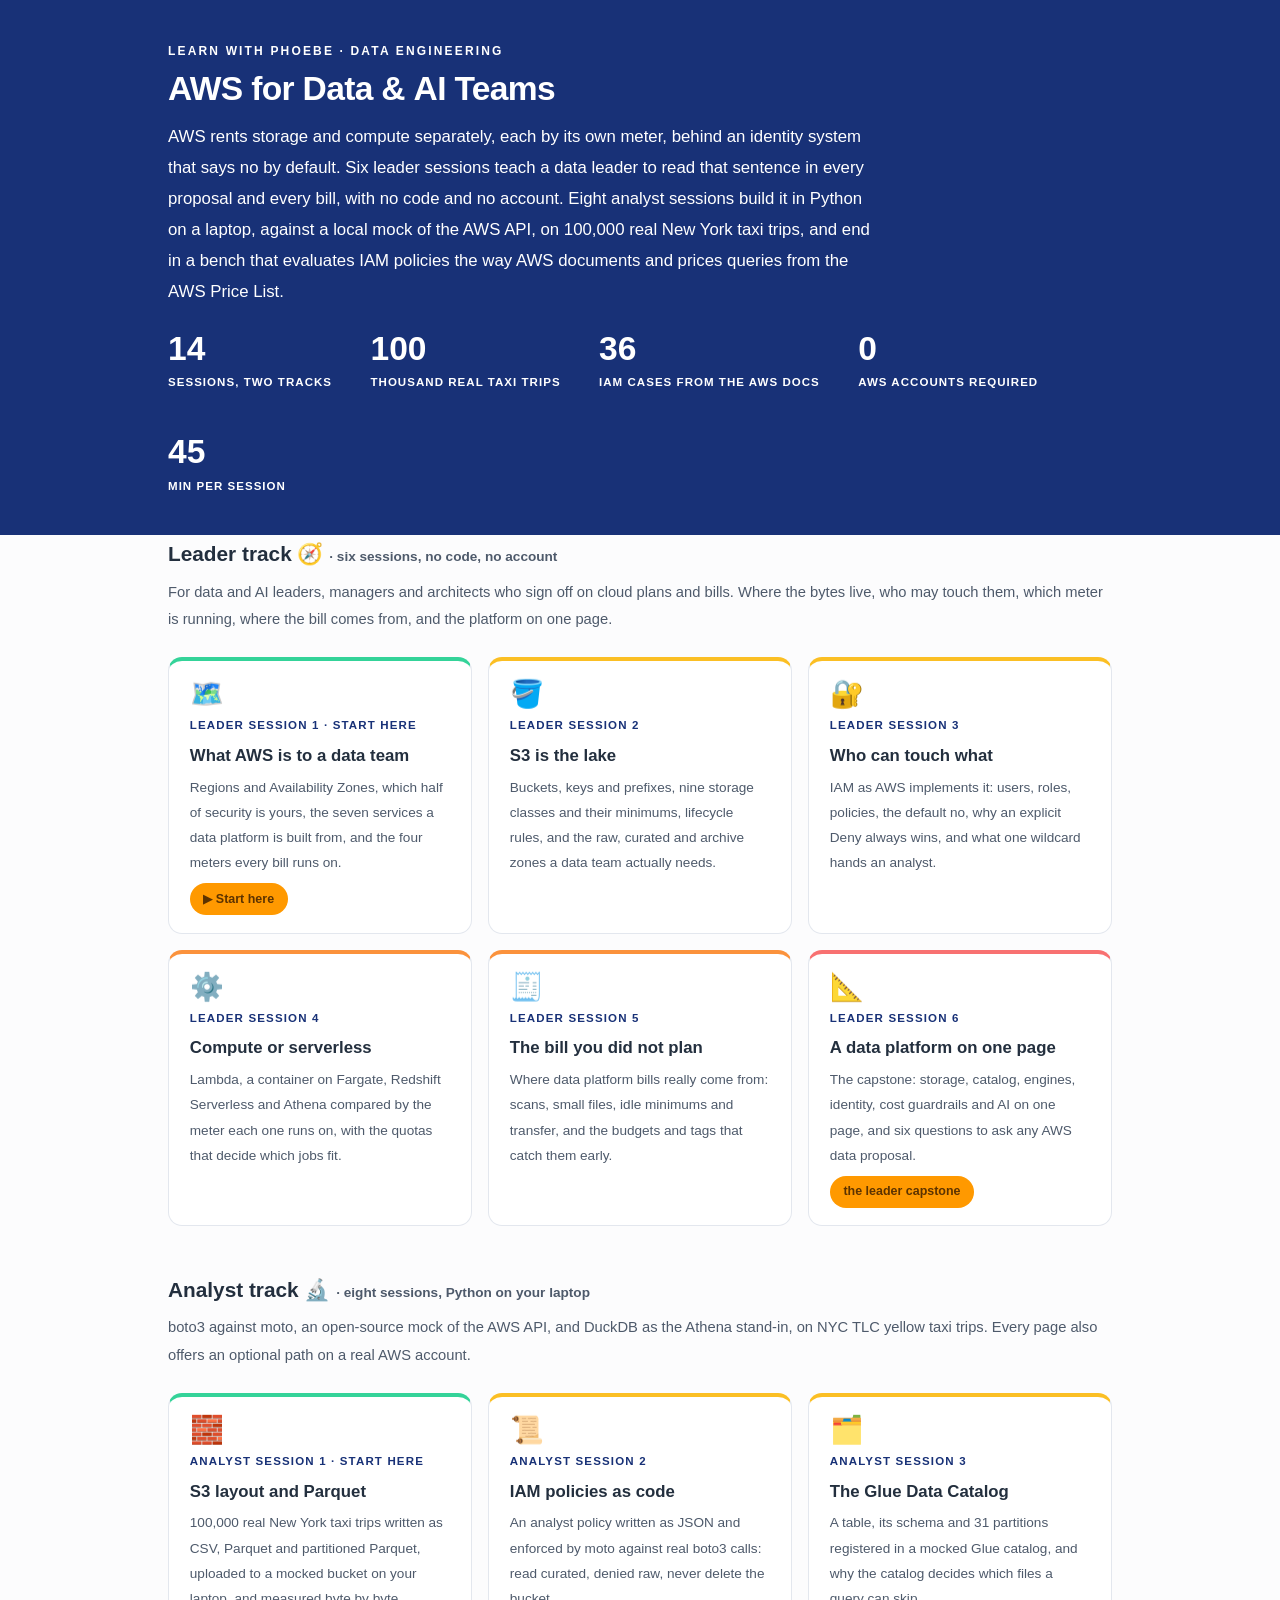
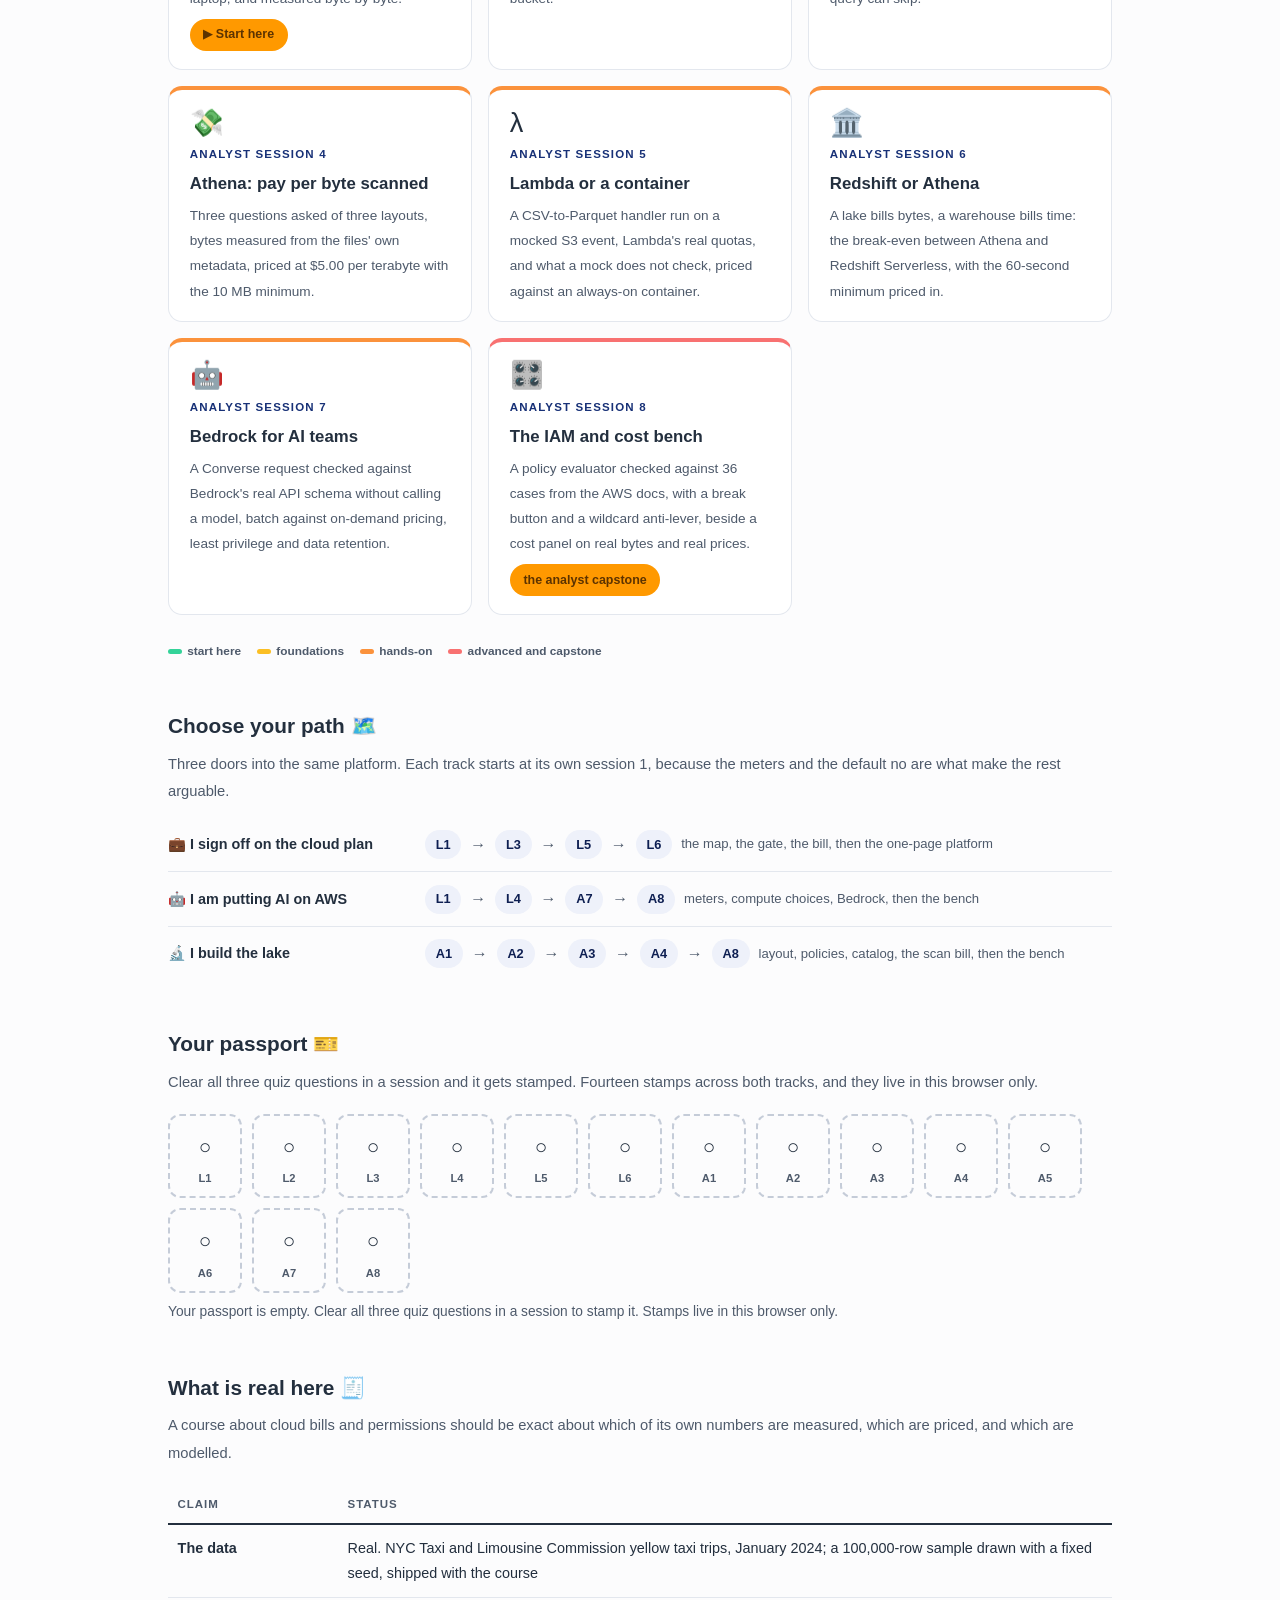
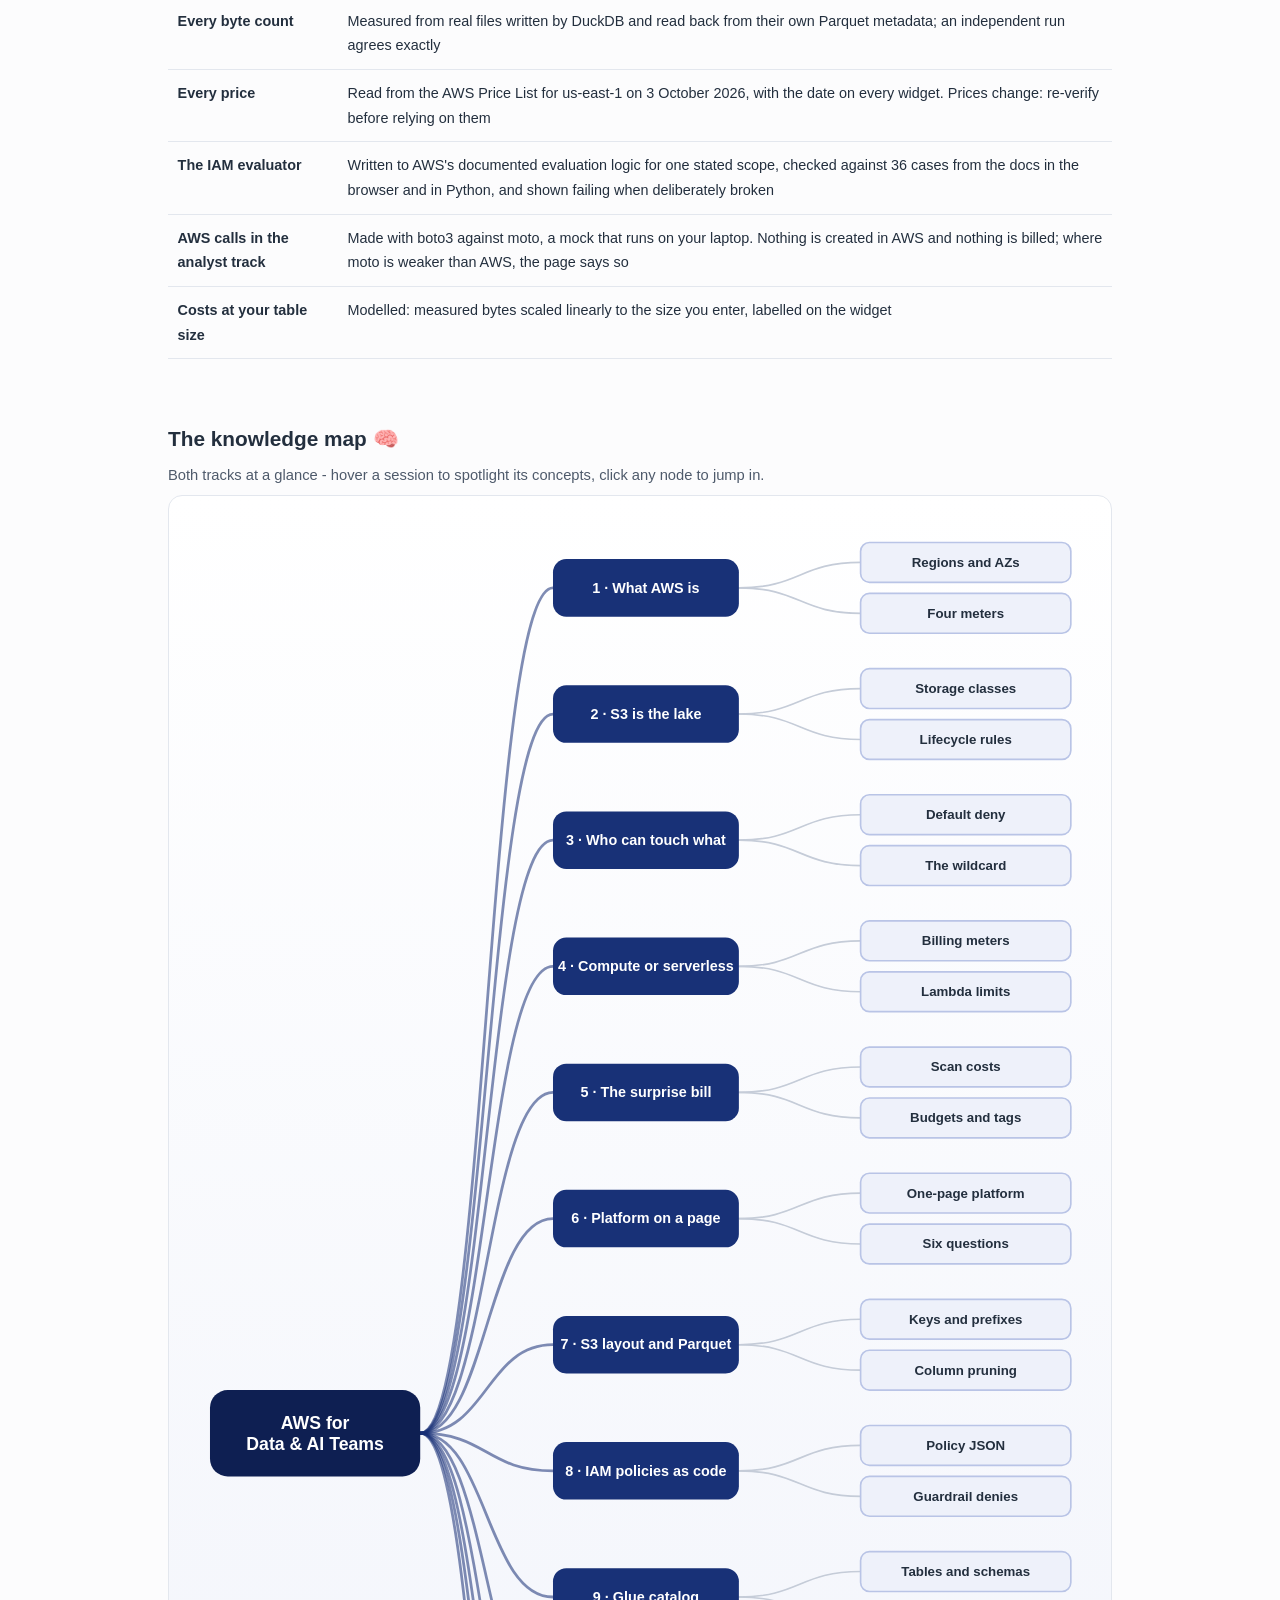
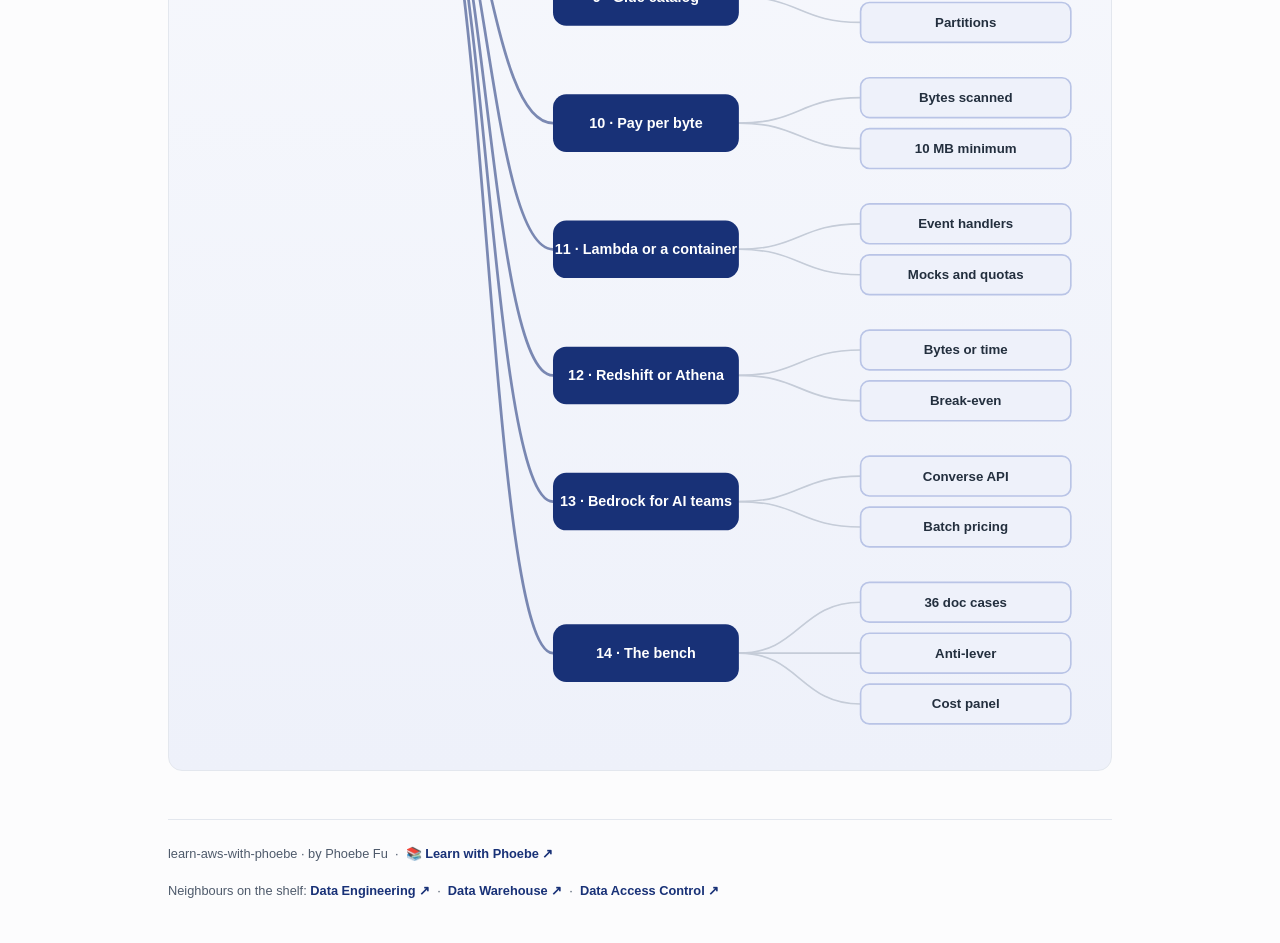
<file: index.html>
<!DOCTYPE html>
<html lang="en">
<head>
<meta charset="UTF-8">
<meta name="viewport" content="width=device-width, initial-scale=1.0">
<!-- social:start -->
<meta name="description" content="Fourteen sessions on AWS for data and AI teams: S3 as the lake, IAM as AWS implements it, compute versus serverless, Glue, Athena, Lambda, Redshift Serverless and Bedrock, ending in a bench that evaluates IAM policies against the AWS docs and prices queries on real taxi data.">
<meta property="og:type" content="website">
<meta property="og:site_name" content="Learn with Phoebe">
<meta property="og:title" content="AWS for Data &amp; AI Teams - Learn with Phoebe">
<meta property="og:description" content="Storing a terabyte in S3 costs $23.55 a month. Scanning it as CSV 100 times a day costs $15,000. One wildcard takes an analyst from 7 to 22 of 24 actions.">
<meta property="og:url" content="https://phoebefu6.github.io/learn-aws-with-phoebe/">
<meta property="og:image" content="https://phoebefu6.github.io/learn-aws-with-phoebe/assets/og-cover.png">
<meta name="twitter:card" content="summary_large_image">
<meta name="twitter:title" content="AWS for Data &amp; AI Teams - Learn with Phoebe">
<meta name="twitter:description" content="S3, IAM, Athena, Lambda, Redshift and Bedrock for data teams, with a bench on real bytes and real prices.">
<meta name="twitter:image" content="https://phoebefu6.github.io/learn-aws-with-phoebe/assets/og-cover.png">
<!-- social:end -->
<title>AWS for Data &amp; AI Teams - Learn with Phoebe</title>
<link rel="stylesheet" href="assets/style.css?v=22">
<style>

  .stats-row { display: flex; gap: 2.4rem; margin-top: 1.5rem; flex-wrap: wrap; }
  .stat b { display: block; font-size: 2.1rem; font-weight: 800; line-height: 1.05; font-variant-numeric: tabular-nums; }
  .stat span { font-size: .72rem; opacity: 1; text-transform: uppercase; letter-spacing: .09em; font-weight: 600; }

  .course-grid { display: grid; grid-template-columns: repeat(auto-fit, minmax(17rem, 1fr)); gap: 1rem; margin-top: 1.5rem; }
  .course-card {
    border: 1px solid var(--hairline);
    border-top: 4px solid var(--diff, var(--indigo));
    border-radius: var(--radius);
    padding: 1.2rem 1.3rem 1.1rem;
    display: flex;
    flex-direction: column;
    gap: .5rem;
    text-decoration: none;
    color: var(--ink);
    background: #fff;
    transition: box-shadow .15s ease, border-color .15s ease, transform .15s ease;
    position: relative;
  }
  .course-card:hover { border-color: var(--indigo-soft); border-top-color: var(--diff, var(--indigo)); box-shadow: 0 8px 28px rgba(var(--shadow-rgb),.16); transform: translateY(-3px); }
  .course-card .cicon { font-size: 1.7rem; line-height: 1; }
  .course-card .cnum { font-size: .72rem; font-weight: 700; color: var(--indigo); text-transform: uppercase; letter-spacing: .1em; }
  .course-card h3 { font-size: 1.05rem; font-weight: 800; line-height: 1.3; }
  .course-card p { font-size: .85rem; color: var(--muted); flex: 1; }
  .course-card .meta { display: flex; gap: .4rem; flex-wrap: wrap; }

  .diff-legend { display: flex; gap: 1rem; margin-top: 1.6rem; font-size: .74rem; color: var(--muted); font-weight: 600; flex-wrap: wrap; }
  .diff-legend i { display: inline-block; width: .85rem; height: .35rem; border-radius: 999px; margin-right: .35rem; vertical-align: middle; }

  .paths { margin-top: 2.6rem; }
  .paths h2 { font-size: 1.3rem; font-weight: 800; margin-bottom: .3rem; }
  .paths .plede { color: var(--muted); font-size: .92rem; margin-bottom: .8rem; }
  .path { display: flex; gap: .55rem; align-items: center; padding: .75rem 0; border-bottom: .5px solid var(--hairline); flex-wrap: wrap; }
  .path:last-child { border-bottom: none; }
  .path b { min-width: 15.5rem; font-size: .9rem; }
  .path .pstep { background: var(--indigo-50); color: var(--indigo-deep); border-radius: 999px; padding: .16rem .68rem; font-weight: 700; font-size: .8rem; text-decoration: none; transition: all .12s ease; }
  .path .pstep:hover { background: var(--indigo); color: #fff; }
  .path .parr { color: var(--muted); font-weight: 700; }

  .mm-section { margin-top: 1.6rem; }
  .mm-section h2 { font-size: 1.3rem; font-weight: 800; margin-bottom: .2rem; }
  .mm-section .mm-lede { color: var(--muted); font-size: .92rem; margin-bottom: .4rem; }
  .mm-wrap { border: 1px solid var(--hairline); border-radius: var(--radius); background: linear-gradient(180deg, #fff, var(--indigo-50)); padding: .6rem; overflow-x: auto; }
  .mm-svg { width: 100%; height: auto; display: block; max-width: 60rem; margin: 0 auto; min-width: 34rem; }
  .mm-link { cursor: pointer; text-decoration: none; }
  .mm-node rect { transition: opacity .15s ease, filter .15s ease; }
  .mm-node text { pointer-events: none; }
  .mm-link:hover .mm-node rect { filter: brightness(1.06); }
  .mm-edge { transition: opacity .15s ease; }
</style>

</head>
<body>

<header class="masthead">
  <div class="wrap">
    <div class="eyebrow">Learn with Phoebe · Data Engineering</div>
    <h1>AWS for <span class="accent">Data &amp; AI Teams</span></h1>
    <p class="sub">AWS rents storage and compute separately, each by its own meter, behind an identity system that says no by default. Six leader sessions teach a data leader to read that sentence in every proposal and every bill, with no code and no account. Eight analyst sessions build it in Python on a laptop, against a local mock of the AWS API, on 100,000 real New York taxi trips, and end in a bench that evaluates IAM policies the way AWS documents and prices queries from the AWS Price List.</p>
    <div class="stats-row">
      <div class="stat"><b data-count="14">14</b><span>sessions, two tracks</span></div>
      <div class="stat"><b data-count="100">100</b><span>thousand real taxi trips</span></div>
      <div class="stat"><b data-count="36">36</b><span>IAM cases from the AWS docs</span></div>
      <div class="stat"><b data-count="0">0</b><span>AWS accounts required</span></div>
      <div class="stat"><b data-count="45">45</b><span>min per session</span></div>
    </div>
  </div>
</header>

<main class="wrap">

  <section class="section">
    <div class="paths" style="margin-top:0">
      <h2>Leader track 🧭 <span style="font-size:.85rem;font-weight:600;color:var(--muted)">· six sessions, no code, no account</span></h2>
      <p class="plede">For data and AI leaders, managers and architects who sign off on cloud plans and bills. Where the bytes live, who may touch them, which meter is running, where the bill comes from, and the platform on one page.</p>
    </div>

    <div class="course-grid">
      <a class="course-card" href="courses/a1-what-aws-is-to-a-data-team.html" style="--diff:#34D399">
        <span class="cicon">🗺️</span>
        <span class="cnum">Leader session 1 · start here</span>
        <h3>What AWS is to a data team</h3>
        <p>Regions and Availability Zones, which half of security is yours, the seven services a data platform is built from, and the four meters every bill runs on.</p>
        <span class="meta"><span class="pill amber">▶ Start here</span></span>
      </a>
      <a class="course-card" href="courses/a2-s3-is-the-lake.html" style="--diff:#FBBF24">
        <span class="cicon">🪣</span>
        <span class="cnum">Leader session 2</span>
        <h3>S3 is the lake</h3>
        <p>Buckets, keys and prefixes, nine storage classes and their minimums, lifecycle rules, and the raw, curated and archive zones a data team actually needs.</p>
      </a>
      <a class="course-card" href="courses/a3-who-can-touch-what.html" style="--diff:#FBBF24">
        <span class="cicon">🔐</span>
        <span class="cnum">Leader session 3</span>
        <h3>Who can touch what</h3>
        <p>IAM as AWS implements it: users, roles, policies, the default no, why an explicit Deny always wins, and what one wildcard hands an analyst.</p>
      </a>
      <a class="course-card" href="courses/a4-compute-or-serverless.html" style="--diff:#FB923C">
        <span class="cicon">⚙️</span>
        <span class="cnum">Leader session 4</span>
        <h3>Compute or serverless</h3>
        <p>Lambda, a container on Fargate, Redshift Serverless and Athena compared by the meter each one runs on, with the quotas that decide which jobs fit.</p>
      </a>
      <a class="course-card" href="courses/a5-the-bill-you-did-not-plan.html" style="--diff:#FB923C">
        <span class="cicon">🧾</span>
        <span class="cnum">Leader session 5</span>
        <h3>The bill you did not plan</h3>
        <p>Where data platform bills really come from: scans, small files, idle minimums and transfer, and the budgets and tags that catch them early.</p>
      </a>
      <a class="course-card" href="courses/a6-a-data-platform-on-one-page.html" style="--diff:#F87171">
        <span class="cicon">📐</span>
        <span class="cnum">Leader session 6</span>
        <h3>A data platform on one page</h3>
        <p>The capstone: storage, catalog, engines, identity, cost guardrails and AI on one page, and six questions to ask any AWS data proposal.</p>
        <span class="meta"><span class="pill amber">the leader capstone</span></span>
      </a>
    </div>
  </section>

  <section class="section">
    <div class="paths" style="margin-top:0">
      <h2>Analyst track 🔬 <span style="font-size:.85rem;font-weight:600;color:var(--muted)">· eight sessions, Python on your laptop</span></h2>
      <p class="plede">boto3 against moto, an open-source mock of the AWS API, and DuckDB as the Athena stand-in, on NYC TLC yellow taxi trips. Every page also offers an optional path on a real AWS account.</p>
    </div>

    <div class="course-grid">
      <a class="course-card" href="courses/b1-s3-layout-and-parquet.html" style="--diff:#34D399">
        <span class="cicon">🧱</span>
        <span class="cnum">Analyst session 1 · start here</span>
        <h3>S3 layout and Parquet</h3>
        <p>100,000 real New York taxi trips written as CSV, Parquet and partitioned Parquet, uploaded to a mocked bucket on your laptop, and measured byte by byte.</p>
        <span class="meta"><span class="pill amber">▶ Start here</span></span>
      </a>
      <a class="course-card" href="courses/b2-iam-policies-as-code.html" style="--diff:#FBBF24">
        <span class="cicon">📜</span>
        <span class="cnum">Analyst session 2</span>
        <h3>IAM policies as code</h3>
        <p>An analyst policy written as JSON and enforced by moto against real boto3 calls: read curated, denied raw, never delete the bucket.</p>
      </a>
      <a class="course-card" href="courses/b3-the-glue-catalog.html" style="--diff:#FBBF24">
        <span class="cicon">🗂️</span>
        <span class="cnum">Analyst session 3</span>
        <h3>The Glue Data Catalog</h3>
        <p>A table, its schema and 31 partitions registered in a mocked Glue catalog, and why the catalog decides which files a query can skip.</p>
      </a>
      <a class="course-card" href="courses/b4-athena-pay-per-byte.html" style="--diff:#FB923C">
        <span class="cicon">💸</span>
        <span class="cnum">Analyst session 4</span>
        <h3>Athena: pay per byte scanned</h3>
        <p>Three questions asked of three layouts, bytes measured from the files&#x27; own metadata, priced at $5.00 per terabyte with the 10 MB minimum.</p>
      </a>
      <a class="course-card" href="courses/b5-lambda-or-a-container.html" style="--diff:#FB923C">
        <span class="cicon">λ</span>
        <span class="cnum">Analyst session 5</span>
        <h3>Lambda or a container</h3>
        <p>A CSV-to-Parquet handler run on a mocked S3 event, Lambda&#x27;s real quotas, and what a mock does not check, priced against an always-on container.</p>
      </a>
      <a class="course-card" href="courses/b6-redshift-or-athena.html" style="--diff:#FB923C">
        <span class="cicon">🏛️</span>
        <span class="cnum">Analyst session 6</span>
        <h3>Redshift or Athena</h3>
        <p>A lake bills bytes, a warehouse bills time: the break-even between Athena and Redshift Serverless, with the 60-second minimum priced in.</p>
      </a>
      <a class="course-card" href="courses/b7-bedrock-for-ai-teams.html" style="--diff:#FB923C">
        <span class="cicon">🤖</span>
        <span class="cnum">Analyst session 7</span>
        <h3>Bedrock for AI teams</h3>
        <p>A Converse request checked against Bedrock&#x27;s real API schema without calling a model, batch against on-demand pricing, least privilege and data retention.</p>
      </a>
      <a class="course-card" href="courses/b8-the-iam-and-cost-bench.html" style="--diff:#F87171">
        <span class="cicon">🎛️</span>
        <span class="cnum">Analyst session 8</span>
        <h3>The IAM and cost bench</h3>
        <p>A policy evaluator checked against 36 cases from the AWS docs, with a break button and a wildcard anti-lever, beside a cost panel on real bytes and real prices.</p>
        <span class="meta"><span class="pill amber">the analyst capstone</span></span>
      </a>
    </div>

    <div class="diff-legend">
      <span><i style="background:#34D399"></i>start here</span>
      <span><i style="background:#FBBF24"></i>foundations</span>
      <span><i style="background:#FB923C"></i>hands-on</span>
      <span><i style="background:#F87171"></i>advanced and capstone</span>
    </div>
  </section>

  <section class="section">
    <div class="paths">
      <h2>Choose your path 🗺️</h2>
      <p class="plede">Three doors into the same platform. Each track starts at its own session 1, because the meters and the default no are what make the rest arguable.</p>
      <div class="path"><b>💼 I sign off on the cloud plan</b>
        <a class="pstep" href="courses/a1-what-aws-is-to-a-data-team.html">L1</a>
        <span class="parr">→</span>
        <a class="pstep" href="courses/a3-who-can-touch-what.html">L3</a>
        <span class="parr">→</span>
        <a class="pstep" href="courses/a5-the-bill-you-did-not-plan.html">L5</a>
        <span class="parr">→</span>
        <a class="pstep" href="courses/a6-a-data-platform-on-one-page.html">L6</a>
        <span style="font-size:.82rem;color:var(--muted)">the map, the gate, the bill, then the one-page platform</span>
      </div>
      <div class="path"><b>🤖 I am putting AI on AWS</b>
        <a class="pstep" href="courses/a1-what-aws-is-to-a-data-team.html">L1</a>
        <span class="parr">→</span>
        <a class="pstep" href="courses/a4-compute-or-serverless.html">L4</a>
        <span class="parr">→</span>
        <a class="pstep" href="courses/b7-bedrock-for-ai-teams.html">A7</a>
        <span class="parr">→</span>
        <a class="pstep" href="courses/b8-the-iam-and-cost-bench.html">A8</a>
        <span style="font-size:.82rem;color:var(--muted)">meters, compute choices, Bedrock, then the bench</span>
      </div>
      <div class="path"><b>🔬 I build the lake</b>
        <a class="pstep" href="courses/b1-s3-layout-and-parquet.html">A1</a>
        <span class="parr">→</span>
        <a class="pstep" href="courses/b2-iam-policies-as-code.html">A2</a>
        <span class="parr">→</span>
        <a class="pstep" href="courses/b3-the-glue-catalog.html">A3</a>
        <span class="parr">→</span>
        <a class="pstep" href="courses/b4-athena-pay-per-byte.html">A4</a>
        <span class="parr">→</span>
        <a class="pstep" href="courses/b8-the-iam-and-cost-bench.html">A8</a>
        <span style="font-size:.82rem;color:var(--muted)">layout, policies, catalog, the scan bill, then the bench</span>
      </div>
    </div>
  </section>

  <section class="section">
    <div class="paths" style="margin-top:0">
      <h2>Your passport 🎫</h2>
      <p class="plede">Clear all three quiz questions in a session and it gets stamped. Fourteen stamps across both tracks, and they live in this browser only.</p>
    </div>
    <div class="pp-strip"></div>
  </section>

  <section class="section">
    <div class="paths" style="margin-top:0">
      <h2>What is real here 🧾</h2>
      <p class="plede">A course about cloud bills and permissions should be exact about which of its own numbers are measured, which are priced, and which are modelled.</p>
    </div>
    <table class="clean">
      <tr><th>Claim</th><th>Status</th></tr>
      <tr><td>The data</td><td>Real. NYC Taxi and Limousine Commission yellow taxi trips, January 2024; a 100,000-row sample drawn with a fixed seed, shipped with the course</td></tr>
      <tr><td>Every byte count</td><td>Measured from real files written by DuckDB and read back from their own Parquet metadata; an independent run agrees exactly</td></tr>
      <tr><td>Every price</td><td>Read from the AWS Price List for us-east-1 on 3 October 2026, with the date on every widget. Prices change: re-verify before relying on them</td></tr>
      <tr><td>The IAM evaluator</td><td>Written to AWS's documented evaluation logic for one stated scope, checked against 36 cases from the docs in the browser and in Python, and shown failing when deliberately broken</td></tr>
      <tr><td>AWS calls in the analyst track</td><td>Made with boto3 against moto, a mock that runs on your laptop. Nothing is created in AWS and nothing is billed; where moto is weaker than AWS, the page says so</td></tr>
      <tr><td>Costs at your table size</td><td>Modelled: measured bytes scaled linearly to the size you enter, labelled on the widget</td></tr>
    </table>
  </section>

  <section class="section mm-section">
    <h2>The knowledge map 🧠</h2>
    <p class="mm-lede">Both tracks at a glance - hover a session to spotlight its concepts, click any node to jump in.</p>
    <div class="mm-wrap"><div id="mindmap"></div></div>
  </section>

  <footer class="pagefoot">
    <span>learn-aws-with-phoebe · by Phoebe Fu &nbsp;·&nbsp; 📚 <a href="https://phoebefu6.github.io/learn-with-phoebe/">Learn with Phoebe ↗</a></span>
    <span>Neighbours on the shelf: <a href="https://phoebefu6.github.io/learn-data-engineering-with-phoebe/">Data Engineering ↗</a> &nbsp;·&nbsp; <a href="https://phoebefu6.github.io/learn-data-warehouse-with-phoebe/">Data Warehouse ↗</a> &nbsp;·&nbsp; <a href="https://phoebefu6.github.io/learn-data-access-control-with-phoebe/">Data Access Control ↗</a></span>
  </footer>

</main>

<script>
window.MINDMAP_DATA = {
  "title": "AWS for\nData & AI Teams",
  "centerColor": "#0E1F52",
  "sessions": [
    {
      "label": "What AWS is",
      "href": "courses/a1-what-aws-is-to-a-data-team.html",
      "color": "#34D399",
      "concepts": [
        {
          "label": "Regions and AZs",
          "href": "courses/a1-what-aws-is-to-a-data-team.html"
        },
        {
          "label": "Four meters",
          "href": "courses/a1-what-aws-is-to-a-data-team.html"
        }
      ]
    },
    {
      "label": "S3 is the lake",
      "href": "courses/a2-s3-is-the-lake.html",
      "color": "#FBBF24",
      "concepts": [
        {
          "label": "Storage classes",
          "href": "courses/a2-s3-is-the-lake.html"
        },
        {
          "label": "Lifecycle rules",
          "href": "courses/a2-s3-is-the-lake.html"
        }
      ]
    },
    {
      "label": "Who can touch what",
      "href": "courses/a3-who-can-touch-what.html",
      "color": "#FBBF24",
      "concepts": [
        {
          "label": "Default deny",
          "href": "courses/a3-who-can-touch-what.html"
        },
        {
          "label": "The wildcard",
          "href": "courses/a3-who-can-touch-what.html"
        }
      ]
    },
    {
      "label": "Compute or serverless",
      "href": "courses/a4-compute-or-serverless.html",
      "color": "#FB923C",
      "concepts": [
        {
          "label": "Billing meters",
          "href": "courses/a4-compute-or-serverless.html"
        },
        {
          "label": "Lambda limits",
          "href": "courses/a4-compute-or-serverless.html"
        }
      ]
    },
    {
      "label": "The surprise bill",
      "href": "courses/a5-the-bill-you-did-not-plan.html",
      "color": "#FB923C",
      "concepts": [
        {
          "label": "Scan costs",
          "href": "courses/a5-the-bill-you-did-not-plan.html"
        },
        {
          "label": "Budgets and tags",
          "href": "courses/a5-the-bill-you-did-not-plan.html"
        }
      ]
    },
    {
      "label": "Platform on a page",
      "href": "courses/a6-a-data-platform-on-one-page.html",
      "color": "#F87171",
      "concepts": [
        {
          "label": "One-page platform",
          "href": "courses/a6-a-data-platform-on-one-page.html"
        },
        {
          "label": "Six questions",
          "href": "courses/a6-a-data-platform-on-one-page.html"
        }
      ]
    },
    {
      "label": "S3 layout and Parquet",
      "href": "courses/b1-s3-layout-and-parquet.html",
      "color": "#34D399",
      "concepts": [
        {
          "label": "Keys and prefixes",
          "href": "courses/b1-s3-layout-and-parquet.html"
        },
        {
          "label": "Column pruning",
          "href": "courses/b1-s3-layout-and-parquet.html"
        }
      ]
    },
    {
      "label": "IAM policies as code",
      "href": "courses/b2-iam-policies-as-code.html",
      "color": "#FBBF24",
      "concepts": [
        {
          "label": "Policy JSON",
          "href": "courses/b2-iam-policies-as-code.html"
        },
        {
          "label": "Guardrail denies",
          "href": "courses/b2-iam-policies-as-code.html"
        }
      ]
    },
    {
      "label": "Glue catalog",
      "href": "courses/b3-the-glue-catalog.html",
      "color": "#FBBF24",
      "concepts": [
        {
          "label": "Tables and schemas",
          "href": "courses/b3-the-glue-catalog.html"
        },
        {
          "label": "Partitions",
          "href": "courses/b3-the-glue-catalog.html"
        }
      ]
    },
    {
      "label": "Pay per byte",
      "href": "courses/b4-athena-pay-per-byte.html",
      "color": "#FB923C",
      "concepts": [
        {
          "label": "Bytes scanned",
          "href": "courses/b4-athena-pay-per-byte.html"
        },
        {
          "label": "10 MB minimum",
          "href": "courses/b4-athena-pay-per-byte.html"
        }
      ]
    },
    {
      "label": "Lambda or a container",
      "href": "courses/b5-lambda-or-a-container.html",
      "color": "#FB923C",
      "concepts": [
        {
          "label": "Event handlers",
          "href": "courses/b5-lambda-or-a-container.html"
        },
        {
          "label": "Mocks and quotas",
          "href": "courses/b5-lambda-or-a-container.html"
        }
      ]
    },
    {
      "label": "Redshift or Athena",
      "href": "courses/b6-redshift-or-athena.html",
      "color": "#FB923C",
      "concepts": [
        {
          "label": "Bytes or time",
          "href": "courses/b6-redshift-or-athena.html"
        },
        {
          "label": "Break-even",
          "href": "courses/b6-redshift-or-athena.html"
        }
      ]
    },
    {
      "label": "Bedrock for AI teams",
      "href": "courses/b7-bedrock-for-ai-teams.html",
      "color": "#FB923C",
      "concepts": [
        {
          "label": "Converse API",
          "href": "courses/b7-bedrock-for-ai-teams.html"
        },
        {
          "label": "Batch pricing",
          "href": "courses/b7-bedrock-for-ai-teams.html"
        }
      ]
    },
    {
      "label": "The bench",
      "href": "courses/b8-the-iam-and-cost-bench.html",
      "color": "#F87171",
      "concepts": [
        {
          "label": "36 doc cases",
          "href": "courses/b8-the-iam-and-cost-bench.html"
        },
        {
          "label": "Anti-lever",
          "href": "courses/b8-the-iam-and-cost-bench.html"
        },
        {
          "label": "Cost panel",
          "href": "courses/b8-the-iam-and-cost-bench.html"
        }
      ]
    }
  ]
};
</script>
<script src="assets/app.js?v=19"></script>
<script src="assets/mindmap.js?v=1"></script>
</body>
</html>
</file>
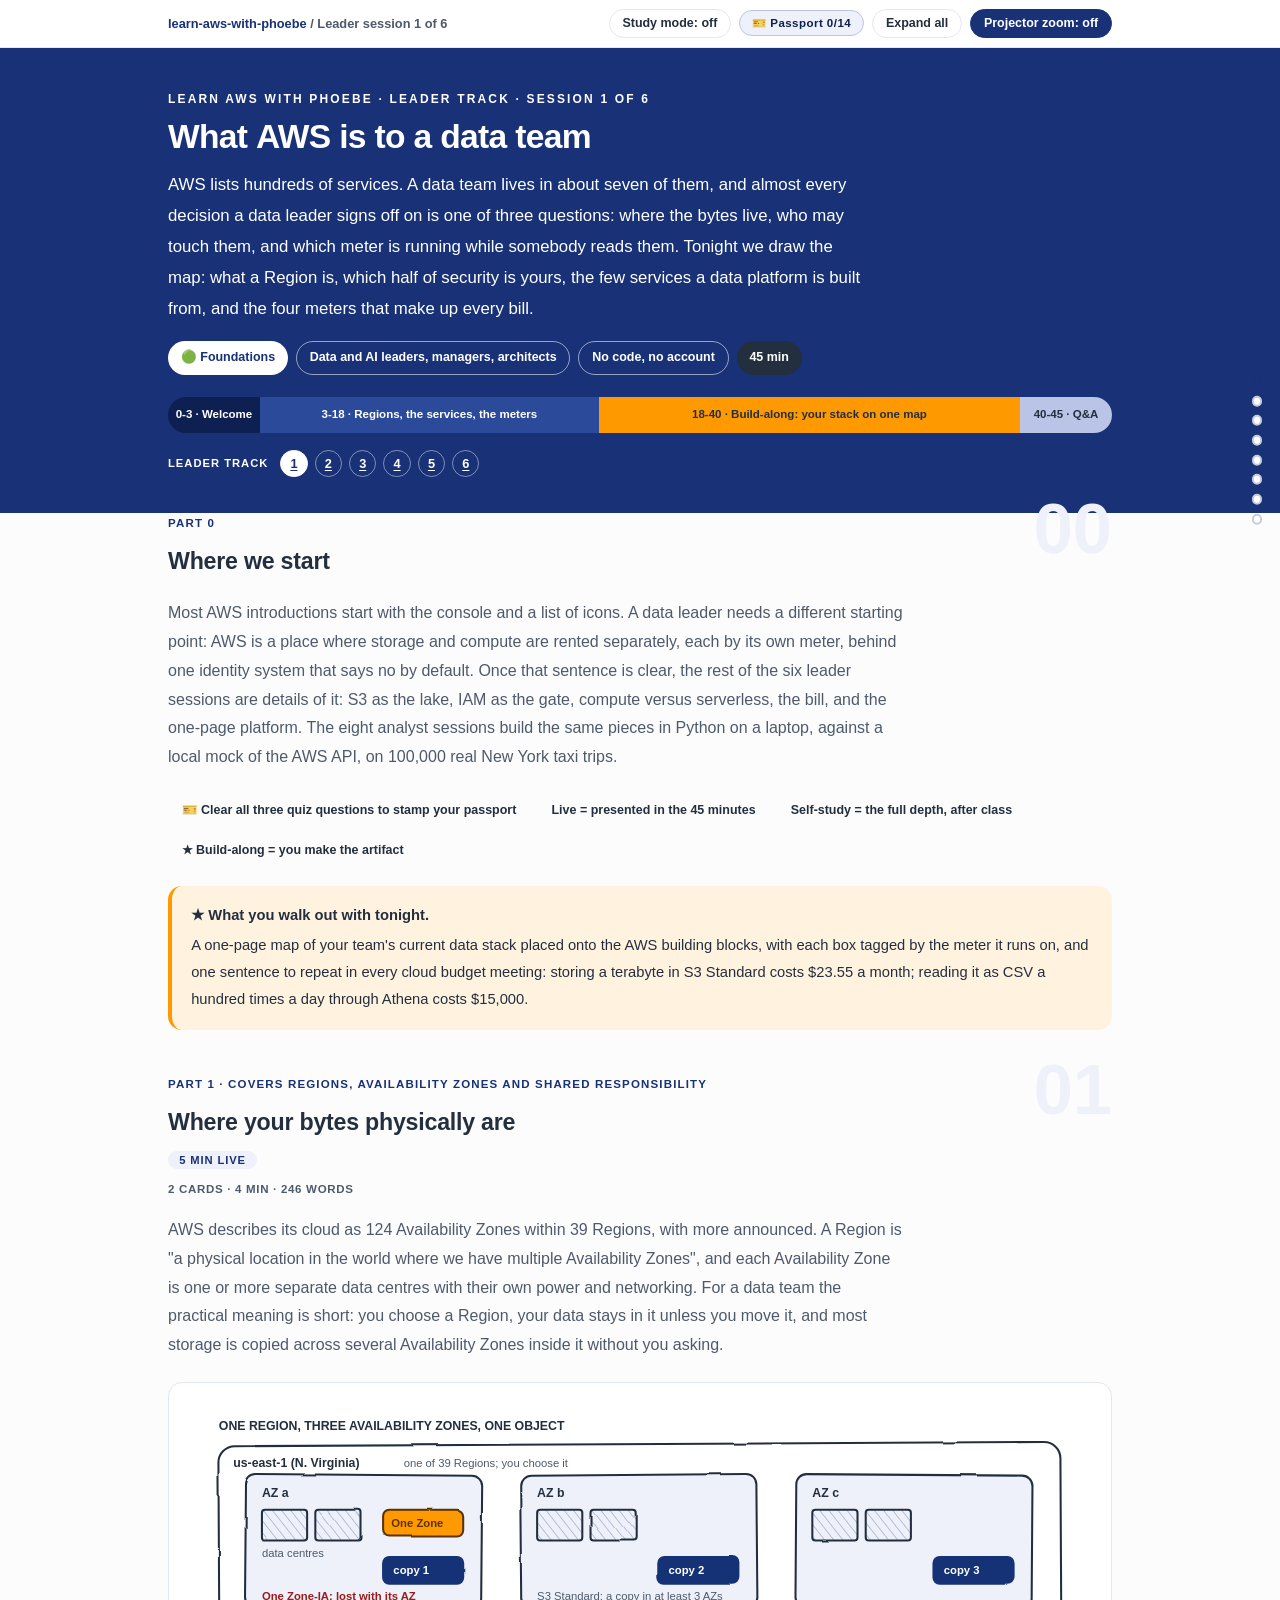
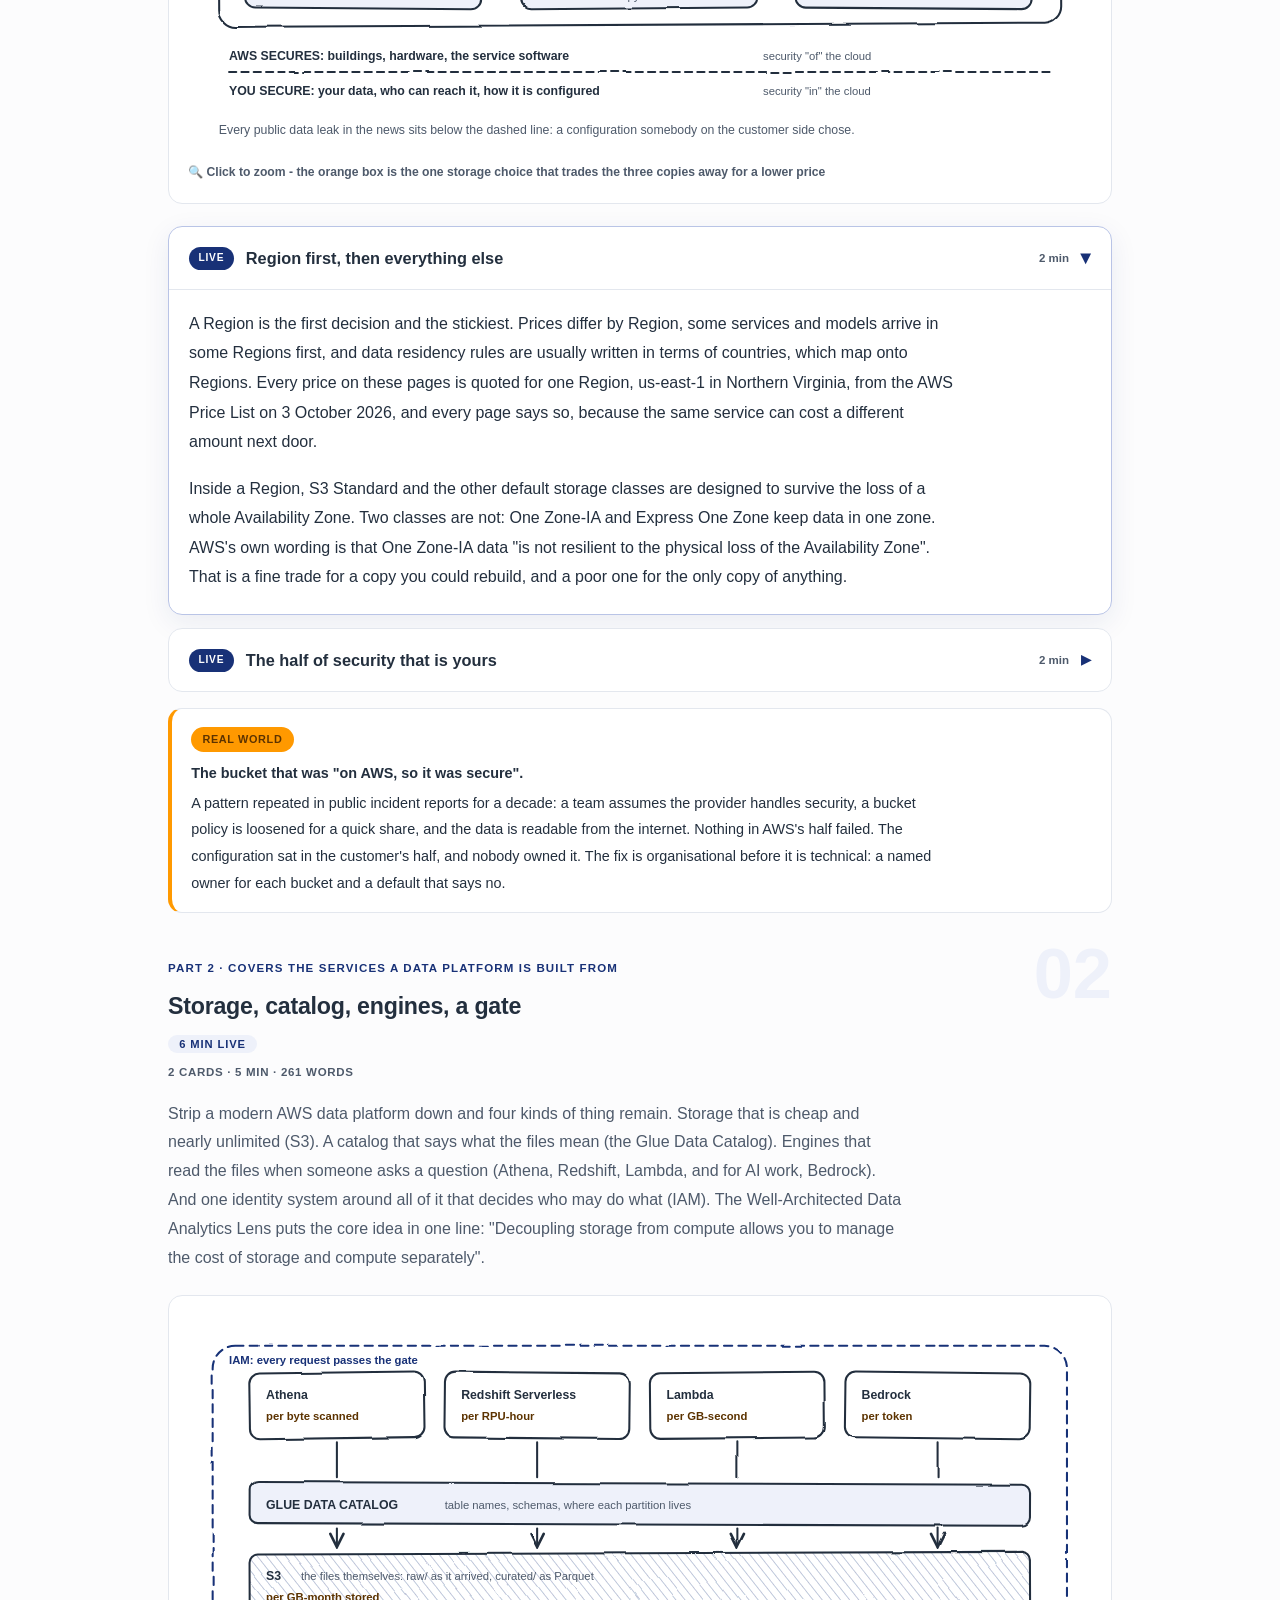
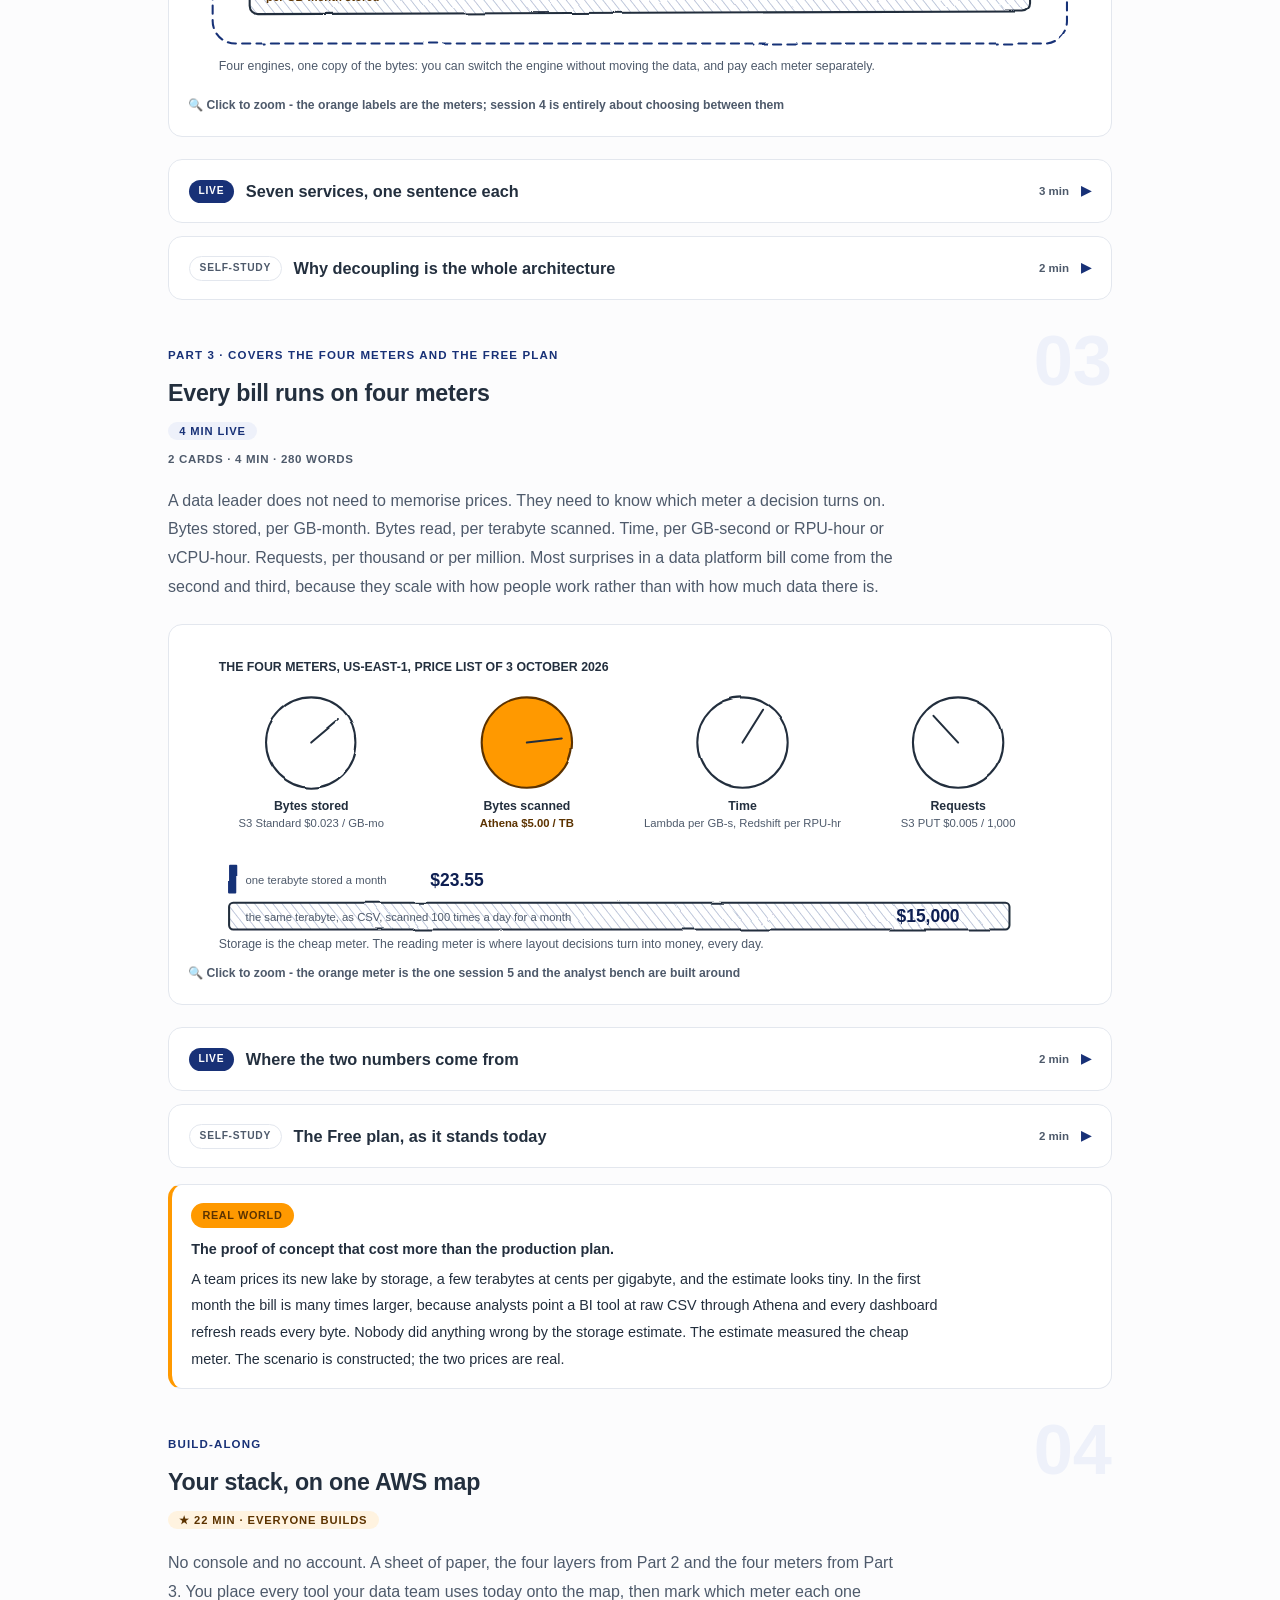
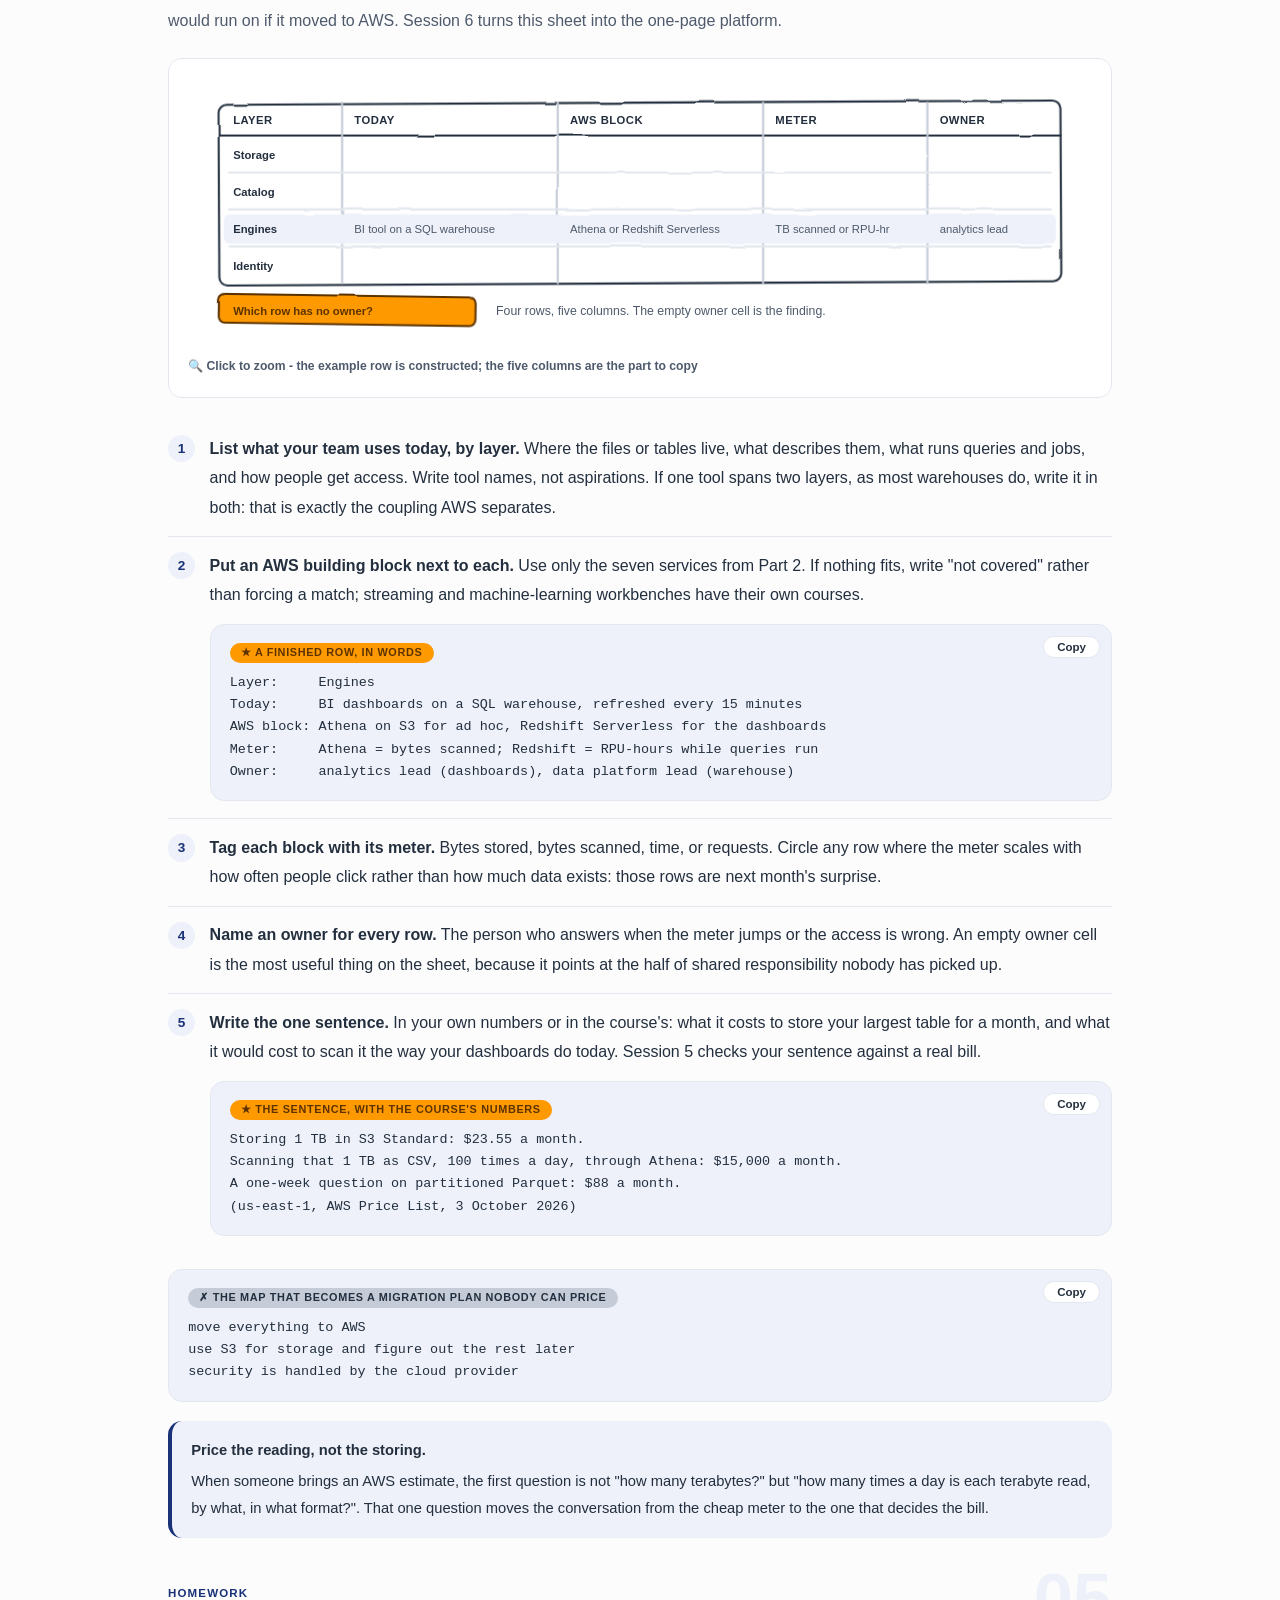
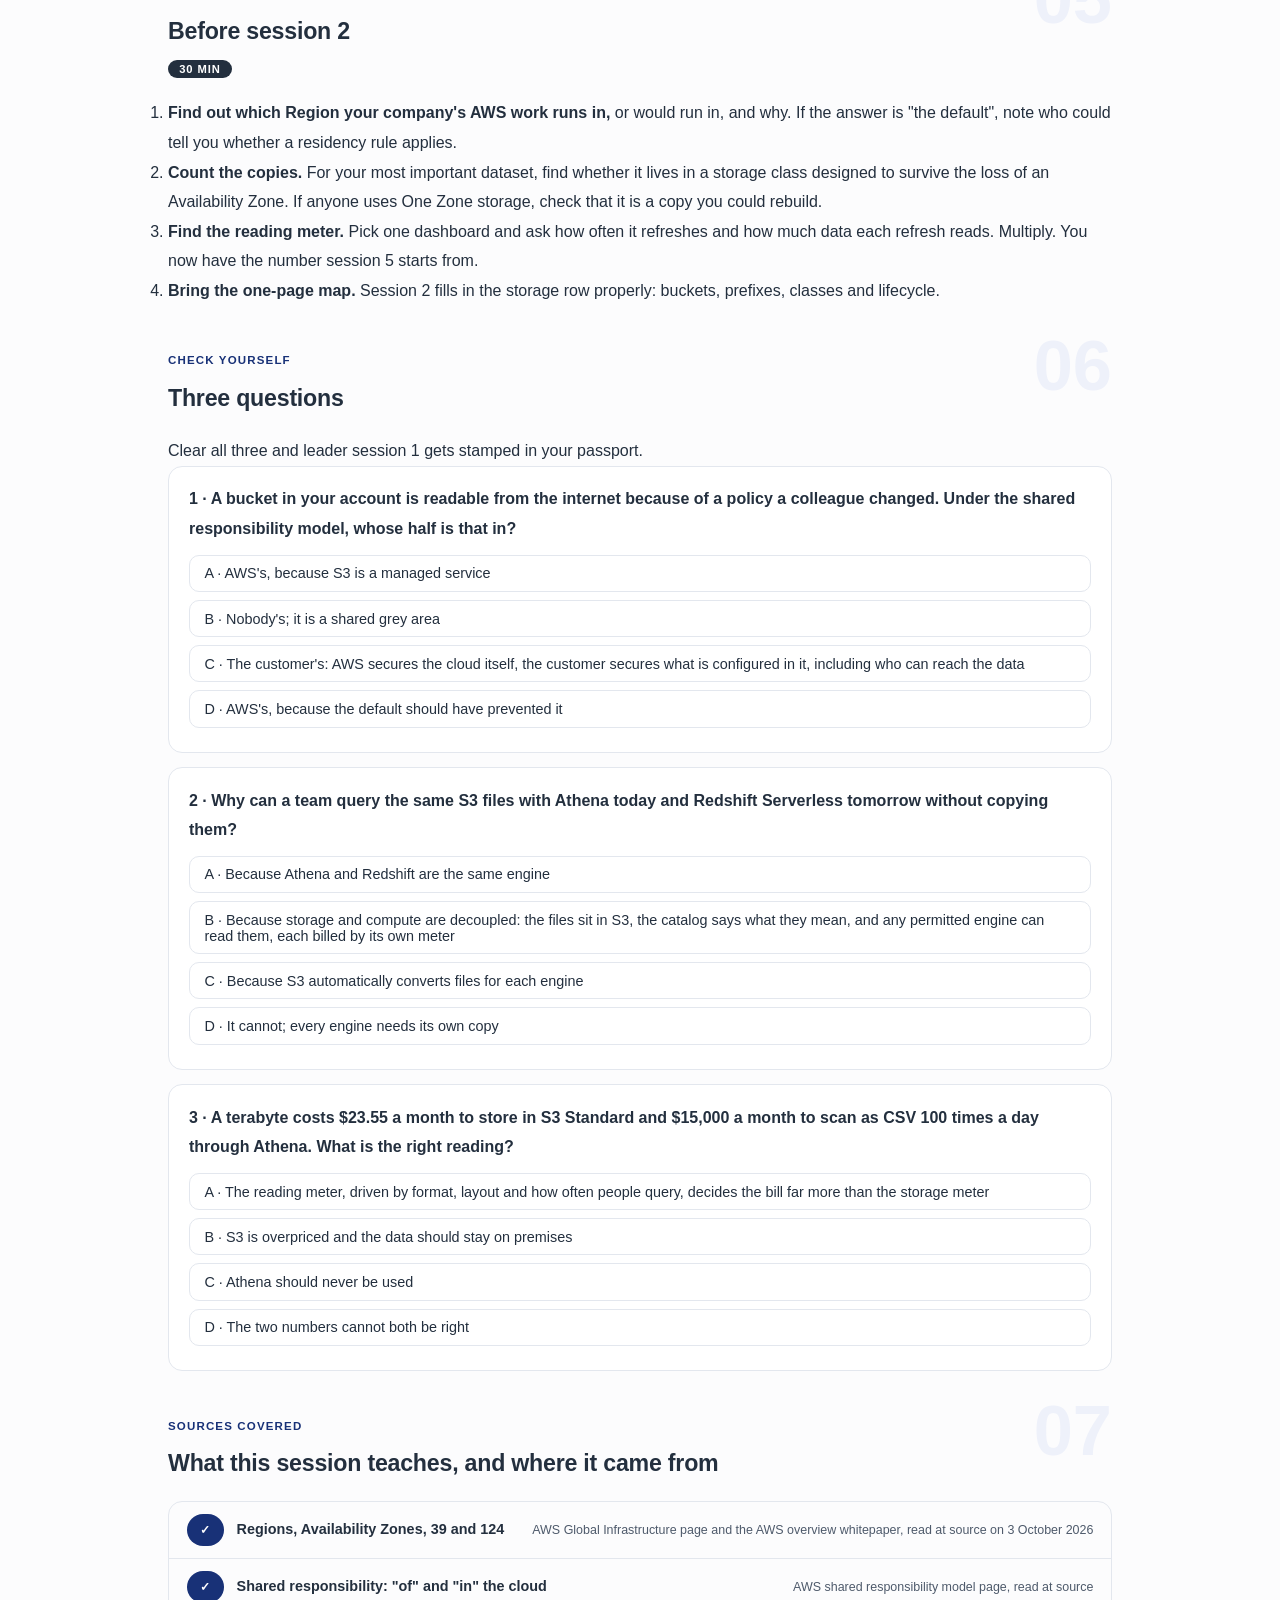
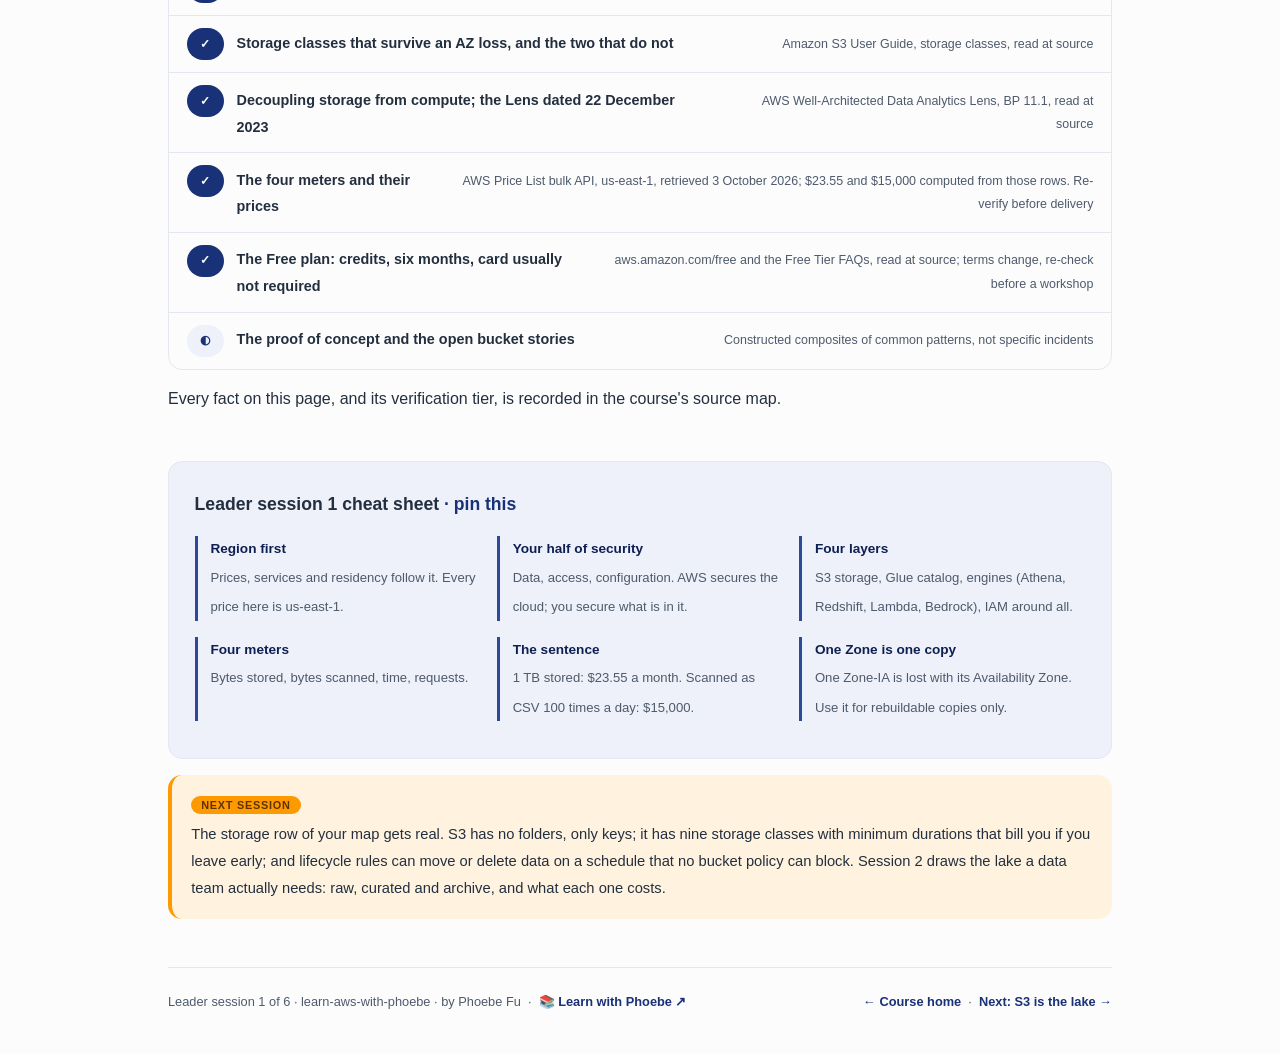
<file: courses/a1-what-aws-is-to-a-data-team.html>
<!DOCTYPE html>
<html lang="en">
<head>
<meta charset="UTF-8">
<meta name="viewport" content="width=device-width, initial-scale=1.0">
<!-- social:start -->
<meta name="description" content="Leader session 1 of 6. What AWS actually is to a data team: Regions and Availability Zones, who secures what, the handful of services a data platform is built from, and the four meters every bill runs on.">
<meta property="og:type" content="article">
<meta property="og:site_name" content="Learn with Phoebe">
<meta property="og:title" content="What AWS is to a data team - learn aws with phoebe">
<meta property="og:description" content="Leader session 1 of 6. Storing a terabyte in S3 costs $23.55 a month. Scanning it as CSV 100 times a day costs $15,000. The difference is the whole job.">
<meta property="og:url" content="https://phoebefu6.github.io/learn-aws-with-phoebe/courses/a1-what-aws-is-to-a-data-team.html">
<meta property="og:image" content="https://phoebefu6.github.io/learn-aws-with-phoebe/assets/og-cover.png">
<meta property="og:image:width" content="1200">
<meta property="og:image:height" content="630">
<meta name="twitter:card" content="summary_large_image">
<meta name="twitter:title" content="What AWS is to a data team - learn aws with phoebe">
<meta name="twitter:description" content="Leader session 1 of 6. Regions, shared responsibility, the data services, and the four meters.">
<meta name="twitter:image" content="https://phoebefu6.github.io/learn-aws-with-phoebe/assets/og-cover.png">
<!-- social:end -->
<title>Leader session 1 · What AWS is to a data team - learn aws with phoebe</title>
<link rel="stylesheet" href="../assets/style.css?v=21">
</head>
<body>

<div class="toolbar">
  <div class="wrap">
    <span class="crumb"><a href="../index.html">learn-aws-with-phoebe</a> / Leader session 1 of 6</span>
    <button class="btn" id="toggle-all" type="button">Expand all</button>
    <button class="btn primary" id="zoom-toggle" type="button">Projector zoom: off</button>
  </div>
</div>

<header class="masthead">
  <div class="wrap">
    <div class="eyebrow">Learn AWS with Phoebe · Leader track · Session 1 of 6</div>
    <h1>What AWS is to a <span class="accent">data team</span></h1>
    <p class="sub">AWS lists hundreds of services. A data team lives in about seven of them, and almost every decision a data leader signs off on is one of three questions: where the bytes live, who may touch them, and which meter is running while somebody reads them. Tonight we draw the map: what a Region is, which half of security is yours, the few services a data platform is built from, and the four meters that make up every bill.</p>
    <div class="chip-row">
      <span class="chip level">🟢 Foundations</span>
      <span class="chip audience">Data and AI leaders, managers, architects</span>
      <span class="chip audience">No code, no account</span>
      <span class="chip time">45 min</span>
    </div>
    <div class="agenda">
      <span class="a1" style="flex:1">0-3 · Welcome</span>
      <span class="a2" style="flex:4">3-18 · Regions, the services, the meters</span>
      <span class="a3" style="flex:5">18-40 · Build-along: your stack on one map</span>
      <span class="a4" style="flex:1">40-45 · Q&amp;A</span>
    </div>
  </div>
</header>

<main class="wrap">

  <section class="section" id="intro">
    <div class="section-kicker">
      <span class="klabel">Part 0</span>
      <h2>Where we start</h2>
    </div>
    <p class="lede">Most AWS introductions start with the console and a list of icons. A data leader needs a different starting point: AWS is a place where storage and compute are rented separately, each by its own meter, behind one identity system that says no by default. Once that sentence is clear, the rest of the six leader sessions are details of it: S3 as the lake, IAM as the gate, compute versus serverless, the bill, and the one-page platform. The eight analyst sessions build the same pieces in Python on a laptop, against a local mock of the AWS API, on 100,000 real New York taxi trips.</p>

    <div class="legend">
      <span class="pill">🎫 Clear all three quiz questions to stamp your passport</span>
      <span class="pill">Live = presented in the 45 minutes</span>
      <span class="pill">Self-study = the full depth, after class</span>
      <span class="pill">★ Build-along = you make the artifact</span>
    </div>

    <div class="callout win">
      <p><strong>★ What you walk out with tonight.</strong> A one-page map of your team's current data stack placed onto the AWS building blocks, with each box tagged by the meter it runs on, and one sentence to repeat in every cloud budget meeting: storing a terabyte in S3 Standard costs $23.55 a month; reading it as CSV a hundred times a day through Athena costs $15,000.</p>
    </div>
  </section>

  <section class="section" id="part-1">
    <div class="section-kicker">
      <span class="klabel">Part 1 · covers Regions, Availability Zones and shared responsibility</span>
      <h2>Where your bytes physically are</h2>
      <span class="tag concept">5 min live</span>
    </div>
    <p class="lede">AWS describes its cloud as 124 Availability Zones within 39 Regions, with more announced. A Region is "a physical location in the world where we have multiple Availability Zones", and each Availability Zone is one or more separate data centres with their own power and networking. For a data team the practical meaning is short: you choose a Region, your data stays in it unless you move it, and most storage is copied across several Availability Zones inside it without you asking.</p>

    <figure class="zoomable">
      <svg viewBox="0 0 880 340" xmlns="http://www.w3.org/2000/svg" role="img" aria-label="One AWS Region, us-east-1, drawn as a large outline holding three Availability Zones, each a box with two small data centre blocks. An object written to S3 Standard is drawn as three copies, one in each zone. An object in S3 One Zone-IA sits in only one zone and is marked as lost if that zone is lost. Below, a horizontal line splits responsibility: AWS secures the buildings, hardware and service software; the customer secures the data, who can access it, and how it is configured.">
        <defs>
          <filter id="a1aSk" x="-3%" y="-3%" width="106%" height="106%"><feTurbulence type="fractalNoise" baseFrequency="0.02" numOctaves="2" seed="11" result="n"/><feDisplacementMap in="SourceGraphic" in2="n" scale="2.4" xChannelSelector="R" yChannelSelector="G"/></filter>
          <pattern id="a1aHc" patternUnits="userSpaceOnUse" width="7" height="7" patternTransform="rotate(-38)"><line x1="0" y1="0" x2="0" y2="7" stroke="#183177" stroke-width="1" opacity=".5"/></pattern>
          <marker id="a1aAr" viewBox="0 0 10 10" refX="9" refY="5" markerWidth="8" markerHeight="8" orient="auto"><path d="M1 1 L9 5 L1 9" fill="none" stroke="#232F3E" stroke-width="1.6" stroke-linecap="round"/></marker>
        </defs>
        <style>
          .a1aH { font: 800 12px Inter, sans-serif; fill: #232F3E; }
          .a1aL { font: 600 12px Inter, sans-serif; fill: #232F3E; }
          .a1aS { font: 400 11px Inter, sans-serif; fill: #4E5A6B; }
          .a1aB { font: 800 11px Inter, sans-serif; fill: #5C3300; }
          .a1aW { font: 800 11px Inter, sans-serif; fill: #FFFFFF; }
          .a1aN { font: 400 12px Inter, sans-serif; fill: #4E5A6B; }
          .a1aR { font: 800 11px Inter, sans-serif; fill: #991B1B; }
        </style>

        <text class="a1aH" x="30" y="26">ONE REGION, THREE AVAILABILITY ZONES, ONE OBJECT</text>

        <g filter="url(#a1aSk)" fill="none" stroke="#232F3E" stroke-width="2" stroke-linecap="round" stroke-linejoin="round">
          <rect x="30" y="40" width="820" height="176" rx="16" transform="rotate(-0.3 440 128)" fill="#FFFFFF"/>
          <rect x="56" y="70" width="230" height="130" rx="10" transform="rotate(0.5 171 135)" fill="#EEF1FA"/>
          <rect x="324" y="70" width="230" height="130" rx="10" transform="rotate(-0.5 439 135)" fill="#EEF1FA"/>
          <rect x="592" y="70" width="230" height="130" rx="10" transform="rotate(0.4 707 135)" fill="#EEF1FA"/>
          <rect x="72" y="104" width="44" height="30" rx="3" fill="url(#a1aHc)"/>
          <rect x="124" y="104" width="44" height="30" rx="3" fill="url(#a1aHc)"/>
          <rect x="340" y="104" width="44" height="30" rx="3" fill="url(#a1aHc)"/>
          <rect x="392" y="104" width="44" height="30" rx="3" fill="url(#a1aHc)"/>
          <rect x="608" y="104" width="44" height="30" rx="3" fill="url(#a1aHc)"/>
          <rect x="660" y="104" width="44" height="30" rx="3" fill="url(#a1aHc)"/>
          <rect x="190" y="150" width="78" height="26" rx="6" fill="#183177" stroke="#183177"/>
          <rect x="458" y="150" width="78" height="26" rx="6" fill="#183177" stroke="#183177"/>
          <rect x="726" y="150" width="78" height="26" rx="6" fill="#183177" stroke="#183177"/>
          <rect x="190" y="104" width="78" height="26" rx="6" fill="#FF9900" stroke="#5C3300"/>
          <path d="M40 262 L840 262" stroke-dasharray="7 5"/>
        </g>

        <text class="a1aL" x="44" y="62">us-east-1 (N. Virginia)</text>
        <text class="a1aS" x="210" y="62">one of 39 Regions; you choose it</text>
        <text class="a1aL" x="72" y="92">AZ a</text>
        <text class="a1aL" x="340" y="92">AZ b</text>
        <text class="a1aL" x="608" y="92">AZ c</text>
        <text class="a1aS" x="72" y="150">data centres</text>
        <text class="a1aW" x="200" y="167">copy 1</text>
        <text class="a1aW" x="468" y="167">copy 2</text>
        <text class="a1aW" x="736" y="167">copy 3</text>
        <text class="a1aB" x="198" y="121">One Zone</text>
        <text class="a1aR" x="72" y="192">One Zone-IA: lost with its AZ</text>
        <text class="a1aS" x="340" y="192">S3 Standard: a copy in at least 3 AZs</text>

        <text class="a1aH" x="40" y="250">AWS SECURES: buildings, hardware, the service software</text>
        <text class="a1aH" x="40" y="284">YOU SECURE: your data, who can reach it, how it is configured</text>
        <text class="a1aS" x="560" y="250">security "of" the cloud</text>
        <text class="a1aS" x="560" y="284">security "in" the cloud</text>

        <text class="a1aN" x="30" y="322">Every public data leak in the news sits below the dashed line: a configuration somebody on the customer side chose.</text>
      </svg>
      <figcaption>🔍 Click to zoom - the orange box is the one storage choice that trades the three copies away for a lower price</figcaption>
    </figure>

    <details class="card" open>
      <summary><span class="mode live">Live</span>Region first, then everything else<span class="mini">2 min</span><span class="caret">▶</span></summary>
      <div class="body">
        <p>A Region is the first decision and the stickiest. Prices differ by Region, some services and models arrive in some Regions first, and data residency rules are usually written in terms of countries, which map onto Regions. Every price on these pages is quoted for one Region, us-east-1 in Northern Virginia, from the AWS Price List on 3 October 2026, and every page says so, because the same service can cost a different amount next door.</p>
        <p>Inside a Region, S3 Standard and the other default storage classes are designed to survive the loss of a whole Availability Zone. Two classes are not: One Zone-IA and Express One Zone keep data in one zone. AWS's own wording is that One Zone-IA data "is not resilient to the physical loss of the Availability Zone". That is a fine trade for a copy you could rebuild, and a poor one for the only copy of anything.</p>
      </div>
    </details>

    <details class="card">
      <summary><span class="mode live">Live</span>The half of security that is yours<span class="mini">2 min</span><span class="caret">▶</span></summary>
      <div class="body">
        <p>AWS calls it the shared responsibility model: AWS is responsible for security "of" the cloud, and the customer for security "in" the cloud. AWS adds that the customer's share "will be determined by the AWS Cloud services that a customer selects". A managed service such as Athena takes more off your plate than a virtual machine you patch yourself, but no service takes away the two things that cause most incidents: who has access, and how the data is configured. That is why session 3 is about IAM and not about encryption algorithms.</p>
      </div>
    </details>

    <div class="callout example">
      <span class="ex-pill">Real world</span>
      <p><strong>The bucket that was "on AWS, so it was secure".</strong> A pattern repeated in public incident reports for a decade: a team assumes the provider handles security, a bucket policy is loosened for a quick share, and the data is readable from the internet. Nothing in AWS's half failed. The configuration sat in the customer's half, and nobody owned it. The fix is organisational before it is technical: a named owner for each bucket and a default that says no.</p>
    </div>
  </section>

  <section class="section" id="part-2">
    <div class="section-kicker">
      <span class="klabel">Part 2 · covers the services a data platform is built from</span>
      <h2>Storage, catalog, engines, a gate</h2>
      <span class="tag concept">6 min live</span>
    </div>
    <p class="lede">Strip a modern AWS data platform down and four kinds of thing remain. Storage that is cheap and nearly unlimited (S3). A catalog that says what the files mean (the Glue Data Catalog). Engines that read the files when someone asks a question (Athena, Redshift, Lambda, and for AI work, Bedrock). And one identity system around all of it that decides who may do what (IAM). The Well-Architected Data Analytics Lens puts the core idea in one line: "Decoupling storage from compute allows you to manage the cost of storage and compute separately".</p>

    <figure class="zoomable">
      <svg viewBox="0 0 880 360" xmlns="http://www.w3.org/2000/svg" role="img" aria-label="A layered drawing of an AWS data platform. At the bottom, a long hachured bar labelled S3 holds the files, raw and curated. Above it a thinner bar is the Glue Data Catalog, holding table names, schemas and partition locations. Above that, four engine boxes read the same files through the catalog: Athena billed per byte scanned, Redshift Serverless billed per RPU-hour, Lambda billed per GB-second, and Bedrock billed per token. A dashed ring around everything is IAM, which every request passes through. Arrows show each engine reaching down to the same storage.">
        <defs>
          <filter id="a1bSk" x="-3%" y="-3%" width="106%" height="106%"><feTurbulence type="fractalNoise" baseFrequency="0.02" numOctaves="2" seed="23" result="n"/><feDisplacementMap in="SourceGraphic" in2="n" scale="2.4" xChannelSelector="R" yChannelSelector="G"/></filter>
          <pattern id="a1bHc" patternUnits="userSpaceOnUse" width="7" height="7" patternTransform="rotate(-38)"><line x1="0" y1="0" x2="0" y2="7" stroke="#183177" stroke-width="1" opacity=".5"/></pattern>
          <marker id="a1bAr" viewBox="0 0 10 10" refX="9" refY="5" markerWidth="8" markerHeight="8" orient="auto"><path d="M1 1 L9 5 L1 9" fill="none" stroke="#232F3E" stroke-width="1.6" stroke-linecap="round"/></marker>
        </defs>
        <style>
          .a1bH { font: 800 12px Inter, sans-serif; fill: #232F3E; }
          .a1bL { font: 600 12px Inter, sans-serif; fill: #232F3E; }
          .a1bS { font: 400 11px Inter, sans-serif; fill: #4E5A6B; }
          .a1bB { font: 800 11px Inter, sans-serif; fill: #5C3300; }
          .a1bA { font: 700 11px Inter, sans-serif; fill: #183177; }
          .a1bN { font: 400 12px Inter, sans-serif; fill: #4E5A6B; }
        </style>

        <g filter="url(#a1bSk)" fill="none" stroke="#232F3E" stroke-width="2" stroke-linecap="round" stroke-linejoin="round">
          <rect x="24" y="30" width="832" height="290" rx="22" stroke="#183177" stroke-dasharray="8 6"/>
          <rect x="60" y="56" width="170" height="64" rx="10" transform="rotate(-0.8 145 88)" fill="#FFFFFF"/>
          <rect x="250" y="56" width="180" height="64" rx="10" transform="rotate(0.6 340 88)" fill="#FFFFFF"/>
          <rect x="450" y="56" width="170" height="64" rx="10" transform="rotate(-0.5 535 88)" fill="#FFFFFF"/>
          <rect x="640" y="56" width="180" height="64" rx="10" transform="rotate(0.7 730 88)" fill="#FFFFFF"/>
          <rect x="60" y="164" width="760" height="40" rx="8" transform="rotate(0.2 440 184)" fill="#EEF1FA"/>
          <rect x="60" y="232" width="760" height="58" rx="8" transform="rotate(-0.2 440 261)" fill="url(#a1bHc)"/>
          <path d="M145 124 L145 158 M340 124 L340 158 M535 124 L535 158 M730 124 L730 158"/>
          <path d="M145 208 L145 226" marker-end="url(#a1bAr)"/>
          <path d="M340 208 L340 226" marker-end="url(#a1bAr)"/>
          <path d="M535 208 L535 226" marker-end="url(#a1bAr)"/>
          <path d="M730 208 L730 226" marker-end="url(#a1bAr)"/>
        </g>

        <text class="a1bA" x="40" y="48">IAM: every request passes the gate</text>
        <text class="a1bL" x="76" y="82">Athena</text>
        <text class="a1bB" x="76" y="102">per byte scanned</text>
        <text class="a1bL" x="266" y="82">Redshift Serverless</text>
        <text class="a1bB" x="266" y="102">per RPU-hour</text>
        <text class="a1bL" x="466" y="82">Lambda</text>
        <text class="a1bB" x="466" y="102">per GB-second</text>
        <text class="a1bL" x="656" y="82">Bedrock</text>
        <text class="a1bB" x="656" y="102">per token</text>
        <text class="a1bH" x="76" y="189">GLUE DATA CATALOG</text>
        <text class="a1bS" x="250" y="189">table names, schemas, where each partition lives</text>
        <text class="a1bH" x="76" y="258">S3</text>
        <text class="a1bS" x="110" y="258">the files themselves: raw/ as it arrived, curated/ as Parquet</text>
        <text class="a1bB" x="76" y="279">per GB-month stored</text>

        <text class="a1bN" x="30" y="346">Four engines, one copy of the bytes: you can switch the engine without moving the data, and pay each meter separately.</text>
      </svg>
      <figcaption>🔍 Click to zoom - the orange labels are the meters; session 4 is entirely about choosing between them</figcaption>
    </figure>

    <details class="card">
      <summary><span class="mode live">Live</span>Seven services, one sentence each<span class="mini">3 min</span><span class="caret">▶</span></summary>
      <div class="body">
        <p><strong>S3</strong> stores objects, files with a key, in buckets. It is the lake. <strong>IAM</strong> holds users, roles and the JSON policies that say what they may do; anything not allowed is denied. <strong>Glue Data Catalog</strong> is "a centralized repository that stores metadata about your organization's data sets": table names, columns, and where the files are. <strong>Athena</strong> runs SQL straight on the files in S3 and bills by the bytes it reads. <strong>Redshift Serverless</strong> is the warehouse, billed by capacity per second while queries run. <strong>Lambda</strong> runs a function for up to 15 minutes when something happens, such as a file landing. <strong>Bedrock</strong> is managed access to foundation models, billed per token.</p>
        <p>Everything else a data team meets, from EMR to Kinesis to SageMaker, is either a bigger engine, a stream, or a machine-learning workbench on the same storage. Streams have their own course, <a href="https://phoebefu6.github.io/learn-streaming-data-with-phoebe/">streaming data</a>, and model tooling lives in <a href="https://phoebefu6.github.io/learn-dataops-with-phoebe/">DataOps</a>.</p>
      </div>
    </details>

    <details class="card">
      <summary><span class="mode self">Self-study</span>Why decoupling is the whole architecture<span class="mini">2 min</span><span class="caret">▶</span></summary>
      <div class="body">
        <p>In an on-premises warehouse, storage and compute were bought together: more data meant a bigger machine. On AWS the files sit in S3 and any engine that is allowed can read them, so a team can query with Athena on Monday, load the same files into Redshift on Tuesday, and point a Lambda function at them on Wednesday, without copying anything. The price of that freedom is that each engine bills by its own meter, and a careless layout makes the reading meter run fast. The Analytics Lens was last updated on 22 December 2023, so treat it as a sound statement of principles rather than a current product list.</p>
      </div>
    </details>
  </section>

  <section class="section" id="part-3">
    <div class="section-kicker">
      <span class="klabel">Part 3 · covers the four meters and the Free plan</span>
      <h2>Every bill runs on four meters</h2>
      <span class="tag concept">4 min live</span>
    </div>
    <p class="lede">A data leader does not need to memorise prices. They need to know which meter a decision turns on. Bytes stored, per GB-month. Bytes read, per terabyte scanned. Time, per GB-second or RPU-hour or vCPU-hour. Requests, per thousand or per million. Most surprises in a data platform bill come from the second and third, because they scale with how people work rather than with how much data there is.</p>

    <figure class="zoomable">
      <svg viewBox="0 0 880 300" xmlns="http://www.w3.org/2000/svg" role="img" aria-label="Four hand-drawn meters side by side with the unit each one counts. Bytes stored, S3 Standard at 0.023 dollars per GB-month. Bytes scanned, Athena at 5 dollars per TB. Time, Lambda at 0.0000166667 dollars per GB-second and Redshift Serverless at 0.375 dollars per RPU-hour. Requests, S3 PUT at 0.005 dollars per thousand. Below, two bars compare one terabyte stored in S3 Standard for a month, 23.55 dollars, with the same terabyte scanned as CSV 100 times a day for a month, 15,000 dollars.">
        <defs>
          <filter id="a1cSk" x="-3%" y="-3%" width="106%" height="106%"><feTurbulence type="fractalNoise" baseFrequency="0.02" numOctaves="2" seed="37" result="n"/><feDisplacementMap in="SourceGraphic" in2="n" scale="2.4" xChannelSelector="R" yChannelSelector="G"/></filter>
          <pattern id="a1cHc" patternUnits="userSpaceOnUse" width="7" height="7" patternTransform="rotate(-38)"><line x1="0" y1="0" x2="0" y2="7" stroke="#183177" stroke-width="1" opacity=".5"/></pattern>
        </defs>
        <style>
          .a1cH { font: 800 12px Inter, sans-serif; fill: #232F3E; }
          .a1cL { font: 600 12px Inter, sans-serif; fill: #232F3E; }
          .a1cS { font: 400 11px Inter, sans-serif; fill: #4E5A6B; }
          .a1cB { font: 800 11px Inter, sans-serif; fill: #5C3300; }
          .a1cV { font: 800 17px Inter, sans-serif; fill: #0E1F52; }
          .a1cN { font: 400 12px Inter, sans-serif; fill: #4E5A6B; }
        </style>

        <text class="a1cH" x="30" y="26">THE FOUR METERS, US-EAST-1, PRICE LIST OF 3 OCTOBER 2026</text>

        <g filter="url(#a1cSk)" fill="none" stroke="#232F3E" stroke-width="2" stroke-linecap="round" stroke-linejoin="round">
          <circle cx="120" cy="96" r="44" fill="#FFFFFF"/>
          <circle cx="330" cy="96" r="44" fill="#FF9900" stroke="#5C3300"/>
          <circle cx="540" cy="96" r="44" fill="#FFFFFF"/>
          <circle cx="750" cy="96" r="44" fill="#FFFFFF"/>
          <path d="M120 96 L146 74"/>
          <path d="M330 96 L364 92"/>
          <path d="M540 96 L560 64"/>
          <path d="M750 96 L726 70"/>
          <rect x="40" y="216" width="6" height="26" fill="#183177" stroke="#183177"/>
          <rect x="40" y="252" width="760" height="26" rx="4" fill="url(#a1cHc)"/>
        </g>

        <text class="a1cL" x="120" y="162" text-anchor="middle">Bytes stored</text>
        <text class="a1cS" x="120" y="178" text-anchor="middle">S3 Standard $0.023 / GB-mo</text>
        <text class="a1cL" x="330" y="162" text-anchor="middle">Bytes scanned</text>
        <text class="a1cB" x="330" y="178" text-anchor="middle">Athena $5.00 / TB</text>
        <text class="a1cL" x="540" y="162" text-anchor="middle">Time</text>
        <text class="a1cS" x="540" y="178" text-anchor="middle">Lambda per GB-s, Redshift per RPU-hr</text>
        <text class="a1cL" x="750" y="162" text-anchor="middle">Requests</text>
        <text class="a1cS" x="750" y="178" text-anchor="middle">S3 PUT $0.005 / 1,000</text>

        <text class="a1cS" x="56" y="234">one terabyte stored a month</text>
        <text class="a1cV" x="236" y="236">$23.55</text>
        <text class="a1cS" x="56" y="270">the same terabyte, as CSV, scanned 100 times a day for a month</text>
        <text class="a1cV" x="690" y="271">$15,000</text>

        <text class="a1cN" x="30" y="296">Storage is the cheap meter. The reading meter is where layout decisions turn into money, every day.</text>
      </svg>
      <figcaption>🔍 Click to zoom - the orange meter is the one session 5 and the analyst bench are built around</figcaption>
    </figure>

    <details class="card">
      <summary><span class="mode live">Live</span>Where the two numbers come from<span class="mini">2 min</span><span class="caret">▶</span></summary>
      <div class="body">
        <p>$23.55 is 1,024 GB at S3 Standard's first-tier price of $0.023 per GB-month. $15,000 is the same 1,024 GB read in full by Athena, at $5.00 per terabyte scanned, 100 times a day for 30 days. Both prices come from the AWS Price List for us-east-1, read on 3 October 2026. The second number is not a forecast for your team; it is what a common habit costs: raw CSV, no partitions, and a dashboard that reruns the whole table every few minutes. A CSV file is read whole, so even a question about a single week costs the full scan. Ask that one-week question, trips per pickup zone, of the same data stored as Parquet partitioned by day and it costs $88 a month. Analyst session 8 lets you change every part of the sentence and watch the number move.</p>
      </div>
    </details>

    <details class="card">
      <summary><span class="mode self">Self-study</span>The Free plan, as it stands today<span class="mini">2 min</span><span class="caret">▶</span></summary>
      <div class="body">
        <p>AWS changed its Free Tier for new accounts. Today a new account gets $100 in credits at once and can earn up to $100 more, "up to $200 over 6 months", and AWS says "You won't be charged unless you convert to a Paid plan". The account "closes on its own 6 months after you open it or when your credits run out". On the card question AWS's FAQ says "A payment method isn't required to sign up for most new customers", and also that in some cases it may ask for one to verify identity. Nothing in the leader track needs an account. The analyst track runs on a laptop and offers a real-account path on each page as an option, never a requirement. Terms like these change: re-check the page before you plan a workshop around them.</p>
      </div>
    </details>

    <div class="callout example">
      <span class="ex-pill">Real world</span>
      <p><strong>The proof of concept that cost more than the production plan.</strong> A team prices its new lake by storage, a few terabytes at cents per gigabyte, and the estimate looks tiny. In the first month the bill is many times larger, because analysts point a BI tool at raw CSV through Athena and every dashboard refresh reads every byte. Nobody did anything wrong by the storage estimate. The estimate measured the cheap meter. The scenario is constructed; the two prices are real.</p>
    </div>
  </section>

  <section class="section" id="demo-1">
    <div class="section-kicker">
      <span class="klabel">Build-along</span>
      <h2>Your stack, on one AWS map</h2>
      <span class="tag demo">★ 22 min · everyone builds</span>
    </div>
    <p class="lede">No console and no account. A sheet of paper, the four layers from Part 2 and the four meters from Part 3. You place every tool your data team uses today onto the map, then mark which meter each one would run on if it moved to AWS. Session 6 turns this sheet into the one-page platform.</p>

    <figure class="zoomable">
      <svg viewBox="0 0 880 260" xmlns="http://www.w3.org/2000/svg" role="img" aria-label="A hand-drawn worksheet with four rows, one per layer: storage, catalog, engines, identity. Columns are: what you use today, the AWS building block, the meter it runs on, and who owns it. One row is filled as an example: engines, today a BI tool on a SQL warehouse, on AWS Athena or Redshift Serverless, meter bytes scanned or RPU-hours, owner the analytics lead. An orange tab at the bottom asks which row has no owner.">
        <defs>
          <filter id="a1dSk" x="-3%" y="-3%" width="106%" height="106%"><feTurbulence type="fractalNoise" baseFrequency="0.02" numOctaves="2" seed="41" result="n"/><feDisplacementMap in="SourceGraphic" in2="n" scale="2.4" xChannelSelector="R" yChannelSelector="G"/></filter>
        </defs>
        <style>
          .a1dH { font: 800 11px Inter, sans-serif; fill: #232F3E; letter-spacing: .04em; }
          .a1dL { font: 600 11px Inter, sans-serif; fill: #232F3E; }
          .a1dS { font: 400 11px Inter, sans-serif; fill: #4E5A6B; }
          .a1dB { font: 800 11px Inter, sans-serif; fill: #5C3300; }
          .a1dN { font: 400 12px Inter, sans-serif; fill: #4E5A6B; }
        </style>

        <g filter="url(#a1dSk)" fill="none" stroke="#232F3E" stroke-width="2" stroke-linecap="round" stroke-linejoin="round">
          <rect x="30" y="24" width="820" height="176" rx="8" transform="rotate(-0.3 440 112)" fill="#FFFFFF"/>
          <path d="M30 56 L850 56"/>
          <path d="M150 24 L150 200 M360 24 L360 200 M560 24 L560 200 M720 24 L720 200" stroke="#C5CCD8"/>
          <path d="M40 92 L840 92 M40 128 L840 128 M40 164 L840 164" stroke="#E3E7EE"/>
          <rect x="36" y="134" width="808" height="26" rx="4" fill="#EEF1FA" stroke="#EEF1FA"/>
          <rect x="30" y="212" width="250" height="28" rx="6" transform="rotate(0.8 155 226)" fill="#FF9900" stroke="#5C3300"/>
        </g>

        <text class="a1dH" x="44" y="45">LAYER</text>
        <text class="a1dH" x="162" y="45">TODAY</text>
        <text class="a1dH" x="372" y="45">AWS BLOCK</text>
        <text class="a1dH" x="572" y="45">METER</text>
        <text class="a1dH" x="732" y="45">OWNER</text>
        <text class="a1dL" x="44" y="79">Storage</text>
        <text class="a1dL" x="44" y="115">Catalog</text>
        <text class="a1dL" x="44" y="151">Engines</text>
        <text class="a1dS" x="162" y="151">BI tool on a SQL warehouse</text>
        <text class="a1dS" x="372" y="151">Athena or Redshift Serverless</text>
        <text class="a1dS" x="572" y="151">TB scanned or RPU-hr</text>
        <text class="a1dS" x="732" y="151">analytics lead</text>
        <text class="a1dL" x="44" y="187">Identity</text>
        <text class="a1dB" x="44" y="231">Which row has no owner?</text>

        <text class="a1dN" x="300" y="231">Four rows, five columns. The empty owner cell is the finding.</text>
      </svg>
      <figcaption>🔍 Click to zoom - the example row is constructed; the five columns are the part to copy</figcaption>
    </figure>

    <div class="steps">
      <div class="step">
        <p><strong>List what your team uses today, by layer.</strong> Where the files or tables live, what describes them, what runs queries and jobs, and how people get access. Write tool names, not aspirations. If one tool spans two layers, as most warehouses do, write it in both: that is exactly the coupling AWS separates.</p>
      </div>
      <div class="step">
        <p><strong>Put an AWS building block next to each.</strong> Use only the seven services from Part 2. If nothing fits, write "not covered" rather than forcing a match; streaming and machine-learning workbenches have their own courses.</p>
        <div class="prompt-box good"><span class="label">★ A finished row, in words</span>Layer:     Engines
Today:     BI dashboards on a SQL warehouse, refreshed every 15 minutes
AWS block: Athena on S3 for ad hoc, Redshift Serverless for the dashboards
Meter:     Athena = bytes scanned; Redshift = RPU-hours while queries run
Owner:     analytics lead (dashboards), data platform lead (warehouse)</div>
      </div>
      <div class="step">
        <p><strong>Tag each block with its meter.</strong> Bytes stored, bytes scanned, time, or requests. Circle any row where the meter scales with how often people click rather than how much data exists: those rows are next month's surprise.</p>
      </div>
      <div class="step">
        <p><strong>Name an owner for every row.</strong> The person who answers when the meter jumps or the access is wrong. An empty owner cell is the most useful thing on the sheet, because it points at the half of shared responsibility nobody has picked up.</p>
      </div>
      <div class="step">
        <p><strong>Write the one sentence.</strong> In your own numbers or in the course's: what it costs to store your largest table for a month, and what it would cost to scan it the way your dashboards do today. Session 5 checks your sentence against a real bill.</p>
        <div class="prompt-box good"><span class="label">★ The sentence, with the course's numbers</span>Storing 1 TB in S3 Standard: $23.55 a month.
Scanning that 1 TB as CSV, 100 times a day, through Athena: $15,000 a month.
A one-week question on partitioned Parquet: $88 a month.
(us-east-1, AWS Price List, 3 October 2026)</div>
      </div>
    </div>

    <div class="prompt-box bad"><span class="label">✗ The map that becomes a migration plan nobody can price</span>move everything to AWS
use S3 for storage and figure out the rest later
security is handled by the cloud provider</div>

    <div class="callout tip">
      <p><strong>Price the reading, not the storing.</strong> When someone brings an AWS estimate, the first question is not "how many terabytes?" but "how many times a day is each terabyte read, by what, in what format?". That one question moves the conversation from the cheap meter to the one that decides the bill.</p>
    </div>
  </section>

  <section class="section" id="exercise">
    <div class="section-kicker">
      <span class="klabel">Homework</span>
      <h2>Before session 2</h2>
      <span class="tag exercise">30 min</span>
    </div>
    <ol>
      <li><strong>Find out which Region your company's AWS work runs in,</strong> or would run in, and why. If the answer is "the default", note who could tell you whether a residency rule applies.</li>
      <li><strong>Count the copies.</strong> For your most important dataset, find whether it lives in a storage class designed to survive the loss of an Availability Zone. If anyone uses One Zone storage, check that it is a copy you could rebuild.</li>
      <li><strong>Find the reading meter.</strong> Pick one dashboard and ask how often it refreshes and how much data each refresh reads. Multiply. You now have the number session 5 starts from.</li>
      <li><strong>Bring the one-page map.</strong> Session 2 fills in the storage row properly: buckets, prefixes, classes and lifecycle.</li>
    </ol>
  </section>

  <section class="section" id="quiz">
    <div class="section-kicker">
      <span class="klabel">Check yourself</span>
      <h2>Three questions</h2>
    </div>
    <p>Clear all three and leader session 1 gets stamped in your passport.</p>

    <div class="quiz-q" data-answer="2">
      <p class="qtext">1 · A bucket in your account is readable from the internet because of a policy a colleague changed. Under the shared responsibility model, whose half is that in?</p>
      <button class="qopt" type="button">A · AWS's, because S3 is a managed service</button>
      <button class="qopt" type="button">B · Nobody's; it is a shared grey area</button>
      <button class="qopt" type="button">C · The customer's: AWS secures the cloud itself, the customer secures what is configured in it, including who can reach the data</button>
      <button class="qopt" type="button">D · AWS's, because the default should have prevented it</button>
      <p class="qwhy">AWS secures the buildings, hardware and service software, security "of" the cloud. Access policies are configuration, security "in" the cloud, and they are the customer's to own.</p>
    </div>

    <div class="quiz-q" data-answer="1">
      <p class="qtext">2 · Why can a team query the same S3 files with Athena today and Redshift Serverless tomorrow without copying them?</p>
      <button class="qopt" type="button">A · Because Athena and Redshift are the same engine</button>
      <button class="qopt" type="button">B · Because storage and compute are decoupled: the files sit in S3, the catalog says what they mean, and any permitted engine can read them, each billed by its own meter</button>
      <button class="qopt" type="button">C · Because S3 automatically converts files for each engine</button>
      <button class="qopt" type="button">D · It cannot; every engine needs its own copy</button>
      <p class="qwhy">Decoupling is the architectural idea the Analytics Lens names first. The cost of the freedom is that each engine bills separately, so the reading meter must be managed on purpose.</p>
    </div>

    <div class="quiz-q" data-answer="0">
      <p class="qtext">3 · A terabyte costs $23.55 a month to store in S3 Standard and $15,000 a month to scan as CSV 100 times a day through Athena. What is the right reading?</p>
      <button class="qopt" type="button">A · The reading meter, driven by format, layout and how often people query, decides the bill far more than the storage meter</button>
      <button class="qopt" type="button">B · S3 is overpriced and the data should stay on premises</button>
      <button class="qopt" type="button">C · Athena should never be used</button>
      <button class="qopt" type="button">D · The two numbers cannot both be right</button>
      <p class="qwhy">Both are real us-east-1 prices applied to one terabyte. The gap is the habit, not the service: a one-week question asked of partitioned Parquet costs $88 a month, because only seven daily folders and one column are read.</p>
    </div>

    <p class="quiz-score"></p>
  </section>

  <section class="section" id="official">
    <div class="section-kicker">
      <span class="klabel">Sources covered</span>
      <h2>What this session teaches, and where it came from</h2>
    </div>
    <div class="covered">
      <div class="covered-row"><span class="status pill solid">✓</span><span class="name">Regions, Availability Zones, 39 and 124</span><span class="note">AWS Global Infrastructure page and the AWS overview whitepaper, read at source on 3 October 2026</span></div>
      <div class="covered-row"><span class="status pill solid">✓</span><span class="name">Shared responsibility: "of" and "in" the cloud</span><span class="note">AWS shared responsibility model page, read at source</span></div>
      <div class="covered-row"><span class="status pill solid">✓</span><span class="name">Storage classes that survive an AZ loss, and the two that do not</span><span class="note">Amazon S3 User Guide, storage classes, read at source</span></div>
      <div class="covered-row"><span class="status pill solid">✓</span><span class="name">Decoupling storage from compute; the Lens dated 22 December 2023</span><span class="note">AWS Well-Architected Data Analytics Lens, BP 11.1, read at source</span></div>
      <div class="covered-row"><span class="status pill solid">✓</span><span class="name">The four meters and their prices</span><span class="note">AWS Price List bulk API, us-east-1, retrieved 3 October 2026; $23.55 and $15,000 computed from those rows. Re-verify before delivery</span></div>
      <div class="covered-row"><span class="status pill solid">✓</span><span class="name">The Free plan: credits, six months, card usually not required</span><span class="note">aws.amazon.com/free and the Free Tier FAQs, read at source; terms change, re-check before a workshop</span></div>
      <div class="covered-row"><span class="status pill light">◐</span><span class="name">The proof of concept and the open bucket stories</span><span class="note">Constructed composites of common patterns, not specific incidents</span></div>
    </div>
    <p class="mono" style="margin-top:14px">Every fact on this page, and its verification tier, is recorded in the course's source map.</p>
  </section>

  <section class="cheat" id="cheatsheet">
    <h3>Leader session 1 cheat sheet <span>· pin this</span></h3>
    <div class="grid-2">
      <div class="cheat-item"><b>Region first</b><span>Prices, services and residency follow it. Every price here is us-east-1.</span></div>
      <div class="cheat-item"><b>Your half of security</b><span>Data, access, configuration. AWS secures the cloud; you secure what is in it.</span></div>
      <div class="cheat-item"><b>Four layers</b><span>S3 storage, Glue catalog, engines (Athena, Redshift, Lambda, Bedrock), IAM around all.</span></div>
      <div class="cheat-item"><b>Four meters</b><span>Bytes stored, bytes scanned, time, requests.</span></div>
      <div class="cheat-item"><b>The sentence</b><span>1 TB stored: $23.55 a month. Scanned as CSV 100 times a day: $15,000.</span></div>
      <div class="cheat-item"><b>One Zone is one copy</b><span>One Zone-IA is lost with its Availability Zone. Use it for rebuildable copies only.</span></div>
    </div>
  </section>

  <div class="callout next">
    <span class="nx-pill">Next session</span>
    <p>The storage row of your map gets real. S3 has no folders, only keys; it has nine storage classes with minimum durations that bill you if you leave early; and lifecycle rules can move or delete data on a schedule that no bucket policy can block. Session 2 draws the lake a data team actually needs: raw, curated and archive, and what each one costs.</p>
  </div>

  <footer class="pagefoot">
    <span>Leader session 1 of 6 · learn-aws-with-phoebe · by Phoebe Fu &nbsp;·&nbsp; 📚 <a href="https://phoebefu6.github.io/learn-with-phoebe/">Learn with Phoebe ↗</a></span>
    <span><a href="../index.html">← Course home</a> &nbsp;·&nbsp; <a href="a2-s3-is-the-lake.html">Next: S3 is the lake →</a></span>
  </footer>

</main>

<script src="../assets/app.js?v=19"></script>
</body>
</html>
</file>
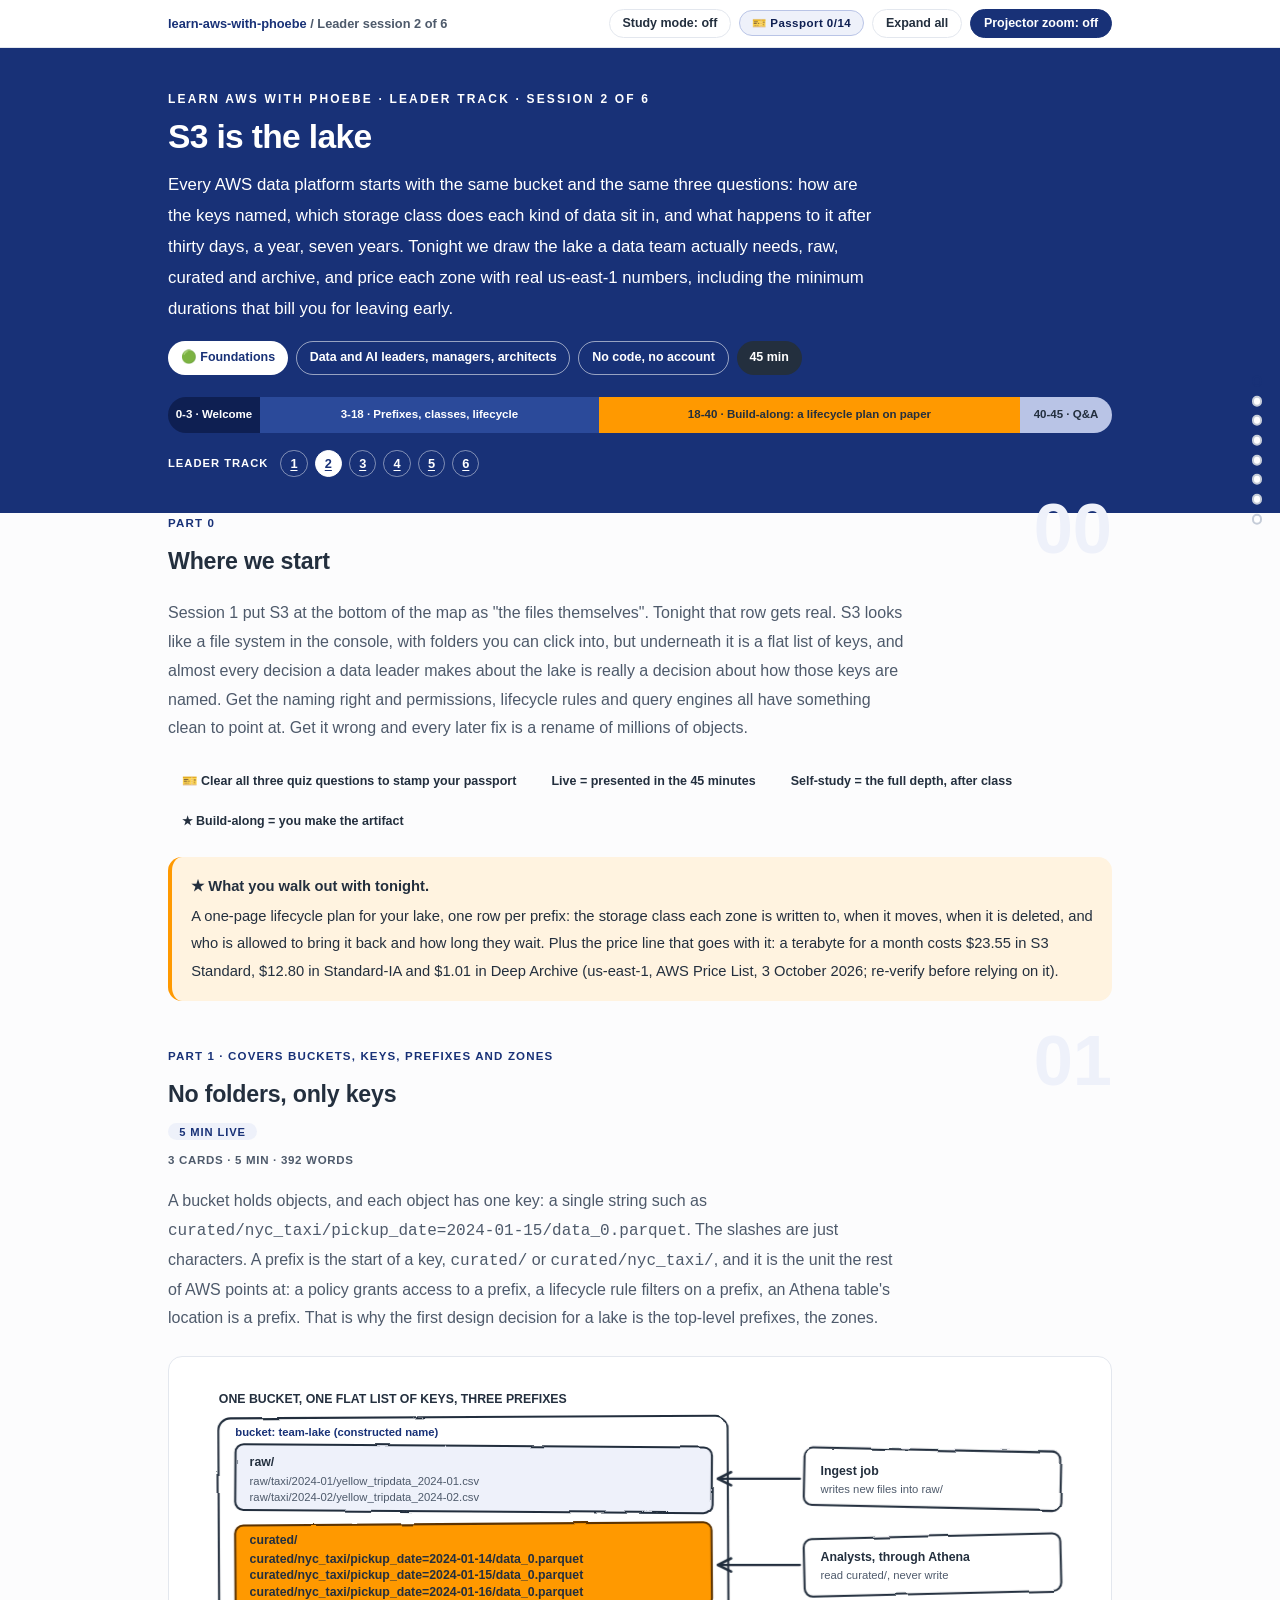
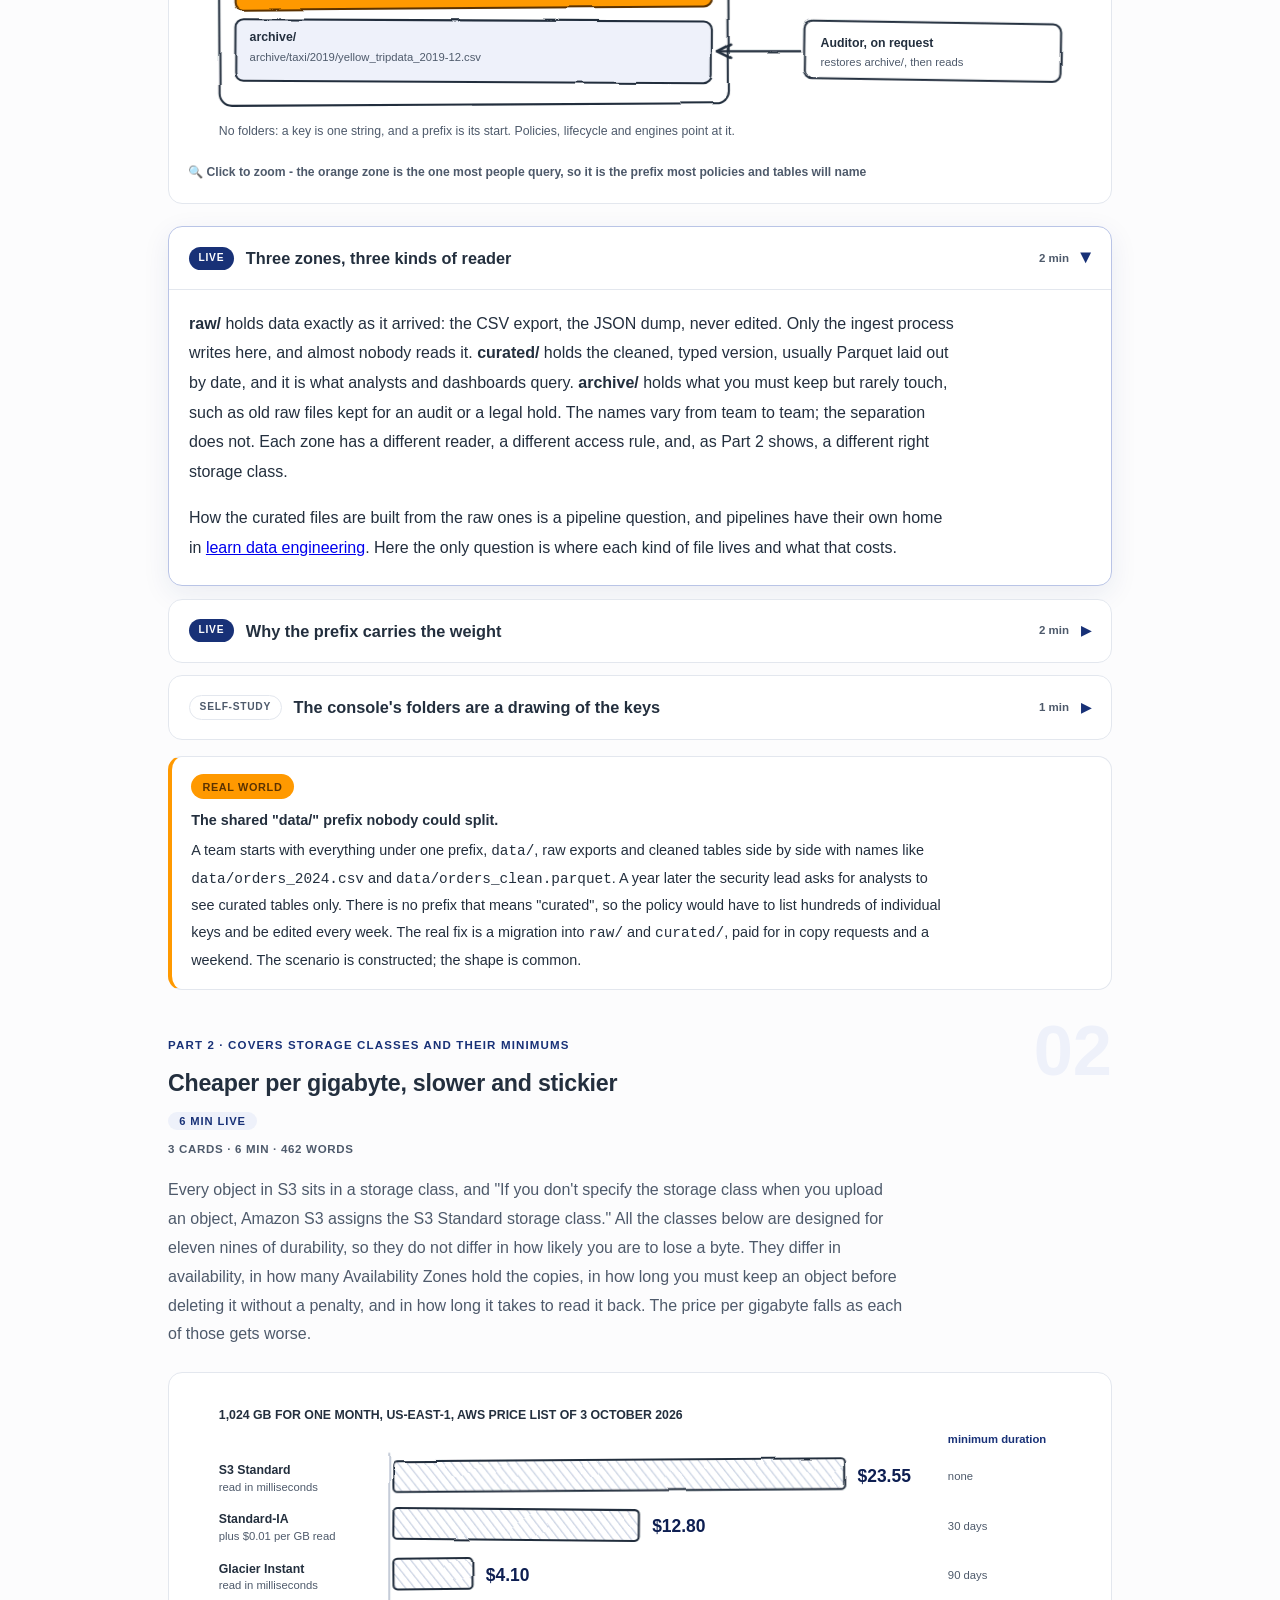
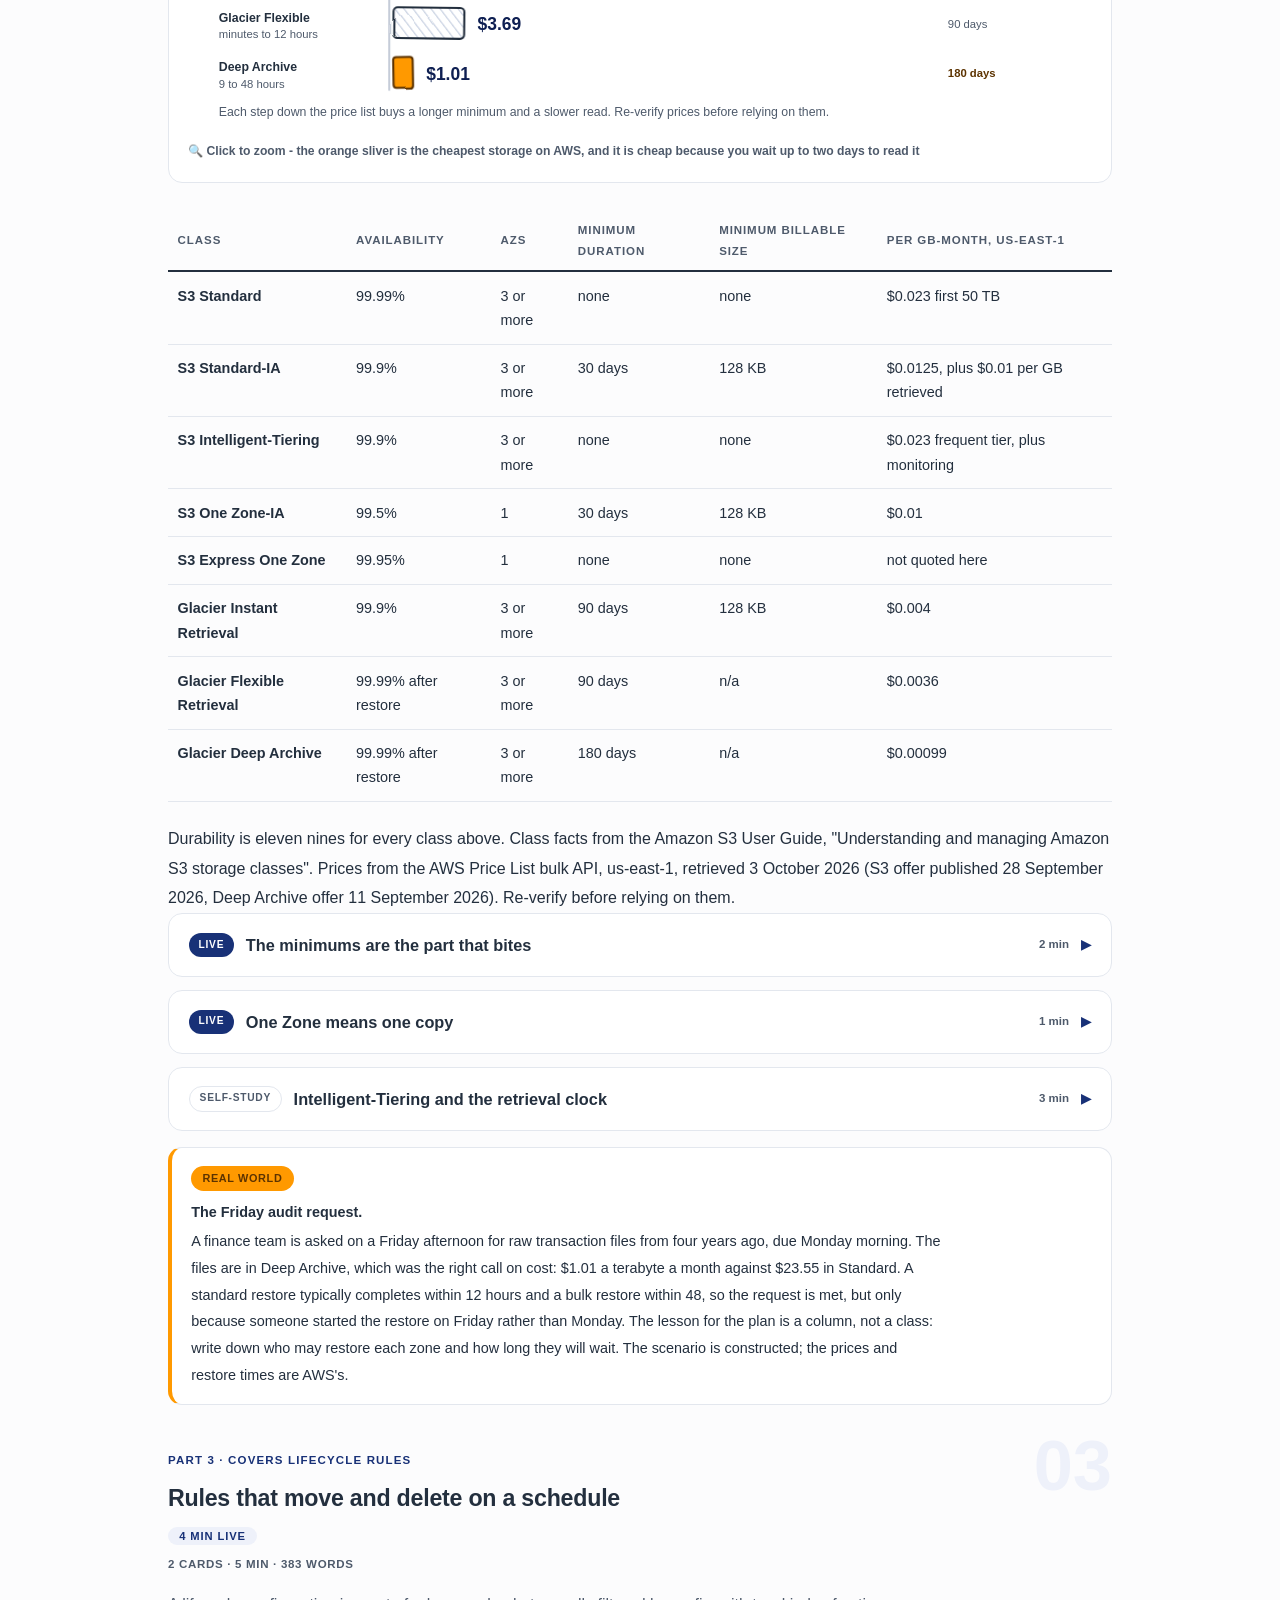
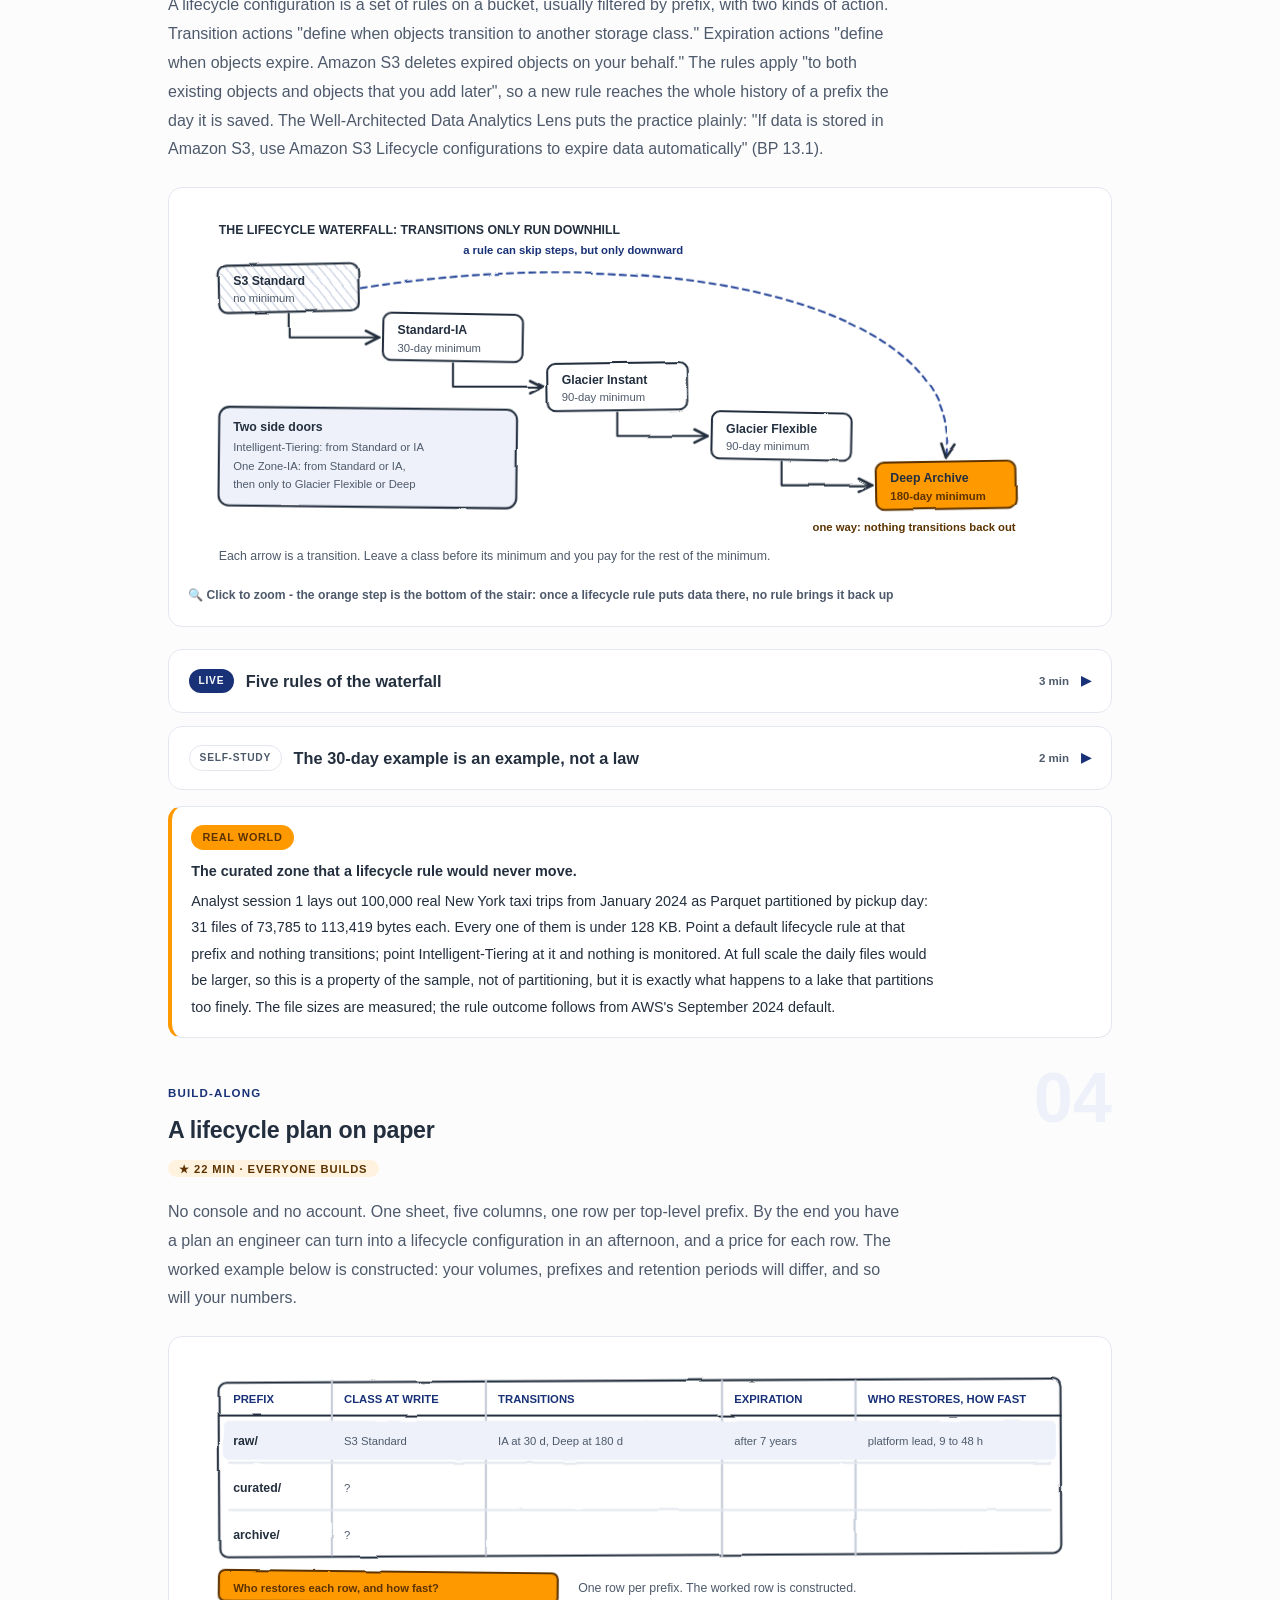
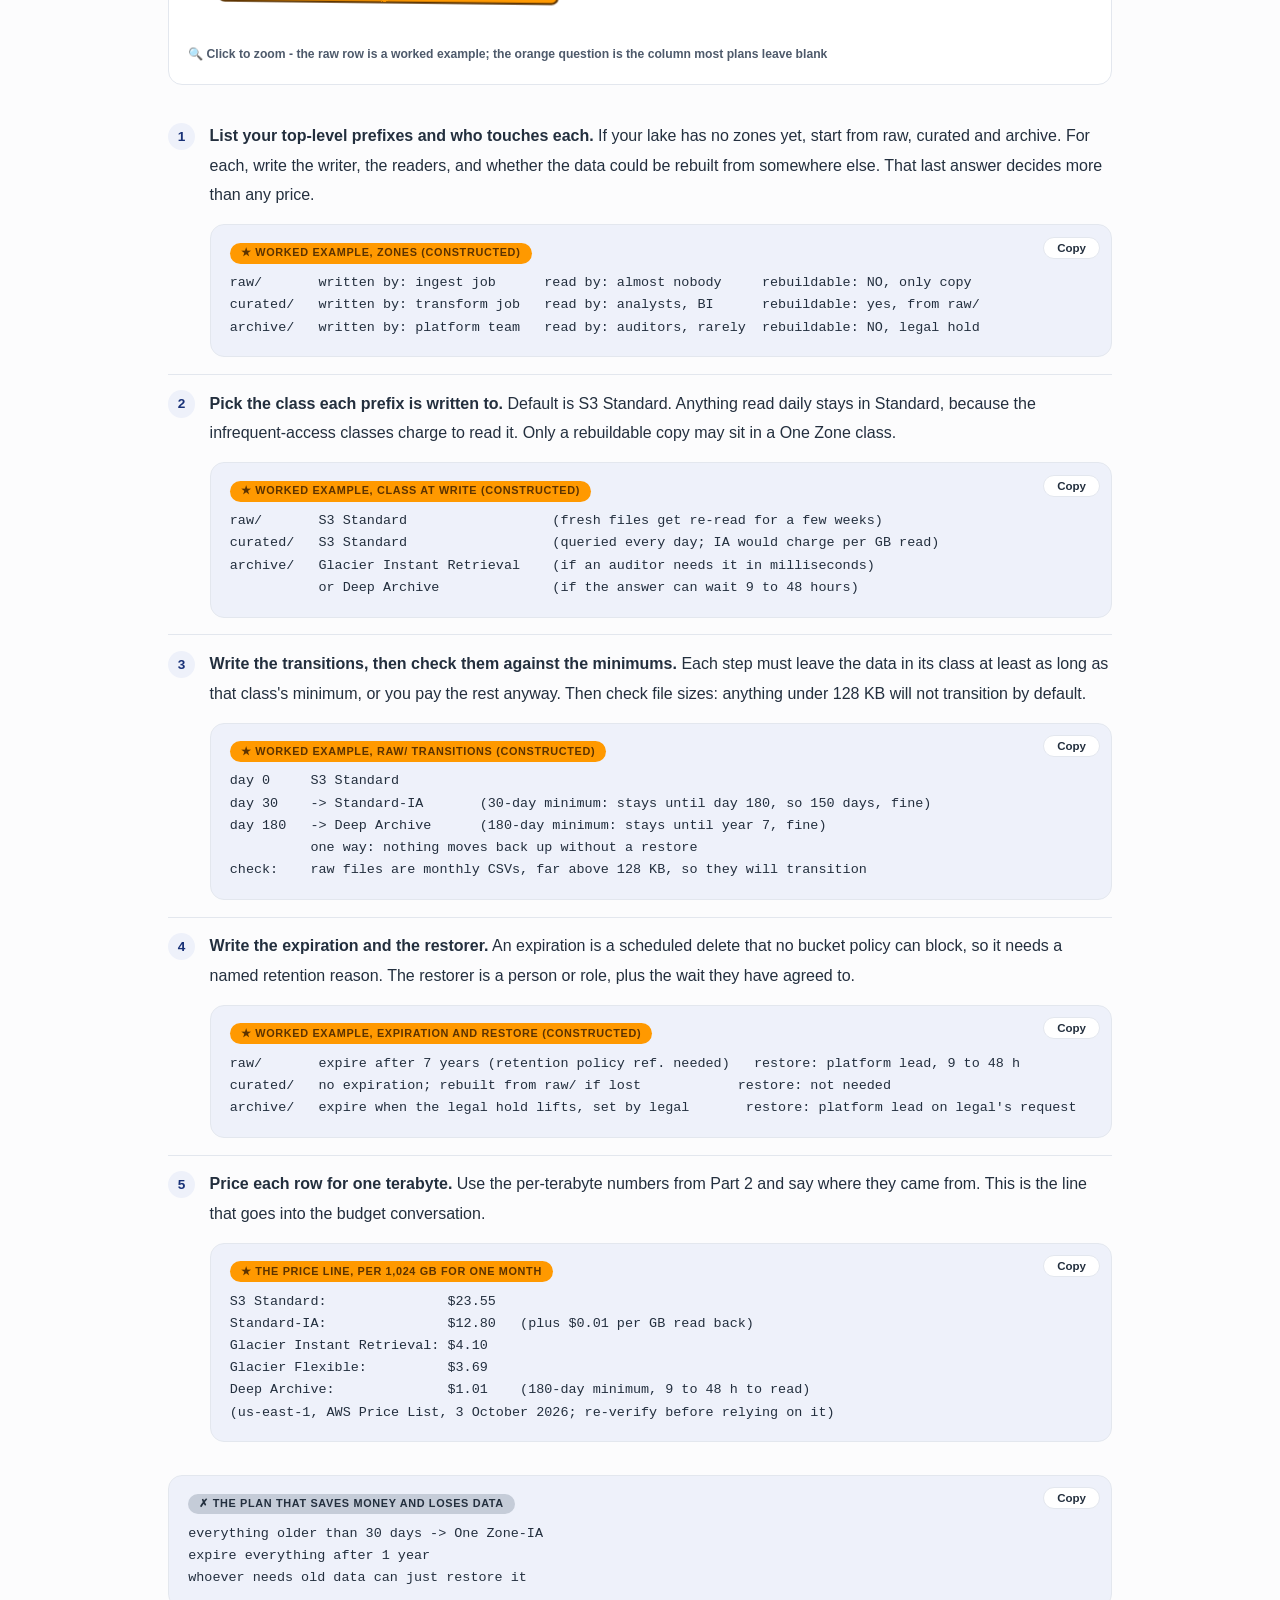
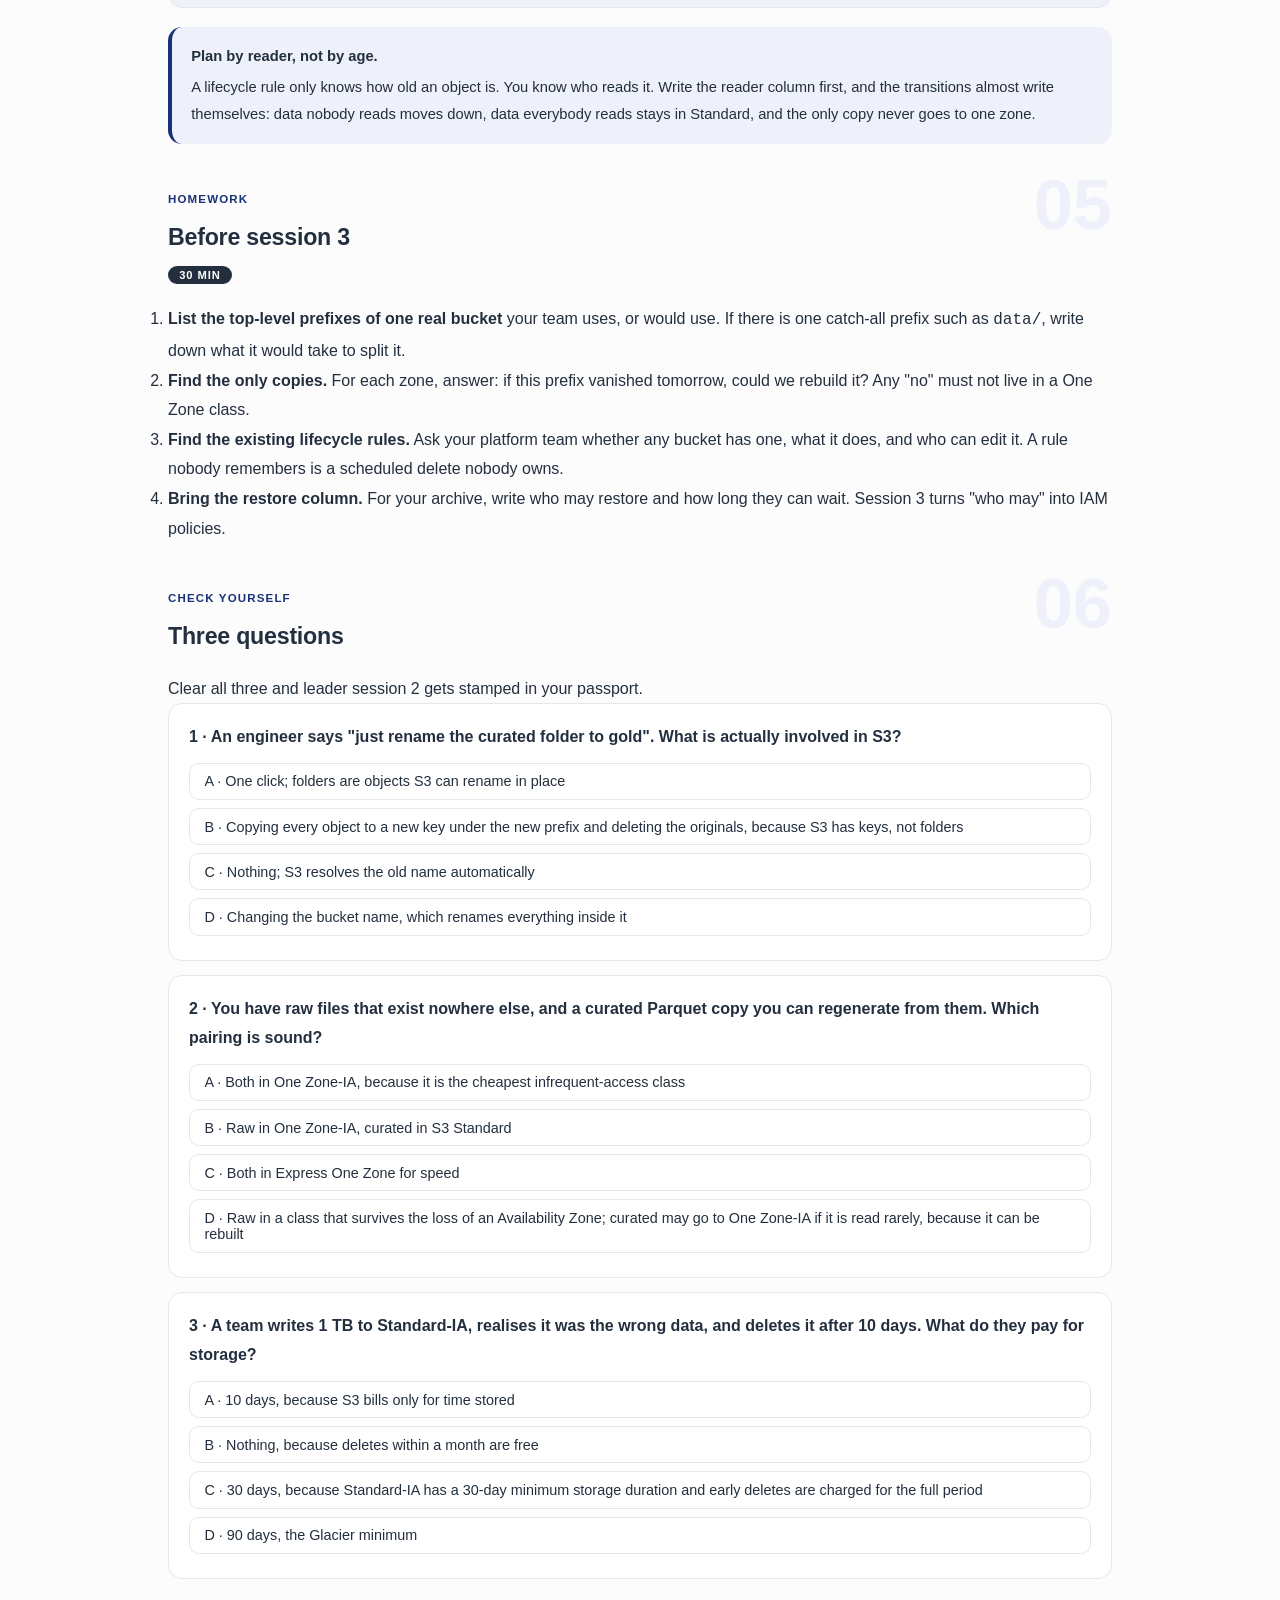
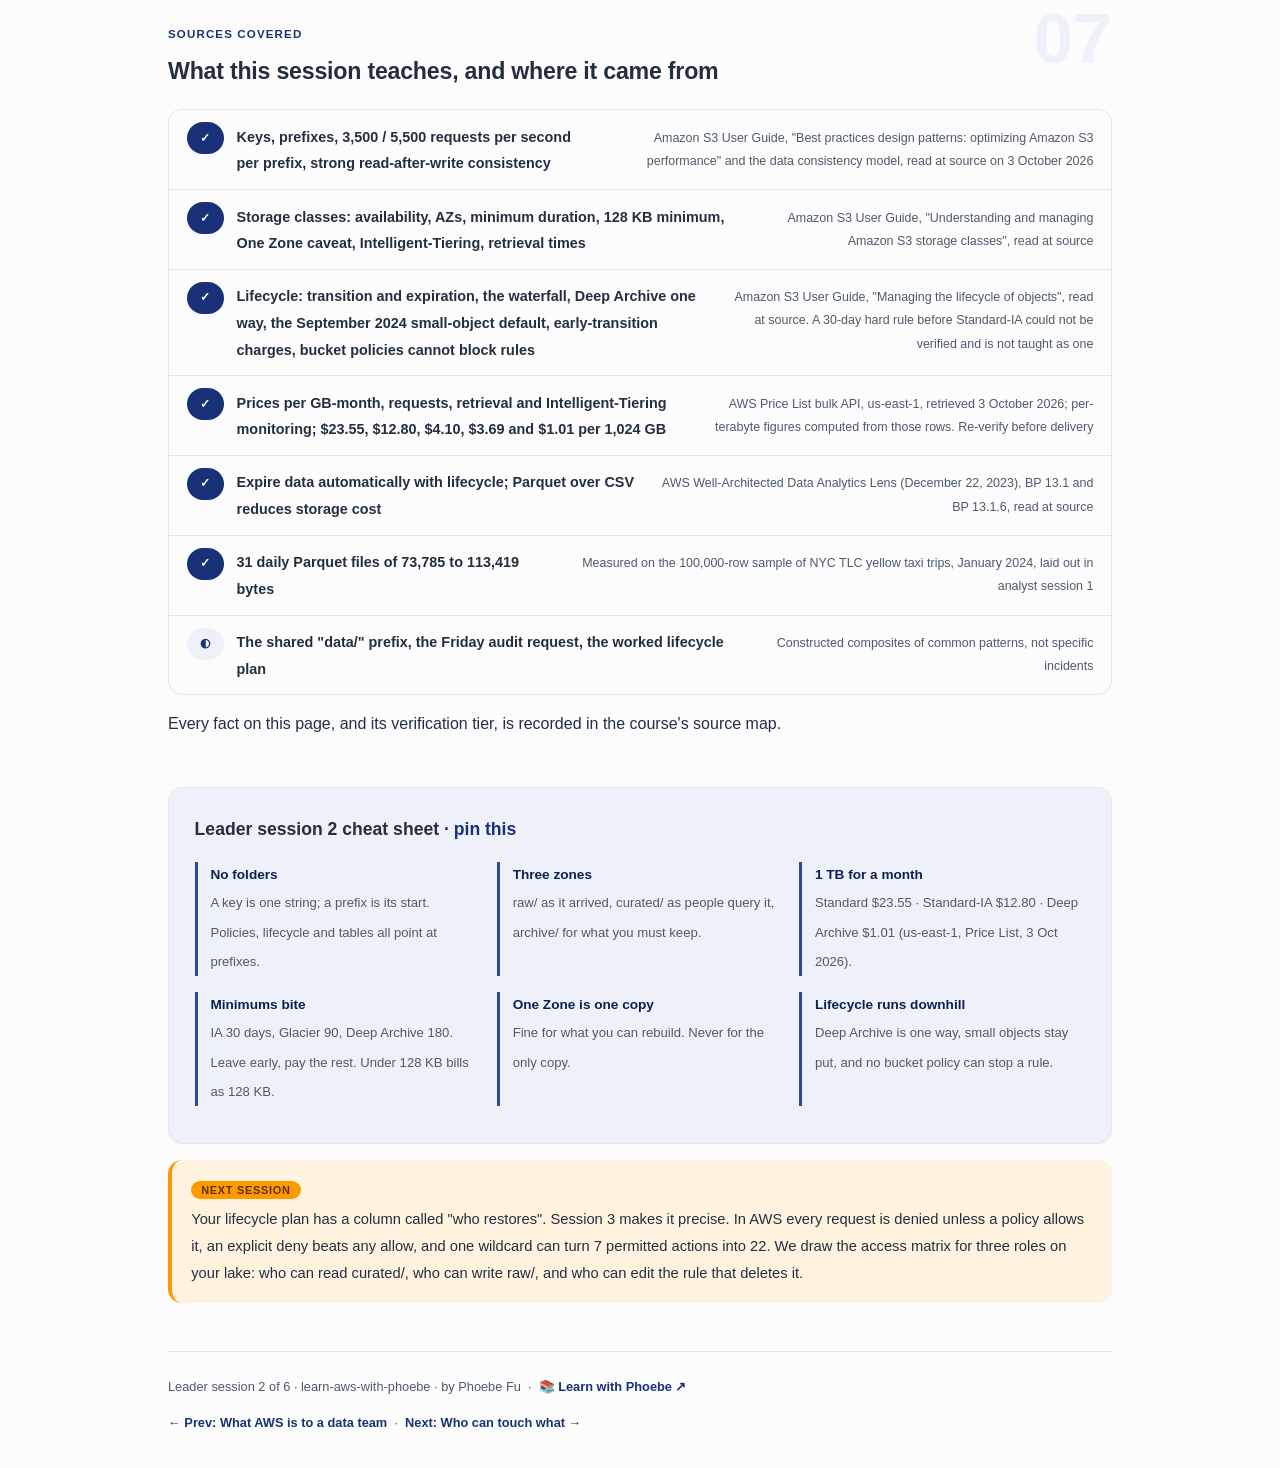
<file: courses/a2-s3-is-the-lake.html>
<!DOCTYPE html>
<html lang="en">
<head>
<meta charset="UTF-8">
<meta name="viewport" content="width=device-width, initial-scale=1.0">
<!-- social:start -->
<meta name="description" content="Leader session 2 of 6. S3 as the lake a data team actually needs: keys and prefixes instead of folders, raw, curated and archive zones, storage classes and their minimum durations, and lifecycle rules that move or delete data on a schedule.">
<meta property="og:type" content="article">
<meta property="og:site_name" content="Learn with Phoebe">
<meta property="og:title" content="S3 is the lake - learn aws with phoebe">
<meta property="og:description" content="Leader session 2 of 6. A terabyte a month costs $23.55 in S3 Standard and $1.01 in Deep Archive. The catch is the minimum duration and a 9 to 48 hour wait to read it back.">
<meta property="og:url" content="https://phoebefu6.github.io/learn-aws-with-phoebe/courses/a2-s3-is-the-lake.html">
<meta property="og:image" content="https://phoebefu6.github.io/learn-aws-with-phoebe/assets/og-cover.png">
<meta property="og:image:width" content="1200">
<meta property="og:image:height" content="630">
<meta name="twitter:card" content="summary_large_image">
<meta name="twitter:title" content="S3 is the lake - learn aws with phoebe">
<meta name="twitter:description" content="Leader session 2 of 6. Prefixes, zones, storage classes, minimums and lifecycle rules.">
<meta name="twitter:image" content="https://phoebefu6.github.io/learn-aws-with-phoebe/assets/og-cover.png">
<!-- social:end -->
<title>Leader session 2 · S3 is the lake - learn aws with phoebe</title>
<link rel="stylesheet" href="../assets/style.css?v=21">
</head>
<body>

<div class="toolbar">
  <div class="wrap">
    <span class="crumb"><a href="../index.html">learn-aws-with-phoebe</a> / Leader session 2 of 6</span>
    <button class="btn" id="toggle-all" type="button">Expand all</button>
    <button class="btn primary" id="zoom-toggle" type="button">Projector zoom: off</button>
  </div>
</div>

<header class="masthead">
  <div class="wrap">
    <div class="eyebrow">Learn AWS with Phoebe · Leader track · Session 2 of 6</div>
    <h1>S3 is the <span class="accent">lake</span></h1>
    <p class="sub">Every AWS data platform starts with the same bucket and the same three questions: how are the keys named, which storage class does each kind of data sit in, and what happens to it after thirty days, a year, seven years. Tonight we draw the lake a data team actually needs, raw, curated and archive, and price each zone with real us-east-1 numbers, including the minimum durations that bill you for leaving early.</p>
    <div class="chip-row">
      <span class="chip level">🟢 Foundations</span>
      <span class="chip audience">Data and AI leaders, managers, architects</span>
      <span class="chip audience">No code, no account</span>
      <span class="chip time">45 min</span>
    </div>
    <div class="agenda">
      <span class="a1" style="flex:1">0-3 · Welcome</span>
      <span class="a2" style="flex:4">3-18 · Prefixes, classes, lifecycle</span>
      <span class="a3" style="flex:5">18-40 · Build-along: a lifecycle plan on paper</span>
      <span class="a4" style="flex:1">40-45 · Q&amp;A</span>
    </div>
  </div>
</header>

<main class="wrap">

  <section class="section" id="intro">
    <div class="section-kicker">
      <span class="klabel">Part 0</span>
      <h2>Where we start</h2>
    </div>
    <p class="lede">Session 1 put S3 at the bottom of the map as "the files themselves". Tonight that row gets real. S3 looks like a file system in the console, with folders you can click into, but underneath it is a flat list of keys, and almost every decision a data leader makes about the lake is really a decision about how those keys are named. Get the naming right and permissions, lifecycle rules and query engines all have something clean to point at. Get it wrong and every later fix is a rename of millions of objects.</p>

    <div class="legend">
      <span class="pill">🎫 Clear all three quiz questions to stamp your passport</span>
      <span class="pill">Live = presented in the 45 minutes</span>
      <span class="pill">Self-study = the full depth, after class</span>
      <span class="pill">★ Build-along = you make the artifact</span>
    </div>

    <div class="callout win">
      <p><strong>★ What you walk out with tonight.</strong> A one-page lifecycle plan for your lake, one row per prefix: the storage class each zone is written to, when it moves, when it is deleted, and who is allowed to bring it back and how long they wait. Plus the price line that goes with it: a terabyte for a month costs $23.55 in S3 Standard, $12.80 in Standard-IA and $1.01 in Deep Archive (us-east-1, AWS Price List, 3 October 2026; re-verify before relying on it).</p>
    </div>
  </section>

  <section class="section" id="part-1">
    <div class="section-kicker">
      <span class="klabel">Part 1 · covers buckets, keys, prefixes and zones</span>
      <h2>No folders, only keys</h2>
      <span class="tag concept">5 min live</span>
    </div>
    <p class="lede">A bucket holds objects, and each object has one key: a single string such as <code>curated/nyc_taxi/pickup_date=2024-01-15/data_0.parquet</code>. The slashes are just characters. A prefix is the start of a key, <code>curated/</code> or <code>curated/nyc_taxi/</code>, and it is the unit the rest of AWS points at: a policy grants access to a prefix, a lifecycle rule filters on a prefix, an Athena table's location is a prefix. That is why the first design decision for a lake is the top-level prefixes, the zones.</p>

    <figure class="zoomable">
      <svg viewBox="0 0 880 366" xmlns="http://www.w3.org/2000/svg" role="img" aria-label="One S3 bucket drawn as a flat list of keys grouped by three top-level prefixes. raw/ holds two monthly CSV files, written by an ingest job. curated/ holds three daily Parquet files under keys like curated/nyc_taxi/pickup_date=2024-01-15/data_0.parquet, read by analysts through Athena; it is highlighted. archive/ holds one older file, restored on request by an auditor. Each reader points at a prefix, not at a folder.">
        <defs>
          <filter id="a2aSk" x="-3%" y="-3%" width="106%" height="106%"><feTurbulence type="fractalNoise" baseFrequency="0.02" numOctaves="2" seed="52" result="n"/><feDisplacementMap in="SourceGraphic" in2="n" scale="2.4" xChannelSelector="R" yChannelSelector="G"/></filter>
          <pattern id="a2aHc" patternUnits="userSpaceOnUse" width="7" height="7" patternTransform="rotate(-38)"><line x1="0" y1="0" x2="0" y2="7" stroke="#183177" stroke-width="1" opacity=".5"/></pattern>
          <marker id="a2aAr" viewBox="0 0 10 10" refX="9" refY="5" markerWidth="8" markerHeight="8" orient="auto"><path d="M1 1 L9 5 L1 9" fill="none" stroke="#232F3E" stroke-width="1.6" stroke-linecap="round"/></marker>
        </defs>
        <style>
          .a2aH { font: 800 12px Inter, sans-serif; fill: #232F3E; }
          .a2aL { font: 600 12px Inter, sans-serif; fill: #232F3E; }
          .a2aS { font: 400 11px Inter, sans-serif; fill: #4E5A6B; }
          .a2aA { font: 700 11px Inter, sans-serif; fill: #183177; }
          .a2aN { font: 400 12px Inter, sans-serif; fill: #4E5A6B; }
        </style>

        <text class="a2aH" x="30" y="26">ONE BUCKET, ONE FLAT LIST OF KEYS, THREE PREFIXES</text>

        <g filter="url(#a2aSk)" fill="none" stroke="#232F3E" stroke-width="2" stroke-linecap="round" stroke-linejoin="round">
          <rect x="30" y="40" width="496" height="280" rx="12" transform="rotate(-0.3 278 180)" fill="#FFFFFF"/>
          <rect x="46" y="68" width="464" height="64" rx="8" transform="rotate(0.4 278 100)" fill="#EEF1FA"/>
          <rect x="46" y="144" width="464" height="82" rx="8" transform="rotate(-0.4 278 185)" fill="#FF9900" stroke="#5C3300"/>
          <rect x="46" y="238" width="464" height="60" rx="8" transform="rotate(0.3 278 268)" fill="#EEF1FA"/>
          <rect x="600" y="72" width="250" height="56" rx="8" transform="rotate(1.2 725 100)" fill="#FFFFFF"/>
          <rect x="600" y="156" width="250" height="56" rx="8" transform="rotate(-1.4 725 184)" fill="#FFFFFF"/>
          <rect x="600" y="240" width="250" height="56" rx="8" transform="rotate(0.9 725 268)" fill="#FFFFFF"/>
          <path d="M596 100 L516 100" marker-end="url(#a2aAr)"/>
          <path d="M596 184 L516 184" marker-end="url(#a2aAr)"/>
          <path d="M596 268 L516 268" marker-end="url(#a2aAr)"/>
        </g>

        <text class="a2aA" x="46" y="58">bucket: team-lake (constructed name)</text>
        <text class="a2aH" x="60" y="88">raw/</text>
        <text class="a2aS" x="60" y="106">raw/taxi/2024-01/yellow_tripdata_2024-01.csv</text>
        <text class="a2aS" x="60" y="122">raw/taxi/2024-02/yellow_tripdata_2024-02.csv</text>
        <text class="a2aH" x="60" y="164">curated/</text>
        <text class="a2aL" x="60" y="182">curated/nyc_taxi/pickup_date=2024-01-14/data_0.parquet</text>
        <text class="a2aL" x="60" y="198">curated/nyc_taxi/pickup_date=2024-01-15/data_0.parquet</text>
        <text class="a2aL" x="60" y="214">curated/nyc_taxi/pickup_date=2024-01-16/data_0.parquet</text>
        <text class="a2aH" x="60" y="258">archive/</text>
        <text class="a2aS" x="60" y="278">archive/taxi/2019/yellow_tripdata_2019-12.csv</text>

        <text class="a2aL" x="616" y="96">Ingest job</text>
        <text class="a2aS" x="616" y="114">writes new files into raw/</text>
        <text class="a2aL" x="616" y="180">Analysts, through Athena</text>
        <text class="a2aS" x="616" y="198">read curated/, never write</text>
        <text class="a2aL" x="616" y="264">Auditor, on request</text>
        <text class="a2aS" x="616" y="282">restores archive/, then reads</text>

        <text class="a2aN" x="30" y="350">No folders: a key is one string, and a prefix is its start. Policies, lifecycle and engines point at it.</text>
      </svg>
      <figcaption>🔍 Click to zoom - the orange zone is the one most people query, so it is the prefix most policies and tables will name</figcaption>
    </figure>

    <details class="card" open>
      <summary><span class="mode live">Live</span>Three zones, three kinds of reader<span class="mini">2 min</span><span class="caret">▶</span></summary>
      <div class="body">
        <p><strong>raw/</strong> holds data exactly as it arrived: the CSV export, the JSON dump, never edited. Only the ingest process writes here, and almost nobody reads it. <strong>curated/</strong> holds the cleaned, typed version, usually Parquet laid out by date, and it is what analysts and dashboards query. <strong>archive/</strong> holds what you must keep but rarely touch, such as old raw files kept for an audit or a legal hold. The names vary from team to team; the separation does not. Each zone has a different reader, a different access rule, and, as Part 2 shows, a different right storage class.</p>
        <p>How the curated files are built from the raw ones is a pipeline question, and pipelines have their own home in <a href="https://phoebefu6.github.io/learn-data-engineering-with-phoebe/">learn data engineering</a>. Here the only question is where each kind of file lives and what that costs.</p>
      </div>
    </details>

    <details class="card">
      <summary><span class="mode live">Live</span>Why the prefix carries the weight<span class="mini">2 min</span><span class="caret">▶</span></summary>
      <div class="body">
        <p>S3 performance is also counted per prefix. The Amazon S3 User Guide says an application "can achieve at least 3,500 PUT/COPY/POST/DELETE or 5,500 GET/HEAD requests per second per partitioned Amazon S3 prefix", and "There are no limits to the number of prefixes in a bucket." Spreading heavy reads across more prefixes, such as one per day, spreads the load. While S3 is scaling up to a new request rate, it may answer some requests with 503 Slow Down errors, so a sudden burst should retry rather than fail.</p>
        <p>One more property removes a whole class of old worries: S3 "provides strong read-after-write consistency for PUT and DELETE requests of objects in your Amazon S3 bucket in all AWS Regions." A job that writes a file and immediately lists the prefix will see it. Bucket configurations, such as policies and lifecycle rules, are the exception: they are eventually consistent, so a just-changed rule may take a moment to apply.</p>
      </div>
    </details>

    <details class="card">
      <summary><span class="mode self">Self-study</span>The console's folders are a drawing of the keys<span class="mini">1 min</span><span class="caret">▶</span></summary>
      <div class="body">
        <p>The S3 console groups keys at each slash and shows the groups as folders, which is helpful for browsing and misleading for design. There is no folder object to rename, move or lock. "Renaming a folder" means copying every object under the old prefix to a new key and deleting the original, which is billed per request (S3 PUT, COPY, POST and LIST requests are $0.005 per 1,000 in us-east-1, AWS Price List, 3 October 2026; re-verify before relying on it). That is the practical reason to fix the zone names before the first terabyte lands.</p>
      </div>
    </details>

    <div class="callout example">
      <span class="ex-pill">Real world</span>
      <p><strong>The shared "data/" prefix nobody could split.</strong> A team starts with everything under one prefix, <code>data/</code>, raw exports and cleaned tables side by side with names like <code>data/orders_2024.csv</code> and <code>data/orders_clean.parquet</code>. A year later the security lead asks for analysts to see curated tables only. There is no prefix that means "curated", so the policy would have to list hundreds of individual keys and be edited every week. The real fix is a migration into <code>raw/</code> and <code>curated/</code>, paid for in copy requests and a weekend. The scenario is constructed; the shape is common.</p>
    </div>
  </section>

  <section class="section" id="part-2">
    <div class="section-kicker">
      <span class="klabel">Part 2 · covers storage classes and their minimums</span>
      <h2>Cheaper per gigabyte, slower and stickier</h2>
      <span class="tag concept">6 min live</span>
    </div>
    <p class="lede">Every object in S3 sits in a storage class, and "If you don't specify the storage class when you upload an object, Amazon S3 assigns the S3 Standard storage class." All the classes below are designed for eleven nines of durability, so they do not differ in how likely you are to lose a byte. They differ in availability, in how many Availability Zones hold the copies, in how long you must keep an object before deleting it without a penalty, and in how long it takes to read it back. The price per gigabyte falls as each of those gets worse.</p>

    <figure class="zoomable">
      <svg viewBox="0 0 880 330" xmlns="http://www.w3.org/2000/svg" role="img" aria-label="Five horizontal bars showing what 1,024 GB costs for a month in each S3 storage class, us-east-1, AWS Price List of 3 October 2026. S3 Standard 23.55 dollars, no minimum, read in milliseconds. Standard-IA 12.80 dollars, 30-day minimum. Glacier Instant Retrieval 4.10 dollars, 90-day minimum, milliseconds. Glacier Flexible Retrieval 3.69 dollars, 90-day minimum, minutes to 12 hours. Deep Archive 1.01 dollars, 180-day minimum, 9 to 48 hours, highlighted. The cheaper the class, the longer the minimum and the slower the read.">
        <defs>
          <filter id="a2bSk" x="-3%" y="-3%" width="106%" height="106%"><feTurbulence type="fractalNoise" baseFrequency="0.02" numOctaves="2" seed="63" result="n"/><feDisplacementMap in="SourceGraphic" in2="n" scale="2.4" xChannelSelector="R" yChannelSelector="G"/></filter>
          <pattern id="a2bHc" patternUnits="userSpaceOnUse" width="7" height="7" patternTransform="rotate(-38)"><line x1="0" y1="0" x2="0" y2="7" stroke="#183177" stroke-width="1" opacity=".5"/></pattern>
          <marker id="a2bAr" viewBox="0 0 10 10" refX="9" refY="5" markerWidth="8" markerHeight="8" orient="auto"><path d="M1 1 L9 5 L1 9" fill="none" stroke="#232F3E" stroke-width="1.6" stroke-linecap="round"/></marker>
        </defs>
        <style>
          .a2bH { font: 800 12px Inter, sans-serif; fill: #232F3E; }
          .a2bL { font: 600 12px Inter, sans-serif; fill: #232F3E; }
          .a2bS { font: 400 11px Inter, sans-serif; fill: #4E5A6B; }
          .a2bB { font: 800 11px Inter, sans-serif; fill: #5C3300; }
          .a2bV { font: 800 17px Inter, sans-serif; fill: #0E1F52; }
          .a2bA { font: 700 11px Inter, sans-serif; fill: #183177; }
          .a2bN { font: 400 12px Inter, sans-serif; fill: #4E5A6B; }
        </style>

        <text class="a2bH" x="30" y="26">1,024 GB FOR ONE MONTH, US-EAST-1, AWS PRICE LIST OF 3 OCTOBER 2026</text>
        <text class="a2bA" x="740" y="50">minimum duration</text>

        <g filter="url(#a2bSk)" fill="none" stroke="#232F3E" stroke-width="2" stroke-linecap="round" stroke-linejoin="round">
          <path d="M196 60 L196 290" stroke="#C5CCD8"/>
          <rect x="200" y="66" width="440" height="30" rx="4" transform="rotate(-0.4 420 81)" fill="url(#a2bHc)"/>
          <rect x="200" y="114" width="239" height="30" rx="4" transform="rotate(0.5 320 129)" fill="url(#a2bHc)"/>
          <rect x="200" y="162" width="77" height="30" rx="4" transform="rotate(-0.6 238 177)" fill="url(#a2bHc)"/>
          <rect x="200" y="210" width="69" height="30" rx="4" transform="rotate(0.7 234 225)" fill="url(#a2bHc)"/>
          <rect x="200" y="258" width="19" height="30" rx="3" transform="rotate(-1 210 273)" fill="#FF9900" stroke="#5C3300"/>
        </g>

        <text class="a2bL" x="30" y="80">S3 Standard</text>
        <text class="a2bS" x="30" y="96">read in milliseconds</text>
        <text class="a2bV" x="652" y="88">$23.55</text>
        <text class="a2bS" x="740" y="86">none</text>

        <text class="a2bL" x="30" y="128">Standard-IA</text>
        <text class="a2bS" x="30" y="144">plus $0.01 per GB read</text>
        <text class="a2bV" x="452" y="136">$12.80</text>
        <text class="a2bS" x="740" y="134">30 days</text>

        <text class="a2bL" x="30" y="176">Glacier Instant</text>
        <text class="a2bS" x="30" y="192">read in milliseconds</text>
        <text class="a2bV" x="290" y="184">$4.10</text>
        <text class="a2bS" x="740" y="182">90 days</text>

        <text class="a2bL" x="30" y="224">Glacier Flexible</text>
        <text class="a2bS" x="30" y="240">minutes to 12 hours</text>
        <text class="a2bV" x="282" y="232">$3.69</text>
        <text class="a2bS" x="740" y="230">90 days</text>

        <text class="a2bL" x="30" y="272">Deep Archive</text>
        <text class="a2bS" x="30" y="288">9 to 48 hours</text>
        <text class="a2bV" x="232" y="280">$1.01</text>
        <text class="a2bB" x="740" y="278">180 days</text>

        <text class="a2bN" x="30" y="316">Each step down the price list buys a longer minimum and a slower read. Re-verify prices before relying on them.</text>
      </svg>
      <figcaption>🔍 Click to zoom - the orange sliver is the cheapest storage on AWS, and it is cheap because you wait up to two days to read it</figcaption>
    </figure>

    <table class="clean">
      <tr><th>Class</th><th>Availability</th><th>AZs</th><th>Minimum duration</th><th>Minimum billable size</th><th>Per GB-month, us-east-1</th></tr>
      <tr><td>S3 Standard</td><td>99.99%</td><td>3 or more</td><td>none</td><td>none</td><td>$0.023 first 50 TB</td></tr>
      <tr><td>S3 Standard-IA</td><td>99.9%</td><td>3 or more</td><td>30 days</td><td>128 KB</td><td>$0.0125, plus $0.01 per GB retrieved</td></tr>
      <tr><td>S3 Intelligent-Tiering</td><td>99.9%</td><td>3 or more</td><td>none</td><td>none</td><td>$0.023 frequent tier, plus monitoring</td></tr>
      <tr><td>S3 One Zone-IA</td><td>99.5%</td><td>1</td><td>30 days</td><td>128 KB</td><td>$0.01</td></tr>
      <tr><td>S3 Express One Zone</td><td>99.95%</td><td>1</td><td>none</td><td>none</td><td>not quoted here</td></tr>
      <tr><td>Glacier Instant Retrieval</td><td>99.9%</td><td>3 or more</td><td>90 days</td><td>128 KB</td><td>$0.004</td></tr>
      <tr><td>Glacier Flexible Retrieval</td><td>99.99% after restore</td><td>3 or more</td><td>90 days</td><td>n/a</td><td>$0.0036</td></tr>
      <tr><td>Glacier Deep Archive</td><td>99.99% after restore</td><td>3 or more</td><td>180 days</td><td>n/a</td><td>$0.00099</td></tr>
    </table>
    <p class="mono" style="margin-top:6px">Durability is eleven nines for every class above. Class facts from the Amazon S3 User Guide, "Understanding and managing Amazon S3 storage classes". Prices from the AWS Price List bulk API, us-east-1, retrieved 3 October 2026 (S3 offer published 28 September 2026, Deep Archive offer 11 September 2026). Re-verify before relying on them.</p>

    <details class="card">
      <summary><span class="mode live">Live</span>The minimums are the part that bites<span class="mini">2 min</span><span class="caret">▶</span></summary>
      <div class="body">
        <p>Two rules sit underneath the cheap classes. The first is the minimum billable size: "If an object is less than 128 KB, Amazon S3 charges you for 128 KB." A lake full of tiny files can pay for far more storage than it holds. The second is the minimum duration: "If you delete an object before the end of the 30-day minimum storage duration period, you are charged for 30 days." Standard-IA and One Zone-IA have a 30-day minimum, Glacier Instant Retrieval and Glacier Flexible Retrieval 90 days, Deep Archive 180 days. Delete a Deep Archive object after a week and you pay for six months.</p>
        <p>So the infrequent-access classes are a bet on behaviour, not a discount. They pay off for data that is written once, kept for months and read rarely. They lose for data that churns, gets rewritten nightly, or is read in full every day, because Standard-IA also charges $0.01 per GB retrieved (us-east-1, AWS Price List, 3 October 2026).</p>
      </div>
    </details>

    <details class="card">
      <summary><span class="mode live">Live</span>One Zone means one copy<span class="mini">1 min</span><span class="caret">▶</span></summary>
      <div class="body">
        <p>Every class in the table is designed to survive the loss of an Availability Zone except two: One Zone-IA and Express One Zone. AWS's wording for One Zone-IA is that it "is not resilient to the physical loss of the Availability Zone". At $0.01 per GB-month against $0.0125 for Standard-IA, it is the right home for a copy you can rebuild, such as curated Parquet you could regenerate from raw. It is the wrong home for the only copy of anything, and raw data usually is the only copy.</p>
      </div>
    </details>

    <details class="card">
      <summary><span class="mode self">Self-study</span>Intelligent-Tiering and the retrieval clock<span class="mini">3 min</span><span class="caret">▶</span></summary>
      <div class="body">
        <p>Intelligent-Tiering is S3 making the bet for you. "S3 Intelligent-Tiering moves objects that have not been accessed in 30 consecutive days to the Infrequent Access tier", and after 90 days to the Archive Instant Access tier, with "no retrieval fees". The price is a monitoring and automation charge of $0.0025 per 1,000 objects a month (us-east-1, AWS Price List, 3 October 2026; re-verify before relying on it), and one exception that matters to data teams: "If the size of an object is less than 128 KB, it is not monitored and not eligible for auto-tiering." It suits data whose access pattern you genuinely cannot predict. It does nothing for a lake made of small files.</p>
        <p>The Glacier classes trade speed for price. Glacier Instant Retrieval returns objects in milliseconds. Glacier Flexible Retrieval takes minutes to 12 hours, depending on the retrieval option. Deep Archive takes 9 to 48 hours: its standard restore typically completes "within 12 hours" and its bulk restore "within 48 hours". Glacier Flexible and Deep Archive objects must be restored before they can be read at all. Before anything goes into those two classes, someone should be able to say out loud: "if the regulator asks, we can answer in two days, and that is fine."</p>
      </div>
    </details>

    <div class="callout example">
      <span class="ex-pill">Real world</span>
      <p><strong>The Friday audit request.</strong> A finance team is asked on a Friday afternoon for raw transaction files from four years ago, due Monday morning. The files are in Deep Archive, which was the right call on cost: $1.01 a terabyte a month against $23.55 in Standard. A standard restore typically completes within 12 hours and a bulk restore within 48, so the request is met, but only because someone started the restore on Friday rather than Monday. The lesson for the plan is a column, not a class: write down who may restore each zone and how long they will wait. The scenario is constructed; the prices and restore times are AWS's.</p>
    </div>
  </section>

  <section class="section" id="part-3">
    <div class="section-kicker">
      <span class="klabel">Part 3 · covers lifecycle rules</span>
      <h2>Rules that move and delete on a schedule</h2>
      <span class="tag concept">4 min live</span>
    </div>
    <p class="lede">A lifecycle configuration is a set of rules on a bucket, usually filtered by prefix, with two kinds of action. Transition actions "define when objects transition to another storage class." Expiration actions "define when objects expire. Amazon S3 deletes expired objects on your behalf." The rules apply "to both existing objects and objects that you add later", so a new rule reaches the whole history of a prefix the day it is saved. The Well-Architected Data Analytics Lens puts the practice plainly: "If data is stored in Amazon S3, use Amazon S3 Lifecycle configurations to expire data automatically" (BP 13.1).</p>

    <figure class="zoomable">
      <svg viewBox="0 0 880 358" xmlns="http://www.w3.org/2000/svg" role="img" aria-label="The S3 lifecycle waterfall drawn as a staircase going down and to the right: S3 Standard, then Standard-IA with a 30-day minimum, then Glacier Instant Retrieval with 90 days, then Glacier Flexible Retrieval with 90 days, then Deep Archive with 180 days, highlighted. Arrows only point downward. A long curved arrow shows a rule can skip from Standard straight to Deep Archive. A side panel notes Intelligent-Tiering and One Zone-IA are reached from Standard or Standard-IA, and One Zone-IA can then go only to Glacier Flexible or Deep Archive. Deep Archive is marked one way.">
        <defs>
          <filter id="a2cSk" x="-3%" y="-3%" width="106%" height="106%"><feTurbulence type="fractalNoise" baseFrequency="0.02" numOctaves="2" seed="71" result="n"/><feDisplacementMap in="SourceGraphic" in2="n" scale="2.4" xChannelSelector="R" yChannelSelector="G"/></filter>
          <pattern id="a2cHc" patternUnits="userSpaceOnUse" width="7" height="7" patternTransform="rotate(-38)"><line x1="0" y1="0" x2="0" y2="7" stroke="#183177" stroke-width="1" opacity=".5"/></pattern>
          <marker id="a2cAr" viewBox="0 0 10 10" refX="9" refY="5" markerWidth="8" markerHeight="8" orient="auto"><path d="M1 1 L9 5 L1 9" fill="none" stroke="#232F3E" stroke-width="1.6" stroke-linecap="round"/></marker>
        </defs>
        <style>
          .a2cH { font: 800 12px Inter, sans-serif; fill: #232F3E; }
          .a2cL { font: 600 12px Inter, sans-serif; fill: #232F3E; }
          .a2cS { font: 400 11px Inter, sans-serif; fill: #4E5A6B; }
          .a2cB { font: 800 11px Inter, sans-serif; fill: #5C3300; }
          .a2cA { font: 700 11px Inter, sans-serif; fill: #183177; }
          .a2cN { font: 400 12px Inter, sans-serif; fill: #4E5A6B; }
        </style>

        <text class="a2cH" x="30" y="26">THE LIFECYCLE WATERFALL: TRANSITIONS ONLY RUN DOWNHILL</text>
        <text class="a2cA" x="268" y="46">a rule can skip steps, but only downward</text>

        <g filter="url(#a2cSk)" fill="none" stroke="#232F3E" stroke-width="2" stroke-linecap="round" stroke-linejoin="round">
          <rect x="30" y="56" width="136" height="46" rx="8" transform="rotate(-1.2 98 79)" fill="url(#a2cHc)"/>
          <rect x="190" y="104" width="136" height="46" rx="8" transform="rotate(1 258 127)" fill="#FFFFFF"/>
          <rect x="350" y="152" width="136" height="46" rx="8" transform="rotate(-0.8 418 175)" fill="#FFFFFF"/>
          <rect x="510" y="200" width="136" height="46" rx="8" transform="rotate(1.1 578 223)" fill="#FFFFFF"/>
          <rect x="670" y="248" width="136" height="46" rx="8" transform="rotate(-1 738 271)" fill="#FF9900" stroke="#5C3300"/>
          <path d="M98 104 L98 127 L186 127" marker-end="url(#a2cAr)"/>
          <path d="M258 152 L258 175 L346 175" marker-end="url(#a2cAr)"/>
          <path d="M418 200 L418 223 L506 223" marker-end="url(#a2cAr)"/>
          <path d="M578 248 L578 271 L666 271" marker-end="url(#a2cAr)"/>
          <path d="M168 79 C 480 30, 760 100, 738 244" stroke="#2B4A9A" stroke-dasharray="6 5" marker-end="url(#a2cAr)"/>
          <rect x="30" y="196" width="290" height="96" rx="10" transform="rotate(0.6 175 244)" fill="#EEF1FA"/>
        </g>

        <text class="a2cL" x="44" y="76">S3 Standard</text>
        <text class="a2cS" x="44" y="93">no minimum</text>
        <text class="a2cL" x="204" y="124">Standard-IA</text>
        <text class="a2cS" x="204" y="141">30-day minimum</text>
        <text class="a2cL" x="364" y="172">Glacier Instant</text>
        <text class="a2cS" x="364" y="189">90-day minimum</text>
        <text class="a2cL" x="524" y="220">Glacier Flexible</text>
        <text class="a2cS" x="524" y="237">90-day minimum</text>
        <text class="a2cL" x="684" y="268">Deep Archive</text>
        <text class="a2cB" x="684" y="285">180-day minimum</text>
        <text class="a2cB" x="806" y="316" text-anchor="end">one way: nothing transitions back out</text>

        <text class="a2cL" x="44" y="218">Two side doors</text>
        <text class="a2cS" x="44" y="238">Intelligent-Tiering: from Standard or IA</text>
        <text class="a2cS" x="44" y="256">One Zone-IA: from Standard or IA,</text>
        <text class="a2cS" x="44" y="274">then only to Glacier Flexible or Deep</text>

        <text class="a2cN" x="30" y="344">Each arrow is a transition. Leave a class before its minimum and you pay for the rest of the minimum.</text>
      </svg>
      <figcaption>🔍 Click to zoom - the orange step is the bottom of the stair: once a lifecycle rule puts data there, no rule brings it back up</figcaption>
    </figure>

    <details class="card">
      <summary><span class="mode live">Live</span>Five rules of the waterfall<span class="mini">3 min</span><span class="caret">▶</span></summary>
      <div class="body">
        <p><strong>Downhill only.</strong> "Amazon S3 supports a waterfall model for transitioning between storage classes": Standard can move to any lower class, Standard-IA to Intelligent-Tiering, One Zone-IA, either Glacier class or Deep Archive, Glacier Instant Retrieval to Glacier Flexible or Deep Archive, Glacier Flexible to Deep Archive. <strong>Deep Archive is the floor.</strong> "The transition of objects to the S3 Glacier Deep Archive storage class can go only one way." No lifecycle rule brings it back up.</p>
        <p><strong>Small objects stay put.</strong> "Starting September 2024, the default behavior prevents objects smaller than 128 KB from being transitioned to any storage class." A rule on a prefix of small files can run for a year and move nothing. <strong>Early exits are billed.</strong> "If you transition objects out of these storage classes before the minimum duration, you are charged for the remainder of that duration." AWS's own worked example uses Glacier Instant Retrieval's 90-day minimum to show that a later move to Deep Archive "must occur after at least 94 days." <strong>Policies cannot stop it.</strong> "You can't use a bucket policy to prevent deletions or transitions by an S3 Lifecycle rule." Whoever can edit the lifecycle configuration can delete a zone on a schedule, which is why session 3 treats that permission as a sensitive one.</p>
      </div>
    </details>

    <details class="card">
      <summary><span class="mode self">Self-study</span>The 30-day example is an example, not a law<span class="mini">2 min</span><span class="caret">▶</span></summary>
      <div class="body">
        <p>Many guides say objects "must" sit in Standard for 30 days before a lifecycle rule can move them to Standard-IA. The pages read for these sessions, the S3 User Guide's lifecycle overview, its transition considerations and its configuration examples, do not state that as a rule. What they do state is the 30-day minimum storage charge for Standard-IA, and an example rule: "Transition objects to the S3 Standard-IA storage class 30 days after creation." Treat 30 days as a sensible starting point that matches the minimum charge, not as a constraint AWS imposes, and check the current documentation if a design depends on moving data sooner.</p>
        <p>The same Lens that recommends lifecycle rules also notes that "Using Parquet over CSV format can reduce storage costs significantly" (BP 13.1.6). The Lens was last updated on 22 December 2023, so read it as principles rather than a current feature list. File formats in depth belong to <a href="https://phoebefu6.github.io/learn-ai-infra-with-phoebe/">learn AI infra</a>; here the point is only that a smaller file is a smaller bill in every class.</p>
      </div>
    </details>

    <div class="callout example">
      <span class="ex-pill">Real world</span>
      <p><strong>The curated zone that a lifecycle rule would never move.</strong> Analyst session 1 lays out 100,000 real New York taxi trips from January 2024 as Parquet partitioned by pickup day: 31 files of 73,785 to 113,419 bytes each. Every one of them is under 128 KB. Point a default lifecycle rule at that prefix and nothing transitions; point Intelligent-Tiering at it and nothing is monitored. At full scale the daily files would be larger, so this is a property of the sample, not of partitioning, but it is exactly what happens to a lake that partitions too finely. The file sizes are measured; the rule outcome follows from AWS's September 2024 default.</p>
    </div>
  </section>

  <section class="section" id="demo-1">
    <div class="section-kicker">
      <span class="klabel">Build-along</span>
      <h2>A lifecycle plan on paper</h2>
      <span class="tag demo">★ 22 min · everyone builds</span>
    </div>
    <p class="lede">No console and no account. One sheet, five columns, one row per top-level prefix. By the end you have a plan an engineer can turn into a lifecycle configuration in an afternoon, and a price for each row. The worked example below is constructed: your volumes, prefixes and retention periods will differ, and so will your numbers.</p>

    <figure class="zoomable">
      <svg viewBox="0 0 880 270" xmlns="http://www.w3.org/2000/svg" role="img" aria-label="A hand-drawn worksheet with five columns: prefix, class at write, transitions, expiration, and who restores and how fast. Three rows: raw, curated and archive. The raw row is filled as a worked example: written to Standard, Standard-IA at 30 days and Deep Archive at 180 days, expire after 7 years, platform lead restores in 9 to 48 hours. The curated and archive rows are blank. An orange tab asks who can restore each row and how long they wait.">
        <defs>
          <filter id="a2dSk" x="-3%" y="-3%" width="106%" height="106%"><feTurbulence type="fractalNoise" baseFrequency="0.02" numOctaves="2" seed="84" result="n"/><feDisplacementMap in="SourceGraphic" in2="n" scale="2.4" xChannelSelector="R" yChannelSelector="G"/></filter>
          <pattern id="a2dHc" patternUnits="userSpaceOnUse" width="7" height="7" patternTransform="rotate(-38)"><line x1="0" y1="0" x2="0" y2="7" stroke="#183177" stroke-width="1" opacity=".5"/></pattern>
          <marker id="a2dAr" viewBox="0 0 10 10" refX="9" refY="5" markerWidth="8" markerHeight="8" orient="auto"><path d="M1 1 L9 5 L1 9" fill="none" stroke="#232F3E" stroke-width="1.6" stroke-linecap="round"/></marker>
        </defs>
        <style>
          .a2dL { font: 600 12px Inter, sans-serif; fill: #232F3E; }
          .a2dS { font: 400 11px Inter, sans-serif; fill: #4E5A6B; }
          .a2dB { font: 800 11px Inter, sans-serif; fill: #5C3300; }
          .a2dA { font: 700 11px Inter, sans-serif; fill: #183177; }
          .a2dN { font: 400 12px Inter, sans-serif; fill: #4E5A6B; }
        </style>

        <g filter="url(#a2dSk)" fill="none" stroke="#232F3E" stroke-width="2" stroke-linecap="round" stroke-linejoin="round">
          <rect x="30" y="24" width="820" height="170" rx="8" transform="rotate(-0.3 440 109)" fill="#FFFFFF"/>
          <path d="M30 58 L850 58"/>
          <path d="M140 24 L140 194 M290 24 L290 194 M520 24 L520 194 M650 24 L650 194" stroke="#C5CCD8"/>
          <path d="M40 104 L840 104 M40 150 L840 150" stroke="#E3E7EE"/>
          <rect x="36" y="64" width="808" height="36" rx="4" fill="#EEF1FA" stroke="#EEF1FA"/>
          <rect x="30" y="210" width="330" height="30" rx="6" transform="rotate(0.6 195 225)" fill="#FF9900" stroke="#5C3300"/>
        </g>

        <text class="a2dA" x="44" y="46">PREFIX</text>
        <text class="a2dA" x="152" y="46">CLASS AT WRITE</text>
        <text class="a2dA" x="302" y="46">TRANSITIONS</text>
        <text class="a2dA" x="532" y="46">EXPIRATION</text>
        <text class="a2dA" x="662" y="46">WHO RESTORES, HOW FAST</text>

        <text class="a2dL" x="44" y="87">raw/</text>
        <text class="a2dS" x="152" y="87">S3 Standard</text>
        <text class="a2dS" x="302" y="87">IA at 30 d, Deep at 180 d</text>
        <text class="a2dS" x="532" y="87">after 7 years</text>
        <text class="a2dS" x="662" y="87">platform lead, 9 to 48 h</text>
        <text class="a2dL" x="44" y="132">curated/</text>
        <text class="a2dS" x="152" y="132">?</text>
        <text class="a2dL" x="44" y="178">archive/</text>
        <text class="a2dS" x="152" y="178">?</text>

        <text class="a2dB" x="44" y="230">Who restores each row, and how fast?</text>
        <text class="a2dN" x="380" y="230">One row per prefix. The worked row is constructed.</text>
      </svg>
      <figcaption>🔍 Click to zoom - the raw row is a worked example; the orange question is the column most plans leave blank</figcaption>
    </figure>

    <div class="steps">
      <div class="step">
        <p><strong>List your top-level prefixes and who touches each.</strong> If your lake has no zones yet, start from raw, curated and archive. For each, write the writer, the readers, and whether the data could be rebuilt from somewhere else. That last answer decides more than any price.</p>
        <div class="prompt-box good"><span class="label">★ Worked example, zones (constructed)</span>raw/       written by: ingest job      read by: almost nobody     rebuildable: NO, only copy
curated/   written by: transform job   read by: analysts, BI      rebuildable: yes, from raw/
archive/   written by: platform team   read by: auditors, rarely  rebuildable: NO, legal hold</div>
      </div>
      <div class="step">
        <p><strong>Pick the class each prefix is written to.</strong> Default is S3 Standard. Anything read daily stays in Standard, because the infrequent-access classes charge to read it. Only a rebuildable copy may sit in a One Zone class.</p>
        <div class="prompt-box good"><span class="label">★ Worked example, class at write (constructed)</span>raw/       S3 Standard                  (fresh files get re-read for a few weeks)
curated/   S3 Standard                  (queried every day; IA would charge per GB read)
archive/   Glacier Instant Retrieval    (if an auditor needs it in milliseconds)
           or Deep Archive              (if the answer can wait 9 to 48 hours)</div>
      </div>
      <div class="step">
        <p><strong>Write the transitions, then check them against the minimums.</strong> Each step must leave the data in its class at least as long as that class's minimum, or you pay the rest anyway. Then check file sizes: anything under 128 KB will not transition by default.</p>
        <div class="prompt-box good"><span class="label">★ Worked example, raw/ transitions (constructed)</span>day 0     S3 Standard
day 30    -&gt; Standard-IA       (30-day minimum: stays until day 180, so 150 days, fine)
day 180   -&gt; Deep Archive      (180-day minimum: stays until year 7, fine)
          one way: nothing moves back up without a restore
check:    raw files are monthly CSVs, far above 128 KB, so they will transition</div>
      </div>
      <div class="step">
        <p><strong>Write the expiration and the restorer.</strong> An expiration is a scheduled delete that no bucket policy can block, so it needs a named retention reason. The restorer is a person or role, plus the wait they have agreed to.</p>
        <div class="prompt-box good"><span class="label">★ Worked example, expiration and restore (constructed)</span>raw/       expire after 7 years (retention policy ref. needed)   restore: platform lead, 9 to 48 h
curated/   no expiration; rebuilt from raw/ if lost            restore: not needed
archive/   expire when the legal hold lifts, set by legal       restore: platform lead on legal's request</div>
      </div>
      <div class="step">
        <p><strong>Price each row for one terabyte.</strong> Use the per-terabyte numbers from Part 2 and say where they came from. This is the line that goes into the budget conversation.</p>
        <div class="prompt-box good"><span class="label">★ The price line, per 1,024 GB for one month</span>S3 Standard:               $23.55
Standard-IA:               $12.80   (plus $0.01 per GB read back)
Glacier Instant Retrieval: $4.10
Glacier Flexible:          $3.69
Deep Archive:              $1.01    (180-day minimum, 9 to 48 h to read)
(us-east-1, AWS Price List, 3 October 2026; re-verify before relying on it)</div>
      </div>
    </div>

    <div class="prompt-box bad"><span class="label">✗ The plan that saves money and loses data</span>everything older than 30 days -&gt; One Zone-IA
expire everything after 1 year
whoever needs old data can just restore it</div>

    <div class="callout tip">
      <p><strong>Plan by reader, not by age.</strong> A lifecycle rule only knows how old an object is. You know who reads it. Write the reader column first, and the transitions almost write themselves: data nobody reads moves down, data everybody reads stays in Standard, and the only copy never goes to one zone.</p>
    </div>
  </section>

  <section class="section" id="exercise">
    <div class="section-kicker">
      <span class="klabel">Homework</span>
      <h2>Before session 3</h2>
      <span class="tag exercise">30 min</span>
    </div>
    <ol>
      <li><strong>List the top-level prefixes of one real bucket</strong> your team uses, or would use. If there is one catch-all prefix such as <code>data/</code>, write down what it would take to split it.</li>
      <li><strong>Find the only copies.</strong> For each zone, answer: if this prefix vanished tomorrow, could we rebuild it? Any "no" must not live in a One Zone class.</li>
      <li><strong>Find the existing lifecycle rules.</strong> Ask your platform team whether any bucket has one, what it does, and who can edit it. A rule nobody remembers is a scheduled delete nobody owns.</li>
      <li><strong>Bring the restore column.</strong> For your archive, write who may restore and how long they can wait. Session 3 turns "who may" into IAM policies.</li>
    </ol>
  </section>

  <section class="section" id="quiz">
    <div class="section-kicker">
      <span class="klabel">Check yourself</span>
      <h2>Three questions</h2>
    </div>
    <p>Clear all three and leader session 2 gets stamped in your passport.</p>

    <div class="quiz-q" data-answer="1">
      <p class="qtext">1 · An engineer says "just rename the curated folder to gold". What is actually involved in S3?</p>
      <button class="qopt" type="button">A · One click; folders are objects S3 can rename in place</button>
      <button class="qopt" type="button">B · Copying every object to a new key under the new prefix and deleting the originals, because S3 has keys, not folders</button>
      <button class="qopt" type="button">C · Nothing; S3 resolves the old name automatically</button>
      <button class="qopt" type="button">D · Changing the bucket name, which renames everything inside it</button>
      <p class="qwhy">A key is one string and a prefix is just its start. The console draws folders, but a rename is a copy plus a delete for every object, billed per request, and every policy, rule and table that named the old prefix must change too.</p>
    </div>

    <div class="quiz-q" data-answer="3">
      <p class="qtext">2 · You have raw files that exist nowhere else, and a curated Parquet copy you can regenerate from them. Which pairing is sound?</p>
      <button class="qopt" type="button">A · Both in One Zone-IA, because it is the cheapest infrequent-access class</button>
      <button class="qopt" type="button">B · Raw in One Zone-IA, curated in S3 Standard</button>
      <button class="qopt" type="button">C · Both in Express One Zone for speed</button>
      <button class="qopt" type="button">D · Raw in a class that survives the loss of an Availability Zone; curated may go to One Zone-IA if it is read rarely, because it can be rebuilt</button>
      <p class="qwhy">One Zone-IA "is not resilient to the physical loss of the Availability Zone". That trade suits a copy you can regenerate and never suits the only copy. Curated data read every day belongs in Standard anyway, because the IA classes charge per GB read.</p>
    </div>

    <div class="quiz-q" data-answer="2">
      <p class="qtext">3 · A team writes 1 TB to Standard-IA, realises it was the wrong data, and deletes it after 10 days. What do they pay for storage?</p>
      <button class="qopt" type="button">A · 10 days, because S3 bills only for time stored</button>
      <button class="qopt" type="button">B · Nothing, because deletes within a month are free</button>
      <button class="qopt" type="button">C · 30 days, because Standard-IA has a 30-day minimum storage duration and early deletes are charged for the full period</button>
      <button class="qopt" type="button">D · 90 days, the Glacier minimum</button>
      <p class="qwhy">AWS: "If you delete an object before the end of the 30-day minimum storage duration period, you are charged for 30 days." The minimums are why the cheap classes suit data that settles, not data that churns.</p>
    </div>

    <p class="quiz-score"></p>
  </section>

  <section class="section" id="official">
    <div class="section-kicker">
      <span class="klabel">Sources covered</span>
      <h2>What this session teaches, and where it came from</h2>
    </div>
    <div class="covered">
      <div class="covered-row"><span class="status pill solid">✓</span><span class="name">Keys, prefixes, 3,500 / 5,500 requests per second per prefix, strong read-after-write consistency</span><span class="note">Amazon S3 User Guide, "Best practices design patterns: optimizing Amazon S3 performance" and the data consistency model, read at source on 3 October 2026</span></div>
      <div class="covered-row"><span class="status pill solid">✓</span><span class="name">Storage classes: availability, AZs, minimum duration, 128 KB minimum, One Zone caveat, Intelligent-Tiering, retrieval times</span><span class="note">Amazon S3 User Guide, "Understanding and managing Amazon S3 storage classes", read at source</span></div>
      <div class="covered-row"><span class="status pill solid">✓</span><span class="name">Lifecycle: transition and expiration, the waterfall, Deep Archive one way, the September 2024 small-object default, early-transition charges, bucket policies cannot block rules</span><span class="note">Amazon S3 User Guide, "Managing the lifecycle of objects", read at source. A 30-day hard rule before Standard-IA could not be verified and is not taught as one</span></div>
      <div class="covered-row"><span class="status pill solid">✓</span><span class="name">Prices per GB-month, requests, retrieval and Intelligent-Tiering monitoring; $23.55, $12.80, $4.10, $3.69 and $1.01 per 1,024 GB</span><span class="note">AWS Price List bulk API, us-east-1, retrieved 3 October 2026; per-terabyte figures computed from those rows. Re-verify before delivery</span></div>
      <div class="covered-row"><span class="status pill solid">✓</span><span class="name">Expire data automatically with lifecycle; Parquet over CSV reduces storage cost</span><span class="note">AWS Well-Architected Data Analytics Lens (December 22, 2023), BP 13.1 and BP 13.1.6, read at source</span></div>
      <div class="covered-row"><span class="status pill solid">✓</span><span class="name">31 daily Parquet files of 73,785 to 113,419 bytes</span><span class="note">Measured on the 100,000-row sample of NYC TLC yellow taxi trips, January 2024, laid out in analyst session 1</span></div>
      <div class="covered-row"><span class="status pill light">◐</span><span class="name">The shared "data/" prefix, the Friday audit request, the worked lifecycle plan</span><span class="note">Constructed composites of common patterns, not specific incidents</span></div>
    </div>
    <p class="mono" style="margin-top:14px">Every fact on this page, and its verification tier, is recorded in the course's source map.</p>
  </section>

  <section class="cheat" id="cheatsheet">
    <h3>Leader session 2 cheat sheet <span>· pin this</span></h3>
    <div class="grid-2">
      <div class="cheat-item"><b>No folders</b><span>A key is one string; a prefix is its start. Policies, lifecycle and tables all point at prefixes.</span></div>
      <div class="cheat-item"><b>Three zones</b><span>raw/ as it arrived, curated/ as people query it, archive/ for what you must keep.</span></div>
      <div class="cheat-item"><b>1 TB for a month</b><span>Standard $23.55 · Standard-IA $12.80 · Deep Archive $1.01 (us-east-1, Price List, 3 Oct 2026).</span></div>
      <div class="cheat-item"><b>Minimums bite</b><span>IA 30 days, Glacier 90, Deep Archive 180. Leave early, pay the rest. Under 128 KB bills as 128 KB.</span></div>
      <div class="cheat-item"><b>One Zone is one copy</b><span>Fine for what you can rebuild. Never for the only copy.</span></div>
      <div class="cheat-item"><b>Lifecycle runs downhill</b><span>Deep Archive is one way, small objects stay put, and no bucket policy can stop a rule.</span></div>
    </div>
  </section>

  <div class="callout next">
    <span class="nx-pill">Next session</span>
    <p>Your lifecycle plan has a column called "who restores". Session 3 makes it precise. In AWS every request is denied unless a policy allows it, an explicit deny beats any allow, and one wildcard can turn 7 permitted actions into 22. We draw the access matrix for three roles on your lake: who can read curated/, who can write raw/, and who can edit the rule that deletes it.</p>
  </div>

  <footer class="pagefoot">
    <span>Leader session 2 of 6 · learn-aws-with-phoebe · by Phoebe Fu &nbsp;·&nbsp; 📚 <a href="https://phoebefu6.github.io/learn-with-phoebe/">Learn with Phoebe ↗</a></span>
    <span><a href="a1-what-aws-is-to-a-data-team.html">← Prev: What AWS is to a data team</a> &nbsp;·&nbsp; <a href="a3-who-can-touch-what.html">Next: Who can touch what →</a></span>
  </footer>

</main>

<script src="../assets/app.js?v=19"></script>
</body>
</html>
</file>
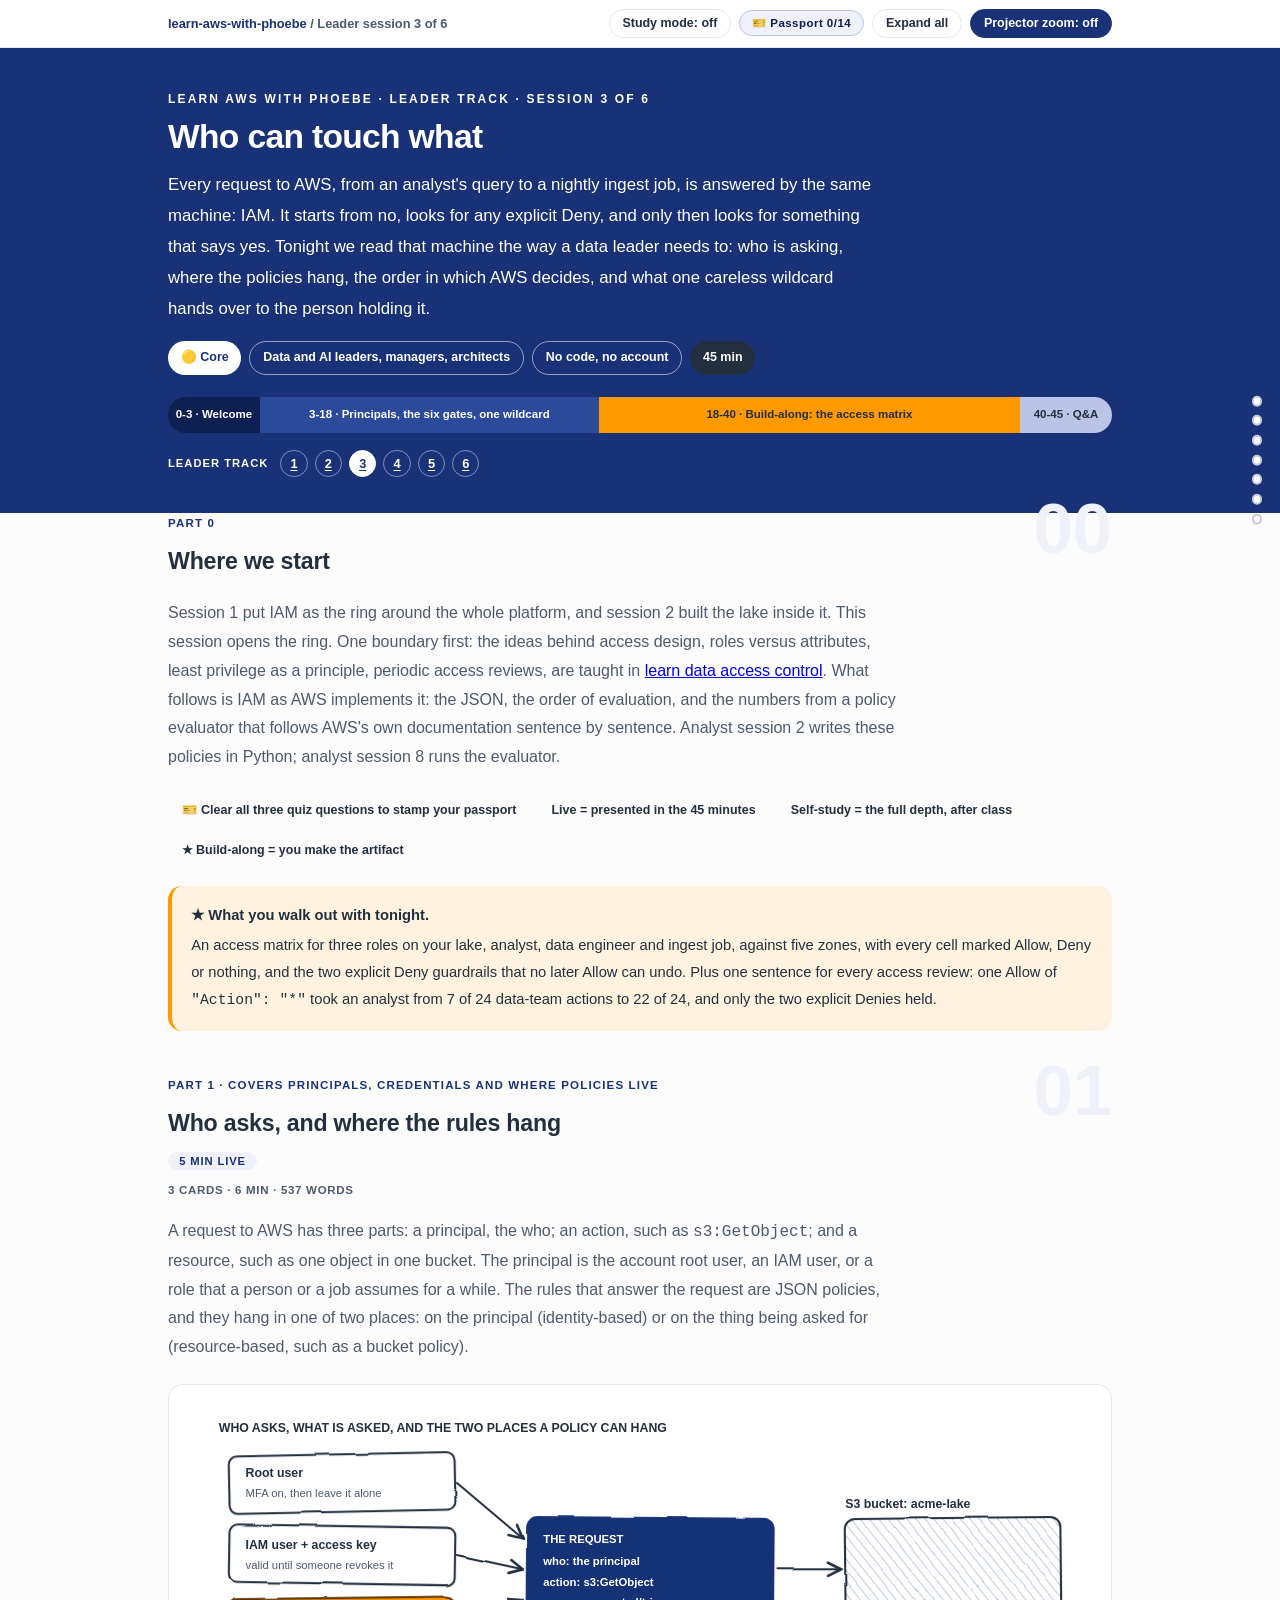
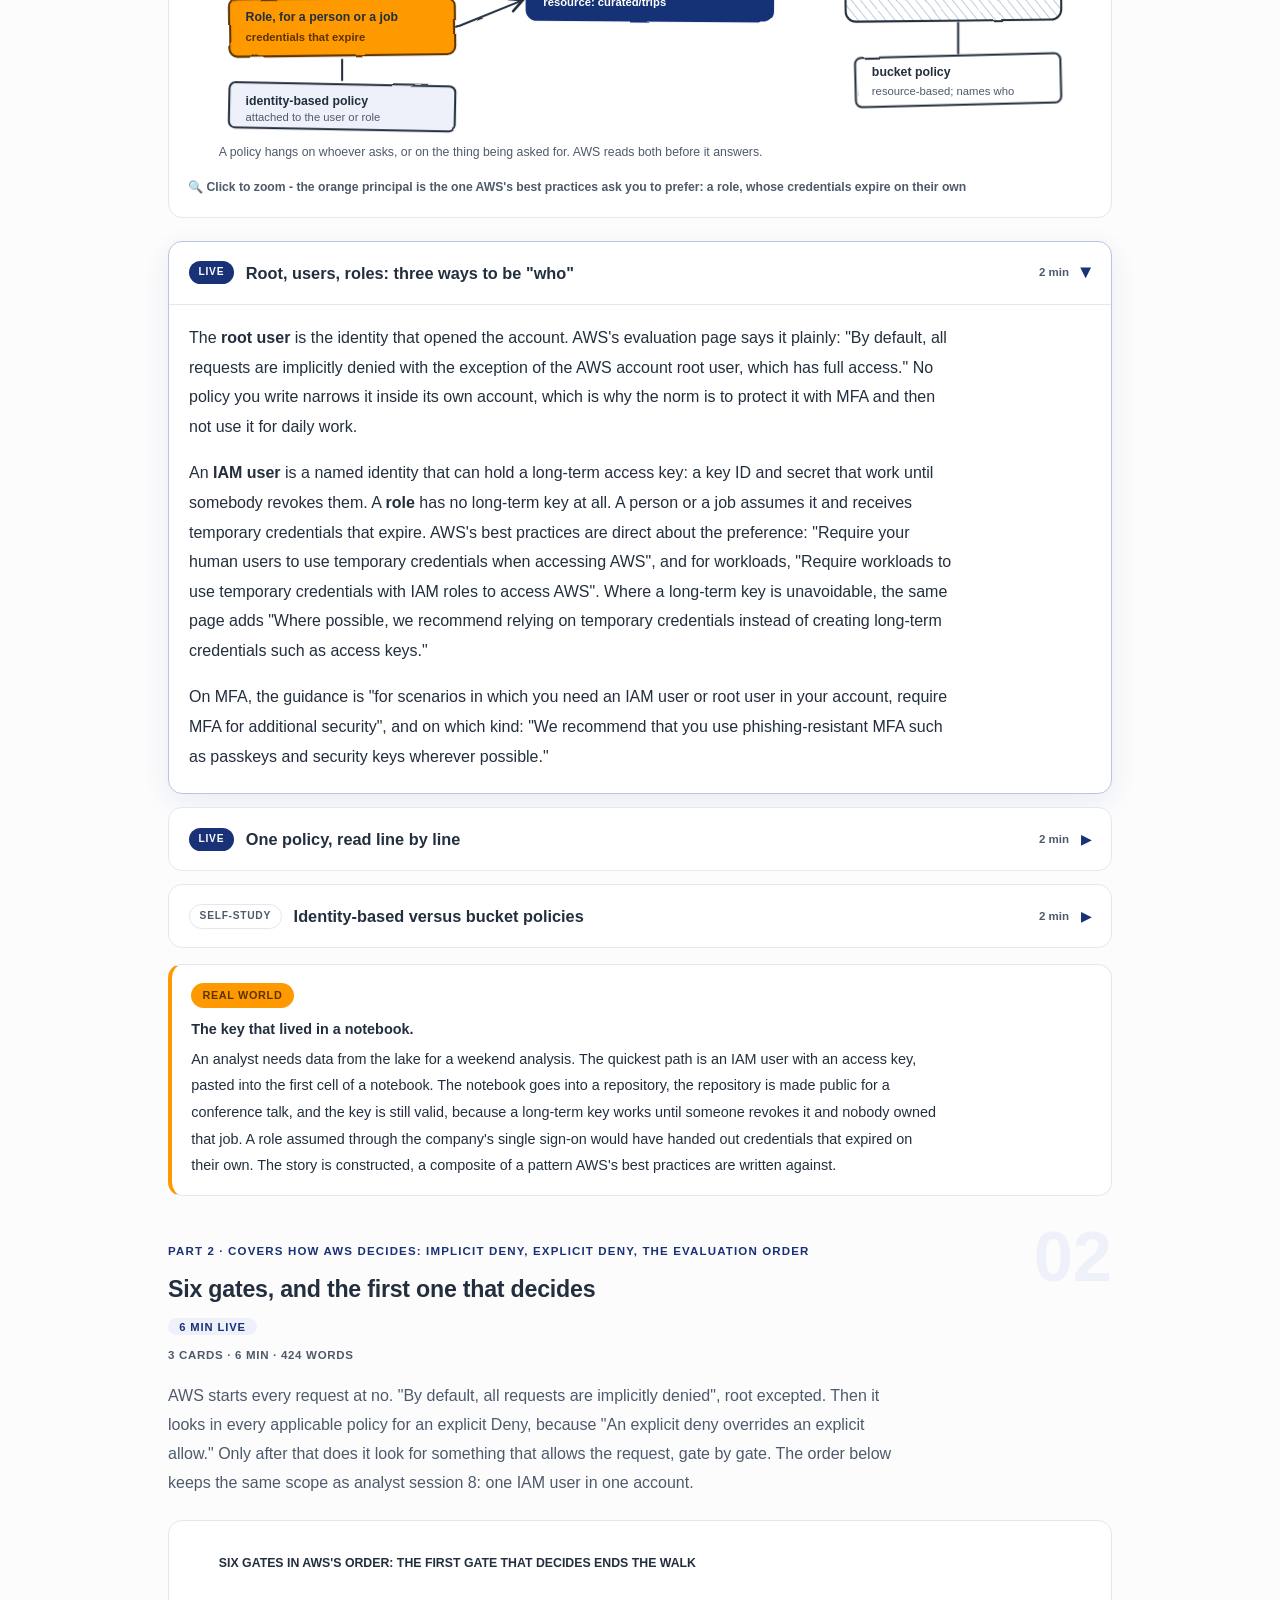
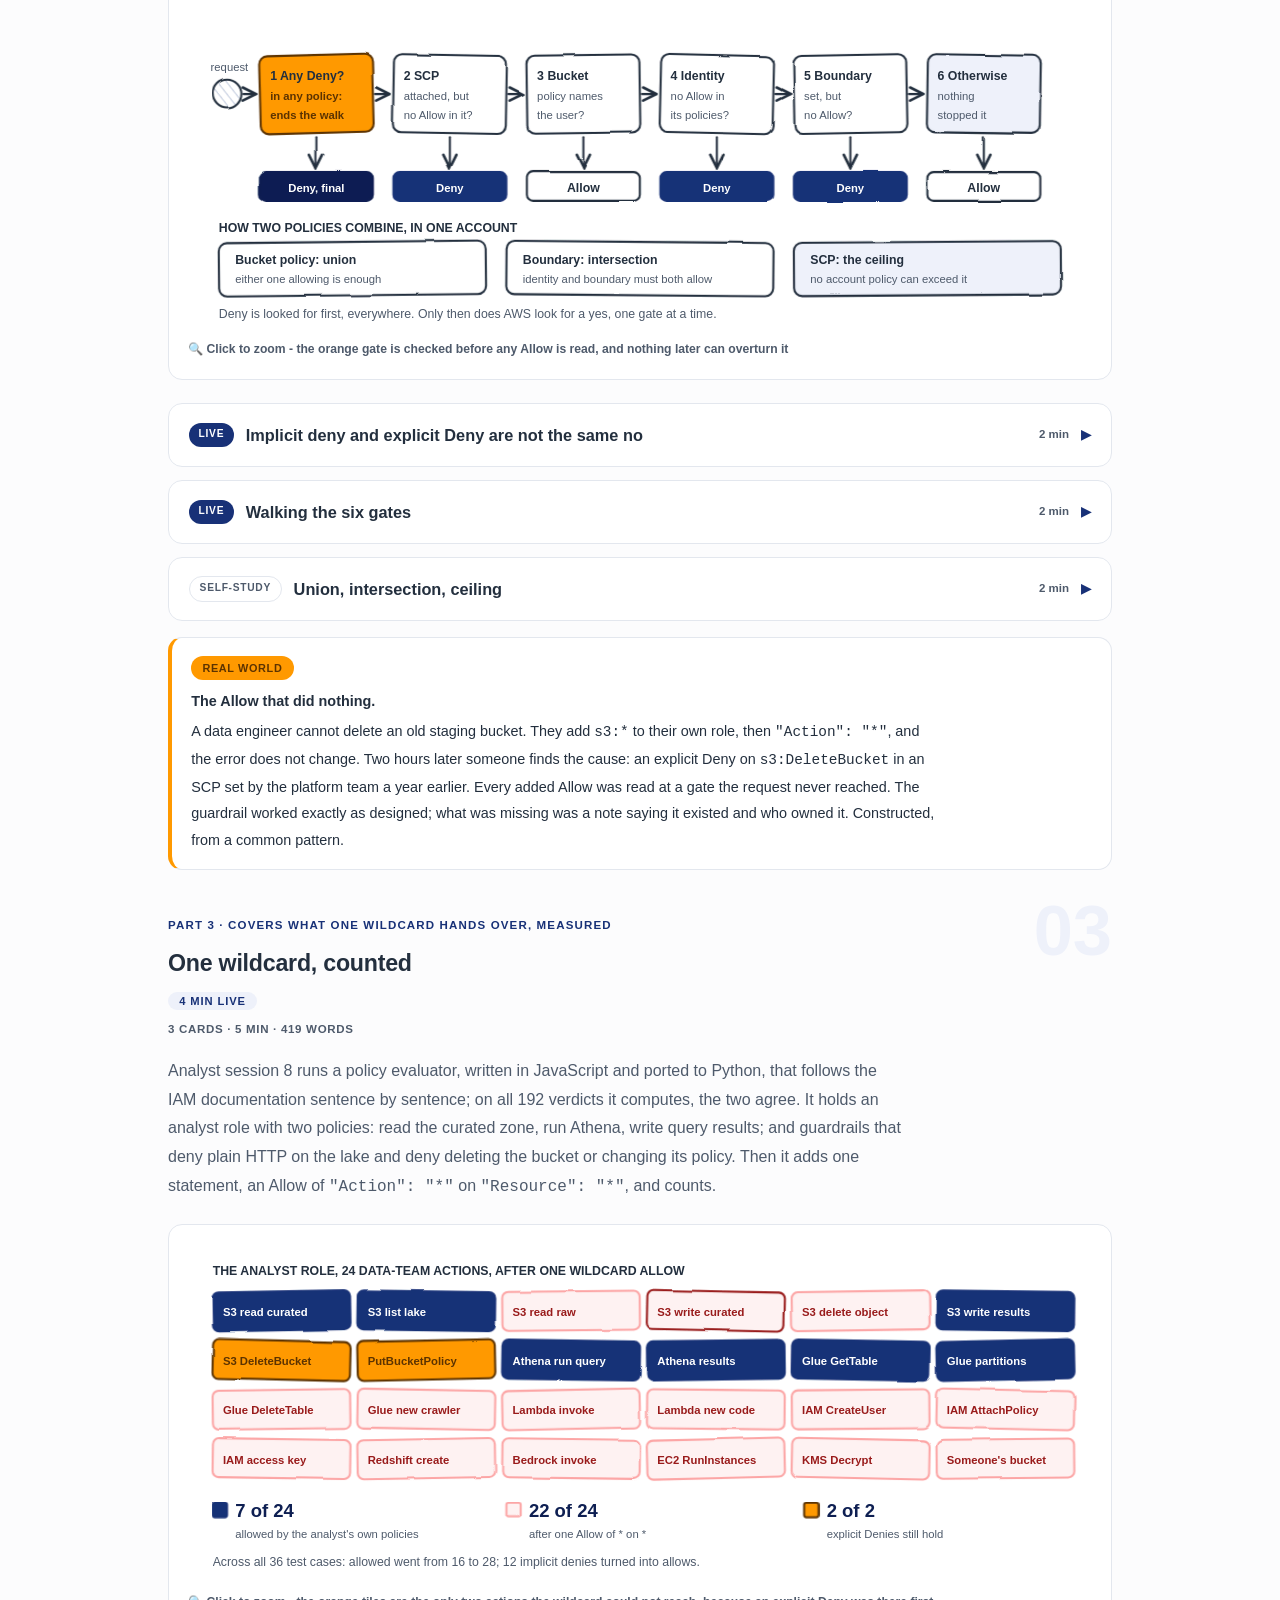
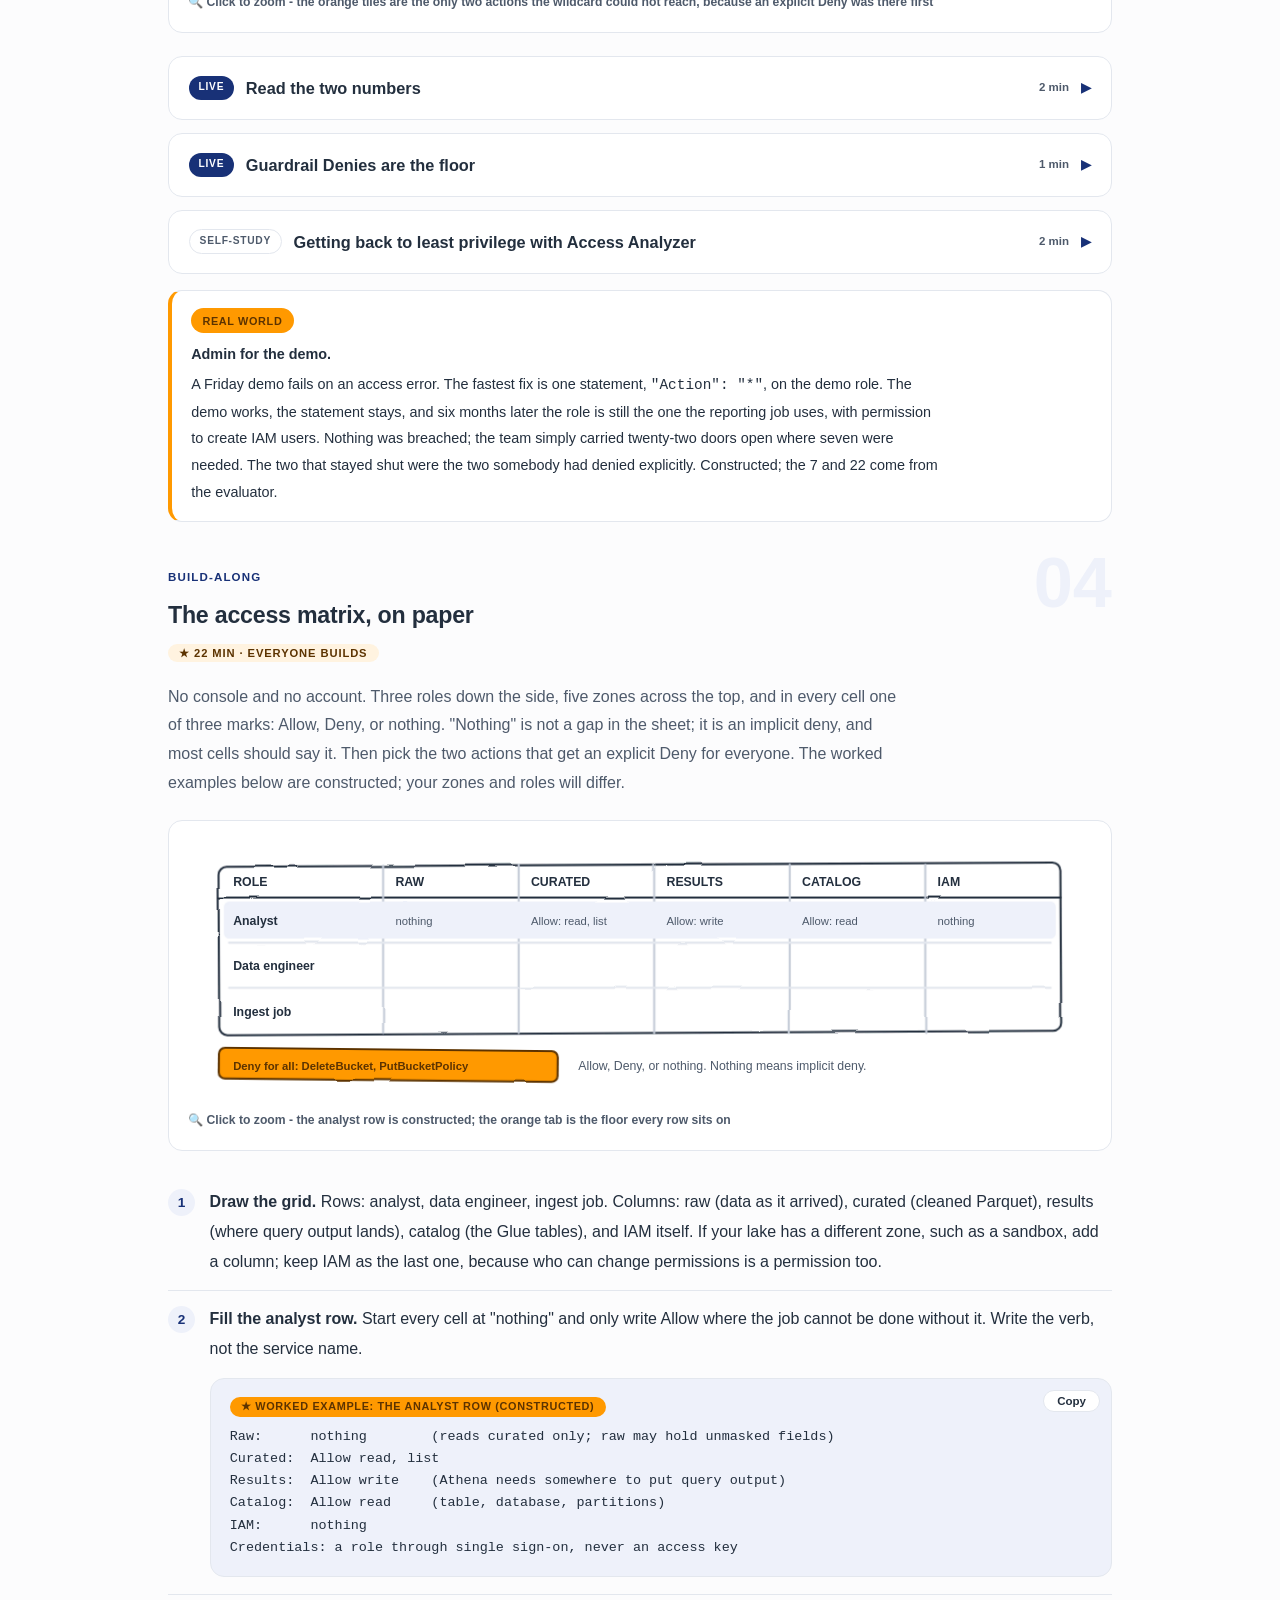
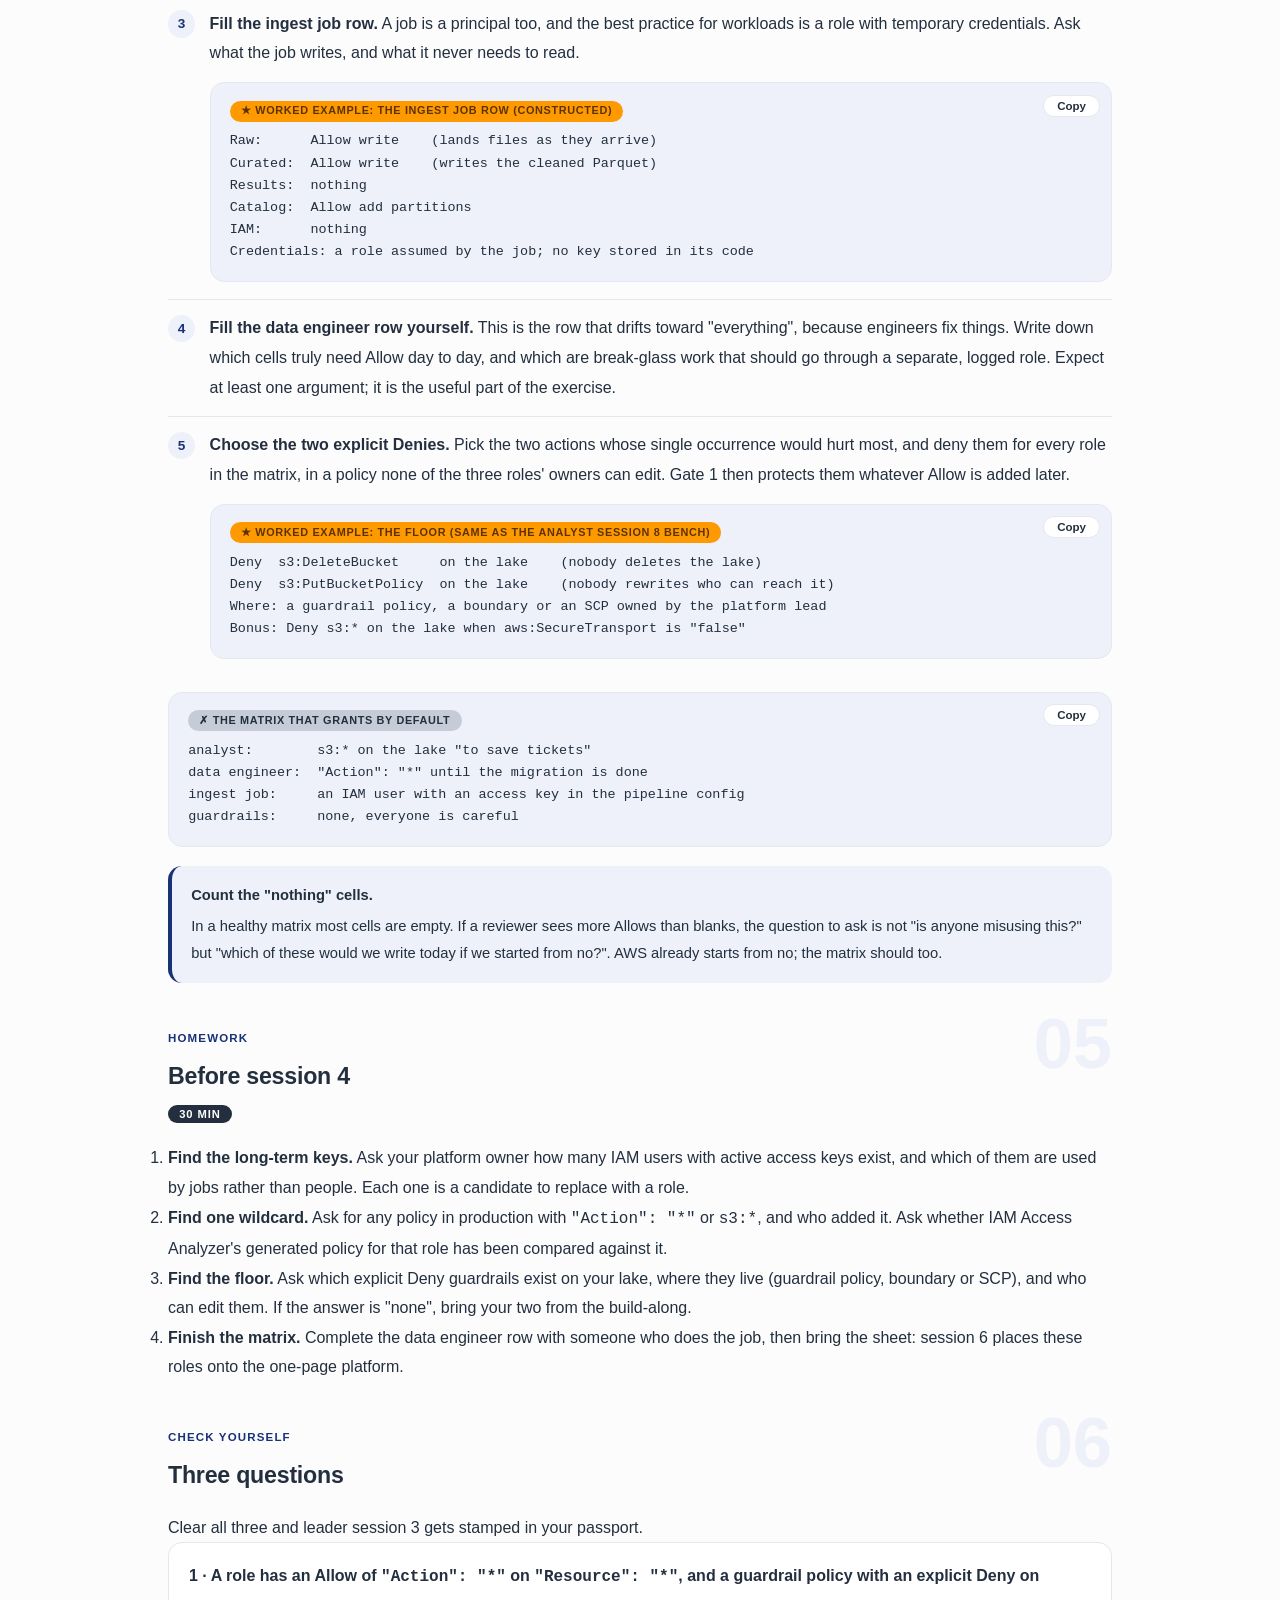
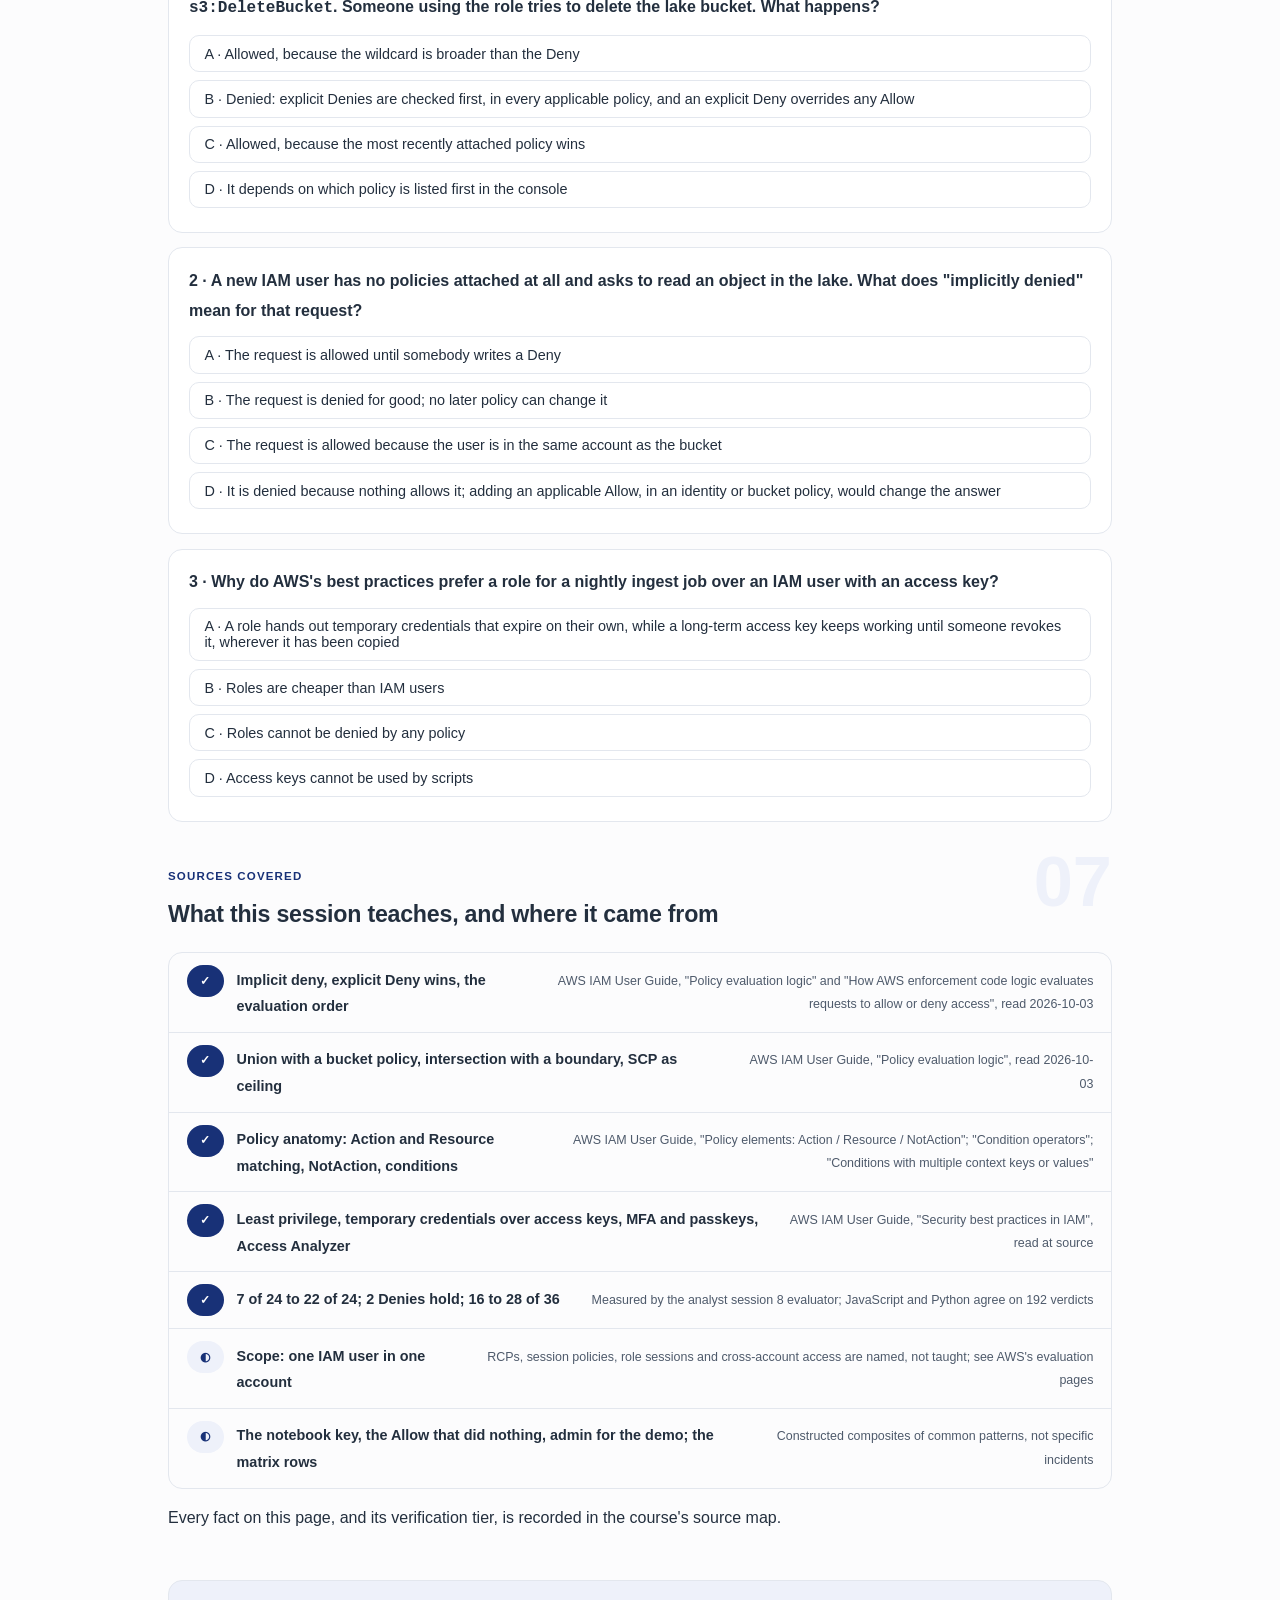
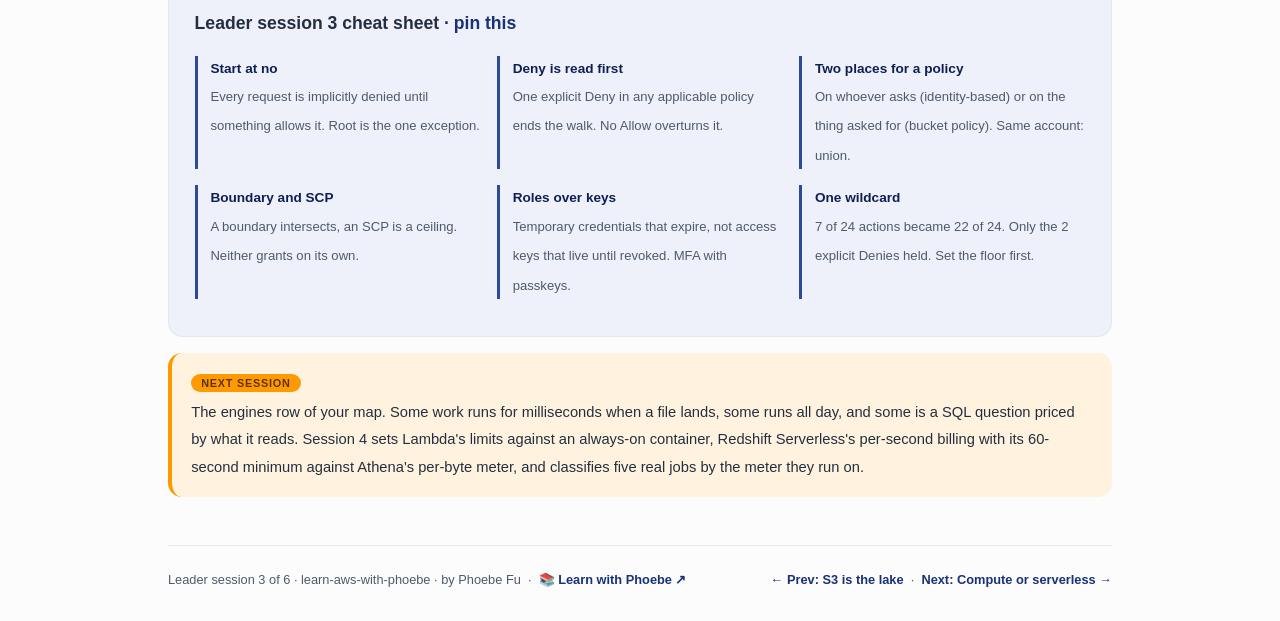
<file: courses/a3-who-can-touch-what.html>
<!DOCTYPE html>
<html lang="en">
<head>
<meta charset="UTF-8">
<meta name="viewport" content="width=device-width, initial-scale=1.0">
<!-- social:start -->
<meta name="description" content="Leader session 3 of 6. Who can touch what on AWS: root, users and roles, identity and bucket policies, the order in which AWS says yes or no, and what one wildcard Allow hands over.">
<meta property="og:type" content="article">
<meta property="og:site_name" content="Learn with Phoebe">
<meta property="og:title" content="Who can touch what - learn aws with phoebe">
<meta property="og:description" content="Leader session 3 of 6. One Allow of Action * took an analyst from 7 of 24 data-team actions to 22 of 24. Two explicit Denies still held. That is the whole of IAM in two numbers.">
<meta property="og:url" content="https://phoebefu6.github.io/learn-aws-with-phoebe/courses/a3-who-can-touch-what.html">
<meta property="og:image" content="https://phoebefu6.github.io/learn-aws-with-phoebe/assets/og-cover.png">
<meta property="og:image:width" content="1200">
<meta property="og:image:height" content="630">
<meta name="twitter:card" content="summary_large_image">
<meta name="twitter:title" content="Who can touch what - learn aws with phoebe">
<meta name="twitter:description" content="Leader session 3 of 6. Principals, policies, the six gates of evaluation, and what one wildcard hands over.">
<meta name="twitter:image" content="https://phoebefu6.github.io/learn-aws-with-phoebe/assets/og-cover.png">
<!-- social:end -->
<title>Leader session 3 · Who can touch what - learn aws with phoebe</title>
<link rel="stylesheet" href="../assets/style.css?v=21">
</head>
<body>

<div class="toolbar">
  <div class="wrap">
    <span class="crumb"><a href="../index.html">learn-aws-with-phoebe</a> / Leader session 3 of 6</span>
    <button class="btn" id="toggle-all" type="button">Expand all</button>
    <button class="btn primary" id="zoom-toggle" type="button">Projector zoom: off</button>
  </div>
</div>

<header class="masthead">
  <div class="wrap">
    <div class="eyebrow">Learn AWS with Phoebe · Leader track · Session 3 of 6</div>
    <h1>Who can <span class="accent">touch what</span></h1>
    <p class="sub">Every request to AWS, from an analyst's query to a nightly ingest job, is answered by the same machine: IAM. It starts from no, looks for any explicit Deny, and only then looks for something that says yes. Tonight we read that machine the way a data leader needs to: who is asking, where the policies hang, the order in which AWS decides, and what one careless wildcard hands over to the person holding it.</p>
    <div class="chip-row">
      <span class="chip level">🟡 Core</span>
      <span class="chip audience">Data and AI leaders, managers, architects</span>
      <span class="chip audience">No code, no account</span>
      <span class="chip time">45 min</span>
    </div>
    <div class="agenda">
      <span class="a1" style="flex:1">0-3 · Welcome</span>
      <span class="a2" style="flex:4">3-18 · Principals, the six gates, one wildcard</span>
      <span class="a3" style="flex:5">18-40 · Build-along: the access matrix</span>
      <span class="a4" style="flex:1">40-45 · Q&amp;A</span>
    </div>
  </div>
</header>

<main class="wrap">

  <section class="section" id="intro">
    <div class="section-kicker">
      <span class="klabel">Part 0</span>
      <h2>Where we start</h2>
    </div>
    <p class="lede">Session 1 put IAM as the ring around the whole platform, and session 2 built the lake inside it. This session opens the ring. One boundary first: the ideas behind access design, roles versus attributes, least privilege as a principle, periodic access reviews, are taught in <a href="https://phoebefu6.github.io/learn-data-access-control-with-phoebe/">learn data access control</a>. What follows is IAM as AWS implements it: the JSON, the order of evaluation, and the numbers from a policy evaluator that follows AWS's own documentation sentence by sentence. Analyst session 2 writes these policies in Python; analyst session 8 runs the evaluator.</p>

    <div class="legend">
      <span class="pill">🎫 Clear all three quiz questions to stamp your passport</span>
      <span class="pill">Live = presented in the 45 minutes</span>
      <span class="pill">Self-study = the full depth, after class</span>
      <span class="pill">★ Build-along = you make the artifact</span>
    </div>

    <div class="callout win">
      <p><strong>★ What you walk out with tonight.</strong> An access matrix for three roles on your lake, analyst, data engineer and ingest job, against five zones, with every cell marked Allow, Deny or nothing, and the two explicit Deny guardrails that no later Allow can undo. Plus one sentence for every access review: one Allow of <code>"Action": "*"</code> took an analyst from 7 of 24 data-team actions to 22 of 24, and only the two explicit Denies held.</p>
    </div>
  </section>

  <section class="section" id="part-1">
    <div class="section-kicker">
      <span class="klabel">Part 1 · covers principals, credentials and where policies live</span>
      <h2>Who asks, and where the rules hang</h2>
      <span class="tag concept">5 min live</span>
    </div>
    <p class="lede">A request to AWS has three parts: a principal, the who; an action, such as <code>s3:GetObject</code>; and a resource, such as one object in one bucket. The principal is the account root user, an IAM user, or a role that a person or a job assumes for a while. The rules that answer the request are JSON policies, and they hang in one of two places: on the principal (identity-based) or on the thing being asked for (resource-based, such as a bucket policy).</p>

    <figure class="zoomable">
      <svg viewBox="0 0 880 352" xmlns="http://www.w3.org/2000/svg" role="img" aria-label="Three kinds of principal on the left: the root user with full access, an IAM user holding a long-term access key valid until revoked, and a role whose credentials expire, highlighted. An identity-based policy hangs under the role. All three send a request, drawn as a navy box naming who is asking, the action s3:GetObject and the resource in curated. The request goes to the S3 bucket acme-lake on the right, which carries its own bucket policy, a resource-based policy that names who may do what.">
        <defs>
          <filter id="a3aSk" x="-3%" y="-3%" width="106%" height="106%"><feTurbulence type="fractalNoise" baseFrequency="0.02" numOctaves="2" seed="53" result="n"/><feDisplacementMap in="SourceGraphic" in2="n" scale="2.4" xChannelSelector="R" yChannelSelector="G"/></filter>
          <pattern id="a3aHc" patternUnits="userSpaceOnUse" width="7" height="7" patternTransform="rotate(-38)"><line x1="0" y1="0" x2="0" y2="7" stroke="#183177" stroke-width="1" opacity=".5"/></pattern>
          <marker id="a3aAr" viewBox="0 0 10 10" refX="9" refY="5" markerWidth="8" markerHeight="8" orient="auto"><path d="M1 1 L9 5 L1 9" fill="none" stroke="#232F3E" stroke-width="1.6" stroke-linecap="round"/></marker>
        </defs>
        <style>
          .a3aH { font: 800 12px Inter, sans-serif; fill: #232F3E; }
          .a3aL { font: 600 12px Inter, sans-serif; fill: #232F3E; }
          .a3aS { font: 400 11px Inter, sans-serif; fill: #4E5A6B; }
          .a3aB { font: 800 11px Inter, sans-serif; fill: #5C3300; }
          .a3aW { font: 800 11px Inter, sans-serif; fill: #FFFFFF; }
          .a3aN { font: 400 12px Inter, sans-serif; fill: #4E5A6B; }
        </style>

        <text class="a3aH" x="30" y="26">WHO ASKS, WHAT IS ASKED, AND THE TWO PLACES A POLICY CAN HANG</text>

        <g filter="url(#a3aSk)" fill="none" stroke="#232F3E" stroke-width="2" stroke-linecap="round" stroke-linejoin="round">
          <rect x="40" y="48" width="220" height="56" rx="8" transform="rotate(-1.2 150 76)" fill="#FFFFFF"/>
          <rect x="40" y="118" width="220" height="56" rx="8" transform="rotate(0.9 150 146)" fill="#FFFFFF"/>
          <rect x="40" y="188" width="220" height="56" rx="8" transform="rotate(-0.7 150 216)" fill="#FF9900" stroke="#5C3300"/>
          <path d="M150 248 L150 268"/>
          <rect x="40" y="272" width="220" height="44" rx="6" transform="rotate(1.1 150 294)" fill="#EEF1FA"/>
          <path d="M262 76 L326 130" marker-end="url(#a3aAr)"/>
          <path d="M262 146 L326 160" marker-end="url(#a3aAr)"/>
          <path d="M262 216 L326 190" marker-end="url(#a3aAr)"/>
          <rect x="330" y="110" width="240" height="100" rx="10" transform="rotate(0.4 450 160)" fill="#183177" stroke="#183177"/>
          <path d="M574 160 L636 160" marker-end="url(#a3aAr)"/>
          <rect x="640" y="110" width="210" height="100" rx="10" transform="rotate(-0.6 745 160)" fill="url(#a3aHc)"/>
          <path d="M750 212 L750 242"/>
          <rect x="650" y="244" width="200" height="48" rx="6" transform="rotate(-1.4 750 268)" fill="#FFFFFF"/>
        </g>

        <text class="a3aL" x="56" y="70">Root user</text>
        <text class="a3aS" x="56" y="90">MFA on, then leave it alone</text>
        <text class="a3aL" x="56" y="140">IAM user + access key</text>
        <text class="a3aS" x="56" y="160">valid until someone revokes it</text>
        <text class="a3aL" x="56" y="210">Role, for a person or a job</text>
        <text class="a3aB" x="56" y="230">credentials that expire</text>
        <text class="a3aL" x="56" y="292">identity-based policy</text>
        <text class="a3aS" x="56" y="308">attached to the user or role</text>

        <text class="a3aW" x="346" y="134">THE REQUEST</text>
        <text class="a3aW" x="346" y="156">who: the principal</text>
        <text class="a3aW" x="346" y="176">action: s3:GetObject</text>
        <text class="a3aW" x="346" y="196">resource: curated/trips</text>

        <text class="a3aL" x="640" y="100">S3 bucket: acme-lake</text>
        <text class="a3aL" x="666" y="264">bucket policy</text>
        <text class="a3aS" x="666" y="282">resource-based; names who</text>

        <text class="a3aN" x="30" y="342">A policy hangs on whoever asks, or on the thing being asked for. AWS reads both before it answers.</text>
      </svg>
      <figcaption>🔍 Click to zoom - the orange principal is the one AWS's best practices ask you to prefer: a role, whose credentials expire on their own</figcaption>
    </figure>

    <details class="card" open>
      <summary><span class="mode live">Live</span>Root, users, roles: three ways to be "who"<span class="mini">2 min</span><span class="caret">▶</span></summary>
      <div class="body">
        <p>The <strong>root user</strong> is the identity that opened the account. AWS's evaluation page says it plainly: "By default, all requests are implicitly denied with the exception of the AWS account root user, which has full access." No policy you write narrows it inside its own account, which is why the norm is to protect it with MFA and then not use it for daily work.</p>
        <p>An <strong>IAM user</strong> is a named identity that can hold a long-term access key: a key ID and secret that work until somebody revokes them. A <strong>role</strong> has no long-term key at all. A person or a job assumes it and receives temporary credentials that expire. AWS's best practices are direct about the preference: "Require your human users to use temporary credentials when accessing AWS", and for workloads, "Require workloads to use temporary credentials with IAM roles to access AWS". Where a long-term key is unavoidable, the same page adds "Where possible, we recommend relying on temporary credentials instead of creating long-term credentials such as access keys."</p>
        <p>On MFA, the guidance is "for scenarios in which you need an IAM user or root user in your account, require MFA for additional security", and on which kind: "We recommend that you use phishing-resistant MFA such as passkeys and security keys wherever possible."</p>
      </div>
    </details>

    <details class="card">
      <summary><span class="mode live">Live</span>One policy, read line by line<span class="mini">2 min</span><span class="caret">▶</span></summary>
      <div class="body">
        <p>A policy is a list of statements. Each statement has an <code>Effect</code> (Allow or Deny), an <code>Action</code> (what may be done, as <code>service:Name</code>), a <code>Resource</code> (to which ARN), and optionally a <code>Condition</code> (only when the request looks like this). Here is part of the analyst policy that analyst session 8's evaluator uses, trimmed to two statements:</p>
        <div class="prompt-box good"><span class="label">★ An identity-based policy, readable</span>{
  "Version": "2012-10-17",
  "Statement": [
    {
      "Sid": "ReadCurated",
      "Effect": "Allow",
      "Action": ["s3:GetObject", "s3:ListBucket"],
      "Resource": ["arn:aws:s3:::acme-lake",
                   "arn:aws:s3:::acme-lake/curated/*"]
    },
    {
      "Sid": "DenyHttp",
      "Effect": "Deny",
      "Action": "s3:*",
      "Resource": ["arn:aws:s3:::acme-lake",
                   "arn:aws:s3:::acme-lake/*"],
      "Condition": {"Bool": {"aws:SecureTransport": "false"}}
    }
  ]
}</div>
        <p>Read it aloud as a leader would: the analyst may list the lake and read anything under <code>curated/</code>; nobody holding this policy may touch the lake over plain HTTP. Two details matter in reviews. Action names are forgiving: "The prefix and the action name are case insensitive". Resource names are not: "In the Resource element, the IAM user name is case sensitive." And the bucket ARN is not its objects: <code>acme-lake</code> names the bucket, <code>acme-lake/*</code> names what is inside.</p>
      </div>
    </details>

    <details class="card">
      <summary><span class="mode self">Self-study</span>Identity-based versus bucket policies<span class="mini">2 min</span><span class="caret">▶</span></summary>
      <div class="body">
        <p>An identity-based policy travels with the principal: whatever bucket the analyst asks, the same policy is read. A bucket policy stays with the bucket and must say who it applies to, with a <code>Principal</code> element. Within one account the two add up: AWS describes the result as a union, so either one allowing is enough. One sentence from the enforcement page surprises most reviewers: resource-based policies that grant permissions to an IAM user ARN "are not limited by an implicit deny in an identity-based policy or permissions boundary." A generous bucket policy can therefore open a door that the user's own policy never mentions. When you review a lake's access, read the bucket policy as carefully as the role policies.</p>
        <p>Cross-account access, role sessions and session policies change these rules and are not taught on these pages; AWS's "Policy evaluation logic" page is the place to go next.</p>
      </div>
    </details>

    <div class="callout example">
      <span class="ex-pill">Real world</span>
      <p><strong>The key that lived in a notebook.</strong> An analyst needs data from the lake for a weekend analysis. The quickest path is an IAM user with an access key, pasted into the first cell of a notebook. The notebook goes into a repository, the repository is made public for a conference talk, and the key is still valid, because a long-term key works until someone revokes it and nobody owned that job. A role assumed through the company's single sign-on would have handed out credentials that expired on their own. The story is constructed, a composite of a pattern AWS's best practices are written against.</p>
    </div>
  </section>

  <section class="section" id="part-2">
    <div class="section-kicker">
      <span class="klabel">Part 2 · covers how AWS decides: implicit deny, explicit Deny, the evaluation order</span>
      <h2>Six gates, and the first one that decides</h2>
      <span class="tag concept">6 min live</span>
    </div>
    <p class="lede">AWS starts every request at no. "By default, all requests are implicitly denied", root excepted. Then it looks in every applicable policy for an explicit Deny, because "An explicit deny overrides an explicit allow." Only after that does it look for something that allows the request, gate by gate. The order below keeps the same scope as analyst session 8: one IAM user in one account.</p>

    <figure class="zoomable">
      <svg viewBox="0 0 880 378" xmlns="http://www.w3.org/2000/svg" role="img" aria-label="A request, drawn as a small circle, walks left to right along a path through six gates. Gate 1, highlighted: is there an explicit Deny in any policy? If yes, Deny, final. Gate 2: an SCP is attached but nothing in it allows the request: Deny. Gate 3: the bucket policy names this user and allows: Allow. Gate 4: no identity-based policy allows: Deny. Gate 5: a permissions boundary is set and does not allow: Deny. Gate 6: nothing stopped the request: Allow. Below, three boxes say how policies combine in one account: identity plus bucket policy is a union, identity plus boundary is an intersection, and an SCP is a ceiling that no account policy can exceed.">
        <defs>
          <filter id="a3bSk" x="-3%" y="-3%" width="106%" height="106%"><feTurbulence type="fractalNoise" baseFrequency="0.02" numOctaves="2" seed="61" result="n"/><feDisplacementMap in="SourceGraphic" in2="n" scale="2.4" xChannelSelector="R" yChannelSelector="G"/></filter>
          <pattern id="a3bHc" patternUnits="userSpaceOnUse" width="7" height="7" patternTransform="rotate(-38)"><line x1="0" y1="0" x2="0" y2="7" stroke="#183177" stroke-width="1" opacity=".5"/></pattern>
          <marker id="a3bAr" viewBox="0 0 10 10" refX="9" refY="5" markerWidth="8" markerHeight="8" orient="auto"><path d="M1 1 L9 5 L1 9" fill="none" stroke="#232F3E" stroke-width="1.6" stroke-linecap="round"/></marker>
        </defs>
        <style>
          .a3bH { font: 800 12px Inter, sans-serif; fill: #232F3E; }
          .a3bL { font: 600 12px Inter, sans-serif; fill: #232F3E; }
          .a3bS { font: 400 11px Inter, sans-serif; fill: #4E5A6B; }
          .a3bB { font: 800 11px Inter, sans-serif; fill: #5C3300; }
          .a3bW { font: 800 11px Inter, sans-serif; fill: #FFFFFF; }
          .a3bN { font: 400 12px Inter, sans-serif; fill: #4E5A6B; }
        </style>

        <text class="a3bH" x="30" y="26">SIX GATES IN AWS'S ORDER: THE FIRST GATE THAT DECIDES ENDS THE WALK</text>

        <g filter="url(#a3bSk)" fill="none" stroke="#232F3E" stroke-width="2" stroke-linecap="round" stroke-linejoin="round">
          <circle cx="38" cy="150" r="14" fill="url(#a3bHc)"/>
          <path d="M54 150 L66 150" marker-end="url(#a3bAr)"/>
          <rect x="70" y="112" width="110" height="76" rx="8" transform="rotate(-1.5 125 150)" fill="#FF9900" stroke="#5C3300"/>
          <rect x="200" y="112" width="110" height="76" rx="8" transform="rotate(1 255 150)" fill="#FFFFFF"/>
          <rect x="330" y="112" width="110" height="76" rx="8" transform="rotate(-0.8 385 150)" fill="#FFFFFF"/>
          <rect x="460" y="112" width="110" height="76" rx="8" transform="rotate(1.3 515 150)" fill="#FFFFFF"/>
          <rect x="590" y="112" width="110" height="76" rx="8" transform="rotate(-1.1 645 150)" fill="#FFFFFF"/>
          <rect x="720" y="112" width="110" height="76" rx="8" transform="rotate(0.9 775 150)" fill="#EEF1FA"/>
          <path d="M182 150 L196 150" marker-end="url(#a3bAr)"/>
          <path d="M312 150 L326 150" marker-end="url(#a3bAr)"/>
          <path d="M442 150 L456 150" marker-end="url(#a3bAr)"/>
          <path d="M572 150 L586 150" marker-end="url(#a3bAr)"/>
          <path d="M702 150 L716 150" marker-end="url(#a3bAr)"/>
          <path d="M125 192 L125 222" marker-end="url(#a3bAr)"/>
          <path d="M255 192 L255 222" marker-end="url(#a3bAr)"/>
          <path d="M385 192 L385 222" marker-end="url(#a3bAr)"/>
          <path d="M515 192 L515 222" marker-end="url(#a3bAr)"/>
          <path d="M645 192 L645 222" marker-end="url(#a3bAr)"/>
          <path d="M775 192 L775 222" marker-end="url(#a3bAr)"/>
          <rect x="70" y="226" width="110" height="28" rx="6" fill="#0E1F52" stroke="#0E1F52"/>
          <rect x="200" y="226" width="110" height="28" rx="6" fill="#183177" stroke="#183177"/>
          <rect x="330" y="226" width="110" height="28" rx="6" fill="#FFFFFF"/>
          <rect x="460" y="226" width="110" height="28" rx="6" fill="#183177" stroke="#183177"/>
          <rect x="590" y="226" width="110" height="28" rx="6" fill="#183177" stroke="#183177"/>
          <rect x="720" y="226" width="110" height="28" rx="6" fill="#FFFFFF"/>
          <rect x="30" y="294" width="260" height="52" rx="8" transform="rotate(-0.6 160 320)" fill="#FFFFFF"/>
          <rect x="310" y="294" width="260" height="52" rx="8" transform="rotate(0.5 440 320)" fill="#FFFFFF"/>
          <rect x="590" y="294" width="260" height="52" rx="8" transform="rotate(-0.4 720 320)" fill="#EEF1FA"/>
        </g>

        <text class="a3bS" x="22" y="128">request</text>

        <text class="a3bL" x="80" y="136">1 Any Deny?</text>
        <text class="a3bB" x="80" y="156">in any policy:</text>
        <text class="a3bB" x="80" y="174">ends the walk</text>
        <text class="a3bL" x="210" y="136">2 SCP</text>
        <text class="a3bS" x="210" y="156">attached, but</text>
        <text class="a3bS" x="210" y="174">no Allow in it?</text>
        <text class="a3bL" x="340" y="136">3 Bucket</text>
        <text class="a3bS" x="340" y="156">policy names</text>
        <text class="a3bS" x="340" y="174">the user?</text>
        <text class="a3bL" x="470" y="136">4 Identity</text>
        <text class="a3bS" x="470" y="156">no Allow in</text>
        <text class="a3bS" x="470" y="174">its policies?</text>
        <text class="a3bL" x="600" y="136">5 Boundary</text>
        <text class="a3bS" x="600" y="156">set, but</text>
        <text class="a3bS" x="600" y="174">no Allow?</text>
        <text class="a3bL" x="730" y="136">6 Otherwise</text>
        <text class="a3bS" x="730" y="156">nothing</text>
        <text class="a3bS" x="730" y="174">stopped it</text>

        <text class="a3bW" x="125" y="245" text-anchor="middle">Deny, final</text>
        <text class="a3bW" x="255" y="245" text-anchor="middle">Deny</text>
        <text class="a3bL" x="385" y="245" text-anchor="middle">Allow</text>
        <text class="a3bW" x="515" y="245" text-anchor="middle">Deny</text>
        <text class="a3bW" x="645" y="245" text-anchor="middle">Deny</text>
        <text class="a3bL" x="775" y="245" text-anchor="middle">Allow</text>

        <text class="a3bH" x="30" y="284">HOW TWO POLICIES COMBINE, IN ONE ACCOUNT</text>
        <text class="a3bL" x="46" y="316">Bucket policy: union</text>
        <text class="a3bS" x="46" y="334">either one allowing is enough</text>
        <text class="a3bL" x="326" y="316">Boundary: intersection</text>
        <text class="a3bS" x="326" y="334">identity and boundary must both allow</text>
        <text class="a3bL" x="606" y="316">SCP: the ceiling</text>
        <text class="a3bS" x="606" y="334">no account policy can exceed it</text>

        <text class="a3bN" x="30" y="368">Deny is looked for first, everywhere. Only then does AWS look for a yes, one gate at a time.</text>
      </svg>
      <figcaption>🔍 Click to zoom - the orange gate is checked before any Allow is read, and nothing later can overturn it</figcaption>
    </figure>

    <details class="card">
      <summary><span class="mode live">Live</span>Implicit deny and explicit Deny are not the same no<span class="mini">2 min</span><span class="caret">▶</span></summary>
      <div class="body">
        <p>An <strong>implicit deny</strong> is silence: no policy said yes. It is the starting state of every request, and any Allow that applies can lift it. An <strong>explicit Deny</strong> is a statement with <code>"Effect": "Deny"</code> that matches the request. It is checked first, in every applicable policy at once, and the enforcement page is unambiguous: "If the enforcement code finds even one explicit deny that applies", the final decision is Deny. No Allow anywhere overturns it.</p>
        <p>That difference is the leader's lever. Allows are how you grant work; explicit Denies are how you set a floor that survives the next person's generous Allow. A Deny on deleting the lake bucket stays true when someone later attaches a wide policy to the same role, which is exactly what Part 3 measures.</p>
      </div>
    </details>

    <details class="card">
      <summary><span class="mode live">Live</span>Walking the six gates<span class="mini">2 min</span><span class="caret">▶</span></summary>
      <div class="body">
        <p>Gate 1: any explicit Deny in an SCP, the bucket policy, an identity policy or a boundary ends the walk. Gate 2: if a service control policy applies and nothing in it allows the request, Deny. Gate 3: if the bucket policy names this user's ARN and allows, Allow, for the reason in Part 1. Gate 4: if no identity-based policy allows, implicit Deny. Gate 5: if a permissions boundary is set and does not allow, Deny. Gate 6: anything still walking is allowed.</p>
        <p>AWS's full order has two more stops this scope leaves out: resource control policies, and session policies for role sessions. They change verdicts, so the evaluator in analyst session 8 refuses to guess about them rather than quietly skipping them. The full page is "How AWS enforcement code logic evaluates requests to allow or deny access".</p>
      </div>
    </details>

    <details class="card">
      <summary><span class="mode self">Self-study</span>Union, intersection, ceiling<span class="mini">2 min</span><span class="caret">▶</span></summary>
      <div class="body">
        <p>Three words cover how policies combine in one account. Identity-based plus resource-based is a <strong>union</strong>: either may grant. Identity-based plus a permissions boundary is an <strong>intersection</strong>: the boundary never grants anything on its own, it only limits what the identity policy can reach, which is why it suits delegating role creation to a team without handing them the keys to everything. Identity-based plus an SCP must both allow: the SCP is the <strong>ceiling</strong> set by the organisation, and no policy inside the account can reach above it.</p>
        <p>Conditions follow their own small rules worth knowing before a review. If a key named in a condition is missing from the request, "the values do not match and the condition is false", and a negated operator turns true. Several operators in one block are ANDed; several values for one key are ORed. The Organizations side of SCPs, and account design generally, is not taught on these pages.</p>
      </div>
    </details>

    <div class="callout example">
      <span class="ex-pill">Real world</span>
      <p><strong>The Allow that did nothing.</strong> A data engineer cannot delete an old staging bucket. They add <code>s3:*</code> to their own role, then <code>"Action": "*"</code>, and the error does not change. Two hours later someone finds the cause: an explicit Deny on <code>s3:DeleteBucket</code> in an SCP set by the platform team a year earlier. Every added Allow was read at a gate the request never reached. The guardrail worked exactly as designed; what was missing was a note saying it existed and who owned it. Constructed, from a common pattern.</p>
    </div>
  </section>

  <section class="section" id="part-3">
    <div class="section-kicker">
      <span class="klabel">Part 3 · covers what one wildcard hands over, measured</span>
      <h2>One wildcard, counted</h2>
      <span class="tag concept">4 min live</span>
    </div>
    <p class="lede">Analyst session 8 runs a policy evaluator, written in JavaScript and ported to Python, that follows the IAM documentation sentence by sentence; on all 192 verdicts it computes, the two agree. It holds an analyst role with two policies: read the curated zone, run Athena, write query results; and guardrails that deny plain HTTP on the lake and deny deleting the bucket or changing its policy. Then it adds one statement, an Allow of <code>"Action": "*"</code> on <code>"Resource": "*"</code>, and counts.</p>

    <figure class="zoomable">
      <svg viewBox="0 0 880 328" xmlns="http://www.w3.org/2000/svg" role="img" aria-label="Twenty-four tiles, one per data-team action the analyst might request. Seven navy tiles were allowed by the analyst's own policies: read curated, list the lake, write query results, run an Athena query, read Athena results, Glue GetTable and Glue partitions. Fifteen red tiles become allowed only after a single Allow of Action star on Resource star is added, including reading raw, writing to curated, deleting objects, IAM user and access key creation, Lambda code changes, EC2 instances, KMS decrypt and reading another bucket. Two orange tiles, DeleteBucket and PutBucketPolicy, stay denied because explicit Deny guardrails hold. Totals: 7 of 24 before, 22 of 24 after, 2 of 2 Denies hold.">
        <defs>
          <filter id="a3cSk" x="-3%" y="-3%" width="106%" height="106%"><feTurbulence type="fractalNoise" baseFrequency="0.02" numOctaves="2" seed="67" result="n"/><feDisplacementMap in="SourceGraphic" in2="n" scale="2.4" xChannelSelector="R" yChannelSelector="G"/></filter>
          <pattern id="a3cHc" patternUnits="userSpaceOnUse" width="7" height="7" patternTransform="rotate(-38)"><line x1="0" y1="0" x2="0" y2="7" stroke="#183177" stroke-width="1" opacity=".5"/></pattern>
          <marker id="a3cAr" viewBox="0 0 10 10" refX="9" refY="5" markerWidth="8" markerHeight="8" orient="auto"><path d="M1 1 L9 5 L1 9" fill="none" stroke="#232F3E" stroke-width="1.6" stroke-linecap="round"/></marker>
        </defs>
        <style>
          .a3cH { font: 800 12px Inter, sans-serif; fill: #232F3E; }
          .a3cS { font: 400 11px Inter, sans-serif; fill: #4E5A6B; }
          .a3cB { font: 800 11px Inter, sans-serif; fill: #5C3300; }
          .a3cW { font: 800 11px Inter, sans-serif; fill: #FFFFFF; }
          .a3cR { font: 800 11px Inter, sans-serif; fill: #991B1B; }
          .a3cV { font: 800 18px Inter, sans-serif; fill: #0E1F52; }
          .a3cN { font: 400 12px Inter, sans-serif; fill: #4E5A6B; }
        </style>

        <text class="a3cH" x="24" y="30">THE ANALYST ROLE, 24 DATA-TEAM ACTIONS, AFTER ONE WILDCARD ALLOW</text>

        <g filter="url(#a3cSk)" fill="none" stroke="#232F3E" stroke-width="2" stroke-linecap="round" stroke-linejoin="round">
          <rect x="24" y="46" width="134" height="38" rx="6" transform="rotate(-1 91 65)" fill="#183177" stroke="#183177"/>
          <rect x="165" y="46" width="134" height="38" rx="6" transform="rotate(0.8 232 65)" fill="#183177" stroke="#183177"/>
          <rect x="306" y="46" width="134" height="38" rx="6" transform="rotate(-0.6 373 65)" fill="#FEF2F2" stroke="#FCA5A5"/>
          <rect x="447" y="46" width="134" height="38" rx="6" transform="rotate(1.2 514 65)" fill="#FEF2F2" stroke="#991B1B"/>
          <rect x="588" y="46" width="134" height="38" rx="6" transform="rotate(-0.9 655 65)" fill="#FEF2F2" stroke="#FCA5A5"/>
          <rect x="729" y="46" width="134" height="38" rx="6" transform="rotate(0.7 796 65)" fill="#183177" stroke="#183177"/>

          <rect x="24" y="94" width="134" height="38" rx="6" transform="rotate(1.4 91 113)" fill="#FF9900" stroke="#5C3300"/>
          <rect x="165" y="94" width="134" height="38" rx="6" transform="rotate(-1.2 232 113)" fill="#FF9900" stroke="#5C3300"/>
          <rect x="306" y="94" width="134" height="38" rx="6" transform="rotate(0.9 373 113)" fill="#183177" stroke="#183177"/>
          <rect x="447" y="94" width="134" height="38" rx="6" transform="rotate(-0.7 514 113)" fill="#183177" stroke="#183177"/>
          <rect x="588" y="94" width="134" height="38" rx="6" transform="rotate(1 655 113)" fill="#183177" stroke="#183177"/>
          <rect x="729" y="94" width="134" height="38" rx="6" transform="rotate(-1.3 796 113)" fill="#183177" stroke="#183177"/>

          <rect x="24" y="142" width="134" height="38" rx="6" transform="rotate(-0.8 91 161)" fill="#FEF2F2" stroke="#FCA5A5"/>
          <rect x="165" y="142" width="134" height="38" rx="6" transform="rotate(1.1 232 161)" fill="#FEF2F2" stroke="#FCA5A5"/>
          <rect x="306" y="142" width="134" height="38" rx="6" transform="rotate(-1.2 373 161)" fill="#FEF2F2" stroke="#FCA5A5"/>
          <rect x="447" y="142" width="134" height="38" rx="6" transform="rotate(0.6 514 161)" fill="#FEF2F2" stroke="#FCA5A5"/>
          <rect x="588" y="142" width="134" height="38" rx="6" transform="rotate(-0.5 655 161)" fill="#FEF2F2" stroke="#FCA5A5"/>
          <rect x="729" y="142" width="134" height="38" rx="6" transform="rotate(1.3 796 161)" fill="#FEF2F2" stroke="#FCA5A5"/>

          <rect x="24" y="190" width="134" height="38" rx="6" transform="rotate(0.9 91 209)" fill="#FEF2F2" stroke="#FCA5A5"/>
          <rect x="165" y="190" width="134" height="38" rx="6" transform="rotate(-1 232 209)" fill="#FEF2F2" stroke="#FCA5A5"/>
          <rect x="306" y="190" width="134" height="38" rx="6" transform="rotate(0.7 373 209)" fill="#FEF2F2" stroke="#FCA5A5"/>
          <rect x="447" y="190" width="134" height="38" rx="6" transform="rotate(-1.4 514 209)" fill="#FEF2F2" stroke="#FCA5A5"/>
          <rect x="588" y="190" width="134" height="38" rx="6" transform="rotate(1.2 655 209)" fill="#FEF2F2" stroke="#FCA5A5"/>
          <rect x="729" y="190" width="134" height="38" rx="6" transform="rotate(-0.6 796 209)" fill="#FEF2F2" stroke="#FCA5A5"/>

          <rect x="24" y="252" width="14" height="14" rx="2" fill="#183177" stroke="#183177"/>
          <rect x="310" y="252" width="14" height="14" rx="2" fill="#FEF2F2" stroke="#FCA5A5"/>
          <rect x="600" y="252" width="14" height="14" rx="2" fill="#FF9900" stroke="#5C3300"/>
        </g>

        <text class="a3cW" x="34" y="70">S3 read curated</text>
        <text class="a3cW" x="175" y="70">S3 list lake</text>
        <text class="a3cR" x="316" y="70">S3 read raw</text>
        <text class="a3cR" x="457" y="70">S3 write curated</text>
        <text class="a3cR" x="598" y="70">S3 delete object</text>
        <text class="a3cW" x="739" y="70">S3 write results</text>

        <text class="a3cB" x="34" y="118">S3 DeleteBucket</text>
        <text class="a3cB" x="175" y="118">PutBucketPolicy</text>
        <text class="a3cW" x="316" y="118">Athena run query</text>
        <text class="a3cW" x="457" y="118">Athena results</text>
        <text class="a3cW" x="598" y="118">Glue GetTable</text>
        <text class="a3cW" x="739" y="118">Glue partitions</text>

        <text class="a3cR" x="34" y="166">Glue DeleteTable</text>
        <text class="a3cR" x="175" y="166">Glue new crawler</text>
        <text class="a3cR" x="316" y="166">Lambda invoke</text>
        <text class="a3cR" x="457" y="166">Lambda new code</text>
        <text class="a3cR" x="598" y="166">IAM CreateUser</text>
        <text class="a3cR" x="739" y="166">IAM AttachPolicy</text>

        <text class="a3cR" x="34" y="214">IAM access key</text>
        <text class="a3cR" x="175" y="214">Redshift create</text>
        <text class="a3cR" x="316" y="214">Bedrock invoke</text>
        <text class="a3cR" x="457" y="214">EC2 RunInstances</text>
        <text class="a3cR" x="598" y="214">KMS Decrypt</text>
        <text class="a3cR" x="739" y="214">Someone's bucket</text>

        <text class="a3cV" x="46" y="266">7 of 24</text>
        <text class="a3cS" x="46" y="286">allowed by the analyst's own policies</text>
        <text class="a3cV" x="332" y="266">22 of 24</text>
        <text class="a3cS" x="332" y="286">after one Allow of * on *</text>
        <text class="a3cV" x="622" y="266">2 of 2</text>
        <text class="a3cS" x="622" y="286">explicit Denies still hold</text>

        <text class="a3cN" x="24" y="314">Across all 36 test cases: allowed went from 16 to 28; 12 implicit denies turned into allows.</text>
      </svg>
      <figcaption>🔍 Click to zoom - the orange tiles are the only two actions the wildcard could not reach, because an explicit Deny was there first</figcaption>
    </figure>

    <details class="card">
      <summary><span class="mode live">Live</span>Read the two numbers<span class="mini">2 min</span><span class="caret">▶</span></summary>
      <div class="body">
        <p>Before the wildcard, the analyst can do <strong>7 of 24</strong> data-team actions: read and list curated data, write query results, run Athena and read its results, read the table and its partitions in the Glue catalog. After one added statement, <strong>22 of 24</strong>. The fifteen new ones include reading the raw zone, overwriting curated files, deleting objects, creating IAM users and access keys, changing Lambda code, starting EC2 instances and decrypting with a KMS key. The demo request in analyst session 8, <code>s3:PutObject</code> into <code>curated/</code>, goes from implicit Deny to Allow.</p>
        <p>Only <code>s3:DeleteBucket</code> and <code>s3:PutBucketPolicy</code> stay denied, because the guardrail policy denies them explicitly and gate 1 runs before any Allow is read. Across the full table of 36 test cases, each tied to a documentation sentence, allowed requests go from 16 to <strong>28 of 36</strong>, and only 24 of 36 still match the verdicts the documentation predicts: 12 implicit denies became allows. These are measured counts from the evaluator, and the full bench, with its two "break the logic" buttons, is in <a href="b8-the-iam-and-cost-bench.html">analyst session 8</a>.</p>
      </div>
    </details>

    <details class="card">
      <summary><span class="mode live">Live</span>Guardrail Denies are the floor<span class="mini">1 min</span><span class="caret">▶</span></summary>
      <div class="body">
        <p>The lesson is not "never write a wildcard". People will, under deadline, and some service integrations ask for wide grants. The lesson is to decide in advance which few actions must never happen to the lake, and to deny them explicitly, in a place the people writing Allows do not own: a separate guardrail policy, a boundary, or an SCP. Then the worst mistake a generous Allow can make is bounded by a floor you chose calmly.</p>
        <p>One variant deserves a separate warning. <code>NotAction</code> with Allow reads like a restriction and behaves like a grant. AWS's example "allows users to access every action in every AWS service except for IAM", and the same page cautions that it "could result in granting users more permissions than you intended."</p>
      </div>
    </details>

    <details class="card">
      <summary><span class="mode self">Self-study</span>Getting back to least privilege with Access Analyzer<span class="mini">2 min</span><span class="caret">▶</span></summary>
      <div class="body">
        <p>AWS's first best practice is "grant only the permissions required to perform a task". The hard part is knowing which permissions a role actually needs. The best-practices page points at a tool for that: "Use IAM Access Analyzer to generate least-privilege policies based on access activity". In AWS's words, "IAM Access Analyzer analyzes the services and actions that your IAM roles use, and then generates a fine-grained policy that you can use." For a leader the practical move is a habit: when a role carries a wildcard, ask for the generated policy from real activity and compare the two. The process questions, who reviews, how often, and against which design, belong to <a href="https://phoebefu6.github.io/learn-data-access-control-with-phoebe/">learn data access control</a>.</p>
      </div>
    </details>

    <div class="callout example">
      <span class="ex-pill">Real world</span>
      <p><strong>Admin for the demo.</strong> A Friday demo fails on an access error. The fastest fix is one statement, <code>"Action": "*"</code>, on the demo role. The demo works, the statement stays, and six months later the role is still the one the reporting job uses, with permission to create IAM users. Nothing was breached; the team simply carried twenty-two doors open where seven were needed. The two that stayed shut were the two somebody had denied explicitly. Constructed; the 7 and 22 come from the evaluator.</p>
    </div>
  </section>

  <section class="section" id="demo-1">
    <div class="section-kicker">
      <span class="klabel">Build-along</span>
      <h2>The access matrix, on paper</h2>
      <span class="tag demo">★ 22 min · everyone builds</span>
    </div>
    <p class="lede">No console and no account. Three roles down the side, five zones across the top, and in every cell one of three marks: Allow, Deny, or nothing. "Nothing" is not a gap in the sheet; it is an implicit deny, and most cells should say it. Then pick the two actions that get an explicit Deny for everyone. The worked examples below are constructed; your zones and roles will differ.</p>

    <figure class="zoomable">
      <svg viewBox="0 0 880 252" xmlns="http://www.w3.org/2000/svg" role="img" aria-label="A hand-drawn worksheet grid. Columns: role, raw, curated, results, catalog, IAM. Rows: analyst, data engineer, ingest job. The analyst row is filled as a worked example: raw nothing, curated read, results write, catalog read, IAM nothing. The other two rows are empty for the learner. An orange tab below names the two explicit Deny guardrails: DeleteBucket and PutBucketPolicy.">
        <defs>
          <filter id="a3dSk" x="-3%" y="-3%" width="106%" height="106%"><feTurbulence type="fractalNoise" baseFrequency="0.02" numOctaves="2" seed="71" result="n"/><feDisplacementMap in="SourceGraphic" in2="n" scale="2.4" xChannelSelector="R" yChannelSelector="G"/></filter>
          <pattern id="a3dHc" patternUnits="userSpaceOnUse" width="7" height="7" patternTransform="rotate(-38)"><line x1="0" y1="0" x2="0" y2="7" stroke="#183177" stroke-width="1" opacity=".5"/></pattern>
          <marker id="a3dAr" viewBox="0 0 10 10" refX="9" refY="5" markerWidth="8" markerHeight="8" orient="auto"><path d="M1 1 L9 5 L1 9" fill="none" stroke="#232F3E" stroke-width="1.6" stroke-linecap="round"/></marker>
        </defs>
        <style>
          .a3dH { font: 800 12px Inter, sans-serif; fill: #232F3E; }
          .a3dL { font: 600 12px Inter, sans-serif; fill: #232F3E; }
          .a3dS { font: 400 11px Inter, sans-serif; fill: #4E5A6B; }
          .a3dB { font: 800 11px Inter, sans-serif; fill: #5C3300; }
          .a3dN { font: 400 12px Inter, sans-serif; fill: #4E5A6B; }
        </style>

        <g filter="url(#a3dSk)" fill="none" stroke="#232F3E" stroke-width="2" stroke-linecap="round" stroke-linejoin="round">
          <rect x="30" y="24" width="820" height="164" rx="8" transform="rotate(-0.3 440 106)" fill="#FFFFFF"/>
          <path d="M30 56 L850 56"/>
          <path d="M190 24 L190 188 M322 24 L322 188 M454 24 L454 188 M586 24 L586 188 M718 24 L718 188" stroke="#C5CCD8"/>
          <path d="M40 100 L840 100 M40 144 L840 144" stroke="#E3E7EE"/>
          <rect x="36" y="61" width="808" height="34" rx="4" fill="#EEF1FA" stroke="#EEF1FA"/>
          <rect x="30" y="204" width="330" height="30" rx="6" transform="rotate(0.6 195 219)" fill="#FF9900" stroke="#5C3300"/>
        </g>

        <text class="a3dH" x="44" y="45">ROLE</text>
        <text class="a3dH" x="202" y="45">RAW</text>
        <text class="a3dH" x="334" y="45">CURATED</text>
        <text class="a3dH" x="466" y="45">RESULTS</text>
        <text class="a3dH" x="598" y="45">CATALOG</text>
        <text class="a3dH" x="730" y="45">IAM</text>

        <text class="a3dL" x="44" y="83">Analyst</text>
        <text class="a3dS" x="202" y="83">nothing</text>
        <text class="a3dS" x="334" y="83">Allow: read, list</text>
        <text class="a3dS" x="466" y="83">Allow: write</text>
        <text class="a3dS" x="598" y="83">Allow: read</text>
        <text class="a3dS" x="730" y="83">nothing</text>
        <text class="a3dL" x="44" y="127">Data engineer</text>
        <text class="a3dL" x="44" y="171">Ingest job</text>

        <text class="a3dB" x="44" y="224">Deny for all: DeleteBucket, PutBucketPolicy</text>
        <text class="a3dN" x="380" y="224">Allow, Deny, or nothing. Nothing means implicit deny.</text>
      </svg>
      <figcaption>🔍 Click to zoom - the analyst row is constructed; the orange tab is the floor every row sits on</figcaption>
    </figure>

    <div class="steps">
      <div class="step">
        <p><strong>Draw the grid.</strong> Rows: analyst, data engineer, ingest job. Columns: raw (data as it arrived), curated (cleaned Parquet), results (where query output lands), catalog (the Glue tables), and IAM itself. If your lake has a different zone, such as a sandbox, add a column; keep IAM as the last one, because who can change permissions is a permission too.</p>
      </div>
      <div class="step">
        <p><strong>Fill the analyst row.</strong> Start every cell at "nothing" and only write Allow where the job cannot be done without it. Write the verb, not the service name.</p>
        <div class="prompt-box good"><span class="label">★ Worked example: the analyst row (constructed)</span>Raw:      nothing        (reads curated only; raw may hold unmasked fields)
Curated:  Allow read, list
Results:  Allow write    (Athena needs somewhere to put query output)
Catalog:  Allow read     (table, database, partitions)
IAM:      nothing
Credentials: a role through single sign-on, never an access key</div>
      </div>
      <div class="step">
        <p><strong>Fill the ingest job row.</strong> A job is a principal too, and the best practice for workloads is a role with temporary credentials. Ask what the job writes, and what it never needs to read.</p>
        <div class="prompt-box good"><span class="label">★ Worked example: the ingest job row (constructed)</span>Raw:      Allow write    (lands files as they arrive)
Curated:  Allow write    (writes the cleaned Parquet)
Results:  nothing
Catalog:  Allow add partitions
IAM:      nothing
Credentials: a role assumed by the job; no key stored in its code</div>
      </div>
      <div class="step">
        <p><strong>Fill the data engineer row yourself.</strong> This is the row that drifts toward "everything", because engineers fix things. Write down which cells truly need Allow day to day, and which are break-glass work that should go through a separate, logged role. Expect at least one argument; it is the useful part of the exercise.</p>
      </div>
      <div class="step">
        <p><strong>Choose the two explicit Denies.</strong> Pick the two actions whose single occurrence would hurt most, and deny them for every role in the matrix, in a policy none of the three roles' owners can edit. Gate 1 then protects them whatever Allow is added later.</p>
        <div class="prompt-box good"><span class="label">★ Worked example: the floor (same as the analyst session 8 bench)</span>Deny  s3:DeleteBucket     on the lake    (nobody deletes the lake)
Deny  s3:PutBucketPolicy  on the lake    (nobody rewrites who can reach it)
Where: a guardrail policy, a boundary or an SCP owned by the platform lead
Bonus: Deny s3:* on the lake when aws:SecureTransport is "false"</div>
      </div>
    </div>

    <div class="prompt-box bad"><span class="label">✗ The matrix that grants by default</span>analyst:        s3:* on the lake "to save tickets"
data engineer:  "Action": "*" until the migration is done
ingest job:     an IAM user with an access key in the pipeline config
guardrails:     none, everyone is careful</div>

    <div class="callout tip">
      <p><strong>Count the "nothing" cells.</strong> In a healthy matrix most cells are empty. If a reviewer sees more Allows than blanks, the question to ask is not "is anyone misusing this?" but "which of these would we write today if we started from no?". AWS already starts from no; the matrix should too.</p>
    </div>
  </section>

  <section class="section" id="exercise">
    <div class="section-kicker">
      <span class="klabel">Homework</span>
      <h2>Before session 4</h2>
      <span class="tag exercise">30 min</span>
    </div>
    <ol>
      <li><strong>Find the long-term keys.</strong> Ask your platform owner how many IAM users with active access keys exist, and which of them are used by jobs rather than people. Each one is a candidate to replace with a role.</li>
      <li><strong>Find one wildcard.</strong> Ask for any policy in production with <code>"Action": "*"</code> or <code>s3:*</code>, and who added it. Ask whether IAM Access Analyzer's generated policy for that role has been compared against it.</li>
      <li><strong>Find the floor.</strong> Ask which explicit Deny guardrails exist on your lake, where they live (guardrail policy, boundary or SCP), and who can edit them. If the answer is "none", bring your two from the build-along.</li>
      <li><strong>Finish the matrix.</strong> Complete the data engineer row with someone who does the job, then bring the sheet: session 6 places these roles onto the one-page platform.</li>
    </ol>
  </section>

  <section class="section" id="quiz">
    <div class="section-kicker">
      <span class="klabel">Check yourself</span>
      <h2>Three questions</h2>
    </div>
    <p>Clear all three and leader session 3 gets stamped in your passport.</p>

    <div class="quiz-q" data-answer="1">
      <p class="qtext">1 · A role has an Allow of <code>"Action": "*"</code> on <code>"Resource": "*"</code>, and a guardrail policy with an explicit Deny on <code>s3:DeleteBucket</code>. Someone using the role tries to delete the lake bucket. What happens?</p>
      <button class="qopt" type="button">A · Allowed, because the wildcard is broader than the Deny</button>
      <button class="qopt" type="button">B · Denied: explicit Denies are checked first, in every applicable policy, and an explicit Deny overrides any Allow</button>
      <button class="qopt" type="button">C · Allowed, because the most recently attached policy wins</button>
      <button class="qopt" type="button">D · It depends on which policy is listed first in the console</button>
      <p class="qwhy">"An explicit deny overrides an explicit allow." In the analyst session 8 evaluator, the wildcard lifted the analyst from 7 to 22 of 24 actions, and DeleteBucket and PutBucketPolicy still held for exactly this reason.</p>
    </div>

    <div class="quiz-q" data-answer="3">
      <p class="qtext">2 · A new IAM user has no policies attached at all and asks to read an object in the lake. What does "implicitly denied" mean for that request?</p>
      <button class="qopt" type="button">A · The request is allowed until somebody writes a Deny</button>
      <button class="qopt" type="button">B · The request is denied for good; no later policy can change it</button>
      <button class="qopt" type="button">C · The request is allowed because the user is in the same account as the bucket</button>
      <button class="qopt" type="button">D · It is denied because nothing allows it; adding an applicable Allow, in an identity or bucket policy, would change the answer</button>
      <p class="qwhy">"By default, all requests are implicitly denied", root excepted. Implicit deny is silence, and an Allow can lift it. An explicit Deny is a statement, and nothing lifts that.</p>
    </div>

    <div class="quiz-q" data-answer="0">
      <p class="qtext">3 · Why do AWS's best practices prefer a role for a nightly ingest job over an IAM user with an access key?</p>
      <button class="qopt" type="button">A · A role hands out temporary credentials that expire on their own, while a long-term access key keeps working until someone revokes it, wherever it has been copied</button>
      <button class="qopt" type="button">B · Roles are cheaper than IAM users</button>
      <button class="qopt" type="button">C · Roles cannot be denied by any policy</button>
      <button class="qopt" type="button">D · Access keys cannot be used by scripts</button>
      <p class="qwhy">"Require workloads to use temporary credentials with IAM roles to access AWS", and "Where possible, we recommend relying on temporary credentials instead of creating long-term credentials such as access keys." A leaked key is only as dangerous as it is long-lived.</p>
    </div>

    <p class="quiz-score"></p>
  </section>

  <section class="section" id="official">
    <div class="section-kicker">
      <span class="klabel">Sources covered</span>
      <h2>What this session teaches, and where it came from</h2>
    </div>
    <div class="covered">
      <div class="covered-row"><span class="status pill solid">✓</span><span class="name">Implicit deny, explicit Deny wins, the evaluation order</span><span class="note">AWS IAM User Guide, "Policy evaluation logic" and "How AWS enforcement code logic evaluates requests to allow or deny access", read 2026-10-03</span></div>
      <div class="covered-row"><span class="status pill solid">✓</span><span class="name">Union with a bucket policy, intersection with a boundary, SCP as ceiling</span><span class="note">AWS IAM User Guide, "Policy evaluation logic", read 2026-10-03</span></div>
      <div class="covered-row"><span class="status pill solid">✓</span><span class="name">Policy anatomy: Action and Resource matching, NotAction, conditions</span><span class="note">AWS IAM User Guide, "Policy elements: Action / Resource / NotAction"; "Condition operators"; "Conditions with multiple context keys or values"</span></div>
      <div class="covered-row"><span class="status pill solid">✓</span><span class="name">Least privilege, temporary credentials over access keys, MFA and passkeys, Access Analyzer</span><span class="note">AWS IAM User Guide, "Security best practices in IAM", read at source</span></div>
      <div class="covered-row"><span class="status pill solid">✓</span><span class="name">7 of 24 to 22 of 24; 2 Denies hold; 16 to 28 of 36</span><span class="note">Measured by the analyst session 8 evaluator; JavaScript and Python agree on 192 verdicts</span></div>
      <div class="covered-row"><span class="status pill light">◐</span><span class="name">Scope: one IAM user in one account</span><span class="note">RCPs, session policies, role sessions and cross-account access are named, not taught; see AWS's evaluation pages</span></div>
      <div class="covered-row"><span class="status pill light">◐</span><span class="name">The notebook key, the Allow that did nothing, admin for the demo; the matrix rows</span><span class="note">Constructed composites of common patterns, not specific incidents</span></div>
    </div>
    <p class="mono" style="margin-top:14px">Every fact on this page, and its verification tier, is recorded in the course's source map.</p>
  </section>

  <section class="cheat" id="cheatsheet">
    <h3>Leader session 3 cheat sheet <span>· pin this</span></h3>
    <div class="grid-2">
      <div class="cheat-item"><b>Start at no</b><span>Every request is implicitly denied until something allows it. Root is the one exception.</span></div>
      <div class="cheat-item"><b>Deny is read first</b><span>One explicit Deny in any applicable policy ends the walk. No Allow overturns it.</span></div>
      <div class="cheat-item"><b>Two places for a policy</b><span>On whoever asks (identity-based) or on the thing asked for (bucket policy). Same account: union.</span></div>
      <div class="cheat-item"><b>Boundary and SCP</b><span>A boundary intersects, an SCP is a ceiling. Neither grants on its own.</span></div>
      <div class="cheat-item"><b>Roles over keys</b><span>Temporary credentials that expire, not access keys that live until revoked. MFA with passkeys.</span></div>
      <div class="cheat-item"><b>One wildcard</b><span>7 of 24 actions became 22 of 24. Only the 2 explicit Denies held. Set the floor first.</span></div>
    </div>
  </section>

  <div class="callout next">
    <span class="nx-pill">Next session</span>
    <p>The engines row of your map. Some work runs for milliseconds when a file lands, some runs all day, and some is a SQL question priced by what it reads. Session 4 sets Lambda's limits against an always-on container, Redshift Serverless's per-second billing with its 60-second minimum against Athena's per-byte meter, and classifies five real jobs by the meter they run on.</p>
  </div>

  <footer class="pagefoot">
    <span>Leader session 3 of 6 · learn-aws-with-phoebe · by Phoebe Fu &nbsp;·&nbsp; 📚 <a href="https://phoebefu6.github.io/learn-with-phoebe/">Learn with Phoebe ↗</a></span>
    <span><a href="a2-s3-is-the-lake.html">← Prev: S3 is the lake</a> &nbsp;·&nbsp; <a href="a4-compute-or-serverless.html">Next: Compute or serverless →</a></span>
  </footer>

</main>

<script src="../assets/app.js?v=19"></script>
</body>
</html>
</file>
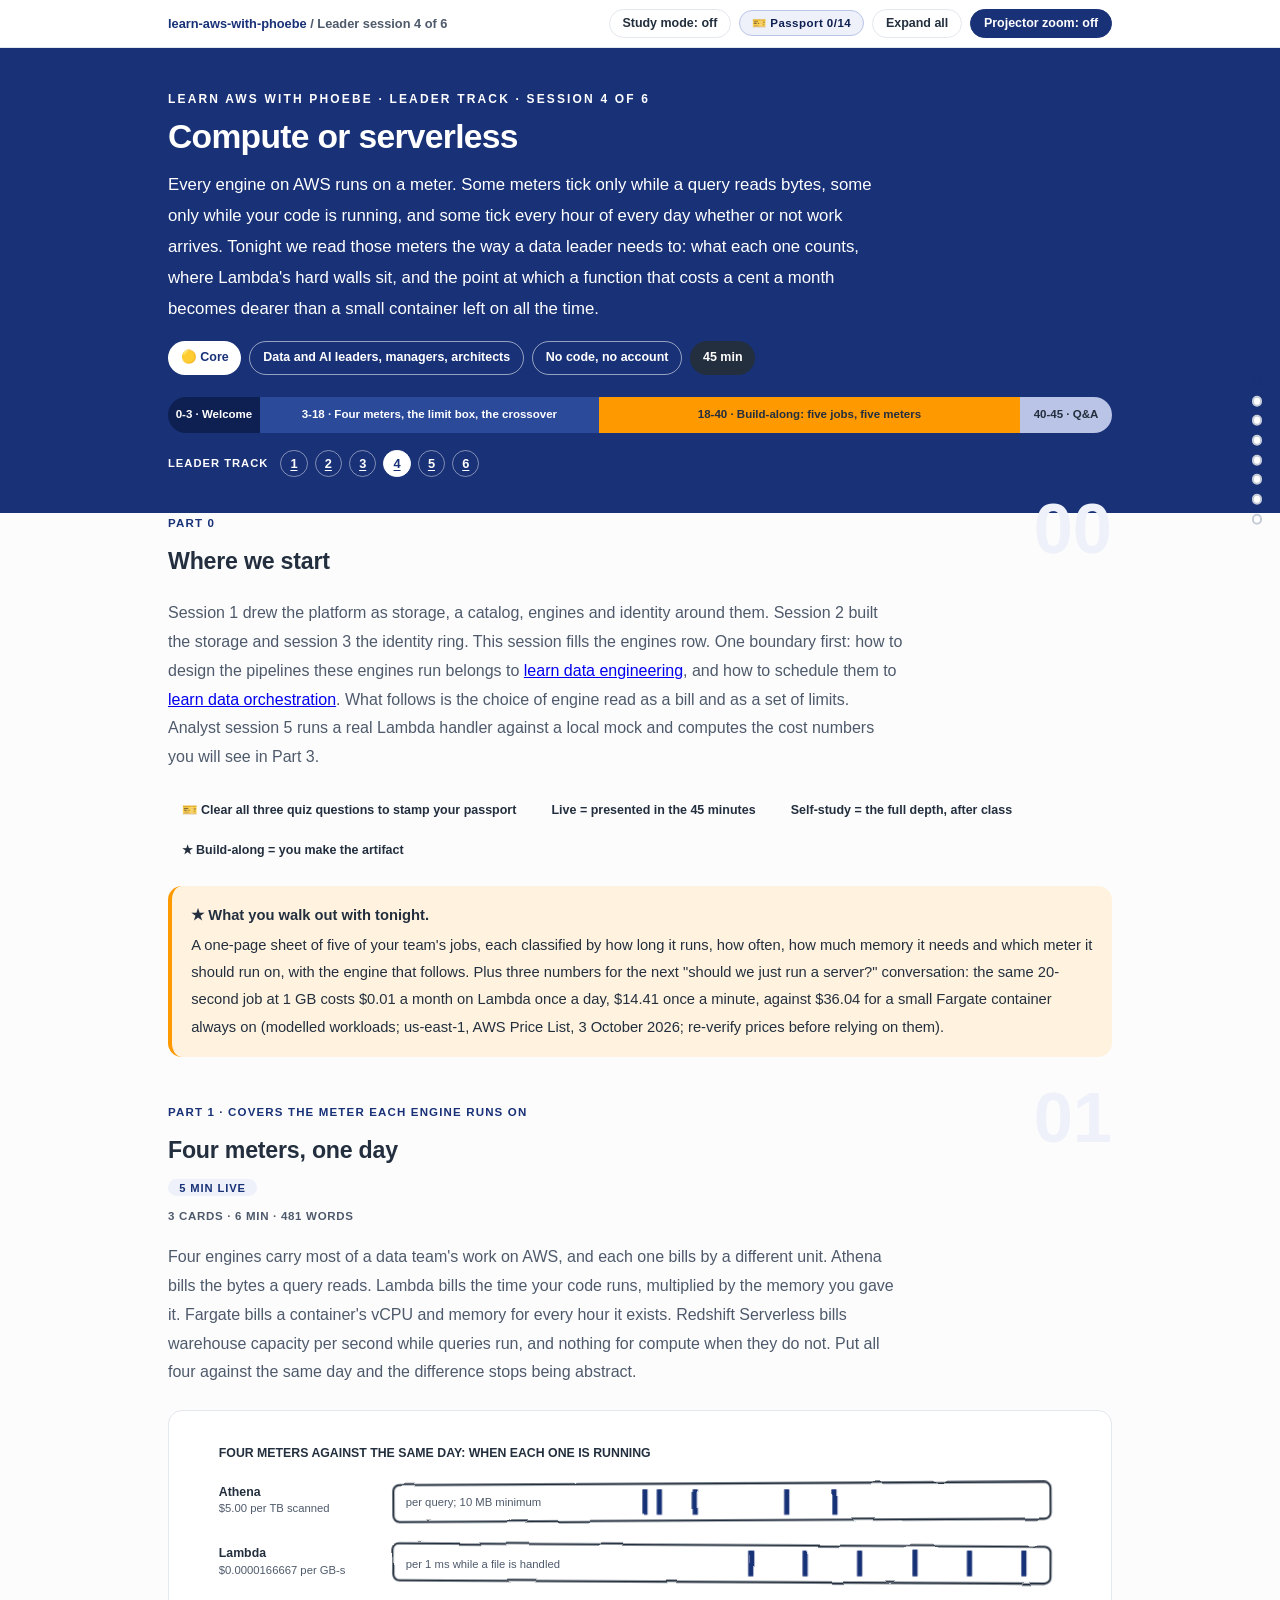
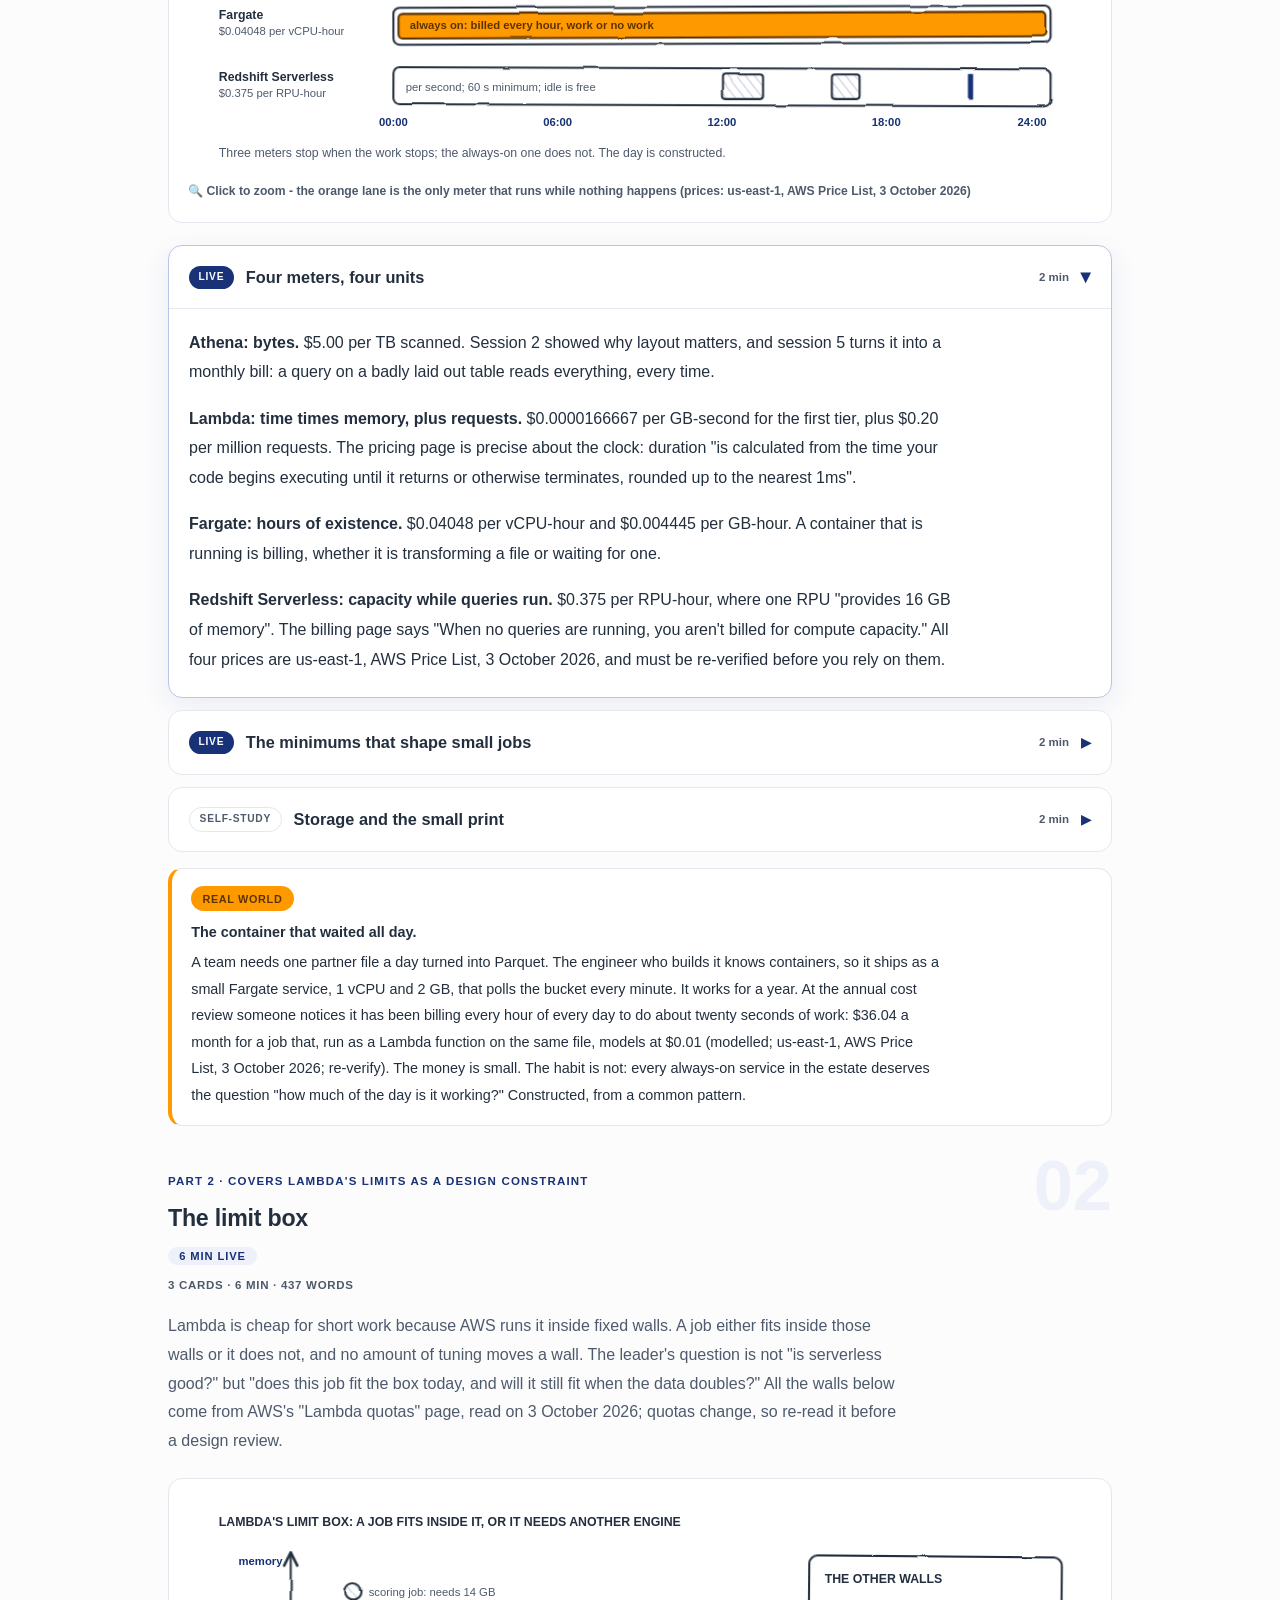
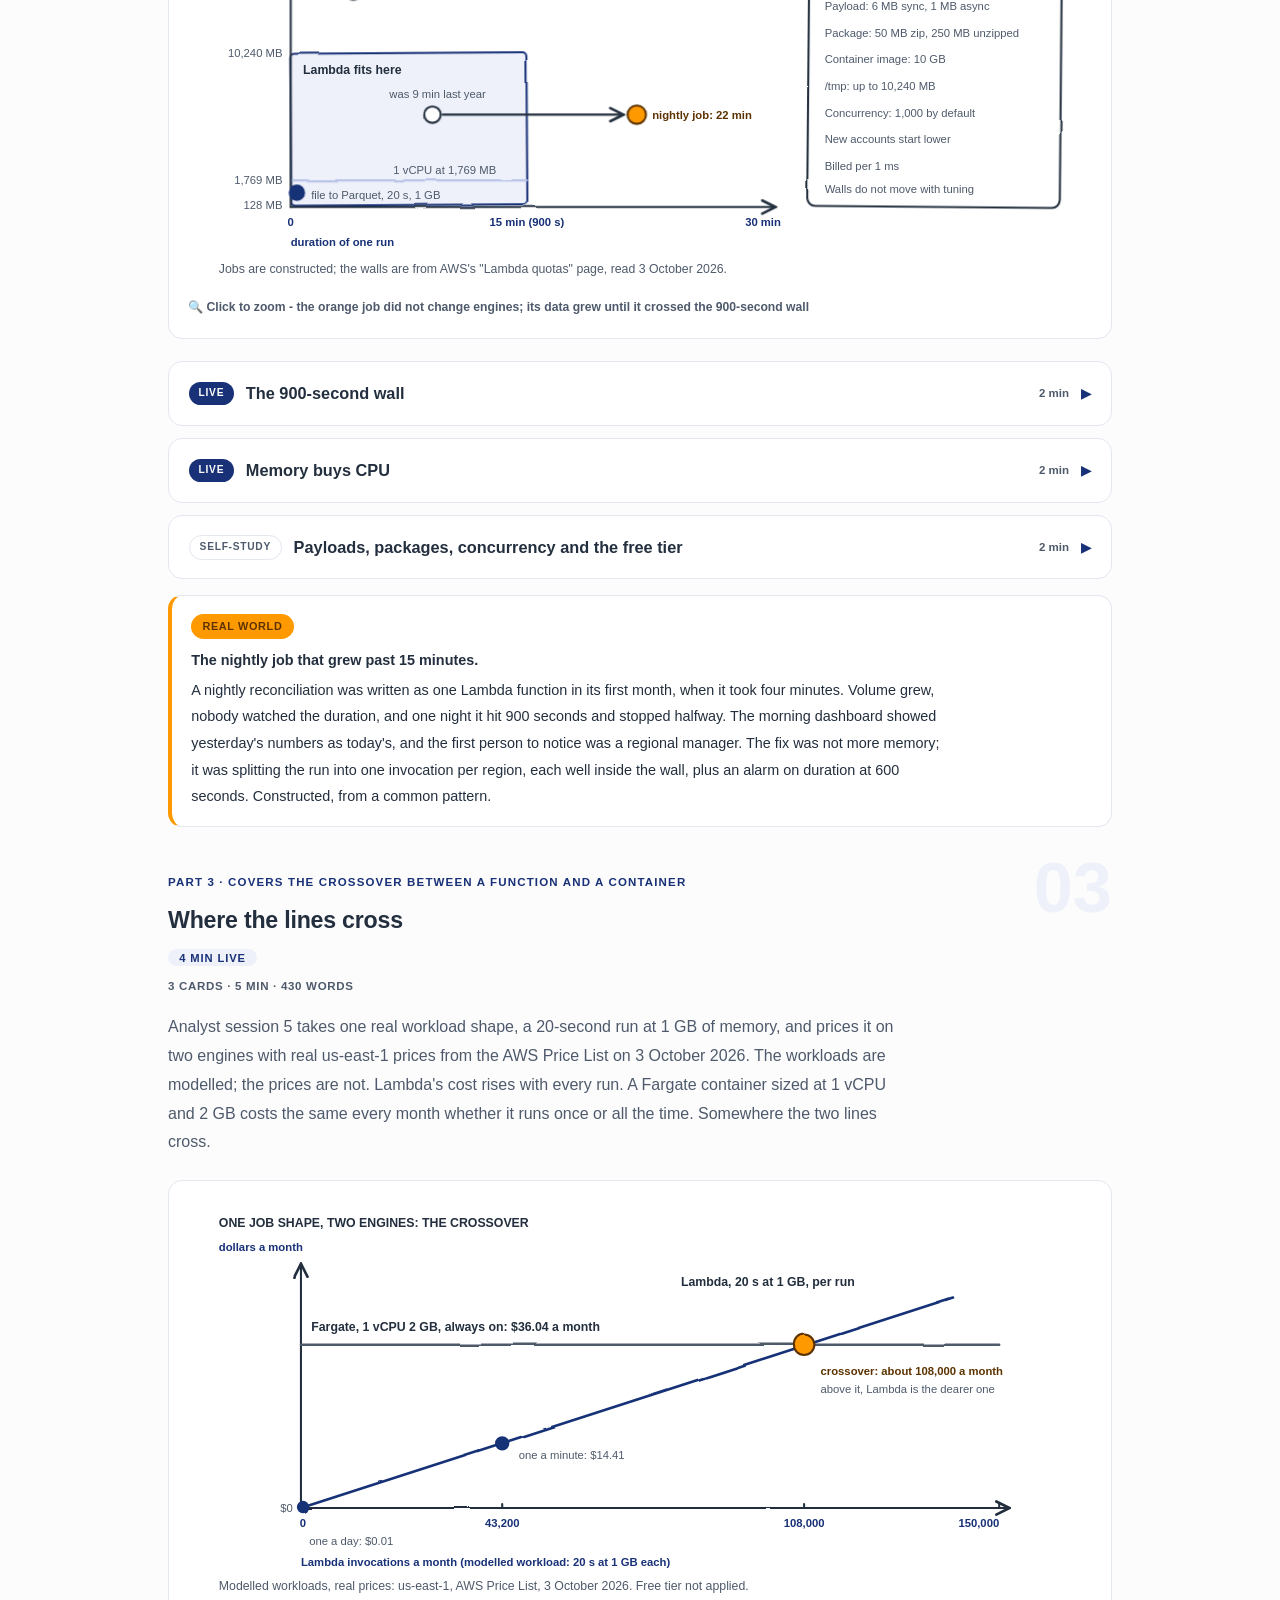
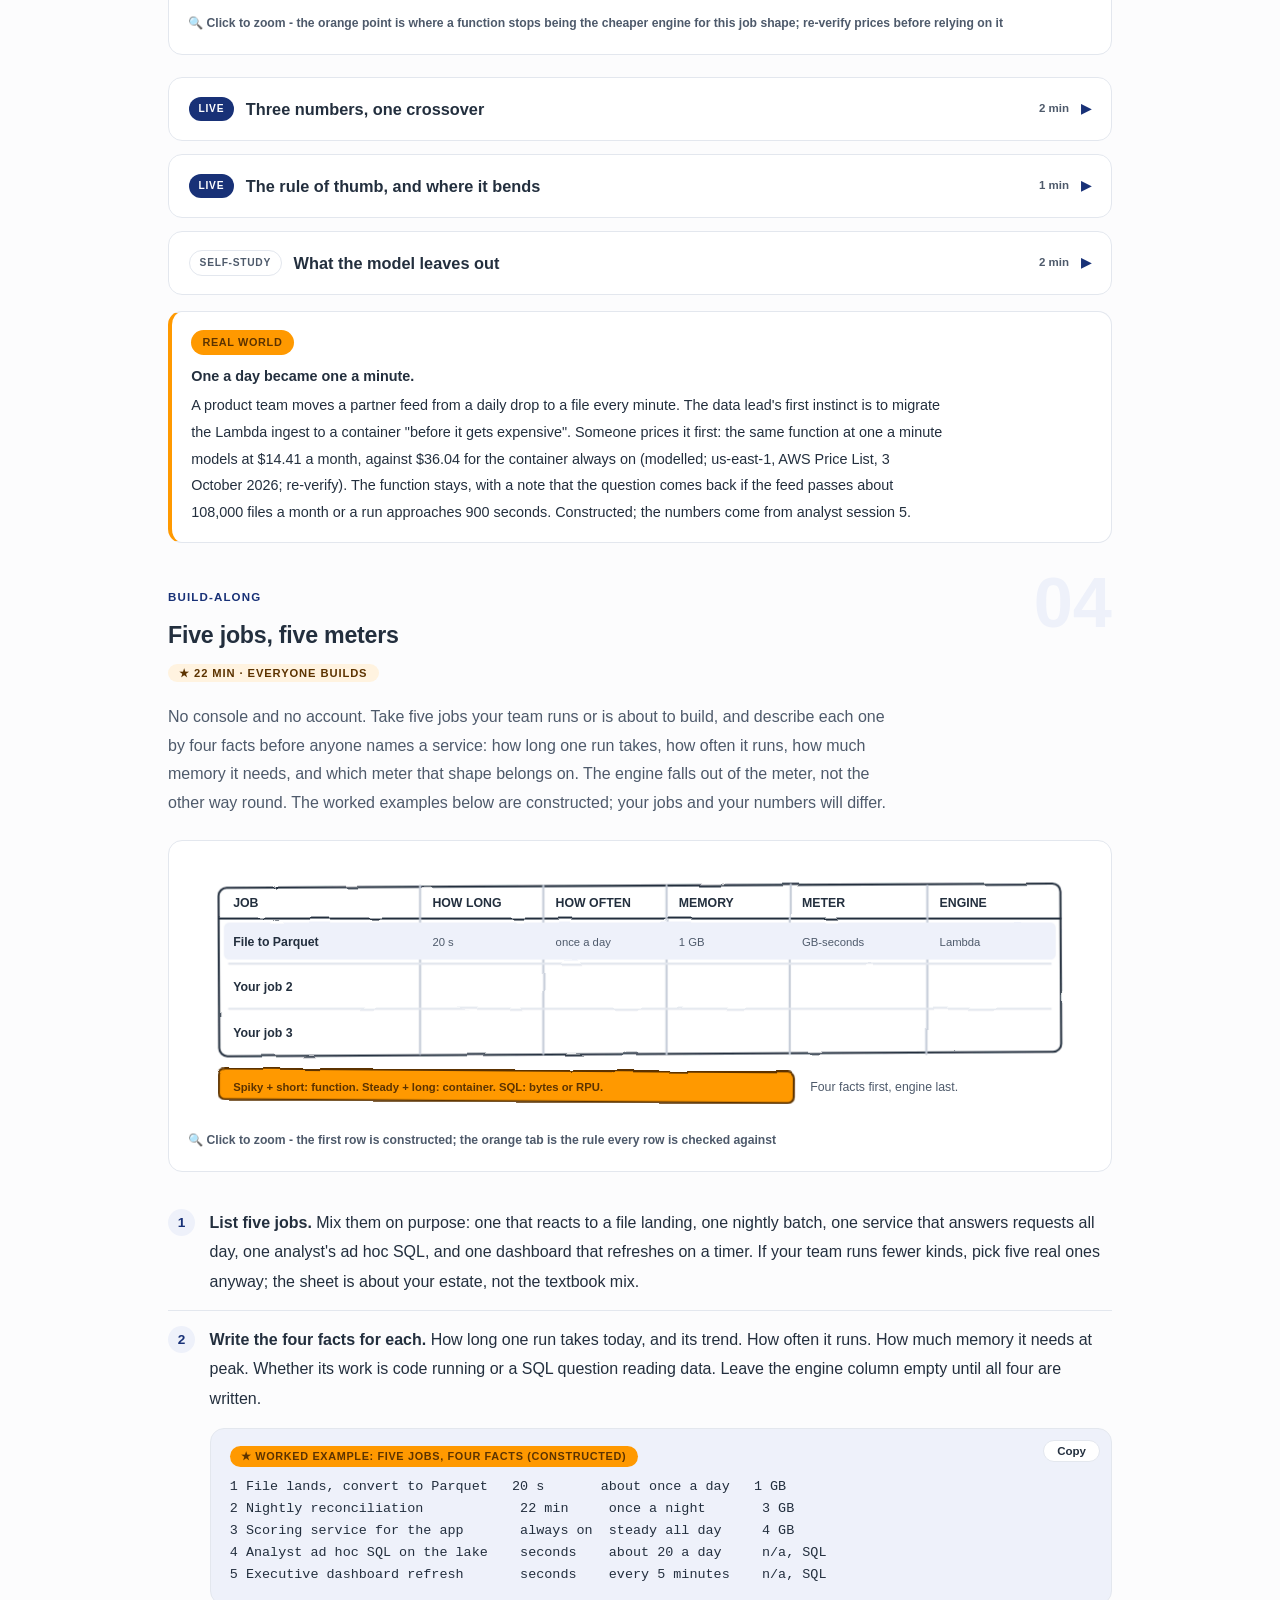
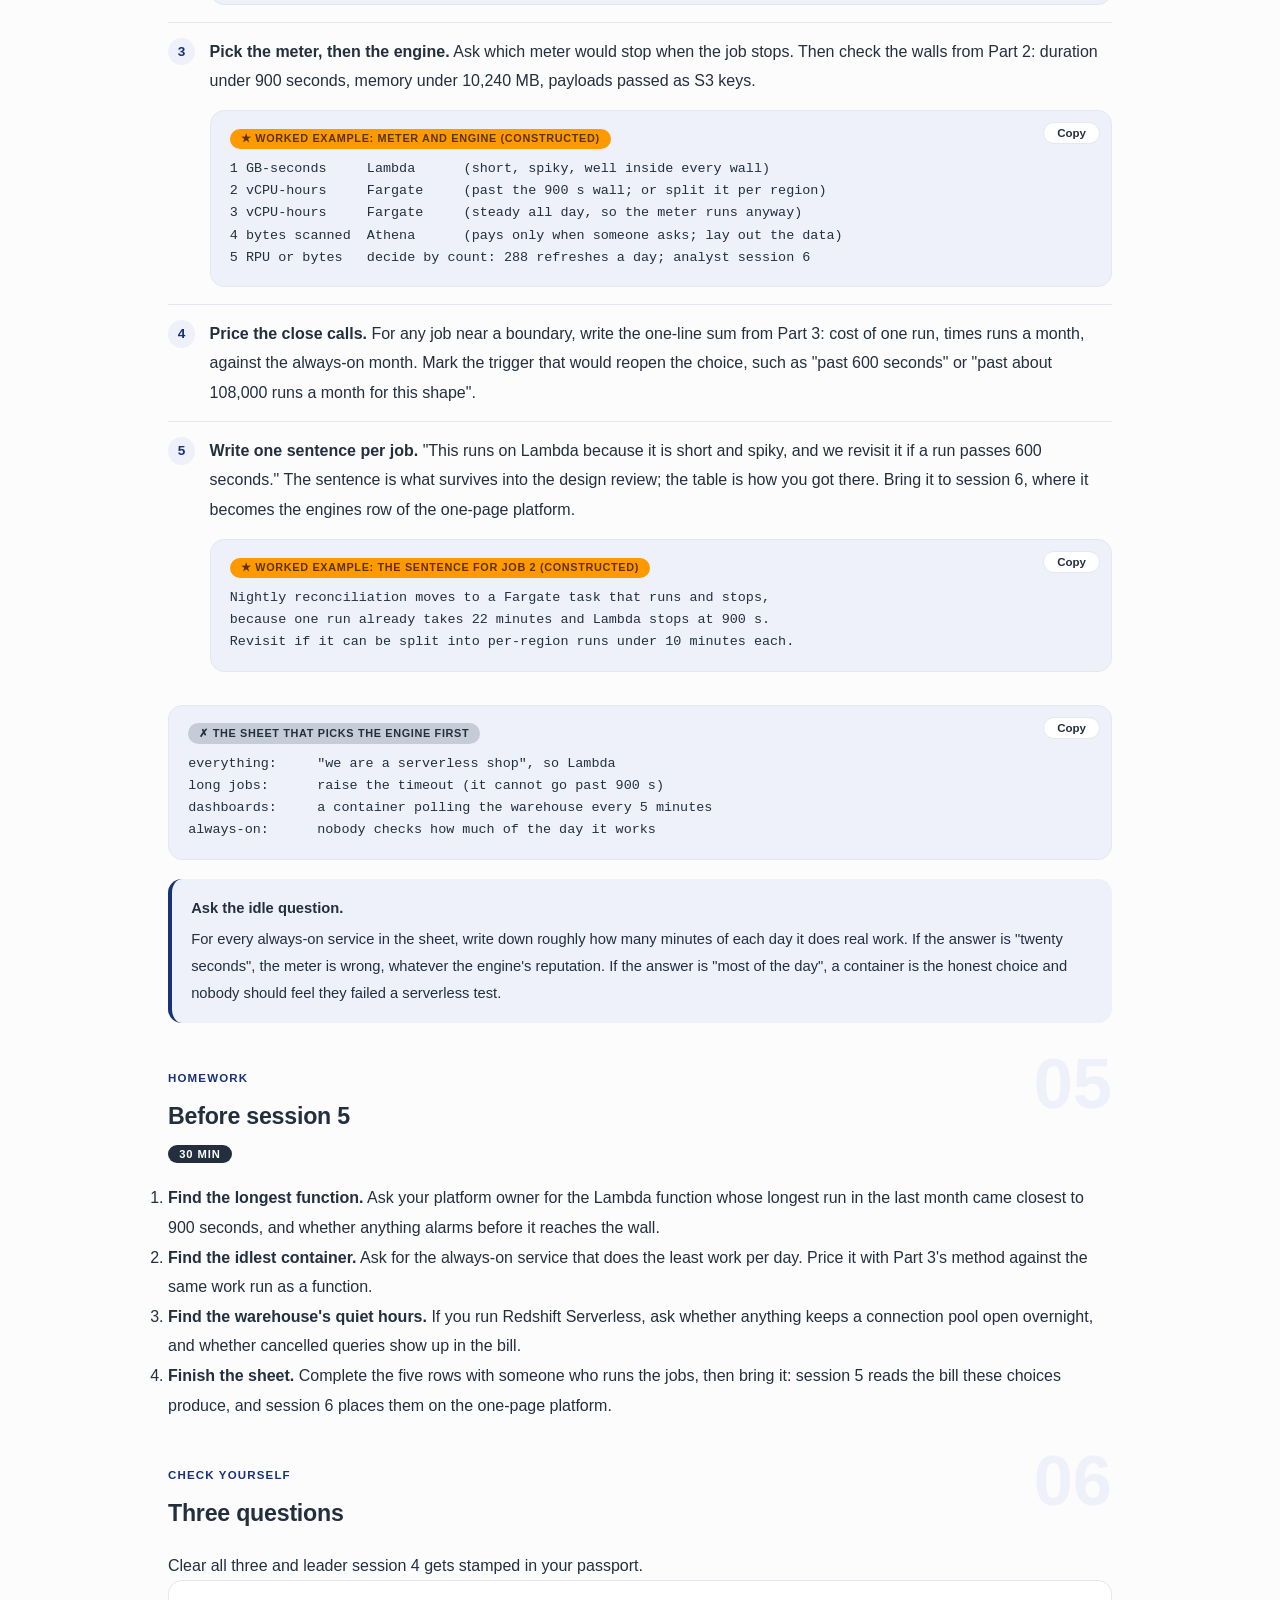
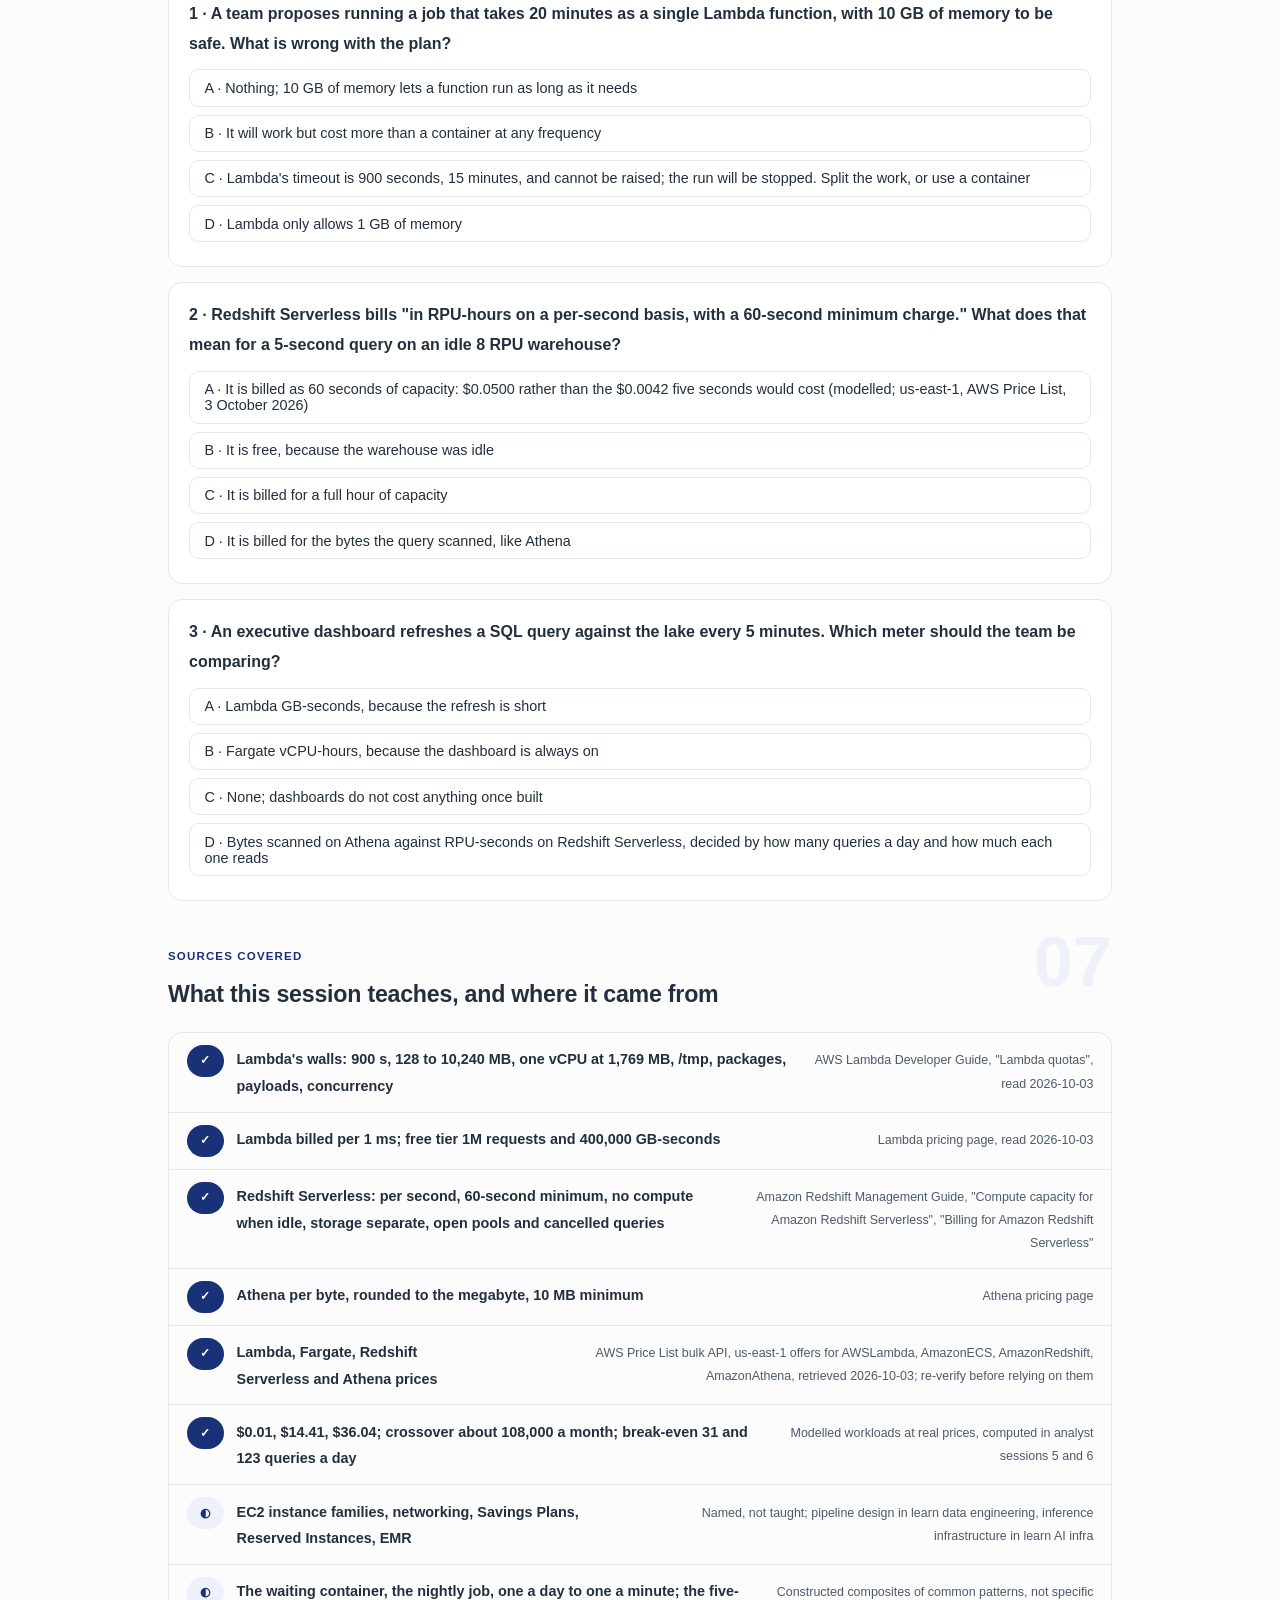
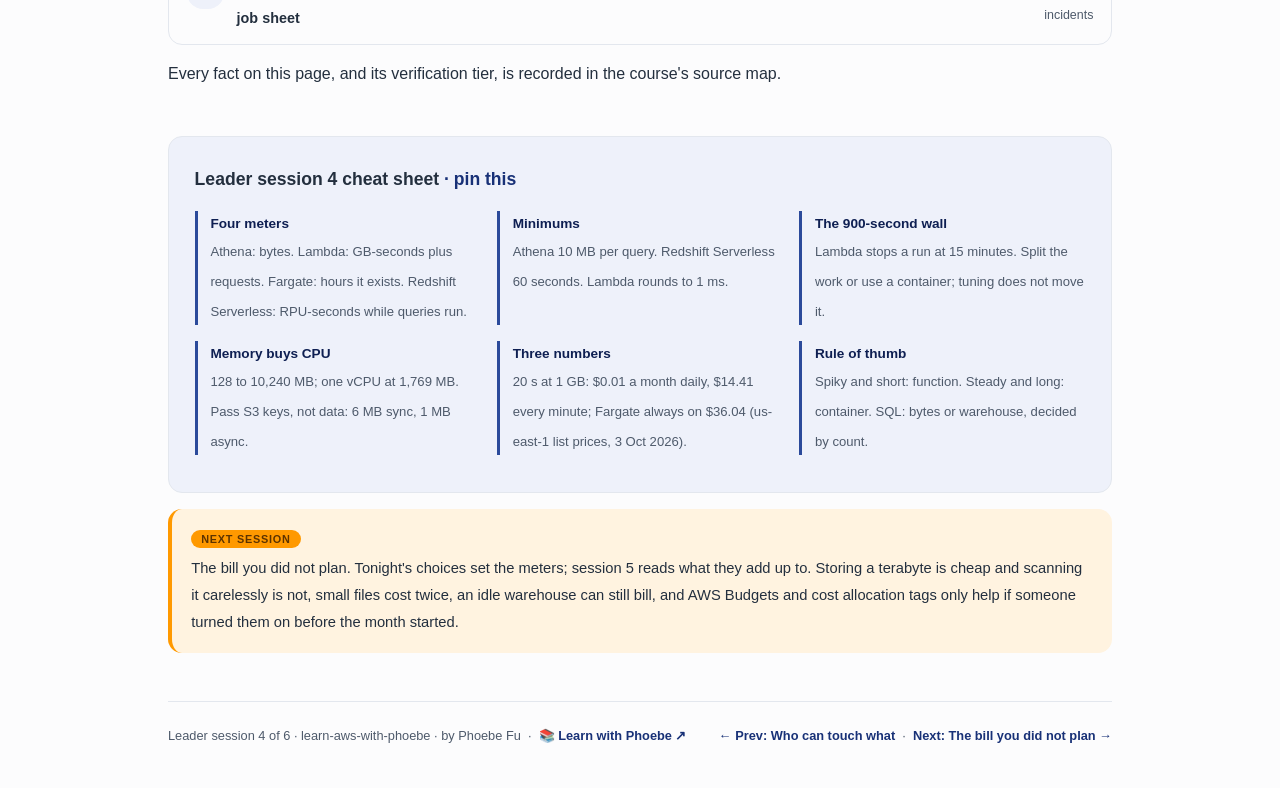
<file: courses/a4-compute-or-serverless.html>
<!DOCTYPE html>
<html lang="en">
<head>
<meta charset="UTF-8">
<meta name="viewport" content="width=device-width, initial-scale=1.0">
<!-- social:start -->
<meta name="description" content="Leader session 4 of 6. Compute or serverless on AWS: the four meters an engine runs on, Lambda's limits as a design constraint, and where a function stops being cheaper than a container that is always on.">
<meta property="og:type" content="article">
<meta property="og:site_name" content="Learn with Phoebe">
<meta property="og:title" content="Compute or serverless - learn aws with phoebe">
<meta property="og:description" content="Leader session 4 of 6. One file a day on Lambda: $0.01 a month. One a minute: $14.41. A small container always on: $36.04. Pick the engine by the meter the job runs on.">
<meta property="og:url" content="https://phoebefu6.github.io/learn-aws-with-phoebe/courses/a4-compute-or-serverless.html">
<meta property="og:image" content="https://phoebefu6.github.io/learn-aws-with-phoebe/assets/og-cover.png">
<meta property="og:image:width" content="1200">
<meta property="og:image:height" content="630">
<meta name="twitter:card" content="summary_large_image">
<meta name="twitter:title" content="Compute or serverless - learn aws with phoebe">
<meta name="twitter:description" content="Leader session 4 of 6. Four meters, Lambda's limit box, and the crossover between a function and a container.">
<meta name="twitter:image" content="https://phoebefu6.github.io/learn-aws-with-phoebe/assets/og-cover.png">
<!-- social:end -->
<title>Leader session 4 · Compute or serverless - learn aws with phoebe</title>
<link rel="stylesheet" href="../assets/style.css?v=21">
</head>
<body>

<div class="toolbar">
  <div class="wrap">
    <span class="crumb"><a href="../index.html">learn-aws-with-phoebe</a> / Leader session 4 of 6</span>
    <button class="btn" id="toggle-all" type="button">Expand all</button>
    <button class="btn primary" id="zoom-toggle" type="button">Projector zoom: off</button>
  </div>
</div>

<header class="masthead">
  <div class="wrap">
    <div class="eyebrow">Learn AWS with Phoebe · Leader track · Session 4 of 6</div>
    <h1>Compute or <span class="accent">serverless</span></h1>
    <p class="sub">Every engine on AWS runs on a meter. Some meters tick only while a query reads bytes, some only while your code is running, and some tick every hour of every day whether or not work arrives. Tonight we read those meters the way a data leader needs to: what each one counts, where Lambda's hard walls sit, and the point at which a function that costs a cent a month becomes dearer than a small container left on all the time.</p>
    <div class="chip-row">
      <span class="chip level">🟡 Core</span>
      <span class="chip audience">Data and AI leaders, managers, architects</span>
      <span class="chip audience">No code, no account</span>
      <span class="chip time">45 min</span>
    </div>
    <div class="agenda">
      <span class="a1" style="flex:1">0-3 · Welcome</span>
      <span class="a2" style="flex:4">3-18 · Four meters, the limit box, the crossover</span>
      <span class="a3" style="flex:5">18-40 · Build-along: five jobs, five meters</span>
      <span class="a4" style="flex:1">40-45 · Q&amp;A</span>
    </div>
  </div>
</header>

<main class="wrap">

  <section class="section" id="intro">
    <div class="section-kicker">
      <span class="klabel">Part 0</span>
      <h2>Where we start</h2>
    </div>
    <p class="lede">Session 1 drew the platform as storage, a catalog, engines and identity around them. Session 2 built the storage and session 3 the identity ring. This session fills the engines row. One boundary first: how to design the pipelines these engines run belongs to <a href="https://phoebefu6.github.io/learn-data-engineering-with-phoebe/">learn data engineering</a>, and how to schedule them to <a href="https://phoebefu6.github.io/learn-data-orchestration-with-phoebe/">learn data orchestration</a>. What follows is the choice of engine read as a bill and as a set of limits. Analyst session 5 runs a real Lambda handler against a local mock and computes the cost numbers you will see in Part 3.</p>

    <div class="legend">
      <span class="pill">🎫 Clear all three quiz questions to stamp your passport</span>
      <span class="pill">Live = presented in the 45 minutes</span>
      <span class="pill">Self-study = the full depth, after class</span>
      <span class="pill">★ Build-along = you make the artifact</span>
    </div>

    <div class="callout win">
      <p><strong>★ What you walk out with tonight.</strong> A one-page sheet of five of your team's jobs, each classified by how long it runs, how often, how much memory it needs and which meter it should run on, with the engine that follows. Plus three numbers for the next "should we just run a server?" conversation: the same 20-second job at 1 GB costs $0.01 a month on Lambda once a day, $14.41 once a minute, against $36.04 for a small Fargate container always on (modelled workloads; us-east-1, AWS Price List, 3 October 2026; re-verify prices before relying on them).</p>
    </div>
  </section>

  <section class="section" id="part-1">
    <div class="section-kicker">
      <span class="klabel">Part 1 · covers the meter each engine runs on</span>
      <h2>Four meters, one day</h2>
      <span class="tag concept">5 min live</span>
    </div>
    <p class="lede">Four engines carry most of a data team's work on AWS, and each one bills by a different unit. Athena bills the bytes a query reads. Lambda bills the time your code runs, multiplied by the memory you gave it. Fargate bills a container's vCPU and memory for every hour it exists. Redshift Serverless bills warehouse capacity per second while queries run, and nothing for compute when they do not. Put all four against the same day and the difference stops being abstract.</p>

    <figure class="zoomable">
      <svg viewBox="0 0 880 332" xmlns="http://www.w3.org/2000/svg" role="img" aria-label="One constructed day from midnight to midnight, four lanes. Athena, 5 dollars per TB scanned, has five thin ticks in office hours, one per query, with a 10 MB minimum per query. Lambda, 0.0000166667 dollars per GB-second, has six thin spikes in the afternoon and evening, one per file handled, billed per millisecond. Fargate, 0.04048 dollars per vCPU-hour, is highlighted: one solid bar across all 24 hours, billed whether or not work arrives. Redshift Serverless, 0.375 dollars per RPU-hour, has two short blocks when queries run and one very thin sliver for a 5-second query that bills 60 seconds; nothing in between.">
        <defs>
          <filter id="a4aSk" x="-3%" y="-3%" width="106%" height="106%"><feTurbulence type="fractalNoise" baseFrequency="0.02" numOctaves="2" seed="83" result="n"/><feDisplacementMap in="SourceGraphic" in2="n" scale="2.4" xChannelSelector="R" yChannelSelector="G"/></filter>
          <pattern id="a4aHc" patternUnits="userSpaceOnUse" width="7" height="7" patternTransform="rotate(-38)"><line x1="0" y1="0" x2="0" y2="7" stroke="#183177" stroke-width="1" opacity=".5"/></pattern>
          <marker id="a4aAr" viewBox="0 0 10 10" refX="9" refY="5" markerWidth="8" markerHeight="8" orient="auto"><path d="M1 1 L9 5 L1 9" fill="none" stroke="#232F3E" stroke-width="1.6" stroke-linecap="round"/></marker>
        </defs>
        <style>
          .a4aH { font: 800 12px Inter, sans-serif; fill: #232F3E; }
          .a4aL { font: 600 12px Inter, sans-serif; fill: #232F3E; }
          .a4aS { font: 400 11px Inter, sans-serif; fill: #4E5A6B; }
          .a4aB { font: 800 11px Inter, sans-serif; fill: #5C3300; }
          .a4aA { font: 700 11px Inter, sans-serif; fill: #183177; }
          .a4aN { font: 400 12px Inter, sans-serif; fill: #4E5A6B; }
        </style>

        <text class="a4aH" x="30" y="26">FOUR METERS AGAINST THE SAME DAY: WHEN EACH ONE IS RUNNING</text>

        <g filter="url(#a4aSk)" fill="none" stroke="#232F3E" stroke-width="2" stroke-linecap="round" stroke-linejoin="round">
          <rect x="200" y="52" width="640" height="36" rx="6" transform="rotate(-0.3 520 70)" fill="#FFFFFF"/>
          <rect x="200" y="112" width="640" height="36" rx="6" transform="rotate(0.3 520 130)" fill="#FFFFFF"/>
          <rect x="200" y="172" width="640" height="36" rx="6" transform="rotate(-0.2 520 190)" fill="#FFFFFF"/>
          <rect x="200" y="232" width="640" height="36" rx="6" transform="rotate(0.2 520 250)" fill="#FFFFFF"/>

          <rect x="443" y="58" width="4" height="24" fill="#183177" stroke="#183177" stroke-width="1"/>
          <rect x="457" y="58" width="4" height="24" fill="#183177" stroke="#183177" stroke-width="1"/>
          <rect x="492" y="58" width="4" height="24" fill="#183177" stroke="#183177" stroke-width="1"/>
          <rect x="581" y="58" width="4" height="24" fill="#183177" stroke="#183177" stroke-width="1"/>
          <rect x="628" y="58" width="4" height="24" fill="#183177" stroke="#183177" stroke-width="1"/>

          <rect x="546" y="118" width="4" height="24" fill="#183177" stroke="#183177" stroke-width="1"/>
          <rect x="599" y="118" width="4" height="24" fill="#183177" stroke="#183177" stroke-width="1"/>
          <rect x="652" y="118" width="4" height="24" fill="#183177" stroke="#183177" stroke-width="1"/>
          <rect x="706" y="118" width="4" height="24" fill="#183177" stroke="#183177" stroke-width="1"/>
          <rect x="759" y="118" width="4" height="24" fill="#183177" stroke="#183177" stroke-width="1"/>
          <rect x="812" y="118" width="4" height="24" fill="#183177" stroke="#183177" stroke-width="1"/>

          <rect x="205" y="178" width="630" height="24" rx="4" transform="rotate(-0.2 520 190)" fill="#FF9900" stroke="#5C3300"/>

          <rect x="520" y="238" width="40" height="24" rx="3" fill="url(#a4aHc)"/>
          <rect x="627" y="238" width="27" height="24" rx="3" fill="url(#a4aHc)"/>
          <rect x="760" y="238" width="4" height="24" fill="#183177" stroke="#183177" stroke-width="1"/>
        </g>

        <text class="a4aL" x="30" y="64">Athena</text>
        <text class="a4aS" x="30" y="80">$5.00 per TB scanned</text>
        <text class="a4aL" x="30" y="124">Lambda</text>
        <text class="a4aS" x="30" y="140">$0.0000166667 per GB-s</text>
        <text class="a4aL" x="30" y="184">Fargate</text>
        <text class="a4aS" x="30" y="200">$0.04048 per vCPU-hour</text>
        <text class="a4aL" x="30" y="244">Redshift Serverless</text>
        <text class="a4aS" x="30" y="260">$0.375 per RPU-hour</text>

        <text class="a4aS" x="212" y="74">per query; 10 MB minimum</text>
        <text class="a4aS" x="212" y="134">per 1 ms while a file is handled</text>
        <text class="a4aB" x="216" y="194">always on: billed every hour, work or no work</text>
        <text class="a4aS" x="212" y="254">per second; 60 s minimum; idle is free</text>

        <text class="a4aA" x="200" y="288" text-anchor="middle">00:00</text>
        <text class="a4aA" x="360" y="288" text-anchor="middle">06:00</text>
        <text class="a4aA" x="520" y="288" text-anchor="middle">12:00</text>
        <text class="a4aA" x="680" y="288" text-anchor="middle">18:00</text>
        <text class="a4aA" x="836" y="288" text-anchor="end">24:00</text>

        <text class="a4aN" x="30" y="318">Three meters stop when the work stops; the always-on one does not. The day is constructed.</text>
      </svg>
      <figcaption>🔍 Click to zoom - the orange lane is the only meter that runs while nothing happens (prices: us-east-1, AWS Price List, 3 October 2026)</figcaption>
    </figure>

    <details class="card" open>
      <summary><span class="mode live">Live</span>Four meters, four units<span class="mini">2 min</span><span class="caret">▶</span></summary>
      <div class="body">
        <p><strong>Athena: bytes.</strong> $5.00 per TB scanned. Session 2 showed why layout matters, and session 5 turns it into a monthly bill: a query on a badly laid out table reads everything, every time.</p>
        <p><strong>Lambda: time times memory, plus requests.</strong> $0.0000166667 per GB-second for the first tier, plus $0.20 per million requests. The pricing page is precise about the clock: duration "is calculated from the time your code begins executing until it returns or otherwise terminates, rounded up to the nearest 1ms".</p>
        <p><strong>Fargate: hours of existence.</strong> $0.04048 per vCPU-hour and $0.004445 per GB-hour. A container that is running is billing, whether it is transforming a file or waiting for one.</p>
        <p><strong>Redshift Serverless: capacity while queries run.</strong> $0.375 per RPU-hour, where one RPU "provides 16 GB of memory". The billing page says "When no queries are running, you aren't billed for compute capacity." All four prices are us-east-1, AWS Price List, 3 October 2026, and must be re-verified before you rely on them.</p>
      </div>
    </details>

    <details class="card">
      <summary><span class="mode live">Live</span>The minimums that shape small jobs<span class="mini">2 min</span><span class="caret">▶</span></summary>
      <div class="body">
        <p>Every meter has a smallest unit, and for small, frequent work the smallest unit is the bill. Athena charges "for the number of bytes scanned per query, rounded up to the nearest megabyte, with a 10 MB minimum per query." On the 100,000-row taxi sample used by the analyst track, every query is smaller than that, so every query bills the minimum: $0.000048 (us-east-1, AWS Price List, 3 October 2026).</p>
        <p>Redshift Serverless bills "in RPU-hours on a per-second basis, with a 60-second minimum charge." Analyst session 6 models what that means: a 5-second query on an idle 8 RPU warehouse bills $0.0500, not the $0.0042 its five seconds would suggest (modelled; same Price List, re-verify before relying on it). Lambda's unit is 1 ms, so it has the least rounding of the four. Fargate has none of these problems and one bigger one: it never stops on its own.</p>
      </div>
    </details>

    <details class="card">
      <summary><span class="mode self">Self-study</span>Storage and the small print<span class="mini">2 min</span><span class="caret">▶</span></summary>
      <div class="body">
        <p>Storage is its own meter and runs all month. Redshift's billing page: "Storage is billed by GB / month. Storage billing is separate from billing for compute capacity." Managed storage is $0.024 per GB-month (us-east-1, AWS Price List, 3 October 2026; re-verify). The lake itself bills S3 storage, which session 2 priced.</p>
        <p>Two sentences from the same page belong in any review of a warehouse bill. "Maintaining open connection pools can generate costs even when no actual user workloads are running." And "If you run a query and cancel it before it finishes, you are still billed for the time the query ran." Athena has a matching rule: no charge for DDL or failed queries, but cancelled queries are billed for the data they scanned. "Idle is free" is true only when the engine can see that it is idle.</p>
        <p>EC2, AWS's virtual machines, is a fifth meter (instance hours) and the base under many managed services; instance families, networking, Savings Plans and Reserved Instances are not taught on these pages.</p>
      </div>
    </details>

    <div class="callout example">
      <span class="ex-pill">Real world</span>
      <p><strong>The container that waited all day.</strong> A team needs one partner file a day turned into Parquet. The engineer who builds it knows containers, so it ships as a small Fargate service, 1 vCPU and 2 GB, that polls the bucket every minute. It works for a year. At the annual cost review someone notices it has been billing every hour of every day to do about twenty seconds of work: $36.04 a month for a job that, run as a Lambda function on the same file, models at $0.01 (modelled; us-east-1, AWS Price List, 3 October 2026; re-verify). The money is small. The habit is not: every always-on service in the estate deserves the question "how much of the day is it working?" Constructed, from a common pattern.</p>
    </div>
  </section>

  <section class="section" id="part-2">
    <div class="section-kicker">
      <span class="klabel">Part 2 · covers Lambda's limits as a design constraint</span>
      <h2>The limit box</h2>
      <span class="tag concept">6 min live</span>
    </div>
    <p class="lede">Lambda is cheap for short work because AWS runs it inside fixed walls. A job either fits inside those walls or it does not, and no amount of tuning moves a wall. The leader's question is not "is serverless good?" but "does this job fit the box today, and will it still fit when the data doubles?" All the walls below come from AWS's "Lambda quotas" page, read on 3 October 2026; quotas change, so re-read it before a design review.</p>

    <figure class="zoomable">
      <svg viewBox="0 0 880 378" xmlns="http://www.w3.org/2000/svg" role="img" aria-label="A chart of job duration from 0 to 30 minutes against memory. A tinted box marks where Lambda can run a job: up to 900 seconds, which is 15 minutes, and from 128 MB to 10,240 MB of memory, with a line at 1,769 MB where a function gets one vCPU. A file-to-Parquet job at 20 seconds and 1 GB sits inside the box. A nightly job that ran 9 minutes last year has grown to 22 minutes and is highlighted outside the right wall. A scoring job that needs 14 GB sits above the top wall. A side panel lists the other walls: payload 6 MB synchronous and 1 MB asynchronous, package 50 MB zipped and 250 MB unzipped, container image 10 GB, temporary storage up to 10,240 MB, 1,000 concurrent executions by default with new accounts starting lower.">
        <defs>
          <filter id="a4bSk" x="-3%" y="-3%" width="106%" height="106%"><feTurbulence type="fractalNoise" baseFrequency="0.02" numOctaves="2" seed="89" result="n"/><feDisplacementMap in="SourceGraphic" in2="n" scale="2.4" xChannelSelector="R" yChannelSelector="G"/></filter>
          <pattern id="a4bHc" patternUnits="userSpaceOnUse" width="7" height="7" patternTransform="rotate(-38)"><line x1="0" y1="0" x2="0" y2="7" stroke="#183177" stroke-width="1" opacity=".5"/></pattern>
          <marker id="a4bAr" viewBox="0 0 10 10" refX="9" refY="5" markerWidth="8" markerHeight="8" orient="auto"><path d="M1 1 L9 5 L1 9" fill="none" stroke="#232F3E" stroke-width="1.6" stroke-linecap="round"/></marker>
        </defs>
        <style>
          .a4bH { font: 800 12px Inter, sans-serif; fill: #232F3E; }
          .a4bL { font: 600 12px Inter, sans-serif; fill: #232F3E; }
          .a4bS { font: 400 11px Inter, sans-serif; fill: #4E5A6B; }
          .a4bB { font: 800 11px Inter, sans-serif; fill: #5C3300; }
          .a4bA { font: 700 11px Inter, sans-serif; fill: #183177; }
          .a4bN { font: 400 12px Inter, sans-serif; fill: #4E5A6B; }
        </style>

        <text class="a4bH" x="30" y="26">LAMBDA'S LIMIT BOX: A JOB FITS INSIDE IT, OR IT NEEDS ANOTHER ENGINE</text>

        <g filter="url(#a4bSk)" fill="none" stroke="#232F3E" stroke-width="2" stroke-linecap="round" stroke-linejoin="round">
          <rect x="100" y="150" width="230" height="148" rx="4" transform="rotate(-0.4 215 224)" fill="#EEF1FA" stroke="#183177"/>
          <path d="M100 274 L330 274" stroke="#B9C4E6"/>
          <path d="M100 300 L572 300" marker-end="url(#a4bAr)"/>
          <path d="M100 300 L100 52" marker-end="url(#a4bAr)"/>
          <circle cx="106" cy="286" r="7" fill="#183177" stroke="#183177"/>
          <circle cx="238" cy="210" r="8" fill="#FFFFFF"/>
          <path d="M248 210 L424 210" marker-end="url(#a4bAr)"/>
          <circle cx="437" cy="210" r="9" fill="#FF9900" stroke="#5C3300"/>
          <circle cx="161" cy="90" r="8" fill="url(#a4bHc)"/>
          <rect x="604" y="56" width="246" height="244" rx="8" transform="rotate(0.5 727 178)" fill="#FFFFFF"/>
        </g>

        <text class="a4bA" x="92" y="64" text-anchor="end">memory</text>
        <text class="a4bS" x="92" y="154" text-anchor="end">10,240 MB</text>
        <text class="a4bS" x="92" y="278" text-anchor="end">1,769 MB</text>
        <text class="a4bS" x="92" y="302" text-anchor="end">128 MB</text>

        <text class="a4bL" x="112" y="170">Lambda fits here</text>
        <text class="a4bS" x="200" y="268">1 vCPU at 1,769 MB</text>
        <text class="a4bS" x="120" y="292">file to Parquet, 20 s, 1 GB</text>
        <text class="a4bS" x="196" y="194">was 9 min last year</text>
        <text class="a4bB" x="452" y="214">nightly job: 22 min</text>
        <text class="a4bS" x="176" y="94">scoring job: needs 14 GB</text>

        <text class="a4bA" x="100" y="318" text-anchor="middle">0</text>
        <text class="a4bA" x="330" y="318" text-anchor="middle">15 min (900 s)</text>
        <text class="a4bA" x="560" y="318" text-anchor="middle">30 min</text>
        <text class="a4bA" x="100" y="338">duration of one run</text>

        <text class="a4bH" x="620" y="82">THE OTHER WALLS</text>
        <text class="a4bS" x="620" y="108">Payload: 6 MB sync, 1 MB async</text>
        <text class="a4bS" x="620" y="134">Package: 50 MB zip, 250 MB unzipped</text>
        <text class="a4bS" x="620" y="160">Container image: 10 GB</text>
        <text class="a4bS" x="620" y="186">/tmp: up to 10,240 MB</text>
        <text class="a4bS" x="620" y="212">Concurrency: 1,000 by default</text>
        <text class="a4bS" x="620" y="238">New accounts start lower</text>
        <text class="a4bS" x="620" y="264">Billed per 1 ms</text>
        <text class="a4bS" x="620" y="286">Walls do not move with tuning</text>

        <text class="a4bN" x="30" y="364">Jobs are constructed; the walls are from AWS's "Lambda quotas" page, read 3 October 2026.</text>
      </svg>
      <figcaption>🔍 Click to zoom - the orange job did not change engines; its data grew until it crossed the 900-second wall</figcaption>
    </figure>

    <details class="card">
      <summary><span class="mode live">Live</span>The 900-second wall<span class="mini">2 min</span><span class="caret">▶</span></summary>
      <div class="body">
        <p>The quota reads "900 seconds (15 minutes)." When a run reaches it, Lambda stops the run. It is not a soft target and it cannot be raised. That makes duration the first thing to ask about any job proposed for Lambda, and the second thing is its trend: a job that takes 9 minutes on this year's volume is a job that will take longer on next year's.</p>
        <p>Jobs past the wall have three honest options: split the work into pieces that each fit (one file per run instead of one night per run), move it to a container that can run as long as it needs, or move the heavy part into a query engine that is built for it. Which one is right depends on the pipeline design, and that design is taught in <a href="https://phoebefu6.github.io/learn-data-engineering-with-phoebe/">learn data engineering</a>.</p>
      </div>
    </details>

    <details class="card">
      <summary><span class="mode live">Live</span>Memory buys CPU<span class="mini">2 min</span><span class="caret">▶</span></summary>
      <div class="body">
        <p>Lambda memory runs from "128 MB to 10,240 MB, in 1-MB increments", and CPU comes with it: "At 1,769 MB, a function has the equivalent of one vCPU." A function given 512 MB to save money gets a fraction of a CPU, runs longer, and may cost the same or more, because the meter is memory times time. Scratch disk is separate: <code>/tmp</code> is configurable "Between 512 MB and 10,240 MB".</p>
        <p>The leader's version: a job that needs more than 10,240 MB of memory, such as a scoring model that loads 14 GB, does not fit however short it is. That is a container's or a dedicated service's job, and GPU or inference infrastructure belongs to <a href="https://phoebefu6.github.io/learn-ai-infra-with-phoebe/">learn AI infra</a>.</p>
      </div>
    </details>

    <details class="card">
      <summary><span class="mode self">Self-study</span>Payloads, packages, concurrency and the free tier<span class="mini">2 min</span><span class="caret">▶</span></summary>
      <div class="body">
        <p><strong>Payloads.</strong> "6 MB each for request and response (synchronous)", "1 MB (asynchronous)", and "200 MB for each streamed response". The asynchronous figure is 1 MB; older articles and diagrams still say 256 KB, which is out of date. Either way the norm holds: pass a pointer to the data (an S3 key), never the data itself.</p>
        <p><strong>Packages.</strong> 50 MB zipped and 250 MB unzipped for a zip deployment including layers, or a container image of up to 10 GB. Heavy libraries are the usual reason a team moves to the image route.</p>
        <p><strong>Concurrency.</strong> 1,000 concurrent executions by default, raisable, with a caveat worth checking on a fresh account: "New AWS accounts have reduced concurrency and memory quotas". A backfill of 10,000 files that all land at once queues against that ceiling.</p>
        <p><strong>Free tier.</strong> "The free tier includes one million requests and 400,000 GB-seconds per month." One more caution from the analyst track: in analyst session 5 a local mock, moto, accepted a 901-second timeout that real Lambda rejects. A mock is not a quota check; the quotas page is.</p>
      </div>
    </details>

    <div class="callout example">
      <span class="ex-pill">Real world</span>
      <p><strong>The nightly job that grew past 15 minutes.</strong> A nightly reconciliation was written as one Lambda function in its first month, when it took four minutes. Volume grew, nobody watched the duration, and one night it hit 900 seconds and stopped halfway. The morning dashboard showed yesterday's numbers as today's, and the first person to notice was a regional manager. The fix was not more memory; it was splitting the run into one invocation per region, each well inside the wall, plus an alarm on duration at 600 seconds. Constructed, from a common pattern.</p>
    </div>
  </section>

  <section class="section" id="part-3">
    <div class="section-kicker">
      <span class="klabel">Part 3 · covers the crossover between a function and a container</span>
      <h2>Where the lines cross</h2>
      <span class="tag concept">4 min live</span>
    </div>
    <p class="lede">Analyst session 5 takes one real workload shape, a 20-second run at 1 GB of memory, and prices it on two engines with real us-east-1 prices from the AWS Price List on 3 October 2026. The workloads are modelled; the prices are not. Lambda's cost rises with every run. A Fargate container sized at 1 vCPU and 2 GB costs the same every month whether it runs once or all the time. Somewhere the two lines cross.</p>

    <figure class="zoomable">
      <svg viewBox="0 0 880 392" xmlns="http://www.w3.org/2000/svg" role="img" aria-label="Monthly cost against Lambda invocations a month, from 0 to 150,000. A flat line marks Fargate, 1 vCPU and 2 GB always on, at 36.04 dollars a month. A rising line marks Lambda at 20 seconds and 1 GB per run. One file a day costs 0.01 dollars a month, near zero. One a minute, 43,200 runs, costs 14.41 dollars. The lines cross, highlighted, at about 108,000 invocations a month; above that, Lambda is the dearer engine.">
        <defs>
          <filter id="a4cSk" x="-3%" y="-3%" width="106%" height="106%"><feTurbulence type="fractalNoise" baseFrequency="0.02" numOctaves="2" seed="97" result="n"/><feDisplacementMap in="SourceGraphic" in2="n" scale="2.4" xChannelSelector="R" yChannelSelector="G"/></filter>
          <pattern id="a4cHc" patternUnits="userSpaceOnUse" width="7" height="7" patternTransform="rotate(-38)"><line x1="0" y1="0" x2="0" y2="7" stroke="#183177" stroke-width="1" opacity=".5"/></pattern>
          <marker id="a4cAr" viewBox="0 0 10 10" refX="9" refY="5" markerWidth="8" markerHeight="8" orient="auto"><path d="M1 1 L9 5 L1 9" fill="none" stroke="#232F3E" stroke-width="1.6" stroke-linecap="round"/></marker>
        </defs>
        <style>
          .a4cH { font: 800 12px Inter, sans-serif; fill: #232F3E; }
          .a4cL { font: 600 12px Inter, sans-serif; fill: #232F3E; }
          .a4cS { font: 400 11px Inter, sans-serif; fill: #4E5A6B; }
          .a4cB { font: 800 11px Inter, sans-serif; fill: #5C3300; }
          .a4cA { font: 700 11px Inter, sans-serif; fill: #183177; }
          .a4cN { font: 400 12px Inter, sans-serif; fill: #4E5A6B; }
        </style>

        <text class="a4cH" x="30" y="26">ONE JOB SHAPE, TWO ENGINES: THE CROSSOVER</text>

        <g filter="url(#a4cSk)" fill="none" stroke="#232F3E" stroke-width="2" stroke-linecap="round" stroke-linejoin="round">
          <path d="M110 300 L800 300" marker-end="url(#a4cAr)"/>
          <path d="M110 300 L110 62" marker-end="url(#a4cAr)"/>
          <path d="M110 141 L790 141" stroke="#4E5A6B" stroke-width="2.4"/>
          <path d="M110 300 L745 95" stroke="#183177" stroke-width="2.6"/>
          <circle cx="112" cy="299" r="5" fill="#183177" stroke="#183177"/>
          <circle cx="306" cy="237" r="6" fill="#183177" stroke="#183177"/>
          <circle cx="600" cy="141" r="10" fill="#FF9900" stroke="#5C3300"/>
          <path d="M306 300 L306 296 M600 300 L600 296 M790 300 L790 296"/>
        </g>

        <text class="a4cA" x="30" y="50">dollars a month</text>
        <text class="a4cS" x="102" y="304" text-anchor="end">$0</text>

        <text class="a4cL" x="120" y="128">Fargate, 1 vCPU 2 GB, always on: $36.04 a month</text>
        <text class="a4cL" x="480" y="84">Lambda, 20 s at 1 GB, per run</text>
        <text class="a4cS" x="322" y="252">one a minute: $14.41</text>
        <text class="a4cB" x="616" y="170">crossover: about 108,000 a month</text>
        <text class="a4cS" x="616" y="188">above it, Lambda is the dearer one</text>

        <text class="a4cA" x="112" y="318" text-anchor="middle">0</text>
        <text class="a4cA" x="306" y="318" text-anchor="middle">43,200</text>
        <text class="a4cA" x="600" y="318" text-anchor="middle">108,000</text>
        <text class="a4cA" x="790" y="318" text-anchor="end">150,000</text>
        <text class="a4cS" x="118" y="336">one a day: $0.01</text>
        <text class="a4cA" x="110" y="356">Lambda invocations a month (modelled workload: 20 s at 1 GB each)</text>

        <text class="a4cN" x="30" y="380">Modelled workloads, real prices: us-east-1, AWS Price List, 3 October 2026. Free tier not applied.</text>
      </svg>
      <figcaption>🔍 Click to zoom - the orange point is where a function stops being the cheaper engine for this job shape; re-verify prices before relying on it</figcaption>
    </figure>

    <details class="card">
      <summary><span class="mode live">Live</span>Three numbers, one crossover<span class="mini">2 min</span><span class="caret">▶</span></summary>
      <div class="body">
        <p>The same 20-second, 1 GB run. Once a day on Lambda: <strong>$0.01</strong> a month. Once a minute: <strong>$14.41</strong>. A Fargate container at 1 vCPU and 2 GB, always on: <strong>$36.04</strong>. Each Lambda run costs $0.000333534: twenty seconds at $0.0000166667 per GB-second plus its share of $0.20 per million requests. Divide the container's month by that and the lines cross at about <strong>108,000 invocations a month</strong>. All figures: us-east-1, AWS Price List, 3 October 2026, modelled workloads, before any free tier; re-verify prices before relying on them.</p>
        <p>The surprise for most rooms is how far apart the ends are. One file a minute, all month, is still well under half the cost of the container. A function that runs often is not automatically expensive; a container that runs rarely is.</p>
      </div>
    </details>

    <details class="card">
      <summary><span class="mode live">Live</span>The rule of thumb, and where it bends<span class="mini">1 min</span><span class="caret">▶</span></summary>
      <div class="body">
        <p><strong>Spiky and short: functions.</strong> Work that arrives in bursts and finishes well inside 900 seconds fits Lambda's meter, which stops between bursts. <strong>Steady and long: containers.</strong> Work that runs most of the day, or runs past the wall, fits a container, whose meter is running anyway. <strong>Questions asked in SQL: a per-byte engine or a warehouse.</strong> That is not a compute choice at all; it is Athena's bytes against Redshift Serverless's RPU-seconds, and analyst session 6 models where they break even: about 31 queries a day against one busy warehouse hour, about 123 against four (modelled; 20 GB scanned per query, 8 RPU; your numbers will differ).</p>
        <p>The rule bends at the edges. A job close to the crossover should be decided on the trend, not today's count. Continuous event streams, where work never stops arriving, are their own design problem and belong to <a href="https://phoebefu6.github.io/learn-streaming-data-with-phoebe/">learn streaming data</a>.</p>
      </div>
    </details>

    <details class="card">
      <summary><span class="mode self">Self-study</span>What the model leaves out<span class="mini">2 min</span><span class="caret">▶</span></summary>
      <div class="body">
        <p>The comparison is honest about its scope, and yours should be too. It applies no free tier: on a quiet account Lambda's first one million requests and 400,000 GB-seconds a month are free, which moves the cheap end lower still. It prices Fargate always on; a container started only when needed and stopped after is a different, cheaper shape, and how a short task's time is rounded should be read on the Fargate pricing page before you model it. It ignores the people cost, which often decides: a team that already runs containers well may rationally pay the difference. And it uses one Region's list prices, which change without notice.</p>
        <p>Savings Plans and Reserved Instances change the container side of the comparison and are not taught on these pages. The method transfers even when the prices move: price one run, price one always-on month, divide, and compare against how often the job really runs.</p>
      </div>
    </details>

    <div class="callout example">
      <span class="ex-pill">Real world</span>
      <p><strong>One a day became one a minute.</strong> A product team moves a partner feed from a daily drop to a file every minute. The data lead's first instinct is to migrate the Lambda ingest to a container "before it gets expensive". Someone prices it first: the same function at one a minute models at $14.41 a month, against $36.04 for the container always on (modelled; us-east-1, AWS Price List, 3 October 2026; re-verify). The function stays, with a note that the question comes back if the feed passes about 108,000 files a month or a run approaches 900 seconds. Constructed; the numbers come from analyst session 5.</p>
    </div>
  </section>

  <section class="section" id="demo-1">
    <div class="section-kicker">
      <span class="klabel">Build-along</span>
      <h2>Five jobs, five meters</h2>
      <span class="tag demo">★ 22 min · everyone builds</span>
    </div>
    <p class="lede">No console and no account. Take five jobs your team runs or is about to build, and describe each one by four facts before anyone names a service: how long one run takes, how often it runs, how much memory it needs, and which meter that shape belongs on. The engine falls out of the meter, not the other way round. The worked examples below are constructed; your jobs and your numbers will differ.</p>

    <figure class="zoomable">
      <svg viewBox="0 0 880 252" xmlns="http://www.w3.org/2000/svg" role="img" aria-label="A hand-drawn worksheet grid. Columns: job, how long, how often, memory, meter, engine. The first row is filled as a worked example: nightly file to Parquet, 20 seconds, once a day, 1 GB, GB-seconds, Lambda. Two more rows are empty for the learner. An orange tab below states the rule of thumb: spiky and short to a function, steady and long to a container, a SQL question to bytes or RPU.">
        <defs>
          <filter id="a4dSk" x="-3%" y="-3%" width="106%" height="106%"><feTurbulence type="fractalNoise" baseFrequency="0.02" numOctaves="2" seed="101" result="n"/><feDisplacementMap in="SourceGraphic" in2="n" scale="2.4" xChannelSelector="R" yChannelSelector="G"/></filter>
          <pattern id="a4dHc" patternUnits="userSpaceOnUse" width="7" height="7" patternTransform="rotate(-38)"><line x1="0" y1="0" x2="0" y2="7" stroke="#183177" stroke-width="1" opacity=".5"/></pattern>
          <marker id="a4dAr" viewBox="0 0 10 10" refX="9" refY="5" markerWidth="8" markerHeight="8" orient="auto"><path d="M1 1 L9 5 L1 9" fill="none" stroke="#232F3E" stroke-width="1.6" stroke-linecap="round"/></marker>
        </defs>
        <style>
          .a4dH { font: 800 12px Inter, sans-serif; fill: #232F3E; }
          .a4dL { font: 600 12px Inter, sans-serif; fill: #232F3E; }
          .a4dS { font: 400 11px Inter, sans-serif; fill: #4E5A6B; }
          .a4dB { font: 800 11px Inter, sans-serif; fill: #5C3300; }
          .a4dN { font: 400 12px Inter, sans-serif; fill: #4E5A6B; }
        </style>

        <g filter="url(#a4dSk)" fill="none" stroke="#232F3E" stroke-width="2" stroke-linecap="round" stroke-linejoin="round">
          <rect x="30" y="24" width="820" height="164" rx="8" transform="rotate(-0.3 440 106)" fill="#FFFFFF"/>
          <path d="M30 56 L850 56"/>
          <path d="M226 24 L226 188 M346 24 L346 188 M466 24 L466 188 M586 24 L586 188 M720 24 L720 188" stroke="#C5CCD8"/>
          <path d="M40 100 L840 100 M40 144 L840 144" stroke="#E3E7EE"/>
          <rect x="36" y="61" width="808" height="34" rx="4" fill="#EEF1FA" stroke="#EEF1FA"/>
          <rect x="30" y="204" width="560" height="30" rx="6" transform="rotate(0.4 310 219)" fill="#FF9900" stroke="#5C3300"/>
        </g>

        <text class="a4dH" x="44" y="45">JOB</text>
        <text class="a4dH" x="238" y="45">HOW LONG</text>
        <text class="a4dH" x="358" y="45">HOW OFTEN</text>
        <text class="a4dH" x="478" y="45">MEMORY</text>
        <text class="a4dH" x="598" y="45">METER</text>
        <text class="a4dH" x="732" y="45">ENGINE</text>

        <text class="a4dL" x="44" y="83">File to Parquet</text>
        <text class="a4dS" x="238" y="83">20 s</text>
        <text class="a4dS" x="358" y="83">once a day</text>
        <text class="a4dS" x="478" y="83">1 GB</text>
        <text class="a4dS" x="598" y="83">GB-seconds</text>
        <text class="a4dS" x="732" y="83">Lambda</text>
        <text class="a4dL" x="44" y="127">Your job 2</text>
        <text class="a4dL" x="44" y="171">Your job 3</text>

        <text class="a4dB" x="44" y="224">Spiky + short: function. Steady + long: container. SQL: bytes or RPU.</text>
        <text class="a4dN" x="606" y="224">Four facts first, engine last.</text>
      </svg>
      <figcaption>🔍 Click to zoom - the first row is constructed; the orange tab is the rule every row is checked against</figcaption>
    </figure>

    <div class="steps">
      <div class="step">
        <p><strong>List five jobs.</strong> Mix them on purpose: one that reacts to a file landing, one nightly batch, one service that answers requests all day, one analyst's ad hoc SQL, and one dashboard that refreshes on a timer. If your team runs fewer kinds, pick five real ones anyway; the sheet is about your estate, not the textbook mix.</p>
      </div>
      <div class="step">
        <p><strong>Write the four facts for each.</strong> How long one run takes today, and its trend. How often it runs. How much memory it needs at peak. Whether its work is code running or a SQL question reading data. Leave the engine column empty until all four are written.</p>
        <div class="prompt-box good"><span class="label">★ Worked example: five jobs, four facts (constructed)</span>1 File lands, convert to Parquet   20 s       about once a day   1 GB
2 Nightly reconciliation            22 min     once a night       3 GB
3 Scoring service for the app       always on  steady all day     4 GB
4 Analyst ad hoc SQL on the lake    seconds    about 20 a day     n/a, SQL
5 Executive dashboard refresh       seconds    every 5 minutes    n/a, SQL</div>
      </div>
      <div class="step">
        <p><strong>Pick the meter, then the engine.</strong> Ask which meter would stop when the job stops. Then check the walls from Part 2: duration under 900 seconds, memory under 10,240 MB, payloads passed as S3 keys.</p>
        <div class="prompt-box good"><span class="label">★ Worked example: meter and engine (constructed)</span>1 GB-seconds     Lambda      (short, spiky, well inside every wall)
2 vCPU-hours     Fargate     (past the 900 s wall; or split it per region)
3 vCPU-hours     Fargate     (steady all day, so the meter runs anyway)
4 bytes scanned  Athena      (pays only when someone asks; lay out the data)
5 RPU or bytes   decide by count: 288 refreshes a day; analyst session 6</div>
      </div>
      <div class="step">
        <p><strong>Price the close calls.</strong> For any job near a boundary, write the one-line sum from Part 3: cost of one run, times runs a month, against the always-on month. Mark the trigger that would reopen the choice, such as "past 600 seconds" or "past about 108,000 runs a month for this shape".</p>
      </div>
      <div class="step">
        <p><strong>Write one sentence per job.</strong> "This runs on Lambda because it is short and spiky, and we revisit it if a run passes 600 seconds." The sentence is what survives into the design review; the table is how you got there. Bring it to session 6, where it becomes the engines row of the one-page platform.</p>
        <div class="prompt-box good"><span class="label">★ Worked example: the sentence for job 2 (constructed)</span>Nightly reconciliation moves to a Fargate task that runs and stops,
because one run already takes 22 minutes and Lambda stops at 900 s.
Revisit if it can be split into per-region runs under 10 minutes each.</div>
      </div>
    </div>

    <div class="prompt-box bad"><span class="label">✗ The sheet that picks the engine first</span>everything:     "we are a serverless shop", so Lambda
long jobs:      raise the timeout (it cannot go past 900 s)
dashboards:     a container polling the warehouse every 5 minutes
always-on:      nobody checks how much of the day it works</div>

    <div class="callout tip">
      <p><strong>Ask the idle question.</strong> For every always-on service in the sheet, write down roughly how many minutes of each day it does real work. If the answer is "twenty seconds", the meter is wrong, whatever the engine's reputation. If the answer is "most of the day", a container is the honest choice and nobody should feel they failed a serverless test.</p>
    </div>
  </section>

  <section class="section" id="exercise">
    <div class="section-kicker">
      <span class="klabel">Homework</span>
      <h2>Before session 5</h2>
      <span class="tag exercise">30 min</span>
    </div>
    <ol>
      <li><strong>Find the longest function.</strong> Ask your platform owner for the Lambda function whose longest run in the last month came closest to 900 seconds, and whether anything alarms before it reaches the wall.</li>
      <li><strong>Find the idlest container.</strong> Ask for the always-on service that does the least work per day. Price it with Part 3's method against the same work run as a function.</li>
      <li><strong>Find the warehouse's quiet hours.</strong> If you run Redshift Serverless, ask whether anything keeps a connection pool open overnight, and whether cancelled queries show up in the bill.</li>
      <li><strong>Finish the sheet.</strong> Complete the five rows with someone who runs the jobs, then bring it: session 5 reads the bill these choices produce, and session 6 places them on the one-page platform.</li>
    </ol>
  </section>

  <section class="section" id="quiz">
    <div class="section-kicker">
      <span class="klabel">Check yourself</span>
      <h2>Three questions</h2>
    </div>
    <p>Clear all three and leader session 4 gets stamped in your passport.</p>

    <div class="quiz-q" data-answer="2">
      <p class="qtext">1 · A team proposes running a job that takes 20 minutes as a single Lambda function, with 10 GB of memory to be safe. What is wrong with the plan?</p>
      <button class="qopt" type="button">A · Nothing; 10 GB of memory lets a function run as long as it needs</button>
      <button class="qopt" type="button">B · It will work but cost more than a container at any frequency</button>
      <button class="qopt" type="button">C · Lambda's timeout is 900 seconds, 15 minutes, and cannot be raised; the run will be stopped. Split the work, or use a container</button>
      <button class="qopt" type="button">D · Lambda only allows 1 GB of memory</button>
      <p class="qwhy">The "Lambda quotas" page gives the timeout as "900 seconds (15 minutes)." Memory runs from 128 MB to 10,240 MB and buys CPU, not time. A run past the wall is stopped, whatever its memory.</p>
    </div>

    <div class="quiz-q" data-answer="0">
      <p class="qtext">2 · Redshift Serverless bills "in RPU-hours on a per-second basis, with a 60-second minimum charge." What does that mean for a 5-second query on an idle 8 RPU warehouse?</p>
      <button class="qopt" type="button">A · It is billed as 60 seconds of capacity: $0.0500 rather than the $0.0042 five seconds would cost (modelled; us-east-1, AWS Price List, 3 October 2026)</button>
      <button class="qopt" type="button">B · It is free, because the warehouse was idle</button>
      <button class="qopt" type="button">C · It is billed for a full hour of capacity</button>
      <button class="qopt" type="button">D · It is billed for the bytes the query scanned, like Athena</button>
      <p class="qwhy">Per-second billing with a 60-second floor means short, scattered queries each pay for a minute. The 8 RPU figures are analyst session 6's model at $0.375 per RPU-hour; re-verify the price before relying on it. Idle time with no queries is not billed for compute.</p>
    </div>

    <div class="quiz-q" data-answer="3">
      <p class="qtext">3 · An executive dashboard refreshes a SQL query against the lake every 5 minutes. Which meter should the team be comparing?</p>
      <button class="qopt" type="button">A · Lambda GB-seconds, because the refresh is short</button>
      <button class="qopt" type="button">B · Fargate vCPU-hours, because the dashboard is always on</button>
      <button class="qopt" type="button">C · None; dashboards do not cost anything once built</button>
      <button class="qopt" type="button">D · Bytes scanned on Athena against RPU-seconds on Redshift Serverless, decided by how many queries a day and how much each one reads</button>
      <p class="qwhy">A SQL question is priced by a query engine, not by compute you run yourself. Analyst session 6 models the break-even at about 31 queries a day against one busy warehouse hour and about 123 against four (modelled; your numbers will differ). Session 5 shows how layout changes the bytes side.</p>
    </div>

    <p class="quiz-score"></p>
  </section>

  <section class="section" id="official">
    <div class="section-kicker">
      <span class="klabel">Sources covered</span>
      <h2>What this session teaches, and where it came from</h2>
    </div>
    <div class="covered">
      <div class="covered-row"><span class="status pill solid">✓</span><span class="name">Lambda's walls: 900 s, 128 to 10,240 MB, one vCPU at 1,769 MB, /tmp, packages, payloads, concurrency</span><span class="note">AWS Lambda Developer Guide, "Lambda quotas", read 2026-10-03</span></div>
      <div class="covered-row"><span class="status pill solid">✓</span><span class="name">Lambda billed per 1 ms; free tier 1M requests and 400,000 GB-seconds</span><span class="note">Lambda pricing page, read 2026-10-03</span></div>
      <div class="covered-row"><span class="status pill solid">✓</span><span class="name">Redshift Serverless: per second, 60-second minimum, no compute when idle, storage separate, open pools and cancelled queries</span><span class="note">Amazon Redshift Management Guide, "Compute capacity for Amazon Redshift Serverless", "Billing for Amazon Redshift Serverless"</span></div>
      <div class="covered-row"><span class="status pill solid">✓</span><span class="name">Athena per byte, rounded to the megabyte, 10 MB minimum</span><span class="note">Athena pricing page</span></div>
      <div class="covered-row"><span class="status pill solid">✓</span><span class="name">Lambda, Fargate, Redshift Serverless and Athena prices</span><span class="note">AWS Price List bulk API, us-east-1 offers for AWSLambda, AmazonECS, AmazonRedshift, AmazonAthena, retrieved 2026-10-03; re-verify before relying on them</span></div>
      <div class="covered-row"><span class="status pill solid">✓</span><span class="name">$0.01, $14.41, $36.04; crossover about 108,000 a month; break-even 31 and 123 queries a day</span><span class="note">Modelled workloads at real prices, computed in analyst sessions 5 and 6</span></div>
      <div class="covered-row"><span class="status pill light">◐</span><span class="name">EC2 instance families, networking, Savings Plans, Reserved Instances, EMR</span><span class="note">Named, not taught; pipeline design in learn data engineering, inference infrastructure in learn AI infra</span></div>
      <div class="covered-row"><span class="status pill light">◐</span><span class="name">The waiting container, the nightly job, one a day to one a minute; the five-job sheet</span><span class="note">Constructed composites of common patterns, not specific incidents</span></div>
    </div>
    <p class="mono" style="margin-top:14px">Every fact on this page, and its verification tier, is recorded in the course's source map.</p>
  </section>

  <section class="cheat" id="cheatsheet">
    <h3>Leader session 4 cheat sheet <span>· pin this</span></h3>
    <div class="grid-2">
      <div class="cheat-item"><b>Four meters</b><span>Athena: bytes. Lambda: GB-seconds plus requests. Fargate: hours it exists. Redshift Serverless: RPU-seconds while queries run.</span></div>
      <div class="cheat-item"><b>Minimums</b><span>Athena 10 MB per query. Redshift Serverless 60 seconds. Lambda rounds to 1 ms.</span></div>
      <div class="cheat-item"><b>The 900-second wall</b><span>Lambda stops a run at 15 minutes. Split the work or use a container; tuning does not move it.</span></div>
      <div class="cheat-item"><b>Memory buys CPU</b><span>128 to 10,240 MB; one vCPU at 1,769 MB. Pass S3 keys, not data: 6 MB sync, 1 MB async.</span></div>
      <div class="cheat-item"><b>Three numbers</b><span>20 s at 1 GB: $0.01 a month daily, $14.41 every minute; Fargate always on $36.04 (us-east-1 list prices, 3 Oct 2026).</span></div>
      <div class="cheat-item"><b>Rule of thumb</b><span>Spiky and short: function. Steady and long: container. SQL: bytes or warehouse, decided by count.</span></div>
    </div>
  </section>

  <div class="callout next">
    <span class="nx-pill">Next session</span>
    <p>The bill you did not plan. Tonight's choices set the meters; session 5 reads what they add up to. Storing a terabyte is cheap and scanning it carelessly is not, small files cost twice, an idle warehouse can still bill, and AWS Budgets and cost allocation tags only help if someone turned them on before the month started.</p>
  </div>

  <footer class="pagefoot">
    <span>Leader session 4 of 6 · learn-aws-with-phoebe · by Phoebe Fu &nbsp;·&nbsp; 📚 <a href="https://phoebefu6.github.io/learn-with-phoebe/">Learn with Phoebe ↗</a></span>
    <span><a href="a3-who-can-touch-what.html">← Prev: Who can touch what</a> &nbsp;·&nbsp; <a href="a5-the-bill-you-did-not-plan.html">Next: The bill you did not plan →</a></span>
  </footer>

</main>

<script src="../assets/app.js?v=19"></script>
</body>
</html>
</file>
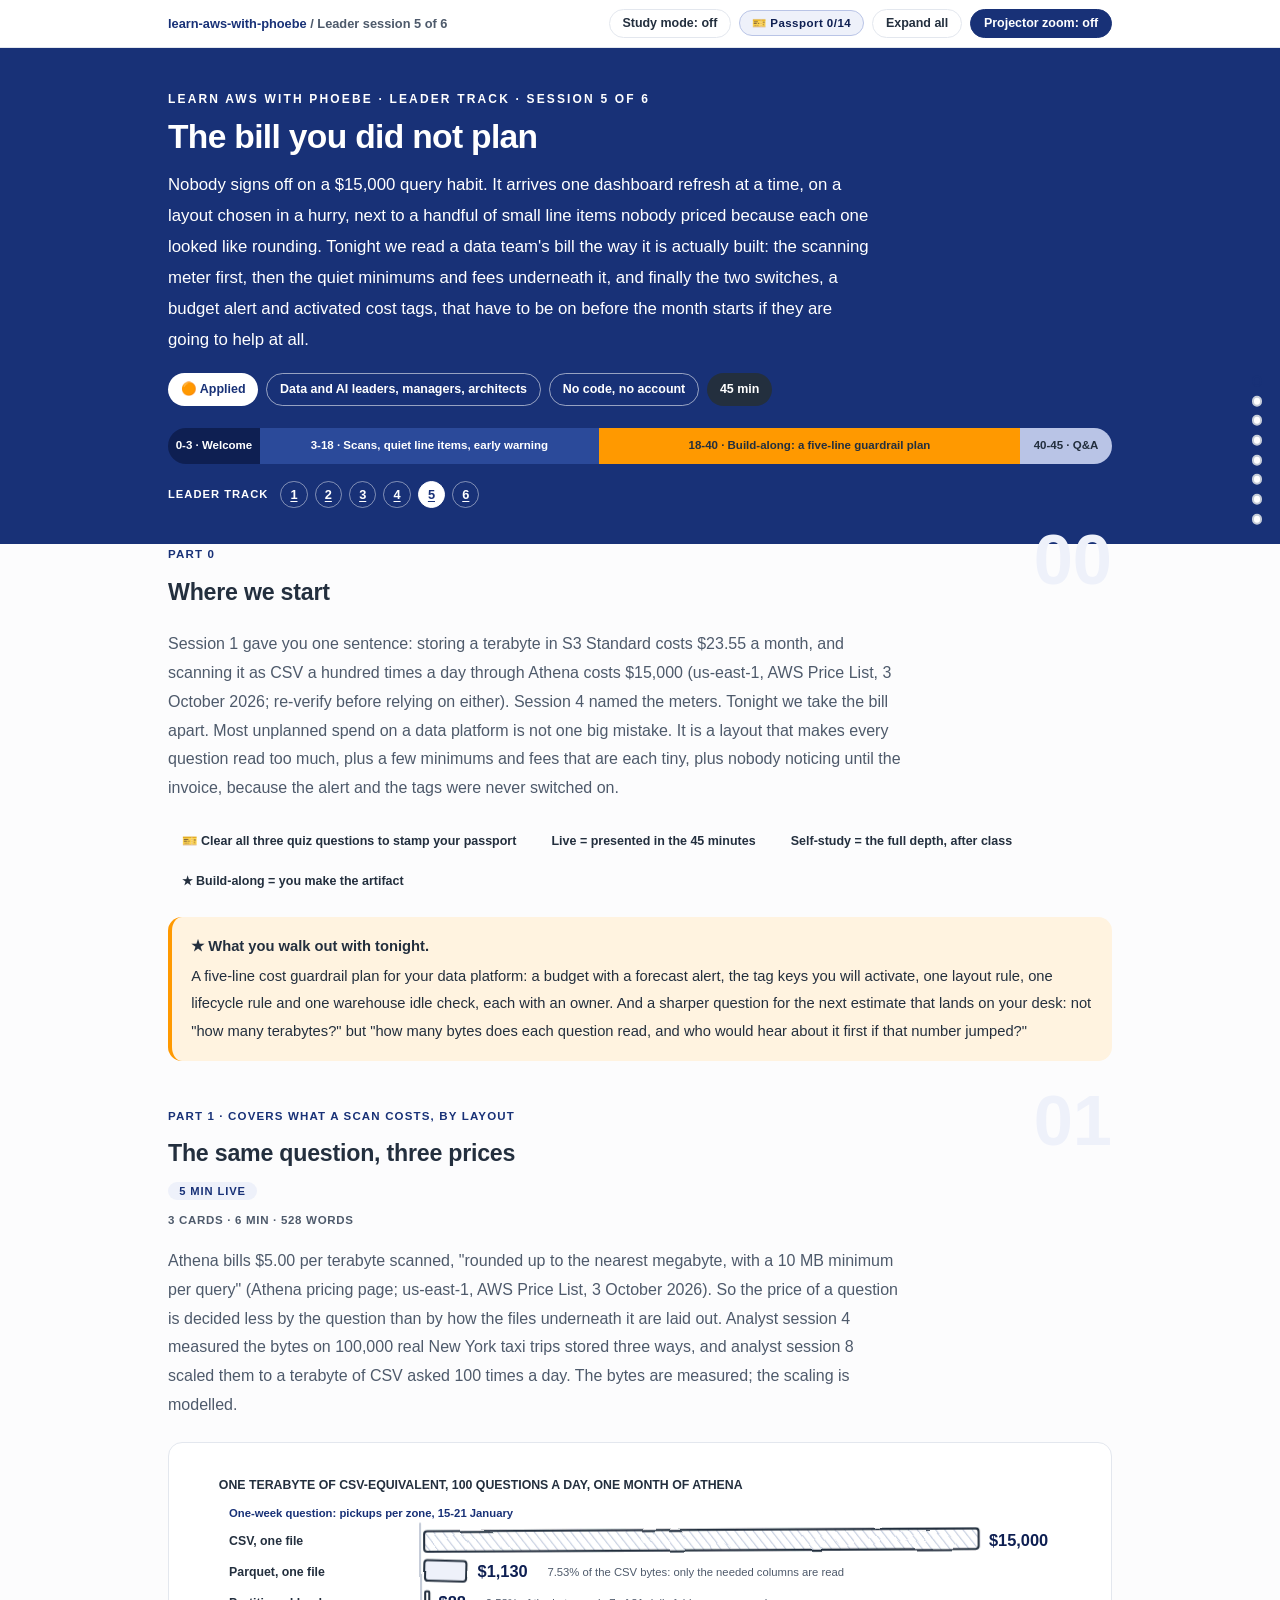
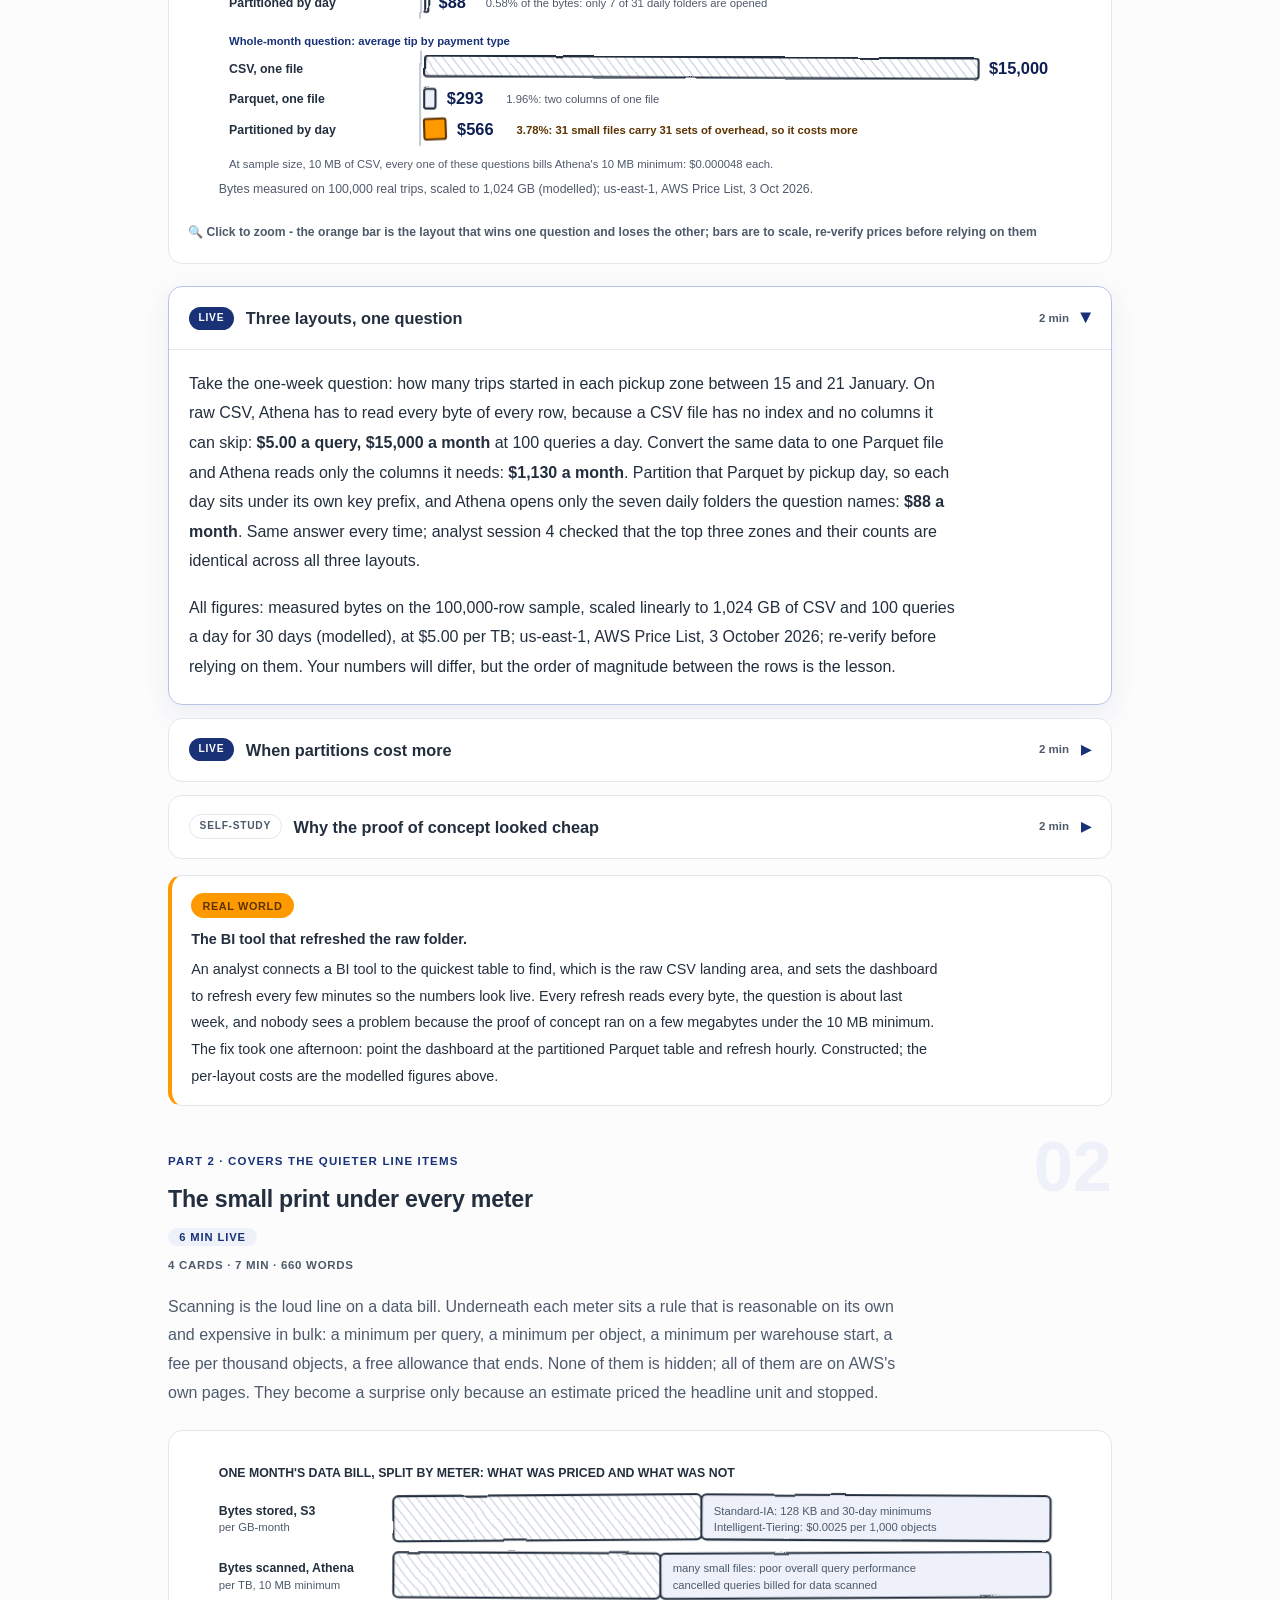
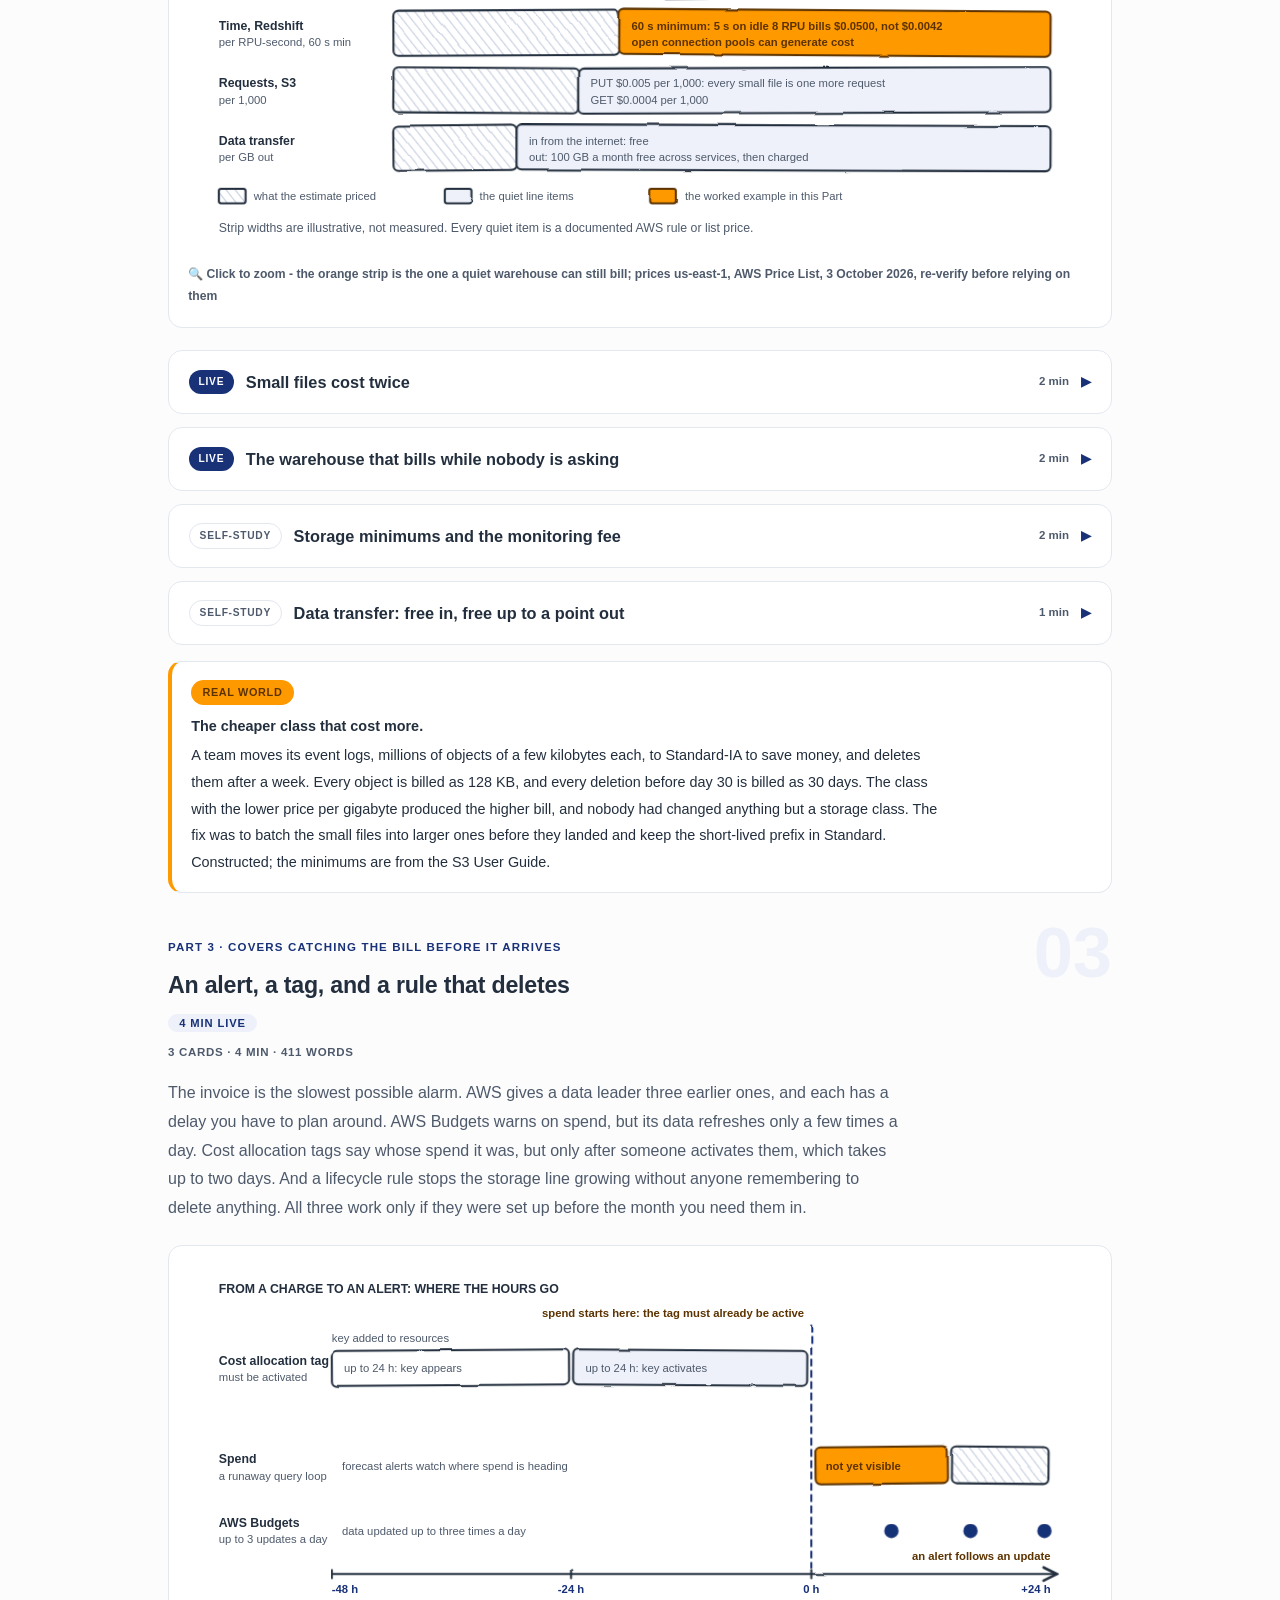
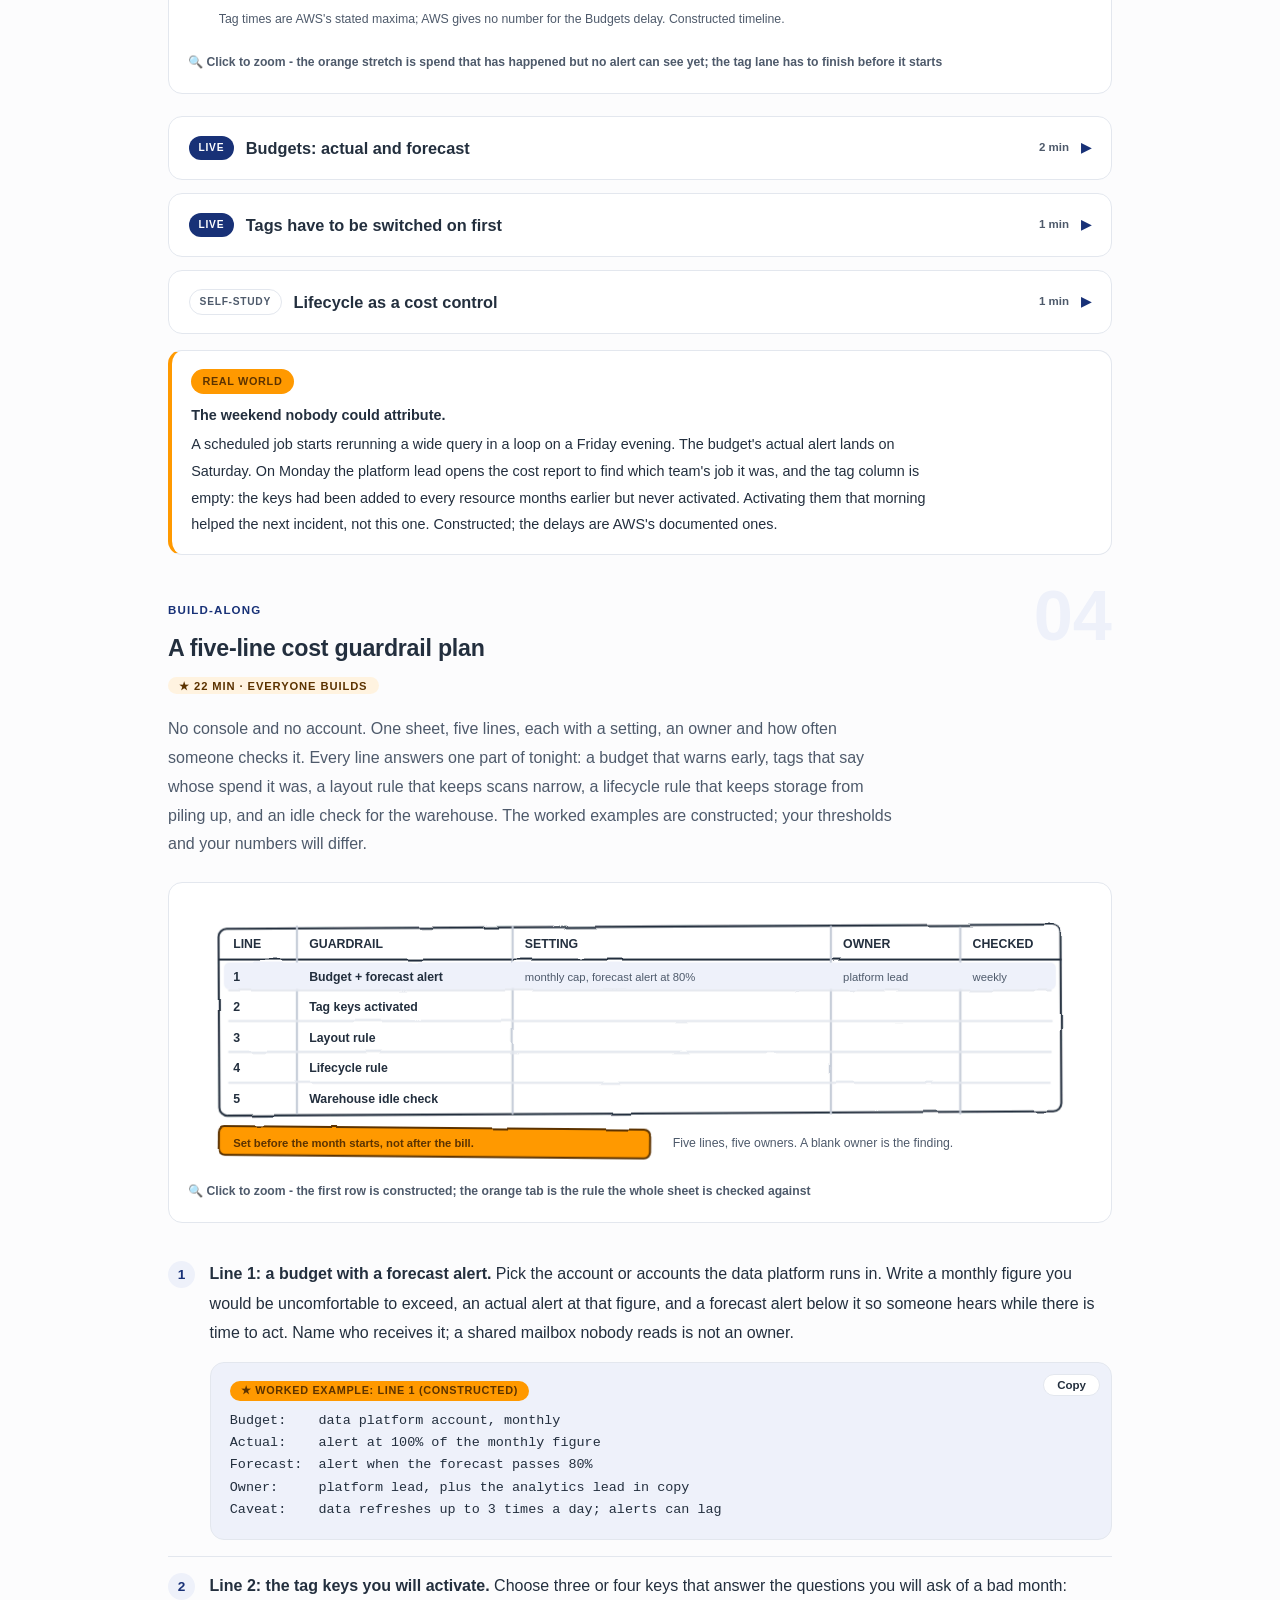
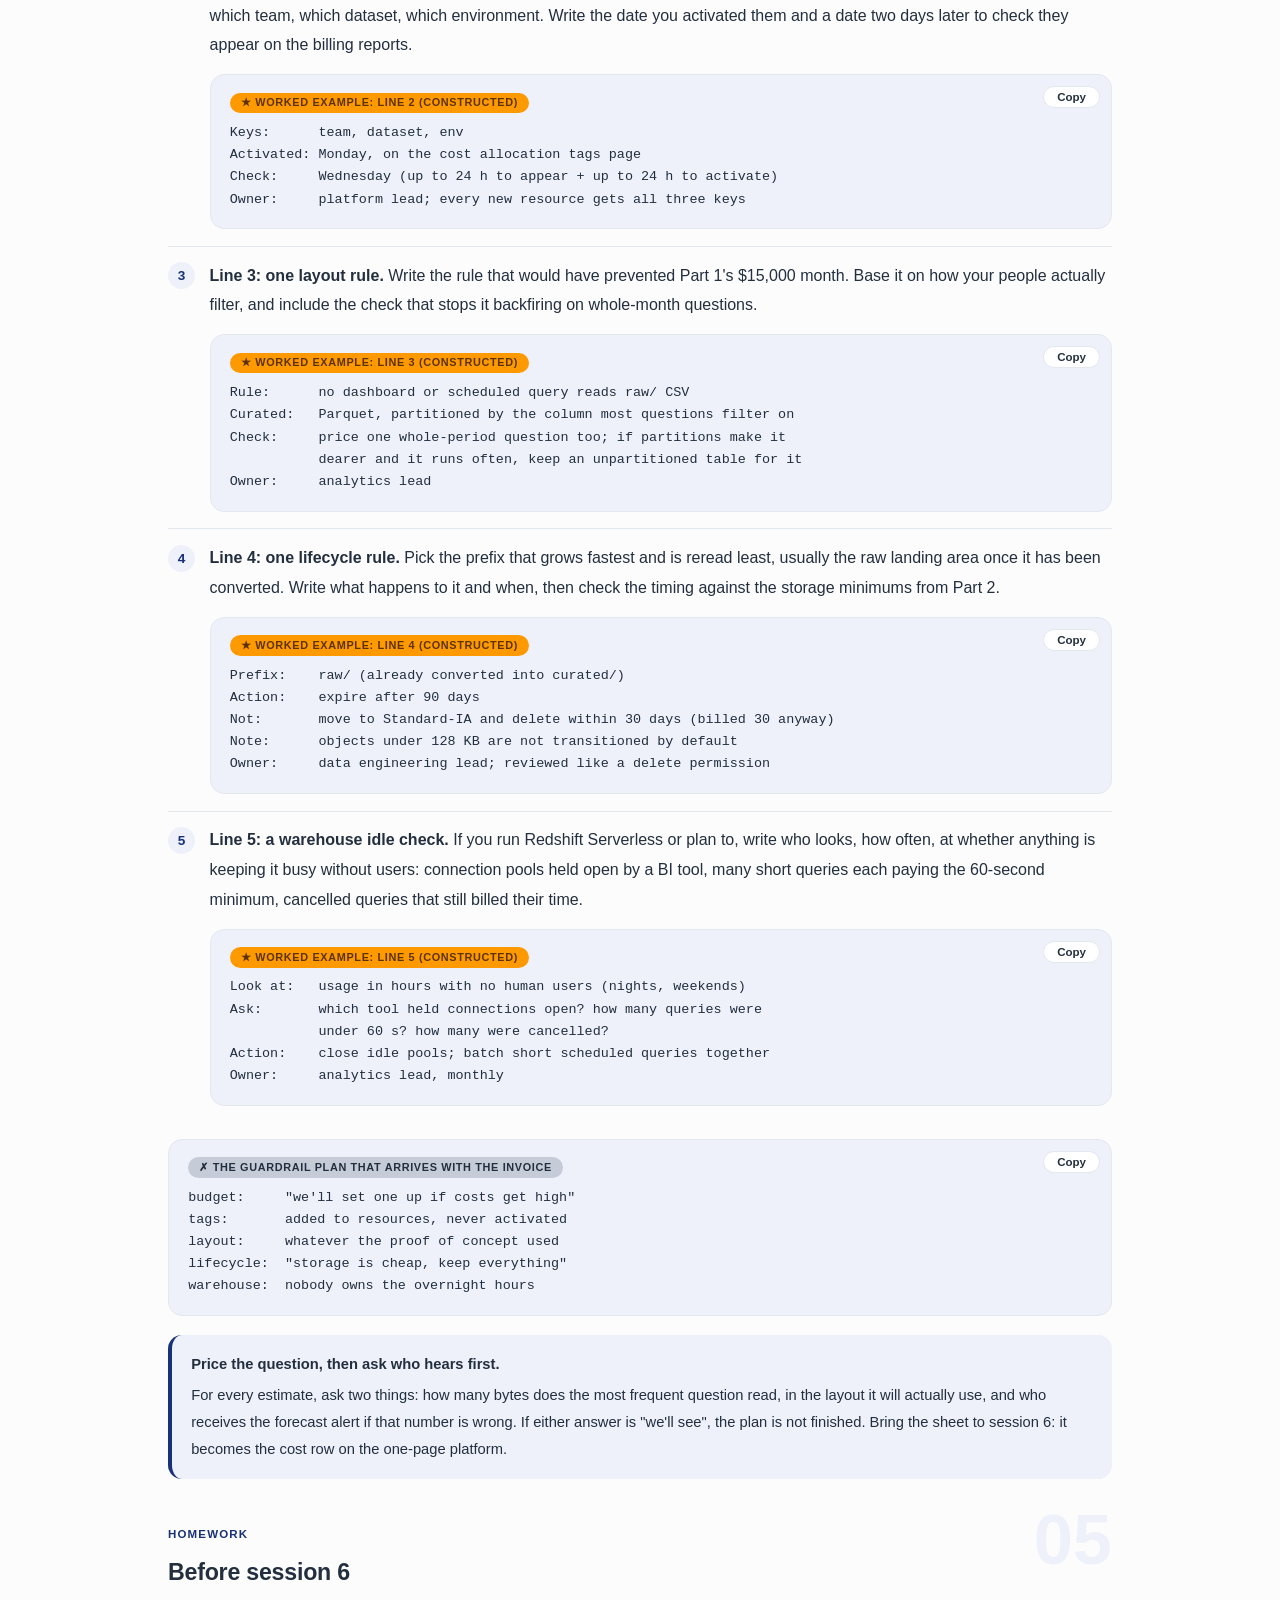
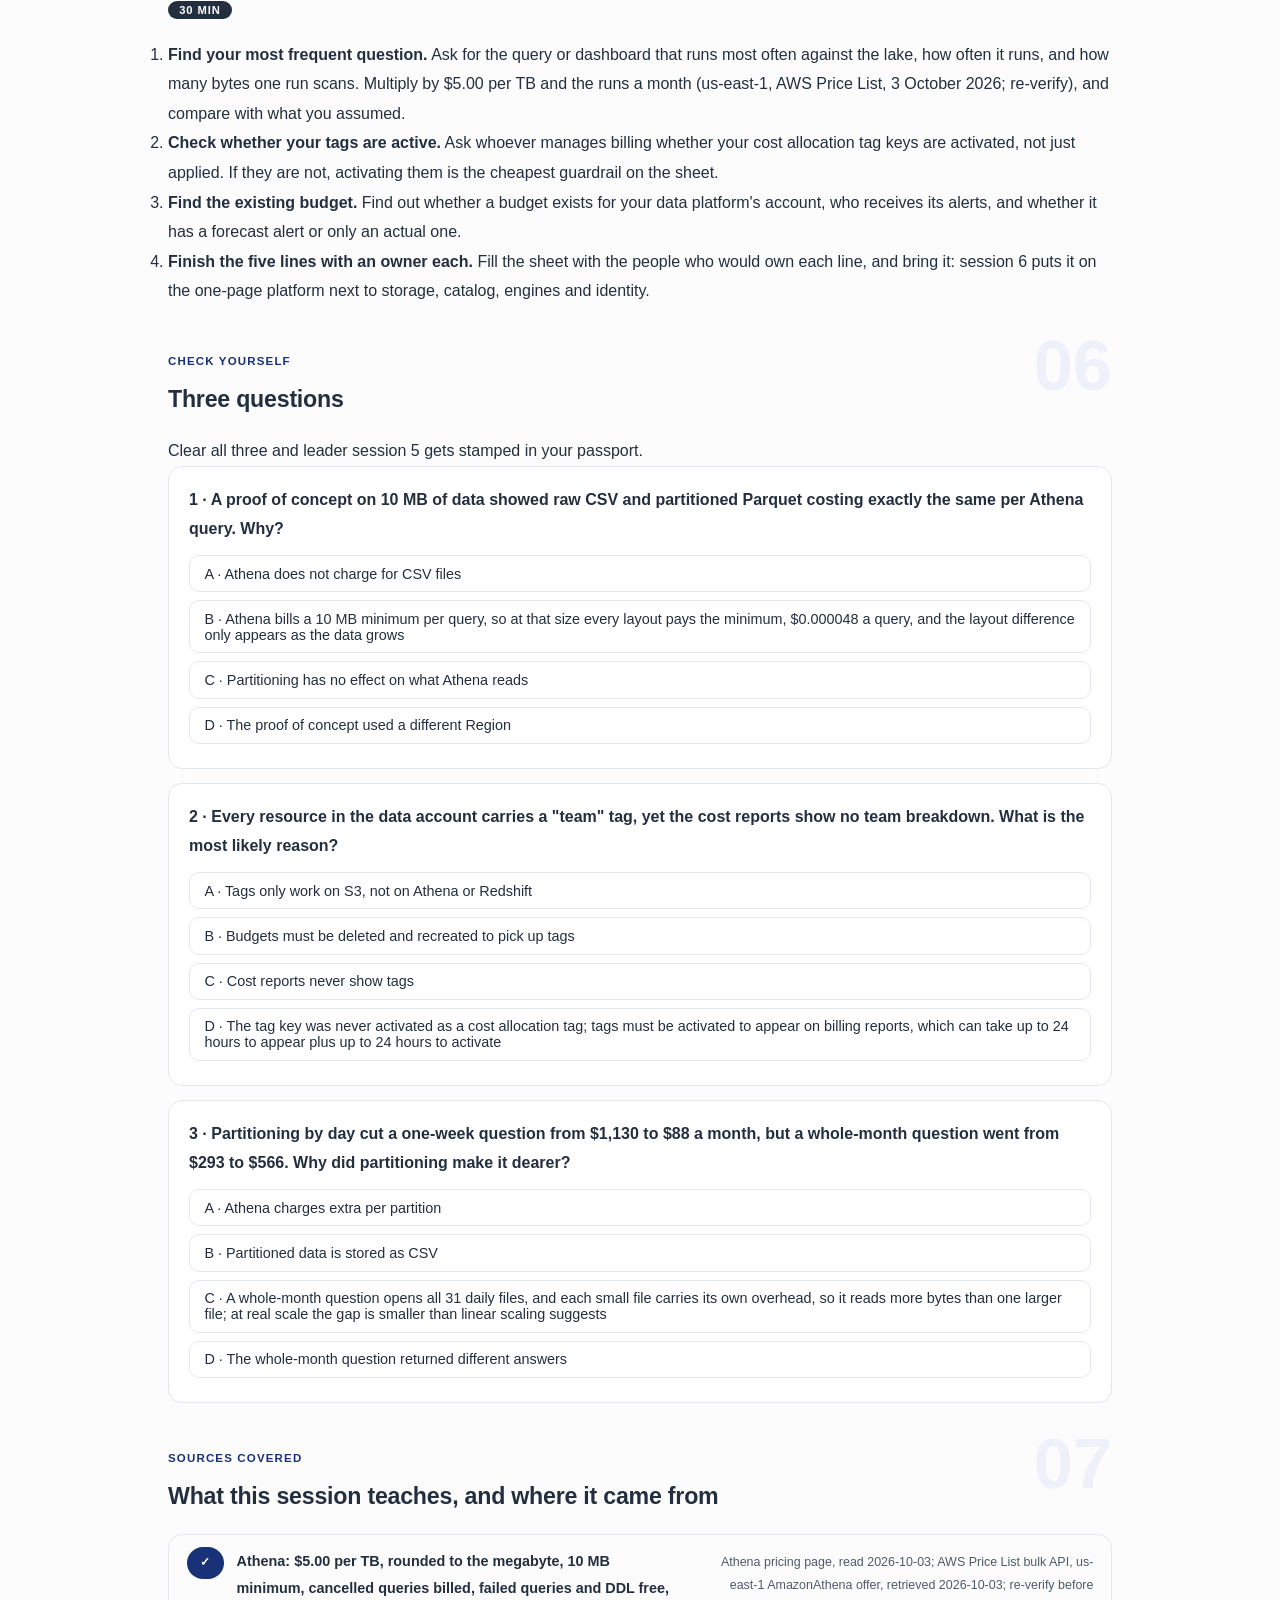
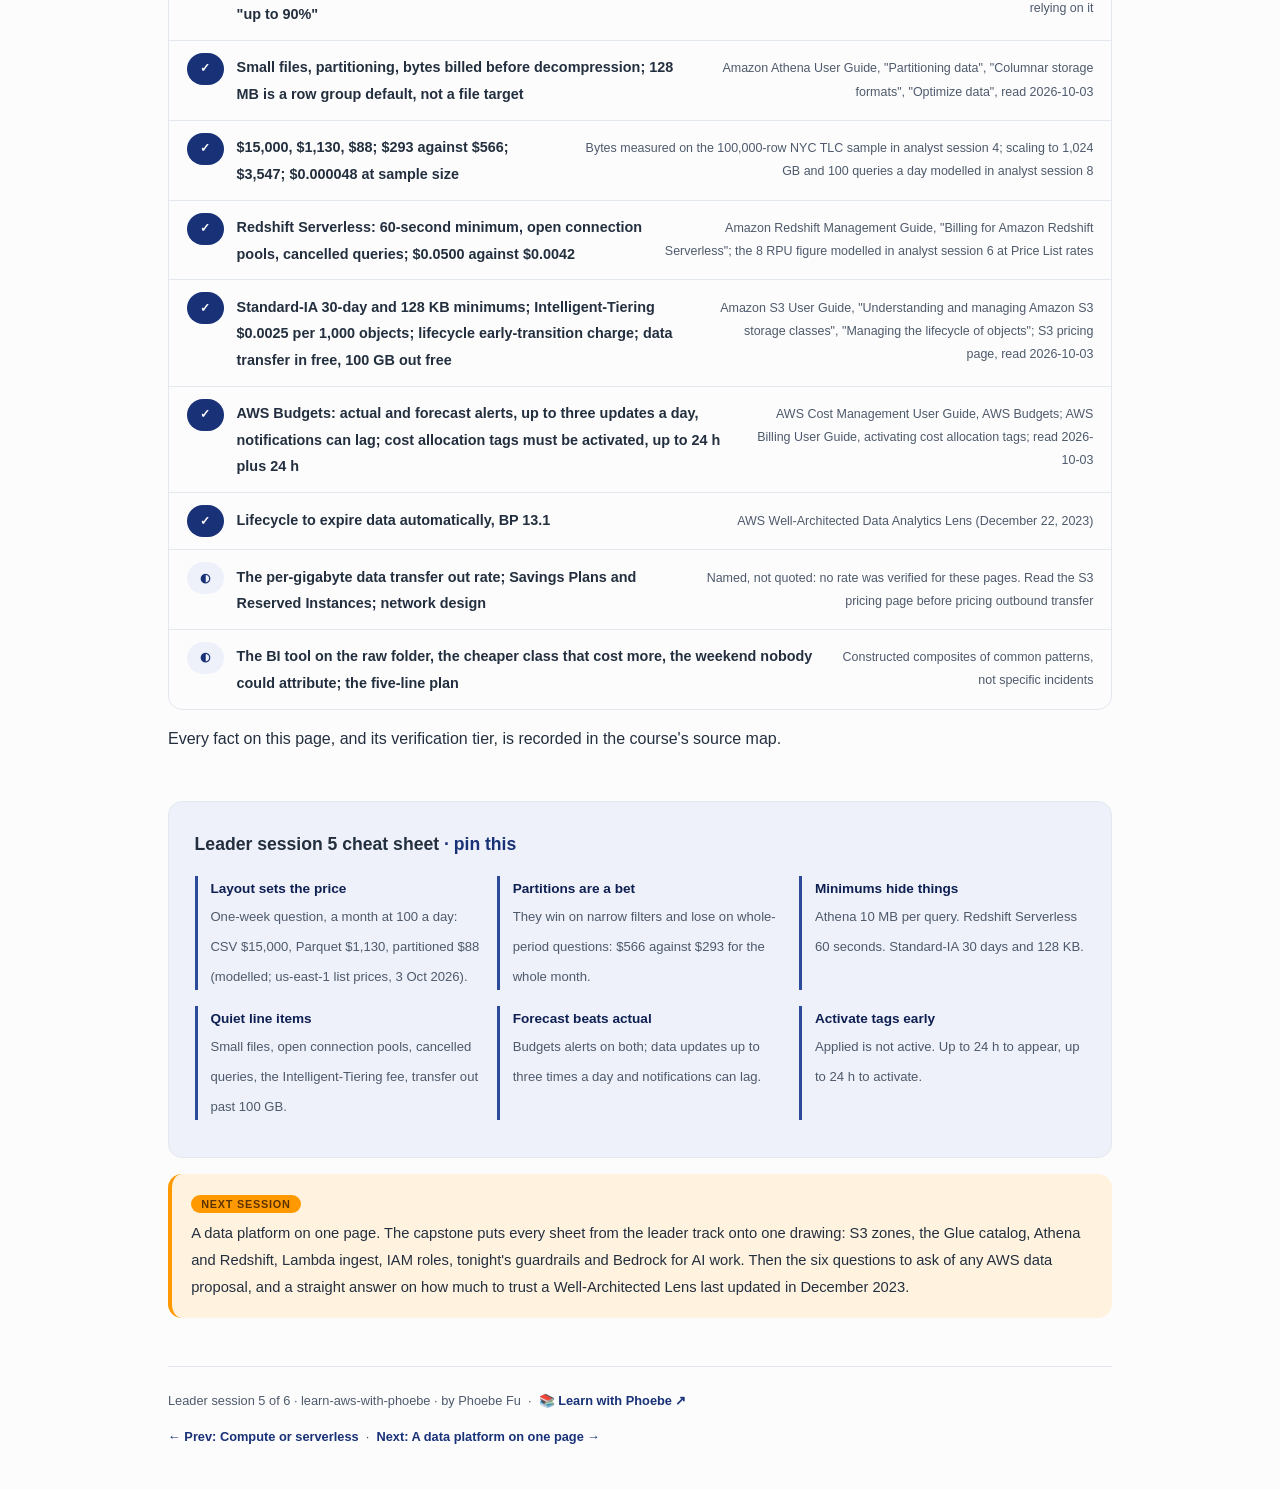
<file: courses/a5-the-bill-you-did-not-plan.html>
<!DOCTYPE html>
<html lang="en">
<head>
<meta charset="UTF-8">
<meta name="viewport" content="width=device-width, initial-scale=1.0">
<!-- social:start -->
<meta name="description" content="Leader session 5 of 6. The bill you did not plan: why scanning costs more than storing, the quiet line items that grow without anyone deciding, and the AWS Budgets alerts and cost allocation tags that only help if they were switched on first.">
<meta property="og:type" content="article">
<meta property="og:site_name" content="Learn with Phoebe">
<meta property="og:title" content="The bill you did not plan - learn aws with phoebe">
<meta property="og:description" content="Leader session 5 of 6. The same one-week question costs $15,000 a month on raw CSV and $88 on partitioned Parquet. Then the quiet line items, and the alerts that must be on before the month starts.">
<meta property="og:url" content="https://phoebefu6.github.io/learn-aws-with-phoebe/courses/a5-the-bill-you-did-not-plan.html">
<meta property="og:image" content="https://phoebefu6.github.io/learn-aws-with-phoebe/assets/og-cover.png">
<meta property="og:image:width" content="1200">
<meta property="og:image:height" content="630">
<meta name="twitter:card" content="summary_large_image">
<meta name="twitter:title" content="The bill you did not plan - learn aws with phoebe">
<meta name="twitter:description" content="Leader session 5 of 6. Scans, the quiet line items, and catching the bill before it arrives.">
<meta name="twitter:image" content="https://phoebefu6.github.io/learn-aws-with-phoebe/assets/og-cover.png">
<!-- social:end -->
<title>Leader session 5 · The bill you did not plan - learn aws with phoebe</title>
<link rel="stylesheet" href="../assets/style.css?v=21">
</head>
<body>

<div class="toolbar">
  <div class="wrap">
    <span class="crumb"><a href="../index.html">learn-aws-with-phoebe</a> / Leader session 5 of 6</span>
    <button class="btn" id="toggle-all" type="button">Expand all</button>
    <button class="btn primary" id="zoom-toggle" type="button">Projector zoom: off</button>
  </div>
</div>

<header class="masthead">
  <div class="wrap">
    <div class="eyebrow">Learn AWS with Phoebe · Leader track · Session 5 of 6</div>
    <h1>The bill you <span class="accent">did not plan</span></h1>
    <p class="sub">Nobody signs off on a $15,000 query habit. It arrives one dashboard refresh at a time, on a layout chosen in a hurry, next to a handful of small line items nobody priced because each one looked like rounding. Tonight we read a data team's bill the way it is actually built: the scanning meter first, then the quiet minimums and fees underneath it, and finally the two switches, a budget alert and activated cost tags, that have to be on before the month starts if they are going to help at all.</p>
    <div class="chip-row">
      <span class="chip level">🟠 Applied</span>
      <span class="chip audience">Data and AI leaders, managers, architects</span>
      <span class="chip audience">No code, no account</span>
      <span class="chip time">45 min</span>
    </div>
    <div class="agenda">
      <span class="a1" style="flex:1">0-3 · Welcome</span>
      <span class="a2" style="flex:4">3-18 · Scans, quiet line items, early warning</span>
      <span class="a3" style="flex:5">18-40 · Build-along: a five-line guardrail plan</span>
      <span class="a4" style="flex:1">40-45 · Q&amp;A</span>
    </div>
  </div>
</header>

<main class="wrap">

  <section class="section" id="intro">
    <div class="section-kicker">
      <span class="klabel">Part 0</span>
      <h2>Where we start</h2>
    </div>
    <p class="lede">Session 1 gave you one sentence: storing a terabyte in S3 Standard costs $23.55 a month, and scanning it as CSV a hundred times a day through Athena costs $15,000 (us-east-1, AWS Price List, 3 October 2026; re-verify before relying on either). Session 4 named the meters. Tonight we take the bill apart. Most unplanned spend on a data platform is not one big mistake. It is a layout that makes every question read too much, plus a few minimums and fees that are each tiny, plus nobody noticing until the invoice, because the alert and the tags were never switched on.</p>

    <div class="legend">
      <span class="pill">🎫 Clear all three quiz questions to stamp your passport</span>
      <span class="pill">Live = presented in the 45 minutes</span>
      <span class="pill">Self-study = the full depth, after class</span>
      <span class="pill">★ Build-along = you make the artifact</span>
    </div>

    <div class="callout win">
      <p><strong>★ What you walk out with tonight.</strong> A five-line cost guardrail plan for your data platform: a budget with a forecast alert, the tag keys you will activate, one layout rule, one lifecycle rule and one warehouse idle check, each with an owner. And a sharper question for the next estimate that lands on your desk: not "how many terabytes?" but "how many bytes does each question read, and who would hear about it first if that number jumped?"</p>
    </div>
  </section>

  <section class="section" id="part-1">
    <div class="section-kicker">
      <span class="klabel">Part 1 · covers what a scan costs, by layout</span>
      <h2>The same question, three prices</h2>
      <span class="tag concept">5 min live</span>
    </div>
    <p class="lede">Athena bills $5.00 per terabyte scanned, "rounded up to the nearest megabyte, with a 10 MB minimum per query" (Athena pricing page; us-east-1, AWS Price List, 3 October 2026). So the price of a question is decided less by the question than by how the files underneath it are laid out. Analyst session 4 measured the bytes on 100,000 real New York taxi trips stored three ways, and analyst session 8 scaled them to a terabyte of CSV asked 100 times a day. The bytes are measured; the scaling is modelled.</p>

    <figure class="zoomable">
      <svg viewBox="0 0 880 340" xmlns="http://www.w3.org/2000/svg" role="img" aria-label="Monthly Athena cost for two questions, each asked 100 times a day of the equivalent of 1,024 GB of CSV, on three layouts. One-week question, pickups per zone for 15 to 21 January: CSV 15,000 dollars, a single Parquet file 1,130 dollars, Parquet partitioned by day 88 dollars. Whole-month question, average tip by payment type: CSV 15,000 dollars, single Parquet 293 dollars, partitioned 566 dollars, highlighted because partitioning costs more on a whole-month question. At sample size every query bills the 10 MB minimum, 0.000048 dollars.">
        <defs>
          <filter id="a5aSk" x="-3%" y="-3%" width="106%" height="106%"><feTurbulence type="fractalNoise" baseFrequency="0.02" numOctaves="2" seed="113" result="n"/><feDisplacementMap in="SourceGraphic" in2="n" scale="2.4" xChannelSelector="R" yChannelSelector="G"/></filter>
          <pattern id="a5aHc" patternUnits="userSpaceOnUse" width="7" height="7" patternTransform="rotate(-38)"><line x1="0" y1="0" x2="0" y2="7" stroke="#183177" stroke-width="1" opacity=".5"/></pattern>
          <marker id="a5aAr" viewBox="0 0 10 10" refX="9" refY="5" markerWidth="8" markerHeight="8" orient="auto"><path d="M1 1 L9 5 L1 9" fill="none" stroke="#232F3E" stroke-width="1.6" stroke-linecap="round"/></marker>
        </defs>
        <style>
          .a5aH { font: 800 12px Inter, sans-serif; fill: #232F3E; }
          .a5aL { font: 600 12px Inter, sans-serif; fill: #232F3E; }
          .a5aS { font: 400 11px Inter, sans-serif; fill: #4E5A6B; }
          .a5aB { font: 800 11px Inter, sans-serif; fill: #5C3300; }
          .a5aV { font: 800 16px Inter, sans-serif; fill: #0E1F52; }
          .a5aA { font: 700 11px Inter, sans-serif; fill: #183177; }
          .a5aN { font: 400 12px Inter, sans-serif; fill: #4E5A6B; }
        </style>

        <text class="a5aH" x="30" y="26">ONE TERABYTE OF CSV-EQUIVALENT, 100 QUESTIONS A DAY, ONE MONTH OF ATHENA</text>

        <g filter="url(#a5aSk)" fill="none" stroke="#232F3E" stroke-width="2" stroke-linecap="round" stroke-linejoin="round">
          <rect x="230" y="66" width="540" height="20" rx="3" transform="rotate(-0.3 500 76)" fill="url(#a5aHc)"/>
          <rect x="230" y="96" width="41" height="20" rx="3" transform="rotate(1.5 250 106)" fill="#EEF1FA"/>
          <rect x="230" y="126" width="4" height="20" rx="1" fill="#FFFFFF"/>
          <rect x="230" y="190" width="540" height="20" rx="3" transform="rotate(0.3 500 200)" fill="url(#a5aHc)"/>
          <rect x="230" y="220" width="11" height="20" rx="2" fill="#EEF1FA"/>
          <rect x="230" y="250" width="21" height="20" rx="2" transform="rotate(-2 240 260)" fill="#FF9900" stroke="#5C3300"/>
          <path d="M226 60 L226 152 M226 184 L226 276" stroke="#C5CCD8"/>
        </g>

        <text class="a5aA" x="40" y="54">One-week question: pickups per zone, 15-21 January</text>
        <text class="a5aL" x="40" y="81">CSV, one file</text>
        <text class="a5aV" x="780" y="82">$15,000</text>
        <text class="a5aL" x="40" y="111">Parquet, one file</text>
        <text class="a5aV" x="282" y="112">$1,130</text>
        <text class="a5aS" x="350" y="111">7.53% of the CSV bytes: only the needed columns are read</text>
        <text class="a5aL" x="40" y="141">Partitioned by day</text>
        <text class="a5aV" x="244" y="142">$88</text>
        <text class="a5aS" x="290" y="141">0.58% of the bytes: only 7 of 31 daily folders are opened</text>

        <text class="a5aA" x="40" y="178">Whole-month question: average tip by payment type</text>
        <text class="a5aL" x="40" y="205">CSV, one file</text>
        <text class="a5aV" x="780" y="206">$15,000</text>
        <text class="a5aL" x="40" y="235">Parquet, one file</text>
        <text class="a5aV" x="252" y="236">$293</text>
        <text class="a5aS" x="310" y="235">1.96%: two columns of one file</text>
        <text class="a5aL" x="40" y="265">Partitioned by day</text>
        <text class="a5aV" x="262" y="266">$566</text>
        <text class="a5aB" x="320" y="265">3.78%: 31 small files carry 31 sets of overhead, so it costs more</text>

        <text class="a5aS" x="40" y="298">At sample size, 10 MB of CSV, every one of these questions bills Athena's 10 MB minimum: $0.000048 each.</text>

        <text class="a5aN" x="30" y="322">Bytes measured on 100,000 real trips, scaled to 1,024 GB (modelled); us-east-1, AWS Price List, 3 Oct 2026.</text>
      </svg>
      <figcaption>🔍 Click to zoom - the orange bar is the layout that wins one question and loses the other; bars are to scale, re-verify prices before relying on them</figcaption>
    </figure>

    <details class="card" open>
      <summary><span class="mode live">Live</span>Three layouts, one question<span class="mini">2 min</span><span class="caret">▶</span></summary>
      <div class="body">
        <p>Take the one-week question: how many trips started in each pickup zone between 15 and 21 January. On raw CSV, Athena has to read every byte of every row, because a CSV file has no index and no columns it can skip: <strong>$5.00 a query, $15,000 a month</strong> at 100 queries a day. Convert the same data to one Parquet file and Athena reads only the columns it needs: <strong>$1,130 a month</strong>. Partition that Parquet by pickup day, so each day sits under its own key prefix, and Athena opens only the seven daily folders the question names: <strong>$88 a month</strong>. Same answer every time; analyst session 4 checked that the top three zones and their counts are identical across all three layouts.</p>
        <p>All figures: measured bytes on the 100,000-row sample, scaled linearly to 1,024 GB of CSV and 100 queries a day for 30 days (modelled), at $5.00 per TB; us-east-1, AWS Price List, 3 October 2026; re-verify before relying on them. Your numbers will differ, but the order of magnitude between the rows is the lesson.</p>
      </div>
    </details>

    <details class="card">
      <summary><span class="mode live">Live</span>When partitions cost more<span class="mini">2 min</span><span class="caret">▶</span></summary>
      <div class="body">
        <p>Now ask a whole-month question: the average tip by payment type. The single Parquet file reads two columns once: <strong>$293 a month</strong>. The partitioned layout has to open all 31 daily files, and each small file carries its own footer and overhead, so it reads more: <strong>$566 a month</strong> (modelled, same prices and caveats). Partitioning is a bet on how people filter. It pays when most questions name a narrow slice of the partition key, and it costs when most questions span all of it.</p>
        <p>Be honest about the size of this effect. On the sample each daily file is only 73,785 to 113,419 bytes, so the overhead is a large share of each one. Scaling linearly to a terabyte keeps that share constant, which overstates it: at real scale each day's file would be far larger and the fixed overhead a smaller fraction. The direction is real; the ratio at your scale needs measuring, not quoting.</p>
      </div>
    </details>

    <details class="card">
      <summary><span class="mode self">Self-study</span>Why the proof of concept looked cheap<span class="mini">2 min</span><span class="caret">▶</span></summary>
      <div class="body">
        <p>The whole sample is about 10 MB of CSV. Athena bills a minimum of 10 MB per query, so at proof-of-concept size every layout costs the same: <strong>$0.000048 a query</strong> (us-east-1, AWS Price List, 3 October 2026). Raw CSV and partitioned Parquet are indistinguishable on the bill, and a team concludes "Athena is basically free". The minimum hides the difference until the data grows past it, and by then the dashboards are built on whatever layout the proof of concept used.</p>
        <p>AWS's own claim is that you "can save up to 90% per query and get better performance by compressing, partitioning, and converting your data into columnar formats" (Athena pricing page). The measured sample does better than that on narrow questions and worse on wide ones: reading every column of the month from one Parquet file still costs $3,547 a month against CSV's $15,000 (modelled), a saving of about three quarters. Treat "up to 90%" as AWS's ceiling, not your forecast. Note too that Athena bills "the number of bytes scanned before decompression", so compression lowers the bill directly. Why columnar formats read less is a file-format question, taught in <a href="https://phoebefu6.github.io/learn-ai-infra-with-phoebe/">learn AI infra</a>.</p>
      </div>
    </details>

    <div class="callout example">
      <span class="ex-pill">Real world</span>
      <p><strong>The BI tool that refreshed the raw folder.</strong> An analyst connects a BI tool to the quickest table to find, which is the raw CSV landing area, and sets the dashboard to refresh every few minutes so the numbers look live. Every refresh reads every byte, the question is about last week, and nobody sees a problem because the proof of concept ran on a few megabytes under the 10 MB minimum. The fix took one afternoon: point the dashboard at the partitioned Parquet table and refresh hourly. Constructed; the per-layout costs are the modelled figures above.</p>
    </div>
  </section>

  <section class="section" id="part-2">
    <div class="section-kicker">
      <span class="klabel">Part 2 · covers the quieter line items</span>
      <h2>The small print under every meter</h2>
      <span class="tag concept">6 min live</span>
    </div>
    <p class="lede">Scanning is the loud line on a data bill. Underneath each meter sits a rule that is reasonable on its own and expensive in bulk: a minimum per query, a minimum per object, a minimum per warehouse start, a fee per thousand objects, a free allowance that ends. None of them is hidden; all of them are on AWS's own pages. They become a surprise only because an estimate priced the headline unit and stopped.</p>

    <figure class="zoomable">
      <svg viewBox="0 0 880 392" xmlns="http://www.w3.org/2000/svg" role="img" aria-label="A month's data bill drawn as five stacked strips, one per meter. Each strip has a hachured part, what the estimate priced, and a lighter part, the quiet line items. Bytes stored in S3: Standard-IA's 128 KB and 30-day minimums, and Intelligent-Tiering's monitoring fee of 0.0025 dollars per 1,000 objects. Bytes scanned in Athena: many small files and cancelled queries still billed. Time in Redshift Serverless, highlighted: the 60-second minimum, so a 5-second query on an idle 8 RPU warehouse bills 0.0500 dollars rather than 0.0042, and open connection pools can generate cost. Requests in S3: 0.005 dollars per 1,000 PUTs. Data transfer: in from the internet free, 100 GB a month out free, then charged. Strip widths are illustrative.">
        <defs>
          <filter id="a5bSk" x="-3%" y="-3%" width="106%" height="106%"><feTurbulence type="fractalNoise" baseFrequency="0.02" numOctaves="2" seed="127" result="n"/><feDisplacementMap in="SourceGraphic" in2="n" scale="2.4" xChannelSelector="R" yChannelSelector="G"/></filter>
          <pattern id="a5bHc" patternUnits="userSpaceOnUse" width="7" height="7" patternTransform="rotate(-38)"><line x1="0" y1="0" x2="0" y2="7" stroke="#183177" stroke-width="1" opacity=".5"/></pattern>
          <marker id="a5bAr" viewBox="0 0 10 10" refX="9" refY="5" markerWidth="8" markerHeight="8" orient="auto"><path d="M1 1 L9 5 L1 9" fill="none" stroke="#232F3E" stroke-width="1.6" stroke-linecap="round"/></marker>
        </defs>
        <style>
          .a5bH { font: 800 12px Inter, sans-serif; fill: #232F3E; }
          .a5bL { font: 600 12px Inter, sans-serif; fill: #232F3E; }
          .a5bS { font: 400 11px Inter, sans-serif; fill: #4E5A6B; }
          .a5bB { font: 800 11px Inter, sans-serif; fill: #5C3300; }
          .a5bN { font: 400 12px Inter, sans-serif; fill: #4E5A6B; }
        </style>

        <text class="a5bH" x="30" y="26">ONE MONTH'S DATA BILL, SPLIT BY METER: WHAT WAS PRICED AND WHAT WAS NOT</text>

        <g filter="url(#a5bSk)" fill="none" stroke="#232F3E" stroke-width="2" stroke-linecap="round" stroke-linejoin="round">
          <rect x="200" y="44" width="300" height="44" rx="5" transform="rotate(-0.4 350 66)" fill="url(#a5bHc)"/>
          <rect x="500" y="44" width="340" height="44" rx="5" transform="rotate(0.3 670 66)" fill="#EEF1FA"/>
          <rect x="200" y="100" width="260" height="44" rx="5" transform="rotate(0.3 330 122)" fill="url(#a5bHc)"/>
          <rect x="460" y="100" width="380" height="44" rx="5" transform="rotate(-0.3 650 122)" fill="#EEF1FA"/>
          <rect x="200" y="156" width="220" height="44" rx="5" transform="rotate(-0.3 310 178)" fill="url(#a5bHc)"/>
          <rect x="420" y="156" width="420" height="44" rx="5" transform="rotate(0.4 630 178)" fill="#FF9900" stroke="#5C3300"/>
          <rect x="200" y="212" width="180" height="44" rx="5" transform="rotate(0.4 290 234)" fill="url(#a5bHc)"/>
          <rect x="380" y="212" width="460" height="44" rx="5" transform="rotate(-0.2 610 234)" fill="#EEF1FA"/>
          <rect x="200" y="268" width="120" height="44" rx="5" transform="rotate(-0.5 260 290)" fill="url(#a5bHc)"/>
          <rect x="320" y="268" width="520" height="44" rx="5" transform="rotate(0.2 580 290)" fill="#EEF1FA"/>
          <rect x="30" y="330" width="26" height="14" rx="2" fill="url(#a5bHc)"/>
          <rect x="250" y="330" width="26" height="14" rx="2" fill="#EEF1FA"/>
          <rect x="450" y="330" width="26" height="14" rx="2" fill="#FF9900" stroke="#5C3300"/>
        </g>

        <text class="a5bL" x="30" y="63">Bytes stored, S3</text>
        <text class="a5bS" x="30" y="79">per GB-month</text>
        <text class="a5bS" x="512" y="63">Standard-IA: 128 KB and 30-day minimums</text>
        <text class="a5bS" x="512" y="79">Intelligent-Tiering: $0.0025 per 1,000 objects</text>

        <text class="a5bL" x="30" y="119">Bytes scanned, Athena</text>
        <text class="a5bS" x="30" y="135">per TB, 10 MB minimum</text>
        <text class="a5bS" x="472" y="119">many small files: poor overall query performance</text>
        <text class="a5bS" x="472" y="135">cancelled queries billed for data scanned</text>

        <text class="a5bL" x="30" y="175">Time, Redshift</text>
        <text class="a5bS" x="30" y="191">per RPU-second, 60 s min</text>
        <text class="a5bB" x="432" y="175">60 s minimum: 5 s on idle 8 RPU bills $0.0500, not $0.0042</text>
        <text class="a5bB" x="432" y="191">open connection pools can generate cost</text>

        <text class="a5bL" x="30" y="231">Requests, S3</text>
        <text class="a5bS" x="30" y="247">per 1,000</text>
        <text class="a5bS" x="392" y="231">PUT $0.005 per 1,000: every small file is one more request</text>
        <text class="a5bS" x="392" y="247">GET $0.0004 per 1,000</text>

        <text class="a5bL" x="30" y="287">Data transfer</text>
        <text class="a5bS" x="30" y="303">per GB out</text>
        <text class="a5bS" x="332" y="287">in from the internet: free</text>
        <text class="a5bS" x="332" y="303">out: 100 GB a month free across services, then charged</text>

        <text class="a5bS" x="64" y="341">what the estimate priced</text>
        <text class="a5bS" x="284" y="341">the quiet line items</text>
        <text class="a5bS" x="484" y="341">the worked example in this Part</text>

        <text class="a5bN" x="30" y="372">Strip widths are illustrative, not measured. Every quiet item is a documented AWS rule or list price.</text>
      </svg>
      <figcaption>🔍 Click to zoom - the orange strip is the one a quiet warehouse can still bill; prices us-east-1, AWS Price List, 3 October 2026, re-verify before relying on them</figcaption>
    </figure>

    <details class="card">
      <summary><span class="mode live">Live</span>Small files cost twice<span class="mini">2 min</span><span class="caret">▶</span></summary>
      <div class="body">
        <p>Athena's own guidance is blunt: "Datasets that consist of many small files result in poor overall query performance", and "For small files, the overhead of the columnar file format outweighs the benefits." You saw the bill side in Part 1: the partitioned sample split into 31 files of 73,785 to 113,419 bytes, and a whole-month question read nearly twice the bytes of the single file. The second cost is requests: every file is one more PUT when it is written, at $0.005 per 1,000, and one more GET each time it is read, at $0.0004 per 1,000 (us-east-1, AWS Price List, 3 October 2026; re-verify).</p>
        <p>What AWS does not give is a target file size. You will hear "aim for 128 MB files" quoted as a rule; Athena's documentation gives 128 MB only as the default Parquet row group size, not as a file-size target, and these pages found no file-size number at source. Ask instead whether files are many, small and rarely compacted. How a team schedules compaction belongs to pipeline design, in <a href="https://phoebefu6.github.io/learn-data-engineering-with-phoebe/">learn data engineering</a>.</p>
      </div>
    </details>

    <details class="card">
      <summary><span class="mode live">Live</span>The warehouse that bills while nobody is asking<span class="mini">2 min</span><span class="caret">▶</span></summary>
      <div class="body">
        <p>Redshift Serverless bills "in RPU-hours on a per-second basis, with a 60-second minimum charge", and nothing for compute while no queries run. That second half is real and is why it is attractive. The first half is the trap for scattered work: a 5-second query on an idle 8 RPU warehouse bills <strong>$0.0500, not the $0.0042</strong> five seconds would cost (modelled in analyst session 6 at $0.375 per RPU-hour; us-east-1, AWS Price List, 3 October 2026; re-verify). One query a minute, each waking an idle warehouse, pays for a full minute every time.</p>
        <p>Two more lines from the same billing page. "Maintaining open connection pools can generate costs even when no actual user workloads are running": a BI tool that holds connections open overnight can keep the meter alive. And "If you run a query and cancel it before it finishes, you are still billed for the time the query ran." Athena has the same rule in its own unit: "Canceled queries are billed for the total amount of data scanned when the query is canceled." Failed queries and DDL statements, by contrast, are not charged on Athena.</p>
      </div>
    </details>

    <details class="card">
      <summary><span class="mode self">Self-study</span>Storage minimums and the monitoring fee<span class="mini">2 min</span><span class="caret">▶</span></summary>
      <div class="body">
        <p>Cheaper storage classes carry floors. Standard-IA bills a minimum of 30 days and 128 KB per object: "If an object is less than 128 KB, Amazon S3 charges you for 128 KB", and an object deleted early is "charged for 30 days" (Amazon S3 User Guide, "Understanding and managing Amazon S3 storage classes"). Glacier Instant Retrieval's minimum is 90 days and Deep Archive's 180. A lifecycle rule that moves objects out early is "charged for the remainder of that duration". Session 2 drew the waterfall; the bill-side point is that a cheap class with a short-lived, small-object workload can cost more than Standard.</p>
        <p>Intelligent-Tiering moves objects between tiers on its own and has no retrieval fees, in exchange for a monitoring and automation fee of <strong>$0.0025 per 1,000 objects a month</strong> (S3 pricing page; us-east-1, AWS Price List, 3 October 2026; re-verify). Objects under 128 KB are not monitored and not eligible for auto-tiering. The fee is per object, not per gigabyte, so it is negligible on a few large files and noticeable on hundreds of millions of small ones. Since September 2024, lifecycle rules by default do not transition objects under 128 KB at all.</p>
      </div>
    </details>

    <details class="card">
      <summary><span class="mode self">Self-study</span>Data transfer: free in, free up to a point out<span class="mini">1 min</span><span class="caret">▶</span></summary>
      <div class="body">
        <p>"Data transferred in from the internet" is on S3's free list, and "AWS customers receive 100GB of data transfer out to the internet free each month, aggregated across all AWS Services and Regions (except China and GovCloud)." Past that, transfer out is charged per gigabyte. These pages quote no per-gigabyte rate for it, because none was verified for them: read the current rate on the S3 pricing page before you price a workload that sends data out, such as a partner extract or a dashboard tool hosted outside AWS. Network design beyond that is not covered on these pages.</p>
      </div>
    </details>

    <div class="callout example">
      <span class="ex-pill">Real world</span>
      <p><strong>The cheaper class that cost more.</strong> A team moves its event logs, millions of objects of a few kilobytes each, to Standard-IA to save money, and deletes them after a week. Every object is billed as 128 KB, and every deletion before day 30 is billed as 30 days. The class with the lower price per gigabyte produced the higher bill, and nobody had changed anything but a storage class. The fix was to batch the small files into larger ones before they landed and keep the short-lived prefix in Standard. Constructed; the minimums are from the S3 User Guide.</p>
    </div>
  </section>

  <section class="section" id="part-3">
    <div class="section-kicker">
      <span class="klabel">Part 3 · covers catching the bill before it arrives</span>
      <h2>An alert, a tag, and a rule that deletes</h2>
      <span class="tag concept">4 min live</span>
    </div>
    <p class="lede">The invoice is the slowest possible alarm. AWS gives a data leader three earlier ones, and each has a delay you have to plan around. AWS Budgets warns on spend, but its data refreshes only a few times a day. Cost allocation tags say whose spend it was, but only after someone activates them, which takes up to two days. And a lifecycle rule stops the storage line growing without anyone remembering to delete anything. All three work only if they were set up before the month you need them in.</p>

    <figure class="zoomable">
      <svg viewBox="0 0 880 366" xmlns="http://www.w3.org/2000/svg" role="img" aria-label="A timeline from 48 hours before to 24 hours after a runaway query starts. Top lane: a cost allocation tag key is added to resources at minus 48 hours, takes up to 24 hours to appear for activation, then up to 24 hours to activate, finishing at zero, the moment spend starts; a dashed line marks that the tag must already be active there. Middle lane: spend begins at zero; the first stretch, highlighted, is not yet visible; after that it shows. Bottom lane: AWS Budgets data updates up to three times a day, drawn as three dots after zero; an alert can arrive only after an update. Forecast alerts watch where spend is heading.">
        <defs>
          <filter id="a5cSk" x="-3%" y="-3%" width="106%" height="106%"><feTurbulence type="fractalNoise" baseFrequency="0.02" numOctaves="2" seed="139" result="n"/><feDisplacementMap in="SourceGraphic" in2="n" scale="2.4" xChannelSelector="R" yChannelSelector="G"/></filter>
          <pattern id="a5cHc" patternUnits="userSpaceOnUse" width="7" height="7" patternTransform="rotate(-38)"><line x1="0" y1="0" x2="0" y2="7" stroke="#183177" stroke-width="1" opacity=".5"/></pattern>
          <marker id="a5cAr" viewBox="0 0 10 10" refX="9" refY="5" markerWidth="8" markerHeight="8" orient="auto"><path d="M1 1 L9 5 L1 9" fill="none" stroke="#232F3E" stroke-width="1.6" stroke-linecap="round"/></marker>
        </defs>
        <style>
          .a5cH { font: 800 12px Inter, sans-serif; fill: #232F3E; }
          .a5cL { font: 600 12px Inter, sans-serif; fill: #232F3E; }
          .a5cS { font: 400 11px Inter, sans-serif; fill: #4E5A6B; }
          .a5cB { font: 800 11px Inter, sans-serif; fill: #5C3300; }
          .a5cA { font: 700 11px Inter, sans-serif; fill: #183177; }
          .a5cN { font: 400 12px Inter, sans-serif; fill: #4E5A6B; }
        </style>

        <text class="a5cH" x="30" y="26">FROM A CHARGE TO AN ALERT: WHERE THE HOURS GO</text>

        <g filter="url(#a5cSk)" fill="none" stroke="#232F3E" stroke-width="2" stroke-linecap="round" stroke-linejoin="round">
          <path d="M607 58 L607 294" stroke="#183177" stroke-dasharray="6 5"/>
          <rect x="140" y="82" width="231" height="34" rx="5" transform="rotate(-0.4 255 99)" fill="#FFFFFF"/>
          <rect x="375" y="82" width="228" height="34" rx="5" transform="rotate(0.4 489 99)" fill="#EEF1FA"/>
          <rect x="611" y="176" width="129" height="36" rx="5" transform="rotate(-0.6 675 194)" fill="#FF9900" stroke="#5C3300"/>
          <rect x="744" y="176" width="94" height="36" rx="5" transform="rotate(0.5 791 194)" fill="url(#a5cHc)"/>
          <circle cx="685" cy="258" r="6" fill="#183177" stroke="#183177"/>
          <circle cx="762" cy="258" r="6" fill="#183177" stroke="#183177"/>
          <circle cx="834" cy="258" r="6" fill="#183177" stroke="#183177"/>
          <path d="M140 300 L846 300" marker-end="url(#a5cAr)"/>
          <path d="M140 296 L140 304 M373 296 L373 304 M607 296 L607 304"/>
        </g>

        <text class="a5cB" x="600" y="50" text-anchor="end">spend starts here: the tag must already be active</text>

        <text class="a5cL" x="30" y="96">Cost allocation tag</text>
        <text class="a5cS" x="30" y="112">must be activated</text>
        <text class="a5cS" x="140" y="74">key added to resources</text>
        <text class="a5cS" x="152" y="103">up to 24 h: key appears</text>
        <text class="a5cS" x="387" y="103">up to 24 h: key activates</text>

        <text class="a5cL" x="30" y="192">Spend</text>
        <text class="a5cS" x="30" y="208">a runaway query loop</text>
        <text class="a5cS" x="150" y="199">forecast alerts watch where spend is heading</text>
        <text class="a5cB" x="621" y="199">not yet visible</text>

        <text class="a5cL" x="30" y="254">AWS Budgets</text>
        <text class="a5cS" x="30" y="270">up to 3 updates a day</text>
        <text class="a5cS" x="150" y="262">data updated up to three times a day</text>
        <text class="a5cB" x="840" y="286" text-anchor="end">an alert follows an update</text>

        <text class="a5cA" x="140" y="318">-48 h</text>
        <text class="a5cA" x="373" y="318" text-anchor="middle">-24 h</text>
        <text class="a5cA" x="607" y="318" text-anchor="middle">0 h</text>
        <text class="a5cA" x="840" y="318" text-anchor="end">+24 h</text>

        <text class="a5cN" x="30" y="348">Tag times are AWS's stated maxima; AWS gives no number for the Budgets delay. Constructed timeline.</text>
      </svg>
      <figcaption>🔍 Click to zoom - the orange stretch is spend that has happened but no alert can see yet; the tag lane has to finish before it starts</figcaption>
    </figure>

    <details class="card">
      <summary><span class="mode live">Live</span>Budgets: actual and forecast<span class="mini">2 min</span><span class="caret">▶</span></summary>
      <div class="body">
        <p>AWS Budgets lets you "be alerted for both actual (after accruing) and forecasted (before accruing) spends". The actual alert tells you that money has gone. The forecast alert tells you where the month is heading while there is still time to act, which is the one a data leader should care about most: a dashboard reading raw CSV shows up as a steep forecast days before it shows up as a large actual.</p>
        <p>Two caveats, both from AWS's own page. "AWS Budgets information is updated up to three times a day", so a runaway query can run for hours before the data the alert reads has moved. And "There can be a delay between when you incur a charge and when you receive a notification from AWS Budgets". AWS gives no number for that delay, so neither do these pages. Design for it: a budget is an early warning, not a circuit breaker.</p>
      </div>
    </details>

    <details class="card">
      <summary><span class="mode live">Live</span>Tags have to be switched on first<span class="mini">1 min</span><span class="caret">▶</span></summary>
      <div class="body">
        <p>A cost allocation tag is a key such as <strong>team</strong> or <strong>dataset</strong> on a resource, used to split the bill. Tagging the resource is not enough: "For tags to appear on your billing reports, you must activate them." And activation is slow by design: "it can take up to 24 hours for the tag keys to appear on your cost allocation tags page for activation. It can then take up to 24 hours for tag keys to activate." Up to two days, in other words, from tagging to a report that can answer "whose spend was that?". Activate the keys when the platform is built, not on the morning the bill arrives.</p>
      </div>
    </details>

    <details class="card">
      <summary><span class="mode self">Self-study</span>Lifecycle as a cost control<span class="mini">1 min</span><span class="caret">▶</span></summary>
      <div class="body">
        <p>The Well-Architected Data Analytics Lens, best practice 13.1: "If data is stored in Amazon S3, use Amazon S3 Lifecycle configurations to expire data automatically." Raw landing files that have been converted, query results nobody reopens, and intermediate outputs of a job are the usual candidates. The rule works without anyone remembering, and session 2 showed that no bucket policy can block it, so an expiration rule deserves the same review as a delete permission. The Lens was last updated on 22 December 2023, almost three years ago: read it as sound principle, not a current product list.</p>
        <p>Combine it with the storage minimums from Part 2. AWS's own example rule moves objects to Standard-IA "30 days after creation"; that is an example, not a requirement, but it lines up with the 30-day minimum charge so an object is not billed for days it no longer exists.</p>
      </div>
    </details>

    <div class="callout example">
      <span class="ex-pill">Real world</span>
      <p><strong>The weekend nobody could attribute.</strong> A scheduled job starts rerunning a wide query in a loop on a Friday evening. The budget's actual alert lands on Saturday. On Monday the platform lead opens the cost report to find which team's job it was, and the tag column is empty: the keys had been added to every resource months earlier but never activated. Activating them that morning helped the next incident, not this one. Constructed; the delays are AWS's documented ones.</p>
    </div>
  </section>

  <section class="section" id="demo-1">
    <div class="section-kicker">
      <span class="klabel">Build-along</span>
      <h2>A five-line cost guardrail plan</h2>
      <span class="tag demo">★ 22 min · everyone builds</span>
    </div>
    <p class="lede">No console and no account. One sheet, five lines, each with a setting, an owner and how often someone checks it. Every line answers one part of tonight: a budget that warns early, tags that say whose spend it was, a layout rule that keeps scans narrow, a lifecycle rule that keeps storage from piling up, and an idle check for the warehouse. The worked examples are constructed; your thresholds and your numbers will differ.</p>

    <figure class="zoomable">
      <svg viewBox="0 0 880 262" xmlns="http://www.w3.org/2000/svg" role="img" aria-label="A hand-drawn worksheet with five rows and five columns: line, guardrail, setting, owner, checked. The first row is filled as a worked example: budget with forecast alert, a monthly cap with a forecast alert at 80 percent, owned by the platform lead, checked weekly. The other four rows name the guardrails and are left blank: tag keys activated, layout rule, lifecycle rule, warehouse idle check. An orange tab below says to set them before the month starts.">
        <defs>
          <filter id="a5dSk" x="-3%" y="-3%" width="106%" height="106%"><feTurbulence type="fractalNoise" baseFrequency="0.02" numOctaves="2" seed="151" result="n"/><feDisplacementMap in="SourceGraphic" in2="n" scale="2.4" xChannelSelector="R" yChannelSelector="G"/></filter>
          <pattern id="a5dHc" patternUnits="userSpaceOnUse" width="7" height="7" patternTransform="rotate(-38)"><line x1="0" y1="0" x2="0" y2="7" stroke="#183177" stroke-width="1" opacity=".5"/></pattern>
          <marker id="a5dAr" viewBox="0 0 10 10" refX="9" refY="5" markerWidth="8" markerHeight="8" orient="auto"><path d="M1 1 L9 5 L1 9" fill="none" stroke="#232F3E" stroke-width="1.6" stroke-linecap="round"/></marker>
        </defs>
        <style>
          .a5dH { font: 800 12px Inter, sans-serif; fill: #232F3E; }
          .a5dL { font: 600 12px Inter, sans-serif; fill: #232F3E; }
          .a5dS { font: 400 11px Inter, sans-serif; fill: #4E5A6B; }
          .a5dB { font: 800 11px Inter, sans-serif; fill: #5C3300; }
          .a5dN { font: 400 12px Inter, sans-serif; fill: #4E5A6B; }
        </style>

        <g filter="url(#a5dSk)" fill="none" stroke="#232F3E" stroke-width="2" stroke-linecap="round" stroke-linejoin="round">
          <rect x="30" y="24" width="820" height="182" rx="8" transform="rotate(-0.3 440 115)" fill="#FFFFFF"/>
          <path d="M30 56 L850 56"/>
          <path d="M106 24 L106 206 M316 24 L316 206 M626 24 L626 206 M752 24 L752 206" stroke="#C5CCD8"/>
          <path d="M40 86 L840 86 M40 116 L840 116 M40 146 L840 146 M40 176 L840 176" stroke="#E3E7EE"/>
          <rect x="36" y="60" width="808" height="24" rx="4" fill="#EEF1FA" stroke="#EEF1FA"/>
          <rect x="30" y="220" width="420" height="28" rx="6" transform="rotate(0.5 240 234)" fill="#FF9900" stroke="#5C3300"/>
        </g>

        <text class="a5dH" x="44" y="45">LINE</text>
        <text class="a5dH" x="118" y="45">GUARDRAIL</text>
        <text class="a5dH" x="328" y="45">SETTING</text>
        <text class="a5dH" x="638" y="45">OWNER</text>
        <text class="a5dH" x="764" y="45">CHECKED</text>

        <text class="a5dL" x="44" y="77">1</text>
        <text class="a5dL" x="118" y="77">Budget + forecast alert</text>
        <text class="a5dS" x="328" y="77">monthly cap, forecast alert at 80%</text>
        <text class="a5dS" x="638" y="77">platform lead</text>
        <text class="a5dS" x="764" y="77">weekly</text>
        <text class="a5dL" x="44" y="106">2</text>
        <text class="a5dL" x="118" y="106">Tag keys activated</text>
        <text class="a5dL" x="44" y="136">3</text>
        <text class="a5dL" x="118" y="136">Layout rule</text>
        <text class="a5dL" x="44" y="166">4</text>
        <text class="a5dL" x="118" y="166">Lifecycle rule</text>
        <text class="a5dL" x="44" y="196">5</text>
        <text class="a5dL" x="118" y="196">Warehouse idle check</text>

        <text class="a5dB" x="44" y="239">Set before the month starts, not after the bill.</text>
        <text class="a5dN" x="472" y="239">Five lines, five owners. A blank owner is the finding.</text>
      </svg>
      <figcaption>🔍 Click to zoom - the first row is constructed; the orange tab is the rule the whole sheet is checked against</figcaption>
    </figure>

    <div class="steps">
      <div class="step">
        <p><strong>Line 1: a budget with a forecast alert.</strong> Pick the account or accounts the data platform runs in. Write a monthly figure you would be uncomfortable to exceed, an actual alert at that figure, and a forecast alert below it so someone hears while there is time to act. Name who receives it; a shared mailbox nobody reads is not an owner.</p>
        <div class="prompt-box good"><span class="label">★ Worked example: line 1 (constructed)</span>Budget:    data platform account, monthly
Actual:    alert at 100% of the monthly figure
Forecast:  alert when the forecast passes 80%
Owner:     platform lead, plus the analytics lead in copy
Caveat:    data refreshes up to 3 times a day; alerts can lag</div>
      </div>
      <div class="step">
        <p><strong>Line 2: the tag keys you will activate.</strong> Choose three or four keys that answer the questions you will ask of a bad month: which team, which dataset, which environment. Write the date you activated them and a date two days later to check they appear on the billing reports.</p>
        <div class="prompt-box good"><span class="label">★ Worked example: line 2 (constructed)</span>Keys:      team, dataset, env
Activated: Monday, on the cost allocation tags page
Check:     Wednesday (up to 24 h to appear + up to 24 h to activate)
Owner:     platform lead; every new resource gets all three keys</div>
      </div>
      <div class="step">
        <p><strong>Line 3: one layout rule.</strong> Write the rule that would have prevented Part 1's $15,000 month. Base it on how your people actually filter, and include the check that stops it backfiring on whole-month questions.</p>
        <div class="prompt-box good"><span class="label">★ Worked example: line 3 (constructed)</span>Rule:      no dashboard or scheduled query reads raw/ CSV
Curated:   Parquet, partitioned by the column most questions filter on
Check:     price one whole-period question too; if partitions make it
           dearer and it runs often, keep an unpartitioned table for it
Owner:     analytics lead</div>
      </div>
      <div class="step">
        <p><strong>Line 4: one lifecycle rule.</strong> Pick the prefix that grows fastest and is reread least, usually the raw landing area once it has been converted. Write what happens to it and when, then check the timing against the storage minimums from Part 2.</p>
        <div class="prompt-box good"><span class="label">★ Worked example: line 4 (constructed)</span>Prefix:    raw/ (already converted into curated/)
Action:    expire after 90 days
Not:       move to Standard-IA and delete within 30 days (billed 30 anyway)
Note:      objects under 128 KB are not transitioned by default
Owner:     data engineering lead; reviewed like a delete permission</div>
      </div>
      <div class="step">
        <p><strong>Line 5: a warehouse idle check.</strong> If you run Redshift Serverless or plan to, write who looks, how often, at whether anything is keeping it busy without users: connection pools held open by a BI tool, many short queries each paying the 60-second minimum, cancelled queries that still billed their time.</p>
        <div class="prompt-box good"><span class="label">★ Worked example: line 5 (constructed)</span>Look at:   usage in hours with no human users (nights, weekends)
Ask:       which tool held connections open? how many queries were
           under 60 s? how many were cancelled?
Action:    close idle pools; batch short scheduled queries together
Owner:     analytics lead, monthly</div>
      </div>
    </div>

    <div class="prompt-box bad"><span class="label">✗ The guardrail plan that arrives with the invoice</span>budget:     "we'll set one up if costs get high"
tags:       added to resources, never activated
layout:     whatever the proof of concept used
lifecycle:  "storage is cheap, keep everything"
warehouse:  nobody owns the overnight hours</div>

    <div class="callout tip">
      <p><strong>Price the question, then ask who hears first.</strong> For every estimate, ask two things: how many bytes does the most frequent question read, in the layout it will actually use, and who receives the forecast alert if that number is wrong. If either answer is "we'll see", the plan is not finished. Bring the sheet to session 6: it becomes the cost row on the one-page platform.</p>
    </div>
  </section>

  <section class="section" id="exercise">
    <div class="section-kicker">
      <span class="klabel">Homework</span>
      <h2>Before session 6</h2>
      <span class="tag exercise">30 min</span>
    </div>
    <ol>
      <li><strong>Find your most frequent question.</strong> Ask for the query or dashboard that runs most often against the lake, how often it runs, and how many bytes one run scans. Multiply by $5.00 per TB and the runs a month (us-east-1, AWS Price List, 3 October 2026; re-verify), and compare with what you assumed.</li>
      <li><strong>Check whether your tags are active.</strong> Ask whoever manages billing whether your cost allocation tag keys are activated, not just applied. If they are not, activating them is the cheapest guardrail on the sheet.</li>
      <li><strong>Find the existing budget.</strong> Find out whether a budget exists for your data platform's account, who receives its alerts, and whether it has a forecast alert or only an actual one.</li>
      <li><strong>Finish the five lines with an owner each.</strong> Fill the sheet with the people who would own each line, and bring it: session 6 puts it on the one-page platform next to storage, catalog, engines and identity.</li>
    </ol>
  </section>

  <section class="section" id="quiz">
    <div class="section-kicker">
      <span class="klabel">Check yourself</span>
      <h2>Three questions</h2>
    </div>
    <p>Clear all three and leader session 5 gets stamped in your passport.</p>

    <div class="quiz-q" data-answer="1">
      <p class="qtext">1 · A proof of concept on 10 MB of data showed raw CSV and partitioned Parquet costing exactly the same per Athena query. Why?</p>
      <button class="qopt" type="button">A · Athena does not charge for CSV files</button>
      <button class="qopt" type="button">B · Athena bills a 10 MB minimum per query, so at that size every layout pays the minimum, $0.000048 a query, and the layout difference only appears as the data grows</button>
      <button class="qopt" type="button">C · Partitioning has no effect on what Athena reads</button>
      <button class="qopt" type="button">D · The proof of concept used a different Region</button>
      <p class="qwhy">Athena bills bytes scanned "rounded up to the nearest megabyte, with a 10 MB minimum per query". Scaled to a terabyte asked 100 times a day, the same one-week question costs $15,000 a month on CSV and $88 partitioned (modelled; us-east-1, AWS Price List, 3 October 2026).</p>
    </div>

    <div class="quiz-q" data-answer="3">
      <p class="qtext">2 · Every resource in the data account carries a "team" tag, yet the cost reports show no team breakdown. What is the most likely reason?</p>
      <button class="qopt" type="button">A · Tags only work on S3, not on Athena or Redshift</button>
      <button class="qopt" type="button">B · Budgets must be deleted and recreated to pick up tags</button>
      <button class="qopt" type="button">C · Cost reports never show tags</button>
      <button class="qopt" type="button">D · The tag key was never activated as a cost allocation tag; tags must be activated to appear on billing reports, which can take up to 24 hours to appear plus up to 24 hours to activate</button>
      <p class="qwhy">"For tags to appear on your billing reports, you must activate them." Applying a tag to a resource is half the job. Activate the keys when the platform is built, because the delay is up to two days.</p>
    </div>

    <div class="quiz-q" data-answer="2">
      <p class="qtext">3 · Partitioning by day cut a one-week question from $1,130 to $88 a month, but a whole-month question went from $293 to $566. Why did partitioning make it dearer?</p>
      <button class="qopt" type="button">A · Athena charges extra per partition</button>
      <button class="qopt" type="button">B · Partitioned data is stored as CSV</button>
      <button class="qopt" type="button">C · A whole-month question opens all 31 daily files, and each small file carries its own overhead, so it reads more bytes than one larger file; at real scale the gap is smaller than linear scaling suggests</button>
      <button class="qopt" type="button">D · The whole-month question returned different answers</button>
      <p class="qwhy">Partitioning pays when questions name a narrow slice of the key, and costs when they span it all. The answers were identical on every layout. Figures modelled from measured bytes; us-east-1, AWS Price List, 3 October 2026; re-verify.</p>
    </div>

    <p class="quiz-score"></p>
  </section>

  <section class="section" id="official">
    <div class="section-kicker">
      <span class="klabel">Sources covered</span>
      <h2>What this session teaches, and where it came from</h2>
    </div>
    <div class="covered">
      <div class="covered-row"><span class="status pill solid">✓</span><span class="name">Athena: $5.00 per TB, rounded to the megabyte, 10 MB minimum, cancelled queries billed, failed queries and DDL free, "up to 90%"</span><span class="note">Athena pricing page, read 2026-10-03; AWS Price List bulk API, us-east-1 AmazonAthena offer, retrieved 2026-10-03; re-verify before relying on it</span></div>
      <div class="covered-row"><span class="status pill solid">✓</span><span class="name">Small files, partitioning, bytes billed before decompression; 128 MB is a row group default, not a file target</span><span class="note">Amazon Athena User Guide, "Partitioning data", "Columnar storage formats", "Optimize data", read 2026-10-03</span></div>
      <div class="covered-row"><span class="status pill solid">✓</span><span class="name">$15,000, $1,130, $88; $293 against $566; $3,547; $0.000048 at sample size</span><span class="note">Bytes measured on the 100,000-row NYC TLC sample in analyst session 4; scaling to 1,024 GB and 100 queries a day modelled in analyst session 8</span></div>
      <div class="covered-row"><span class="status pill solid">✓</span><span class="name">Redshift Serverless: 60-second minimum, open connection pools, cancelled queries; $0.0500 against $0.0042</span><span class="note">Amazon Redshift Management Guide, "Billing for Amazon Redshift Serverless"; the 8 RPU figure modelled in analyst session 6 at Price List rates</span></div>
      <div class="covered-row"><span class="status pill solid">✓</span><span class="name">Standard-IA 30-day and 128 KB minimums; Intelligent-Tiering $0.0025 per 1,000 objects; lifecycle early-transition charge; data transfer in free, 100 GB out free</span><span class="note">Amazon S3 User Guide, "Understanding and managing Amazon S3 storage classes", "Managing the lifecycle of objects"; S3 pricing page, read 2026-10-03</span></div>
      <div class="covered-row"><span class="status pill solid">✓</span><span class="name">AWS Budgets: actual and forecast alerts, up to three updates a day, notifications can lag; cost allocation tags must be activated, up to 24 h plus 24 h</span><span class="note">AWS Cost Management User Guide, AWS Budgets; AWS Billing User Guide, activating cost allocation tags; read 2026-10-03</span></div>
      <div class="covered-row"><span class="status pill solid">✓</span><span class="name">Lifecycle to expire data automatically, BP 13.1</span><span class="note">AWS Well-Architected Data Analytics Lens (December 22, 2023)</span></div>
      <div class="covered-row"><span class="status pill light">◐</span><span class="name">The per-gigabyte data transfer out rate; Savings Plans and Reserved Instances; network design</span><span class="note">Named, not quoted: no rate was verified for these pages. Read the S3 pricing page before pricing outbound transfer</span></div>
      <div class="covered-row"><span class="status pill light">◐</span><span class="name">The BI tool on the raw folder, the cheaper class that cost more, the weekend nobody could attribute; the five-line plan</span><span class="note">Constructed composites of common patterns, not specific incidents</span></div>
    </div>
    <p class="mono" style="margin-top:14px">Every fact on this page, and its verification tier, is recorded in the course's source map.</p>
  </section>

  <section class="cheat" id="cheatsheet">
    <h3>Leader session 5 cheat sheet <span>· pin this</span></h3>
    <div class="grid-2">
      <div class="cheat-item"><b>Layout sets the price</b><span>One-week question, a month at 100 a day: CSV $15,000, Parquet $1,130, partitioned $88 (modelled; us-east-1 list prices, 3 Oct 2026).</span></div>
      <div class="cheat-item"><b>Partitions are a bet</b><span>They win on narrow filters and lose on whole-period questions: $566 against $293 for the whole month.</span></div>
      <div class="cheat-item"><b>Minimums hide things</b><span>Athena 10 MB per query. Redshift Serverless 60 seconds. Standard-IA 30 days and 128 KB.</span></div>
      <div class="cheat-item"><b>Quiet line items</b><span>Small files, open connection pools, cancelled queries, the Intelligent-Tiering fee, transfer out past 100 GB.</span></div>
      <div class="cheat-item"><b>Forecast beats actual</b><span>Budgets alerts on both; data updates up to three times a day and notifications can lag.</span></div>
      <div class="cheat-item"><b>Activate tags early</b><span>Applied is not active. Up to 24 h to appear, up to 24 h to activate.</span></div>
    </div>
  </section>

  <div class="callout next">
    <span class="nx-pill">Next session</span>
    <p>A data platform on one page. The capstone puts every sheet from the leader track onto one drawing: S3 zones, the Glue catalog, Athena and Redshift, Lambda ingest, IAM roles, tonight's guardrails and Bedrock for AI work. Then the six questions to ask of any AWS data proposal, and a straight answer on how much to trust a Well-Architected Lens last updated in December 2023.</p>
  </div>

  <footer class="pagefoot">
    <span>Leader session 5 of 6 · learn-aws-with-phoebe · by Phoebe Fu &nbsp;·&nbsp; 📚 <a href="https://phoebefu6.github.io/learn-with-phoebe/">Learn with Phoebe ↗</a></span>
    <span><a href="a4-compute-or-serverless.html">← Prev: Compute or serverless</a> &nbsp;·&nbsp; <a href="a6-a-data-platform-on-one-page.html">Next: A data platform on one page →</a></span>
  </footer>

</main>

<script src="../assets/app.js?v=19"></script>
</body>
</html>
</file>
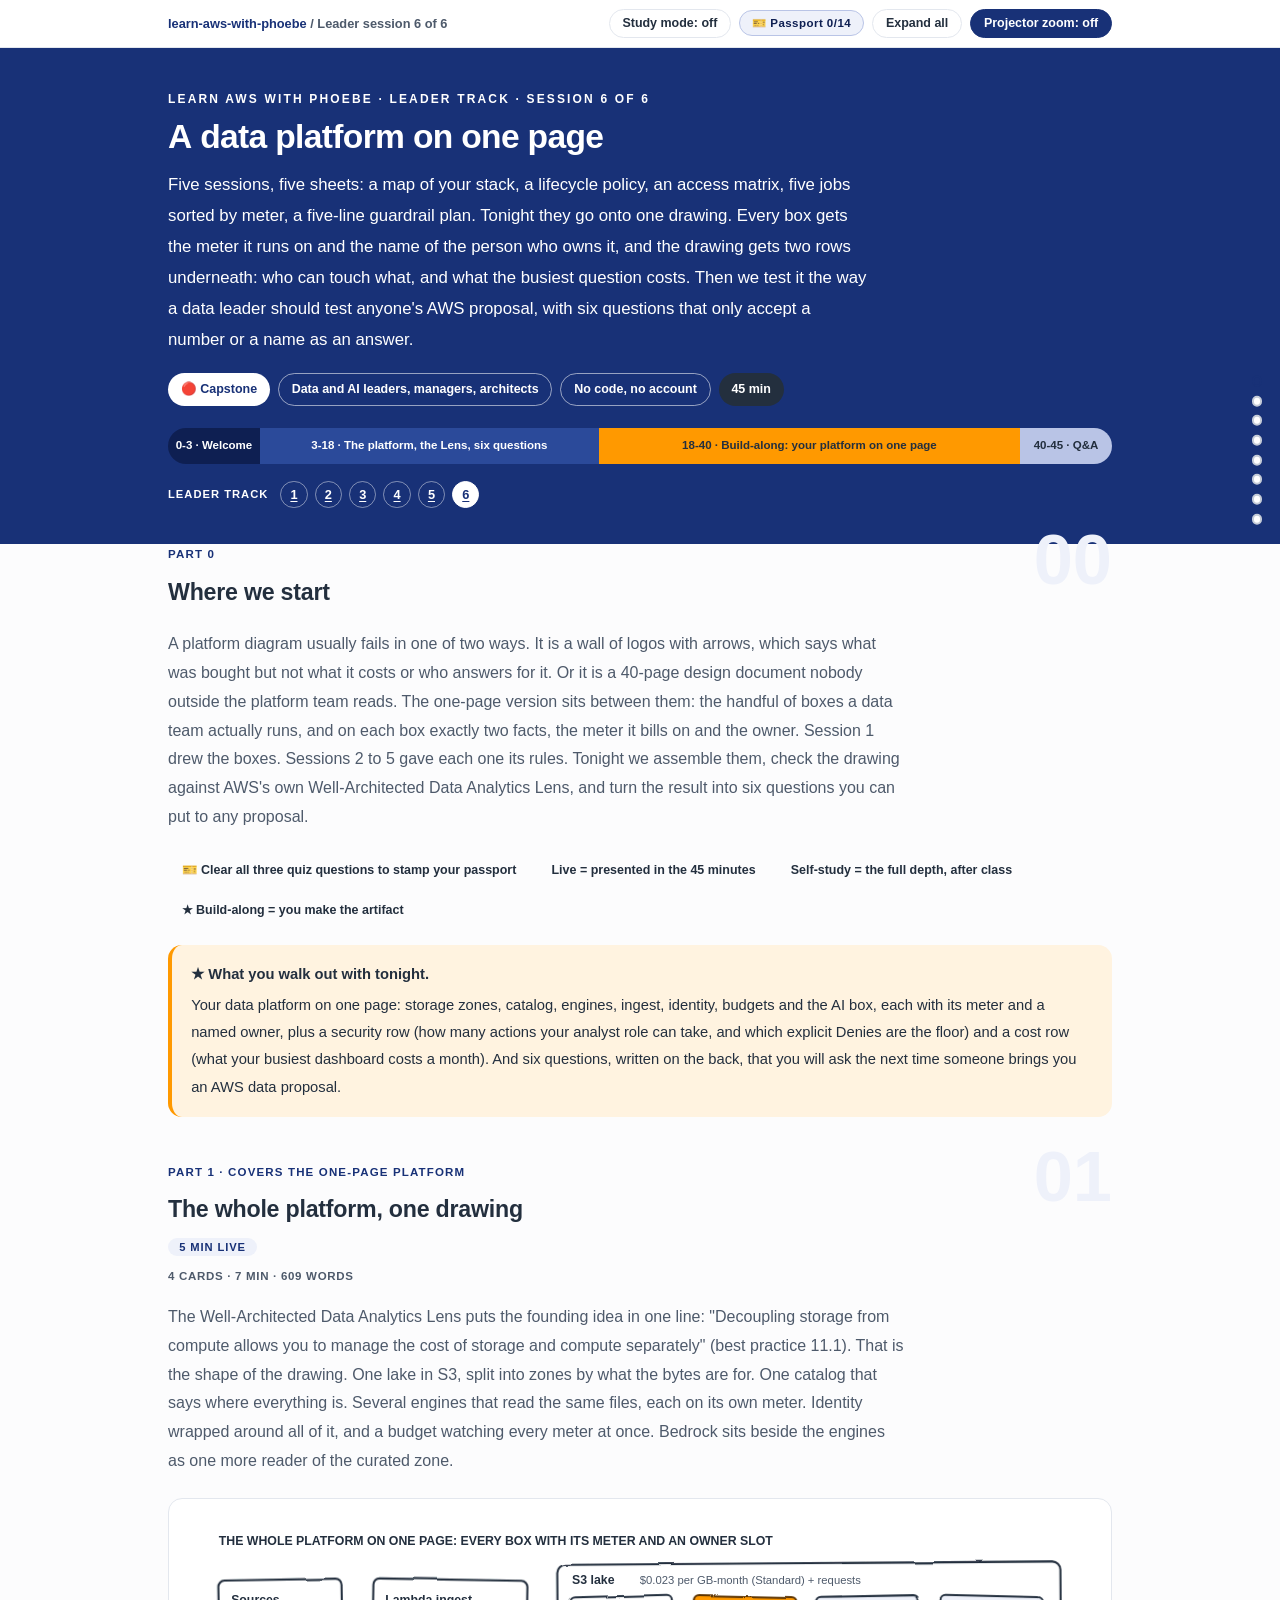
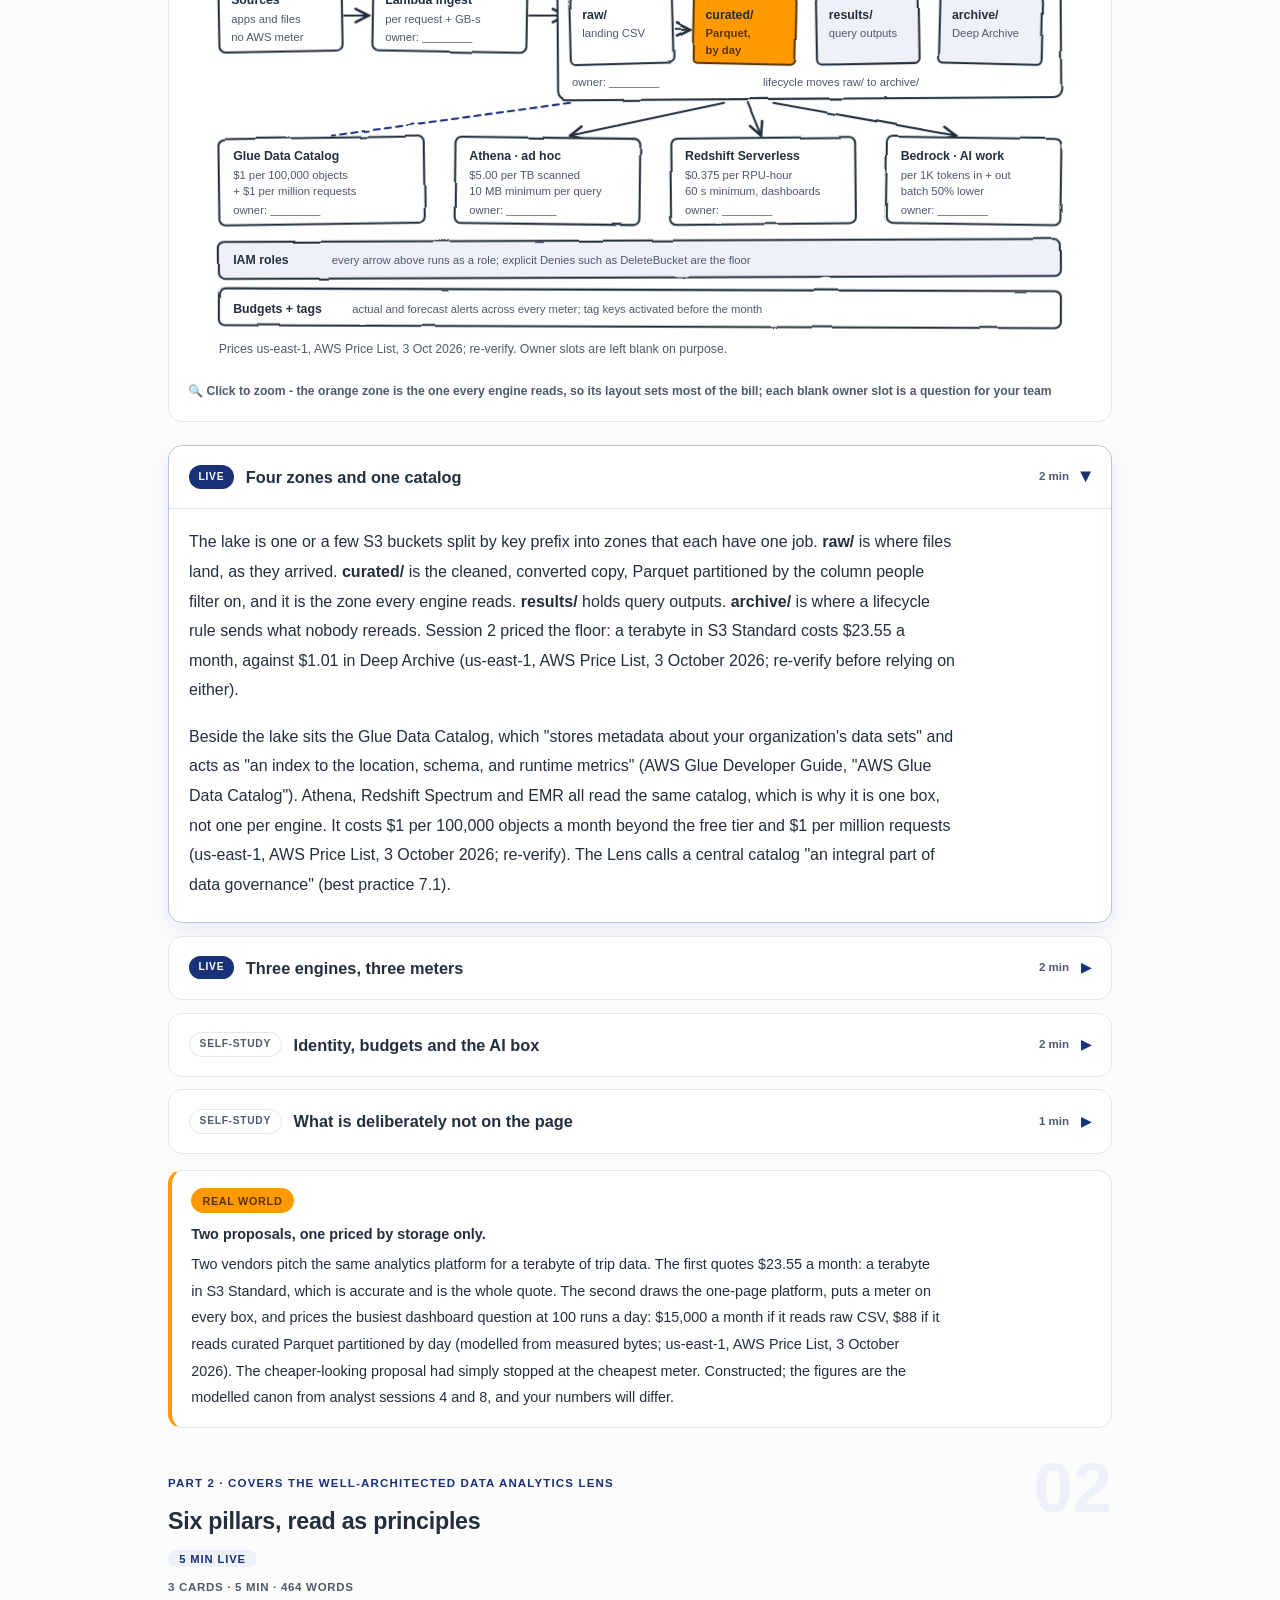
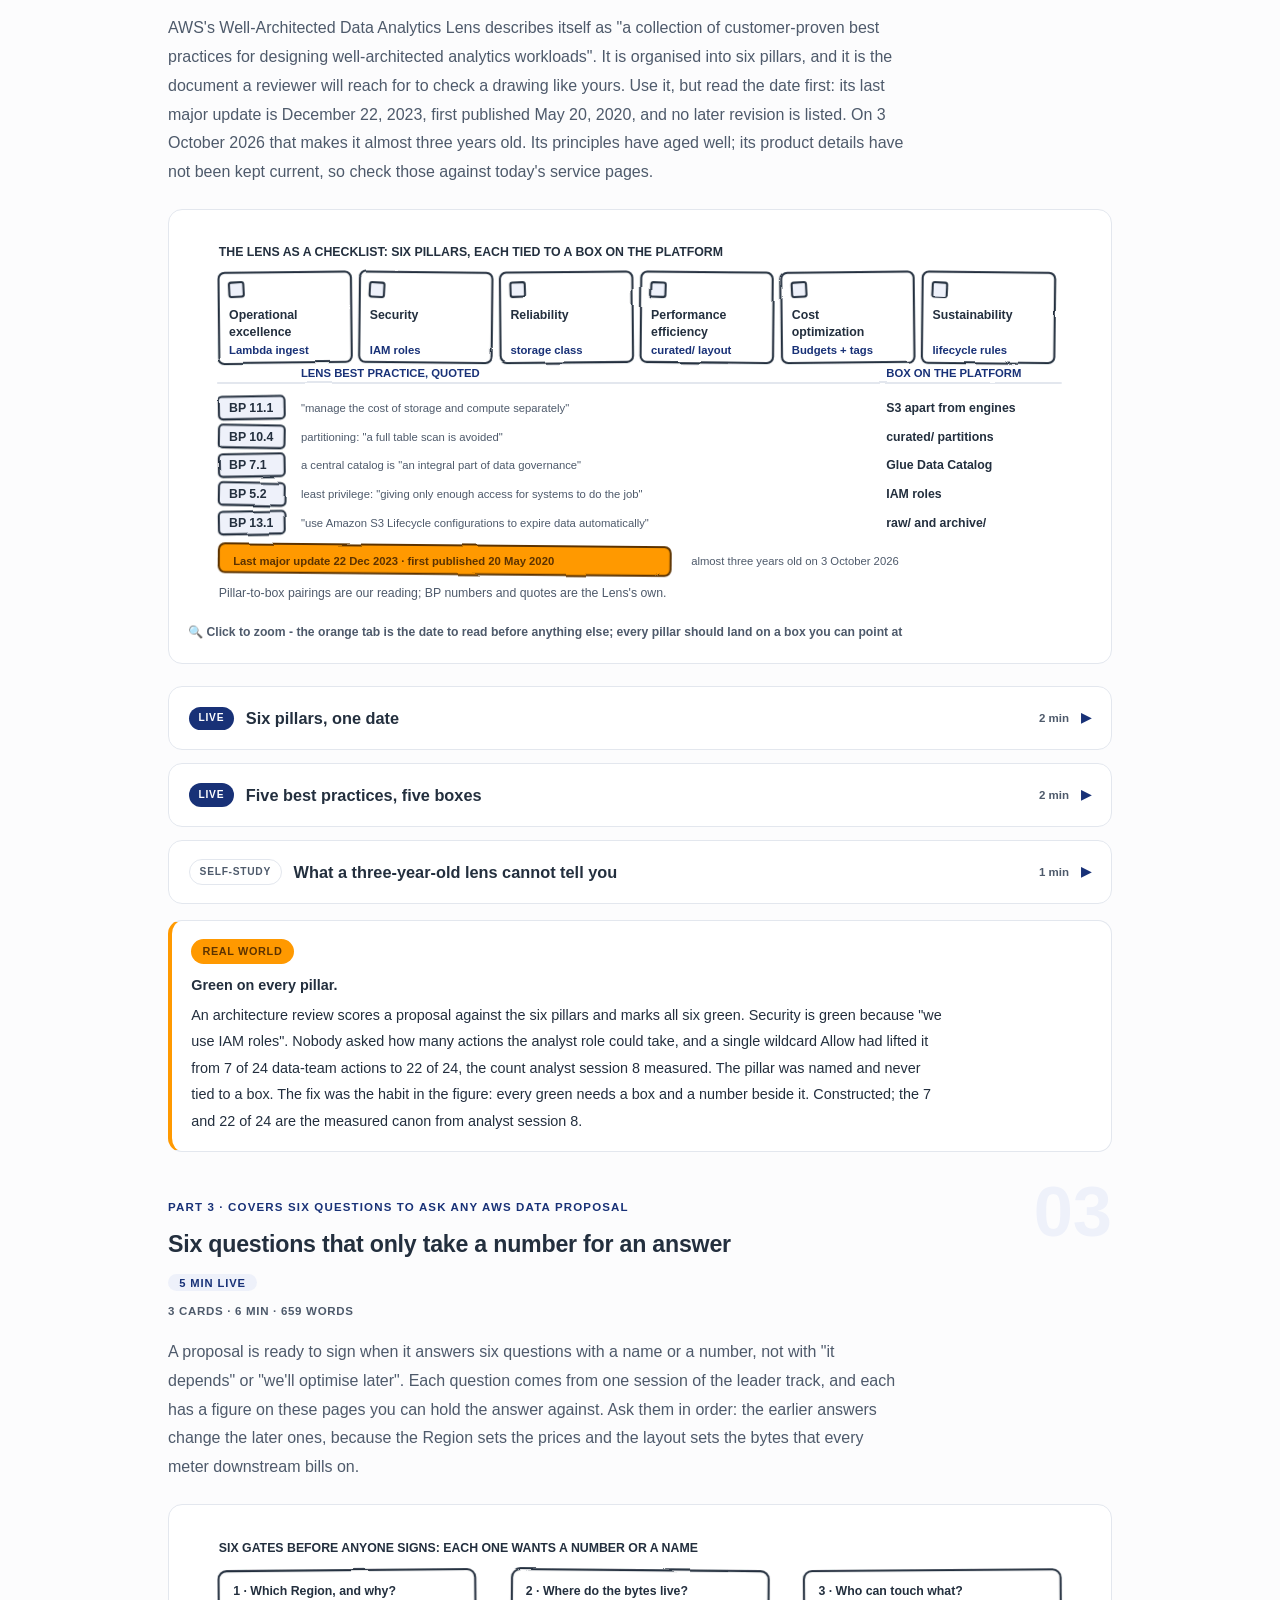
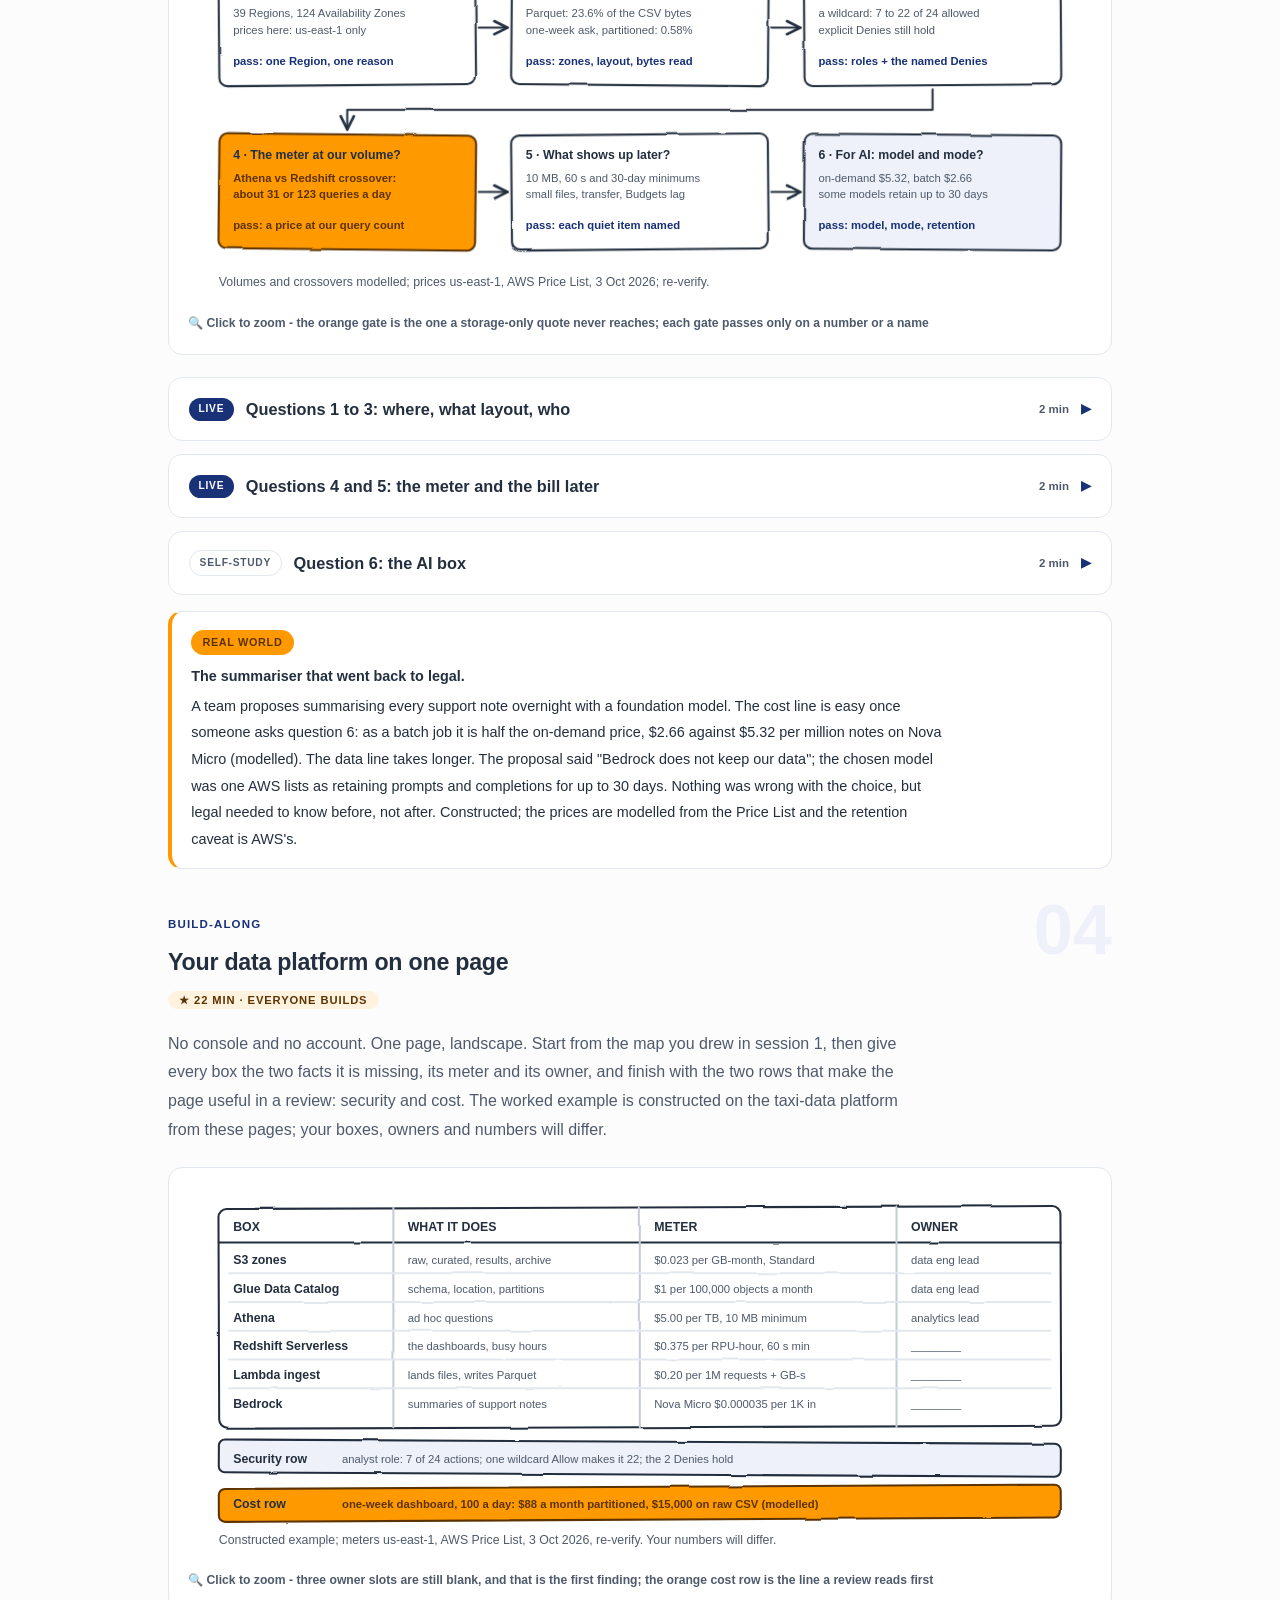
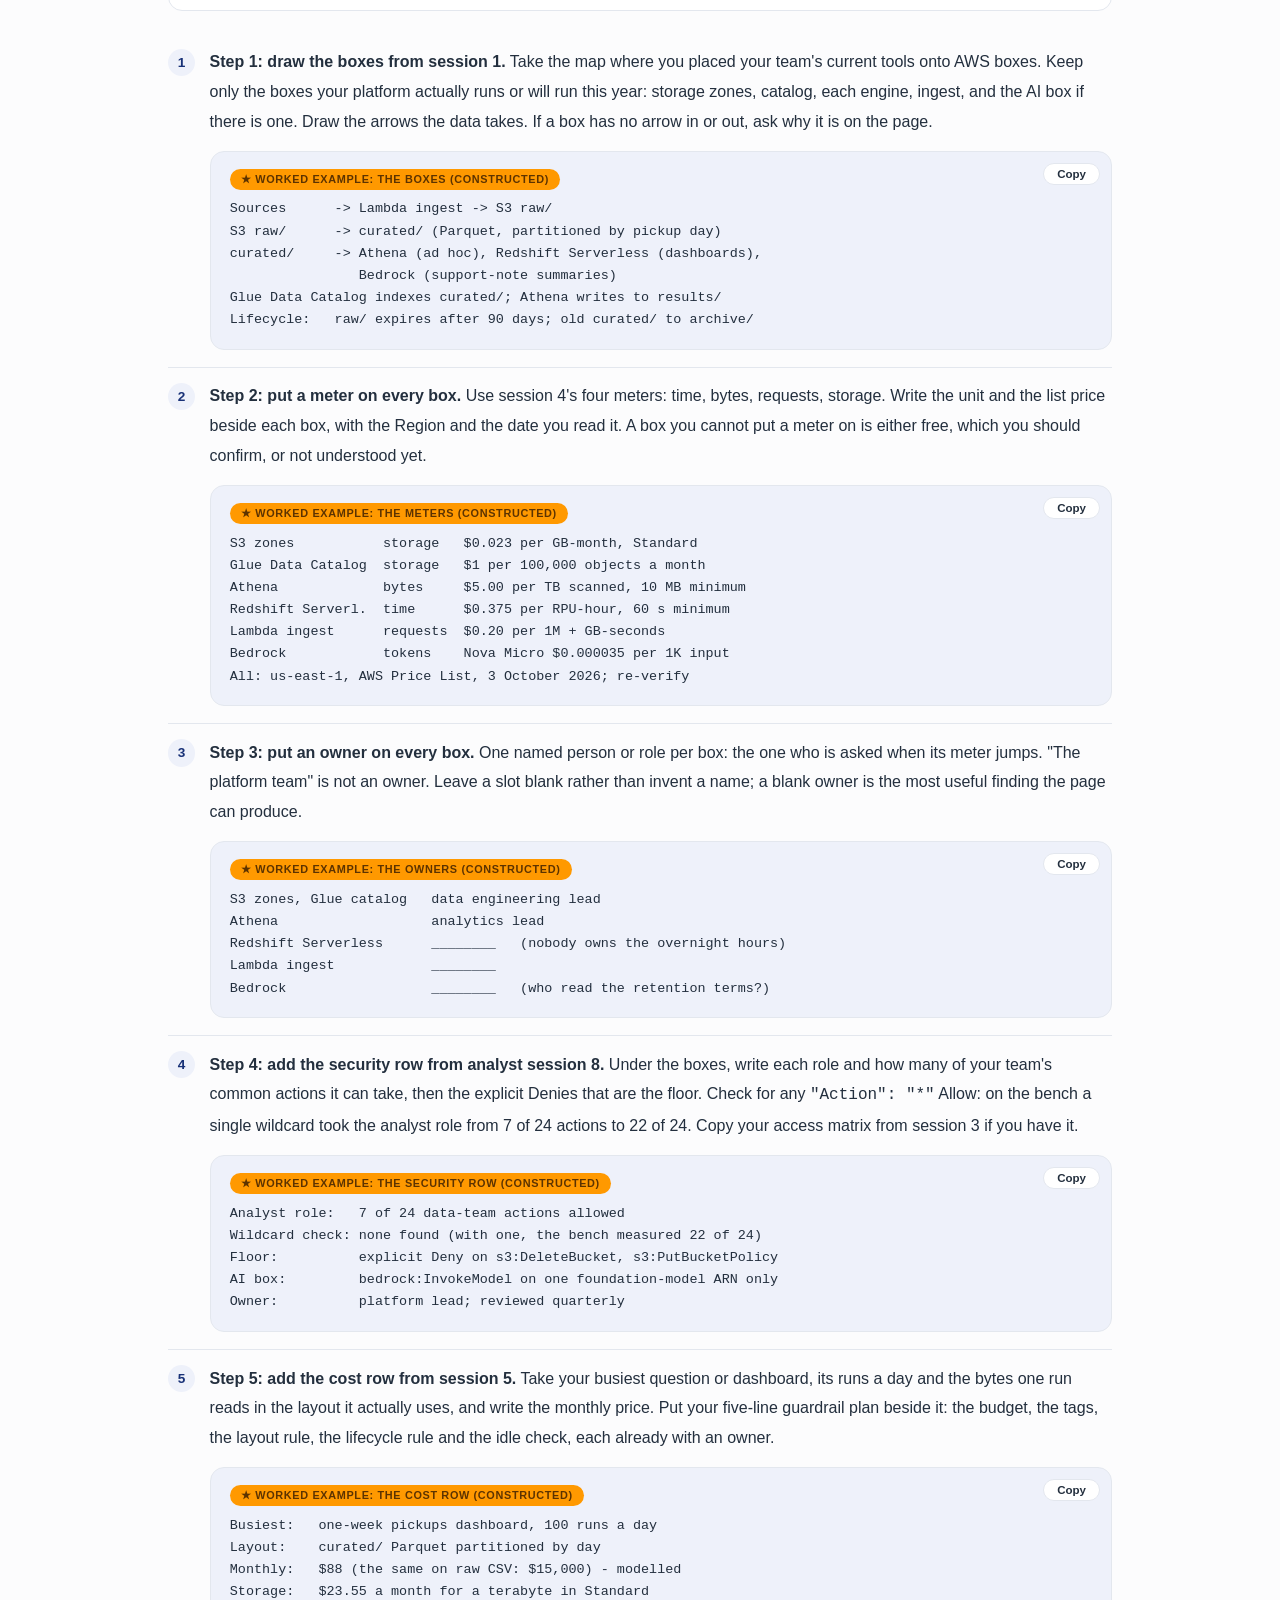
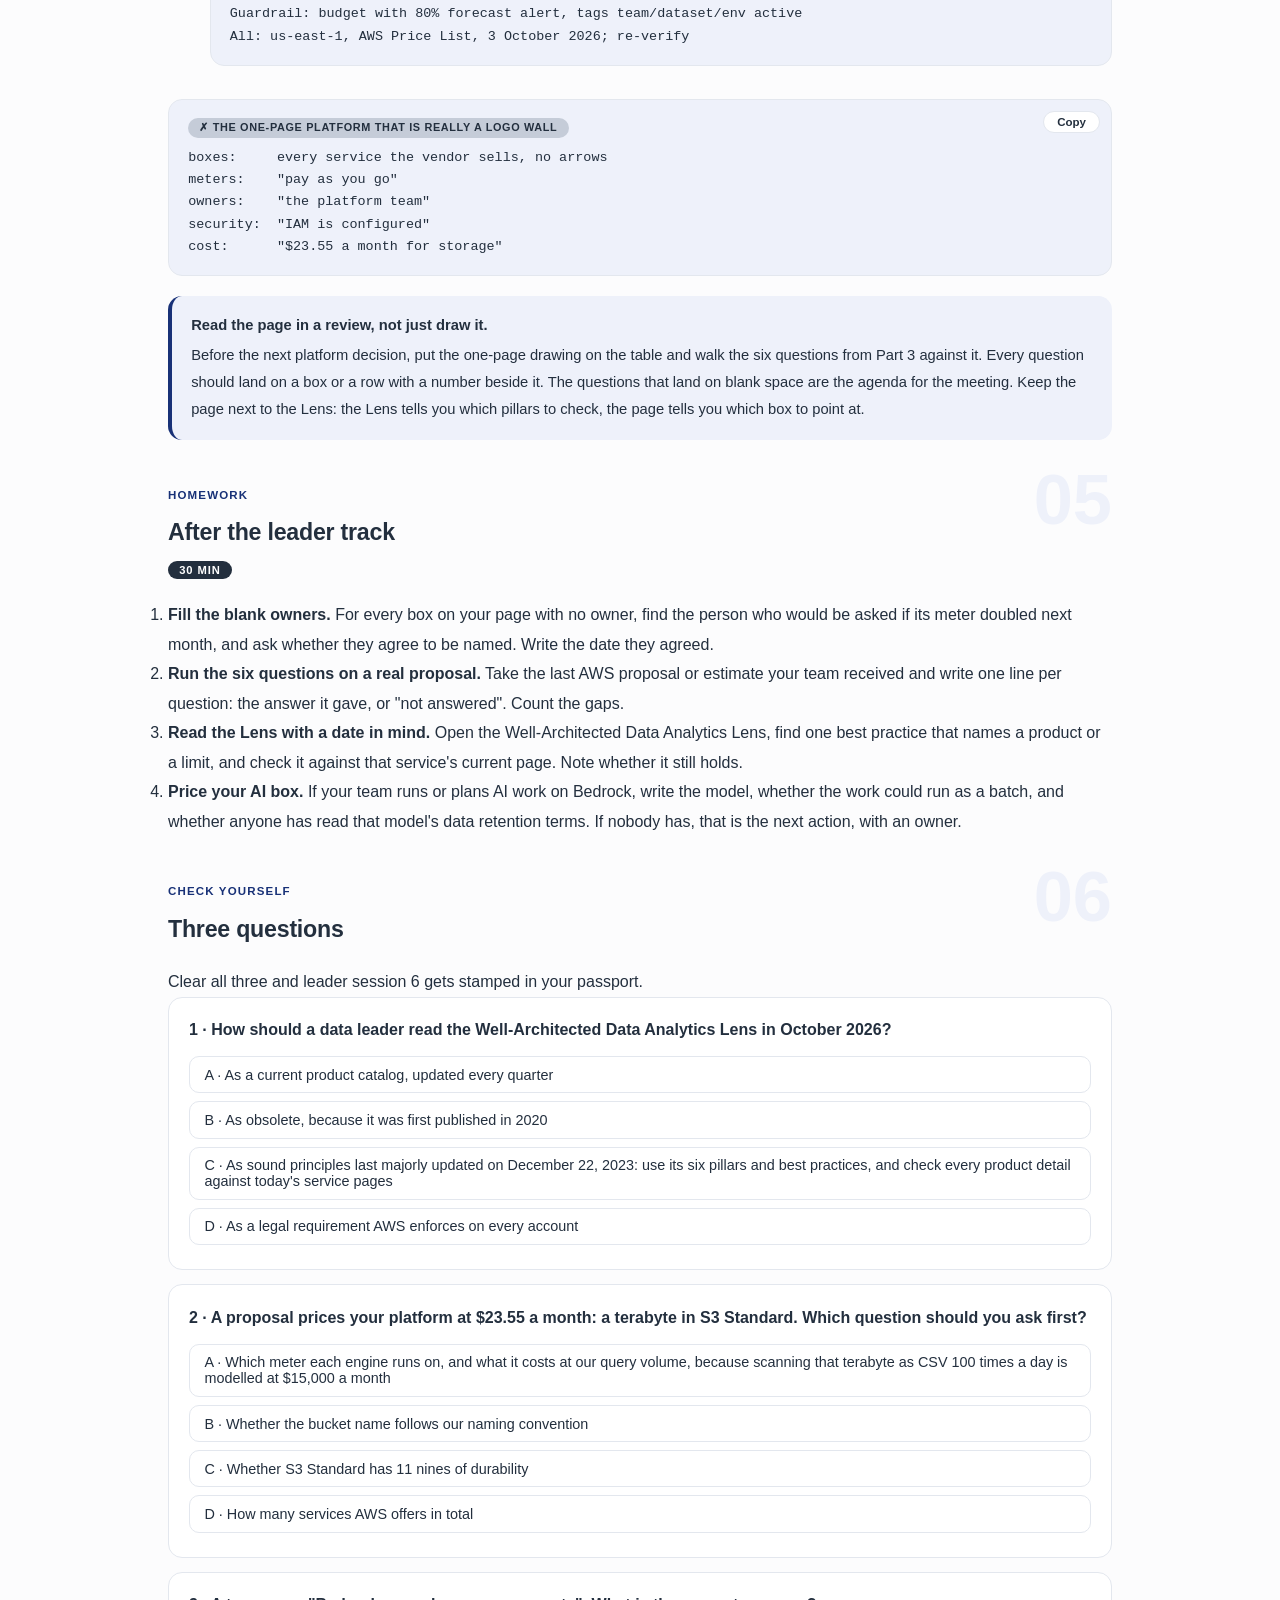
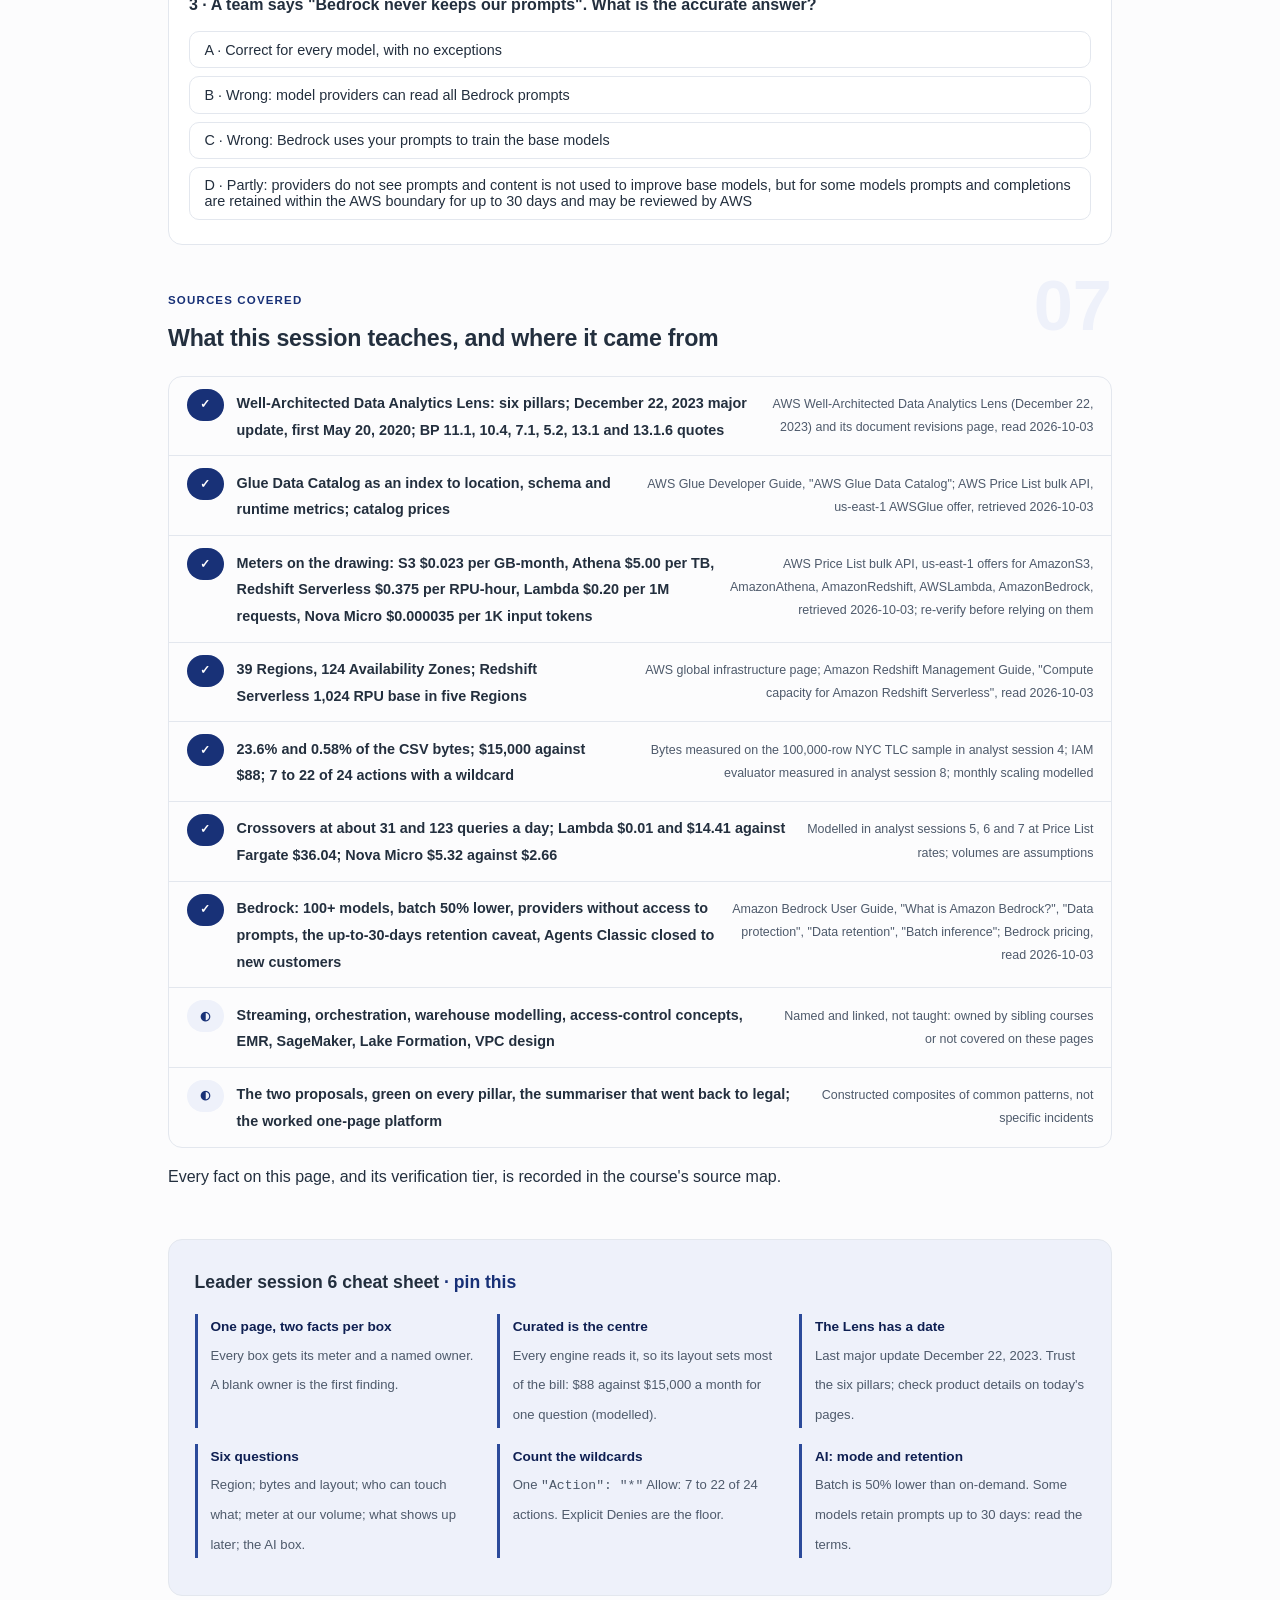
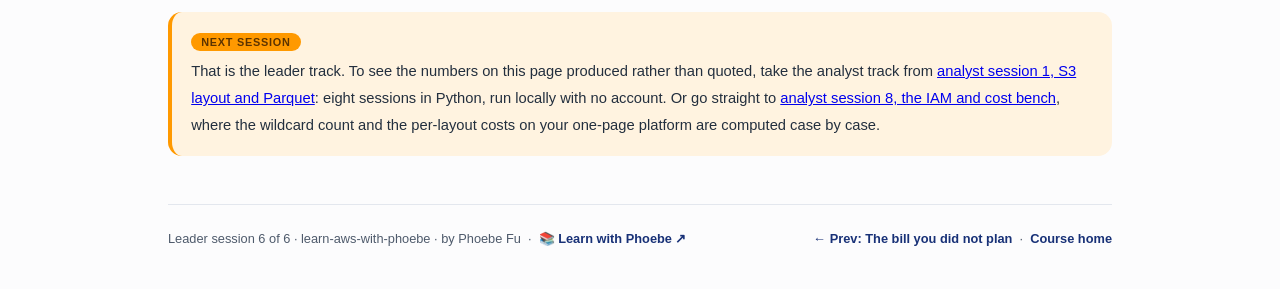
<file: courses/a6-a-data-platform-on-one-page.html>
<!DOCTYPE html>
<html lang="en">
<head>
<meta charset="UTF-8">
<meta name="viewport" content="width=device-width, initial-scale=1.0">
<!-- social:start -->
<meta name="description" content="Leader session 6 of 6. A data platform on one page: S3 zones, the Glue catalog, Athena, Redshift Serverless, Lambda ingest, IAM roles, Budgets and Bedrock on one drawing, each box with a meter and an owner; what the Well-Architected Data Analytics Lens is still good for; and six questions to ask any AWS data proposal.">
<meta property="og:type" content="article">
<meta property="og:site_name" content="Learn with Phoebe">
<meta property="og:title" content="A data platform on one page - learn aws with phoebe">
<meta property="og:description" content="Leader session 6 of 6. The whole platform on one drawing, every box with its meter and an owner, the Lens read as principles, and six questions that make a proposal answer with numbers.">
<meta property="og:url" content="https://phoebefu6.github.io/learn-aws-with-phoebe/courses/a6-a-data-platform-on-one-page.html">
<meta property="og:image" content="https://phoebefu6.github.io/learn-aws-with-phoebe/assets/og-cover.png">
<meta property="og:image:width" content="1200">
<meta property="og:image:height" content="630">
<meta name="twitter:card" content="summary_large_image">
<meta name="twitter:title" content="A data platform on one page - learn aws with phoebe">
<meta name="twitter:description" content="Leader session 6 of 6. One drawing, one meter and one owner per box, and six questions for any AWS data proposal.">
<meta name="twitter:image" content="https://phoebefu6.github.io/learn-aws-with-phoebe/assets/og-cover.png">
<!-- social:end -->
<title>Leader session 6 · A data platform on one page - learn aws with phoebe</title>
<link rel="stylesheet" href="../assets/style.css?v=21">
</head>
<body>

<div class="toolbar">
  <div class="wrap">
    <span class="crumb"><a href="../index.html">learn-aws-with-phoebe</a> / Leader session 6 of 6</span>
    <button class="btn" id="toggle-all" type="button">Expand all</button>
    <button class="btn primary" id="zoom-toggle" type="button">Projector zoom: off</button>
  </div>
</div>

<header class="masthead">
  <div class="wrap">
    <div class="eyebrow">Learn AWS with Phoebe · Leader track · Session 6 of 6</div>
    <h1>A data platform on <span class="accent">one page</span></h1>
    <p class="sub">Five sessions, five sheets: a map of your stack, a lifecycle policy, an access matrix, five jobs sorted by meter, a five-line guardrail plan. Tonight they go onto one drawing. Every box gets the meter it runs on and the name of the person who owns it, and the drawing gets two rows underneath: who can touch what, and what the busiest question costs. Then we test it the way a data leader should test anyone's AWS proposal, with six questions that only accept a number or a name as an answer.</p>
    <div class="chip-row">
      <span class="chip level">🔴 Capstone</span>
      <span class="chip audience">Data and AI leaders, managers, architects</span>
      <span class="chip audience">No code, no account</span>
      <span class="chip time">45 min</span>
    </div>
    <div class="agenda">
      <span class="a1" style="flex:1">0-3 · Welcome</span>
      <span class="a2" style="flex:4">3-18 · The platform, the Lens, six questions</span>
      <span class="a3" style="flex:5">18-40 · Build-along: your platform on one page</span>
      <span class="a4" style="flex:1">40-45 · Q&amp;A</span>
    </div>
  </div>
</header>

<main class="wrap">

  <section class="section" id="intro">
    <div class="section-kicker">
      <span class="klabel">Part 0</span>
      <h2>Where we start</h2>
    </div>
    <p class="lede">A platform diagram usually fails in one of two ways. It is a wall of logos with arrows, which says what was bought but not what it costs or who answers for it. Or it is a 40-page design document nobody outside the platform team reads. The one-page version sits between them: the handful of boxes a data team actually runs, and on each box exactly two facts, the meter it bills on and the owner. Session 1 drew the boxes. Sessions 2 to 5 gave each one its rules. Tonight we assemble them, check the drawing against AWS's own Well-Architected Data Analytics Lens, and turn the result into six questions you can put to any proposal.</p>

    <div class="legend">
      <span class="pill">🎫 Clear all three quiz questions to stamp your passport</span>
      <span class="pill">Live = presented in the 45 minutes</span>
      <span class="pill">Self-study = the full depth, after class</span>
      <span class="pill">★ Build-along = you make the artifact</span>
    </div>

    <div class="callout win">
      <p><strong>★ What you walk out with tonight.</strong> Your data platform on one page: storage zones, catalog, engines, ingest, identity, budgets and the AI box, each with its meter and a named owner, plus a security row (how many actions your analyst role can take, and which explicit Denies are the floor) and a cost row (what your busiest dashboard costs a month). And six questions, written on the back, that you will ask the next time someone brings you an AWS data proposal.</p>
    </div>
  </section>

  <section class="section" id="part-1">
    <div class="section-kicker">
      <span class="klabel">Part 1 · covers the one-page platform</span>
      <h2>The whole platform, one drawing</h2>
      <span class="tag concept">5 min live</span>
    </div>
    <p class="lede">The Well-Architected Data Analytics Lens puts the founding idea in one line: "Decoupling storage from compute allows you to manage the cost of storage and compute separately" (best practice 11.1). That is the shape of the drawing. One lake in S3, split into zones by what the bytes are for. One catalog that says where everything is. Several engines that read the same files, each on its own meter. Identity wrapped around all of it, and a budget watching every meter at once. Bedrock sits beside the engines as one more reader of the curated zone.</p>

    <figure class="zoomable">
      <svg viewBox="0 0 880 440" xmlns="http://www.w3.org/2000/svg" role="img" aria-label="The data platform on one page. Sources feed Lambda ingest, billed per request and GB-second, which writes into the S3 lake, billed 0.023 dollars per GB-month in Standard plus requests. The lake has four zones: raw for landing CSV, curated for Parquet partitioned by day, highlighted because every engine reads it, results for query outputs, and archive in Deep Archive. Below the lake, the Glue Data Catalog at 1 dollar per 100,000 objects indexes it, and three engines read curated: Athena at 5 dollars per TB scanned with a 10 MB minimum, Redshift Serverless at 0.375 dollars per RPU-hour with a 60 second minimum for dashboards, and Bedrock for AI work billed per 1,000 tokens. Every box has an empty owner slot. Two bands run underneath: IAM roles, through which every arrow runs, with explicit Denies as the floor; and Budgets plus activated tags watching every meter.">
        <defs>
          <filter id="a6aSk" x="-3%" y="-3%" width="106%" height="106%"><feTurbulence type="fractalNoise" baseFrequency="0.02" numOctaves="2" seed="163" result="n"/><feDisplacementMap in="SourceGraphic" in2="n" scale="2.4" xChannelSelector="R" yChannelSelector="G"/></filter>
          <pattern id="a6aHc" patternUnits="userSpaceOnUse" width="7" height="7" patternTransform="rotate(-38)"><line x1="0" y1="0" x2="0" y2="7" stroke="#183177" stroke-width="1" opacity=".5"/></pattern>
          <marker id="a6aAr" viewBox="0 0 10 10" refX="9" refY="5" markerWidth="8" markerHeight="8" orient="auto"><path d="M1 1 L9 5 L1 9" fill="none" stroke="#232F3E" stroke-width="1.6" stroke-linecap="round"/></marker>
        </defs>
        <style>
          .a6aH { font: 800 12px Inter, sans-serif; fill: #232F3E; }
          .a6aL { font: 600 12px Inter, sans-serif; fill: #232F3E; }
          .a6aS { font: 400 11px Inter, sans-serif; fill: #4E5A6B; }
          .a6aB { font: 800 11px Inter, sans-serif; fill: #5C3300; }
          .a6aN { font: 400 12px Inter, sans-serif; fill: #4E5A6B; }
        </style>

        <text class="a6aH" x="30" y="26">THE WHOLE PLATFORM ON ONE PAGE: EVERY BOX WITH ITS METER AND AN OWNER SLOT</text>

        <g filter="url(#a6aSk)" fill="none" stroke="#232F3E" stroke-width="2" stroke-linecap="round" stroke-linejoin="round">
          <rect x="30" y="60" width="120" height="70" rx="6" transform="rotate(-1 90 95)" fill="#FFFFFF"/>
          <rect x="180" y="60" width="150" height="70" rx="6" transform="rotate(1 255 95)" fill="#FFFFFF"/>
          <path d="M152 95 L176 95" marker-end="url(#a6aAr)"/>
          <path d="M332 95 L368 95" marker-end="url(#a6aAr)"/>
          <rect x="360" y="44" width="490" height="132" rx="8" transform="rotate(-0.4 605 110)" fill="#FFFFFF"/>
          <rect x="372" y="76" width="100" height="66" rx="5" transform="rotate(-1.5 422 109)" fill="#FFFFFF"/>
          <rect x="492" y="76" width="100" height="66" rx="5" transform="rotate(1.2 542 109)" fill="#FF9900" stroke="#5C3300"/>
          <rect x="612" y="76" width="100" height="66" rx="5" transform="rotate(-1 662 109)" fill="#EEF1FA"/>
          <rect x="732" y="76" width="100" height="66" rx="5" transform="rotate(1.4 782 109)" fill="#EEF1FA"/>
          <path d="M475 109 L489 109" marker-end="url(#a6aAr)"/>
          <path d="M372 180 L140 212" stroke="#183177" stroke-dasharray="6 5"/>
          <path d="M522 180 L372 212" marker-end="url(#a6aAr)"/>
          <path d="M545 180 L558 212" marker-end="url(#a6aAr)"/>
          <path d="M570 180 L748 212" marker-end="url(#a6aAr)"/>
          <rect x="30" y="214" width="200" height="84" rx="6" transform="rotate(-0.8 130 256)" fill="#FFFFFF"/>
          <rect x="260" y="214" width="180" height="84" rx="6" transform="rotate(0.7 350 256)" fill="#FFFFFF"/>
          <rect x="470" y="214" width="180" height="84" rx="6" transform="rotate(-0.6 560 256)" fill="#FFFFFF"/>
          <rect x="680" y="214" width="170" height="84" rx="6" transform="rotate(0.8 765 256)" fill="#FFFFFF"/>
          <rect x="30" y="314" width="820" height="36" rx="6" transform="rotate(-0.2 440 332)" fill="#EEF1FA"/>
          <rect x="30" y="362" width="820" height="36" rx="6" transform="rotate(0.2 440 380)" fill="#FFFFFF"/>
        </g>

        <text class="a6aL" x="42" y="84">Sources</text>
        <text class="a6aS" x="42" y="102">apps and files</text>
        <text class="a6aS" x="42" y="120">no AWS meter</text>

        <text class="a6aL" x="192" y="84">Lambda ingest</text>
        <text class="a6aS" x="192" y="102">per request + GB-s</text>
        <text class="a6aS" x="192" y="120">owner: ________</text>

        <text class="a6aL" x="374" y="64">S3 lake</text>
        <text class="a6aS" x="440" y="64">$0.023 per GB-month (Standard) + requests</text>
        <text class="a6aL" x="384" y="98">raw/</text>
        <text class="a6aS" x="384" y="116">landing CSV</text>
        <text class="a6aL" x="504" y="98">curated/</text>
        <text class="a6aB" x="504" y="116">Parquet,</text>
        <text class="a6aB" x="504" y="132">by day</text>
        <text class="a6aL" x="624" y="98">results/</text>
        <text class="a6aS" x="624" y="116">query outputs</text>
        <text class="a6aL" x="744" y="98">archive/</text>
        <text class="a6aS" x="744" y="116">Deep Archive</text>
        <text class="a6aS" x="374" y="164">owner: ________</text>
        <text class="a6aS" x="560" y="164">lifecycle moves raw/ to archive/</text>

        <text class="a6aL" x="44" y="236">Glue Data Catalog</text>
        <text class="a6aS" x="44" y="254">$1 per 100,000 objects</text>
        <text class="a6aS" x="44" y="270">+ $1 per million requests</text>
        <text class="a6aS" x="44" y="288">owner: ________</text>

        <text class="a6aL" x="274" y="236">Athena · ad hoc</text>
        <text class="a6aS" x="274" y="254">$5.00 per TB scanned</text>
        <text class="a6aS" x="274" y="270">10 MB minimum per query</text>
        <text class="a6aS" x="274" y="288">owner: ________</text>

        <text class="a6aL" x="484" y="236">Redshift Serverless</text>
        <text class="a6aS" x="484" y="254">$0.375 per RPU-hour</text>
        <text class="a6aS" x="484" y="270">60 s minimum, dashboards</text>
        <text class="a6aS" x="484" y="288">owner: ________</text>

        <text class="a6aL" x="694" y="236">Bedrock · AI work</text>
        <text class="a6aS" x="694" y="254">per 1K tokens in + out</text>
        <text class="a6aS" x="694" y="270">batch 50% lower</text>
        <text class="a6aS" x="694" y="288">owner: ________</text>

        <text class="a6aL" x="44" y="337">IAM roles</text>
        <text class="a6aS" x="140" y="337">every arrow above runs as a role; explicit Denies such as DeleteBucket are the floor</text>
        <text class="a6aL" x="44" y="385">Budgets + tags</text>
        <text class="a6aS" x="160" y="385">actual and forecast alerts across every meter; tag keys activated before the month</text>

        <text class="a6aN" x="30" y="424">Prices us-east-1, AWS Price List, 3 Oct 2026; re-verify. Owner slots are left blank on purpose.</text>
      </svg>
      <figcaption>🔍 Click to zoom - the orange zone is the one every engine reads, so its layout sets most of the bill; each blank owner slot is a question for your team</figcaption>
    </figure>

    <details class="card" open>
      <summary><span class="mode live">Live</span>Four zones and one catalog<span class="mini">2 min</span><span class="caret">▶</span></summary>
      <div class="body">
        <p>The lake is one or a few S3 buckets split by key prefix into zones that each have one job. <strong>raw/</strong> is where files land, as they arrived. <strong>curated/</strong> is the cleaned, converted copy, Parquet partitioned by the column people filter on, and it is the zone every engine reads. <strong>results/</strong> holds query outputs. <strong>archive/</strong> is where a lifecycle rule sends what nobody rereads. Session 2 priced the floor: a terabyte in S3 Standard costs $23.55 a month, against $1.01 in Deep Archive (us-east-1, AWS Price List, 3 October 2026; re-verify before relying on either).</p>
        <p>Beside the lake sits the Glue Data Catalog, which "stores metadata about your organization's data sets" and acts as "an index to the location, schema, and runtime metrics" (AWS Glue Developer Guide, "AWS Glue Data Catalog"). Athena, Redshift Spectrum and EMR all read the same catalog, which is why it is one box, not one per engine. It costs $1 per 100,000 objects a month beyond the free tier and $1 per million requests (us-east-1, AWS Price List, 3 October 2026; re-verify). The Lens calls a central catalog "an integral part of data governance" (best practice 7.1).</p>
      </div>
    </details>

    <details class="card">
      <summary><span class="mode live">Live</span>Three engines, three meters<span class="mini">2 min</span><span class="caret">▶</span></summary>
      <div class="body">
        <p>Each engine is there because it bills differently, and session 4 sorted jobs by exactly that. <strong>Athena</strong> for ad hoc questions bills bytes: $5.00 per TB scanned with a 10 MB minimum per query, and nothing while nobody asks. <strong>Redshift Serverless</strong> for dashboards bills time: $0.375 per RPU-hour, per second with a 60-second minimum, and no compute charge while no queries run. <strong>Lambda</strong> for ingest bills requests and GB-seconds: $0.20 per million requests and $0.0000166667 per GB-second. All prices us-east-1, AWS Price List, 3 October 2026; re-verify before relying on them.</p>
        <p>The meter decides what a habit costs. Modelled in analyst session 5: a Lambda converting one file a day for 20 seconds at 1 GB costs about $0.01 a month, one a minute about $14.41, and a Fargate container kept on for the same job $36.04. The shape matters more than the logo: the same engine can be the cheapest box on the page or the most expensive, depending on how often it runs.</p>
      </div>
    </details>

    <details class="card">
      <summary><span class="mode self">Self-study</span>Identity, budgets and the AI box<span class="mini">2 min</span><span class="caret">▶</span></summary>
      <div class="body">
        <p>Two bands run under every box, because they apply to all of them. <strong>IAM roles</strong>: every arrow on the drawing is a request made by some role, and session 3 showed that "By default, all requests are implicitly denied" and "An explicit deny overrides an explicit allow" (AWS IAM User Guide, "Policy evaluation logic"). <strong>Budgets and tags</strong>: one budget with an actual and a forecast alert watches every meter, and activated cost allocation tags say whose spend it was. Both bands are on the customer's side of the shared responsibility model, which AWS describes as security "in" the cloud.</p>
        <p><strong>Bedrock</strong> is "a fully managed service that provides secure, enterprise-grade access to high-performing foundation models" and "supports 100+ foundation models" (Amazon Bedrock User Guide, "What is Amazon Bedrock?"). On the drawing it is one more reader of curated/, with its own meter per thousand tokens. What a Claude model on Bedrock specifically offers is taught in <a href="https://phoebefu6.github.io/learn-claude-with-phoebe/courses/68-bedrock-vertex.html">learn Claude session 68</a>; the inference infrastructure underneath belongs to <a href="https://phoebefu6.github.io/learn-ai-infra-with-phoebe/">learn AI infra</a>.</p>
      </div>
    </details>

    <details class="card">
      <summary><span class="mode self">Self-study</span>What is deliberately not on the page<span class="mini">1 min</span><span class="caret">▶</span></summary>
      <div class="body">
        <p>No streaming box: Kinesis and Kafka are taught in <a href="https://phoebefu6.github.io/learn-streaming-data-with-phoebe/">learn streaming data</a>. No scheduler box: orchestration has its own home in <a href="https://phoebefu6.github.io/learn-data-orchestration-with-phoebe/">learn data orchestration</a>. No model of facts and dimensions inside Redshift: that is <a href="https://phoebefu6.github.io/learn-data-warehouse-with-phoebe/">learn data warehouse</a>. EMR, SageMaker, Lake Formation permissions, Iceberg tables, VPC design and cross-account access are not covered on these pages either. If a proposal you are reviewing leans on one of them, the six questions in Part 3 still apply; the detail behind the answers needs its own study.</p>
      </div>
    </details>

    <div class="callout example">
      <span class="ex-pill">Real world</span>
      <p><strong>Two proposals, one priced by storage only.</strong> Two vendors pitch the same analytics platform for a terabyte of trip data. The first quotes $23.55 a month: a terabyte in S3 Standard, which is accurate and is the whole quote. The second draws the one-page platform, puts a meter on every box, and prices the busiest dashboard question at 100 runs a day: $15,000 a month if it reads raw CSV, $88 if it reads curated Parquet partitioned by day (modelled from measured bytes; us-east-1, AWS Price List, 3 October 2026). The cheaper-looking proposal had simply stopped at the cheapest meter. Constructed; the figures are the modelled canon from analyst sessions 4 and 8, and your numbers will differ.</p>
    </div>
  </section>

  <section class="section" id="part-2">
    <div class="section-kicker">
      <span class="klabel">Part 2 · covers the Well-Architected Data Analytics Lens</span>
      <h2>Six pillars, read as principles</h2>
      <span class="tag concept">5 min live</span>
    </div>
    <p class="lede">AWS's Well-Architected Data Analytics Lens describes itself as "a collection of customer-proven best practices for designing well-architected analytics workloads". It is organised into six pillars, and it is the document a reviewer will reach for to check a drawing like yours. Use it, but read the date first: its last major update is December 22, 2023, first published May 20, 2020, and no later revision is listed. On 3 October 2026 that makes it almost three years old. Its principles have aged well; its product details have not been kept current, so check those against today's service pages.</p>

    <figure class="zoomable">
      <svg viewBox="0 0 880 372" xmlns="http://www.w3.org/2000/svg" role="img" aria-label="A checklist strip of the Lens's six pillars, each with a tick box and the platform box to check first: operational excellence, Lambda ingest; security, IAM roles; reliability, storage class; performance efficiency, curated layout; cost optimization, Budgets and tags; sustainability, lifecycle rules. Below, five quoted best practices, each tied to a box: BP 11.1, manage the cost of storage and compute separately, S3 apart from engines; BP 10.4, a full table scan is avoided, curated partitions; BP 7.1, a central catalog is an integral part of data governance, Glue Data Catalog; BP 5.2, giving only enough access for systems to do the job, IAM roles; BP 13.1, use S3 Lifecycle configurations to expire data automatically, raw and archive. An orange tab gives the date: last major update 22 December 2023, first published 20 May 2020, almost three years old on 3 October 2026.">
        <defs>
          <filter id="a6bSk" x="-3%" y="-3%" width="106%" height="106%"><feTurbulence type="fractalNoise" baseFrequency="0.02" numOctaves="2" seed="173" result="n"/><feDisplacementMap in="SourceGraphic" in2="n" scale="2.4" xChannelSelector="R" yChannelSelector="G"/></filter>
          <pattern id="a6bHc" patternUnits="userSpaceOnUse" width="7" height="7" patternTransform="rotate(-38)"><line x1="0" y1="0" x2="0" y2="7" stroke="#183177" stroke-width="1" opacity=".5"/></pattern>
          <marker id="a6bAr" viewBox="0 0 10 10" refX="9" refY="5" markerWidth="8" markerHeight="8" orient="auto"><path d="M1 1 L9 5 L1 9" fill="none" stroke="#232F3E" stroke-width="1.6" stroke-linecap="round"/></marker>
        </defs>
        <style>
          .a6bH { font: 800 12px Inter, sans-serif; fill: #232F3E; }
          .a6bL { font: 600 12px Inter, sans-serif; fill: #232F3E; }
          .a6bS { font: 400 11px Inter, sans-serif; fill: #4E5A6B; }
          .a6bB { font: 800 11px Inter, sans-serif; fill: #5C3300; }
          .a6bA { font: 700 11px Inter, sans-serif; fill: #183177; }
          .a6bN { font: 400 12px Inter, sans-serif; fill: #4E5A6B; }
        </style>

        <text class="a6bH" x="30" y="26">THE LENS AS A CHECKLIST: SIX PILLARS, EACH TIED TO A BOX ON THE PLATFORM</text>

        <g filter="url(#a6bSk)" fill="none" stroke="#232F3E" stroke-width="2" stroke-linecap="round" stroke-linejoin="round">
          <rect x="30" y="42" width="129" height="88" rx="6" transform="rotate(-0.6 94 86)" fill="#FFFFFF"/>
          <rect x="167" y="42" width="129" height="88" rx="6" transform="rotate(0.6 231 86)" fill="#FFFFFF"/>
          <rect x="304" y="42" width="129" height="88" rx="6" transform="rotate(-0.5 368 86)" fill="#FFFFFF"/>
          <rect x="441" y="42" width="129" height="88" rx="6" transform="rotate(0.5 505 86)" fill="#FFFFFF"/>
          <rect x="578" y="42" width="129" height="88" rx="6" transform="rotate(-0.6 642 86)" fill="#FFFFFF"/>
          <rect x="715" y="42" width="129" height="88" rx="6" transform="rotate(0.6 779 86)" fill="#FFFFFF"/>
          <rect x="40" y="52" width="14" height="14" rx="2" transform="rotate(-3 47 59)" fill="#EEF1FA"/>
          <rect x="177" y="52" width="14" height="14" rx="2" transform="rotate(3 184 59)" fill="#EEF1FA"/>
          <rect x="314" y="52" width="14" height="14" rx="2" transform="rotate(-2 321 59)" fill="#EEF1FA"/>
          <rect x="451" y="52" width="14" height="14" rx="2" transform="rotate(2 458 59)" fill="#EEF1FA"/>
          <rect x="588" y="52" width="14" height="14" rx="2" transform="rotate(-3 595 59)" fill="#EEF1FA"/>
          <rect x="725" y="52" width="14" height="14" rx="2" transform="rotate(3 732 59)" fill="#EEF1FA"/>
          <rect x="30" y="163" width="64" height="22" rx="4" transform="rotate(-1 62 174)" fill="#EEF1FA"/>
          <rect x="30" y="191" width="64" height="22" rx="4" transform="rotate(1 62 202)" fill="#EEF1FA"/>
          <rect x="30" y="219" width="64" height="22" rx="4" transform="rotate(-1 62 230)" fill="#EEF1FA"/>
          <rect x="30" y="247" width="64" height="22" rx="4" transform="rotate(1 62 258)" fill="#EEF1FA"/>
          <rect x="30" y="275" width="64" height="22" rx="4" transform="rotate(-1 62 286)" fill="#EEF1FA"/>
          <path d="M30 150 L850 150" stroke="#E3E7EE"/>
          <rect x="30" y="308" width="440" height="28" rx="6" transform="rotate(0.5 250 322)" fill="#FF9900" stroke="#5C3300"/>
        </g>

        <text class="a6bL" x="40" y="88">Operational</text>
        <text class="a6bL" x="40" y="104">excellence</text>
        <text class="a6bA" x="40" y="122">Lambda ingest</text>
        <text class="a6bL" x="177" y="88">Security</text>
        <text class="a6bA" x="177" y="122">IAM roles</text>
        <text class="a6bL" x="314" y="88">Reliability</text>
        <text class="a6bA" x="314" y="122">storage class</text>
        <text class="a6bL" x="451" y="88">Performance</text>
        <text class="a6bL" x="451" y="104">efficiency</text>
        <text class="a6bA" x="451" y="122">curated/ layout</text>
        <text class="a6bL" x="588" y="88">Cost</text>
        <text class="a6bL" x="588" y="104">optimization</text>
        <text class="a6bA" x="588" y="122">Budgets + tags</text>
        <text class="a6bL" x="725" y="88">Sustainability</text>
        <text class="a6bA" x="725" y="122">lifecycle rules</text>

        <text class="a6bA" x="110" y="144">LENS BEST PRACTICE, QUOTED</text>
        <text class="a6bA" x="680" y="144">BOX ON THE PLATFORM</text>

        <text class="a6bL" x="40" y="178">BP 11.1</text>
        <text class="a6bS" x="110" y="178">"manage the cost of storage and compute separately"</text>
        <text class="a6bL" x="680" y="178">S3 apart from engines</text>
        <text class="a6bL" x="40" y="206">BP 10.4</text>
        <text class="a6bS" x="110" y="206">partitioning: "a full table scan is avoided"</text>
        <text class="a6bL" x="680" y="206">curated/ partitions</text>
        <text class="a6bL" x="40" y="234">BP 7.1</text>
        <text class="a6bS" x="110" y="234">a central catalog is "an integral part of data governance"</text>
        <text class="a6bL" x="680" y="234">Glue Data Catalog</text>
        <text class="a6bL" x="40" y="262">BP 5.2</text>
        <text class="a6bS" x="110" y="262">least privilege: "giving only enough access for systems to do the job"</text>
        <text class="a6bL" x="680" y="262">IAM roles</text>
        <text class="a6bL" x="40" y="290">BP 13.1</text>
        <text class="a6bS" x="110" y="290">"use Amazon S3 Lifecycle configurations to expire data automatically"</text>
        <text class="a6bL" x="680" y="290">raw/ and archive/</text>

        <text class="a6bB" x="44" y="327">Last major update 22 Dec 2023 · first published 20 May 2020</text>
        <text class="a6bS" x="490" y="327">almost three years old on 3 October 2026</text>

        <text class="a6bN" x="30" y="358">Pillar-to-box pairings are our reading; BP numbers and quotes are the Lens's own.</text>
      </svg>
      <figcaption>🔍 Click to zoom - the orange tab is the date to read before anything else; every pillar should land on a box you can point at</figcaption>
    </figure>

    <details class="card">
      <summary><span class="mode live">Live</span>Six pillars, one date<span class="mini">2 min</span><span class="caret">▶</span></summary>
      <div class="body">
        <p>The six pillars are operational excellence, security, reliability, performance efficiency, cost optimization and sustainability. They are the right six questions to ask of any architecture, and they do not go out of date. What does go out of date is the detail underneath them. The Lens's revision history shows a major update on December 22, 2023 and its first publication on May 20, 2020, and nothing since. So read it the way you would read a well-regarded textbook from three years ago: trust the reasoning, check every product name and limit against the service's current page.</p>
        <p>The useful habit is the one in the figure: for each pillar, point at the box on your one-page platform where it bites first. If a pillar has nowhere to land, either the drawing is missing a box or the proposal has not thought about that pillar at all. The pairings above are our reading, not the Lens's; your platform may pair them differently, and that is fine as long as each one lands somewhere.</p>
      </div>
    </details>

    <details class="card">
      <summary><span class="mode live">Live</span>Five best practices, five boxes<span class="mini">2 min</span><span class="caret">▶</span></summary>
      <div class="body">
        <p>Five of the Lens's best practices map straight onto the drawing, and each repeats a lesson from the leader track. <strong>BP 11.1</strong>: "Decoupling storage from compute allows you to manage the cost of storage and compute separately", which is why the lake and the engines are separate boxes with separate meters. <strong>BP 10.4</strong>, partition your data: "a full table scan is avoided, meaning faster performance and lower query cost", the $15,000 to $88 drop from session 5. <strong>BP 7.1</strong>: a central catalog is "an integral part of data governance". <strong>BP 5.2</strong>: least privilege works "by giving only enough access for systems to do the job". <strong>BP 13.1</strong>: "use Amazon S3 Lifecycle configurations to expire data automatically".</p>
        <p>One more line is worth carrying into a cost review: "Using Parquet over CSV format can reduce storage costs significantly" (BP 13.1.6). The measured sample agrees: the same 100,000 trips took 23.6% of the CSV's bytes as a single Parquet file. Least privilege as a principle, and how to run access reviews around it, is taught in <a href="https://phoebefu6.github.io/learn-data-access-control-with-phoebe/">learn data access control</a>; these pages stay with how AWS enforces it.</p>
      </div>
    </details>

    <details class="card">
      <summary><span class="mode self">Self-study</span>What a three-year-old lens cannot tell you<span class="mini">1 min</span><span class="caret">▶</span></summary>
      <div class="body">
        <p>Several things a data leader relies on have moved on AWS's own pages, and a 2023 document cannot reflect the ones that changed after it. Since September 2024, lifecycle rules by default do not transition objects under 128 KB. Bedrock's original Agents feature is now called "Agents Classic" and "is no longer open to new customers", with AgentCore as its successor. Lambda's asynchronous payload limit is now 1 MB, not the older 256 KB. These pages do not date every one of those changes, and that is the point: the Lens tells you what to care about, and only the current service page tells you the current number.</p>
      </div>
    </details>

    <div class="callout example">
      <span class="ex-pill">Real world</span>
      <p><strong>Green on every pillar.</strong> An architecture review scores a proposal against the six pillars and marks all six green. Security is green because "we use IAM roles". Nobody asked how many actions the analyst role could take, and a single wildcard Allow had lifted it from 7 of 24 data-team actions to 22 of 24, the count analyst session 8 measured. The pillar was named and never tied to a box. The fix was the habit in the figure: every green needs a box and a number beside it. Constructed; the 7 and 22 of 24 are the measured canon from analyst session 8.</p>
    </div>
  </section>

  <section class="section" id="part-3">
    <div class="section-kicker">
      <span class="klabel">Part 3 · covers six questions to ask any AWS data proposal</span>
      <h2>Six questions that only take a number for an answer</h2>
      <span class="tag concept">5 min live</span>
    </div>
    <p class="lede">A proposal is ready to sign when it answers six questions with a name or a number, not with "it depends" or "we'll optimise later". Each question comes from one session of the leader track, and each has a figure on these pages you can hold the answer against. Ask them in order: the earlier answers change the later ones, because the Region sets the prices and the layout sets the bytes that every meter downstream bills on.</p>

    <figure class="zoomable">
      <svg viewBox="0 0 880 368" xmlns="http://www.w3.org/2000/svg" role="img" aria-label="Six gates in order, each with what to hold the answer against and what counts as a pass. 1, which Region and why: 39 Regions and 124 Availability Zones, prices here are us-east-1 only; pass is one Region and one reason. 2, where do the bytes live: Parquet is 23.6 percent of the CSV bytes, a one-week question on partitioned data reads 0.58 percent; pass is zones, layout and bytes read. 3, who can touch what: a wildcard lifts the analyst role from 7 to 22 of 24 actions, explicit Denies still hold; pass is roles plus named Denies. 4, highlighted, the meter at our volume: Athena and Redshift Serverless cross over at about 31 or 123 queries a day, modelled; pass is a price at our query count. 5, what shows up later: 10 MB, 60 second and 30 day minimums, small files, transfer out and Budgets lag; pass is each quiet item named. 6, for AI, model and mode: on-demand 5.32 dollars, batch 2.66 dollars for a million notes, some models retain prompts up to 30 days; pass is model, mode and retention read.">
        <defs>
          <filter id="a6cSk" x="-3%" y="-3%" width="106%" height="106%"><feTurbulence type="fractalNoise" baseFrequency="0.02" numOctaves="2" seed="181" result="n"/><feDisplacementMap in="SourceGraphic" in2="n" scale="2.4" xChannelSelector="R" yChannelSelector="G"/></filter>
          <pattern id="a6cHc" patternUnits="userSpaceOnUse" width="7" height="7" patternTransform="rotate(-38)"><line x1="0" y1="0" x2="0" y2="7" stroke="#183177" stroke-width="1" opacity=".5"/></pattern>
          <marker id="a6cAr" viewBox="0 0 10 10" refX="9" refY="5" markerWidth="8" markerHeight="8" orient="auto"><path d="M1 1 L9 5 L1 9" fill="none" stroke="#232F3E" stroke-width="1.6" stroke-linecap="round"/></marker>
        </defs>
        <style>
          .a6cH { font: 800 12px Inter, sans-serif; fill: #232F3E; }
          .a6cS { font: 400 11px Inter, sans-serif; fill: #4E5A6B; }
          .a6cB { font: 800 11px Inter, sans-serif; fill: #5C3300; }
          .a6cA { font: 700 11px Inter, sans-serif; fill: #183177; }
          .a6cN { font: 400 12px Inter, sans-serif; fill: #4E5A6B; }
        </style>

        <text class="a6cH" x="30" y="26">SIX GATES BEFORE ANYONE SIGNS: EACH ONE WANTS A NUMBER OR A NAME</text>

        <g filter="url(#a6cSk)" fill="none" stroke="#232F3E" stroke-width="2" stroke-linecap="round" stroke-linejoin="round">
          <rect x="30" y="44" width="250" height="112" rx="8" transform="rotate(-0.5 155 100)" fill="#FFFFFF"/>
          <rect x="315" y="44" width="250" height="112" rx="8" transform="rotate(0.5 440 100)" fill="#FFFFFF"/>
          <rect x="600" y="44" width="250" height="112" rx="8" transform="rotate(-0.4 725 100)" fill="#FFFFFF"/>
          <path d="M283 100 L311 100" marker-end="url(#a6cAr)"/>
          <path d="M568 100 L596 100" marker-end="url(#a6cAr)"/>
          <path d="M725 160 L725 180 L155 180 L155 199" marker-end="url(#a6cAr)"/>
          <rect x="30" y="204" width="250" height="112" rx="8" transform="rotate(0.6 155 260)" fill="#FF9900" stroke="#5C3300"/>
          <rect x="315" y="204" width="250" height="112" rx="8" transform="rotate(-0.5 440 260)" fill="#FFFFFF"/>
          <rect x="600" y="204" width="250" height="112" rx="8" transform="rotate(0.4 725 260)" fill="#EEF1FA"/>
          <path d="M283 260 L311 260" marker-end="url(#a6cAr)"/>
          <path d="M568 260 L596 260" marker-end="url(#a6cAr)"/>
        </g>

        <text class="a6cH" x="44" y="68">1 · Which Region, and why?</text>
        <text class="a6cS" x="44" y="90">39 Regions, 124 Availability Zones</text>
        <text class="a6cS" x="44" y="106">prices here: us-east-1 only</text>
        <text class="a6cA" x="44" y="136">pass: one Region, one reason</text>

        <text class="a6cH" x="329" y="68">2 · Where do the bytes live?</text>
        <text class="a6cS" x="329" y="90">Parquet: 23.6% of the CSV bytes</text>
        <text class="a6cS" x="329" y="106">one-week ask, partitioned: 0.58%</text>
        <text class="a6cA" x="329" y="136">pass: zones, layout, bytes read</text>

        <text class="a6cH" x="614" y="68">3 · Who can touch what?</text>
        <text class="a6cS" x="614" y="90">a wildcard: 7 to 22 of 24 allowed</text>
        <text class="a6cS" x="614" y="106">explicit Denies still hold</text>
        <text class="a6cA" x="614" y="136">pass: roles + the named Denies</text>

        <text class="a6cH" x="44" y="228">4 · The meter at our volume?</text>
        <text class="a6cB" x="44" y="250">Athena vs Redshift crossover:</text>
        <text class="a6cB" x="44" y="266">about 31 or 123 queries a day</text>
        <text class="a6cB" x="44" y="296">pass: a price at our query count</text>

        <text class="a6cH" x="329" y="228">5 · What shows up later?</text>
        <text class="a6cS" x="329" y="250">10 MB, 60 s and 30-day minimums</text>
        <text class="a6cS" x="329" y="266">small files, transfer, Budgets lag</text>
        <text class="a6cA" x="329" y="296">pass: each quiet item named</text>

        <text class="a6cH" x="614" y="228">6 · For AI: model and mode?</text>
        <text class="a6cS" x="614" y="250">on-demand $5.32, batch $2.66</text>
        <text class="a6cS" x="614" y="266">some models retain up to 30 days</text>
        <text class="a6cA" x="614" y="296">pass: model, mode, retention</text>

        <text class="a6cN" x="30" y="352">Volumes and crossovers modelled; prices us-east-1, AWS Price List, 3 Oct 2026; re-verify.</text>
      </svg>
      <figcaption>🔍 Click to zoom - the orange gate is the one a storage-only quote never reaches; each gate passes only on a number or a name</figcaption>
    </figure>

    <details class="card">
      <summary><span class="mode live">Live</span>Questions 1 to 3: where, what layout, who<span class="mini">2 min</span><span class="caret">▶</span></summary>
      <div class="body">
        <p><strong>1 · Which Region, and why?</strong> AWS runs 39 Regions with 124 Availability Zones, and "An AWS Region is a physical location in the world where we have multiple Availability Zones." Prices differ by Region, and every price on these pages is us-east-1 only. Some limits differ too: Redshift Serverless allows a base capacity up to 1,024 RPUs in only five Regions, us-east-1 among them, and 512 elsewhere. Which Bedrock models are offered also varies, so check the model you need is available where your data lives. A pass is one named Region and a reason: where the users are, where the data must stay, or which service is offered there.</p>
        <p><strong>2 · Where do the bytes live, and in what layout?</strong> Ask for the zones and the format of the zone the engines read. Then ask what share of the raw bytes a typical question reads, because that share is the bill. On the measured sample a single Parquet file was 23.6% of the CSV's bytes, and the one-week question read 0.58% of them once the Parquet was partitioned by day (analyst session 4). A pass names the zones, the layout and the bytes the busiest question reads.</p>
        <p><strong>3 · Who can touch what, and which explicit Denies are the floor?</strong> Ask for the roles, how many actions each can take, and which Denies no Allow can override. The measured warning from analyst session 8: one <code>"Action": "*", "Resource": "*"</code> Allow lifted the analyst role from 7 of 24 data-team actions to 22 of 24, while the two explicit Denies, DeleteBucket and PutBucketPolicy, still held. A pass lists the roles and names the Denies.</p>
      </div>
    </details>

    <details class="card">
      <summary><span class="mode live">Live</span>Questions 4 and 5: the meter and the bill later<span class="mini">2 min</span><span class="caret">▶</span></summary>
      <div class="body">
        <p><strong>4 · Which meter does each engine run on, and what does it cost at our query volume?</strong> This is the question a storage-only quote never reaches. Analyst session 6 modelled one 20 GB question on Athena against an 8 RPU Redshift Serverless warehouse: at 10 a day Athena costs $34.87 a month, at 100 a day $298.54; the warehouse costs $95.81 busy one hour a day and $365.81 busy four. The crossovers fall at about <strong>31 and 123 queries a day</strong>, depending on how many hours the warehouse is busy (modelled volumes; us-east-1, AWS Price List, 3 October 2026; re-verify). A pass is a monthly price at your query count, not a price per unit.</p>
        <p><strong>5 · What will we not see on the bill until later?</strong> Ask the proposal to name session 5's quiet line items: the Athena 10 MB minimum per query, the Redshift Serverless 60-second minimum and open connection pools, the Standard-IA 30-day and 128 KB minimums, many small files, transfer out past the free 100 GB a month, and the lag in Budgets data, "updated up to three times a day". A pass names each one and who watches it.</p>
      </div>
    </details>

    <details class="card">
      <summary><span class="mode self">Self-study</span>Question 6: the AI box<span class="mini">2 min</span><span class="caret">▶</span></summary>
      <div class="body">
        <p><strong>6 · For AI work: which model, batch or on-demand, and what happens to our data?</strong> Bedrock offers batch inference "at a 50% lower price compared to on-demand", for prompts that can be answered asynchronously. Analyst session 7 modelled one million support notes at 120 input and 8 output tokens each on Nova Micro: <strong>$5.32 on-demand, $2.66 as a batch</strong> (modelled volumes; us-east-1, AWS Price List, 3 October 2026; re-verify). A summary nobody reads until morning does not need on-demand prices.</p>
        <p>Then the data question, and teach both halves of AWS's answer. Model providers "don't have access to Amazon Bedrock logs or to customer prompts and completions", and "your content is not used to improve the base models and is not shared with any model providers". But for some models, prompts and completions "are retained within the AWS boundary for up to 30 days and may be reviewed by AWS" (Amazon Bedrock User Guide, "Data retention"). A pass names the model, the mode, and confirms someone has read the retention terms for that specific model. Least privilege for the AI box is <code>bedrock:InvokeModel</code> on one foundation-model ARN, not <code>bedrock:*</code>.</p>
      </div>
    </details>

    <div class="callout example">
      <span class="ex-pill">Real world</span>
      <p><strong>The summariser that went back to legal.</strong> A team proposes summarising every support note overnight with a foundation model. The cost line is easy once someone asks question 6: as a batch job it is half the on-demand price, $2.66 against $5.32 per million notes on Nova Micro (modelled). The data line takes longer. The proposal said "Bedrock does not keep our data"; the chosen model was one AWS lists as retaining prompts and completions for up to 30 days. Nothing was wrong with the choice, but legal needed to know before, not after. Constructed; the prices are modelled from the Price List and the retention caveat is AWS's.</p>
    </div>
  </section>

  <section class="section" id="demo-1">
    <div class="section-kicker">
      <span class="klabel">Build-along</span>
      <h2>Your data platform on one page</h2>
      <span class="tag demo">★ 22 min · everyone builds</span>
    </div>
    <p class="lede">No console and no account. One page, landscape. Start from the map you drew in session 1, then give every box the two facts it is missing, its meter and its owner, and finish with the two rows that make the page useful in a review: security and cost. The worked example is constructed on the taxi-data platform from these pages; your boxes, owners and numbers will differ.</p>

    <figure class="zoomable">
      <svg viewBox="0 0 880 362" xmlns="http://www.w3.org/2000/svg" role="img" aria-label="A hand-drawn one-page platform sheet with four columns: box, what it does, meter, owner. Six rows: S3 zones, raw curated results archive, 0.023 dollars per GB-month, owner data engineering lead; Glue Data Catalog, schema location partitions, 1 dollar per 100,000 objects a month, owner data engineering lead; Athena, ad hoc questions, 5 dollars per TB with a 10 MB minimum, owner analytics lead; Redshift Serverless, dashboards, 0.375 dollars per RPU-hour with a 60 second minimum, owner blank; Lambda ingest, lands files and writes Parquet, 0.20 dollars per million requests plus GB-seconds, owner blank; Bedrock, summaries of support notes, Nova Micro 0.000035 dollars per thousand input tokens, owner blank. Below, a security row: analyst role 7 of 24 actions, one wildcard Allow makes it 22, the 2 Denies hold. And an orange cost row: one-week dashboard at 100 a day, 88 dollars a month partitioned, 15,000 dollars on raw CSV, modelled.">
        <defs>
          <filter id="a6dSk" x="-3%" y="-3%" width="106%" height="106%"><feTurbulence type="fractalNoise" baseFrequency="0.02" numOctaves="2" seed="191" result="n"/><feDisplacementMap in="SourceGraphic" in2="n" scale="2.4" xChannelSelector="R" yChannelSelector="G"/></filter>
          <pattern id="a6dHc" patternUnits="userSpaceOnUse" width="7" height="7" patternTransform="rotate(-38)"><line x1="0" y1="0" x2="0" y2="7" stroke="#183177" stroke-width="1" opacity=".5"/></pattern>
          <marker id="a6dAr" viewBox="0 0 10 10" refX="9" refY="5" markerWidth="8" markerHeight="8" orient="auto"><path d="M1 1 L9 5 L1 9" fill="none" stroke="#232F3E" stroke-width="1.6" stroke-linecap="round"/></marker>
        </defs>
        <style>
          .a6dH { font: 800 12px Inter, sans-serif; fill: #232F3E; }
          .a6dL { font: 600 12px Inter, sans-serif; fill: #232F3E; }
          .a6dS { font: 400 11px Inter, sans-serif; fill: #4E5A6B; }
          .a6dB { font: 800 11px Inter, sans-serif; fill: #5C3300; }
          .a6dN { font: 400 12px Inter, sans-serif; fill: #4E5A6B; }
        </style>

        <g filter="url(#a6dSk)" fill="none" stroke="#232F3E" stroke-width="2" stroke-linecap="round" stroke-linejoin="round">
          <rect x="30" y="20" width="820" height="214" rx="8" transform="rotate(-0.2 440 127)" fill="#FFFFFF"/>
          <path d="M30 54 L850 54"/>
          <path d="M200 20 L200 234 M440 20 L440 234 M690 20 L690 234" stroke="#C5CCD8"/>
          <path d="M40 84 L840 84 M40 112 L840 112 M40 140 L840 140 M40 168 L840 168 M40 196 L840 196" stroke="#E3E7EE"/>
          <rect x="30" y="248" width="820" height="32" rx="6" transform="rotate(0.3 440 264)" fill="#EEF1FA"/>
          <rect x="30" y="292" width="820" height="32" rx="6" transform="rotate(-0.3 440 308)" fill="#FF9900" stroke="#5C3300"/>
        </g>

        <text class="a6dH" x="44" y="43">BOX</text>
        <text class="a6dH" x="214" y="43">WHAT IT DOES</text>
        <text class="a6dH" x="454" y="43">METER</text>
        <text class="a6dH" x="704" y="43">OWNER</text>

        <text class="a6dL" x="44" y="75">S3 zones</text>
        <text class="a6dS" x="214" y="75">raw, curated, results, archive</text>
        <text class="a6dS" x="454" y="75">$0.023 per GB-month, Standard</text>
        <text class="a6dS" x="704" y="75">data eng lead</text>

        <text class="a6dL" x="44" y="103">Glue Data Catalog</text>
        <text class="a6dS" x="214" y="103">schema, location, partitions</text>
        <text class="a6dS" x="454" y="103">$1 per 100,000 objects a month</text>
        <text class="a6dS" x="704" y="103">data eng lead</text>

        <text class="a6dL" x="44" y="131">Athena</text>
        <text class="a6dS" x="214" y="131">ad hoc questions</text>
        <text class="a6dS" x="454" y="131">$5.00 per TB, 10 MB minimum</text>
        <text class="a6dS" x="704" y="131">analytics lead</text>

        <text class="a6dL" x="44" y="159">Redshift Serverless</text>
        <text class="a6dS" x="214" y="159">the dashboards, busy hours</text>
        <text class="a6dS" x="454" y="159">$0.375 per RPU-hour, 60 s min</text>
        <text class="a6dS" x="704" y="159">________</text>

        <text class="a6dL" x="44" y="187">Lambda ingest</text>
        <text class="a6dS" x="214" y="187">lands files, writes Parquet</text>
        <text class="a6dS" x="454" y="187">$0.20 per 1M requests + GB-s</text>
        <text class="a6dS" x="704" y="187">________</text>

        <text class="a6dL" x="44" y="215">Bedrock</text>
        <text class="a6dS" x="214" y="215">summaries of support notes</text>
        <text class="a6dS" x="454" y="215">Nova Micro $0.000035 per 1K in</text>
        <text class="a6dS" x="704" y="215">________</text>

        <text class="a6dL" x="44" y="269">Security row</text>
        <text class="a6dS" x="150" y="269">analyst role: 7 of 24 actions; one wildcard Allow makes it 22; the 2 Denies hold</text>
        <text class="a6dL" x="44" y="313">Cost row</text>
        <text class="a6dB" x="150" y="313">one-week dashboard, 100 a day: $88 a month partitioned, $15,000 on raw CSV (modelled)</text>

        <text class="a6dN" x="30" y="348">Constructed example; meters us-east-1, AWS Price List, 3 Oct 2026, re-verify. Your numbers will differ.</text>
      </svg>
      <figcaption>🔍 Click to zoom - three owner slots are still blank, and that is the first finding; the orange cost row is the line a review reads first</figcaption>
    </figure>

    <div class="steps">
      <div class="step">
        <p><strong>Step 1: draw the boxes from session 1.</strong> Take the map where you placed your team's current tools onto AWS boxes. Keep only the boxes your platform actually runs or will run this year: storage zones, catalog, each engine, ingest, and the AI box if there is one. Draw the arrows the data takes. If a box has no arrow in or out, ask why it is on the page.</p>
        <div class="prompt-box good"><span class="label">★ Worked example: the boxes (constructed)</span>Sources      -&gt; Lambda ingest -&gt; S3 raw/
S3 raw/      -&gt; curated/ (Parquet, partitioned by pickup day)
curated/     -&gt; Athena (ad hoc), Redshift Serverless (dashboards),
                Bedrock (support-note summaries)
Glue Data Catalog indexes curated/; Athena writes to results/
Lifecycle:   raw/ expires after 90 days; old curated/ to archive/</div>
      </div>
      <div class="step">
        <p><strong>Step 2: put a meter on every box.</strong> Use session 4's four meters: time, bytes, requests, storage. Write the unit and the list price beside each box, with the Region and the date you read it. A box you cannot put a meter on is either free, which you should confirm, or not understood yet.</p>
        <div class="prompt-box good"><span class="label">★ Worked example: the meters (constructed)</span>S3 zones           storage   $0.023 per GB-month, Standard
Glue Data Catalog  storage   $1 per 100,000 objects a month
Athena             bytes     $5.00 per TB scanned, 10 MB minimum
Redshift Serverl.  time      $0.375 per RPU-hour, 60 s minimum
Lambda ingest      requests  $0.20 per 1M + GB-seconds
Bedrock            tokens    Nova Micro $0.000035 per 1K input
All: us-east-1, AWS Price List, 3 October 2026; re-verify</div>
      </div>
      <div class="step">
        <p><strong>Step 3: put an owner on every box.</strong> One named person or role per box: the one who is asked when its meter jumps. "The platform team" is not an owner. Leave a slot blank rather than invent a name; a blank owner is the most useful finding the page can produce.</p>
        <div class="prompt-box good"><span class="label">★ Worked example: the owners (constructed)</span>S3 zones, Glue catalog   data engineering lead
Athena                   analytics lead
Redshift Serverless      ________   (nobody owns the overnight hours)
Lambda ingest            ________
Bedrock                  ________   (who read the retention terms?)</div>
      </div>
      <div class="step">
        <p><strong>Step 4: add the security row from analyst session 8.</strong> Under the boxes, write each role and how many of your team's common actions it can take, then the explicit Denies that are the floor. Check for any <code>"Action": "*"</code> Allow: on the bench a single wildcard took the analyst role from 7 of 24 actions to 22 of 24. Copy your access matrix from session 3 if you have it.</p>
        <div class="prompt-box good"><span class="label">★ Worked example: the security row (constructed)</span>Analyst role:   7 of 24 data-team actions allowed
Wildcard check: none found (with one, the bench measured 22 of 24)
Floor:          explicit Deny on s3:DeleteBucket, s3:PutBucketPolicy
AI box:         bedrock:InvokeModel on one foundation-model ARN only
Owner:          platform lead; reviewed quarterly</div>
      </div>
      <div class="step">
        <p><strong>Step 5: add the cost row from session 5.</strong> Take your busiest question or dashboard, its runs a day and the bytes one run reads in the layout it actually uses, and write the monthly price. Put your five-line guardrail plan beside it: the budget, the tags, the layout rule, the lifecycle rule and the idle check, each already with an owner.</p>
        <div class="prompt-box good"><span class="label">★ Worked example: the cost row (constructed)</span>Busiest:   one-week pickups dashboard, 100 runs a day
Layout:    curated/ Parquet partitioned by day
Monthly:   $88 (the same on raw CSV: $15,000) - modelled
Storage:   $23.55 a month for a terabyte in Standard
Guardrail: budget with 80% forecast alert, tags team/dataset/env active
All: us-east-1, AWS Price List, 3 October 2026; re-verify</div>
      </div>
    </div>

    <div class="prompt-box bad"><span class="label">✗ The one-page platform that is really a logo wall</span>boxes:     every service the vendor sells, no arrows
meters:    "pay as you go"
owners:    "the platform team"
security:  "IAM is configured"
cost:      "$23.55 a month for storage"</div>

    <div class="callout tip">
      <p><strong>Read the page in a review, not just draw it.</strong> Before the next platform decision, put the one-page drawing on the table and walk the six questions from Part 3 against it. Every question should land on a box or a row with a number beside it. The questions that land on blank space are the agenda for the meeting. Keep the page next to the Lens: the Lens tells you which pillars to check, the page tells you which box to point at.</p>
    </div>
  </section>

  <section class="section" id="exercise">
    <div class="section-kicker">
      <span class="klabel">Homework</span>
      <h2>After the leader track</h2>
      <span class="tag exercise">30 min</span>
    </div>
    <ol>
      <li><strong>Fill the blank owners.</strong> For every box on your page with no owner, find the person who would be asked if its meter doubled next month, and ask whether they agree to be named. Write the date they agreed.</li>
      <li><strong>Run the six questions on a real proposal.</strong> Take the last AWS proposal or estimate your team received and write one line per question: the answer it gave, or "not answered". Count the gaps.</li>
      <li><strong>Read the Lens with a date in mind.</strong> Open the Well-Architected Data Analytics Lens, find one best practice that names a product or a limit, and check it against that service's current page. Note whether it still holds.</li>
      <li><strong>Price your AI box.</strong> If your team runs or plans AI work on Bedrock, write the model, whether the work could run as a batch, and whether anyone has read that model's data retention terms. If nobody has, that is the next action, with an owner.</li>
    </ol>
  </section>

  <section class="section" id="quiz">
    <div class="section-kicker">
      <span class="klabel">Check yourself</span>
      <h2>Three questions</h2>
    </div>
    <p>Clear all three and leader session 6 gets stamped in your passport.</p>

    <div class="quiz-q" data-answer="2">
      <p class="qtext">1 · How should a data leader read the Well-Architected Data Analytics Lens in October 2026?</p>
      <button class="qopt" type="button">A · As a current product catalog, updated every quarter</button>
      <button class="qopt" type="button">B · As obsolete, because it was first published in 2020</button>
      <button class="qopt" type="button">C · As sound principles last majorly updated on December 22, 2023: use its six pillars and best practices, and check every product detail against today's service pages</button>
      <button class="qopt" type="button">D · As a legal requirement AWS enforces on every account</button>
      <p class="qwhy">The Lens was first published May 20, 2020 and last majorly updated December 22, 2023, with no later revision listed. Its pillars and best practices, such as decoupling storage from compute (BP 11.1), still hold; product details such as limits have moved since.</p>
    </div>

    <div class="quiz-q" data-answer="0">
      <p class="qtext">2 · A proposal prices your platform at $23.55 a month: a terabyte in S3 Standard. Which question should you ask first?</p>
      <button class="qopt" type="button">A · Which meter each engine runs on, and what it costs at our query volume, because scanning that terabyte as CSV 100 times a day is modelled at $15,000 a month</button>
      <button class="qopt" type="button">B · Whether the bucket name follows our naming convention</button>
      <button class="qopt" type="button">C · Whether S3 Standard has 11 nines of durability</button>
      <button class="qopt" type="button">D · How many services AWS offers in total</button>
      <p class="qwhy">Storage is the cheapest meter on the page. The same question costs $15,000 a month on raw CSV and $88 on partitioned Parquet (modelled from measured bytes; us-east-1, AWS Price List, 3 October 2026; re-verify). A storage-only quote has simply stopped before the meter that matters.</p>
    </div>

    <div class="quiz-q" data-answer="3">
      <p class="qtext">3 · A team says "Bedrock never keeps our prompts". What is the accurate answer?</p>
      <button class="qopt" type="button">A · Correct for every model, with no exceptions</button>
      <button class="qopt" type="button">B · Wrong: model providers can read all Bedrock prompts</button>
      <button class="qopt" type="button">C · Wrong: Bedrock uses your prompts to train the base models</button>
      <button class="qopt" type="button">D · Partly: providers do not see prompts and content is not used to improve base models, but for some models prompts and completions are retained within the AWS boundary for up to 30 days and may be reviewed by AWS</button>
      <p class="qwhy">AWS states both halves: providers "don't have access to Amazon Bedrock logs or to customer prompts and completions", and for some models content is "retained within the AWS boundary for up to 30 days and may be reviewed by AWS" (Amazon Bedrock User Guide, "Data retention"). Read the terms for the specific model.</p>
    </div>

    <p class="quiz-score"></p>
  </section>

  <section class="section" id="official">
    <div class="section-kicker">
      <span class="klabel">Sources covered</span>
      <h2>What this session teaches, and where it came from</h2>
    </div>
    <div class="covered">
      <div class="covered-row"><span class="status pill solid">✓</span><span class="name">Well-Architected Data Analytics Lens: six pillars; December 22, 2023 major update, first May 20, 2020; BP 11.1, 10.4, 7.1, 5.2, 13.1 and 13.1.6 quotes</span><span class="note">AWS Well-Architected Data Analytics Lens (December 22, 2023) and its document revisions page, read 2026-10-03</span></div>
      <div class="covered-row"><span class="status pill solid">✓</span><span class="name">Glue Data Catalog as an index to location, schema and runtime metrics; catalog prices</span><span class="note">AWS Glue Developer Guide, "AWS Glue Data Catalog"; AWS Price List bulk API, us-east-1 AWSGlue offer, retrieved 2026-10-03</span></div>
      <div class="covered-row"><span class="status pill solid">✓</span><span class="name">Meters on the drawing: S3 $0.023 per GB-month, Athena $5.00 per TB, Redshift Serverless $0.375 per RPU-hour, Lambda $0.20 per 1M requests, Nova Micro $0.000035 per 1K input tokens</span><span class="note">AWS Price List bulk API, us-east-1 offers for AmazonS3, AmazonAthena, AmazonRedshift, AWSLambda, AmazonBedrock, retrieved 2026-10-03; re-verify before relying on them</span></div>
      <div class="covered-row"><span class="status pill solid">✓</span><span class="name">39 Regions, 124 Availability Zones; Redshift Serverless 1,024 RPU base in five Regions</span><span class="note">AWS global infrastructure page; Amazon Redshift Management Guide, "Compute capacity for Amazon Redshift Serverless", read 2026-10-03</span></div>
      <div class="covered-row"><span class="status pill solid">✓</span><span class="name">23.6% and 0.58% of the CSV bytes; $15,000 against $88; 7 to 22 of 24 actions with a wildcard</span><span class="note">Bytes measured on the 100,000-row NYC TLC sample in analyst session 4; IAM evaluator measured in analyst session 8; monthly scaling modelled</span></div>
      <div class="covered-row"><span class="status pill solid">✓</span><span class="name">Crossovers at about 31 and 123 queries a day; Lambda $0.01 and $14.41 against Fargate $36.04; Nova Micro $5.32 against $2.66</span><span class="note">Modelled in analyst sessions 5, 6 and 7 at Price List rates; volumes are assumptions</span></div>
      <div class="covered-row"><span class="status pill solid">✓</span><span class="name">Bedrock: 100+ models, batch 50% lower, providers without access to prompts, the up-to-30-days retention caveat, Agents Classic closed to new customers</span><span class="note">Amazon Bedrock User Guide, "What is Amazon Bedrock?", "Data protection", "Data retention", "Batch inference"; Bedrock pricing, read 2026-10-03</span></div>
      <div class="covered-row"><span class="status pill light">◐</span><span class="name">Streaming, orchestration, warehouse modelling, access-control concepts, EMR, SageMaker, Lake Formation, VPC design</span><span class="note">Named and linked, not taught: owned by sibling courses or not covered on these pages</span></div>
      <div class="covered-row"><span class="status pill light">◐</span><span class="name">The two proposals, green on every pillar, the summariser that went back to legal; the worked one-page platform</span><span class="note">Constructed composites of common patterns, not specific incidents</span></div>
    </div>
    <p class="mono" style="margin-top:14px">Every fact on this page, and its verification tier, is recorded in the course's source map.</p>
  </section>

  <section class="cheat" id="cheatsheet">
    <h3>Leader session 6 cheat sheet <span>· pin this</span></h3>
    <div class="grid-2">
      <div class="cheat-item"><b>One page, two facts per box</b><span>Every box gets its meter and a named owner. A blank owner is the first finding.</span></div>
      <div class="cheat-item"><b>Curated is the centre</b><span>Every engine reads it, so its layout sets most of the bill: $88 against $15,000 a month for one question (modelled).</span></div>
      <div class="cheat-item"><b>The Lens has a date</b><span>Last major update December 22, 2023. Trust the six pillars; check product details on today's pages.</span></div>
      <div class="cheat-item"><b>Six questions</b><span>Region; bytes and layout; who can touch what; meter at our volume; what shows up later; the AI box.</span></div>
      <div class="cheat-item"><b>Count the wildcards</b><span>One <code>"Action": "*"</code> Allow: 7 to 22 of 24 actions. Explicit Denies are the floor.</span></div>
      <div class="cheat-item"><b>AI: mode and retention</b><span>Batch is 50% lower than on-demand. Some models retain prompts up to 30 days: read the terms.</span></div>
    </div>
  </section>

  <div class="callout next">
    <span class="nx-pill">Next session</span>
    <p>That is the leader track. To see the numbers on this page produced rather than quoted, take the analyst track from <a href="b1-s3-layout-and-parquet.html">analyst session 1, S3 layout and Parquet</a>: eight sessions in Python, run locally with no account. Or go straight to <a href="b8-the-iam-and-cost-bench.html">analyst session 8, the IAM and cost bench</a>, where the wildcard count and the per-layout costs on your one-page platform are computed case by case.</p>
  </div>

  <footer class="pagefoot">
    <span>Leader session 6 of 6 · learn-aws-with-phoebe · by Phoebe Fu &nbsp;·&nbsp; 📚 <a href="https://phoebefu6.github.io/learn-with-phoebe/">Learn with Phoebe ↗</a></span>
    <span><a href="a5-the-bill-you-did-not-plan.html">← Prev: The bill you did not plan</a> &nbsp;·&nbsp; <a href="../index.html">Course home</a></span>
  </footer>

</main>

<script src="../assets/app.js?v=19"></script>
</body>
</html>
</file>
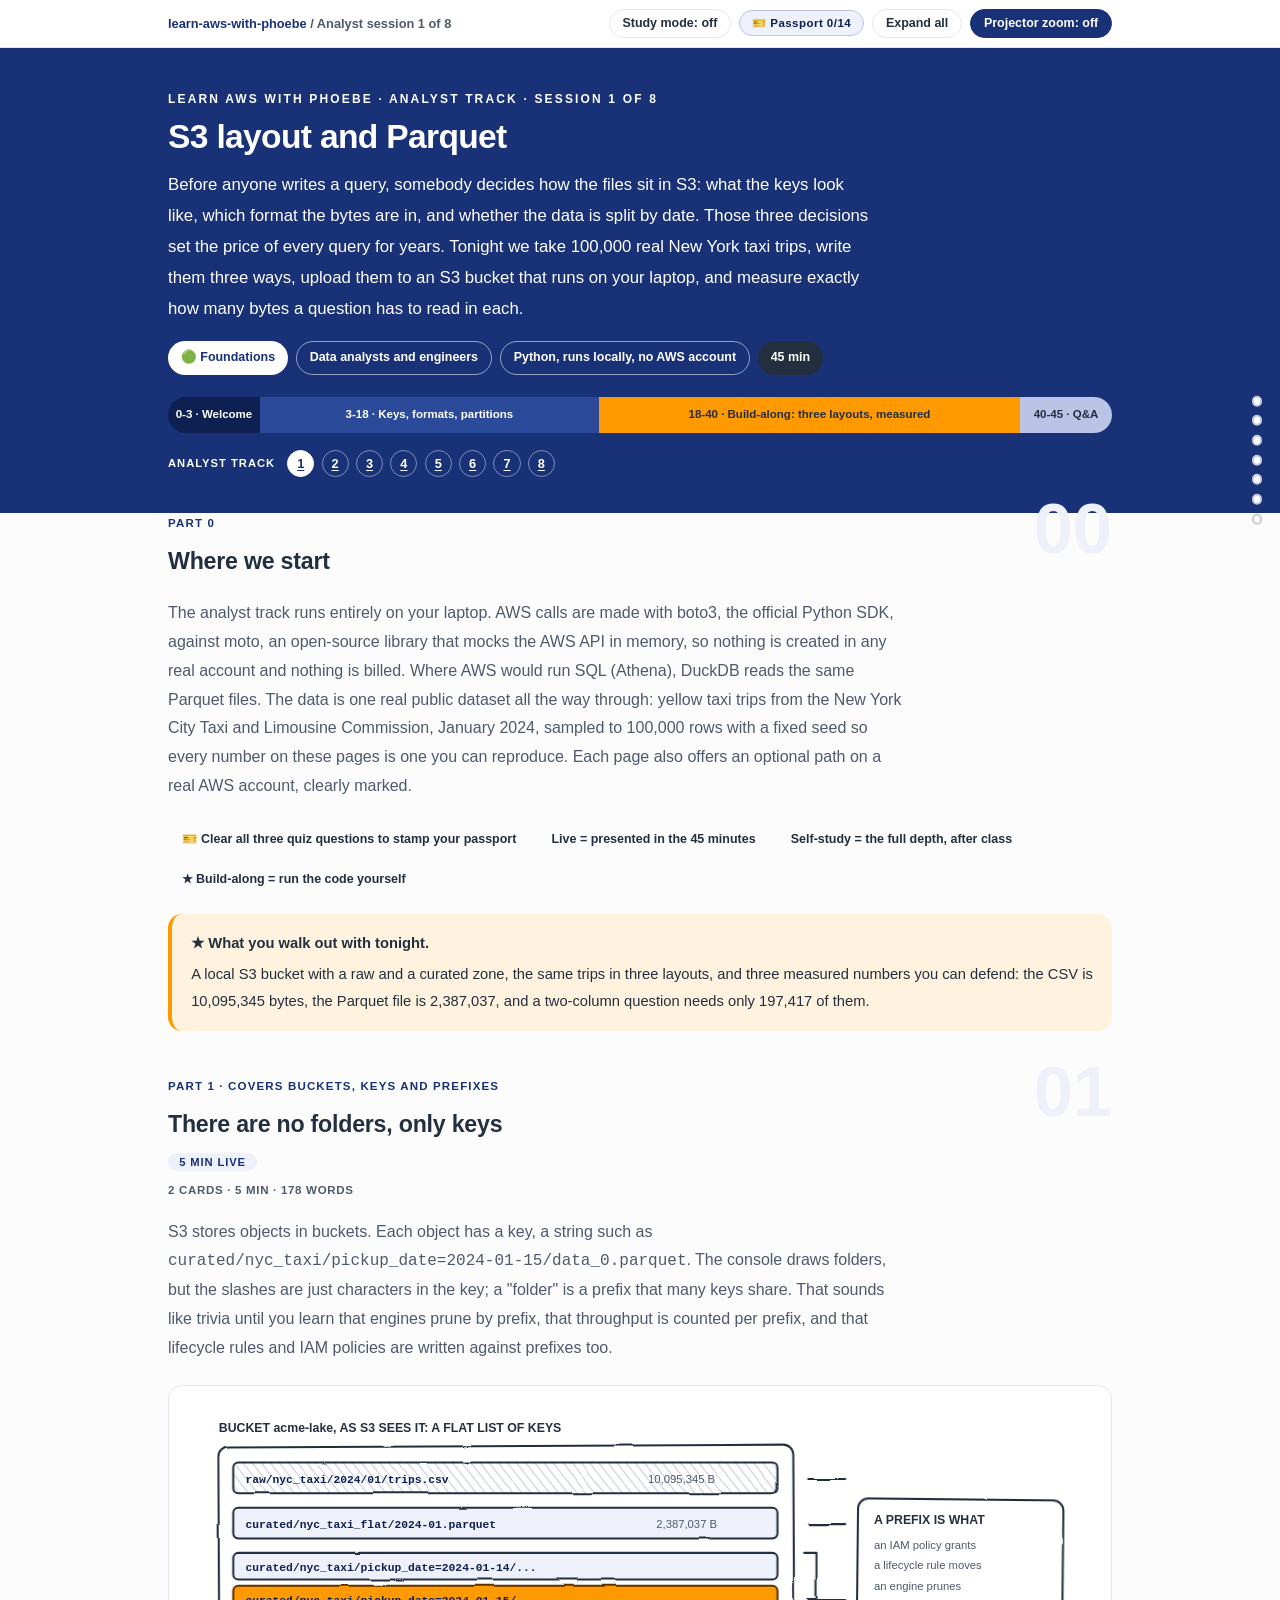
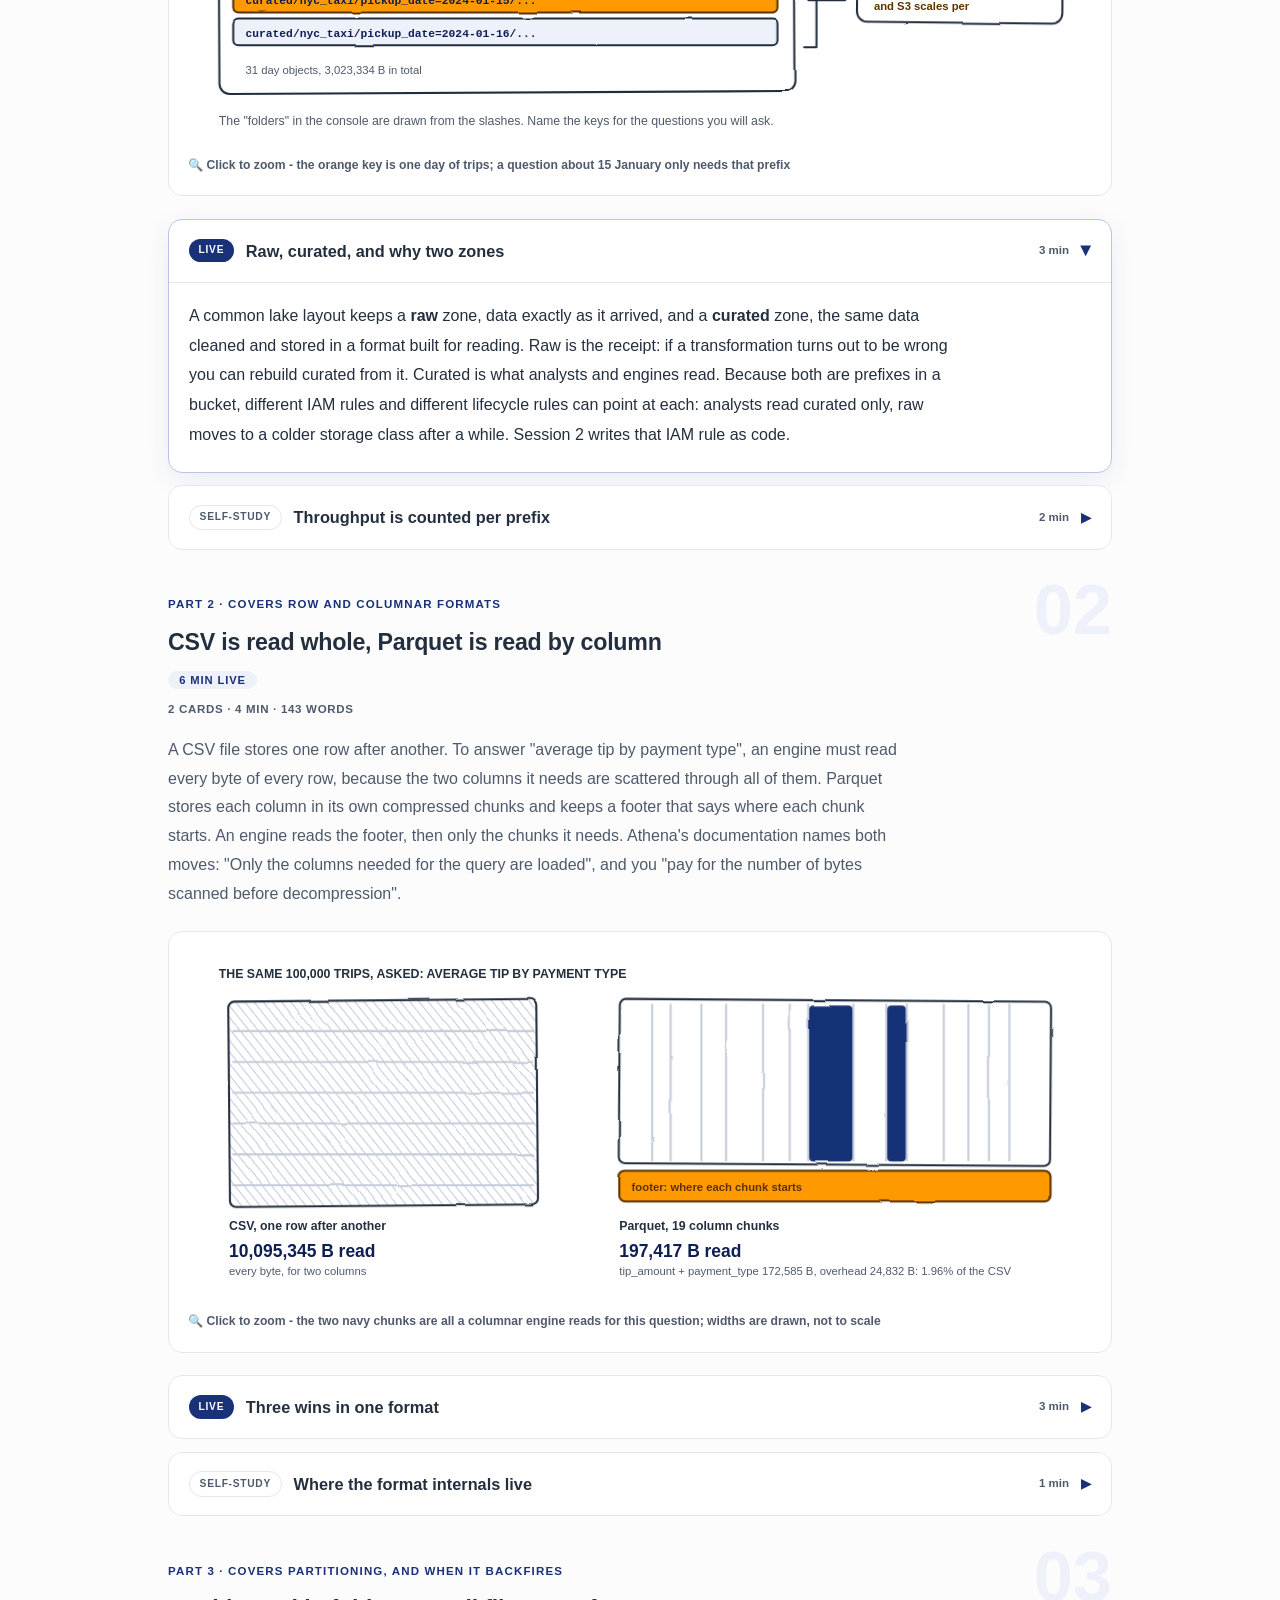
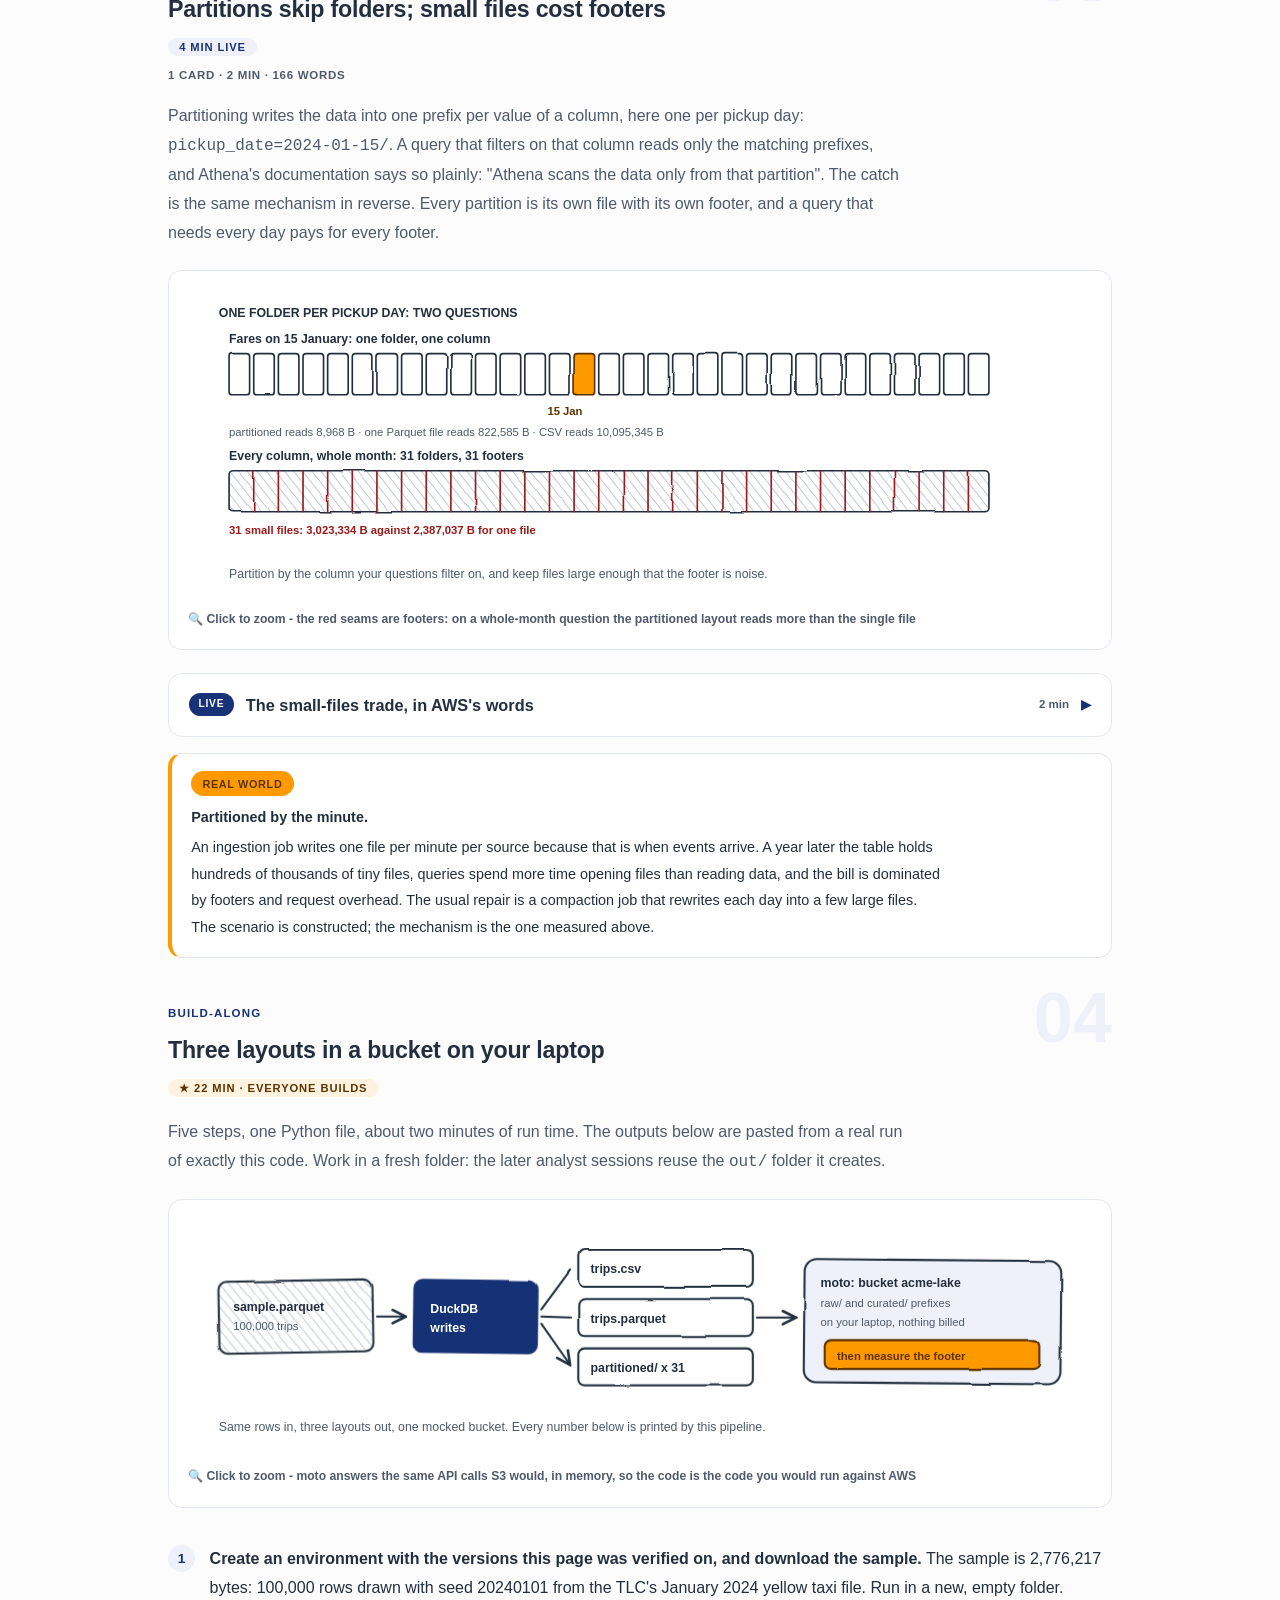
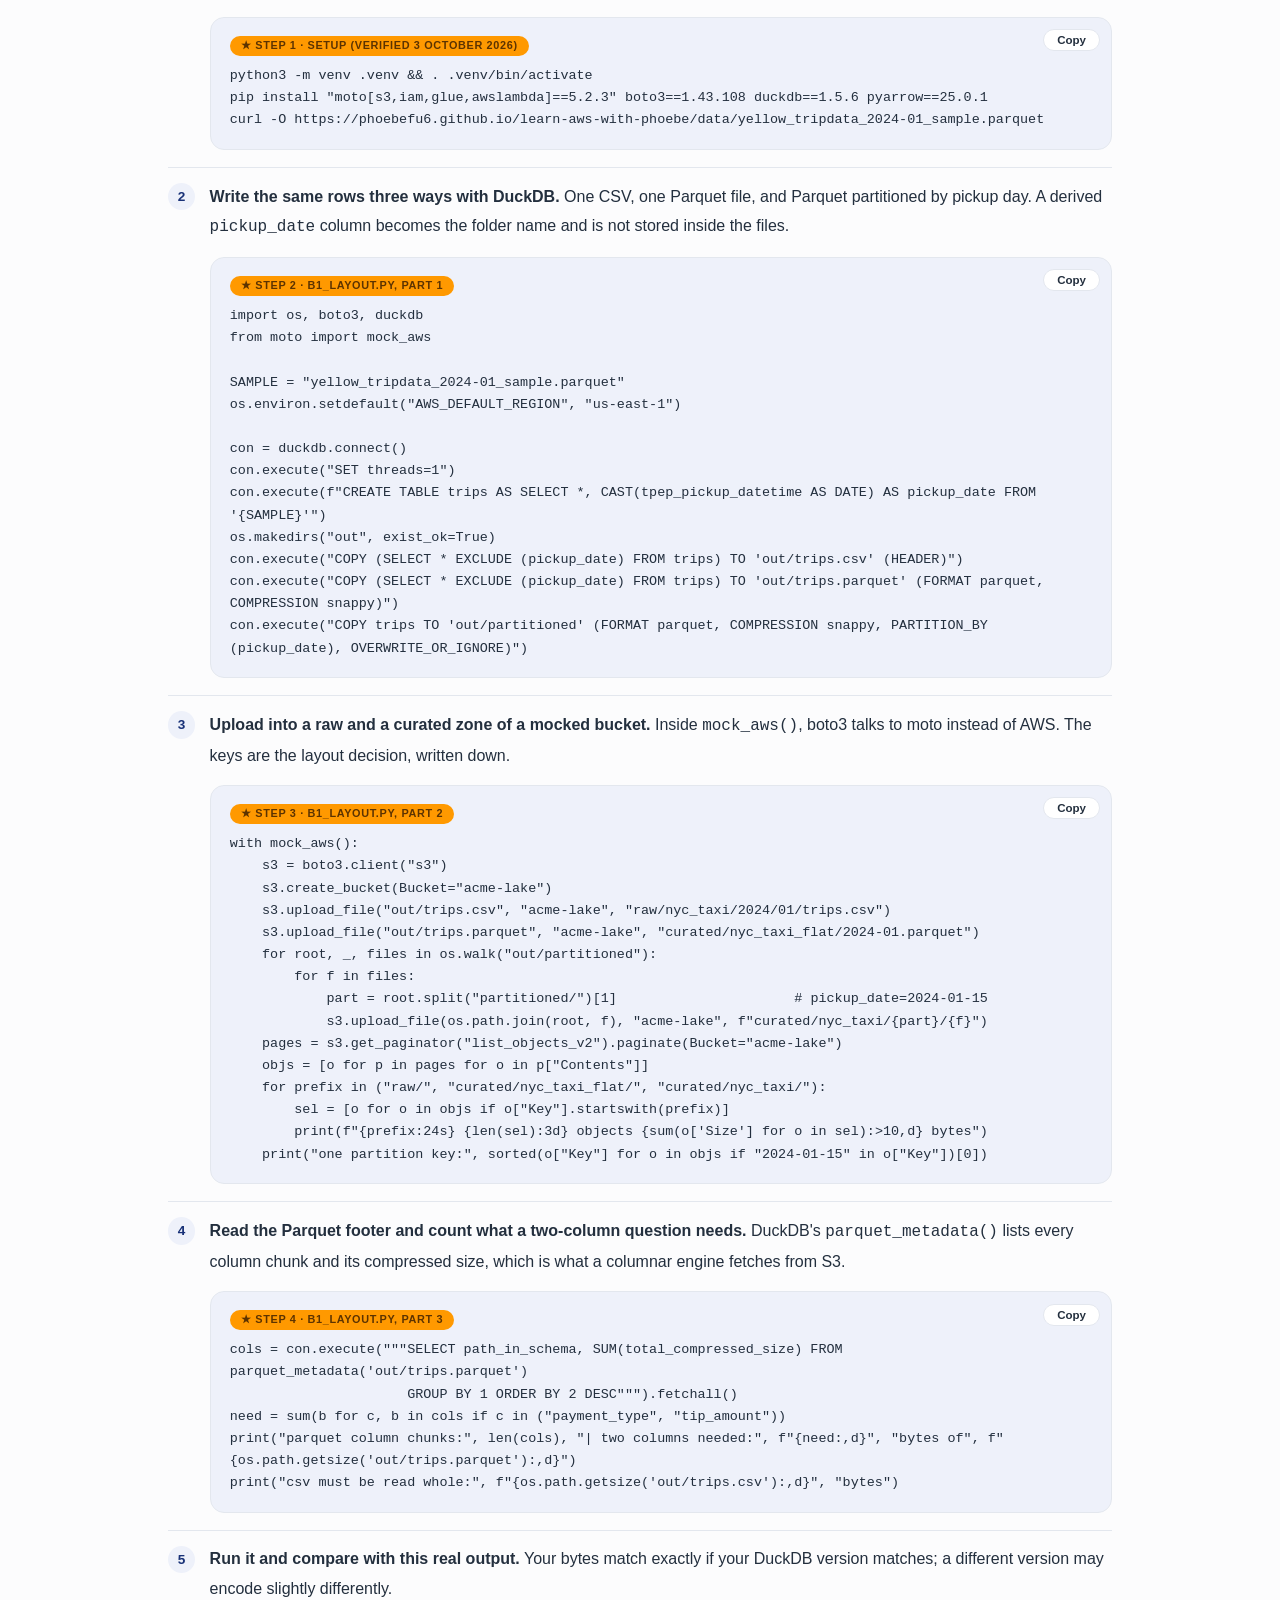
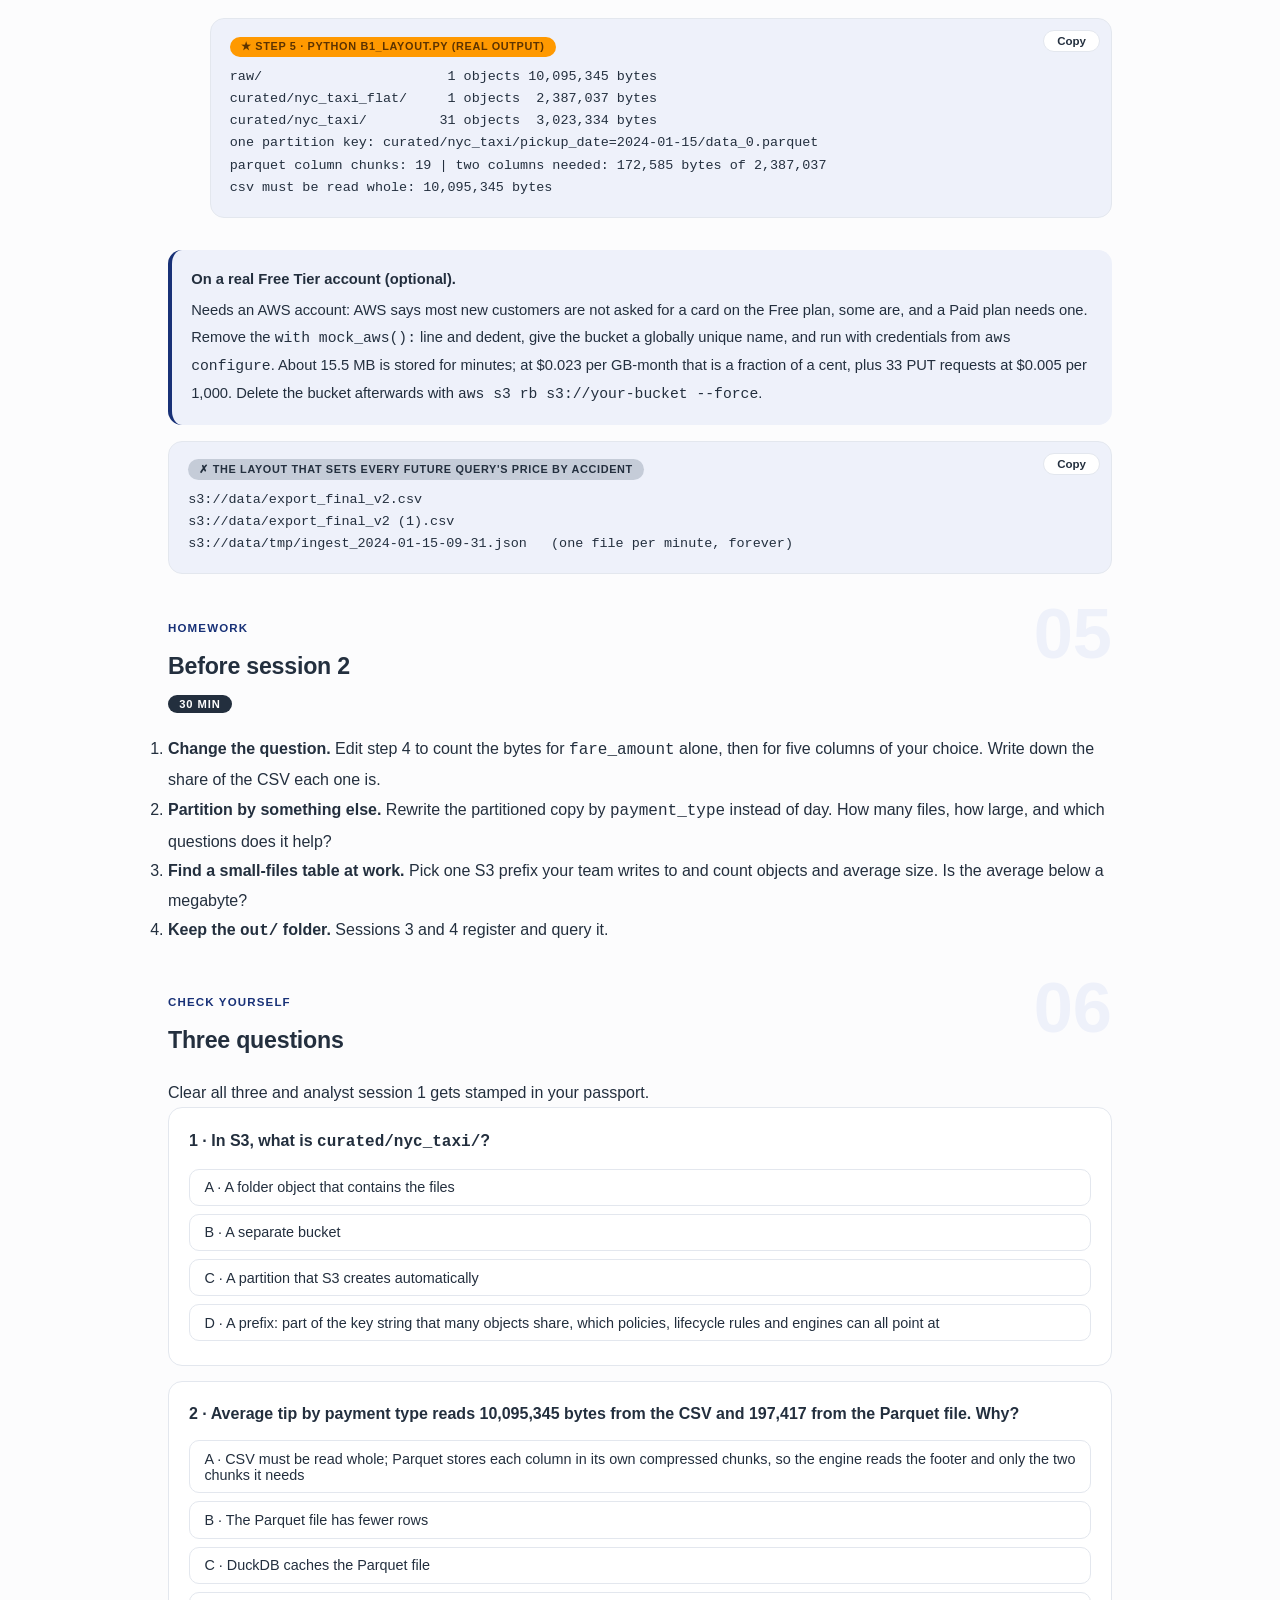
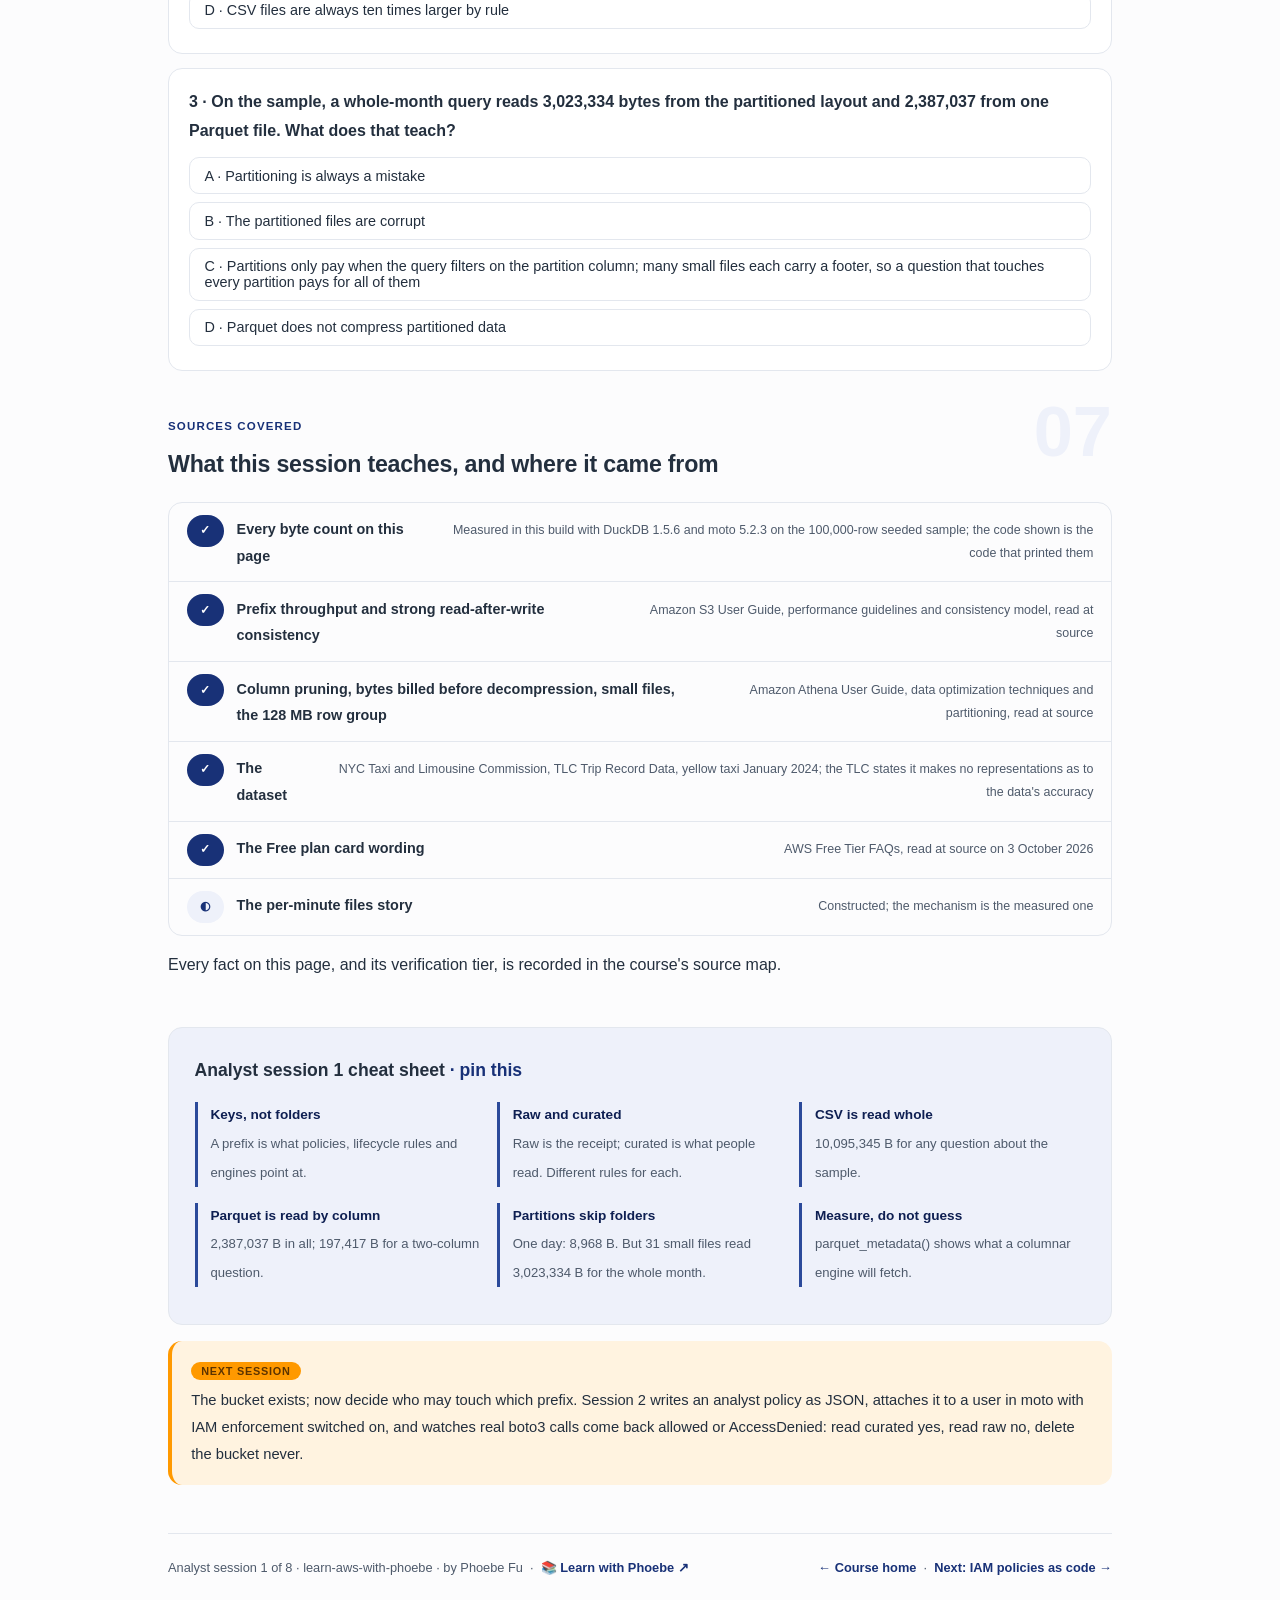
<file: courses/b1-s3-layout-and-parquet.html>
<!DOCTYPE html>
<html lang="en">
<head>
<meta charset="UTF-8">
<meta name="viewport" content="width=device-width, initial-scale=1.0">
<!-- social:start -->
<meta name="description" content="Analyst session 1 of 8. 100,000 real New York taxi trips written three ways, CSV, Parquet and Parquet partitioned by day, uploaded to a mocked S3 bucket on your laptop, and measured byte by byte.">
<meta property="og:type" content="article">
<meta property="og:site_name" content="Learn with Phoebe">
<meta property="og:title" content="S3 layout and Parquet - learn aws with phoebe">
<meta property="og:description" content="Analyst session 1 of 8. The same 100,000 trips: 10,095,345 bytes as CSV, 2,387,037 as Parquet. A two-column question needs 197,417 of them.">
<meta property="og:url" content="https://phoebefu6.github.io/learn-aws-with-phoebe/courses/b1-s3-layout-and-parquet.html">
<meta property="og:image" content="https://phoebefu6.github.io/learn-aws-with-phoebe/assets/og-cover.png">
<meta property="og:image:width" content="1200">
<meta property="og:image:height" content="630">
<meta name="twitter:card" content="summary_large_image">
<meta name="twitter:title" content="S3 layout and Parquet - learn aws with phoebe">
<meta name="twitter:description" content="Analyst session 1 of 8. Keys, prefixes and three layouts of real taxi data, measured.">
<meta name="twitter:image" content="https://phoebefu6.github.io/learn-aws-with-phoebe/assets/og-cover.png">
<!-- social:end -->
<title>Analyst session 1 · S3 layout and Parquet - learn aws with phoebe</title>
<link rel="stylesheet" href="../assets/style.css?v=21">
</head>
<body>

<div class="toolbar">
  <div class="wrap">
    <span class="crumb"><a href="../index.html">learn-aws-with-phoebe</a> / Analyst session 1 of 8</span>
    <button class="btn" id="toggle-all" type="button">Expand all</button>
    <button class="btn primary" id="zoom-toggle" type="button">Projector zoom: off</button>
  </div>
</div>

<header class="masthead">
  <div class="wrap">
    <div class="eyebrow">Learn AWS with Phoebe · Analyst track · Session 1 of 8</div>
    <h1>S3 layout and <span class="accent">Parquet</span></h1>
    <p class="sub">Before anyone writes a query, somebody decides how the files sit in S3: what the keys look like, which format the bytes are in, and whether the data is split by date. Those three decisions set the price of every query for years. Tonight we take 100,000 real New York taxi trips, write them three ways, upload them to an S3 bucket that runs on your laptop, and measure exactly how many bytes a question has to read in each.</p>
    <div class="chip-row">
      <span class="chip level">🟢 Foundations</span>
      <span class="chip audience">Data analysts and engineers</span>
      <span class="chip audience">Python, runs locally, no AWS account</span>
      <span class="chip time">45 min</span>
    </div>
    <div class="agenda">
      <span class="a1" style="flex:1">0-3 · Welcome</span>
      <span class="a2" style="flex:4">3-18 · Keys, formats, partitions</span>
      <span class="a3" style="flex:5">18-40 · Build-along: three layouts, measured</span>
      <span class="a4" style="flex:1">40-45 · Q&amp;A</span>
    </div>
  </div>
</header>

<main class="wrap">

  <section class="section" id="intro">
    <div class="section-kicker">
      <span class="klabel">Part 0</span>
      <h2>Where we start</h2>
    </div>
    <p class="lede">The analyst track runs entirely on your laptop. AWS calls are made with boto3, the official Python SDK, against moto, an open-source library that mocks the AWS API in memory, so nothing is created in any real account and nothing is billed. Where AWS would run SQL (Athena), DuckDB reads the same Parquet files. The data is one real public dataset all the way through: yellow taxi trips from the New York City Taxi and Limousine Commission, January 2024, sampled to 100,000 rows with a fixed seed so every number on these pages is one you can reproduce. Each page also offers an optional path on a real AWS account, clearly marked.</p>

    <div class="legend">
      <span class="pill">🎫 Clear all three quiz questions to stamp your passport</span>
      <span class="pill">Live = presented in the 45 minutes</span>
      <span class="pill">Self-study = the full depth, after class</span>
      <span class="pill">★ Build-along = run the code yourself</span>
    </div>

    <div class="callout win">
      <p><strong>★ What you walk out with tonight.</strong> A local S3 bucket with a raw and a curated zone, the same trips in three layouts, and three measured numbers you can defend: the CSV is 10,095,345 bytes, the Parquet file is 2,387,037, and a two-column question needs only 197,417 of them.</p>
    </div>
  </section>

  <section class="section" id="part-1">
    <div class="section-kicker">
      <span class="klabel">Part 1 · covers buckets, keys and prefixes</span>
      <h2>There are no folders, only keys</h2>
      <span class="tag concept">5 min live</span>
    </div>
    <p class="lede">S3 stores objects in buckets. Each object has a key, a string such as <code>curated/nyc_taxi/pickup_date=2024-01-15/data_0.parquet</code>. The console draws folders, but the slashes are just characters in the key; a "folder" is a prefix that many keys share. That sounds like trivia until you learn that engines prune by prefix, that throughput is counted per prefix, and that lifecycle rules and IAM policies are written against prefixes too.</p>

    <figure class="zoomable">
      <svg viewBox="0 0 880 330" xmlns="http://www.w3.org/2000/svg" role="img" aria-label="One bucket, acme-lake, drawn as a flat list of keys rather than a tree. Keys starting raw/ hold the CSV as it arrived, one object of 10,095,345 bytes. Keys starting curated/nyc_taxi_flat/ hold one Parquet object of 2,387,037 bytes. Keys starting curated/nyc_taxi/ hold 31 objects, one per pickup day, 3,023,334 bytes in total, and one key is highlighted: pickup_date=2024-01-15. Brackets show that a prefix is what an IAM policy, a lifecycle rule and a query engine each point at.">
        <defs>
          <filter id="b1aSk" x="-3%" y="-3%" width="106%" height="106%"><feTurbulence type="fractalNoise" baseFrequency="0.02" numOctaves="2" seed="13" result="n"/><feDisplacementMap in="SourceGraphic" in2="n" scale="2.4" xChannelSelector="R" yChannelSelector="G"/></filter>
          <pattern id="b1aHc" patternUnits="userSpaceOnUse" width="7" height="7" patternTransform="rotate(-38)"><line x1="0" y1="0" x2="0" y2="7" stroke="#183177" stroke-width="1" opacity=".5"/></pattern>
          <marker id="b1aAr" viewBox="0 0 10 10" refX="9" refY="5" markerWidth="8" markerHeight="8" orient="auto"><path d="M1 1 L9 5 L1 9" fill="none" stroke="#232F3E" stroke-width="1.6" stroke-linecap="round"/></marker>
        </defs>
        <style>
          .b1aH { font: 800 12px Inter, sans-serif; fill: #232F3E; }
          .b1aL { font: 600 12px Inter, sans-serif; fill: #232F3E; }
          .b1aS { font: 400 11px Inter, sans-serif; fill: #4E5A6B; }
          .b1aB { font: 800 11px Inter, sans-serif; fill: #5C3300; }
          .b1aC { font: 600 11px ui-monospace, Menlo, monospace; fill: #0E1F52; }
          .b1aN { font: 400 12px Inter, sans-serif; fill: #4E5A6B; }
        </style>

        <text class="b1aH" x="30" y="26">BUCKET acme-lake, AS S3 SEES IT: A FLAT LIST OF KEYS</text>

        <g filter="url(#b1aSk)" fill="none" stroke="#232F3E" stroke-width="2" stroke-linecap="round" stroke-linejoin="round">
          <rect x="30" y="40" width="560" height="240" rx="10" transform="rotate(-0.3 310 160)" fill="#FFFFFF"/>
          <rect x="44" y="56" width="530" height="30" rx="5" fill="url(#b1aHc)"/>
          <rect x="44" y="100" width="530" height="30" rx="5" fill="#EEF1FA"/>
          <rect x="44" y="144" width="530" height="26" rx="5" fill="#EEF1FA"/>
          <rect x="44" y="176" width="530" height="26" rx="5" fill="#FF9900" stroke="#5C3300"/>
          <rect x="44" y="208" width="530" height="26" rx="5" fill="#EEF1FA"/>
          <path d="M604 72 L640 72 M604 116 L640 116 M604 190 L640 190"/>
          <path d="M600 144 L612 144 L612 236 L600 236"/>
          <rect x="652" y="92" width="200" height="120" rx="10" transform="rotate(0.6 752 152)" fill="#FFFFFF"/>
        </g>

        <text class="b1aC" x="56" y="76">raw/nyc_taxi/2024/01/trips.csv</text>
        <text class="b1aS" x="448" y="76">10,095,345 B</text>
        <text class="b1aC" x="56" y="120">curated/nyc_taxi_flat/2024-01.parquet</text>
        <text class="b1aS" x="456" y="120">2,387,037 B</text>
        <text class="b1aC" x="56" y="162">curated/nyc_taxi/pickup_date=2024-01-14/...</text>
        <text class="b1aC" x="56" y="194">curated/nyc_taxi/pickup_date=2024-01-15/...</text>
        <text class="b1aC" x="56" y="226">curated/nyc_taxi/pickup_date=2024-01-16/...</text>
        <text class="b1aS" x="56" y="262">31 day objects, 3,023,334 B in total</text>

        <text class="b1aH" x="668" y="116">A PREFIX IS WHAT</text>
        <text class="b1aS" x="668" y="140">an IAM policy grants</text>
        <text class="b1aS" x="668" y="160">a lifecycle rule moves</text>
        <text class="b1aS" x="668" y="180">an engine prunes</text>
        <text class="b1aB" x="668" y="200">and S3 scales per</text>

        <text class="b1aN" x="30" y="312">The "folders" in the console are drawn from the slashes. Name the keys for the questions you will ask.</text>
      </svg>
      <figcaption>🔍 Click to zoom - the orange key is one day of trips; a question about 15 January only needs that prefix</figcaption>
    </figure>

    <details class="card" open>
      <summary><span class="mode live">Live</span>Raw, curated, and why two zones<span class="mini">3 min</span><span class="caret">▶</span></summary>
      <div class="body">
        <p>A common lake layout keeps a <strong>raw</strong> zone, data exactly as it arrived, and a <strong>curated</strong> zone, the same data cleaned and stored in a format built for reading. Raw is the receipt: if a transformation turns out to be wrong you can rebuild curated from it. Curated is what analysts and engines read. Because both are prefixes in a bucket, different IAM rules and different lifecycle rules can point at each: analysts read curated only, raw moves to a colder storage class after a while. Session 2 writes that IAM rule as code.</p>
      </div>
    </details>

    <details class="card">
      <summary><span class="mode self">Self-study</span>Throughput is counted per prefix<span class="mini">2 min</span><span class="caret">▶</span></summary>
      <div class="body">
        <p>AWS's performance guidance says an application "can achieve at least 3,500 PUT/COPY/POST/DELETE or 5,500 GET/HEAD requests per second per partitioned Amazon S3 prefix", and that there is no limit to the number of prefixes in a bucket. Spreading hot data across prefixes raises the ceiling; while S3 scales to a new rate you may see 503 "Slow Down" responses. S3 gives "strong read-after-write consistency for PUT and DELETE requests of objects", so a file you just wrote is the file the next read sees.</p>
      </div>
    </details>
  </section>

  <section class="section" id="part-2">
    <div class="section-kicker">
      <span class="klabel">Part 2 · covers row and columnar formats</span>
      <h2>CSV is read whole, Parquet is read by column</h2>
      <span class="tag concept">6 min live</span>
    </div>
    <p class="lede">A CSV file stores one row after another. To answer "average tip by payment type", an engine must read every byte of every row, because the two columns it needs are scattered through all of them. Parquet stores each column in its own compressed chunks and keeps a footer that says where each chunk starts. An engine reads the footer, then only the chunks it needs. Athena's documentation names both moves: "Only the columns needed for the query are loaded", and you "pay for the number of bytes scanned before decompression".</p>

    <figure class="zoomable">
      <svg viewBox="0 0 880 340" xmlns="http://www.w3.org/2000/svg" role="img" aria-label="Left: the CSV file drawn as a tall stack of rows, all hachured because all 10,095,345 bytes must be read to answer a question about two columns. Right: the Parquet file drawn as 19 vertical column chunks of different widths plus a footer. Only two chunks are filled, payment_type and tip_amount, together 172,585 bytes, plus the footer and file overhead of 24,832 bytes, for 197,417 bytes read. A note gives the ratio: 1.96 percent of the CSV.">
        <defs>
          <filter id="b1bSk" x="-3%" y="-3%" width="106%" height="106%"><feTurbulence type="fractalNoise" baseFrequency="0.02" numOctaves="2" seed="29" result="n"/><feDisplacementMap in="SourceGraphic" in2="n" scale="2.4" xChannelSelector="R" yChannelSelector="G"/></filter>
          <pattern id="b1bHc" patternUnits="userSpaceOnUse" width="7" height="7" patternTransform="rotate(-38)"><line x1="0" y1="0" x2="0" y2="7" stroke="#183177" stroke-width="1" opacity=".5"/></pattern>
        </defs>
        <style>
          .b1bH { font: 800 12px Inter, sans-serif; fill: #232F3E; }
          .b1bL { font: 600 12px Inter, sans-serif; fill: #232F3E; }
          .b1bS { font: 400 11px Inter, sans-serif; fill: #4E5A6B; }
          .b1bB { font: 800 11px Inter, sans-serif; fill: #5C3300; }
          .b1bV { font: 800 17px Inter, sans-serif; fill: #0E1F52; }
          .b1bN { font: 400 12px Inter, sans-serif; fill: #4E5A6B; }
        </style>

        <text class="b1bH" x="30" y="26">THE SAME 100,000 TRIPS, ASKED: AVERAGE TIP BY PAYMENT TYPE</text>

        <g filter="url(#b1bSk)" fill="none" stroke="#232F3E" stroke-width="2" stroke-linecap="round" stroke-linejoin="round">
          <rect x="40" y="48" width="300" height="200" rx="6" transform="rotate(-0.5 190 148)" fill="url(#b1bHc)"/>
          <path d="M44 78 L336 78 M44 108 L336 108 M44 138 L336 138 M44 168 L336 168 M44 198 L336 198 M44 228 L336 228" stroke="#C5CCD8"/>
          <rect x="420" y="48" width="420" height="160" rx="6" transform="rotate(0.4 630 128)" fill="#FFFFFF"/>
          <path d="M452 52 L452 204 M470 52 L470 204 M500 52 L500 204 M524 52 L524 204 M560 52 L560 204 M586 52 L586 204 M604 52 L604 204 M648 52 L648 204 M680 52 L680 204 M700 52 L700 204 M736 52 L736 204 M760 52 L760 204 M780 52 L780 204 M800 52 L800 204" stroke="#C5CCD8"/>
          <rect x="606" y="54" width="40" height="150" rx="3" fill="#183177" stroke="#183177"/>
          <rect x="682" y="54" width="16" height="150" rx="3" fill="#183177" stroke="#183177"/>
          <rect x="420" y="214" width="420" height="30" rx="6" fill="#FF9900" stroke="#5C3300"/>
        </g>

        <text class="b1bL" x="40" y="272">CSV, one row after another</text>
        <text class="b1bV" x="40" y="298">10,095,345 B read</text>
        <text class="b1bS" x="40" y="316">every byte, for two columns</text>

        <text class="b1bB" x="432" y="234">footer: where each chunk starts</text>
        <text class="b1bL" x="420" y="272">Parquet, 19 column chunks</text>
        <text class="b1bV" x="420" y="298">197,417 B read</text>
        <text class="b1bS" x="420" y="316">tip_amount + payment_type 172,585 B, overhead 24,832 B: 1.96% of the CSV</text>
      </svg>
      <figcaption>🔍 Click to zoom - the two navy chunks are all a columnar engine reads for this question; widths are drawn, not to scale</figcaption>
    </figure>

    <details class="card">
      <summary><span class="mode live">Live</span>Three wins in one format<span class="mini">3 min</span><span class="caret">▶</span></summary>
      <div class="body">
        <p><strong>Smaller.</strong> The whole Parquet file is 23.6 percent of the CSV, because each column is compressed with an encoding suited to its type. <strong>Column pruning.</strong> A question that names two columns reads two columns. <strong>Typed.</strong> A timestamp is stored as a timestamp, not as text an engine must parse on every read. Athena's pricing page puts the combined effect at "up to 90%" saved per query from compressing, partitioning and converting to columnar formats; on this sample the two-column question reads 1.96 percent of the CSV's bytes, a saving of 98 percent, because the question is narrow.</p>
      </div>
    </details>

    <details class="card">
      <summary><span class="mode self">Self-study</span>Where the format internals live<span class="mini">1 min</span><span class="caret">▶</span></summary>
      <div class="body">
        <p>Row groups, dictionary encoding, page statistics and table formats such as Iceberg are taught properly in the AI infrastructure course's storage session, <a href="https://phoebefu6.github.io/learn-ai-infra-with-phoebe/courses/b2-storage-formats.html">"Cheap bytes, expensive reads"</a>. Here the format matters only as a bill: how many bytes a question forces an engine to read from S3.</p>
      </div>
    </details>
  </section>

  <section class="section" id="part-3">
    <div class="section-kicker">
      <span class="klabel">Part 3 · covers partitioning, and when it backfires</span>
      <h2>Partitions skip folders; small files cost footers</h2>
      <span class="tag concept">4 min live</span>
    </div>
    <p class="lede">Partitioning writes the data into one prefix per value of a column, here one per pickup day: <code>pickup_date=2024-01-15/</code>. A query that filters on that column reads only the matching prefixes, and Athena's documentation says so plainly: "Athena scans the data only from that partition". The catch is the same mechanism in reverse. Every partition is its own file with its own footer, and a query that needs every day pays for every footer.</p>

    <figure class="zoomable">
      <svg viewBox="0 0 880 300" xmlns="http://www.w3.org/2000/svg" role="img" aria-label="Thirty-one small boxes in a row, one per day of January 2024. For a question about 15 January only one box is filled; the partitioned layout reads 8,968 bytes against 822,585 for the single Parquet file. For a whole-month question every box is filled and each carries a small footer; the partitioned layout then reads 3,023,334 bytes for every column against 2,387,037 for the single file, because 31 small files carry 31 footers.">
        <defs>
          <filter id="b1cSk" x="-3%" y="-3%" width="106%" height="106%"><feTurbulence type="fractalNoise" baseFrequency="0.02" numOctaves="2" seed="31" result="n"/><feDisplacementMap in="SourceGraphic" in2="n" scale="2.4" xChannelSelector="R" yChannelSelector="G"/></filter>
          <pattern id="b1cHc" patternUnits="userSpaceOnUse" width="7" height="7" patternTransform="rotate(-38)"><line x1="0" y1="0" x2="0" y2="7" stroke="#183177" stroke-width="1" opacity=".5"/></pattern>
        </defs>
        <style>
          .b1cH { font: 800 12px Inter, sans-serif; fill: #232F3E; }
          .b1cL { font: 600 12px Inter, sans-serif; fill: #232F3E; }
          .b1cS { font: 400 11px Inter, sans-serif; fill: #4E5A6B; }
          .b1cB { font: 800 11px Inter, sans-serif; fill: #5C3300; }
          .b1cR { font: 800 11px Inter, sans-serif; fill: #991B1B; }
          .b1cN { font: 400 12px Inter, sans-serif; fill: #4E5A6B; }
        </style>

        <text class="b1cH" x="30" y="26">ONE FOLDER PER PICKUP DAY: TWO QUESTIONS</text>

        <g filter="url(#b1cSk)" fill="none" stroke="#232F3E" stroke-width="1.6" stroke-linecap="round" stroke-linejoin="round">
          <rect x="40" y="62" width="20" height="40" rx="3" fill="#FFFFFF"/><rect x="64" y="62" width="20" height="40" rx="3" fill="#FFFFFF"/><rect x="88" y="62" width="20" height="40" rx="3" fill="#FFFFFF"/><rect x="112" y="62" width="20" height="40" rx="3" fill="#FFFFFF"/><rect x="136" y="62" width="20" height="40" rx="3" fill="#FFFFFF"/><rect x="160" y="62" width="20" height="40" rx="3" fill="#FFFFFF"/><rect x="184" y="62" width="20" height="40" rx="3" fill="#FFFFFF"/><rect x="208" y="62" width="20" height="40" rx="3" fill="#FFFFFF"/><rect x="232" y="62" width="20" height="40" rx="3" fill="#FFFFFF"/><rect x="256" y="62" width="20" height="40" rx="3" fill="#FFFFFF"/><rect x="280" y="62" width="20" height="40" rx="3" fill="#FFFFFF"/><rect x="304" y="62" width="20" height="40" rx="3" fill="#FFFFFF"/><rect x="328" y="62" width="20" height="40" rx="3" fill="#FFFFFF"/><rect x="352" y="62" width="20" height="40" rx="3" fill="#FFFFFF"/>
          <rect x="376" y="62" width="20" height="40" rx="3" fill="#FF9900" stroke="#5C3300"/>
          <rect x="400" y="62" width="20" height="40" rx="3" fill="#FFFFFF"/><rect x="424" y="62" width="20" height="40" rx="3" fill="#FFFFFF"/><rect x="448" y="62" width="20" height="40" rx="3" fill="#FFFFFF"/><rect x="472" y="62" width="20" height="40" rx="3" fill="#FFFFFF"/><rect x="496" y="62" width="20" height="40" rx="3" fill="#FFFFFF"/><rect x="520" y="62" width="20" height="40" rx="3" fill="#FFFFFF"/><rect x="544" y="62" width="20" height="40" rx="3" fill="#FFFFFF"/><rect x="568" y="62" width="20" height="40" rx="3" fill="#FFFFFF"/><rect x="592" y="62" width="20" height="40" rx="3" fill="#FFFFFF"/><rect x="616" y="62" width="20" height="40" rx="3" fill="#FFFFFF"/><rect x="640" y="62" width="20" height="40" rx="3" fill="#FFFFFF"/><rect x="664" y="62" width="20" height="40" rx="3" fill="#FFFFFF"/><rect x="688" y="62" width="20" height="40" rx="3" fill="#FFFFFF"/><rect x="712" y="62" width="20" height="40" rx="3" fill="#FFFFFF"/><rect x="736" y="62" width="20" height="40" rx="3" fill="#FFFFFF"/><rect x="760" y="62" width="20" height="40" rx="3" fill="#FFFFFF"/>
          <rect x="40" y="176" width="740" height="40" rx="4" fill="url(#b1cHc)"/>
          <path d="M64 176 L64 216 M88 176 L88 216 M112 176 L112 216 M136 176 L136 216 M160 176 L160 216 M184 176 L184 216 M208 176 L208 216 M232 176 L232 216 M256 176 L256 216 M280 176 L280 216 M304 176 L304 216 M328 176 L328 216 M352 176 L352 216 M376 176 L376 216 M400 176 L400 216 M424 176 L424 216 M448 176 L448 216 M472 176 L472 216 M496 176 L496 216 M520 176 L520 216 M544 176 L544 216 M568 176 L568 216 M592 176 L592 216 M616 176 L616 216 M640 176 L640 216 M664 176 L664 216 M688 176 L688 216 M712 176 L712 216 M736 176 L736 216 M760 176 L760 216" stroke="#991B1B"/>
        </g>

        <text class="b1cL" x="40" y="52">Fares on 15 January: one folder, one column</text>
        <text class="b1cB" x="350" y="122">15 Jan</text>
        <text class="b1cS" x="40" y="142">partitioned reads 8,968 B · one Parquet file reads 822,585 B · CSV reads 10,095,345 B</text>
        <text class="b1cL" x="40" y="166">Every column, whole month: 31 folders, 31 footers</text>
        <text class="b1cR" x="40" y="238">31 small files: 3,023,334 B against 2,387,037 B for one file</text>
        <text class="b1cN" x="40" y="280">Partition by the column your questions filter on, and keep files large enough that the footer is noise.</text>
      </svg>
      <figcaption>🔍 Click to zoom - the red seams are footers: on a whole-month question the partitioned layout reads more than the single file</figcaption>
    </figure>

    <details class="card">
      <summary><span class="mode live">Live</span>The small-files trade, in AWS's words<span class="mini">2 min</span><span class="caret">▶</span></summary>
      <div class="body">
        <p>Athena's tuning guide is direct: "Datasets that consist of many small files result in poor overall query performance", "loading a single bigger file from Amazon S3 is faster than loading the same records from many smaller files", and "For small files, the overhead of the columnar file format outweighs the benefits". On our sample each daily file is 73,785 to 113,419 bytes, 2,310 to 3,897 trips, far smaller than a single Parquet row group, so the overhead is visible: a whole-month question reads 26.7 percent more bytes from the partitioned layout than from one file. At production sizes a day of trips is millions of rows and the footer becomes a rounding error. The rule is not "always partition"; it is "partition on the filter you actually use, at a grain that keeps files big".</p>
        <p>AWS gives no single target file size in the Athena documentation. The figure people quote, 128 MB, is the default Parquet row group size the guide mentions, not a file-size rule.</p>
      </div>
    </details>

    <div class="callout example">
      <span class="ex-pill">Real world</span>
      <p><strong>Partitioned by the minute.</strong> An ingestion job writes one file per minute per source because that is when events arrive. A year later the table holds hundreds of thousands of tiny files, queries spend more time opening files than reading data, and the bill is dominated by footers and request overhead. The usual repair is a compaction job that rewrites each day into a few large files. The scenario is constructed; the mechanism is the one measured above.</p>
    </div>
  </section>

  <section class="section" id="demo-1">
    <div class="section-kicker">
      <span class="klabel">Build-along</span>
      <h2>Three layouts in a bucket on your laptop</h2>
      <span class="tag demo">★ 22 min · everyone builds</span>
    </div>
    <p class="lede">Five steps, one Python file, about two minutes of run time. The outputs below are pasted from a real run of exactly this code. Work in a fresh folder: the later analyst sessions reuse the <code>out/</code> folder it creates.</p>

    <figure class="zoomable">
      <svg viewBox="0 0 880 230" xmlns="http://www.w3.org/2000/svg" role="img" aria-label="The build-along pipeline drawn left to right. The sample Parquet file of 100,000 trips goes into DuckDB, which writes three outputs: a CSV file, one Parquet file, and a partitioned folder of 31 Parquet files. All three are uploaded with boto3 into a bucket named acme-lake that lives inside moto on the laptop, under raw and curated prefixes. A final step reads the Parquet footer to measure bytes per column.">
        <defs>
          <filter id="b1dSk" x="-3%" y="-3%" width="106%" height="106%"><feTurbulence type="fractalNoise" baseFrequency="0.02" numOctaves="2" seed="43" result="n"/><feDisplacementMap in="SourceGraphic" in2="n" scale="2.4" xChannelSelector="R" yChannelSelector="G"/></filter>
          <pattern id="b1dHc" patternUnits="userSpaceOnUse" width="7" height="7" patternTransform="rotate(-38)"><line x1="0" y1="0" x2="0" y2="7" stroke="#183177" stroke-width="1" opacity=".5"/></pattern>
          <marker id="b1dAr" viewBox="0 0 10 10" refX="9" refY="5" markerWidth="8" markerHeight="8" orient="auto"><path d="M1 1 L9 5 L1 9" fill="none" stroke="#232F3E" stroke-width="1.6" stroke-linecap="round"/></marker>
        </defs>
        <style>
          .b1dL { font: 600 12px Inter, sans-serif; fill: #232F3E; }
          .b1dS { font: 400 11px Inter, sans-serif; fill: #4E5A6B; }
          .b1dB { font: 800 11px Inter, sans-serif; fill: #5C3300; }
          .b1dW { font: 800 12px Inter, sans-serif; fill: #FFFFFF; }
          .b1dN { font: 400 12px Inter, sans-serif; fill: #4E5A6B; }
        </style>

        <g filter="url(#b1dSk)" fill="none" stroke="#232F3E" stroke-width="2" stroke-linecap="round" stroke-linejoin="round">
          <rect x="30" y="60" width="150" height="70" rx="8" transform="rotate(-1 105 95)" fill="url(#b1dHc)"/>
          <rect x="220" y="60" width="120" height="70" rx="8" transform="rotate(0.8 280 95)" fill="#183177" stroke="#183177"/>
          <rect x="380" y="30" width="170" height="36" rx="6" fill="#FFFFFF"/>
          <rect x="380" y="78" width="170" height="36" rx="6" fill="#FFFFFF"/>
          <rect x="380" y="126" width="170" height="36" rx="6" fill="#FFFFFF"/>
          <rect x="600" y="40" width="250" height="120" rx="12" transform="rotate(0.5 725 100)" fill="#EEF1FA"/>
          <rect x="620" y="118" width="210" height="28" rx="6" fill="#FF9900" stroke="#5C3300"/>
          <path d="M184 95 L212 95" marker-end="url(#b1dAr)"/>
          <path d="M344 88 L372 50 M344 95 L372 96 M344 102 L372 142" marker-end="url(#b1dAr)"/>
          <path d="M554 96 L592 96" marker-end="url(#b1dAr)"/>
        </g>

        <text class="b1dL" x="44" y="90">sample.parquet</text>
        <text class="b1dS" x="44" y="108">100,000 trips</text>
        <text class="b1dW" x="236" y="92">DuckDB</text>
        <text class="b1dW" x="236" y="110">writes</text>
        <text class="b1dL" x="392" y="53">trips.csv</text>
        <text class="b1dL" x="392" y="101">trips.parquet</text>
        <text class="b1dL" x="392" y="149">partitioned/ x 31</text>
        <text class="b1dL" x="616" y="66">moto: bucket acme-lake</text>
        <text class="b1dS" x="616" y="86">raw/ and curated/ prefixes</text>
        <text class="b1dS" x="616" y="104">on your laptop, nothing billed</text>
        <text class="b1dB" x="632" y="137">then measure the footer</text>

        <text class="b1dN" x="30" y="206">Same rows in, three layouts out, one mocked bucket. Every number below is printed by this pipeline.</text>
      </svg>
      <figcaption>🔍 Click to zoom - moto answers the same API calls S3 would, in memory, so the code is the code you would run against AWS</figcaption>
    </figure>

    <div class="steps">
      <div class="step">
        <p><strong>Create an environment with the versions this page was verified on, and download the sample.</strong> The sample is 2,776,217 bytes: 100,000 rows drawn with seed 20240101 from the TLC's January 2024 yellow taxi file. Run in a new, empty folder.</p>
        <div class="prompt-box good"><span class="label">★ Step 1 · setup (verified 3 October 2026)</span>python3 -m venv .venv &amp;&amp; . .venv/bin/activate
pip install "moto[s3,iam,glue,awslambda]==5.2.3" boto3==1.43.108 duckdb==1.5.6 pyarrow==25.0.1
curl -O https://phoebefu6.github.io/learn-aws-with-phoebe/data/yellow_tripdata_2024-01_sample.parquet</div>
      </div>
      <div class="step">
        <p><strong>Write the same rows three ways with DuckDB.</strong> One CSV, one Parquet file, and Parquet partitioned by pickup day. A derived <code>pickup_date</code> column becomes the folder name and is not stored inside the files.</p>
        <div class="prompt-box good"><span class="label">★ Step 2 · b1_layout.py, part 1</span>import os, boto3, duckdb
from moto import mock_aws

SAMPLE = "yellow_tripdata_2024-01_sample.parquet"
os.environ.setdefault("AWS_DEFAULT_REGION", "us-east-1")

con = duckdb.connect()
con.execute("SET threads=1")
con.execute(f"CREATE TABLE trips AS SELECT *, CAST(tpep_pickup_datetime AS DATE) AS pickup_date FROM '{SAMPLE}'")
os.makedirs("out", exist_ok=True)
con.execute("COPY (SELECT * EXCLUDE (pickup_date) FROM trips) TO 'out/trips.csv' (HEADER)")
con.execute("COPY (SELECT * EXCLUDE (pickup_date) FROM trips) TO 'out/trips.parquet' (FORMAT parquet, COMPRESSION snappy)")
con.execute("COPY trips TO 'out/partitioned' (FORMAT parquet, COMPRESSION snappy, PARTITION_BY (pickup_date), OVERWRITE_OR_IGNORE)")</div>
      </div>
      <div class="step">
        <p><strong>Upload into a raw and a curated zone of a mocked bucket.</strong> Inside <code>mock_aws()</code>, boto3 talks to moto instead of AWS. The keys are the layout decision, written down.</p>
        <div class="prompt-box good"><span class="label">★ Step 3 · b1_layout.py, part 2</span>with mock_aws():
    s3 = boto3.client("s3")
    s3.create_bucket(Bucket="acme-lake")
    s3.upload_file("out/trips.csv", "acme-lake", "raw/nyc_taxi/2024/01/trips.csv")
    s3.upload_file("out/trips.parquet", "acme-lake", "curated/nyc_taxi_flat/2024-01.parquet")
    for root, _, files in os.walk("out/partitioned"):
        for f in files:
            part = root.split("partitioned/")[1]                      # pickup_date=2024-01-15
            s3.upload_file(os.path.join(root, f), "acme-lake", f"curated/nyc_taxi/{part}/{f}")
    pages = s3.get_paginator("list_objects_v2").paginate(Bucket="acme-lake")
    objs = [o for p in pages for o in p["Contents"]]
    for prefix in ("raw/", "curated/nyc_taxi_flat/", "curated/nyc_taxi/"):
        sel = [o for o in objs if o["Key"].startswith(prefix)]
        print(f"{prefix:24s} {len(sel):3d} objects {sum(o['Size'] for o in sel):&gt;10,d} bytes")
    print("one partition key:", sorted(o["Key"] for o in objs if "2024-01-15" in o["Key"])[0])</div>
      </div>
      <div class="step">
        <p><strong>Read the Parquet footer and count what a two-column question needs.</strong> DuckDB's <code>parquet_metadata()</code> lists every column chunk and its compressed size, which is what a columnar engine fetches from S3.</p>
        <div class="prompt-box good"><span class="label">★ Step 4 · b1_layout.py, part 3</span>cols = con.execute("""SELECT path_in_schema, SUM(total_compressed_size) FROM parquet_metadata('out/trips.parquet')
                      GROUP BY 1 ORDER BY 2 DESC""").fetchall()
need = sum(b for c, b in cols if c in ("payment_type", "tip_amount"))
print("parquet column chunks:", len(cols), "| two columns needed:", f"{need:,d}", "bytes of", f"{os.path.getsize('out/trips.parquet'):,d}")
print("csv must be read whole:", f"{os.path.getsize('out/trips.csv'):,d}", "bytes")</div>
      </div>
      <div class="step">
        <p><strong>Run it and compare with this real output.</strong> Your bytes match exactly if your DuckDB version matches; a different version may encode slightly differently.</p>
        <div class="prompt-box good"><span class="label">★ Step 5 · python b1_layout.py (real output)</span>raw/                       1 objects 10,095,345 bytes
curated/nyc_taxi_flat/     1 objects  2,387,037 bytes
curated/nyc_taxi/         31 objects  3,023,334 bytes
one partition key: curated/nyc_taxi/pickup_date=2024-01-15/data_0.parquet
parquet column chunks: 19 | two columns needed: 172,585 bytes of 2,387,037
csv must be read whole: 10,095,345 bytes</div>
      </div>
    </div>

    <div class="callout tip">
      <p><strong>On a real Free Tier account (optional).</strong> Needs an AWS account: AWS says most new customers are not asked for a card on the Free plan, some are, and a Paid plan needs one. Remove the <code>with mock_aws():</code> line and dedent, give the bucket a globally unique name, and run with credentials from <code>aws configure</code>. About 15.5 MB is stored for minutes; at $0.023 per GB-month that is a fraction of a cent, plus 33 PUT requests at $0.005 per 1,000. Delete the bucket afterwards with <code>aws s3 rb s3://your-bucket --force</code>.</p>
    </div>

    <div class="prompt-box bad"><span class="label">✗ The layout that sets every future query's price by accident</span>s3://data/export_final_v2.csv
s3://data/export_final_v2 (1).csv
s3://data/tmp/ingest_2024-01-15-09-31.json   (one file per minute, forever)</div>
  </section>

  <section class="section" id="exercise">
    <div class="section-kicker">
      <span class="klabel">Homework</span>
      <h2>Before session 2</h2>
      <span class="tag exercise">30 min</span>
    </div>
    <ol>
      <li><strong>Change the question.</strong> Edit step 4 to count the bytes for <code>fare_amount</code> alone, then for five columns of your choice. Write down the share of the CSV each one is.</li>
      <li><strong>Partition by something else.</strong> Rewrite the partitioned copy by <code>payment_type</code> instead of day. How many files, how large, and which questions does it help?</li>
      <li><strong>Find a small-files table at work.</strong> Pick one S3 prefix your team writes to and count objects and average size. Is the average below a megabyte?</li>
      <li><strong>Keep the <code>out/</code> folder.</strong> Sessions 3 and 4 register and query it.</li>
    </ol>
  </section>

  <section class="section" id="quiz">
    <div class="section-kicker">
      <span class="klabel">Check yourself</span>
      <h2>Three questions</h2>
    </div>
    <p>Clear all three and analyst session 1 gets stamped in your passport.</p>

    <div class="quiz-q" data-answer="3">
      <p class="qtext">1 · In S3, what is <code>curated/nyc_taxi/</code>?</p>
      <button class="qopt" type="button">A · A folder object that contains the files</button>
      <button class="qopt" type="button">B · A separate bucket</button>
      <button class="qopt" type="button">C · A partition that S3 creates automatically</button>
      <button class="qopt" type="button">D · A prefix: part of the key string that many objects share, which policies, lifecycle rules and engines can all point at</button>
      <p class="qwhy">S3 is a flat key space. The console draws folders from the slashes, but access, lifecycle, throughput and pruning all work on prefixes.</p>
    </div>

    <div class="quiz-q" data-answer="0">
      <p class="qtext">2 · Average tip by payment type reads 10,095,345 bytes from the CSV and 197,417 from the Parquet file. Why?</p>
      <button class="qopt" type="button">A · CSV must be read whole; Parquet stores each column in its own compressed chunks, so the engine reads the footer and only the two chunks it needs</button>
      <button class="qopt" type="button">B · The Parquet file has fewer rows</button>
      <button class="qopt" type="button">C · DuckDB caches the Parquet file</button>
      <button class="qopt" type="button">D · CSV files are always ten times larger by rule</button>
      <p class="qwhy">Both hold the same 100,000 trips. Column pruning plus compression is why a narrow question costs 1.96 percent of the CSV's bytes.</p>
    </div>

    <div class="quiz-q" data-answer="2">
      <p class="qtext">3 · On the sample, a whole-month query reads 3,023,334 bytes from the partitioned layout and 2,387,037 from one Parquet file. What does that teach?</p>
      <button class="qopt" type="button">A · Partitioning is always a mistake</button>
      <button class="qopt" type="button">B · The partitioned files are corrupt</button>
      <button class="qopt" type="button">C · Partitions only pay when the query filters on the partition column; many small files each carry a footer, so a question that touches every partition pays for all of them</button>
      <button class="qopt" type="button">D · Parquet does not compress partitioned data</button>
      <p class="qwhy">The same mechanism that skips 30 folders for a one-day question adds 30 footers to a whole-month one. Partition on the filter you use, at a grain that keeps files large.</p>
    </div>

    <p class="quiz-score"></p>
  </section>

  <section class="section" id="official">
    <div class="section-kicker">
      <span class="klabel">Sources covered</span>
      <h2>What this session teaches, and where it came from</h2>
    </div>
    <div class="covered">
      <div class="covered-row"><span class="status pill solid">✓</span><span class="name">Every byte count on this page</span><span class="note">Measured in this build with DuckDB 1.5.6 and moto 5.2.3 on the 100,000-row seeded sample; the code shown is the code that printed them</span></div>
      <div class="covered-row"><span class="status pill solid">✓</span><span class="name">Prefix throughput and strong read-after-write consistency</span><span class="note">Amazon S3 User Guide, performance guidelines and consistency model, read at source</span></div>
      <div class="covered-row"><span class="status pill solid">✓</span><span class="name">Column pruning, bytes billed before decompression, small files, the 128 MB row group</span><span class="note">Amazon Athena User Guide, data optimization techniques and partitioning, read at source</span></div>
      <div class="covered-row"><span class="status pill solid">✓</span><span class="name">The dataset</span><span class="note">NYC Taxi and Limousine Commission, TLC Trip Record Data, yellow taxi January 2024; the TLC states it makes no representations as to the data's accuracy</span></div>
      <div class="covered-row"><span class="status pill solid">✓</span><span class="name">The Free plan card wording</span><span class="note">AWS Free Tier FAQs, read at source on 3 October 2026</span></div>
      <div class="covered-row"><span class="status pill light">◐</span><span class="name">The per-minute files story</span><span class="note">Constructed; the mechanism is the measured one</span></div>
    </div>
    <p class="mono" style="margin-top:14px">Every fact on this page, and its verification tier, is recorded in the course's source map.</p>
  </section>

  <section class="cheat" id="cheatsheet">
    <h3>Analyst session 1 cheat sheet <span>· pin this</span></h3>
    <div class="grid-2">
      <div class="cheat-item"><b>Keys, not folders</b><span>A prefix is what policies, lifecycle rules and engines point at.</span></div>
      <div class="cheat-item"><b>Raw and curated</b><span>Raw is the receipt; curated is what people read. Different rules for each.</span></div>
      <div class="cheat-item"><b>CSV is read whole</b><span>10,095,345 B for any question about the sample.</span></div>
      <div class="cheat-item"><b>Parquet is read by column</b><span>2,387,037 B in all; 197,417 B for a two-column question.</span></div>
      <div class="cheat-item"><b>Partitions skip folders</b><span>One day: 8,968 B. But 31 small files read 3,023,334 B for the whole month.</span></div>
      <div class="cheat-item"><b>Measure, do not guess</b><span>parquet_metadata() shows what a columnar engine will fetch.</span></div>
    </div>
  </section>

  <div class="callout next">
    <span class="nx-pill">Next session</span>
    <p>The bucket exists; now decide who may touch which prefix. Session 2 writes an analyst policy as JSON, attaches it to a user in moto with IAM enforcement switched on, and watches real boto3 calls come back allowed or AccessDenied: read curated yes, read raw no, delete the bucket never.</p>
  </div>

  <footer class="pagefoot">
    <span>Analyst session 1 of 8 · learn-aws-with-phoebe · by Phoebe Fu &nbsp;·&nbsp; 📚 <a href="https://phoebefu6.github.io/learn-with-phoebe/">Learn with Phoebe ↗</a></span>
    <span><a href="../index.html">← Course home</a> &nbsp;·&nbsp; <a href="b2-iam-policies-as-code.html">Next: IAM policies as code →</a></span>
  </footer>

</main>

<script src="../assets/app.js?v=19"></script>
</body>
</html>
</file>
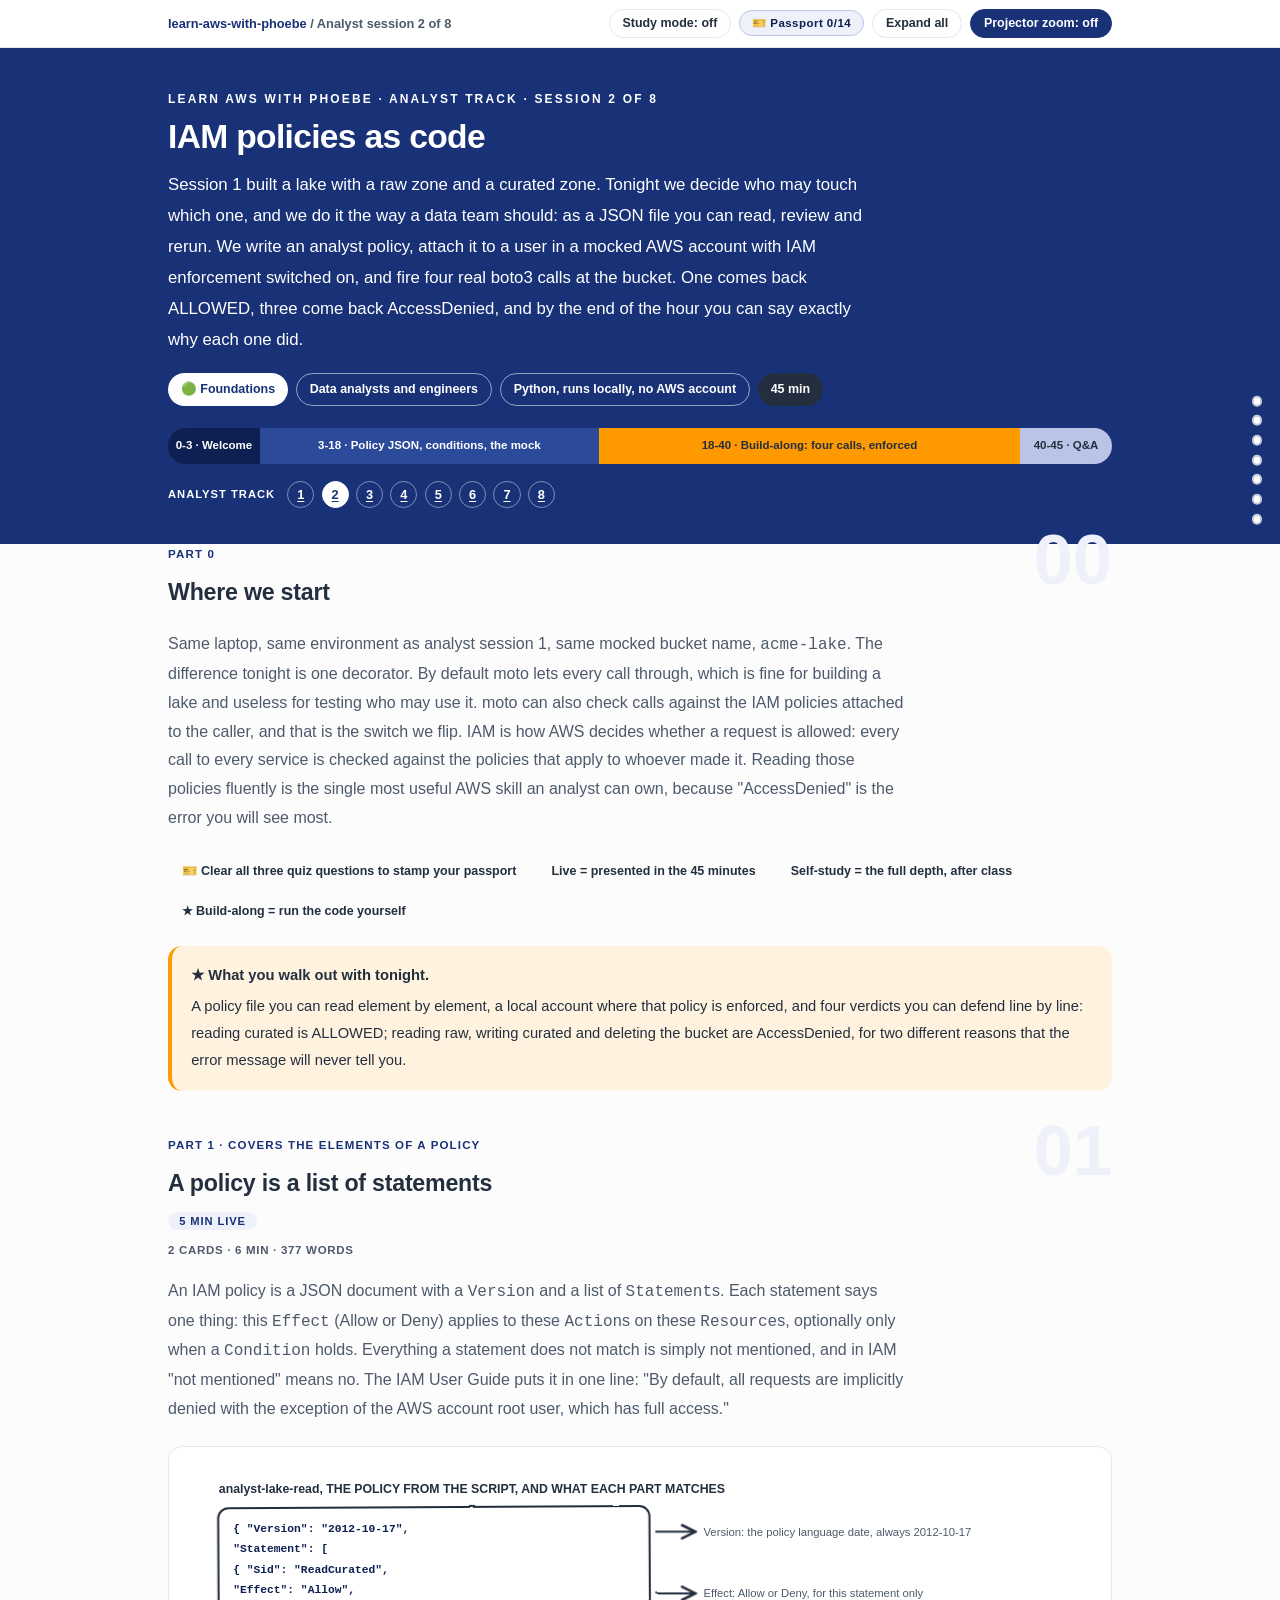
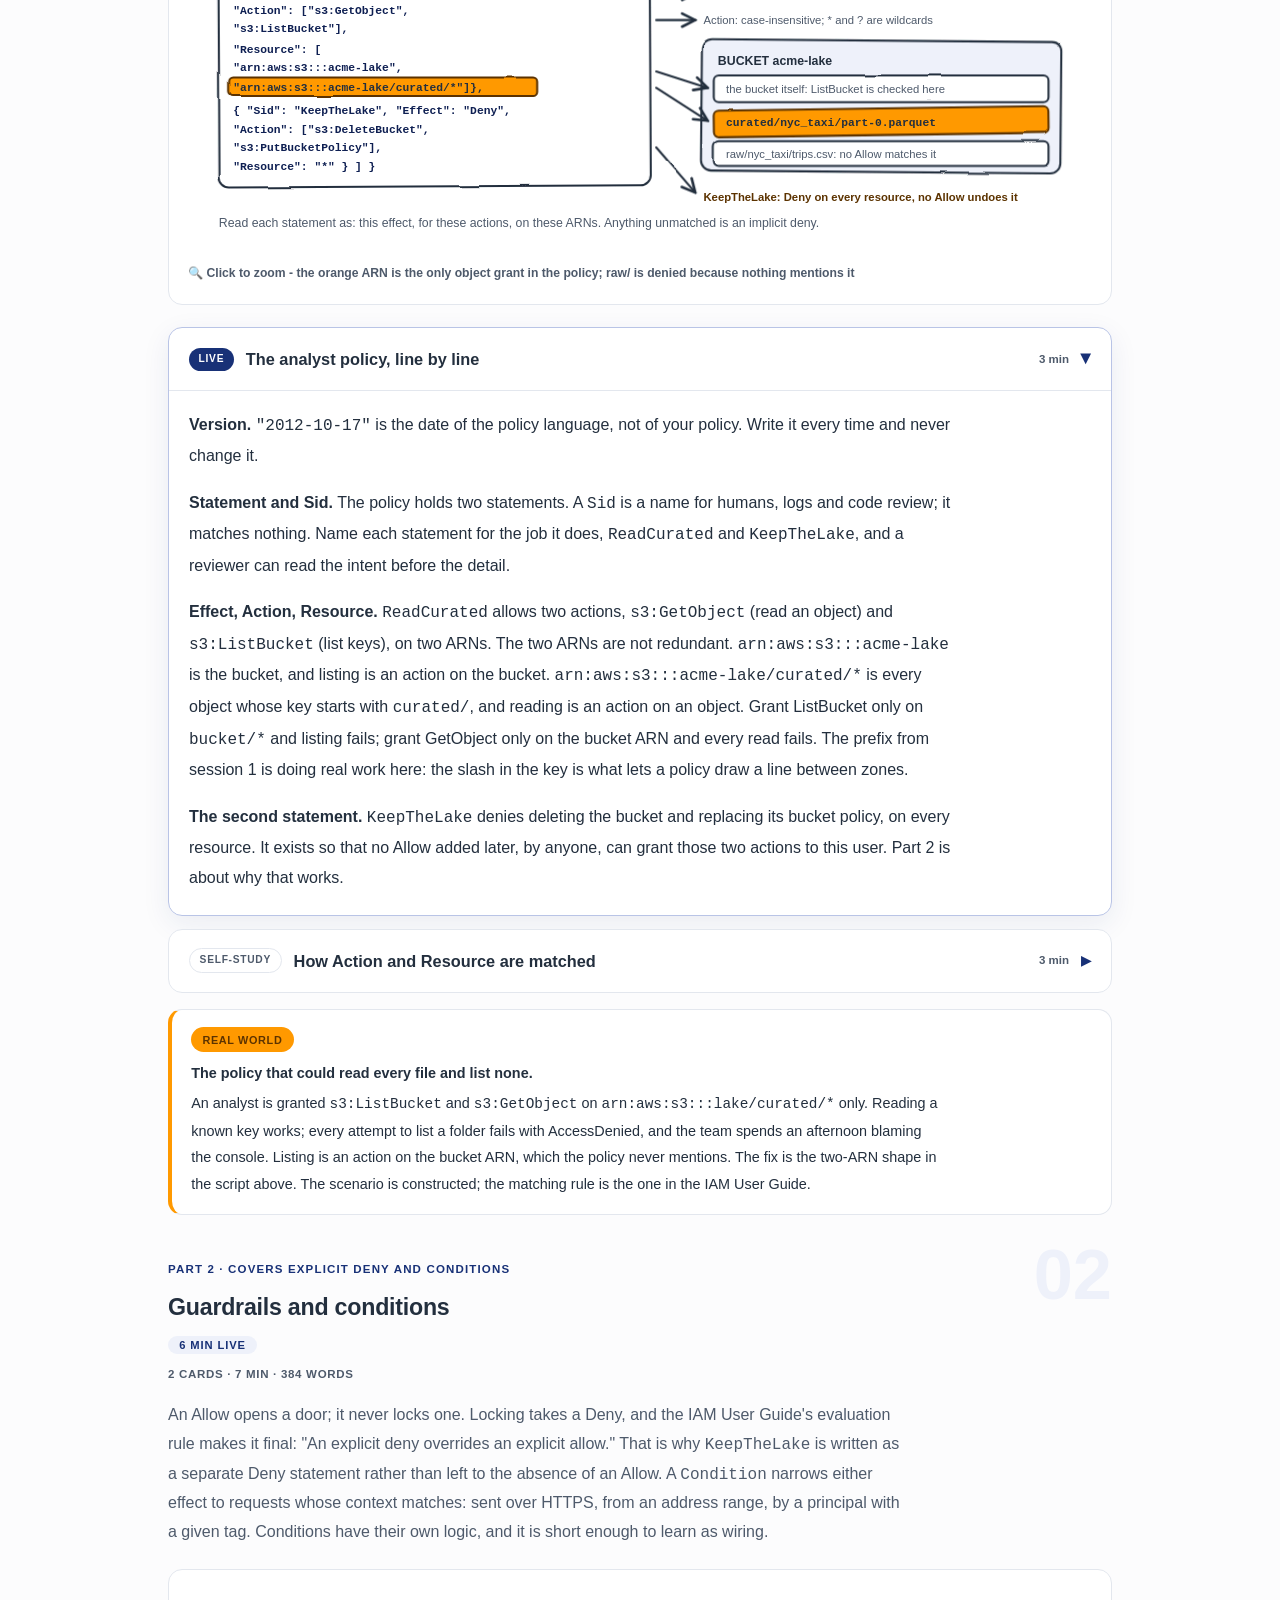
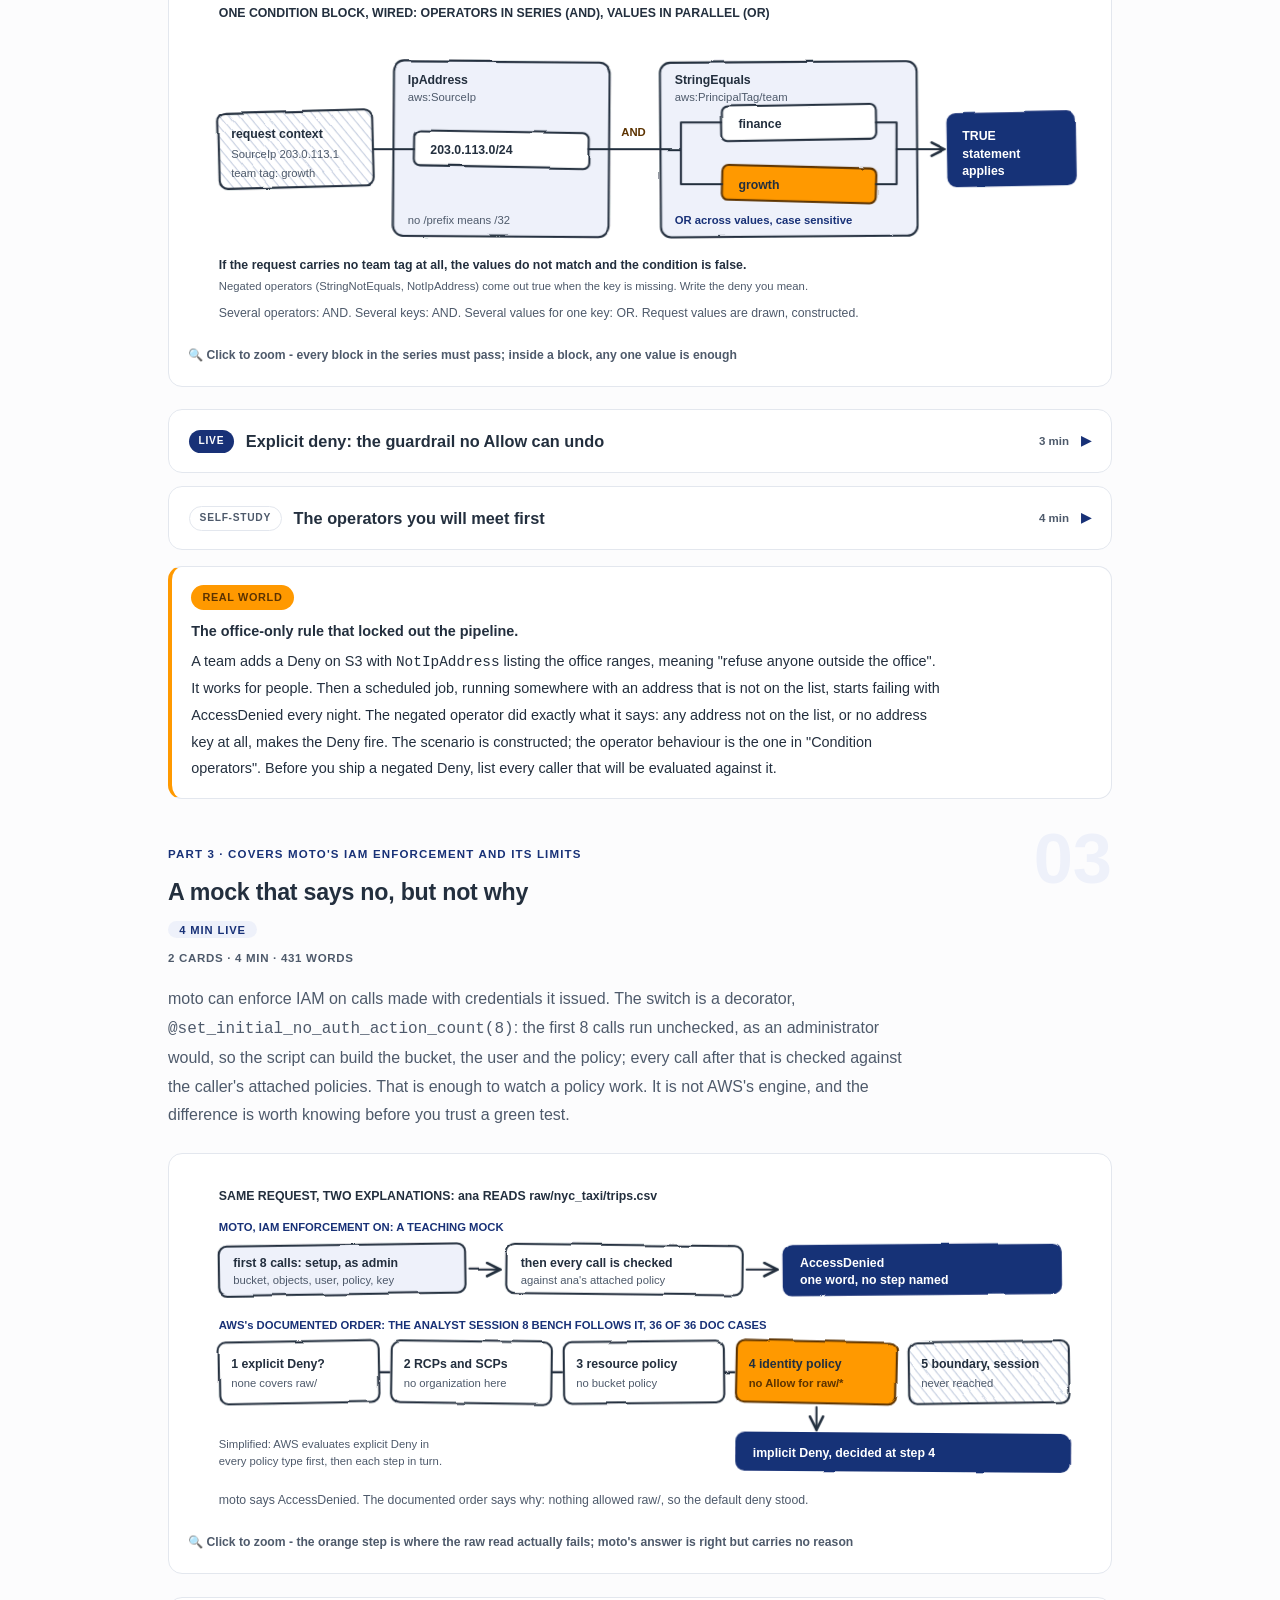
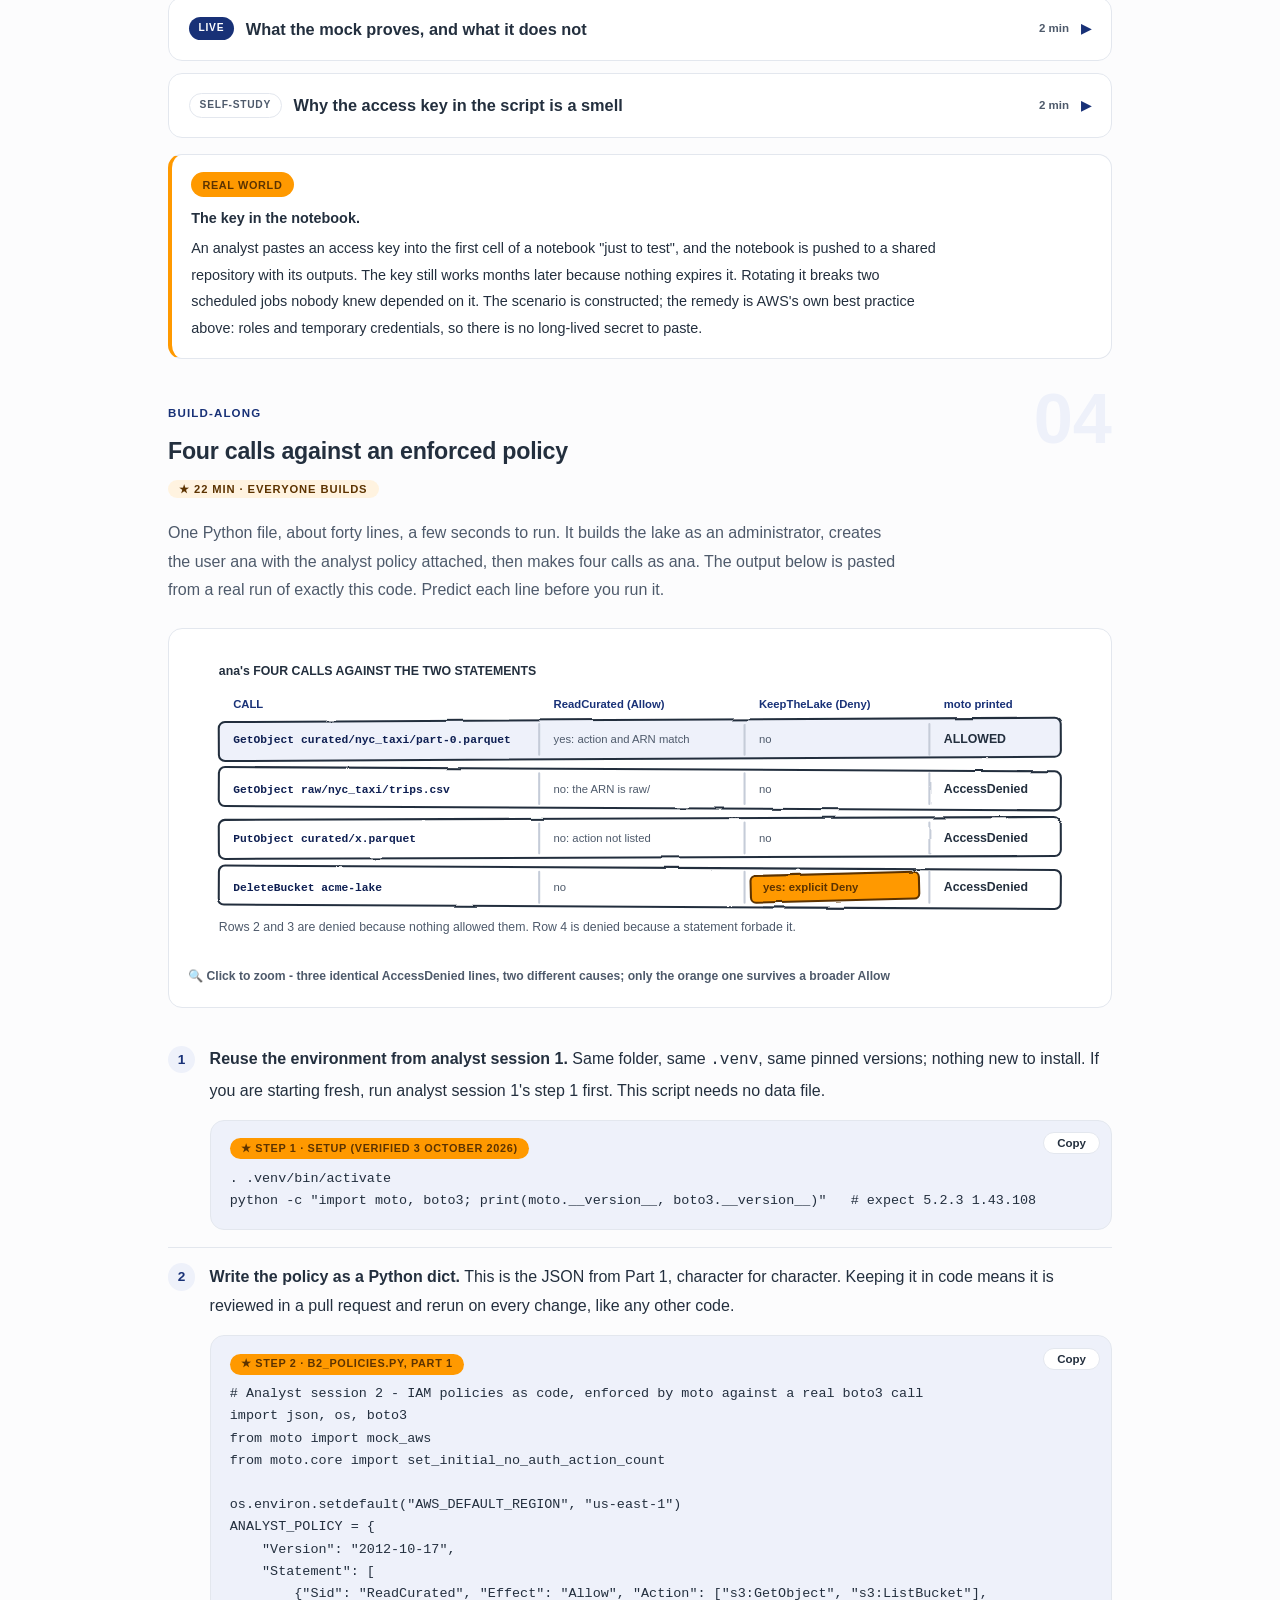
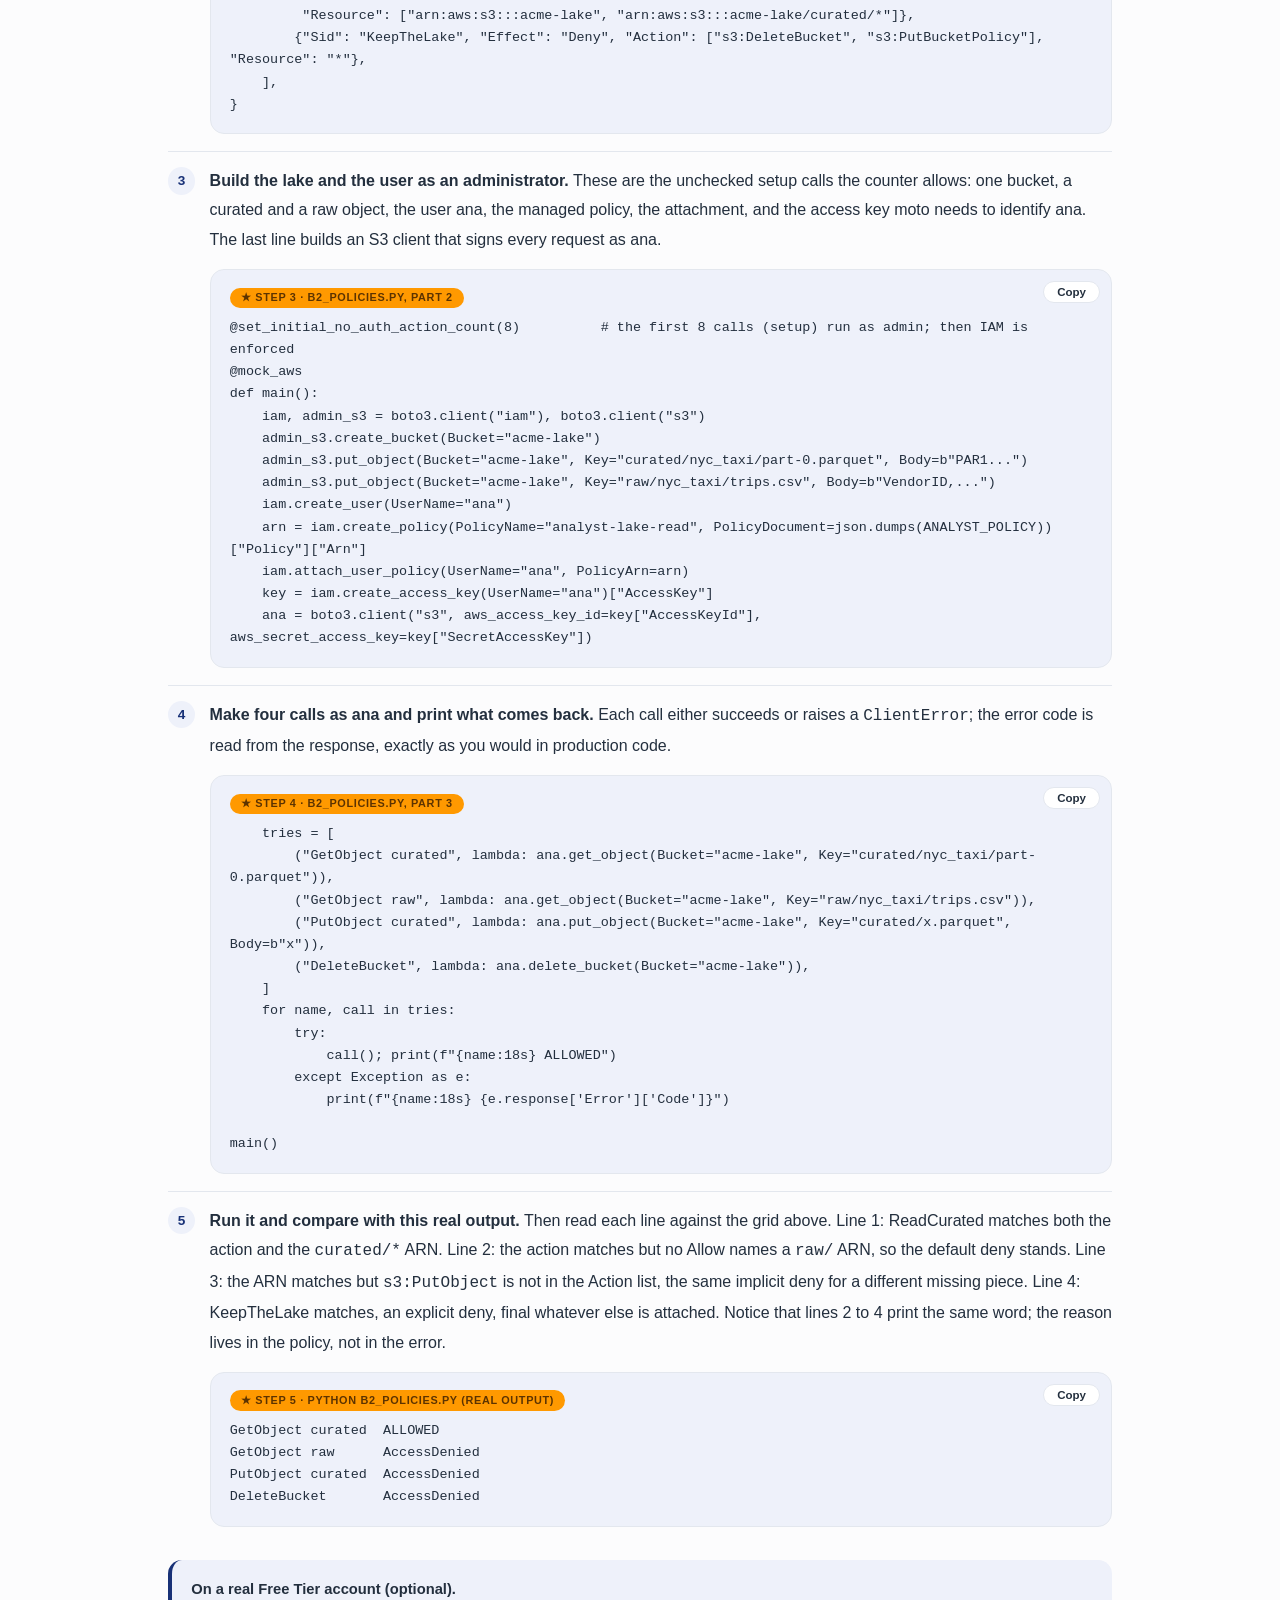
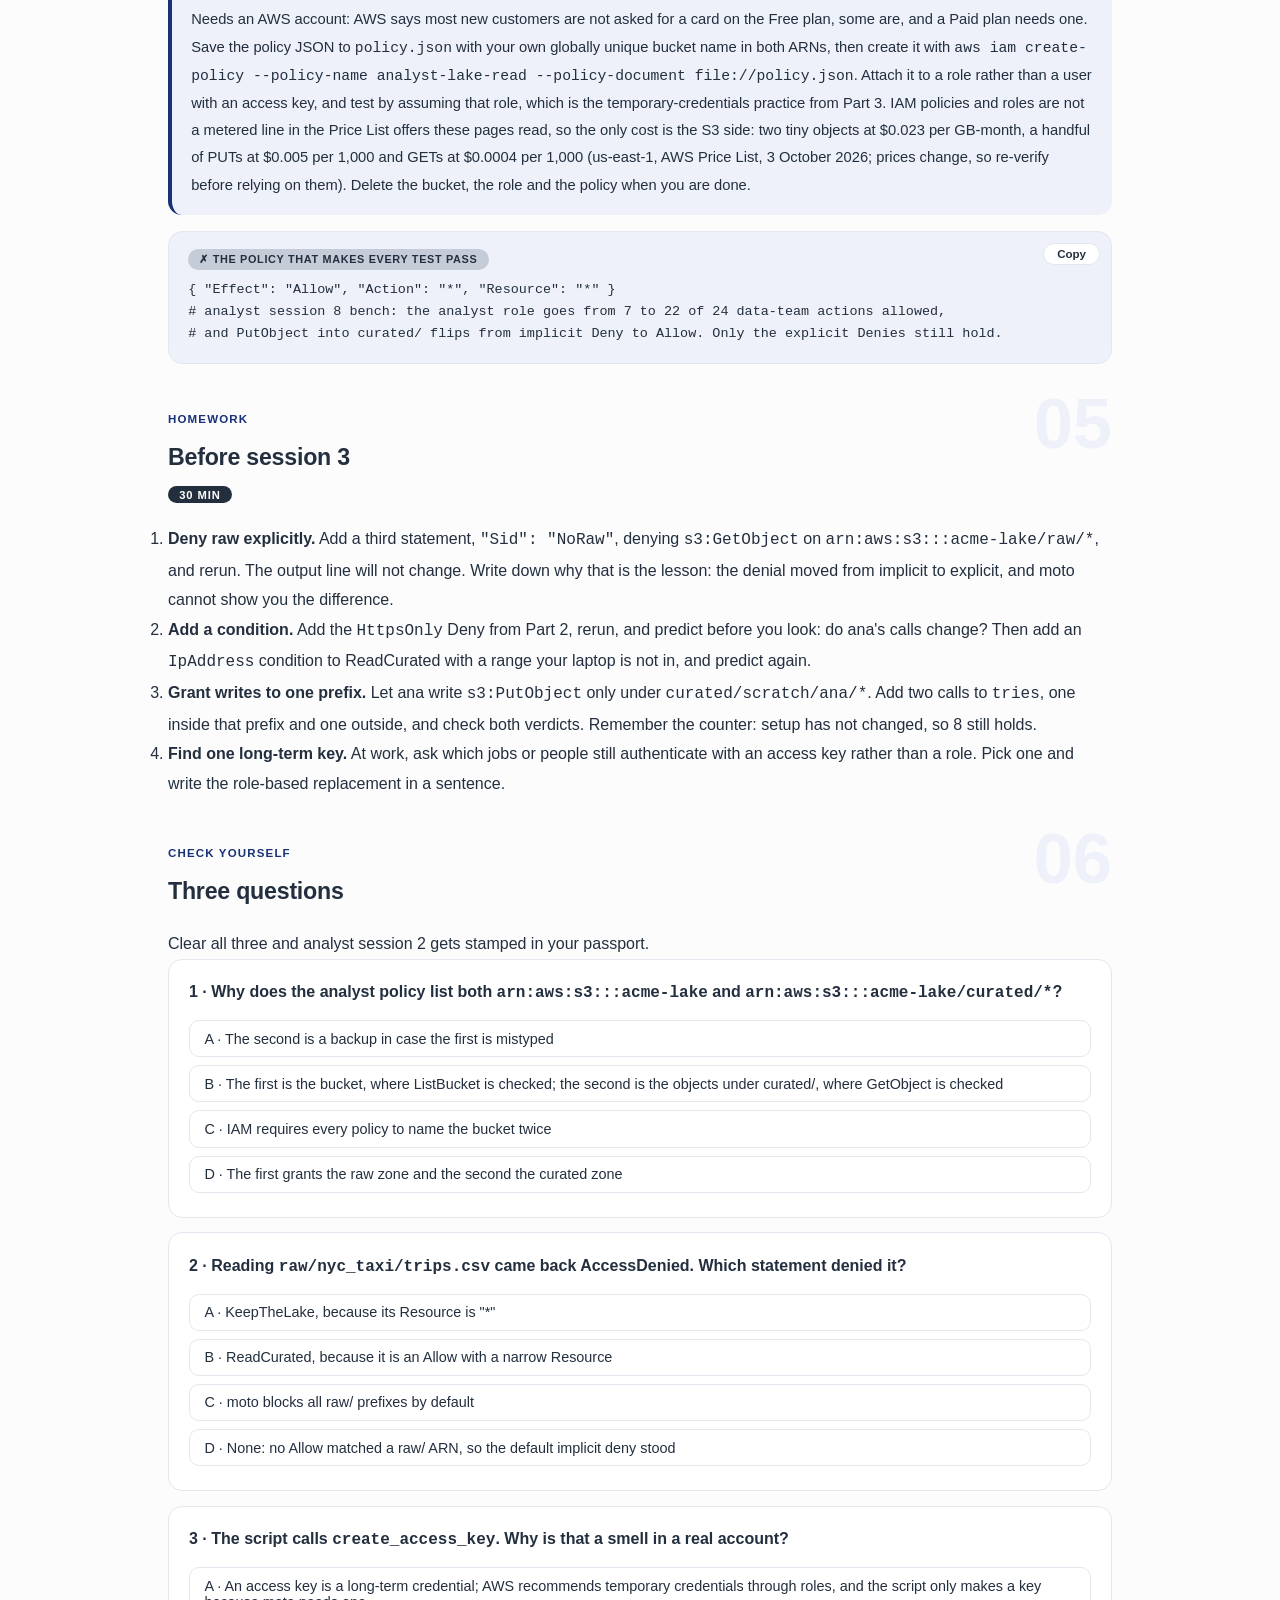
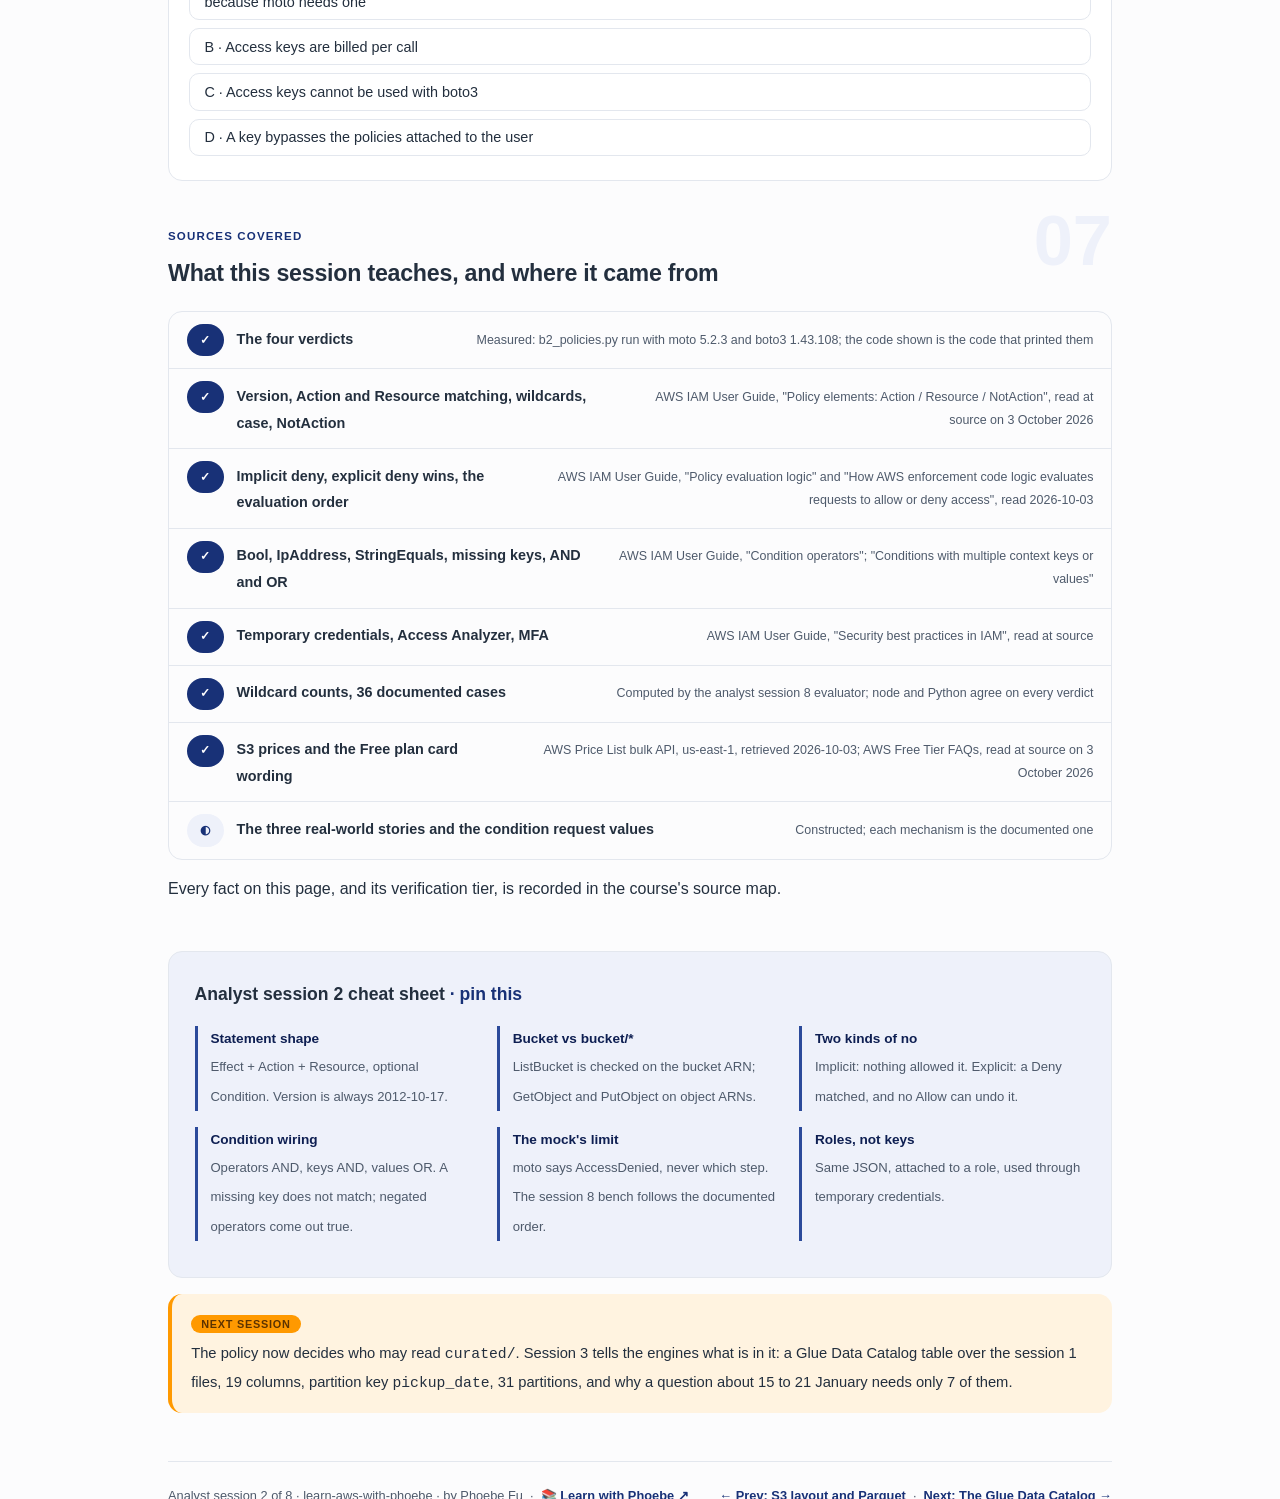
<file: courses/b2-iam-policies-as-code.html>
<!DOCTYPE html>
<html lang="en">
<head>
<meta charset="UTF-8">
<meta name="viewport" content="width=device-width, initial-scale=1.0">
<!-- social:start -->
<meta name="description" content="Analyst session 2 of 8. An analyst policy written as JSON, attached to a user in a mocked AWS account with IAM enforcement switched on, and four real boto3 calls that come back ALLOWED or AccessDenied, each explained against the policy.">
<meta property="og:type" content="article">
<meta property="og:site_name" content="Learn with Phoebe">
<meta property="og:title" content="IAM policies as code - learn aws with phoebe">
<meta property="og:description" content="Analyst session 2 of 8. Read curated: ALLOWED. Read raw, write curated, delete the bucket: AccessDenied. Three denials, two different reasons.">
<meta property="og:url" content="https://phoebefu6.github.io/learn-aws-with-phoebe/courses/b2-iam-policies-as-code.html">
<meta property="og:image" content="https://phoebefu6.github.io/learn-aws-with-phoebe/assets/og-cover.png">
<meta property="og:image:width" content="1200">
<meta property="og:image:height" content="630">
<meta name="twitter:card" content="summary_large_image">
<meta name="twitter:title" content="IAM policies as code - learn aws with phoebe">
<meta name="twitter:description" content="Analyst session 2 of 8. Policy JSON, explicit deny guardrails and conditions, enforced on your laptop with moto.">
<meta name="twitter:image" content="https://phoebefu6.github.io/learn-aws-with-phoebe/assets/og-cover.png">
<!-- social:end -->
<title>Analyst session 2 · IAM policies as code - learn aws with phoebe</title>
<link rel="stylesheet" href="../assets/style.css?v=21">
</head>
<body>

<div class="toolbar">
  <div class="wrap">
    <span class="crumb"><a href="../index.html">learn-aws-with-phoebe</a> / Analyst session 2 of 8</span>
    <button class="btn" id="toggle-all" type="button">Expand all</button>
    <button class="btn primary" id="zoom-toggle" type="button">Projector zoom: off</button>
  </div>
</div>

<header class="masthead">
  <div class="wrap">
    <div class="eyebrow">Learn AWS with Phoebe · Analyst track · Session 2 of 8</div>
    <h1>IAM policies <span class="accent">as code</span></h1>
    <p class="sub">Session 1 built a lake with a raw zone and a curated zone. Tonight we decide who may touch which one, and we do it the way a data team should: as a JSON file you can read, review and rerun. We write an analyst policy, attach it to a user in a mocked AWS account with IAM enforcement switched on, and fire four real boto3 calls at the bucket. One comes back ALLOWED, three come back AccessDenied, and by the end of the hour you can say exactly why each one did.</p>
    <div class="chip-row">
      <span class="chip level">🟢 Foundations</span>
      <span class="chip audience">Data analysts and engineers</span>
      <span class="chip audience">Python, runs locally, no AWS account</span>
      <span class="chip time">45 min</span>
    </div>
    <div class="agenda">
      <span class="a1" style="flex:1">0-3 · Welcome</span>
      <span class="a2" style="flex:4">3-18 · Policy JSON, conditions, the mock</span>
      <span class="a3" style="flex:5">18-40 · Build-along: four calls, enforced</span>
      <span class="a4" style="flex:1">40-45 · Q&amp;A</span>
    </div>
  </div>
</header>

<main class="wrap">

  <section class="section" id="intro">
    <div class="section-kicker">
      <span class="klabel">Part 0</span>
      <h2>Where we start</h2>
    </div>
    <p class="lede">Same laptop, same environment as analyst session 1, same mocked bucket name, <code>acme-lake</code>. The difference tonight is one decorator. By default moto lets every call through, which is fine for building a lake and useless for testing who may use it. moto can also check calls against the IAM policies attached to the caller, and that is the switch we flip. IAM is how AWS decides whether a request is allowed: every call to every service is checked against the policies that apply to whoever made it. Reading those policies fluently is the single most useful AWS skill an analyst can own, because "AccessDenied" is the error you will see most.</p>

    <div class="legend">
      <span class="pill">🎫 Clear all three quiz questions to stamp your passport</span>
      <span class="pill">Live = presented in the 45 minutes</span>
      <span class="pill">Self-study = the full depth, after class</span>
      <span class="pill">★ Build-along = run the code yourself</span>
    </div>

    <div class="callout win">
      <p><strong>★ What you walk out with tonight.</strong> A policy file you can read element by element, a local account where that policy is enforced, and four verdicts you can defend line by line: reading curated is ALLOWED; reading raw, writing curated and deleting the bucket are AccessDenied, for two different reasons that the error message will never tell you.</p>
    </div>
  </section>

  <section class="section" id="part-1">
    <div class="section-kicker">
      <span class="klabel">Part 1 · covers the elements of a policy</span>
      <h2>A policy is a list of statements</h2>
      <span class="tag concept">5 min live</span>
    </div>
    <p class="lede">An IAM policy is a JSON document with a <code>Version</code> and a list of <code>Statement</code>s. Each statement says one thing: this <code>Effect</code> (Allow or Deny) applies to these <code>Action</code>s on these <code>Resource</code>s, optionally only when a <code>Condition</code> holds. Everything a statement does not match is simply not mentioned, and in IAM "not mentioned" means no. The IAM User Guide puts it in one line: "By default, all requests are implicitly denied with the exception of the AWS account root user, which has full access."</p>

    <figure class="zoomable">
      <svg viewBox="0 0 880 376" xmlns="http://www.w3.org/2000/svg" role="img" aria-label="The analyst policy from the script printed on the left as JSON, with two statements. Arrows run from its elements to what they match on the right. Version is the policy language date, 2012-10-17. Effect is Allow or Deny. Action lists s3:GetObject and s3:ListBucket, matched case-insensitively. The first Resource ARN, arn:aws:s3:::acme-lake, points at the bucket itself, where ListBucket applies. The second, arn:aws:s3:::acme-lake/curated/*, is highlighted and points at the object curated/nyc_taxi/part-0.parquet. The object raw/nyc_taxi/trips.csv is matched by no Allow and is denied. The second statement, KeepTheLake, denies DeleteBucket and PutBucketPolicy on every resource.">
        <defs>
          <filter id="b2aSk" x="-3%" y="-3%" width="106%" height="106%"><feTurbulence type="fractalNoise" baseFrequency="0.02" numOctaves="2" seed="17" result="n"/><feDisplacementMap in="SourceGraphic" in2="n" scale="2.4" xChannelSelector="R" yChannelSelector="G"/></filter>
          <pattern id="b2aHc" patternUnits="userSpaceOnUse" width="7" height="7" patternTransform="rotate(-38)"><line x1="0" y1="0" x2="0" y2="7" stroke="#183177" stroke-width="1" opacity=".5"/></pattern>
          <marker id="b2aAr" viewBox="0 0 10 10" refX="9" refY="5" markerWidth="8" markerHeight="8" orient="auto"><path d="M1 1 L9 5 L1 9" fill="none" stroke="#232F3E" stroke-width="1.6" stroke-linecap="round"/></marker>
        </defs>
        <style>
          .b2aH { font: 800 12px Inter, sans-serif; fill: #232F3E; }
          .b2aL { font: 600 12px Inter, sans-serif; fill: #232F3E; }
          .b2aS { font: 400 11px Inter, sans-serif; fill: #4E5A6B; }
          .b2aB { font: 800 11px Inter, sans-serif; fill: #5C3300; }
          .b2aC { font: 600 11px ui-monospace, Menlo, monospace; fill: #0E1F52; }
          .b2aK { font: 700 11px ui-monospace, Menlo, monospace; fill: #232F3E; }
          .b2aN { font: 400 12px Inter, sans-serif; fill: #4E5A6B; }
        </style>

        <text class="b2aH" x="30" y="26">analyst-lake-read, THE POLICY FROM THE SCRIPT, AND WHAT EACH PART MATCHES</text>

        <g filter="url(#b2aSk)" fill="none" stroke="#232F3E" stroke-width="2" stroke-linecap="round" stroke-linejoin="round">
          <rect x="30" y="40" width="420" height="272" rx="10" transform="rotate(-0.3 240 176)" fill="#FFFFFF"/>
          <rect x="40" y="206" width="300" height="18" rx="4" fill="#FF9900" stroke="#5C3300"/>
          <rect x="500" y="170" width="350" height="128" rx="10" transform="rotate(0.5 675 234)" fill="#EEF1FA"/>
          <rect x="512" y="204" width="326" height="26" rx="5" fill="#FFFFFF"/>
          <rect x="512" y="236" width="326" height="26" rx="5" transform="rotate(-0.8 675 249)" fill="#FF9900" stroke="#5C3300"/>
          <rect x="512" y="268" width="326" height="24" rx="5" fill="#FFFFFF"/>
          <path d="M456 64 L494 64" marker-end="url(#b2aAr)"/>
          <path d="M456 124 L494 124" marker-end="url(#b2aAr)"/>
          <path d="M456 150 L494 150" marker-end="url(#b2aAr)"/>
          <path d="M456 200 L506 216" marker-end="url(#b2aAr)"/>
          <path d="M456 216 L506 248" marker-end="url(#b2aAr)"/>
          <path d="M456 274 L494 318" marker-end="url(#b2aAr)"/>
        </g>

        <text class="b2aC" x="44" y="64">{ "Version": "2012-10-17",</text>
        <text class="b2aC" x="44" y="84">  "Statement": [</text>
        <text class="b2aC" x="44" y="104">  { "Sid": "ReadCurated",</text>
        <text class="b2aC" x="44" y="124">    "Effect": "Allow",</text>
        <text class="b2aC" x="44" y="144">    "Action": ["s3:GetObject",</text>
        <text class="b2aC" x="44" y="162">               "s3:ListBucket"],</text>
        <text class="b2aC" x="44" y="182">    "Resource": [</text>
        <text class="b2aC" x="44" y="200">      "arn:aws:s3:::acme-lake",</text>
        <text class="b2aK" x="44" y="219">      "arn:aws:s3:::acme-lake/curated/*"]},</text>
        <text class="b2aC" x="44" y="242">  { "Sid": "KeepTheLake", "Effect": "Deny",</text>
        <text class="b2aC" x="44" y="260">    "Action": ["s3:DeleteBucket",</text>
        <text class="b2aC" x="44" y="278">               "s3:PutBucketPolicy"],</text>
        <text class="b2aC" x="44" y="296">    "Resource": "*" } ] }</text>

        <text class="b2aS" x="502" y="68">Version: the policy language date, always 2012-10-17</text>
        <text class="b2aS" x="502" y="128">Effect: Allow or Deny, for this statement only</text>
        <text class="b2aS" x="502" y="154">Action: case-insensitive; * and ? are wildcards</text>

        <text class="b2aL" x="516" y="194">BUCKET acme-lake</text>
        <text class="b2aS" x="524" y="221">the bucket itself: ListBucket is checked here</text>
        <text class="b2aK" x="524" y="253">curated/nyc_taxi/part-0.parquet</text>
        <text class="b2aS" x="524" y="284">raw/nyc_taxi/trips.csv: no Allow matches it</text>

        <text class="b2aB" x="502" y="326">KeepTheLake: Deny on every resource, no Allow undoes it</text>

        <text class="b2aN" x="30" y="352">Read each statement as: this effect, for these actions, on these ARNs. Anything unmatched is an implicit deny.</text>
      </svg>
      <figcaption>🔍 Click to zoom - the orange ARN is the only object grant in the policy; raw/ is denied because nothing mentions it</figcaption>
    </figure>

    <details class="card" open>
      <summary><span class="mode live">Live</span>The analyst policy, line by line<span class="mini">3 min</span><span class="caret">▶</span></summary>
      <div class="body">
        <p><strong>Version.</strong> <code>"2012-10-17"</code> is the date of the policy language, not of your policy. Write it every time and never change it.</p>
        <p><strong>Statement and Sid.</strong> The policy holds two statements. A <code>Sid</code> is a name for humans, logs and code review; it matches nothing. Name each statement for the job it does, <code>ReadCurated</code> and <code>KeepTheLake</code>, and a reviewer can read the intent before the detail.</p>
        <p><strong>Effect, Action, Resource.</strong> <code>ReadCurated</code> allows two actions, <code>s3:GetObject</code> (read an object) and <code>s3:ListBucket</code> (list keys), on two ARNs. The two ARNs are not redundant. <code>arn:aws:s3:::acme-lake</code> is the bucket, and listing is an action on the bucket. <code>arn:aws:s3:::acme-lake/curated/*</code> is every object whose key starts with <code>curated/</code>, and reading is an action on an object. Grant ListBucket only on <code>bucket/*</code> and listing fails; grant GetObject only on the bucket ARN and every read fails. The prefix from session 1 is doing real work here: the slash in the key is what lets a policy draw a line between zones.</p>
        <p><strong>The second statement.</strong> <code>KeepTheLake</code> denies deleting the bucket and replacing its bucket policy, on every resource. It exists so that no Allow added later, by anyone, can grant those two actions to this user. Part 2 is about why that works.</p>
      </div>
    </details>

    <details class="card">
      <summary><span class="mode self">Self-study</span>How Action and Resource are matched<span class="mini">3 min</span><span class="caret">▶</span></summary>
      <div class="body">
        <p><strong>Actions.</strong> The IAM User Guide, "Policy elements: Action": "The prefix and the action name are case insensitive", so <code>s3:getobject</code> matches <code>s3:GetObject</code>. Wildcards work: <code>*</code> for any run of characters and <code>?</code> for one, as in the guide's example <code>iam:*AccessKey*</code>, which covers creating, listing, updating and deleting access keys in one pattern.</p>
        <p><strong>Resources.</strong> "Policy elements: Resource": wildcards can sit inside ARN segments. The guide's example pattern <code>bucket/*/test/*</code> matches <code>bucket/1/2/test/3/object.jpg</code> and does not match <code>bucket/1-test/object.jpg</code>, because the slash is part of the pattern. Case is not forgiven the way it is for actions: "In the Resource element, the IAM user name is case sensitive." Treat every ARN as exact text and copy it rather than retyping it.</p>
        <p><strong>NotAction, the inverted list.</strong> <code>NotAction</code> with Allow grants everything except what you list; the guide's example "allows users to access every action in every AWS service except for IAM", and warns that it "could result in granting users more permissions than you intended." If you meet one in review, read it as a wildcard and ask what it lets through.</p>
      </div>
    </details>

    <div class="callout example">
      <span class="ex-pill">Real world</span>
      <p><strong>The policy that could read every file and list none.</strong> An analyst is granted <code>s3:ListBucket</code> and <code>s3:GetObject</code> on <code>arn:aws:s3:::lake/curated/*</code> only. Reading a known key works; every attempt to list a folder fails with AccessDenied, and the team spends an afternoon blaming the console. Listing is an action on the bucket ARN, which the policy never mentions. The fix is the two-ARN shape in the script above. The scenario is constructed; the matching rule is the one in the IAM User Guide.</p>
    </div>
  </section>

  <section class="section" id="part-2">
    <div class="section-kicker">
      <span class="klabel">Part 2 · covers explicit deny and conditions</span>
      <h2>Guardrails and conditions</h2>
      <span class="tag concept">6 min live</span>
    </div>
    <p class="lede">An Allow opens a door; it never locks one. Locking takes a Deny, and the IAM User Guide's evaluation rule makes it final: "An explicit deny overrides an explicit allow." That is why <code>KeepTheLake</code> is written as a separate Deny statement rather than left to the absence of an Allow. A <code>Condition</code> narrows either effect to requests whose context matches: sent over HTTPS, from an address range, by a principal with a given tag. Conditions have their own logic, and it is short enough to learn as wiring.</p>

    <figure class="zoomable">
      <svg viewBox="0 0 880 336" xmlns="http://www.w3.org/2000/svg" role="img" aria-label="A condition block drawn as a circuit. A request with source IP 203.0.113.1 and a team tag of growth enters on the left. It passes through two operator blocks in series, which means AND. The first, IpAddress on aws:SourceIp, has one value, 203.0.113.0/24, which matches. The second, StringEquals on aws:PrincipalTag/team, has two values in parallel, finance and growth, which means OR; growth matches and is highlighted. Both blocks pass, so the condition is true and the statement applies. Below, a note: if the request carries no team tag at all, the values do not match and the condition is false, while negated operators are true.">
        <defs>
          <filter id="b2bSk" x="-3%" y="-3%" width="106%" height="106%"><feTurbulence type="fractalNoise" baseFrequency="0.02" numOctaves="2" seed="23" result="n"/><feDisplacementMap in="SourceGraphic" in2="n" scale="2.4" xChannelSelector="R" yChannelSelector="G"/></filter>
          <pattern id="b2bHc" patternUnits="userSpaceOnUse" width="7" height="7" patternTransform="rotate(-38)"><line x1="0" y1="0" x2="0" y2="7" stroke="#183177" stroke-width="1" opacity=".5"/></pattern>
          <marker id="b2bAr" viewBox="0 0 10 10" refX="9" refY="5" markerWidth="8" markerHeight="8" orient="auto"><path d="M1 1 L9 5 L1 9" fill="none" stroke="#232F3E" stroke-width="1.6" stroke-linecap="round"/></marker>
        </defs>
        <style>
          .b2bH { font: 800 12px Inter, sans-serif; fill: #232F3E; }
          .b2bL { font: 600 12px Inter, sans-serif; fill: #232F3E; }
          .b2bS { font: 400 11px Inter, sans-serif; fill: #4E5A6B; }
          .b2bB { font: 800 11px Inter, sans-serif; fill: #5C3300; }
          .b2bW { font: 800 12px Inter, sans-serif; fill: #FFFFFF; }
          .b2bA { font: 700 11px Inter, sans-serif; fill: #183177; }
          .b2bN { font: 400 12px Inter, sans-serif; fill: #4E5A6B; }
        </style>

        <text class="b2bH" x="30" y="26">ONE CONDITION BLOCK, WIRED: OPERATORS IN SERIES (AND), VALUES IN PARALLEL (OR)</text>

        <g filter="url(#b2bSk)" fill="none" stroke="#232F3E" stroke-width="2" stroke-linecap="round" stroke-linejoin="round">
          <rect x="30" y="118" width="150" height="74" rx="8" transform="rotate(-1.5 105 155)" fill="url(#b2bHc)"/>
          <rect x="200" y="70" width="210" height="170" rx="10" transform="rotate(0.4 305 155)" fill="#EEF1FA"/>
          <rect x="460" y="70" width="250" height="170" rx="10" transform="rotate(-0.4 585 155)" fill="#EEF1FA"/>
          <rect x="220" y="138" width="170" height="34" rx="6" transform="rotate(1 305 155)" fill="#FFFFFF"/>
          <rect x="520" y="112" width="150" height="34" rx="6" transform="rotate(-1 595 129)" fill="#FFFFFF"/>
          <rect x="520" y="172" width="150" height="34" rx="6" transform="rotate(1.5 595 189)" fill="#FF9900" stroke="#5C3300"/>
          <rect x="740" y="120" width="124" height="70" rx="8" transform="rotate(-1 802 155)" fill="#183177" stroke="#183177"/>
          <path d="M180 155 L220 155"/>
          <path d="M390 155 L480 155 M480 129 L480 189 M480 129 L520 129 M480 189 L520 189"/>
          <path d="M670 129 L690 129 M670 189 L690 189 M690 129 L690 189"/>
          <path d="M690 155 L736 155" marker-end="url(#b2bAr)"/>
        </g>

        <text class="b2bL" x="42" y="144">request context</text>
        <text class="b2bS" x="42" y="164">SourceIp 203.0.113.1</text>
        <text class="b2bS" x="42" y="182">team tag: growth</text>

        <text class="b2bH" x="214" y="92">IpAddress</text>
        <text class="b2bS" x="214" y="108">aws:SourceIp</text>
        <text class="b2bL" x="236" y="160">203.0.113.0/24</text>
        <text class="b2bS" x="214" y="228">no /prefix means /32</text>

        <text class="b2bB" x="422" y="142">AND</text>

        <text class="b2bH" x="474" y="92">StringEquals</text>
        <text class="b2bS" x="474" y="108">aws:PrincipalTag/team</text>
        <text class="b2bL" x="536" y="134">finance</text>
        <text class="b2bL" x="536" y="194">growth</text>
        <text class="b2bA" x="474" y="228">OR across values, case sensitive</text>

        <text class="b2bW" x="754" y="146">TRUE</text>
        <text class="b2bW" x="754" y="164">statement</text>
        <text class="b2bW" x="754" y="180">applies</text>

        <text class="b2bL" x="30" y="272">If the request carries no team tag at all, the values do not match and the condition is false.</text>
        <text class="b2bS" x="30" y="292">Negated operators (StringNotEquals, NotIpAddress) come out true when the key is missing. Write the deny you mean.</text>
        <text class="b2bN" x="30" y="318">Several operators: AND. Several keys: AND. Several values for one key: OR. Request values are drawn, constructed.</text>
      </svg>
      <figcaption>🔍 Click to zoom - every block in the series must pass; inside a block, any one value is enough</figcaption>
    </figure>

    <details class="card">
      <summary><span class="mode live">Live</span>Explicit deny: the guardrail no Allow can undo<span class="mini">3 min</span><span class="caret">▶</span></summary>
      <div class="body">
        <p>The IAM User Guide, "Policy evaluation logic", gives three outcomes and a strict order between them. A request starts denied. An Allow that matches lifts that default. A Deny that matches, in any policy that applies, ends the evaluation: "An explicit deny overrides an explicit allow." So there are two kinds of no. An <strong>implicit deny</strong> means nothing allowed the request, and the next Allow someone attaches will change the answer. An <strong>explicit deny</strong> means a statement forbade it, and no Allow anywhere changes the answer.</p>
        <p>That is the whole design of <code>KeepTheLake</code>. Today the analyst user has no Allow for <code>s3:DeleteBucket</code>, so an implicit deny would already stop it. The explicit Deny is for next quarter, when someone attaches a broad managed policy to the same user to fix an unrelated ticket. The guardrail holds anyway. The analyst session 8 bench measures this: adding <code>"Action": "*", "Resource": "*"</code> to the analyst role takes it from 7 to 22 of 24 data-team actions allowed, and the two explicit Denies, DeleteBucket and PutBucketPolicy, are the two that still hold.</p>
      </div>
    </details>

    <details class="card">
      <summary><span class="mode self">Self-study</span>The operators you will meet first<span class="mini">4 min</span><span class="caret">▶</span></summary>
      <div class="body">
        <p>From the IAM User Guide, "Condition operators" and "Conditions with multiple context keys or values":</p>
        <p><strong>Bool.</strong> The classic use is refusing plain HTTP. A Deny with <code>"Bool": {"aws:SecureTransport": "false"}</code> fires on any request sent without TLS. Read the missing-key rule into it: if a request carries no <code>aws:SecureTransport</code> key at all, "the values do not match and the condition is false", so this Deny does not fire on that request. The analyst session 8 bench has that exact case, T22.</p>
        <div class="prompt-box good"><span class="label">★ A Deny that refuses plain HTTP to the lake</span>{ "Sid": "HttpsOnly", "Effect": "Deny", "Action": "s3:*",
  "Resource": ["arn:aws:s3:::acme-lake", "arn:aws:s3:::acme-lake/*"],
  "Condition": { "Bool": { "aws:SecureTransport": "false" } } }</div>
        <p><strong>IpAddress.</strong> Matches the caller's address against CIDR ranges in <code>aws:SourceIp</code>. A value written without a prefix length is treated as /32, a single address.</p>
        <p><strong>StringEquals.</strong> "Exact matching, case sensitive". <code>growth</code> and <code>Growth</code> are different teams to IAM. Gating on principal tags is attribute-based access control; the concept, and when to choose it over roles, belongs to <a href="https://phoebefu6.github.io/learn-data-access-control-with-phoebe/">learn-data-access-control</a>. Here we only read the JSON.</p>
        <p><strong>Combining.</strong> Several operators in one Condition are ANDed, several keys are ANDed, several values for one key are ORed, and for negated operators several values combine as NOR: the request must match none of them.</p>
      </div>
    </details>

    <div class="callout example">
      <span class="ex-pill">Real world</span>
      <p><strong>The office-only rule that locked out the pipeline.</strong> A team adds a Deny on S3 with <code>NotIpAddress</code> listing the office ranges, meaning "refuse anyone outside the office". It works for people. Then a scheduled job, running somewhere with an address that is not on the list, starts failing with AccessDenied every night. The negated operator did exactly what it says: any address not on the list, or no address key at all, makes the Deny fire. The scenario is constructed; the operator behaviour is the one in "Condition operators". Before you ship a negated Deny, list every caller that will be evaluated against it.</p>
    </div>
  </section>

  <section class="section" id="part-3">
    <div class="section-kicker">
      <span class="klabel">Part 3 · covers moto's IAM enforcement and its limits</span>
      <h2>A mock that says no, but not why</h2>
      <span class="tag concept">4 min live</span>
    </div>
    <p class="lede">moto can enforce IAM on calls made with credentials it issued. The switch is a decorator, <code>@set_initial_no_auth_action_count(8)</code>: the first 8 calls run unchecked, as an administrator would, so the script can build the bucket, the user and the policy; every call after that is checked against the caller's attached policies. That is enough to watch a policy work. It is not AWS's engine, and the difference is worth knowing before you trust a green test.</p>

    <figure class="zoomable">
      <svg viewBox="0 0 880 340" xmlns="http://www.w3.org/2000/svg" role="img" aria-label="Two lanes for the same request, ana reading raw/nyc_taxi/trips.csv. Top lane, moto: the first 8 calls run as admin for setup, then every call is checked against ana's attached policy, and the answer is one word, AccessDenied, with no step named. Bottom lane, AWS's documented evaluation order, which the analyst session 8 bench follows and tests against 36 documented cases: step 1, any explicit Deny, none covers raw; step 2, RCPs and SCPs, no organization here; step 3, resource policy, no bucket policy; step 4, identity policy, highlighted, no Allow matches raw; step 5, boundary and session policies, never reached. The verdict is an implicit deny at step 4.">
        <defs>
          <filter id="b2cSk" x="-3%" y="-3%" width="106%" height="106%"><feTurbulence type="fractalNoise" baseFrequency="0.02" numOctaves="2" seed="37" result="n"/><feDisplacementMap in="SourceGraphic" in2="n" scale="2.4" xChannelSelector="R" yChannelSelector="G"/></filter>
          <pattern id="b2cHc" patternUnits="userSpaceOnUse" width="7" height="7" patternTransform="rotate(-38)"><line x1="0" y1="0" x2="0" y2="7" stroke="#183177" stroke-width="1" opacity=".5"/></pattern>
          <marker id="b2cAr" viewBox="0 0 10 10" refX="9" refY="5" markerWidth="8" markerHeight="8" orient="auto"><path d="M1 1 L9 5 L1 9" fill="none" stroke="#232F3E" stroke-width="1.6" stroke-linecap="round"/></marker>
        </defs>
        <style>
          .b2cH { font: 800 12px Inter, sans-serif; fill: #232F3E; }
          .b2cL { font: 600 12px Inter, sans-serif; fill: #232F3E; }
          .b2cS { font: 400 11px Inter, sans-serif; fill: #4E5A6B; }
          .b2cB { font: 800 11px Inter, sans-serif; fill: #5C3300; }
          .b2cW { font: 800 12px Inter, sans-serif; fill: #FFFFFF; }
          .b2cA { font: 700 11px Inter, sans-serif; fill: #183177; }
          .b2cN { font: 400 12px Inter, sans-serif; fill: #4E5A6B; }
        </style>

        <text class="b2cH" x="30" y="26">SAME REQUEST, TWO EXPLANATIONS: ana READS raw/nyc_taxi/trips.csv</text>

        <text class="b2cA" x="30" y="56">MOTO, IAM ENFORCEMENT ON: A TEACHING MOCK</text>
        <text class="b2cA" x="30" y="152">AWS's DOCUMENTED ORDER: THE ANALYST SESSION 8 BENCH FOLLOWS IT, 36 OF 36 DOC CASES</text>

        <g filter="url(#b2cSk)" fill="none" stroke="#232F3E" stroke-width="2" stroke-linecap="round" stroke-linejoin="round">
          <rect x="30" y="70" width="240" height="48" rx="8" transform="rotate(-0.8 150 94)" fill="#EEF1FA"/>
          <rect x="310" y="70" width="230" height="48" rx="8" transform="rotate(0.6 425 94)" fill="#FFFFFF"/>
          <rect x="580" y="70" width="270" height="48" rx="8" transform="rotate(-0.5 715 94)" fill="#183177" stroke="#183177"/>
          <path d="M274 94 L304 94" marker-end="url(#b2cAr)"/>
          <path d="M544 94 L574 94" marker-end="url(#b2cAr)"/>
          <rect x="30" y="164" width="156" height="60" rx="8" transform="rotate(-1 108 194)" fill="#FFFFFF"/>
          <rect x="198" y="164" width="156" height="60" rx="8" transform="rotate(0.8 276 194)" fill="#FFFFFF"/>
          <rect x="366" y="164" width="156" height="60" rx="8" transform="rotate(-0.6 444 194)" fill="#FFFFFF"/>
          <rect x="534" y="164" width="156" height="60" rx="8" transform="rotate(1.2 612 194)" fill="#FF9900" stroke="#5C3300"/>
          <rect x="702" y="164" width="156" height="60" rx="8" transform="rotate(-0.8 780 194)" fill="url(#b2cHc)"/>
          <path d="M187 194 L196 194 M355 194 L364 194 M523 194 L532 194" />
          <path d="M612 228 L612 250" marker-end="url(#b2cAr)"/>
          <rect x="534" y="254" width="324" height="36" rx="8" transform="rotate(0.4 696 272)" fill="#183177" stroke="#183177"/>
        </g>

        <text class="b2cL" x="44" y="92">first 8 calls: setup, as admin</text>
        <text class="b2cS" x="44" y="108">bucket, objects, user, policy, key</text>
        <text class="b2cL" x="324" y="92">then every call is checked</text>
        <text class="b2cS" x="324" y="108">against ana's attached policy</text>
        <text class="b2cW" x="596" y="92">AccessDenied</text>
        <text class="b2cW" x="596" y="108">one word, no step named</text>

        <text class="b2cL" x="42" y="190">1 explicit Deny?</text>
        <text class="b2cS" x="42" y="208">none covers raw/</text>
        <text class="b2cL" x="210" y="190">2 RCPs and SCPs</text>
        <text class="b2cS" x="210" y="208">no organization here</text>
        <text class="b2cL" x="378" y="190">3 resource policy</text>
        <text class="b2cS" x="378" y="208">no bucket policy</text>
        <text class="b2cL" x="546" y="190">4 identity policy</text>
        <text class="b2cB" x="546" y="208">no Allow for raw/*</text>
        <text class="b2cL" x="714" y="190">5 boundary, session</text>
        <text class="b2cS" x="714" y="208">never reached</text>

        <text class="b2cW" x="550" y="277">implicit Deny, decided at step 4</text>

        <text class="b2cS" x="30" y="268">Simplified: AWS evaluates explicit Deny in</text>
        <text class="b2cS" x="30" y="284">every policy type first, then each step in turn.</text>

        <text class="b2cN" x="30" y="322">moto says AccessDenied. The documented order says why: nothing allowed raw/, so the default deny stood.</text>
      </svg>
      <figcaption>🔍 Click to zoom - the orange step is where the raw read actually fails; moto's answer is right but carries no reason</figcaption>
    </figure>

    <details class="card">
      <summary><span class="mode live">Live</span>What the mock proves, and what it does not<span class="mini">2 min</span><span class="caret">▶</span></summary>
      <div class="body">
        <p><strong>What it proves.</strong> The calls are real boto3 calls with real request shapes, signed with ana's access key, and moto answers ALLOWED or AccessDenied from the policy you wrote. Change one ARN and the answer changes. That is a genuine feedback loop for policy-as-code, and it costs nothing.</p>
        <p><strong>What it does not.</strong> moto's enforcement is a teaching aid, not AWS's engine. It returns the same <code>AccessDenied</code> for an implicit deny and an explicit one, so it never tells you which step denied. It does not model your organization's SCPs or RCPs. And a mock accepts things AWS would refuse: in analyst session 5 moto accepts a 901-second Lambda timeout that real Lambda rejects, because a mock is not a quota check. For the step-by-step answer, the analyst session 8 bench, <a href="b8-the-iam-and-cost-bench.html">The IAM and cost bench</a>, follows the order in AWS's "Policy evaluation logic" and is tested against 36 cases, each tied to a sentence in the docs, 36 of 36 passing.</p>
        <p><strong>The counter is a setting you own.</strong> The 8 has to cover every setup request the script makes before ana's first call. Set it too low and setup fails with AccessDenied; set it too high and ana's first test call runs unchecked and reports ALLOWED for the wrong reason. The AccessDenied lines in the real output are the evidence that enforcement was on by then; if you add a setup step, raise the number with it.</p>
      </div>
    </details>

    <details class="card">
      <summary><span class="mode self">Self-study</span>Why the access key in the script is a smell<span class="mini">2 min</span><span class="caret">▶</span></summary>
      <div class="body">
        <p>The script calls <code>create_access_key</code> because moto needs credentials it issued in order to know who is calling. That is the only reason. In a real account, an access key is a long-term secret that works until someone deletes it, from anywhere it is pasted. AWS's "Security best practices in IAM" is direct: "Where possible, we recommend relying on temporary credentials instead of creating long-term credentials such as access keys." For people: "Require your human users to use temporary credentials when accessing AWS." For code: "Require workloads to use temporary credentials with IAM roles to access AWS".</p>
        <p>So in production the same JSON is attached to a <strong>role</strong>, and a person or a job assumes the role and receives credentials that expire. The policy text does not change at all, which is the point of keeping it as code. The same page recommends IAM Access Analyzer, which "analyzes the services and actions that your IAM roles use, and then generates a fine-grained policy that you can use", and phishing-resistant MFA "such as passkeys and security keys" where a user must exist. Least privilege as a principle, and how to run access reviews, belongs to <a href="https://phoebefu6.github.io/learn-data-access-control-with-phoebe/">learn-data-access-control</a>.</p>
      </div>
    </details>

    <div class="callout example">
      <span class="ex-pill">Real world</span>
      <p><strong>The key in the notebook.</strong> An analyst pastes an access key into the first cell of a notebook "just to test", and the notebook is pushed to a shared repository with its outputs. The key still works months later because nothing expires it. Rotating it breaks two scheduled jobs nobody knew depended on it. The scenario is constructed; the remedy is AWS's own best practice above: roles and temporary credentials, so there is no long-lived secret to paste.</p>
    </div>
  </section>

  <section class="section" id="demo-1">
    <div class="section-kicker">
      <span class="klabel">Build-along</span>
      <h2>Four calls against an enforced policy</h2>
      <span class="tag demo">★ 22 min · everyone builds</span>
    </div>
    <p class="lede">One Python file, about forty lines, a few seconds to run. It builds the lake as an administrator, creates the user ana with the analyst policy attached, then makes four calls as ana. The output below is pasted from a real run of exactly this code. Predict each line before you run it.</p>

    <figure class="zoomable">
      <svg viewBox="0 0 880 300" xmlns="http://www.w3.org/2000/svg" role="img" aria-label="A grid of ana's four calls against the policy's two statements. GetObject on curated/nyc_taxi/part-0.parquet: ReadCurated matches on action and ARN, KeepTheLake does not, moto prints ALLOWED. GetObject on raw/nyc_taxi/trips.csv: ReadCurated does not match because the ARN is raw, KeepTheLake does not match, AccessDenied as an implicit deny. PutObject on curated/x.parquet: ReadCurated does not match because the action is not listed, KeepTheLake does not match, AccessDenied as an implicit deny. DeleteBucket on acme-lake: ReadCurated does not match, KeepTheLake matches, highlighted, AccessDenied as an explicit deny.">
        <defs>
          <filter id="b2dSk" x="-3%" y="-3%" width="106%" height="106%"><feTurbulence type="fractalNoise" baseFrequency="0.02" numOctaves="2" seed="47" result="n"/><feDisplacementMap in="SourceGraphic" in2="n" scale="2.4" xChannelSelector="R" yChannelSelector="G"/></filter>
          <pattern id="b2dHc" patternUnits="userSpaceOnUse" width="7" height="7" patternTransform="rotate(-38)"><line x1="0" y1="0" x2="0" y2="7" stroke="#183177" stroke-width="1" opacity=".5"/></pattern>
          <marker id="b2dAr" viewBox="0 0 10 10" refX="9" refY="5" markerWidth="8" markerHeight="8" orient="auto"><path d="M1 1 L9 5 L1 9" fill="none" stroke="#232F3E" stroke-width="1.6" stroke-linecap="round"/></marker>
        </defs>
        <style>
          .b2dH { font: 800 12px Inter, sans-serif; fill: #232F3E; }
          .b2dL { font: 600 12px Inter, sans-serif; fill: #232F3E; }
          .b2dS { font: 400 11px Inter, sans-serif; fill: #4E5A6B; }
          .b2dB { font: 800 11px Inter, sans-serif; fill: #5C3300; }
          .b2dC { font: 600 11px ui-monospace, Menlo, monospace; fill: #0E1F52; }
          .b2dA { font: 700 11px Inter, sans-serif; fill: #183177; }
          .b2dN { font: 400 12px Inter, sans-serif; fill: #4E5A6B; }
        </style>

        <text class="b2dH" x="30" y="26">ana's FOUR CALLS AGAINST THE TWO STATEMENTS</text>
        <text class="b2dA" x="44" y="58">CALL</text>
        <text class="b2dA" x="356" y="58">ReadCurated (Allow)</text>
        <text class="b2dA" x="556" y="58">KeepTheLake (Deny)</text>
        <text class="b2dA" x="736" y="58">moto printed</text>

        <g filter="url(#b2dSk)" fill="none" stroke="#232F3E" stroke-width="2" stroke-linecap="round" stroke-linejoin="round">
          <rect x="30" y="70" width="820" height="38" rx="6" transform="rotate(-0.3 440 89)" fill="#EEF1FA"/>
          <rect x="30" y="118" width="820" height="38" rx="6" transform="rotate(0.3 440 137)" fill="#FFFFFF"/>
          <rect x="30" y="166" width="820" height="38" rx="6" transform="rotate(-0.2 440 185)" fill="#FFFFFF"/>
          <rect x="30" y="214" width="820" height="38" rx="6" transform="rotate(0.3 440 233)" fill="#FFFFFF"/>
          <rect x="548" y="220" width="164" height="26" rx="5" transform="rotate(-1.5 630 233)" fill="#FF9900" stroke="#5C3300"/>
          <path d="M342 74 L342 104 M542 74 L542 104 M722 74 L722 104" stroke="#C5CCD8"/>
          <path d="M342 122 L342 152 M542 122 L542 152 M722 122 L722 152" stroke="#C5CCD8"/>
          <path d="M342 170 L342 200 M542 170 L542 200 M722 170 L722 200" stroke="#C5CCD8"/>
          <path d="M342 218 L342 248 M542 218 L542 248 M722 218 L722 248" stroke="#C5CCD8"/>
        </g>

        <text class="b2dC" x="44" y="93">GetObject curated/nyc_taxi/part-0.parquet</text>
        <text class="b2dS" x="356" y="93">yes: action and ARN match</text>
        <text class="b2dS" x="556" y="93">no</text>
        <text class="b2dL" x="736" y="93">ALLOWED</text>

        <text class="b2dC" x="44" y="141">GetObject raw/nyc_taxi/trips.csv</text>
        <text class="b2dS" x="356" y="141">no: the ARN is raw/</text>
        <text class="b2dS" x="556" y="141">no</text>
        <text class="b2dL" x="736" y="141">AccessDenied</text>

        <text class="b2dC" x="44" y="189">PutObject curated/x.parquet</text>
        <text class="b2dS" x="356" y="189">no: action not listed</text>
        <text class="b2dS" x="556" y="189">no</text>
        <text class="b2dL" x="736" y="189">AccessDenied</text>

        <text class="b2dC" x="44" y="237">DeleteBucket acme-lake</text>
        <text class="b2dS" x="356" y="237">no</text>
        <text class="b2dB" x="560" y="237">yes: explicit Deny</text>
        <text class="b2dL" x="736" y="237">AccessDenied</text>

        <text class="b2dN" x="30" y="276">Rows 2 and 3 are denied because nothing allowed them. Row 4 is denied because a statement forbade it.</text>
      </svg>
      <figcaption>🔍 Click to zoom - three identical AccessDenied lines, two different causes; only the orange one survives a broader Allow</figcaption>
    </figure>

    <div class="steps">
      <div class="step">
        <p><strong>Reuse the environment from analyst session 1.</strong> Same folder, same <code>.venv</code>, same pinned versions; nothing new to install. If you are starting fresh, run analyst session 1's step 1 first. This script needs no data file.</p>
        <div class="prompt-box good"><span class="label">★ Step 1 · setup (verified 3 October 2026)</span>. .venv/bin/activate
python -c "import moto, boto3; print(moto.__version__, boto3.__version__)"   # expect 5.2.3 1.43.108</div>
      </div>
      <div class="step">
        <p><strong>Write the policy as a Python dict.</strong> This is the JSON from Part 1, character for character. Keeping it in code means it is reviewed in a pull request and rerun on every change, like any other code.</p>
        <div class="prompt-box good"><span class="label">★ Step 2 · b2_policies.py, part 1</span># Analyst session 2 - IAM policies as code, enforced by moto against a real boto3 call
import json, os, boto3
from moto import mock_aws
from moto.core import set_initial_no_auth_action_count

os.environ.setdefault("AWS_DEFAULT_REGION", "us-east-1")
ANALYST_POLICY = {
    "Version": "2012-10-17",
    "Statement": [
        {"Sid": "ReadCurated", "Effect": "Allow", "Action": ["s3:GetObject", "s3:ListBucket"],
         "Resource": ["arn:aws:s3:::acme-lake", "arn:aws:s3:::acme-lake/curated/*"]},
        {"Sid": "KeepTheLake", "Effect": "Deny", "Action": ["s3:DeleteBucket", "s3:PutBucketPolicy"], "Resource": "*"},
    ],
}</div>
      </div>
      <div class="step">
        <p><strong>Build the lake and the user as an administrator.</strong> These are the unchecked setup calls the counter allows: one bucket, a curated and a raw object, the user ana, the managed policy, the attachment, and the access key moto needs to identify ana. The last line builds an S3 client that signs every request as ana.</p>
        <div class="prompt-box good"><span class="label">★ Step 3 · b2_policies.py, part 2</span>@set_initial_no_auth_action_count(8)          # the first 8 calls (setup) run as admin; then IAM is enforced
@mock_aws
def main():
    iam, admin_s3 = boto3.client("iam"), boto3.client("s3")
    admin_s3.create_bucket(Bucket="acme-lake")
    admin_s3.put_object(Bucket="acme-lake", Key="curated/nyc_taxi/part-0.parquet", Body=b"PAR1...")
    admin_s3.put_object(Bucket="acme-lake", Key="raw/nyc_taxi/trips.csv", Body=b"VendorID,...")
    iam.create_user(UserName="ana")
    arn = iam.create_policy(PolicyName="analyst-lake-read", PolicyDocument=json.dumps(ANALYST_POLICY))["Policy"]["Arn"]
    iam.attach_user_policy(UserName="ana", PolicyArn=arn)
    key = iam.create_access_key(UserName="ana")["AccessKey"]
    ana = boto3.client("s3", aws_access_key_id=key["AccessKeyId"], aws_secret_access_key=key["SecretAccessKey"])</div>
      </div>
      <div class="step">
        <p><strong>Make four calls as ana and print what comes back.</strong> Each call either succeeds or raises a <code>ClientError</code>; the error code is read from the response, exactly as you would in production code.</p>
        <div class="prompt-box good"><span class="label">★ Step 4 · b2_policies.py, part 3</span>    tries = [
        ("GetObject curated", lambda: ana.get_object(Bucket="acme-lake", Key="curated/nyc_taxi/part-0.parquet")),
        ("GetObject raw", lambda: ana.get_object(Bucket="acme-lake", Key="raw/nyc_taxi/trips.csv")),
        ("PutObject curated", lambda: ana.put_object(Bucket="acme-lake", Key="curated/x.parquet", Body=b"x")),
        ("DeleteBucket", lambda: ana.delete_bucket(Bucket="acme-lake")),
    ]
    for name, call in tries:
        try:
            call(); print(f"{name:18s} ALLOWED")
        except Exception as e:
            print(f"{name:18s} {e.response['Error']['Code']}")

main()</div>
      </div>
      <div class="step">
        <p><strong>Run it and compare with this real output.</strong> Then read each line against the grid above. Line 1: ReadCurated matches both the action and the <code>curated/*</code> ARN. Line 2: the action matches but no Allow names a <code>raw/</code> ARN, so the default deny stands. Line 3: the ARN matches but <code>s3:PutObject</code> is not in the Action list, the same implicit deny for a different missing piece. Line 4: KeepTheLake matches, an explicit deny, final whatever else is attached. Notice that lines 2 to 4 print the same word; the reason lives in the policy, not in the error.</p>
        <div class="prompt-box good"><span class="label">★ Step 5 · python b2_policies.py (real output)</span>GetObject curated  ALLOWED
GetObject raw      AccessDenied
PutObject curated  AccessDenied
DeleteBucket       AccessDenied</div>
      </div>
    </div>

    <div class="callout tip">
      <p><strong>On a real Free Tier account (optional).</strong> Needs an AWS account: AWS says most new customers are not asked for a card on the Free plan, some are, and a Paid plan needs one. Save the policy JSON to <code>policy.json</code> with your own globally unique bucket name in both ARNs, then create it with <code>aws iam create-policy --policy-name analyst-lake-read --policy-document file://policy.json</code>. Attach it to a role rather than a user with an access key, and test by assuming that role, which is the temporary-credentials practice from Part 3. IAM policies and roles are not a metered line in the Price List offers these pages read, so the only cost is the S3 side: two tiny objects at $0.023 per GB-month, a handful of PUTs at $0.005 per 1,000 and GETs at $0.0004 per 1,000 (us-east-1, AWS Price List, 3 October 2026; prices change, so re-verify before relying on them). Delete the bucket, the role and the policy when you are done.</p>
    </div>

    <div class="prompt-box bad"><span class="label">✗ The policy that makes every test pass</span>{ "Effect": "Allow", "Action": "*", "Resource": "*" }
# analyst session 8 bench: the analyst role goes from 7 to 22 of 24 data-team actions allowed,
# and PutObject into curated/ flips from implicit Deny to Allow. Only the explicit Denies still hold.</div>
  </section>

  <section class="section" id="exercise">
    <div class="section-kicker">
      <span class="klabel">Homework</span>
      <h2>Before session 3</h2>
      <span class="tag exercise">30 min</span>
    </div>
    <ol>
      <li><strong>Deny raw explicitly.</strong> Add a third statement, <code>"Sid": "NoRaw"</code>, denying <code>s3:GetObject</code> on <code>arn:aws:s3:::acme-lake/raw/*</code>, and rerun. The output line will not change. Write down why that is the lesson: the denial moved from implicit to explicit, and moto cannot show you the difference.</li>
      <li><strong>Add a condition.</strong> Add the <code>HttpsOnly</code> Deny from Part 2, rerun, and predict before you look: do ana's calls change? Then add an <code>IpAddress</code> condition to ReadCurated with a range your laptop is not in, and predict again.</li>
      <li><strong>Grant writes to one prefix.</strong> Let ana write <code>s3:PutObject</code> only under <code>curated/scratch/ana/*</code>. Add two calls to <code>tries</code>, one inside that prefix and one outside, and check both verdicts. Remember the counter: setup has not changed, so 8 still holds.</li>
      <li><strong>Find one long-term key.</strong> At work, ask which jobs or people still authenticate with an access key rather than a role. Pick one and write the role-based replacement in a sentence.</li>
    </ol>
  </section>

  <section class="section" id="quiz">
    <div class="section-kicker">
      <span class="klabel">Check yourself</span>
      <h2>Three questions</h2>
    </div>
    <p>Clear all three and analyst session 2 gets stamped in your passport.</p>

    <div class="quiz-q" data-answer="1">
      <p class="qtext">1 · Why does the analyst policy list both <code>arn:aws:s3:::acme-lake</code> and <code>arn:aws:s3:::acme-lake/curated/*</code>?</p>
      <button class="qopt" type="button">A · The second is a backup in case the first is mistyped</button>
      <button class="qopt" type="button">B · The first is the bucket, where ListBucket is checked; the second is the objects under curated/, where GetObject is checked</button>
      <button class="qopt" type="button">C · IAM requires every policy to name the bucket twice</button>
      <button class="qopt" type="button">D · The first grants the raw zone and the second the curated zone</button>
      <p class="qwhy">Listing is an action on the bucket ARN; reading is an action on an object ARN. Grant either one against the wrong ARN and it never matches.</p>
    </div>

    <div class="quiz-q" data-answer="3">
      <p class="qtext">2 · Reading <code>raw/nyc_taxi/trips.csv</code> came back AccessDenied. Which statement denied it?</p>
      <button class="qopt" type="button">A · KeepTheLake, because its Resource is "*"</button>
      <button class="qopt" type="button">B · ReadCurated, because it is an Allow with a narrow Resource</button>
      <button class="qopt" type="button">C · moto blocks all raw/ prefixes by default</button>
      <button class="qopt" type="button">D · None: no Allow matched a raw/ ARN, so the default implicit deny stood</button>
      <p class="qwhy">KeepTheLake only covers DeleteBucket and PutBucketPolicy. Every request starts denied, and nothing lifted that default for raw/. An Allow attached later could change this answer; an explicit Deny could not be undone.</p>
    </div>

    <div class="quiz-q" data-answer="0">
      <p class="qtext">3 · The script calls <code>create_access_key</code>. Why is that a smell in a real account?</p>
      <button class="qopt" type="button">A · An access key is a long-term credential; AWS recommends temporary credentials through roles, and the script only makes a key because moto needs one</button>
      <button class="qopt" type="button">B · Access keys are billed per call</button>
      <button class="qopt" type="button">C · Access keys cannot be used with boto3</button>
      <button class="qopt" type="button">D · A key bypasses the policies attached to the user</button>
      <p class="qwhy">"Security best practices in IAM" recommends relying on temporary credentials instead of long-term keys. The same policy JSON attaches to a role unchanged.</p>
    </div>

    <p class="quiz-score"></p>
  </section>

  <section class="section" id="official">
    <div class="section-kicker">
      <span class="klabel">Sources covered</span>
      <h2>What this session teaches, and where it came from</h2>
    </div>
    <div class="covered">
      <div class="covered-row"><span class="status pill solid">✓</span><span class="name">The four verdicts</span><span class="note">Measured: b2_policies.py run with moto 5.2.3 and boto3 1.43.108; the code shown is the code that printed them</span></div>
      <div class="covered-row"><span class="status pill solid">✓</span><span class="name">Version, Action and Resource matching, wildcards, case, NotAction</span><span class="note">AWS IAM User Guide, "Policy elements: Action / Resource / NotAction", read at source on 3 October 2026</span></div>
      <div class="covered-row"><span class="status pill solid">✓</span><span class="name">Implicit deny, explicit deny wins, the evaluation order</span><span class="note">AWS IAM User Guide, "Policy evaluation logic" and "How AWS enforcement code logic evaluates requests to allow or deny access", read 2026-10-03</span></div>
      <div class="covered-row"><span class="status pill solid">✓</span><span class="name">Bool, IpAddress, StringEquals, missing keys, AND and OR</span><span class="note">AWS IAM User Guide, "Condition operators"; "Conditions with multiple context keys or values"</span></div>
      <div class="covered-row"><span class="status pill solid">✓</span><span class="name">Temporary credentials, Access Analyzer, MFA</span><span class="note">AWS IAM User Guide, "Security best practices in IAM", read at source</span></div>
      <div class="covered-row"><span class="status pill solid">✓</span><span class="name">Wildcard counts, 36 documented cases</span><span class="note">Computed by the analyst session 8 evaluator; node and Python agree on every verdict</span></div>
      <div class="covered-row"><span class="status pill solid">✓</span><span class="name">S3 prices and the Free plan card wording</span><span class="note">AWS Price List bulk API, us-east-1, retrieved 2026-10-03; AWS Free Tier FAQs, read at source on 3 October 2026</span></div>
      <div class="covered-row"><span class="status pill light">◐</span><span class="name">The three real-world stories and the condition request values</span><span class="note">Constructed; each mechanism is the documented one</span></div>
    </div>
    <p class="mono" style="margin-top:14px">Every fact on this page, and its verification tier, is recorded in the course's source map.</p>
  </section>

  <section class="cheat" id="cheatsheet">
    <h3>Analyst session 2 cheat sheet <span>· pin this</span></h3>
    <div class="grid-2">
      <div class="cheat-item"><b>Statement shape</b><span>Effect + Action + Resource, optional Condition. Version is always 2012-10-17.</span></div>
      <div class="cheat-item"><b>Bucket vs bucket/*</b><span>ListBucket is checked on the bucket ARN; GetObject and PutObject on object ARNs.</span></div>
      <div class="cheat-item"><b>Two kinds of no</b><span>Implicit: nothing allowed it. Explicit: a Deny matched, and no Allow can undo it.</span></div>
      <div class="cheat-item"><b>Condition wiring</b><span>Operators AND, keys AND, values OR. A missing key does not match; negated operators come out true.</span></div>
      <div class="cheat-item"><b>The mock's limit</b><span>moto says AccessDenied, never which step. The session 8 bench follows the documented order.</span></div>
      <div class="cheat-item"><b>Roles, not keys</b><span>Same JSON, attached to a role, used through temporary credentials.</span></div>
    </div>
  </section>

  <div class="callout next">
    <span class="nx-pill">Next session</span>
    <p>The policy now decides who may read <code>curated/</code>. Session 3 tells the engines what is in it: a Glue Data Catalog table over the session 1 files, 19 columns, partition key <code>pickup_date</code>, 31 partitions, and why a question about 15 to 21 January needs only 7 of them.</p>
  </div>

  <footer class="pagefoot">
    <span>Analyst session 2 of 8 · learn-aws-with-phoebe · by Phoebe Fu &nbsp;·&nbsp; 📚 <a href="https://phoebefu6.github.io/learn-with-phoebe/">Learn with Phoebe ↗</a></span>
    <span><a href="b1-s3-layout-and-parquet.html">← Prev: S3 layout and Parquet</a> &nbsp;·&nbsp; <a href="b3-the-glue-catalog.html">Next: The Glue Data Catalog →</a></span>
  </footer>

</main>

<script src="../assets/app.js?v=19"></script>
</body>
</html>
</file>
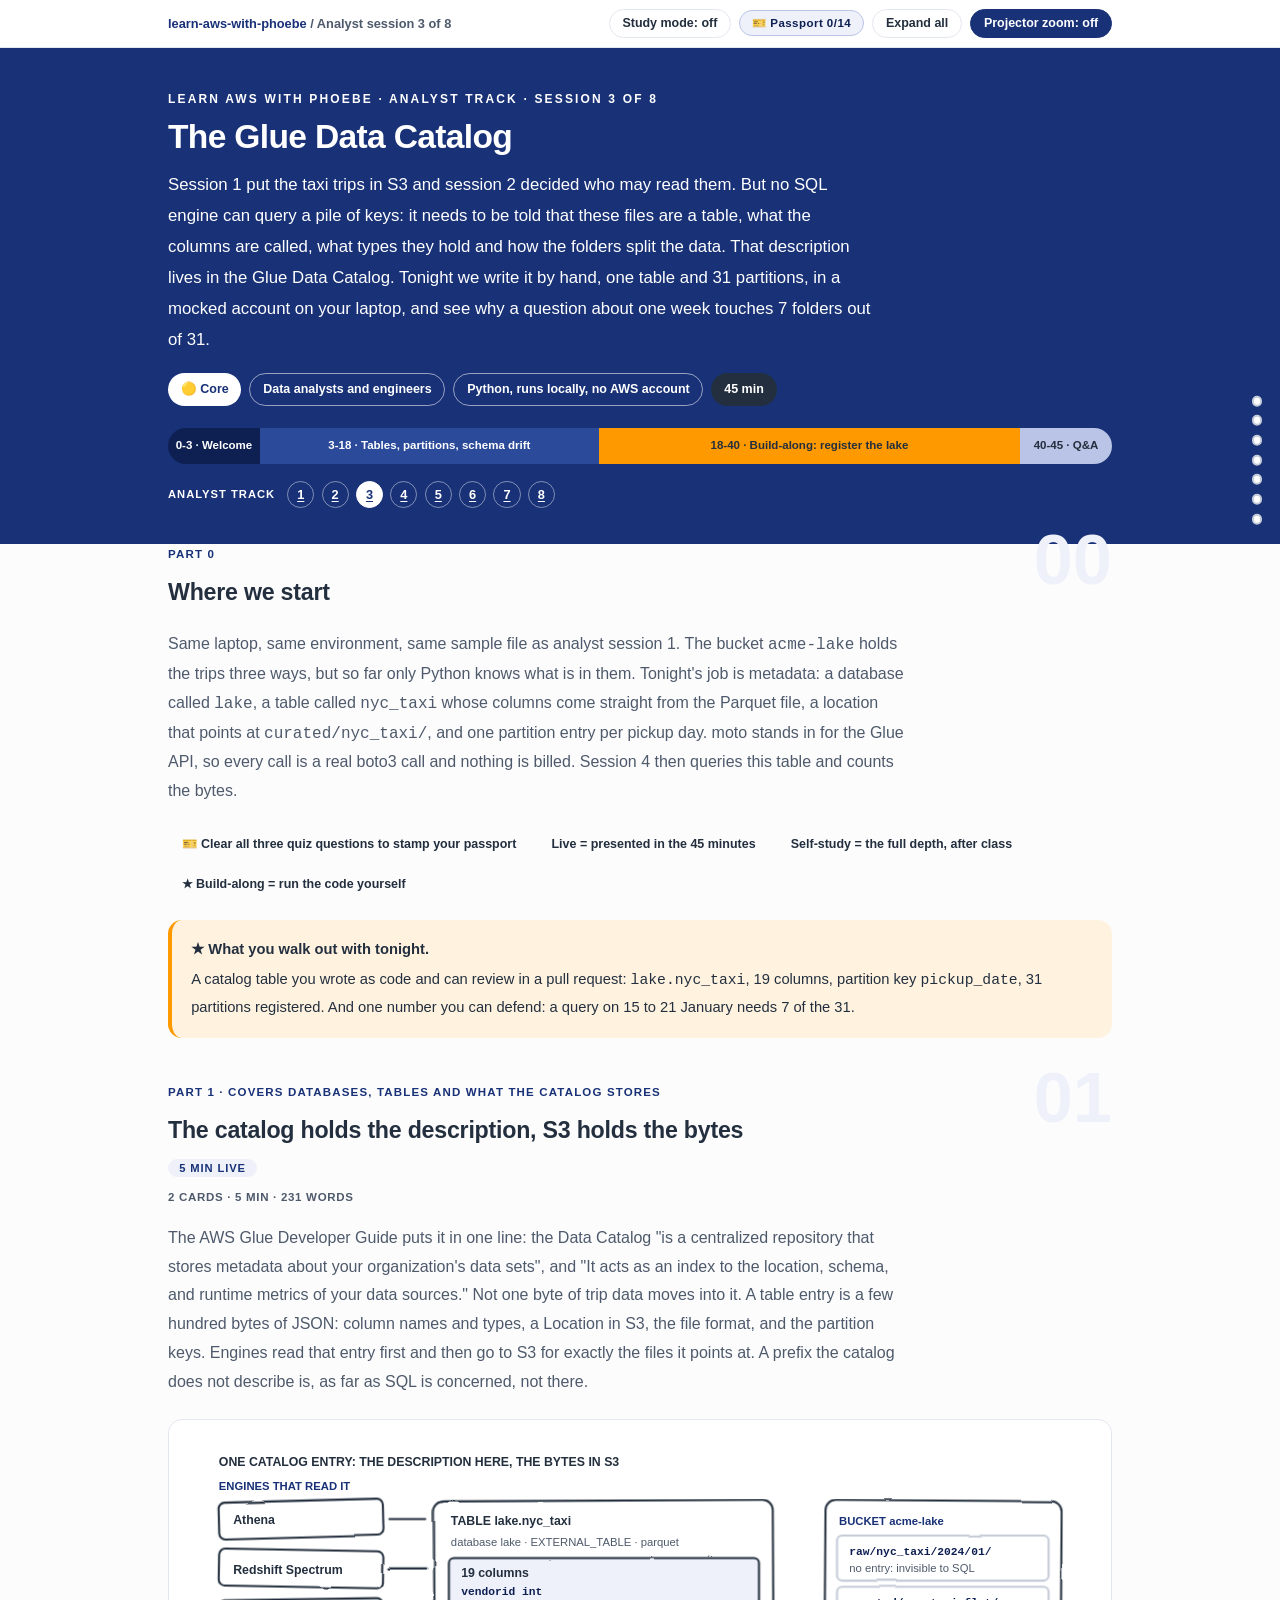
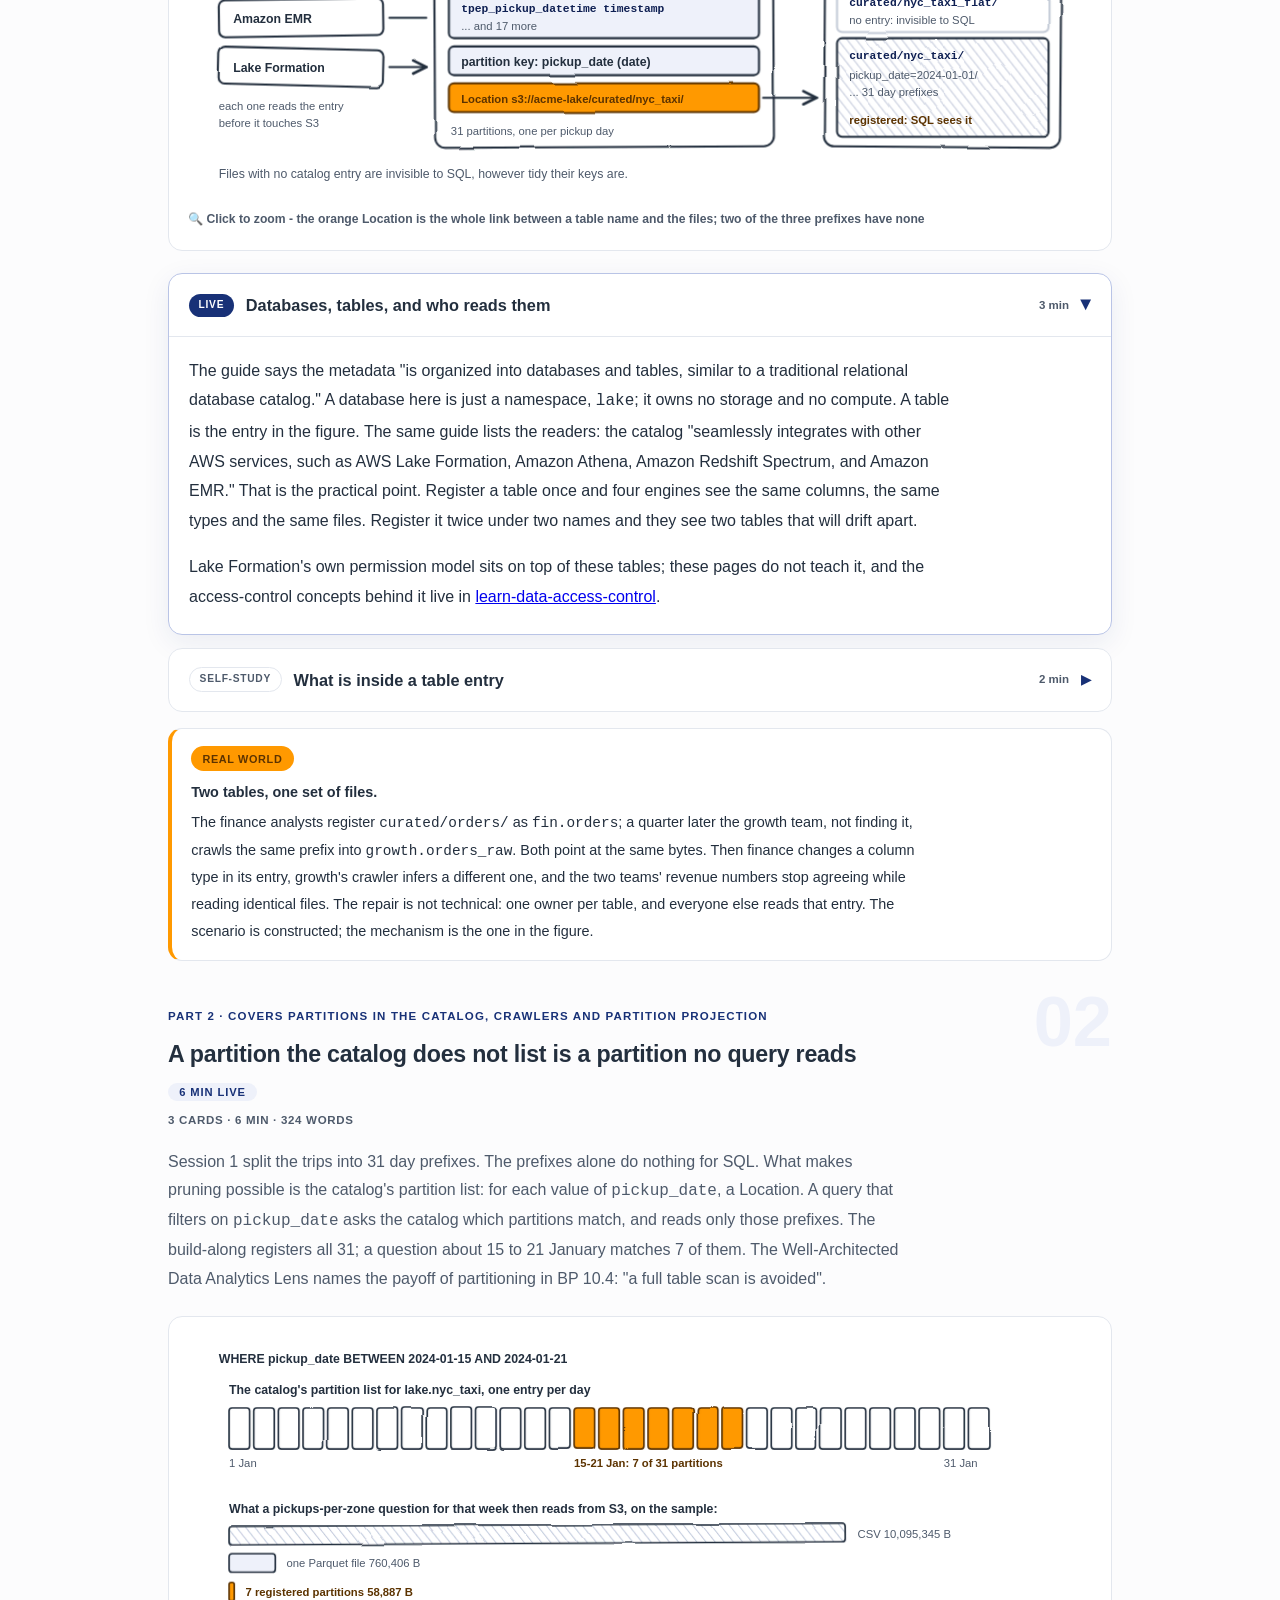
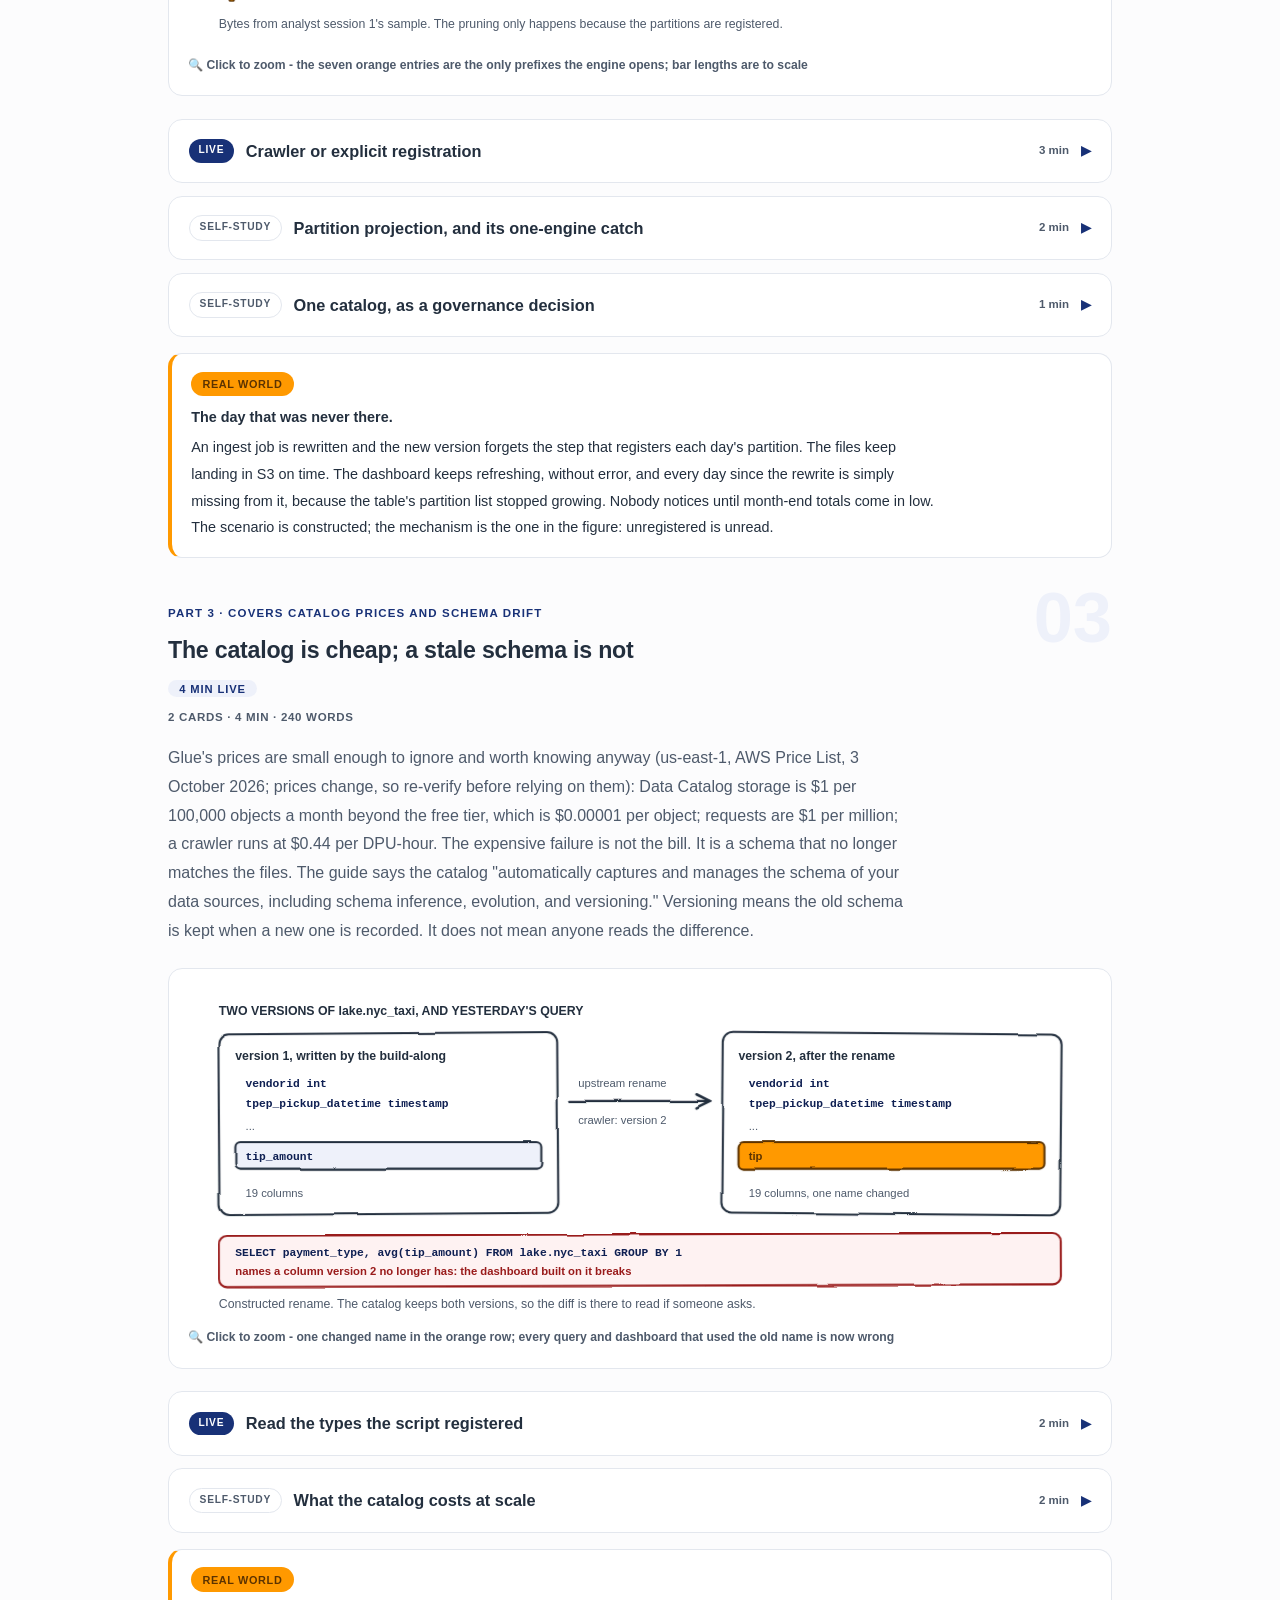
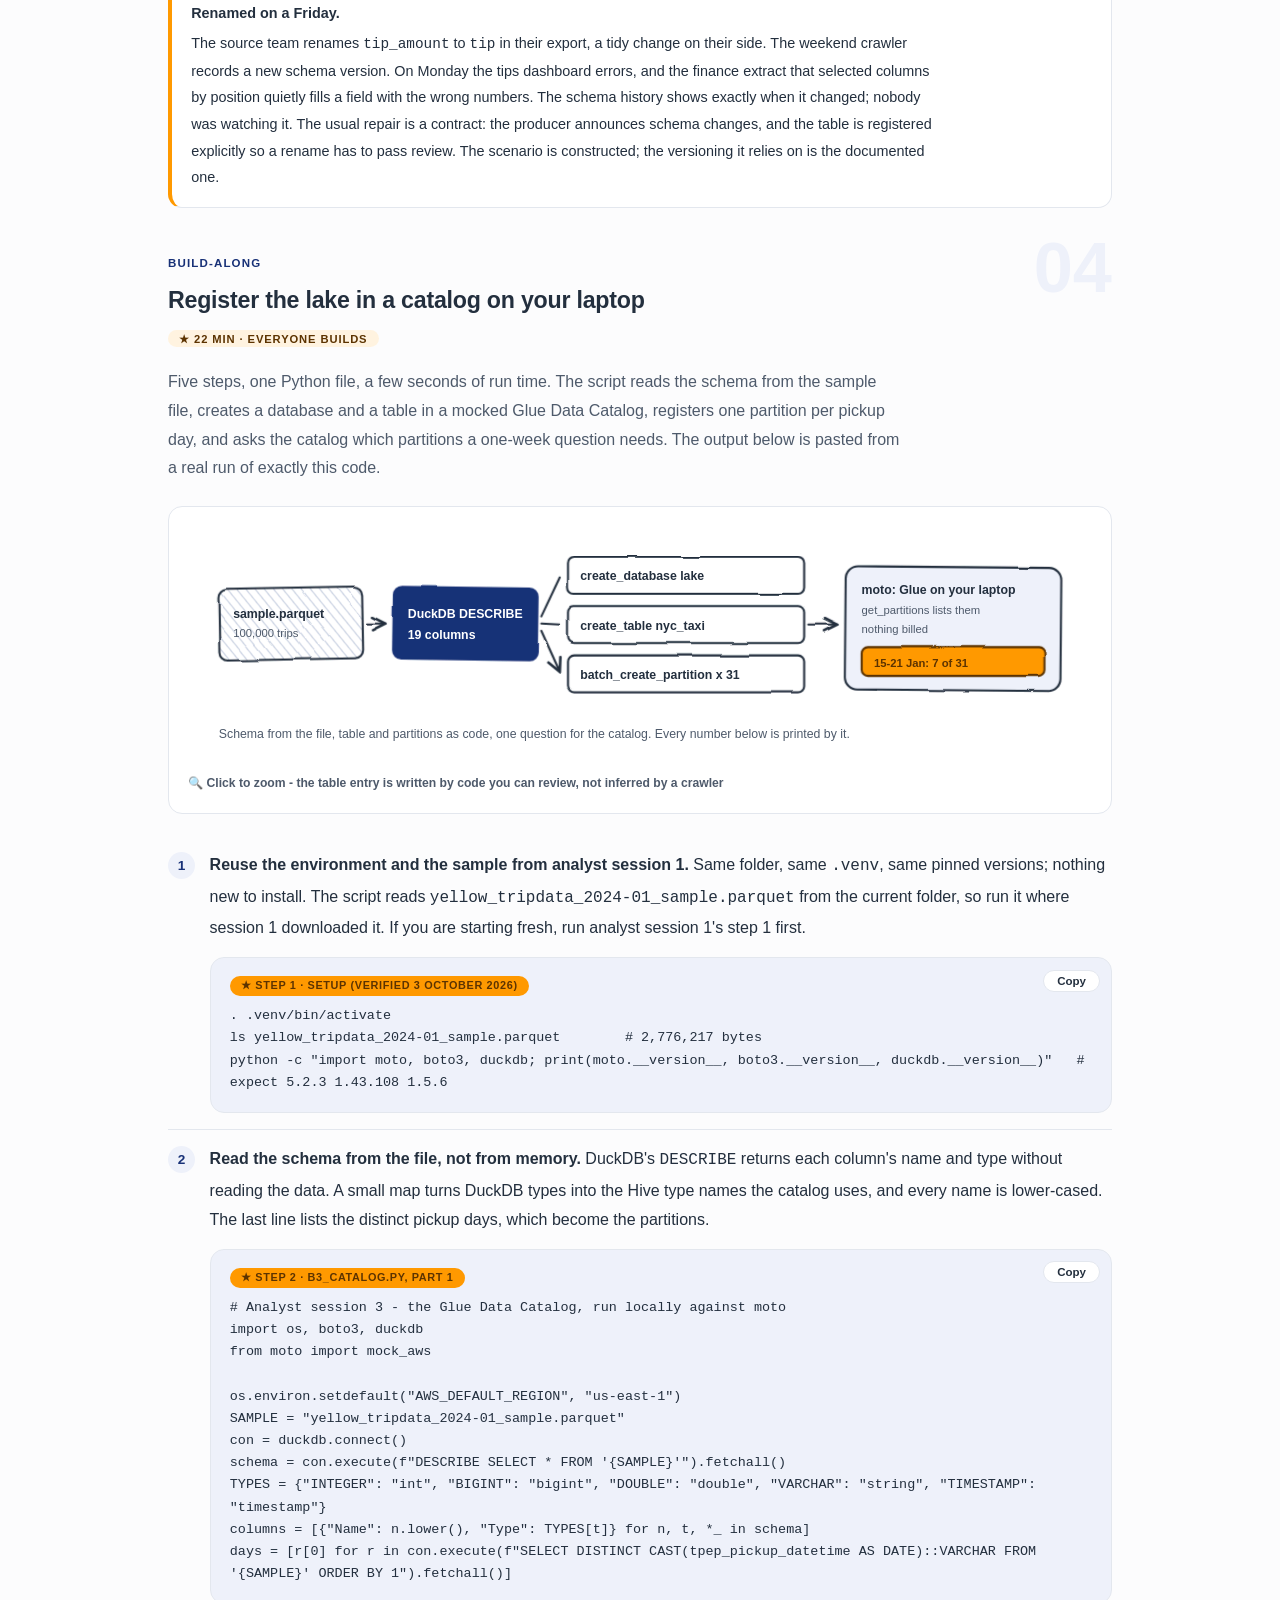
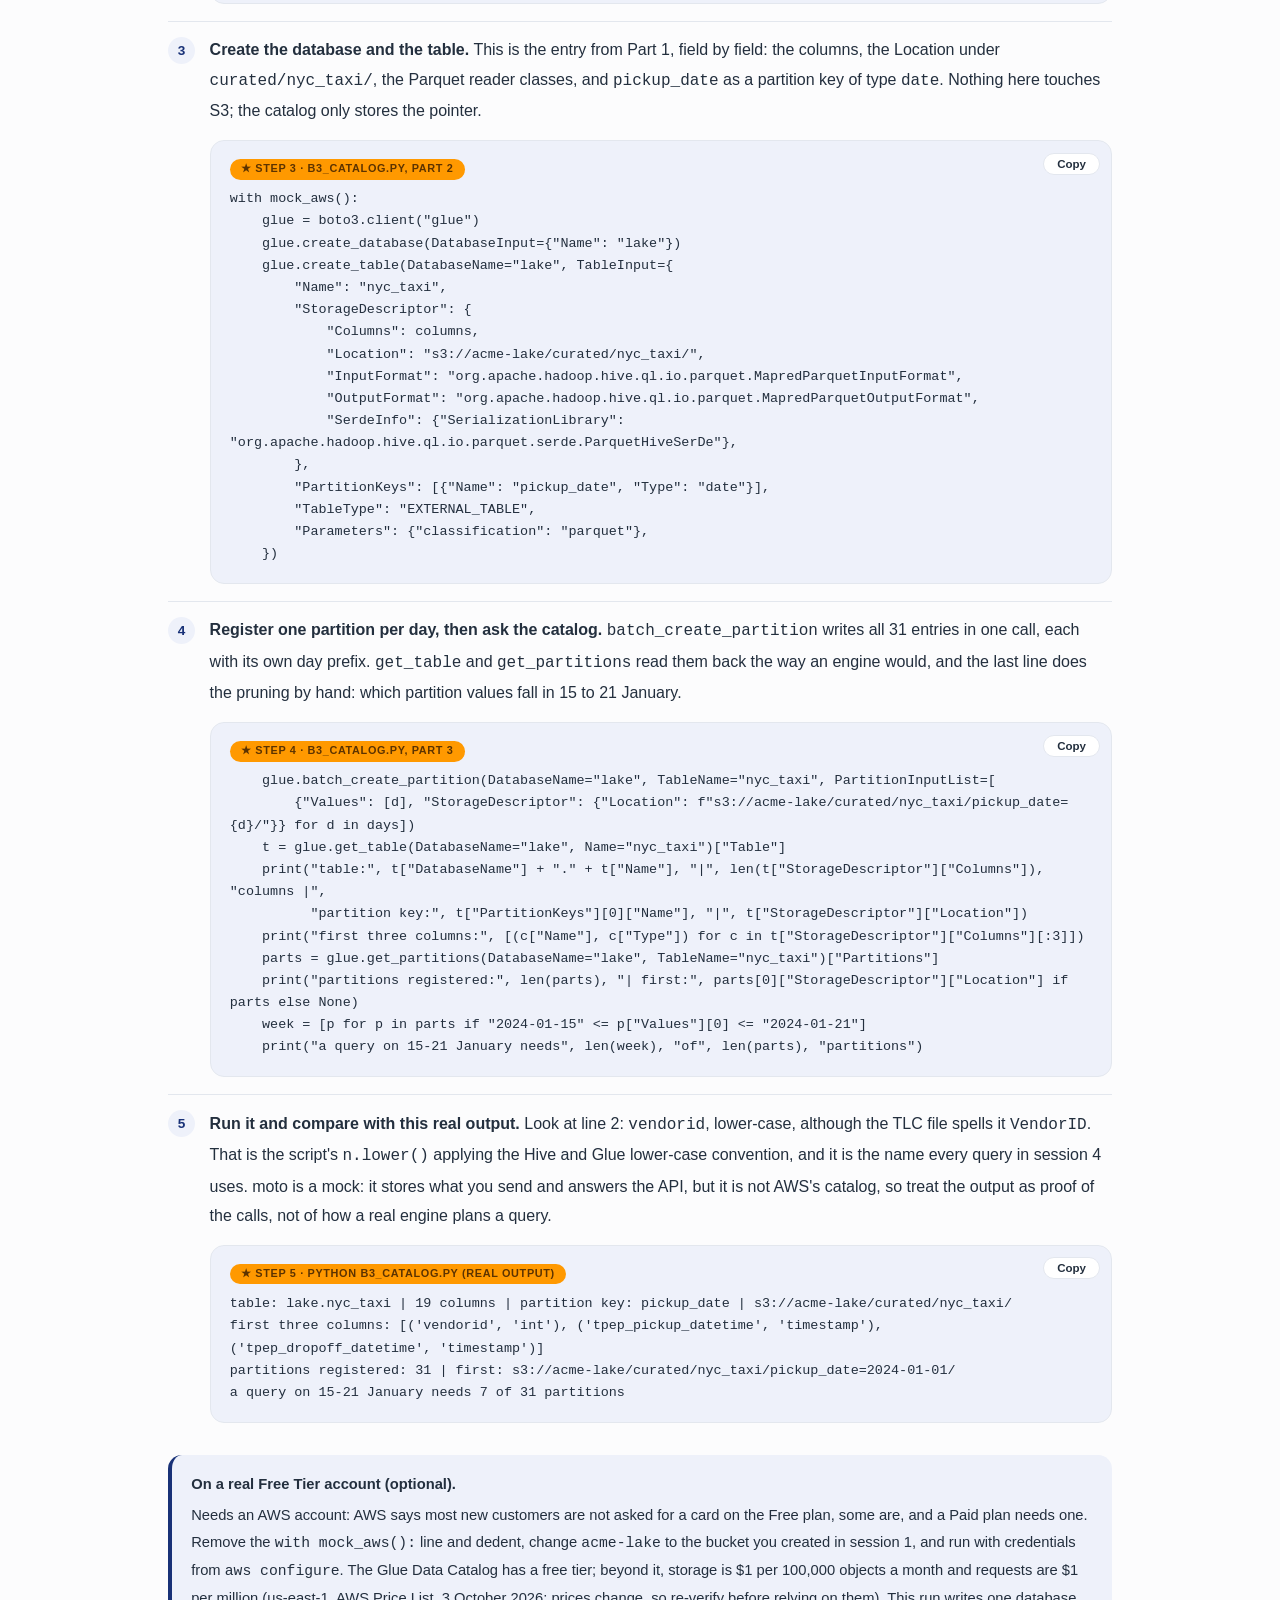
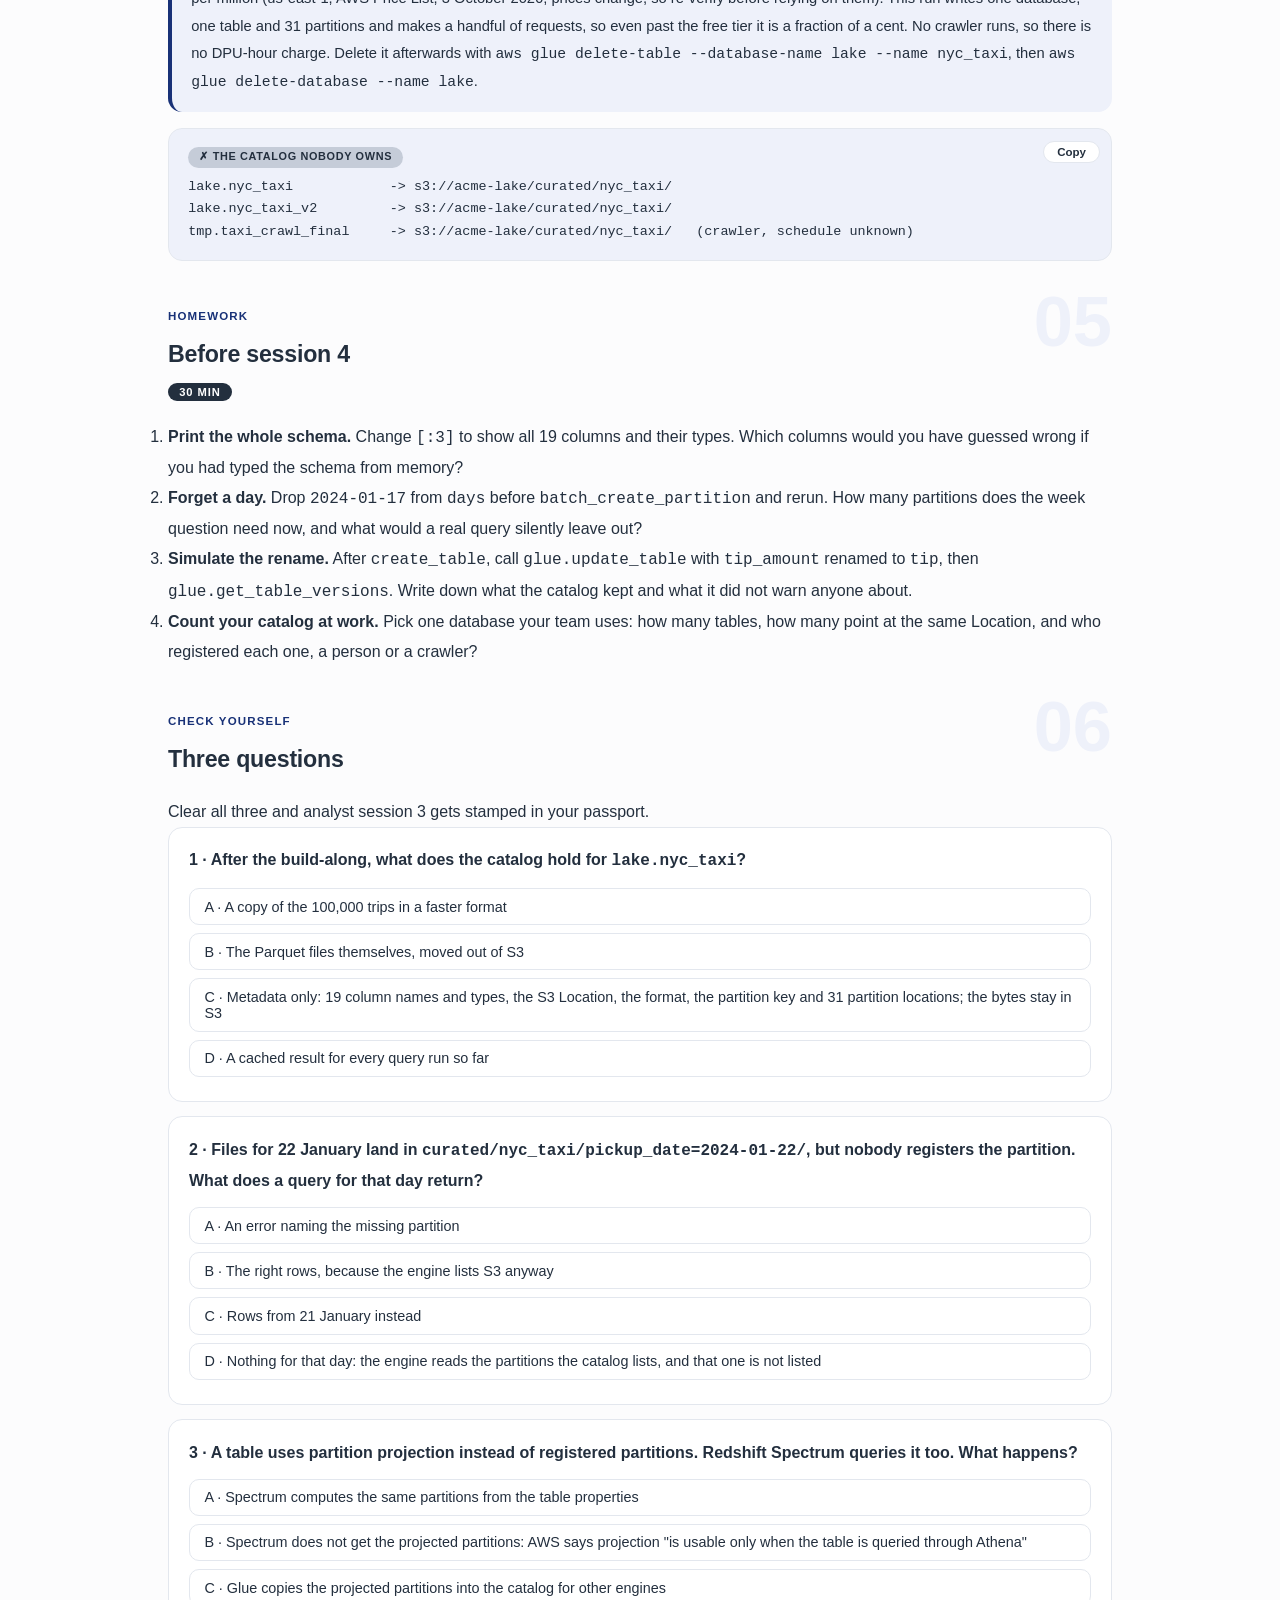
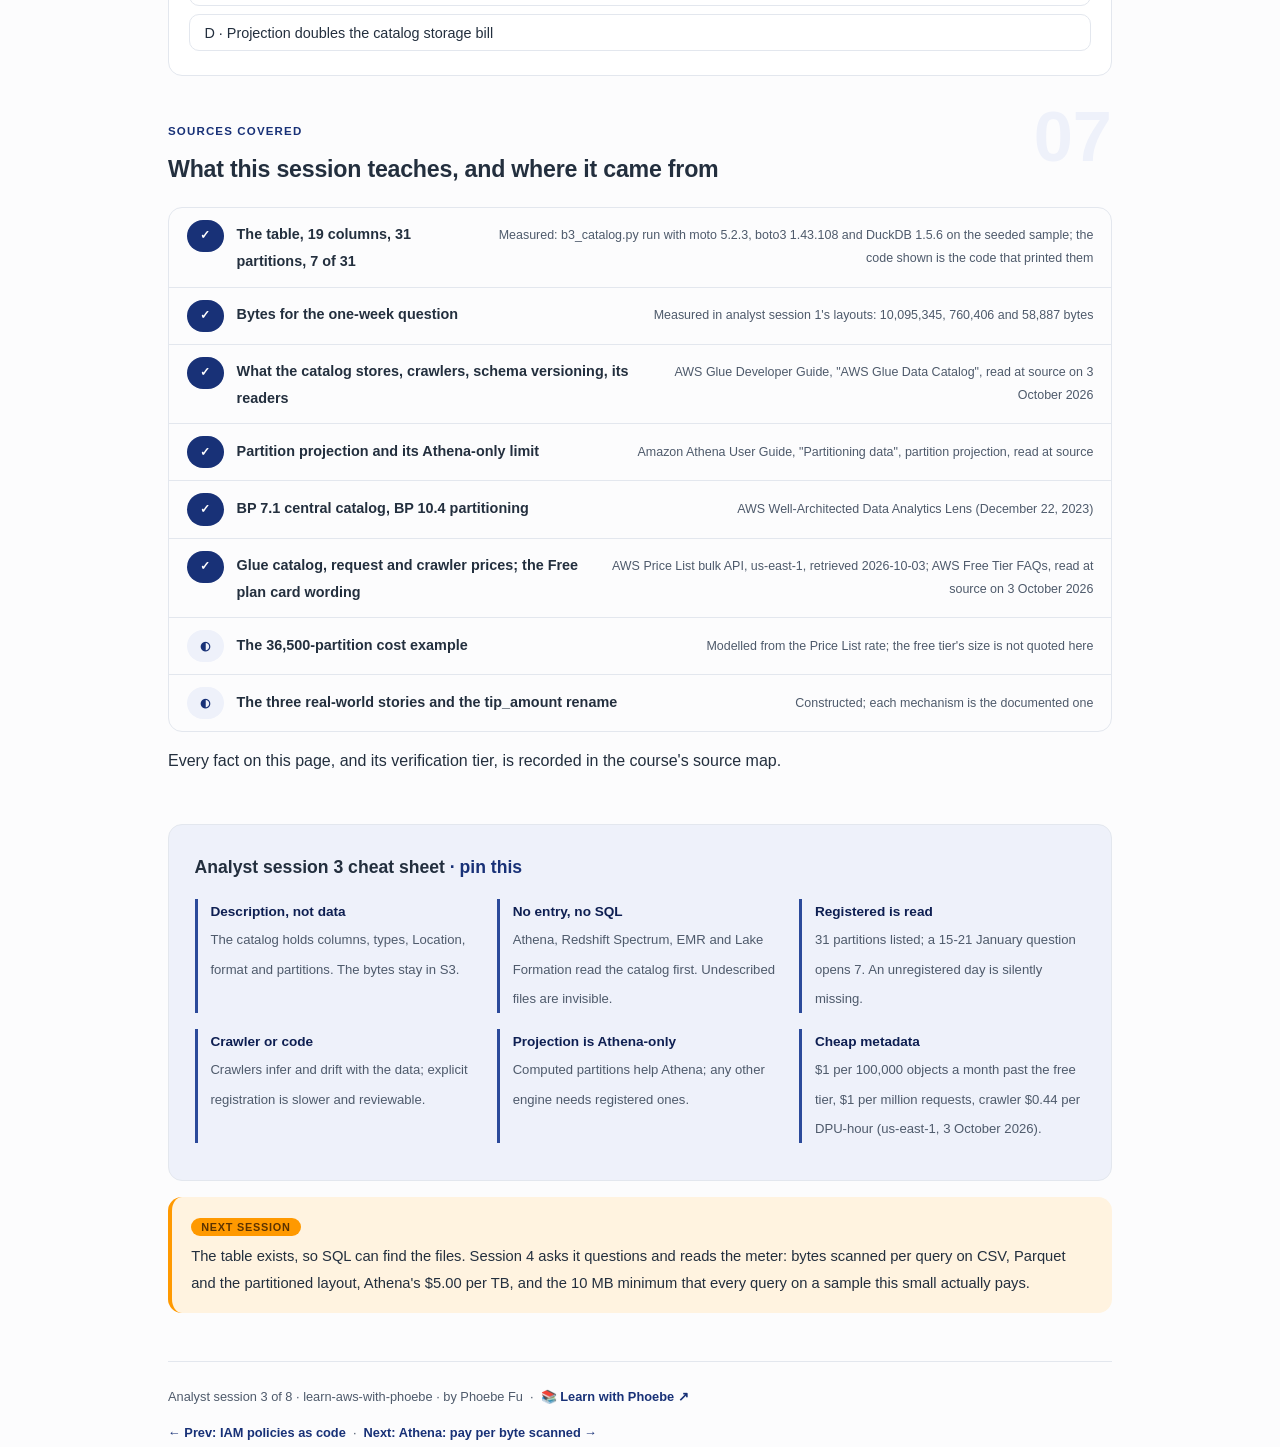
<file: courses/b3-the-glue-catalog.html>
<!DOCTYPE html>
<html lang="en">
<head>
<meta charset="UTF-8">
<meta name="viewport" content="width=device-width, initial-scale=1.0">
<!-- social:start -->
<meta name="description" content="Analyst session 3 of 8. The session 1 taxi files registered in a mocked Glue Data Catalog: one database, one table of 19 columns, partition key pickup_date, 31 partitions, and why a question about 15 to 21 January needs only 7 of them.">
<meta property="og:type" content="article">
<meta property="og:site_name" content="Learn with Phoebe">
<meta property="og:title" content="The Glue Data Catalog - learn aws with phoebe">
<meta property="og:description" content="Analyst session 3 of 8. Files no catalog describes are invisible to SQL. Register 31 partitions and a one-week question touches 7.">
<meta property="og:url" content="https://phoebefu6.github.io/learn-aws-with-phoebe/courses/b3-the-glue-catalog.html">
<meta property="og:image" content="https://phoebefu6.github.io/learn-aws-with-phoebe/assets/og-cover.png">
<meta property="og:image:width" content="1200">
<meta property="og:image:height" content="630">
<meta name="twitter:card" content="summary_large_image">
<meta name="twitter:title" content="The Glue Data Catalog - learn aws with phoebe">
<meta name="twitter:description" content="Analyst session 3 of 8. Tables, partitions, schema versions and catalog prices, built on your laptop with moto.">
<meta name="twitter:image" content="https://phoebefu6.github.io/learn-aws-with-phoebe/assets/og-cover.png">
<!-- social:end -->
<title>Analyst session 3 · The Glue Data Catalog - learn aws with phoebe</title>
<link rel="stylesheet" href="../assets/style.css?v=21">
</head>
<body>

<div class="toolbar">
  <div class="wrap">
    <span class="crumb"><a href="../index.html">learn-aws-with-phoebe</a> / Analyst session 3 of 8</span>
    <button class="btn" id="toggle-all" type="button">Expand all</button>
    <button class="btn primary" id="zoom-toggle" type="button">Projector zoom: off</button>
  </div>
</div>

<header class="masthead">
  <div class="wrap">
    <div class="eyebrow">Learn AWS with Phoebe · Analyst track · Session 3 of 8</div>
    <h1>The Glue <span class="accent">Data Catalog</span></h1>
    <p class="sub">Session 1 put the taxi trips in S3 and session 2 decided who may read them. But no SQL engine can query a pile of keys: it needs to be told that these files are a table, what the columns are called, what types they hold and how the folders split the data. That description lives in the Glue Data Catalog. Tonight we write it by hand, one table and 31 partitions, in a mocked account on your laptop, and see why a question about one week touches 7 folders out of 31.</p>
    <div class="chip-row">
      <span class="chip level">🟡 Core</span>
      <span class="chip audience">Data analysts and engineers</span>
      <span class="chip audience">Python, runs locally, no AWS account</span>
      <span class="chip time">45 min</span>
    </div>
    <div class="agenda">
      <span class="a1" style="flex:1">0-3 · Welcome</span>
      <span class="a2" style="flex:4">3-18 · Tables, partitions, schema drift</span>
      <span class="a3" style="flex:5">18-40 · Build-along: register the lake</span>
      <span class="a4" style="flex:1">40-45 · Q&amp;A</span>
    </div>
  </div>
</header>

<main class="wrap">

  <section class="section" id="intro">
    <div class="section-kicker">
      <span class="klabel">Part 0</span>
      <h2>Where we start</h2>
    </div>
    <p class="lede">Same laptop, same environment, same sample file as analyst session 1. The bucket <code>acme-lake</code> holds the trips three ways, but so far only Python knows what is in them. Tonight's job is metadata: a database called <code>lake</code>, a table called <code>nyc_taxi</code> whose columns come straight from the Parquet file, a location that points at <code>curated/nyc_taxi/</code>, and one partition entry per pickup day. moto stands in for the Glue API, so every call is a real boto3 call and nothing is billed. Session 4 then queries this table and counts the bytes.</p>

    <div class="legend">
      <span class="pill">🎫 Clear all three quiz questions to stamp your passport</span>
      <span class="pill">Live = presented in the 45 minutes</span>
      <span class="pill">Self-study = the full depth, after class</span>
      <span class="pill">★ Build-along = run the code yourself</span>
    </div>

    <div class="callout win">
      <p><strong>★ What you walk out with tonight.</strong> A catalog table you wrote as code and can review in a pull request: <code>lake.nyc_taxi</code>, 19 columns, partition key <code>pickup_date</code>, 31 partitions registered. And one number you can defend: a query on 15 to 21 January needs 7 of the 31.</p>
    </div>
  </section>

  <section class="section" id="part-1">
    <div class="section-kicker">
      <span class="klabel">Part 1 · covers databases, tables and what the catalog stores</span>
      <h2>The catalog holds the description, S3 holds the bytes</h2>
      <span class="tag concept">5 min live</span>
    </div>
    <p class="lede">The AWS Glue Developer Guide puts it in one line: the Data Catalog "is a centralized repository that stores metadata about your organization's data sets", and "It acts as an index to the location, schema, and runtime metrics of your data sources." Not one byte of trip data moves into it. A table entry is a few hundred bytes of JSON: column names and types, a Location in S3, the file format, and the partition keys. Engines read that entry first and then go to S3 for exactly the files it points at. A prefix the catalog does not describe is, as far as SQL is concerned, not there.</p>

    <figure class="zoomable">
      <svg viewBox="0 0 880 350" xmlns="http://www.w3.org/2000/svg" role="img" aria-label="Left, four engines that read the Glue Data Catalog: Athena, Redshift Spectrum, Amazon EMR and Lake Formation, each with an arrow into the catalog. Middle, the catalog entry for table lake.nyc_taxi: database lake, an external Parquet table, 19 columns starting vendorid int and tpep_pickup_datetime timestamp, partition key pickup_date of type date, and the highlighted Location s3://acme-lake/curated/nyc_taxi/, with 31 partitions. An arrow runs from the Location to the bucket on the right. In bucket acme-lake, raw/nyc_taxi/2024/01/ and curated/nyc_taxi_flat/ have no catalog entry, so SQL cannot see them; curated/nyc_taxi/ with its 31 day prefixes is registered.">
        <defs>
          <filter id="b3aSk" x="-3%" y="-3%" width="106%" height="106%"><feTurbulence type="fractalNoise" baseFrequency="0.02" numOctaves="2" seed="17" result="n"/><feDisplacementMap in="SourceGraphic" in2="n" scale="2.4" xChannelSelector="R" yChannelSelector="G"/></filter>
          <pattern id="b3aHc" patternUnits="userSpaceOnUse" width="7" height="7" patternTransform="rotate(-38)"><line x1="0" y1="0" x2="0" y2="7" stroke="#183177" stroke-width="1" opacity=".5"/></pattern>
          <marker id="b3aAr" viewBox="0 0 10 10" refX="9" refY="5" markerWidth="8" markerHeight="8" orient="auto"><path d="M1 1 L9 5 L1 9" fill="none" stroke="#232F3E" stroke-width="1.6" stroke-linecap="round"/></marker>
        </defs>
        <style>
          .b3aH { font: 800 12px Inter, sans-serif; fill: #232F3E; }
          .b3aL { font: 600 12px Inter, sans-serif; fill: #232F3E; }
          .b3aS { font: 400 11px Inter, sans-serif; fill: #4E5A6B; }
          .b3aB { font: 800 11px Inter, sans-serif; fill: #5C3300; }
          .b3aA { font: 700 11px Inter, sans-serif; fill: #183177; }
          .b3aC { font: 600 11px ui-monospace, Menlo, monospace; fill: #0E1F52; }
          .b3aN { font: 400 12px Inter, sans-serif; fill: #4E5A6B; }
        </style>

        <text class="b3aH" x="30" y="26">ONE CATALOG ENTRY: THE DESCRIPTION HERE, THE BYTES IN S3</text>

        <g filter="url(#b3aSk)" fill="none" stroke="#232F3E" stroke-width="2" stroke-linecap="round" stroke-linejoin="round">
          <rect x="30" y="60" width="160" height="36" rx="6" transform="rotate(-1.5 110 78)" fill="#FFFFFF"/>
          <rect x="30" y="108" width="160" height="36" rx="6" transform="rotate(1 110 126)" fill="#FFFFFF"/>
          <rect x="30" y="156" width="160" height="36" rx="6" transform="rotate(-0.8 110 174)" fill="#FFFFFF"/>
          <rect x="30" y="204" width="160" height="36" rx="6" transform="rotate(1.4 110 222)" fill="#FFFFFF"/>
          <path d="M196 78 L232 78 M196 126 L232 126 M196 174 L232 174 M196 222 L232 222" marker-end="url(#b3aAr)"/>
          <rect x="240" y="60" width="330" height="240" rx="10" transform="rotate(-0.3 405 180)" fill="#FFFFFF"/>
          <rect x="254" y="116" width="302" height="78" rx="5" fill="#EEF1FA"/>
          <rect x="254" y="202" width="302" height="28" rx="5" fill="#EEF1FA"/>
          <rect x="254" y="238" width="302" height="28" rx="5" fill="#FF9900" stroke="#5C3300"/>
          <path d="M560 252 L612 252" marker-end="url(#b3aAr)"/>
          <rect x="620" y="60" width="230" height="240" rx="10" transform="rotate(0.4 735 180)" fill="#FFFFFF"/>
          <rect x="632" y="94" width="206" height="44" rx="5" fill="#FFFFFF" stroke="#C5CCD8"/>
          <rect x="632" y="144" width="206" height="44" rx="5" fill="#FFFFFF" stroke="#C5CCD8"/>
          <rect x="632" y="194" width="206" height="96" rx="5" fill="url(#b3aHc)"/>
        </g>

        <text class="b3aA" x="30" y="50">ENGINES THAT READ IT</text>
        <text class="b3aL" x="44" y="83">Athena</text>
        <text class="b3aL" x="44" y="131">Redshift Spectrum</text>
        <text class="b3aL" x="44" y="179">Amazon EMR</text>
        <text class="b3aL" x="44" y="227">Lake Formation</text>
        <text class="b3aS" x="30" y="264">each one reads the entry</text>
        <text class="b3aS" x="30" y="280">before it touches S3</text>

        <text class="b3aH" x="256" y="84">TABLE lake.nyc_taxi</text>
        <text class="b3aS" x="256" y="104">database lake · EXTERNAL_TABLE · parquet</text>
        <text class="b3aL" x="266" y="134">19 columns</text>
        <text class="b3aC" x="266" y="152">vendorid  int</text>
        <text class="b3aC" x="266" y="168">tpep_pickup_datetime  timestamp</text>
        <text class="b3aS" x="266" y="186">... and 17 more</text>
        <text class="b3aL" x="266" y="221">partition key: pickup_date (date)</text>
        <text class="b3aB" x="266" y="257">Location s3://acme-lake/curated/nyc_taxi/</text>
        <text class="b3aS" x="256" y="288">31 partitions, one per pickup day</text>

        <text class="b3aA" x="634" y="84">BUCKET acme-lake</text>
        <text class="b3aC" x="644" y="113">raw/nyc_taxi/2024/01/</text>
        <text class="b3aS" x="644" y="130">no entry: invisible to SQL</text>
        <text class="b3aC" x="644" y="163">curated/nyc_taxi_flat/</text>
        <text class="b3aS" x="644" y="180">no entry: invisible to SQL</text>
        <text class="b3aC" x="644" y="214">curated/nyc_taxi/</text>
        <text class="b3aS" x="644" y="234">pickup_date=2024-01-01/</text>
        <text class="b3aS" x="644" y="250">... 31 day prefixes</text>
        <text class="b3aB" x="644" y="278">registered: SQL sees it</text>

        <text class="b3aN" x="30" y="330">Files with no catalog entry are invisible to SQL, however tidy their keys are.</text>
      </svg>
      <figcaption>🔍 Click to zoom - the orange Location is the whole link between a table name and the files; two of the three prefixes have none</figcaption>
    </figure>

    <details class="card" open>
      <summary><span class="mode live">Live</span>Databases, tables, and who reads them<span class="mini">3 min</span><span class="caret">▶</span></summary>
      <div class="body">
        <p>The guide says the metadata "is organized into databases and tables, similar to a traditional relational database catalog." A database here is just a namespace, <code>lake</code>; it owns no storage and no compute. A table is the entry in the figure. The same guide lists the readers: the catalog "seamlessly integrates with other AWS services, such as AWS Lake Formation, Amazon Athena, Amazon Redshift Spectrum, and Amazon EMR." That is the practical point. Register a table once and four engines see the same columns, the same types and the same files. Register it twice under two names and they see two tables that will drift apart.</p>
        <p>Lake Formation's own permission model sits on top of these tables; these pages do not teach it, and the access-control concepts behind it live in <a href="https://phoebefu6.github.io/learn-data-access-control-with-phoebe/">learn-data-access-control</a>.</p>
      </div>
    </details>

    <details class="card">
      <summary><span class="mode self">Self-study</span>What is inside a table entry<span class="mini">2 min</span><span class="caret">▶</span></summary>
      <div class="body">
        <p>The build-along writes every field by hand, so read them once. <code>Columns</code> is the list of names and types. <code>Location</code> is the S3 prefix the files live under. <code>InputFormat</code>, <code>OutputFormat</code> and <code>SerdeInfo</code> tell an engine how to read the bytes, here the Hive Parquet classes. <code>PartitionKeys</code> names the columns that live in the folder names rather than inside the files, which is why session 1 wrote <code>pickup_date</code> into the key and left it out of the Parquet data. <code>TableType</code> <code>EXTERNAL_TABLE</code> says the data lives outside the catalog. Each partition entry then carries its own Location, one per day prefix.</p>
      </div>
    </details>

    <div class="callout example">
      <span class="ex-pill">Real world</span>
      <p><strong>Two tables, one set of files.</strong> The finance analysts register <code>curated/orders/</code> as <code>fin.orders</code>; a quarter later the growth team, not finding it, crawls the same prefix into <code>growth.orders_raw</code>. Both point at the same bytes. Then finance changes a column type in its entry, growth's crawler infers a different one, and the two teams' revenue numbers stop agreeing while reading identical files. The repair is not technical: one owner per table, and everyone else reads that entry. The scenario is constructed; the mechanism is the one in the figure.</p>
    </div>
  </section>

  <section class="section" id="part-2">
    <div class="section-kicker">
      <span class="klabel">Part 2 · covers partitions in the catalog, crawlers and partition projection</span>
      <h2>A partition the catalog does not list is a partition no query reads</h2>
      <span class="tag concept">6 min live</span>
    </div>
    <p class="lede">Session 1 split the trips into 31 day prefixes. The prefixes alone do nothing for SQL. What makes pruning possible is the catalog's partition list: for each value of <code>pickup_date</code>, a Location. A query that filters on <code>pickup_date</code> asks the catalog which partitions match, and reads only those prefixes. The build-along registers all 31; a question about 15 to 21 January matches 7 of them. The Well-Architected Data Analytics Lens names the payoff of partitioning in BP 10.4: "a full table scan is avoided".</p>

    <figure class="zoomable">
      <svg viewBox="0 0 880 300" xmlns="http://www.w3.org/2000/svg" role="img" aria-label="The catalog's partition list for lake.nyc_taxi drawn as 31 small boxes, one per day of January 2024. Seven boxes, 15 to 21 January, are highlighted: a query filtering on that week needs 7 of 31 partitions. Below, the bytes such a question (pickups per zone, 15 to 21 January, on the session 1 sample) reads from S3: 10,095,345 bytes from the CSV, 760,406 from one Parquet file, and 58,887 from the 7 registered partitions.">
        <defs>
          <filter id="b3bSk" x="-3%" y="-3%" width="106%" height="106%"><feTurbulence type="fractalNoise" baseFrequency="0.02" numOctaves="2" seed="23" result="n"/><feDisplacementMap in="SourceGraphic" in2="n" scale="2.4" xChannelSelector="R" yChannelSelector="G"/></filter>
          <pattern id="b3bHc" patternUnits="userSpaceOnUse" width="7" height="7" patternTransform="rotate(-38)"><line x1="0" y1="0" x2="0" y2="7" stroke="#183177" stroke-width="1" opacity=".5"/></pattern>
          <marker id="b3bAr" viewBox="0 0 10 10" refX="9" refY="5" markerWidth="8" markerHeight="8" orient="auto"><path d="M1 1 L9 5 L1 9" fill="none" stroke="#232F3E" stroke-width="1.6" stroke-linecap="round"/></marker>
        </defs>
        <style>
          .b3bH { font: 800 12px Inter, sans-serif; fill: #232F3E; }
          .b3bL { font: 600 12px Inter, sans-serif; fill: #232F3E; }
          .b3bS { font: 400 11px Inter, sans-serif; fill: #4E5A6B; }
          .b3bB { font: 800 11px Inter, sans-serif; fill: #5C3300; }
          .b3bN { font: 400 12px Inter, sans-serif; fill: #4E5A6B; }
        </style>

        <text class="b3bH" x="30" y="26">WHERE pickup_date BETWEEN 2024-01-15 AND 2024-01-21</text>
        <text class="b3bL" x="40" y="56">The catalog's partition list for lake.nyc_taxi, one entry per day</text>

        <g filter="url(#b3bSk)" fill="none" stroke="#232F3E" stroke-width="1.6" stroke-linecap="round" stroke-linejoin="round">
          <rect x="40" y="70" width="20" height="40" rx="3" fill="#FFFFFF"/><rect x="64" y="70" width="20" height="40" rx="3" fill="#FFFFFF"/><rect x="88" y="70" width="20" height="40" rx="3" fill="#FFFFFF"/><rect x="112" y="70" width="20" height="40" rx="3" fill="#FFFFFF"/><rect x="136" y="70" width="20" height="40" rx="3" fill="#FFFFFF"/><rect x="160" y="70" width="20" height="40" rx="3" fill="#FFFFFF"/><rect x="184" y="70" width="20" height="40" rx="3" fill="#FFFFFF"/><rect x="208" y="70" width="20" height="40" rx="3" fill="#FFFFFF"/><rect x="232" y="70" width="20" height="40" rx="3" fill="#FFFFFF"/><rect x="256" y="70" width="20" height="40" rx="3" fill="#FFFFFF"/><rect x="280" y="70" width="20" height="40" rx="3" fill="#FFFFFF"/><rect x="304" y="70" width="20" height="40" rx="3" fill="#FFFFFF"/><rect x="328" y="70" width="20" height="40" rx="3" fill="#FFFFFF"/><rect x="352" y="70" width="20" height="40" rx="3" fill="#FFFFFF"/>
          <rect x="376" y="70" width="20" height="40" rx="3" fill="#FF9900" stroke="#5C3300"/><rect x="400" y="70" width="20" height="40" rx="3" fill="#FF9900" stroke="#5C3300"/><rect x="424" y="70" width="20" height="40" rx="3" fill="#FF9900" stroke="#5C3300"/><rect x="448" y="70" width="20" height="40" rx="3" fill="#FF9900" stroke="#5C3300"/><rect x="472" y="70" width="20" height="40" rx="3" fill="#FF9900" stroke="#5C3300"/><rect x="496" y="70" width="20" height="40" rx="3" fill="#FF9900" stroke="#5C3300"/><rect x="520" y="70" width="20" height="40" rx="3" fill="#FF9900" stroke="#5C3300"/>
          <rect x="544" y="70" width="20" height="40" rx="3" fill="#FFFFFF"/><rect x="568" y="70" width="20" height="40" rx="3" fill="#FFFFFF"/><rect x="592" y="70" width="20" height="40" rx="3" fill="#FFFFFF"/><rect x="616" y="70" width="20" height="40" rx="3" fill="#FFFFFF"/><rect x="640" y="70" width="20" height="40" rx="3" fill="#FFFFFF"/><rect x="664" y="70" width="20" height="40" rx="3" fill="#FFFFFF"/><rect x="688" y="70" width="20" height="40" rx="3" fill="#FFFFFF"/><rect x="712" y="70" width="20" height="40" rx="3" fill="#FFFFFF"/><rect x="736" y="70" width="20" height="40" rx="3" fill="#FFFFFF"/><rect x="760" y="70" width="20" height="40" rx="3" fill="#FFFFFF"/>
          <rect x="40" y="184" width="600" height="18" rx="3" transform="rotate(-0.3 340 193)" fill="url(#b3bHc)"/>
          <rect x="40" y="212" width="45" height="18" rx="3" fill="#EEF1FA"/>
          <rect x="40" y="240" width="5" height="18" rx="2" fill="#FF9900" stroke="#5C3300"/>
        </g>

        <text class="b3bS" x="40" y="128">1 Jan</text>
        <text class="b3bB" x="376" y="128">15-21 Jan: 7 of 31 partitions</text>
        <text class="b3bS" x="736" y="128">31 Jan</text>
        <text class="b3bL" x="40" y="172">What a pickups-per-zone question for that week then reads from S3, on the sample:</text>
        <text class="b3bS" x="652" y="197">CSV 10,095,345 B</text>
        <text class="b3bS" x="96" y="225">one Parquet file 760,406 B</text>
        <text class="b3bB" x="56" y="253">7 registered partitions 58,887 B</text>

        <text class="b3bN" x="30" y="284">Bytes from analyst session 1's sample. The pruning only happens because the partitions are registered.</text>
      </svg>
      <figcaption>🔍 Click to zoom - the seven orange entries are the only prefixes the engine opens; bar lengths are to scale</figcaption>
    </figure>

    <details class="card">
      <summary><span class="mode live">Live</span>Crawler or explicit registration<span class="mini">3 min</span><span class="caret">▶</span></summary>
      <div class="body">
        <p>There are two ways the partition list gets filled. A <strong>crawler</strong>: "You can populate the Data Catalog using a crawler, which automatically scans your data sources and extracts metadata." It infers columns, types and partitions from what it finds, which is fast to set up and right most of the time. <strong>Explicit registration</strong>: you write the table and its partitions yourself, as the build-along does with <code>create_table</code> and <code>batch_create_partition</code>, or as DDL in Athena. Explicit is slower to write and easy to review: the schema is a file in version control, a changed type shows up in a diff, and nothing changes unless someone merges it. A crawler's guess changes when the data changes.</p>
        <p>Either way, the ingest job that writes a new day's files must also make sure that day is registered, or the new files sit in S3 unread. Scheduling that pairing belongs to <a href="https://phoebefu6.github.io/learn-data-orchestration-with-phoebe/">learn-data-orchestration</a>; the pipelines themselves to <a href="https://phoebefu6.github.io/learn-data-engineering-with-phoebe/">learn-data-engineering</a>.</p>
      </div>
    </details>

    <details class="card">
      <summary><span class="mode self">Self-study</span>Partition projection, and its one-engine catch<span class="mini">2 min</span><span class="caret">▶</span></summary>
      <div class="body">
        <p>For a key as regular as a date, listing every partition is busywork. Athena offers another way, from the Athena User Guide: "In partition projection, Athena calculates partition values and locations using the table properties that you configure directly on your table in AWS Glue." No partition entries are stored; Athena works them out from a rule. The catch is in the next sentence of the same page: "Partition projection is usable only when the table is queried through Athena." Redshift Spectrum or EMR reading that same table do not get the projected partitions. If more than one engine reads the table, register the partitions.</p>
      </div>
    </details>

    <details class="card">
      <summary><span class="mode self">Self-study</span>One catalog, as a governance decision<span class="mini">1 min</span><span class="caret">▶</span></summary>
      <div class="body">
        <p>The Data Analytics Lens, BP 7.1: "Building a central Data Catalog to store, share, and manage metadata across the organization is an integral part of data governance." The reasoning is the Part 1 story in reverse: one entry per dataset means one definition of every column. Treat the lens with its date in mind; its last major update was published December 22, 2023, almost three years ago.</p>
      </div>
    </details>

    <div class="callout example">
      <span class="ex-pill">Real world</span>
      <p><strong>The day that was never there.</strong> An ingest job is rewritten and the new version forgets the step that registers each day's partition. The files keep landing in S3 on time. The dashboard keeps refreshing, without error, and every day since the rewrite is simply missing from it, because the table's partition list stopped growing. Nobody notices until month-end totals come in low. The scenario is constructed; the mechanism is the one in the figure: unregistered is unread.</p>
    </div>
  </section>

  <section class="section" id="part-3">
    <div class="section-kicker">
      <span class="klabel">Part 3 · covers catalog prices and schema drift</span>
      <h2>The catalog is cheap; a stale schema is not</h2>
      <span class="tag concept">4 min live</span>
    </div>
    <p class="lede">Glue's prices are small enough to ignore and worth knowing anyway (us-east-1, AWS Price List, 3 October 2026; prices change, so re-verify before relying on them): Data Catalog storage is $1 per 100,000 objects a month beyond the free tier, which is $0.00001 per object; requests are $1 per million; a crawler runs at $0.44 per DPU-hour. The expensive failure is not the bill. It is a schema that no longer matches the files. The guide says the catalog "automatically captures and manages the schema of your data sources, including schema inference, evolution, and versioning." Versioning means the old schema is kept when a new one is recorded. It does not mean anyone reads the difference.</p>

    <figure class="zoomable">
      <svg viewBox="0 0 880 320" xmlns="http://www.w3.org/2000/svg" role="img" aria-label="Two versions of the lake.nyc_taxi schema side by side. Version 1, from the build-along: vendorid int, tpep_pickup_datetime timestamp, and further down tip_amount. Between them an arrow labelled upstream rename, crawler records version 2. Version 2: the same columns except that tip_amount is now called tip, highlighted. Below, in a red panel, the query SELECT payment_type, avg(tip_amount) FROM lake.nyc_taxi GROUP BY 1, which names a column version 2 no longer has. The rename is constructed.">
        <defs>
          <filter id="b3cSk" x="-3%" y="-3%" width="106%" height="106%"><feTurbulence type="fractalNoise" baseFrequency="0.02" numOctaves="2" seed="41" result="n"/><feDisplacementMap in="SourceGraphic" in2="n" scale="2.4" xChannelSelector="R" yChannelSelector="G"/></filter>
          <pattern id="b3cHc" patternUnits="userSpaceOnUse" width="7" height="7" patternTransform="rotate(-38)"><line x1="0" y1="0" x2="0" y2="7" stroke="#183177" stroke-width="1" opacity=".5"/></pattern>
          <marker id="b3cAr" viewBox="0 0 10 10" refX="9" refY="5" markerWidth="8" markerHeight="8" orient="auto"><path d="M1 1 L9 5 L1 9" fill="none" stroke="#232F3E" stroke-width="1.6" stroke-linecap="round"/></marker>
        </defs>
        <style>
          .b3cH { font: 800 12px Inter, sans-serif; fill: #232F3E; }
          .b3cL { font: 600 12px Inter, sans-serif; fill: #232F3E; }
          .b3cS { font: 400 11px Inter, sans-serif; fill: #4E5A6B; }
          .b3cB { font: 800 11px Inter, sans-serif; fill: #5C3300; }
          .b3cC { font: 600 11px ui-monospace, Menlo, monospace; fill: #0E1F52; }
          .b3cR { font: 800 11px Inter, sans-serif; fill: #991B1B; }
          .b3cN { font: 400 12px Inter, sans-serif; fill: #4E5A6B; }
        </style>

        <text class="b3cH" x="30" y="26">TWO VERSIONS OF lake.nyc_taxi, AND YESTERDAY'S QUERY</text>

        <g filter="url(#b3cSk)" fill="none" stroke="#232F3E" stroke-width="2" stroke-linecap="round" stroke-linejoin="round">
          <rect x="30" y="44" width="330" height="176" rx="10" transform="rotate(-0.4 195 132)" fill="#FFFFFF"/>
          <rect x="46" y="150" width="298" height="26" rx="5" fill="#EEF1FA"/>
          <path d="M372 110 L508 110" marker-end="url(#b3cAr)"/>
          <rect x="520" y="44" width="330" height="176" rx="10" transform="rotate(0.5 685 132)" fill="#FFFFFF"/>
          <rect x="536" y="150" width="298" height="26" rx="5" fill="#FF9900" stroke="#5C3300"/>
          <rect x="30" y="240" width="820" height="50" rx="8" transform="rotate(-0.2 440 265)" fill="#FEF2F2" stroke="#991B1B"/>
        </g>

        <text class="b3cL" x="46" y="70">version 1, written by the build-along</text>
        <text class="b3cC" x="56" y="96">vendorid  int</text>
        <text class="b3cC" x="56" y="116">tpep_pickup_datetime  timestamp</text>
        <text class="b3cS" x="56" y="138">...</text>
        <text class="b3cC" x="56" y="168">tip_amount</text>
        <text class="b3cS" x="56" y="204">19 columns</text>

        <text class="b3cS" x="380" y="96">upstream rename</text>
        <text class="b3cS" x="380" y="132">crawler: version 2</text>

        <text class="b3cL" x="536" y="70">version 2, after the rename</text>
        <text class="b3cC" x="546" y="96">vendorid  int</text>
        <text class="b3cC" x="546" y="116">tpep_pickup_datetime  timestamp</text>
        <text class="b3cS" x="546" y="138">...</text>
        <text class="b3cB" x="546" y="168">tip</text>
        <text class="b3cS" x="546" y="204">19 columns, one name changed</text>

        <text class="b3cC" x="46" y="261">SELECT payment_type, avg(tip_amount) FROM lake.nyc_taxi GROUP BY 1</text>
        <text class="b3cR" x="46" y="280">names a column version 2 no longer has: the dashboard built on it breaks</text>

        <text class="b3cN" x="30" y="312">Constructed rename. The catalog keeps both versions, so the diff is there to read if someone asks.</text>
      </svg>
      <figcaption>🔍 Click to zoom - one changed name in the orange row; every query and dashboard that used the old name is now wrong</figcaption>
    </figure>

    <details class="card">
      <summary><span class="mode live">Live</span>Read the types the script registered<span class="mini">2 min</span><span class="caret">▶</span></summary>
      <div class="body">
        <p>The build-along's real output prints the first three columns as the catalog stored them: <code>('vendorid', 'int')</code>, <code>('tpep_pickup_datetime', 'timestamp')</code>, <code>('tpep_dropoff_datetime', 'timestamp')</code>. Two things to notice. The timestamps are timestamps, not strings, because the types came from the Parquet file through DuckDB's <code>DESCRIBE</code>, so a date filter compares dates rather than text. And the TLC's own column is spelled <code>VendorID</code>; the script lower-cases every name, following the Hive and Glue convention of lower-case column names, so that SQL written against the table never depends on the capitalisation an upstream system happened to choose. That is one small schema decision made on purpose. A crawler would have made it for you, its way.</p>
      </div>
    </details>

    <details class="card">
      <summary><span class="mode self">Self-study</span>What the catalog costs at scale<span class="mini">2 min</span><span class="caret">▶</span></summary>
      <div class="body">
        <p>A modelled example, your numbers will differ: 100 tables, each partitioned by day and kept for a year, is 36,500 partition entries. Beyond the free tier, at $0.00001 per object, that is about $0.37 a month. A million catalog requests, every engine asking for partition lists all month, is $1. The free tier's size is on AWS's Glue pricing page; these pages do not quote it, so check it there. The one Glue line that can grow is the crawler, billed at $0.44 per DPU-hour (us-east-1, AWS Price List, 3 October 2026; re-verify before relying on it): how many DPU-hours a crawl takes depends on how many files it has to open, so a crawler pointed at a small-files table from session 1's warning is a crawler that runs long.</p>
      </div>
    </details>

    <div class="callout example">
      <span class="ex-pill">Real world</span>
      <p><strong>Renamed on a Friday.</strong> The source team renames <code>tip_amount</code> to <code>tip</code> in their export, a tidy change on their side. The weekend crawler records a new schema version. On Monday the tips dashboard errors, and the finance extract that selected columns by position quietly fills a field with the wrong numbers. The schema history shows exactly when it changed; nobody was watching it. The usual repair is a contract: the producer announces schema changes, and the table is registered explicitly so a rename has to pass review. The scenario is constructed; the versioning it relies on is the documented one.</p>
    </div>
  </section>

  <section class="section" id="demo-1">
    <div class="section-kicker">
      <span class="klabel">Build-along</span>
      <h2>Register the lake in a catalog on your laptop</h2>
      <span class="tag demo">★ 22 min · everyone builds</span>
    </div>
    <p class="lede">Five steps, one Python file, a few seconds of run time. The script reads the schema from the sample file, creates a database and a table in a mocked Glue Data Catalog, registers one partition per pickup day, and asks the catalog which partitions a one-week question needs. The output below is pasted from a real run of exactly this code.</p>

    <figure class="zoomable">
      <svg viewBox="0 0 880 230" xmlns="http://www.w3.org/2000/svg" role="img" aria-label="The build-along drawn left to right. The sample Parquet file of 100,000 trips goes into DuckDB DESCRIBE, which yields 19 columns with Glue types and lower-cased names. Three boto3 calls follow: create_database lake, create_table nyc_taxi, and batch_create_partition with 31 entries. They land in moto, Glue on the laptop, where get_partitions answers that 15 to 21 January needs 7 of 31.">
        <defs>
          <filter id="b3dSk" x="-3%" y="-3%" width="106%" height="106%"><feTurbulence type="fractalNoise" baseFrequency="0.02" numOctaves="2" seed="53" result="n"/><feDisplacementMap in="SourceGraphic" in2="n" scale="2.4" xChannelSelector="R" yChannelSelector="G"/></filter>
          <pattern id="b3dHc" patternUnits="userSpaceOnUse" width="7" height="7" patternTransform="rotate(-38)"><line x1="0" y1="0" x2="0" y2="7" stroke="#183177" stroke-width="1" opacity=".5"/></pattern>
          <marker id="b3dAr" viewBox="0 0 10 10" refX="9" refY="5" markerWidth="8" markerHeight="8" orient="auto"><path d="M1 1 L9 5 L1 9" fill="none" stroke="#232F3E" stroke-width="1.6" stroke-linecap="round"/></marker>
        </defs>
        <style>
          .b3dL { font: 600 12px Inter, sans-serif; fill: #232F3E; }
          .b3dS { font: 400 11px Inter, sans-serif; fill: #4E5A6B; }
          .b3dB { font: 800 11px Inter, sans-serif; fill: #5C3300; }
          .b3dW { font: 800 12px Inter, sans-serif; fill: #FFFFFF; }
          .b3dN { font: 400 12px Inter, sans-serif; fill: #4E5A6B; }
        </style>

        <g filter="url(#b3dSk)" fill="none" stroke="#232F3E" stroke-width="2" stroke-linecap="round" stroke-linejoin="round">
          <rect x="30" y="60" width="140" height="70" rx="8" transform="rotate(-1 100 95)" fill="url(#b3dHc)"/>
          <rect x="200" y="60" width="140" height="70" rx="8" transform="rotate(0.8 270 95)" fill="#183177" stroke="#183177"/>
          <rect x="370" y="30" width="230" height="36" rx="6" fill="#FFFFFF"/>
          <rect x="370" y="78" width="230" height="36" rx="6" fill="#FFFFFF"/>
          <rect x="370" y="126" width="230" height="36" rx="6" fill="#FFFFFF"/>
          <rect x="640" y="40" width="210" height="120" rx="12" transform="rotate(0.5 745 100)" fill="#EEF1FA"/>
          <rect x="656" y="118" width="178" height="28" rx="6" fill="#FF9900" stroke="#5C3300"/>
          <path d="M174 95 L192 95" marker-end="url(#b3dAr)"/>
          <path d="M344 88 L362 50 M344 95 L362 96 M344 102 L362 142" marker-end="url(#b3dAr)"/>
          <path d="M604 96 L632 96" marker-end="url(#b3dAr)"/>
        </g>

        <text class="b3dL" x="44" y="90">sample.parquet</text>
        <text class="b3dS" x="44" y="108">100,000 trips</text>
        <text class="b3dW" x="214" y="90">DuckDB DESCRIBE</text>
        <text class="b3dW" x="214" y="110">19 columns</text>
        <text class="b3dL" x="382" y="53">create_database lake</text>
        <text class="b3dL" x="382" y="101">create_table nyc_taxi</text>
        <text class="b3dL" x="382" y="149">batch_create_partition x 31</text>
        <text class="b3dL" x="656" y="66">moto: Glue on your laptop</text>
        <text class="b3dS" x="656" y="86">get_partitions lists them</text>
        <text class="b3dS" x="656" y="104">nothing billed</text>
        <text class="b3dB" x="668" y="137">15-21 Jan: 7 of 31</text>

        <text class="b3dN" x="30" y="206">Schema from the file, table and partitions as code, one question for the catalog. Every number below is printed by it.</text>
      </svg>
      <figcaption>🔍 Click to zoom - the table entry is written by code you can review, not inferred by a crawler</figcaption>
    </figure>

    <div class="steps">
      <div class="step">
        <p><strong>Reuse the environment and the sample from analyst session 1.</strong> Same folder, same <code>.venv</code>, same pinned versions; nothing new to install. The script reads <code>yellow_tripdata_2024-01_sample.parquet</code> from the current folder, so run it where session 1 downloaded it. If you are starting fresh, run analyst session 1's step 1 first.</p>
        <div class="prompt-box good"><span class="label">★ Step 1 · setup (verified 3 October 2026)</span>. .venv/bin/activate
ls yellow_tripdata_2024-01_sample.parquet        # 2,776,217 bytes
python -c "import moto, boto3, duckdb; print(moto.__version__, boto3.__version__, duckdb.__version__)"   # expect 5.2.3 1.43.108 1.5.6</div>
      </div>
      <div class="step">
        <p><strong>Read the schema from the file, not from memory.</strong> DuckDB's <code>DESCRIBE</code> returns each column's name and type without reading the data. A small map turns DuckDB types into the Hive type names the catalog uses, and every name is lower-cased. The last line lists the distinct pickup days, which become the partitions.</p>
        <div class="prompt-box good"><span class="label">★ Step 2 · b3_catalog.py, part 1</span># Analyst session 3 - the Glue Data Catalog, run locally against moto
import os, boto3, duckdb
from moto import mock_aws

os.environ.setdefault("AWS_DEFAULT_REGION", "us-east-1")
SAMPLE = "yellow_tripdata_2024-01_sample.parquet"
con = duckdb.connect()
schema = con.execute(f"DESCRIBE SELECT * FROM '{SAMPLE}'").fetchall()
TYPES = {"INTEGER": "int", "BIGINT": "bigint", "DOUBLE": "double", "VARCHAR": "string", "TIMESTAMP": "timestamp"}
columns = [{"Name": n.lower(), "Type": TYPES[t]} for n, t, *_ in schema]
days = [r[0] for r in con.execute(f"SELECT DISTINCT CAST(tpep_pickup_datetime AS DATE)::VARCHAR FROM '{SAMPLE}' ORDER BY 1").fetchall()]</div>
      </div>
      <div class="step">
        <p><strong>Create the database and the table.</strong> This is the entry from Part 1, field by field: the columns, the Location under <code>curated/nyc_taxi/</code>, the Parquet reader classes, and <code>pickup_date</code> as a partition key of type <code>date</code>. Nothing here touches S3; the catalog only stores the pointer.</p>
        <div class="prompt-box good"><span class="label">★ Step 3 · b3_catalog.py, part 2</span>with mock_aws():
    glue = boto3.client("glue")
    glue.create_database(DatabaseInput={"Name": "lake"})
    glue.create_table(DatabaseName="lake", TableInput={
        "Name": "nyc_taxi",
        "StorageDescriptor": {
            "Columns": columns,
            "Location": "s3://acme-lake/curated/nyc_taxi/",
            "InputFormat": "org.apache.hadoop.hive.ql.io.parquet.MapredParquetInputFormat",
            "OutputFormat": "org.apache.hadoop.hive.ql.io.parquet.MapredParquetOutputFormat",
            "SerdeInfo": {"SerializationLibrary": "org.apache.hadoop.hive.ql.io.parquet.serde.ParquetHiveSerDe"},
        },
        "PartitionKeys": [{"Name": "pickup_date", "Type": "date"}],
        "TableType": "EXTERNAL_TABLE",
        "Parameters": {"classification": "parquet"},
    })</div>
      </div>
      <div class="step">
        <p><strong>Register one partition per day, then ask the catalog.</strong> <code>batch_create_partition</code> writes all 31 entries in one call, each with its own day prefix. <code>get_table</code> and <code>get_partitions</code> read them back the way an engine would, and the last line does the pruning by hand: which partition values fall in 15 to 21 January.</p>
        <div class="prompt-box good"><span class="label">★ Step 4 · b3_catalog.py, part 3</span>    glue.batch_create_partition(DatabaseName="lake", TableName="nyc_taxi", PartitionInputList=[
        {"Values": [d], "StorageDescriptor": {"Location": f"s3://acme-lake/curated/nyc_taxi/pickup_date={d}/"}} for d in days])
    t = glue.get_table(DatabaseName="lake", Name="nyc_taxi")["Table"]
    print("table:", t["DatabaseName"] + "." + t["Name"], "|", len(t["StorageDescriptor"]["Columns"]), "columns |",
          "partition key:", t["PartitionKeys"][0]["Name"], "|", t["StorageDescriptor"]["Location"])
    print("first three columns:", [(c["Name"], c["Type"]) for c in t["StorageDescriptor"]["Columns"][:3]])
    parts = glue.get_partitions(DatabaseName="lake", TableName="nyc_taxi")["Partitions"]
    print("partitions registered:", len(parts), "| first:", parts[0]["StorageDescriptor"]["Location"] if parts else None)
    week = [p for p in parts if "2024-01-15" &lt;= p["Values"][0] &lt;= "2024-01-21"]
    print("a query on 15-21 January needs", len(week), "of", len(parts), "partitions")</div>
      </div>
      <div class="step">
        <p><strong>Run it and compare with this real output.</strong> Look at line 2: <code>vendorid</code>, lower-case, although the TLC file spells it <code>VendorID</code>. That is the script's <code>n.lower()</code> applying the Hive and Glue lower-case convention, and it is the name every query in session 4 uses. moto is a mock: it stores what you send and answers the API, but it is not AWS's catalog, so treat the output as proof of the calls, not of how a real engine plans a query.</p>
        <div class="prompt-box good"><span class="label">★ Step 5 · python b3_catalog.py (real output)</span>table: lake.nyc_taxi | 19 columns | partition key: pickup_date | s3://acme-lake/curated/nyc_taxi/
first three columns: [('vendorid', 'int'), ('tpep_pickup_datetime', 'timestamp'), ('tpep_dropoff_datetime', 'timestamp')]
partitions registered: 31 | first: s3://acme-lake/curated/nyc_taxi/pickup_date=2024-01-01/
a query on 15-21 January needs 7 of 31 partitions</div>
      </div>
    </div>

    <div class="callout tip">
      <p><strong>On a real Free Tier account (optional).</strong> Needs an AWS account: AWS says most new customers are not asked for a card on the Free plan, some are, and a Paid plan needs one. Remove the <code>with mock_aws():</code> line and dedent, change <code>acme-lake</code> to the bucket you created in session 1, and run with credentials from <code>aws configure</code>. The Glue Data Catalog has a free tier; beyond it, storage is $1 per 100,000 objects a month and requests are $1 per million (us-east-1, AWS Price List, 3 October 2026; prices change, so re-verify before relying on them). This run writes one database, one table and 31 partitions and makes a handful of requests, so even past the free tier it is a fraction of a cent. No crawler runs, so there is no DPU-hour charge. Delete it afterwards with <code>aws glue delete-table --database-name lake --name nyc_taxi</code>, then <code>aws glue delete-database --name lake</code>.</p>
    </div>

    <div class="prompt-box bad"><span class="label">✗ The catalog nobody owns</span>lake.nyc_taxi            -&gt; s3://acme-lake/curated/nyc_taxi/
lake.nyc_taxi_v2         -&gt; s3://acme-lake/curated/nyc_taxi/
tmp.taxi_crawl_final     -&gt; s3://acme-lake/curated/nyc_taxi/   (crawler, schedule unknown)</div>
  </section>

  <section class="section" id="exercise">
    <div class="section-kicker">
      <span class="klabel">Homework</span>
      <h2>Before session 4</h2>
      <span class="tag exercise">30 min</span>
    </div>
    <ol>
      <li><strong>Print the whole schema.</strong> Change <code>[:3]</code> to show all 19 columns and their types. Which columns would you have guessed wrong if you had typed the schema from memory?</li>
      <li><strong>Forget a day.</strong> Drop <code>2024-01-17</code> from <code>days</code> before <code>batch_create_partition</code> and rerun. How many partitions does the week question need now, and what would a real query silently leave out?</li>
      <li><strong>Simulate the rename.</strong> After <code>create_table</code>, call <code>glue.update_table</code> with <code>tip_amount</code> renamed to <code>tip</code>, then <code>glue.get_table_versions</code>. Write down what the catalog kept and what it did not warn anyone about.</li>
      <li><strong>Count your catalog at work.</strong> Pick one database your team uses: how many tables, how many point at the same Location, and who registered each one, a person or a crawler?</li>
    </ol>
  </section>

  <section class="section" id="quiz">
    <div class="section-kicker">
      <span class="klabel">Check yourself</span>
      <h2>Three questions</h2>
    </div>
    <p>Clear all three and analyst session 3 gets stamped in your passport.</p>

    <div class="quiz-q" data-answer="2">
      <p class="qtext">1 · After the build-along, what does the catalog hold for <code>lake.nyc_taxi</code>?</p>
      <button class="qopt" type="button">A · A copy of the 100,000 trips in a faster format</button>
      <button class="qopt" type="button">B · The Parquet files themselves, moved out of S3</button>
      <button class="qopt" type="button">C · Metadata only: 19 column names and types, the S3 Location, the format, the partition key and 31 partition locations; the bytes stay in S3</button>
      <button class="qopt" type="button">D · A cached result for every query run so far</button>
      <p class="qwhy">The guide calls the catalog "an index to the location, schema, and runtime metrics" of your data. It describes the files and points at them; engines then read S3 directly.</p>
    </div>

    <div class="quiz-q" data-answer="3">
      <p class="qtext">2 · Files for 22 January land in <code>curated/nyc_taxi/pickup_date=2024-01-22/</code>, but nobody registers the partition. What does a query for that day return?</p>
      <button class="qopt" type="button">A · An error naming the missing partition</button>
      <button class="qopt" type="button">B · The right rows, because the engine lists S3 anyway</button>
      <button class="qopt" type="button">C · Rows from 21 January instead</button>
      <button class="qopt" type="button">D · Nothing for that day: the engine reads the partitions the catalog lists, and that one is not listed</button>
      <p class="qwhy">With registered partitions, the partition list is what the engine prunes against. Unregistered is unread, and it fails silently, which is why the ingest job and the registration step belong together.</p>
    </div>

    <div class="quiz-q" data-answer="1">
      <p class="qtext">3 · A table uses partition projection instead of registered partitions. Redshift Spectrum queries it too. What happens?</p>
      <button class="qopt" type="button">A · Spectrum computes the same partitions from the table properties</button>
      <button class="qopt" type="button">B · Spectrum does not get the projected partitions: AWS says projection "is usable only when the table is queried through Athena"</button>
      <button class="qopt" type="button">C · Glue copies the projected partitions into the catalog for other engines</button>
      <button class="qopt" type="button">D · Projection doubles the catalog storage bill</button>
      <p class="qwhy">Athena calculates partition values and locations from the table properties at query time; nothing is stored for other engines to read. A table read by more than one engine needs registered partitions.</p>
    </div>

    <p class="quiz-score"></p>
  </section>

  <section class="section" id="official">
    <div class="section-kicker">
      <span class="klabel">Sources covered</span>
      <h2>What this session teaches, and where it came from</h2>
    </div>
    <div class="covered">
      <div class="covered-row"><span class="status pill solid">✓</span><span class="name">The table, 19 columns, 31 partitions, 7 of 31</span><span class="note">Measured: b3_catalog.py run with moto 5.2.3, boto3 1.43.108 and DuckDB 1.5.6 on the seeded sample; the code shown is the code that printed them</span></div>
      <div class="covered-row"><span class="status pill solid">✓</span><span class="name">Bytes for the one-week question</span><span class="note">Measured in analyst session 1's layouts: 10,095,345, 760,406 and 58,887 bytes</span></div>
      <div class="covered-row"><span class="status pill solid">✓</span><span class="name">What the catalog stores, crawlers, schema versioning, its readers</span><span class="note">AWS Glue Developer Guide, "AWS Glue Data Catalog", read at source on 3 October 2026</span></div>
      <div class="covered-row"><span class="status pill solid">✓</span><span class="name">Partition projection and its Athena-only limit</span><span class="note">Amazon Athena User Guide, "Partitioning data", partition projection, read at source</span></div>
      <div class="covered-row"><span class="status pill solid">✓</span><span class="name">BP 7.1 central catalog, BP 10.4 partitioning</span><span class="note">AWS Well-Architected Data Analytics Lens (December 22, 2023)</span></div>
      <div class="covered-row"><span class="status pill solid">✓</span><span class="name">Glue catalog, request and crawler prices; the Free plan card wording</span><span class="note">AWS Price List bulk API, us-east-1, retrieved 2026-10-03; AWS Free Tier FAQs, read at source on 3 October 2026</span></div>
      <div class="covered-row"><span class="status pill light">◐</span><span class="name">The 36,500-partition cost example</span><span class="note">Modelled from the Price List rate; the free tier's size is not quoted here</span></div>
      <div class="covered-row"><span class="status pill light">◐</span><span class="name">The three real-world stories and the tip_amount rename</span><span class="note">Constructed; each mechanism is the documented one</span></div>
    </div>
    <p class="mono" style="margin-top:14px">Every fact on this page, and its verification tier, is recorded in the course's source map.</p>
  </section>

  <section class="cheat" id="cheatsheet">
    <h3>Analyst session 3 cheat sheet <span>· pin this</span></h3>
    <div class="grid-2">
      <div class="cheat-item"><b>Description, not data</b><span>The catalog holds columns, types, Location, format and partitions. The bytes stay in S3.</span></div>
      <div class="cheat-item"><b>No entry, no SQL</b><span>Athena, Redshift Spectrum, EMR and Lake Formation read the catalog first. Undescribed files are invisible.</span></div>
      <div class="cheat-item"><b>Registered is read</b><span>31 partitions listed; a 15-21 January question opens 7. An unregistered day is silently missing.</span></div>
      <div class="cheat-item"><b>Crawler or code</b><span>Crawlers infer and drift with the data; explicit registration is slower and reviewable.</span></div>
      <div class="cheat-item"><b>Projection is Athena-only</b><span>Computed partitions help Athena; any other engine needs registered ones.</span></div>
      <div class="cheat-item"><b>Cheap metadata</b><span>$1 per 100,000 objects a month past the free tier, $1 per million requests, crawler $0.44 per DPU-hour (us-east-1, 3 October 2026).</span></div>
    </div>
  </section>

  <div class="callout next">
    <span class="nx-pill">Next session</span>
    <p>The table exists, so SQL can find the files. Session 4 asks it questions and reads the meter: bytes scanned per query on CSV, Parquet and the partitioned layout, Athena's $5.00 per TB, and the 10 MB minimum that every query on a sample this small actually pays.</p>
  </div>

  <footer class="pagefoot">
    <span>Analyst session 3 of 8 · learn-aws-with-phoebe · by Phoebe Fu &nbsp;·&nbsp; 📚 <a href="https://phoebefu6.github.io/learn-with-phoebe/">Learn with Phoebe ↗</a></span>
    <span><a href="b2-iam-policies-as-code.html">← Prev: IAM policies as code</a> &nbsp;·&nbsp; <a href="b4-athena-pay-per-byte.html">Next: Athena: pay per byte scanned →</a></span>
  </footer>

</main>

<script src="../assets/app.js?v=19"></script>
</body>
</html>
</file>
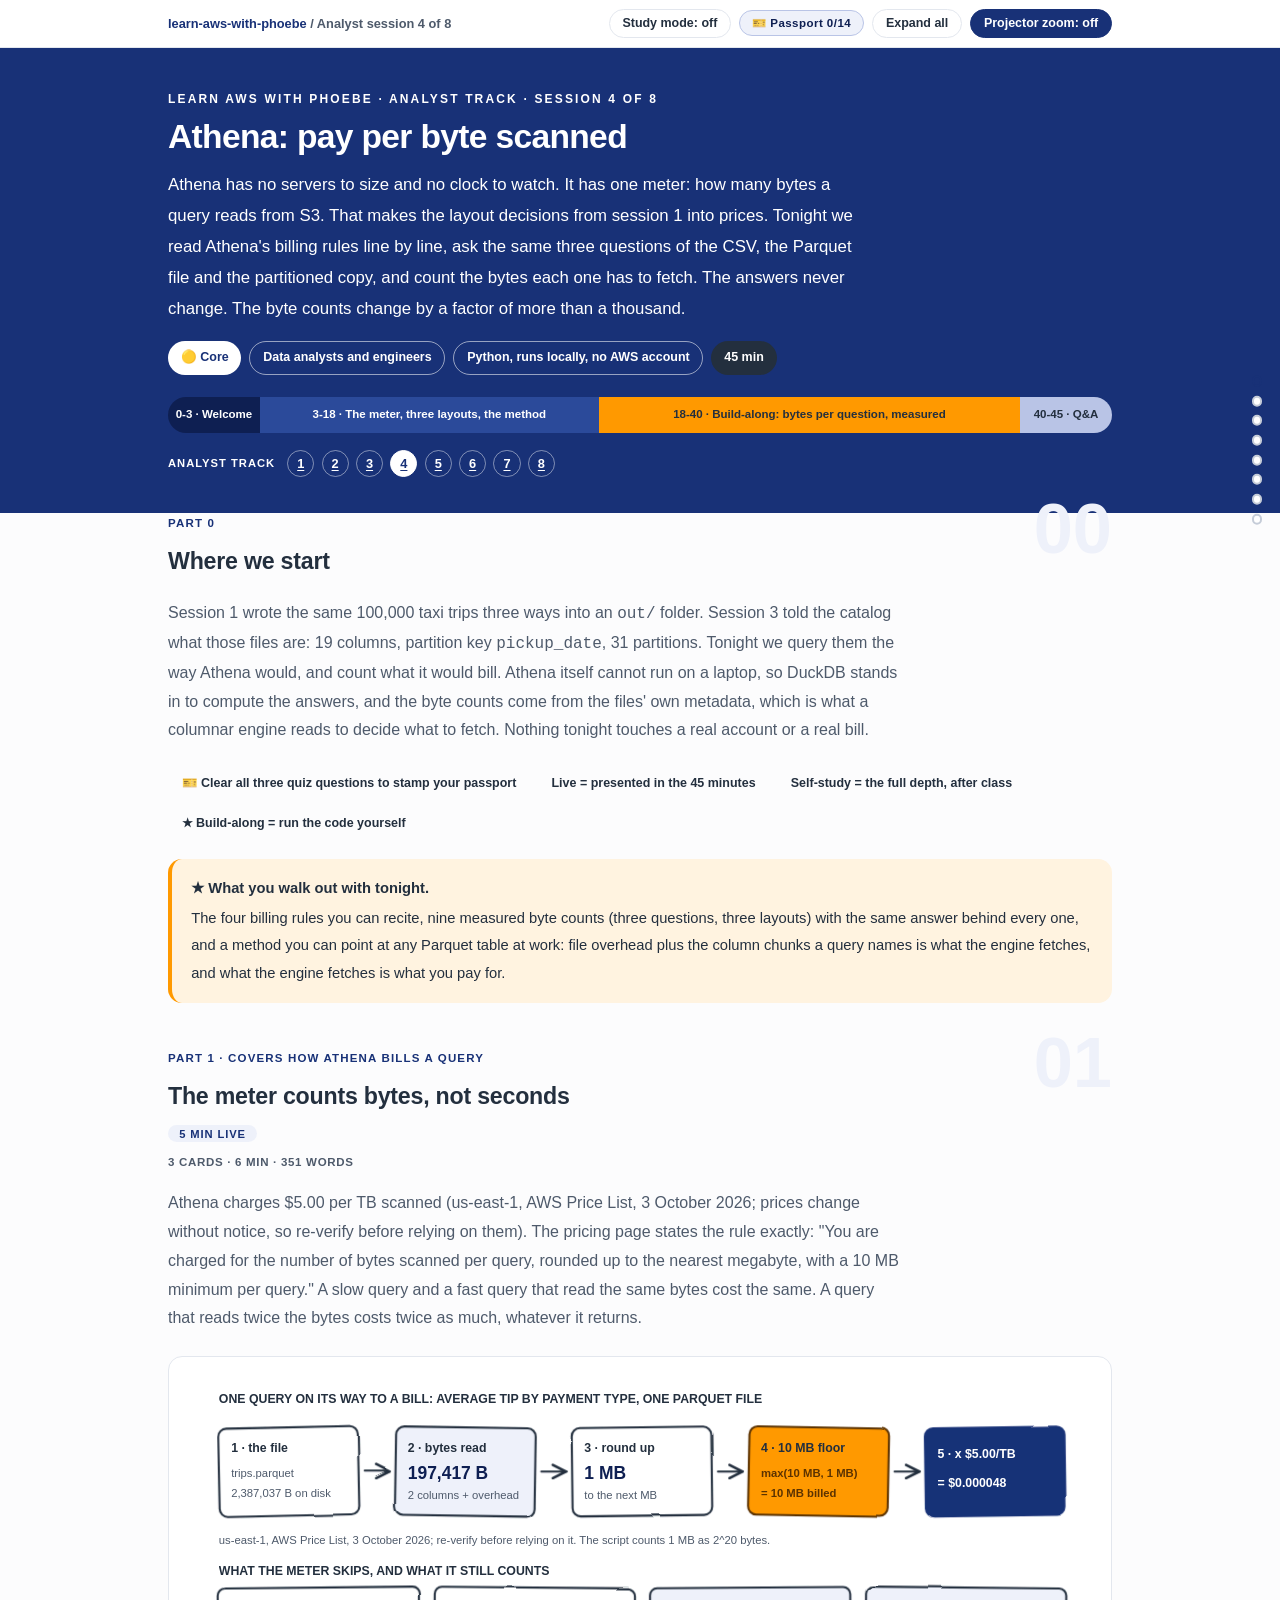
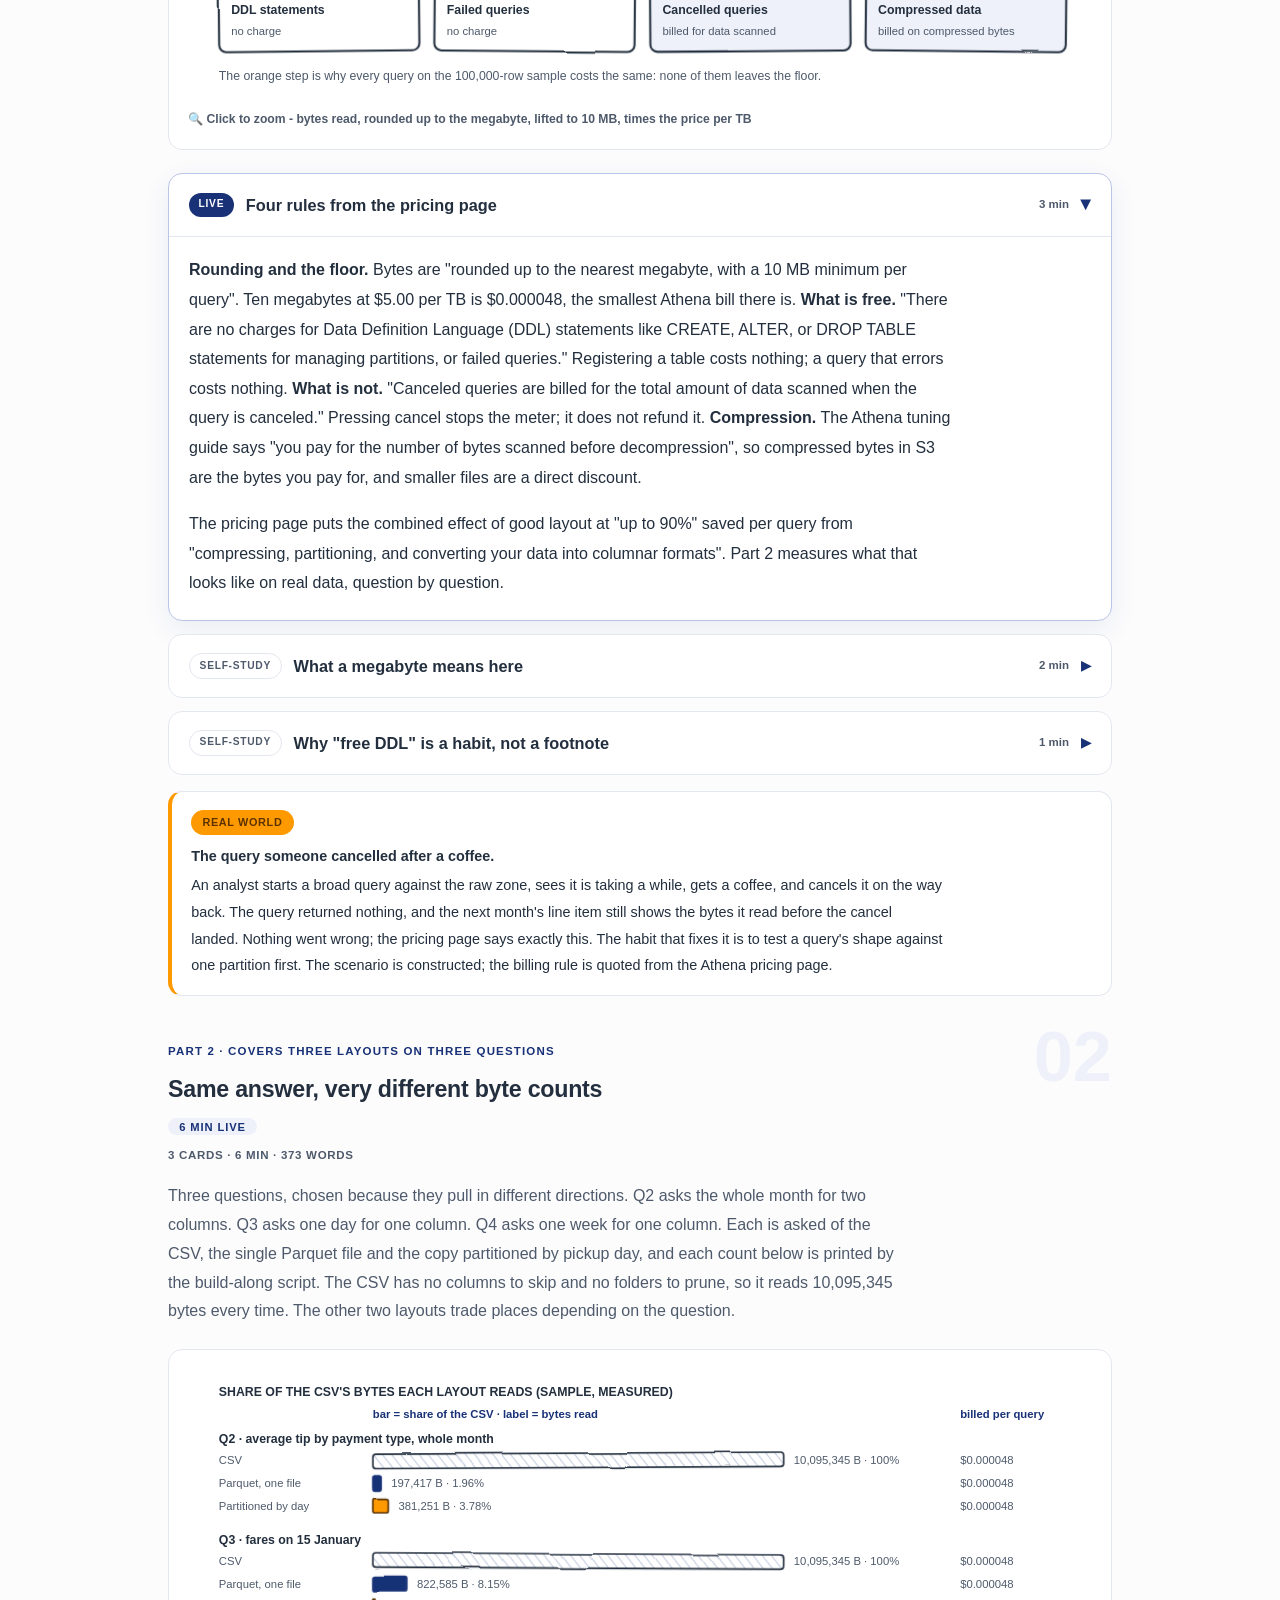
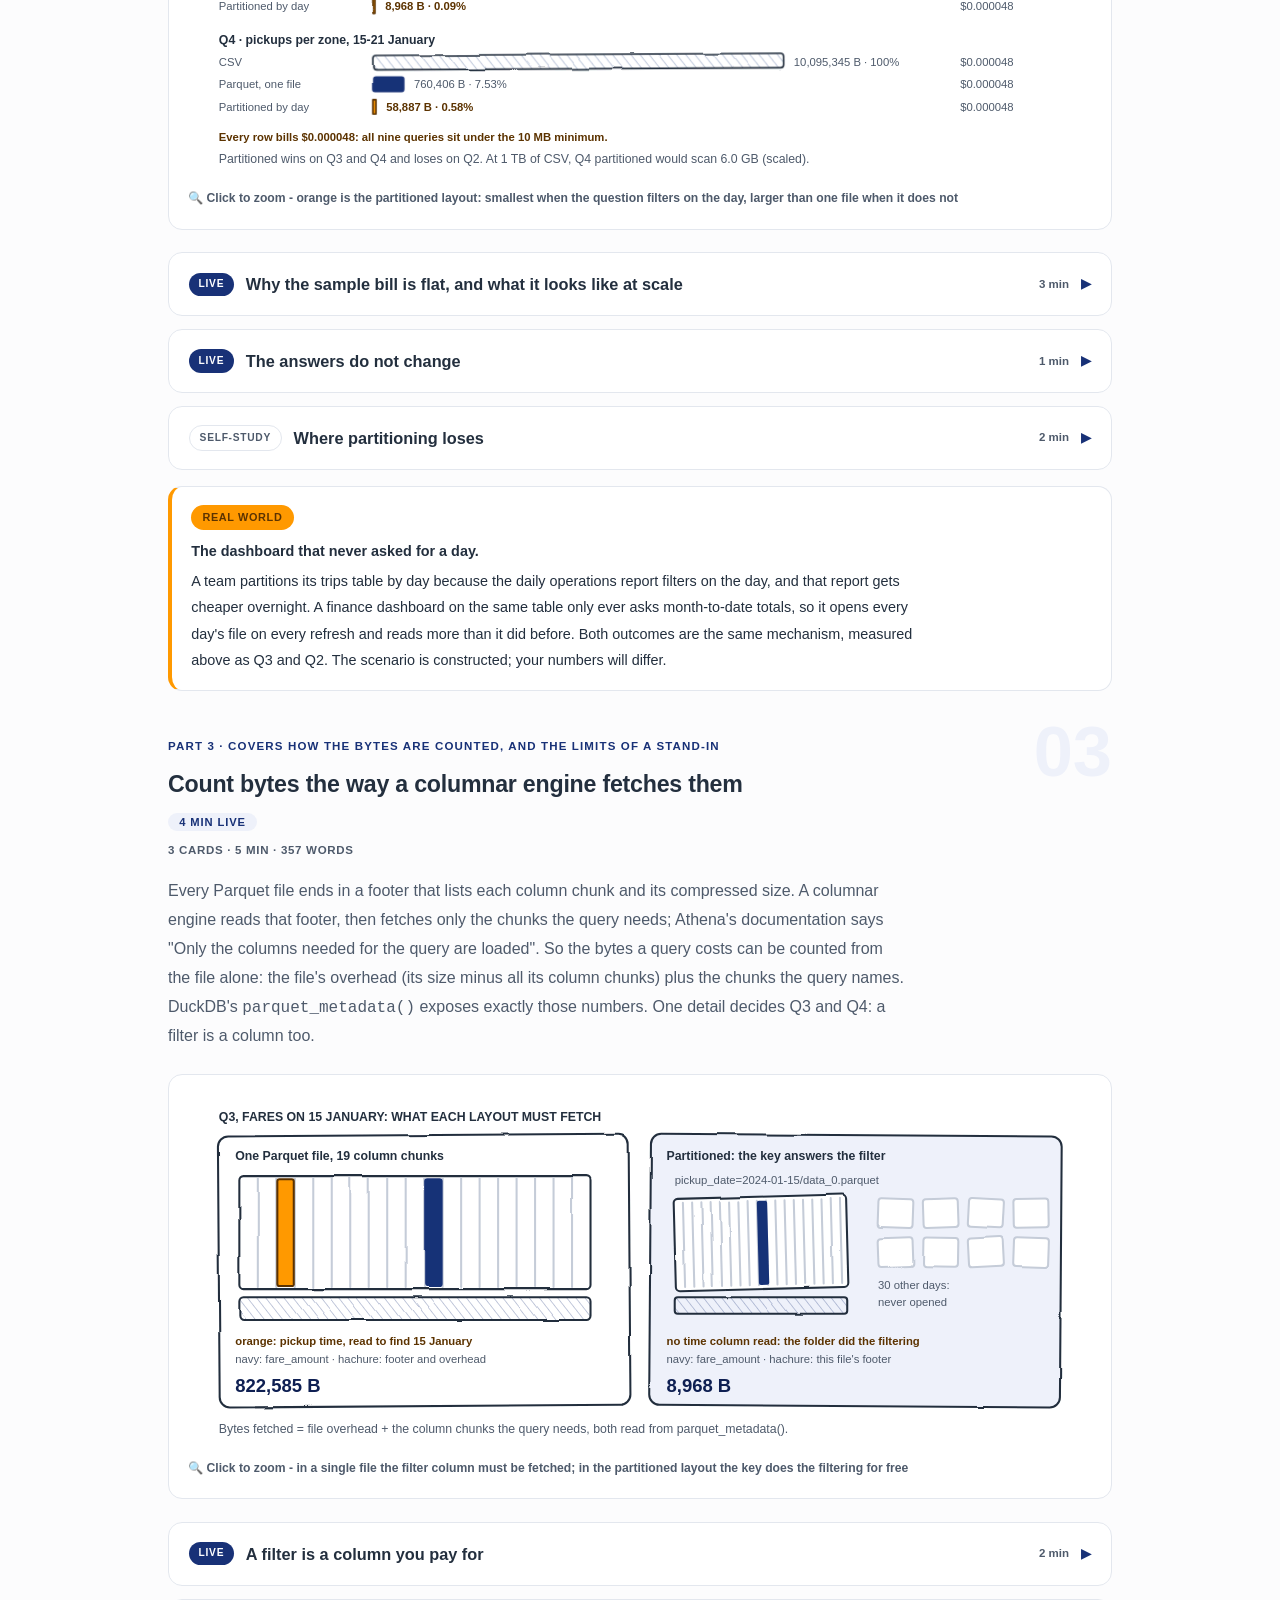
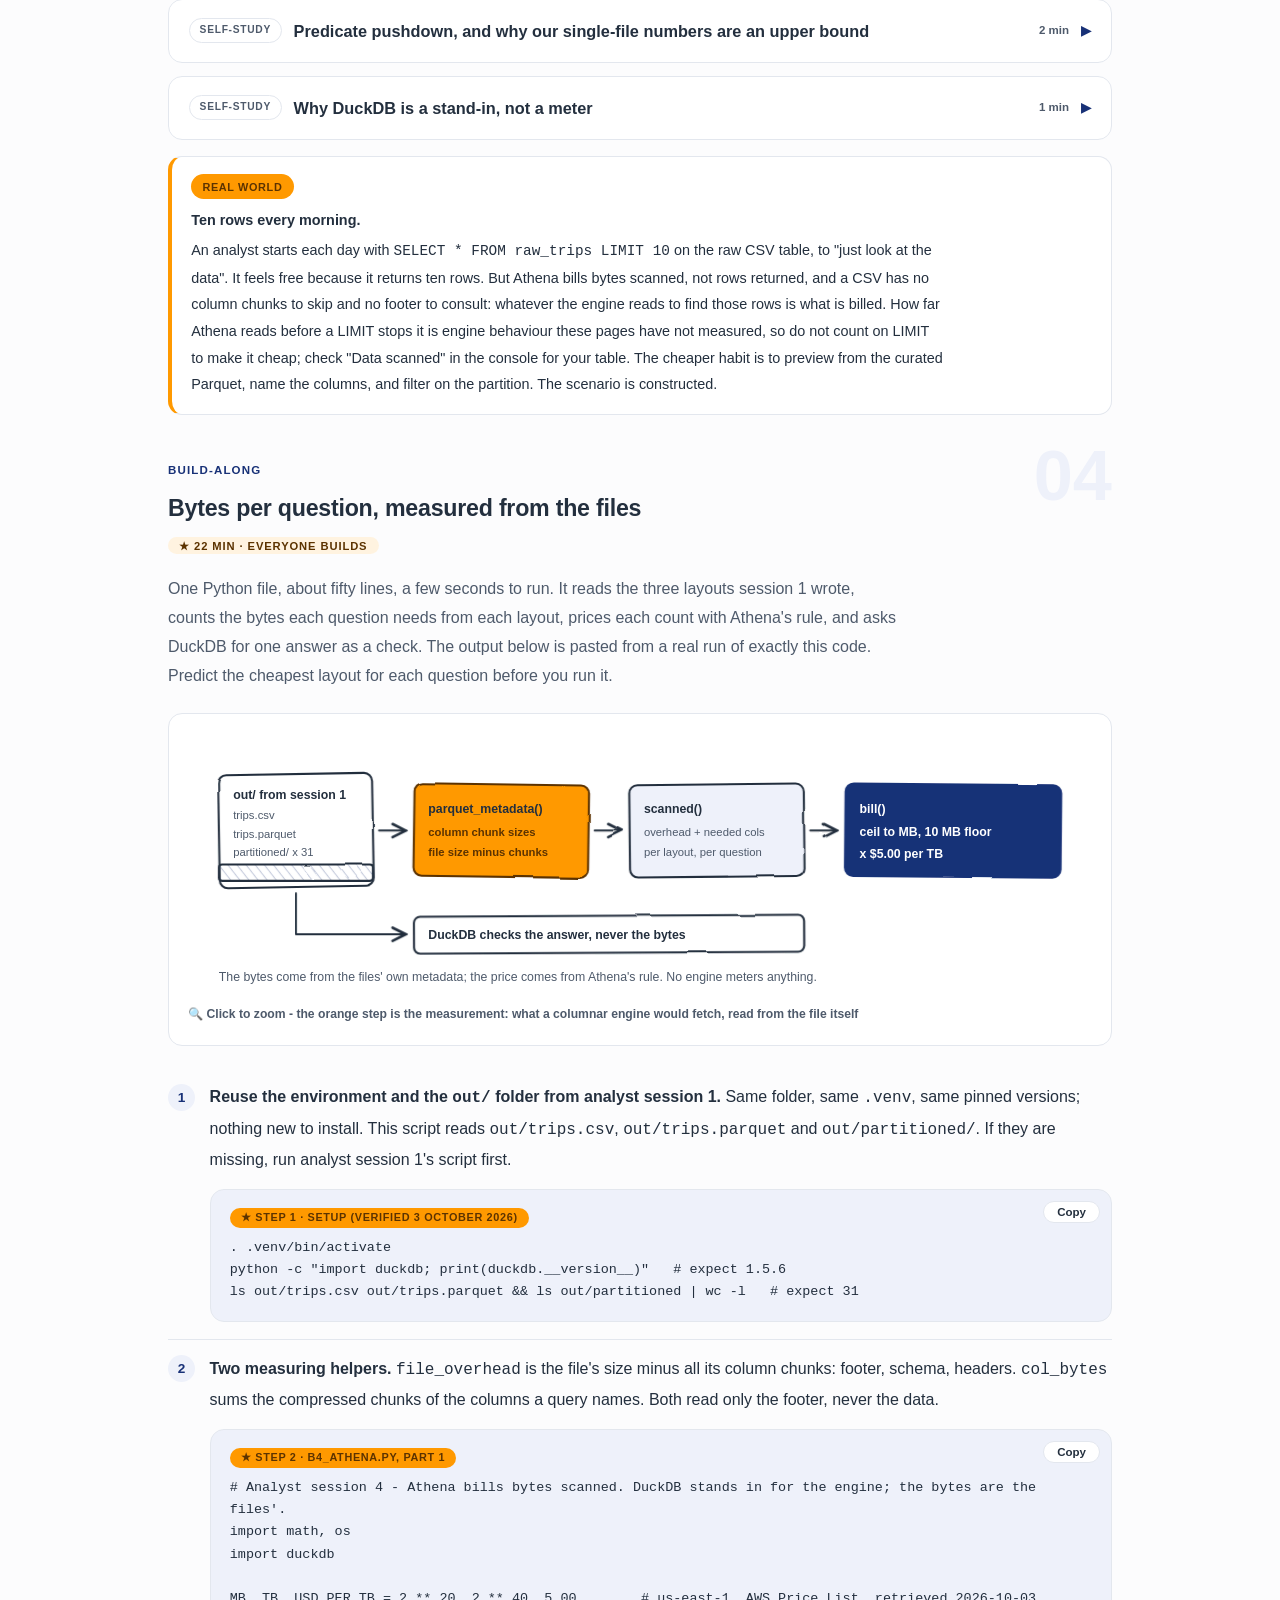
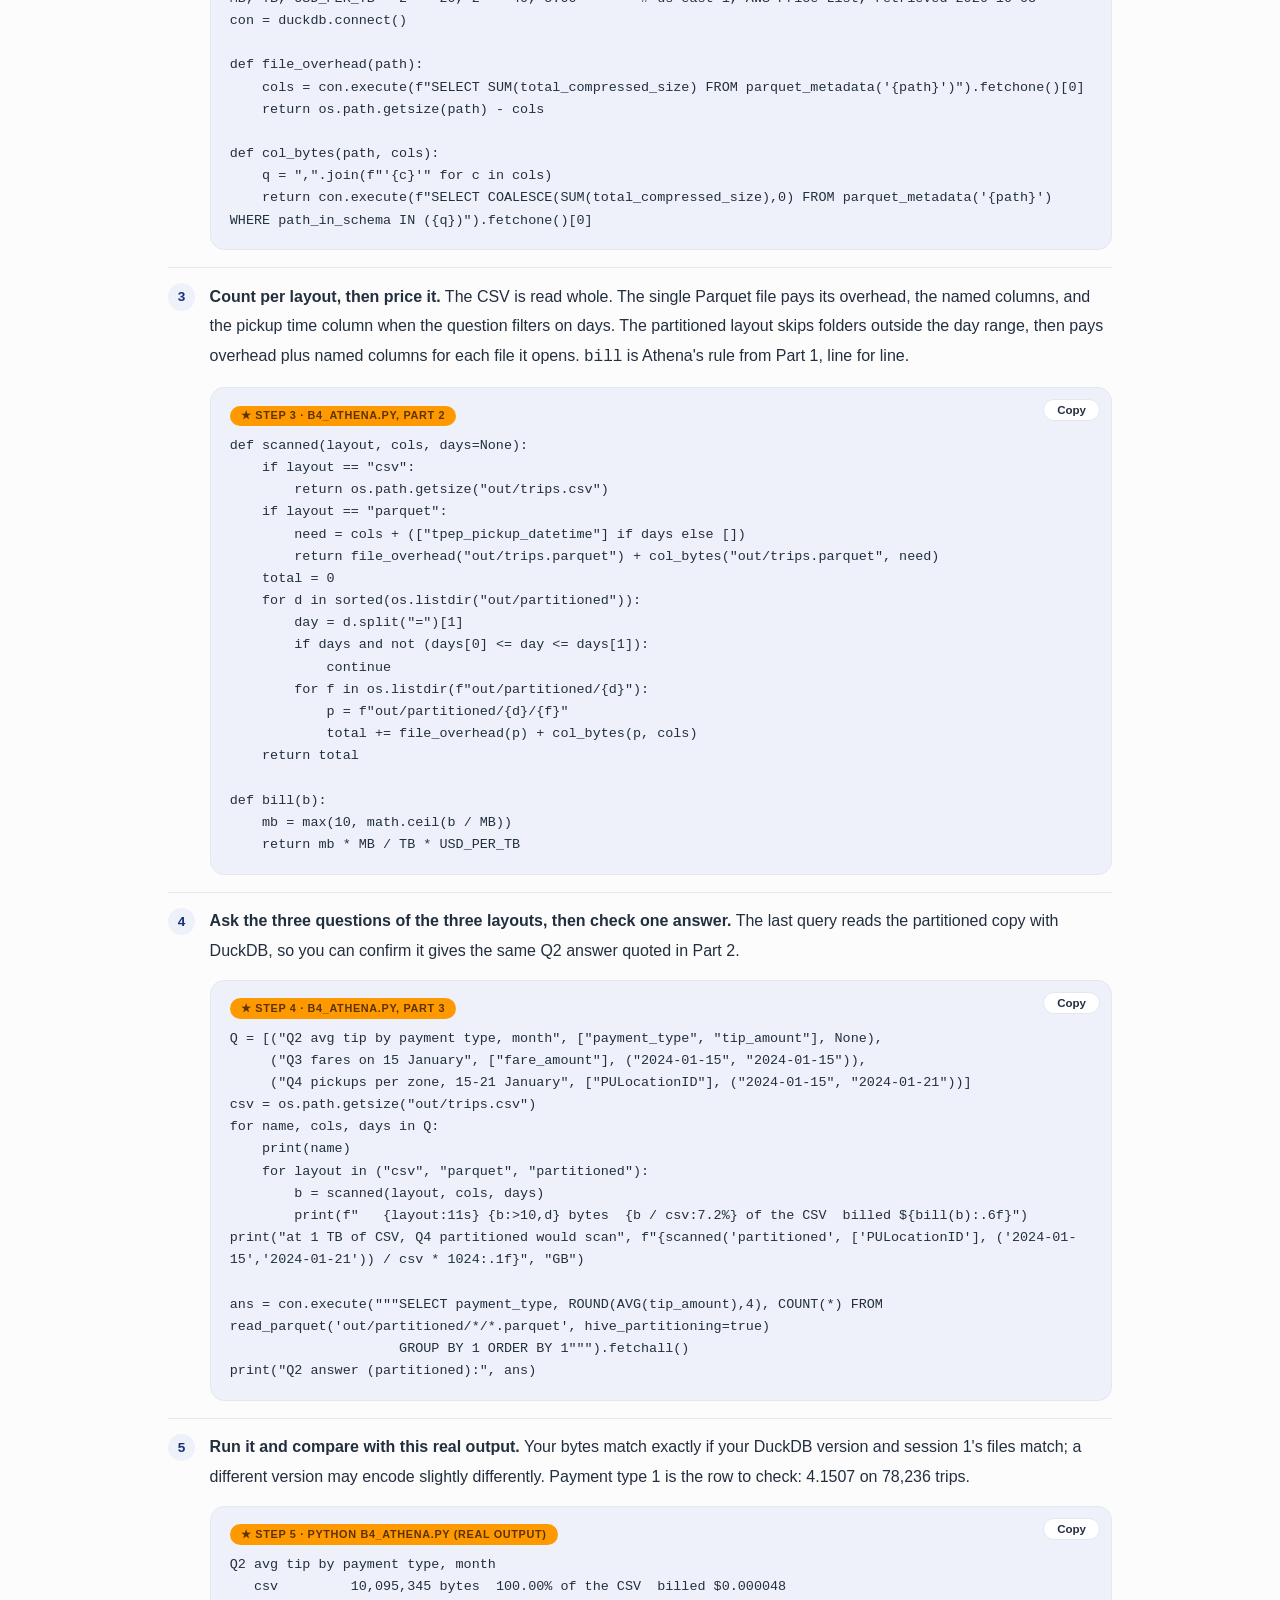
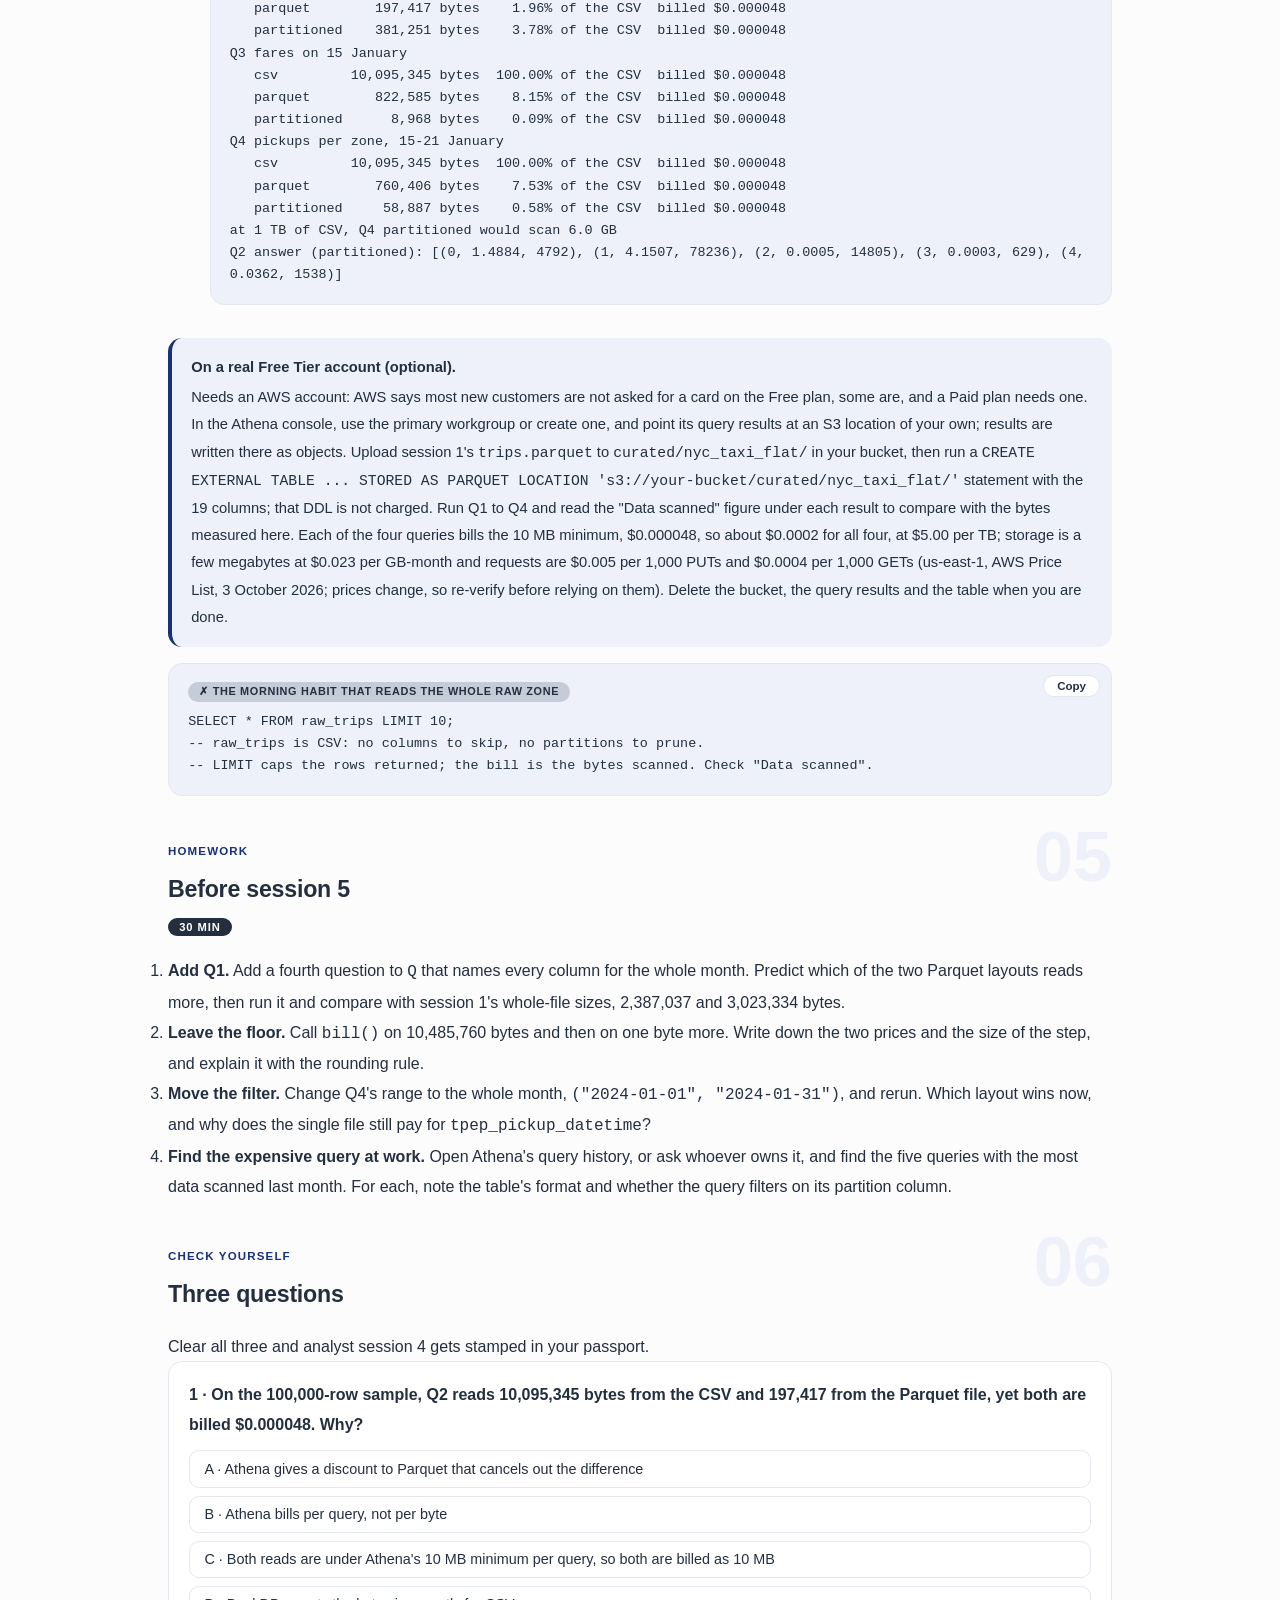
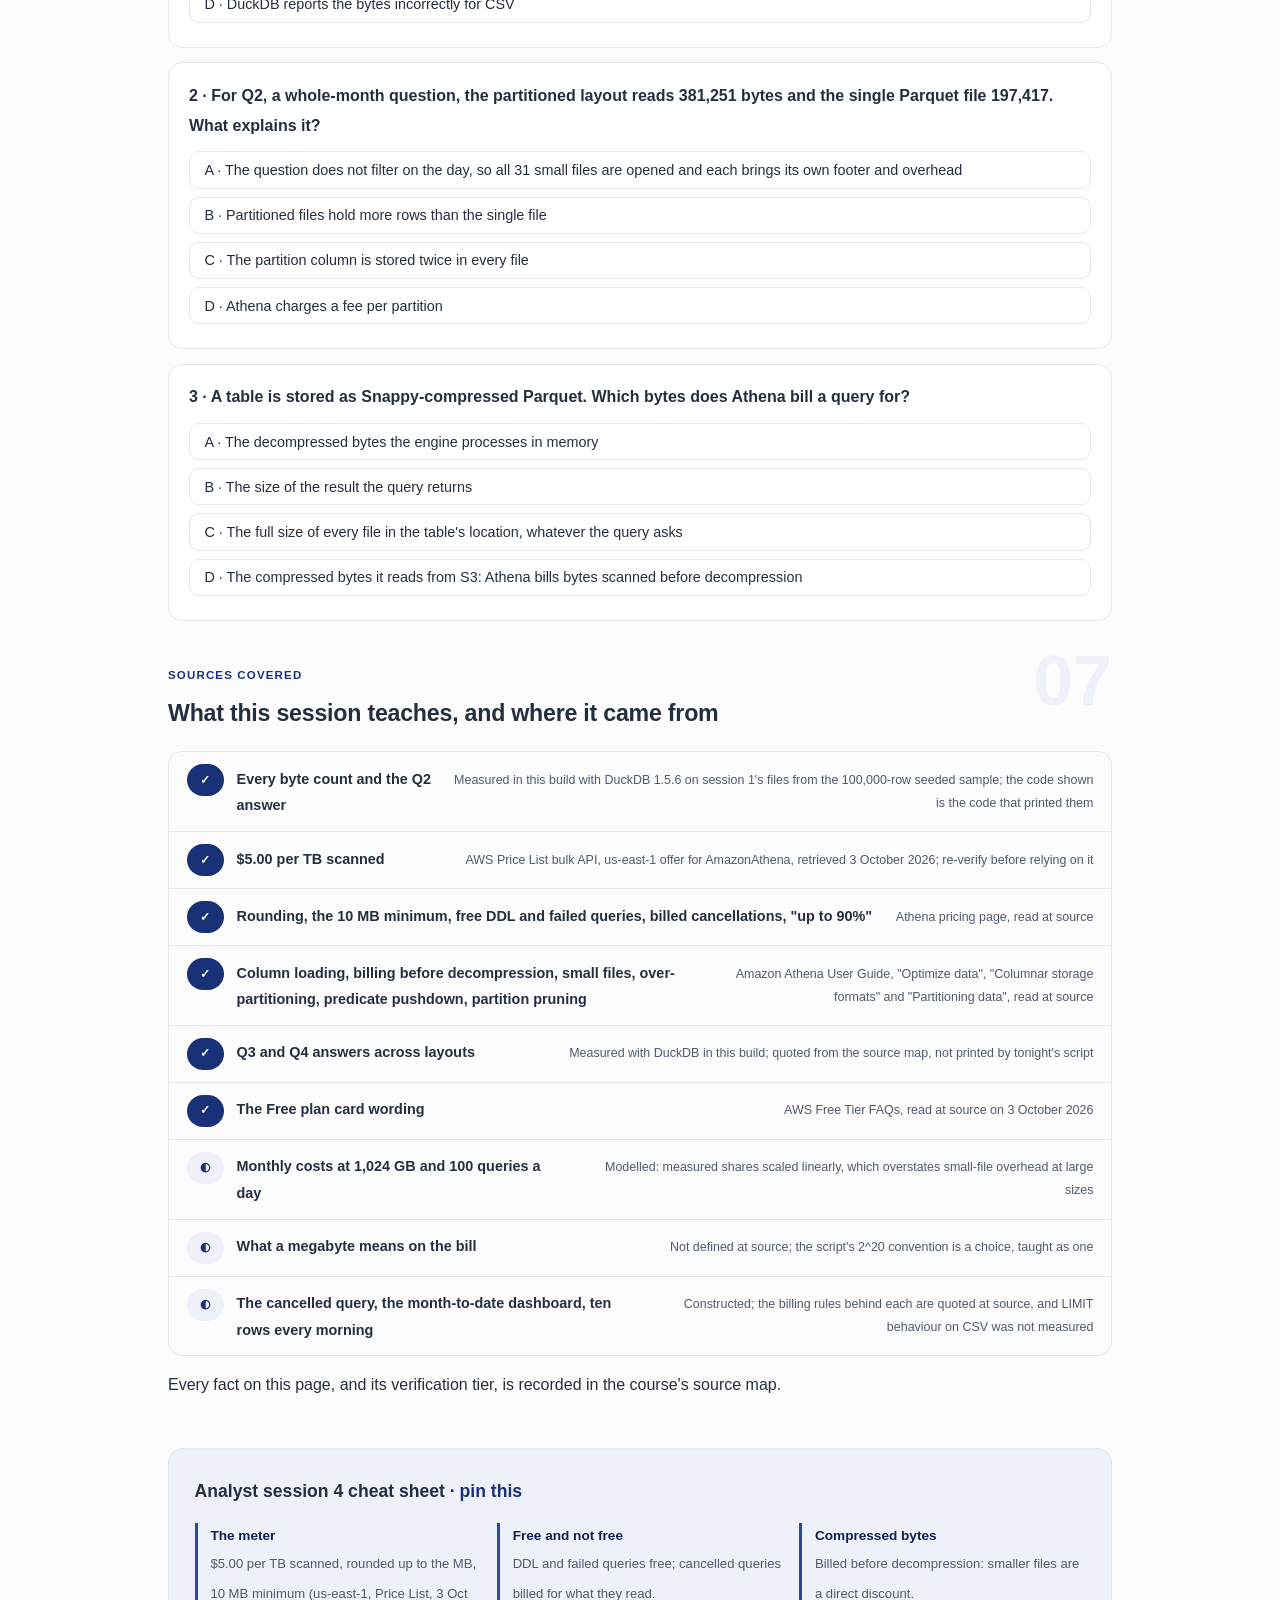
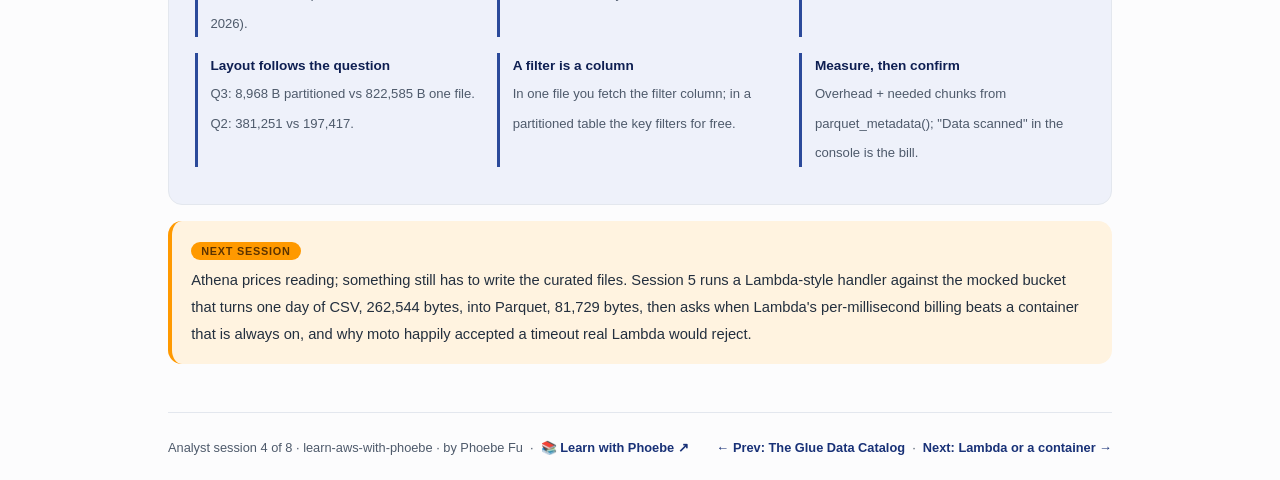
<file: courses/b4-athena-pay-per-byte.html>
<!DOCTYPE html>
<html lang="en">
<head>
<meta charset="UTF-8">
<meta name="viewport" content="width=device-width, initial-scale=1.0">
<!-- social:start -->
<meta name="description" content="Analyst session 4 of 8. How Athena bills a query, byte by byte: $5.00 per TB scanned, rounded up to the megabyte, 10 MB minimum. Three questions measured against three layouts of 100,000 real taxi trips, with the same answer every time.">
<meta property="og:type" content="article">
<meta property="og:site_name" content="Learn with Phoebe">
<meta property="og:title" content="Athena: pay per byte scanned - learn aws with phoebe">
<meta property="og:description" content="Analyst session 4 of 8. Fares on 15 January: 10,095,345 bytes from the CSV, 822,585 from one Parquet file, 8,968 from the partitioned layout. Same answer.">
<meta property="og:url" content="https://phoebefu6.github.io/learn-aws-with-phoebe/courses/b4-athena-pay-per-byte.html">
<meta property="og:image" content="https://phoebefu6.github.io/learn-aws-with-phoebe/assets/og-cover.png">
<meta property="og:image:width" content="1200">
<meta property="og:image:height" content="630">
<meta name="twitter:card" content="summary_large_image">
<meta name="twitter:title" content="Athena: pay per byte scanned - learn aws with phoebe">
<meta name="twitter:description" content="Analyst session 4 of 8. The Athena meter, three layouts on three questions, and how to count the bytes a columnar engine fetches.">
<meta name="twitter:image" content="https://phoebefu6.github.io/learn-aws-with-phoebe/assets/og-cover.png">
<!-- social:end -->
<title>Analyst session 4 · Athena: pay per byte scanned - learn aws with phoebe</title>
<link rel="stylesheet" href="../assets/style.css?v=21">
</head>
<body>

<div class="toolbar">
  <div class="wrap">
    <span class="crumb"><a href="../index.html">learn-aws-with-phoebe</a> / Analyst session 4 of 8</span>
    <button class="btn" id="toggle-all" type="button">Expand all</button>
    <button class="btn primary" id="zoom-toggle" type="button">Projector zoom: off</button>
  </div>
</div>

<header class="masthead">
  <div class="wrap">
    <div class="eyebrow">Learn AWS with Phoebe · Analyst track · Session 4 of 8</div>
    <h1>Athena: pay per <span class="accent">byte scanned</span></h1>
    <p class="sub">Athena has no servers to size and no clock to watch. It has one meter: how many bytes a query reads from S3. That makes the layout decisions from session 1 into prices. Tonight we read Athena's billing rules line by line, ask the same three questions of the CSV, the Parquet file and the partitioned copy, and count the bytes each one has to fetch. The answers never change. The byte counts change by a factor of more than a thousand.</p>
    <div class="chip-row">
      <span class="chip level">🟡 Core</span>
      <span class="chip audience">Data analysts and engineers</span>
      <span class="chip audience">Python, runs locally, no AWS account</span>
      <span class="chip time">45 min</span>
    </div>
    <div class="agenda">
      <span class="a1" style="flex:1">0-3 · Welcome</span>
      <span class="a2" style="flex:4">3-18 · The meter, three layouts, the method</span>
      <span class="a3" style="flex:5">18-40 · Build-along: bytes per question, measured</span>
      <span class="a4" style="flex:1">40-45 · Q&amp;A</span>
    </div>
  </div>
</header>

<main class="wrap">

  <section class="section" id="intro">
    <div class="section-kicker">
      <span class="klabel">Part 0</span>
      <h2>Where we start</h2>
    </div>
    <p class="lede">Session 1 wrote the same 100,000 taxi trips three ways into an <code>out/</code> folder. Session 3 told the catalog what those files are: 19 columns, partition key <code>pickup_date</code>, 31 partitions. Tonight we query them the way Athena would, and count what it would bill. Athena itself cannot run on a laptop, so DuckDB stands in to compute the answers, and the byte counts come from the files' own metadata, which is what a columnar engine reads to decide what to fetch. Nothing tonight touches a real account or a real bill.</p>

    <div class="legend">
      <span class="pill">🎫 Clear all three quiz questions to stamp your passport</span>
      <span class="pill">Live = presented in the 45 minutes</span>
      <span class="pill">Self-study = the full depth, after class</span>
      <span class="pill">★ Build-along = run the code yourself</span>
    </div>

    <div class="callout win">
      <p><strong>★ What you walk out with tonight.</strong> The four billing rules you can recite, nine measured byte counts (three questions, three layouts) with the same answer behind every one, and a method you can point at any Parquet table at work: file overhead plus the column chunks a query names is what the engine fetches, and what the engine fetches is what you pay for.</p>
    </div>
  </section>

  <section class="section" id="part-1">
    <div class="section-kicker">
      <span class="klabel">Part 1 · covers how Athena bills a query</span>
      <h2>The meter counts bytes, not seconds</h2>
      <span class="tag concept">5 min live</span>
    </div>
    <p class="lede">Athena charges $5.00 per TB scanned (us-east-1, AWS Price List, 3 October 2026; prices change without notice, so re-verify before relying on them). The pricing page states the rule exactly: "You are charged for the number of bytes scanned per query, rounded up to the nearest megabyte, with a 10 MB minimum per query." A slow query and a fast query that read the same bytes cost the same. A query that reads twice the bytes costs twice as much, whatever it returns.</p>

    <figure class="zoomable">
      <svg viewBox="0 0 880 314" xmlns="http://www.w3.org/2000/svg" role="img" aria-label="Five steps from left to right for one query, average tip by payment type on the single Parquet file. Step 1: the file in S3, 2,387,037 bytes on disk. Step 2: the bytes the query reads, 197,417, two columns plus overhead. Step 3: rounded up to 1 megabyte. Step 4, highlighted: the 10 megabyte minimum applies, so 10 megabytes are billed. Step 5: times 5 dollars per terabyte gives 0.000048 dollars. Below, four rules: DDL statements and failed queries are not charged, cancelled queries are billed for data scanned, and compressed data is billed on its compressed bytes.">
        <defs>
          <filter id="b4aSk" x="-3%" y="-3%" width="106%" height="106%"><feTurbulence type="fractalNoise" baseFrequency="0.02" numOctaves="2" seed="17" result="n"/><feDisplacementMap in="SourceGraphic" in2="n" scale="2.4" xChannelSelector="R" yChannelSelector="G"/></filter>
          <pattern id="b4aHc" patternUnits="userSpaceOnUse" width="7" height="7" patternTransform="rotate(-38)"><line x1="0" y1="0" x2="0" y2="7" stroke="#183177" stroke-width="1" opacity=".5"/></pattern>
          <marker id="b4aAr" viewBox="0 0 10 10" refX="9" refY="5" markerWidth="8" markerHeight="8" orient="auto"><path d="M1 1 L9 5 L1 9" fill="none" stroke="#232F3E" stroke-width="1.6" stroke-linecap="round"/></marker>
        </defs>
        <style>
          .b4aH { font: 800 12px Inter, -apple-system, "Segoe UI", Helvetica, Arial, sans-serif; fill: #232F3E; }
          .b4aL { font: 600 12px Inter, -apple-system, "Segoe UI", Helvetica, Arial, sans-serif; fill: #232F3E; }
          .b4aS { font: 400 11px Inter, -apple-system, "Segoe UI", Helvetica, Arial, sans-serif; fill: #4E5A6B; }
          .b4aB { font: 800 11px Inter, -apple-system, "Segoe UI", Helvetica, Arial, sans-serif; fill: #5C3300; }
          .b4aV { font: 800 17px Inter, -apple-system, "Segoe UI", Helvetica, Arial, sans-serif; fill: #0E1F52; }
          .b4aW { font: 800 12px Inter, -apple-system, "Segoe UI", Helvetica, Arial, sans-serif; fill: #FFFFFF; }
          .b4aN { font: 400 12px Inter, -apple-system, "Segoe UI", Helvetica, Arial, sans-serif; fill: #4E5A6B; }
        </style>

        <text class="b4aH" x="30" y="26">ONE QUERY ON ITS WAY TO A BILL: AVERAGE TIP BY PAYMENT TYPE, ONE PARQUET FILE</text>

        <g filter="url(#b4aSk)" fill="none" stroke="#232F3E" stroke-width="2" stroke-linecap="round" stroke-linejoin="round">
          <rect x="30" y="50" width="136" height="86" rx="8" transform="rotate(-1.2 98 93)" fill="#FFFFFF"/>
          <rect x="202" y="50" width="136" height="86" rx="8" transform="rotate(0.9 270 93)" fill="#EEF1FA"/>
          <rect x="374" y="50" width="136" height="86" rx="8" transform="rotate(-0.7 442 93)" fill="#FFFFFF"/>
          <rect x="546" y="50" width="136" height="86" rx="8" transform="rotate(1.1 614 93)" fill="#FF9900" stroke="#5C3300"/>
          <rect x="718" y="50" width="136" height="86" rx="8" transform="rotate(-0.8 786 93)" fill="#183177" stroke="#183177"/>
          <path d="M172 93 L196 93" marker-end="url(#b4aAr)"/>
          <path d="M344 93 L368 93" marker-end="url(#b4aAr)"/>
          <path d="M516 93 L540 93" marker-end="url(#b4aAr)"/>
          <path d="M688 93 L712 93" marker-end="url(#b4aAr)"/>
          <rect x="30" y="206" width="195" height="62" rx="7" transform="rotate(-0.6 127 237)" fill="#FFFFFF"/>
          <rect x="240" y="206" width="195" height="62" rx="7" transform="rotate(0.5 337 237)" fill="#FFFFFF"/>
          <rect x="450" y="206" width="195" height="62" rx="7" transform="rotate(-0.4 547 237)" fill="#EEF1FA"/>
          <rect x="660" y="206" width="195" height="62" rx="7" transform="rotate(0.6 757 237)" fill="#EEF1FA"/>
        </g>

        <text class="b4aL" x="42" y="74">1 · the file</text>
        <text class="b4aS" x="42" y="98">trips.parquet</text>
        <text class="b4aS" x="42" y="118">2,387,037 B on disk</text>

        <text class="b4aL" x="214" y="74">2 · bytes read</text>
        <text class="b4aV" x="214" y="100">197,417 B</text>
        <text class="b4aS" x="214" y="120">2 columns + overhead</text>

        <text class="b4aL" x="386" y="74">3 · round up</text>
        <text class="b4aV" x="386" y="100">1 MB</text>
        <text class="b4aS" x="386" y="120">to the next MB</text>

        <text class="b4aL" x="558" y="74">4 · 10 MB floor</text>
        <text class="b4aB" x="558" y="98">max(10 MB, 1 MB)</text>
        <text class="b4aB" x="558" y="118">= 10 MB billed</text>

        <text class="b4aW" x="730" y="80">5 · x $5.00/TB</text>
        <text class="b4aW" x="730" y="108">= $0.000048</text>

        <text class="b4aS" x="30" y="164">us-east-1, AWS Price List, 3 October 2026; re-verify before relying on it. The script counts 1 MB as 2^20 bytes.</text>

        <text class="b4aH" x="30" y="194">WHAT THE METER SKIPS, AND WHAT IT STILL COUNTS</text>
        <text class="b4aL" x="42" y="232">DDL statements</text>
        <text class="b4aS" x="42" y="252">no charge</text>
        <text class="b4aL" x="252" y="232">Failed queries</text>
        <text class="b4aS" x="252" y="252">no charge</text>
        <text class="b4aL" x="462" y="232">Cancelled queries</text>
        <text class="b4aS" x="462" y="252">billed for data scanned</text>
        <text class="b4aL" x="672" y="232">Compressed data</text>
        <text class="b4aS" x="672" y="252">billed on compressed bytes</text>

        <text class="b4aN" x="30" y="296">The orange step is why every query on the 100,000-row sample costs the same: none of them leaves the floor.</text>
      </svg>
      <figcaption>🔍 Click to zoom - bytes read, rounded up to the megabyte, lifted to 10 MB, times the price per TB</figcaption>
    </figure>

    <details class="card" open>
      <summary><span class="mode live">Live</span>Four rules from the pricing page<span class="mini">3 min</span><span class="caret">▶</span></summary>
      <div class="body">
        <p><strong>Rounding and the floor.</strong> Bytes are "rounded up to the nearest megabyte, with a 10 MB minimum per query". Ten megabytes at $5.00 per TB is $0.000048, the smallest Athena bill there is. <strong>What is free.</strong> "There are no charges for Data Definition Language (DDL) statements like CREATE, ALTER, or DROP TABLE statements for managing partitions, or failed queries." Registering a table costs nothing; a query that errors costs nothing. <strong>What is not.</strong> "Canceled queries are billed for the total amount of data scanned when the query is canceled." Pressing cancel stops the meter; it does not refund it. <strong>Compression.</strong> The Athena tuning guide says "you pay for the number of bytes scanned before decompression", so compressed bytes in S3 are the bytes you pay for, and smaller files are a direct discount.</p>
        <p>The pricing page puts the combined effect of good layout at "up to 90%" saved per query from "compressing, partitioning, and converting your data into columnar formats". Part 2 measures what that looks like on real data, question by question.</p>
      </div>
    </details>

    <details class="card">
      <summary><span class="mode self">Self-study</span>What a megabyte means here<span class="mini">2 min</span><span class="caret">▶</span></summary>
      <div class="body">
        <p>The build-along script counts a megabyte as 2<sup>20</sup> bytes (1,048,576) and a terabyte as 2<sup>40</sup>. The pricing page says "megabyte" and "TB" without defining either, and these pages could not find a definition at source, so treat the unit as a convention of the script, not a fact about Athena. It matters at exactly one point tonight: the CSV is 10,095,345 bytes, which is under 10 binary megabytes (10,485,760 bytes) and just over 10 decimal ones. Under the script's convention it sits on the floor with everything else. Under the other reading it would round up to 11 MB. Either way the bill is well under a hundredth of a cent, and the comparison between layouts, which is the lesson, does not move.</p>
      </div>
    </details>

    <details class="card">
      <summary><span class="mode self">Self-study</span>Why "free DDL" is a habit, not a footnote<span class="mini">1 min</span><span class="caret">▶</span></summary>
      <div class="body">
        <p>Because <code>CREATE TABLE</code> and <code>ALTER TABLE ADD PARTITION</code> cost nothing, the cheap move is always to describe the data properly before querying it: a table over the curated Parquet, partitions registered or projected as in session 3. Querying raw CSV because "the table already exists" is paying a scanning bill to avoid a free statement.</p>
      </div>
    </details>

    <div class="callout example">
      <span class="ex-pill">Real world</span>
      <p><strong>The query someone cancelled after a coffee.</strong> An analyst starts a broad query against the raw zone, sees it is taking a while, gets a coffee, and cancels it on the way back. The query returned nothing, and the next month's line item still shows the bytes it read before the cancel landed. Nothing went wrong; the pricing page says exactly this. The habit that fixes it is to test a query's shape against one partition first. The scenario is constructed; the billing rule is quoted from the Athena pricing page.</p>
    </div>
  </section>

  <section class="section" id="part-2">
    <div class="section-kicker">
      <span class="klabel">Part 2 · covers three layouts on three questions</span>
      <h2>Same answer, very different byte counts</h2>
      <span class="tag concept">6 min live</span>
    </div>
    <p class="lede">Three questions, chosen because they pull in different directions. Q2 asks the whole month for two columns. Q3 asks one day for one column. Q4 asks one week for one column. Each is asked of the CSV, the single Parquet file and the copy partitioned by pickup day, and each count below is printed by the build-along script. The CSV has no columns to skip and no folders to prune, so it reads 10,095,345 bytes every time. The other two layouts trade places depending on the question.</p>

    <figure class="zoomable">
      <svg viewBox="0 0 880 398" xmlns="http://www.w3.org/2000/svg" role="img" aria-label="Three groups of three horizontal bars, each bar the share of the CSV's 10,095,345 bytes a layout reads. Q2, average tip by payment type for the whole month: CSV 100 percent, one Parquet file 197,417 bytes or 1.96 percent, partitioned 381,251 bytes or 3.78 percent. Q3, fares on 15 January: CSV 100 percent, Parquet 822,585 bytes or 8.15 percent, partitioned 8,968 bytes or 0.09 percent. Q4, pickups per zone 15 to 21 January: CSV 100 percent, Parquet 760,406 bytes or 7.53 percent, partitioned 58,887 bytes or 0.58 percent. Every one of the nine queries is billed 0.000048 dollars because all sit under the 10 megabyte minimum.">
        <defs>
          <filter id="b4bSk" x="-3%" y="-3%" width="106%" height="106%"><feTurbulence type="fractalNoise" baseFrequency="0.02" numOctaves="2" seed="23" result="n"/><feDisplacementMap in="SourceGraphic" in2="n" scale="2.4" xChannelSelector="R" yChannelSelector="G"/></filter>
          <pattern id="b4bHc" patternUnits="userSpaceOnUse" width="7" height="7" patternTransform="rotate(-38)"><line x1="0" y1="0" x2="0" y2="7" stroke="#183177" stroke-width="1" opacity=".5"/></pattern>
          <marker id="b4bAr" viewBox="0 0 10 10" refX="9" refY="5" markerWidth="8" markerHeight="8" orient="auto"><path d="M1 1 L9 5 L1 9" fill="none" stroke="#232F3E" stroke-width="1.6" stroke-linecap="round"/></marker>
        </defs>
        <style>
          .b4bH { font: 800 12px Inter, -apple-system, "Segoe UI", Helvetica, Arial, sans-serif; fill: #232F3E; }
          .b4bL { font: 600 12px Inter, -apple-system, "Segoe UI", Helvetica, Arial, sans-serif; fill: #232F3E; }
          .b4bS { font: 400 11px Inter, -apple-system, "Segoe UI", Helvetica, Arial, sans-serif; fill: #4E5A6B; }
          .b4bB { font: 800 11px Inter, -apple-system, "Segoe UI", Helvetica, Arial, sans-serif; fill: #5C3300; }
          .b4bA { font: 700 11px Inter, -apple-system, "Segoe UI", Helvetica, Arial, sans-serif; fill: #183177; }
          .b4bN { font: 400 12px Inter, -apple-system, "Segoe UI", Helvetica, Arial, sans-serif; fill: #4E5A6B; }
        </style>

        <text class="b4bH" x="30" y="26">SHARE OF THE CSV'S BYTES EACH LAYOUT READS (SAMPLE, MEASURED)</text>
        <text class="b4bA" x="180" y="48">bar = share of the CSV · label = bytes read</text>
        <text class="b4bA" x="752" y="48">billed per query</text>

        <g filter="url(#b4bSk)" fill="none" stroke="#232F3E" stroke-width="1.6" stroke-linecap="round" stroke-linejoin="round">
          <rect x="180" y="82" width="400" height="14" rx="3" transform="rotate(-0.3 380 89)" fill="url(#b4bHc)"/>
          <rect x="180" y="104" width="8" height="14" rx="2" fill="#183177" stroke="#183177"/>
          <rect x="180" y="126" width="15" height="14" rx="2" fill="#FF9900" stroke="#5C3300"/>

          <rect x="180" y="180" width="400" height="14" rx="3" transform="rotate(0.3 380 187)" fill="url(#b4bHc)"/>
          <rect x="180" y="202" width="33" height="14" rx="2" fill="#183177" stroke="#183177"/>
          <rect x="180" y="224" width="2" height="14" fill="#FF9900" stroke="#5C3300"/>

          <rect x="180" y="278" width="400" height="14" rx="3" transform="rotate(-0.3 380 285)" fill="url(#b4bHc)"/>
          <rect x="180" y="300" width="30" height="14" rx="2" fill="#183177" stroke="#183177"/>
          <rect x="180" y="322" width="3" height="14" fill="#FF9900" stroke="#5C3300"/>
        </g>

        <text class="b4bL" x="30" y="72">Q2 · average tip by payment type, whole month</text>
        <text class="b4bS" x="30" y="93">CSV</text>
        <text class="b4bS" x="30" y="115">Parquet, one file</text>
        <text class="b4bS" x="30" y="137">Partitioned by day</text>
        <text class="b4bS" x="590" y="93">10,095,345 B · 100%</text>
        <text class="b4bS" x="198" y="115">197,417 B · 1.96%</text>
        <text class="b4bS" x="205" y="137">381,251 B · 3.78%</text>
        <text class="b4bS" x="752" y="93">$0.000048</text>
        <text class="b4bS" x="752" y="115">$0.000048</text>
        <text class="b4bS" x="752" y="137">$0.000048</text>

        <text class="b4bL" x="30" y="170">Q3 · fares on 15 January</text>
        <text class="b4bS" x="30" y="191">CSV</text>
        <text class="b4bS" x="30" y="213">Parquet, one file</text>
        <text class="b4bS" x="30" y="235">Partitioned by day</text>
        <text class="b4bS" x="590" y="191">10,095,345 B · 100%</text>
        <text class="b4bS" x="223" y="213">822,585 B · 8.15%</text>
        <text class="b4bB" x="192" y="235">8,968 B · 0.09%</text>
        <text class="b4bS" x="752" y="191">$0.000048</text>
        <text class="b4bS" x="752" y="213">$0.000048</text>
        <text class="b4bS" x="752" y="235">$0.000048</text>

        <text class="b4bL" x="30" y="268">Q4 · pickups per zone, 15-21 January</text>
        <text class="b4bS" x="30" y="289">CSV</text>
        <text class="b4bS" x="30" y="311">Parquet, one file</text>
        <text class="b4bS" x="30" y="333">Partitioned by day</text>
        <text class="b4bS" x="590" y="289">10,095,345 B · 100%</text>
        <text class="b4bS" x="220" y="311">760,406 B · 7.53%</text>
        <text class="b4bB" x="193" y="333">58,887 B · 0.58%</text>
        <text class="b4bS" x="752" y="289">$0.000048</text>
        <text class="b4bS" x="752" y="311">$0.000048</text>
        <text class="b4bS" x="752" y="333">$0.000048</text>

        <text class="b4bB" x="30" y="362">Every row bills $0.000048: all nine queries sit under the 10 MB minimum.</text>
        <text class="b4bN" x="30" y="384">Partitioned wins on Q3 and Q4 and loses on Q2. At 1 TB of CSV, Q4 partitioned would scan 6.0 GB (scaled).</text>
      </svg>
      <figcaption>🔍 Click to zoom - orange is the partitioned layout: smallest when the question filters on the day, larger than one file when it does not</figcaption>
    </figure>

    <details class="card">
      <summary><span class="mode live">Live</span>Why the sample bill is flat, and what it looks like at scale<span class="mini">3 min</span><span class="caret">▶</span></summary>
      <div class="body">
        <p>On the sample every query costs $0.000048, because the largest read, the whole CSV, is still under the 10 MB minimum. So the sample proves bytes, not dollars. To see dollars, scale the measured shares to a lake where the CSV is 1,024 GB and the team runs each query 100 times a day. That is a modelled calculation, linear in the measured shares, at $5.00 per TB (us-east-1, AWS Price List, 3 October 2026; re-verify before relying on it):</p>
        <ul>
          <li><strong>Q2, whole month, two columns.</strong> CSV $15,000 a month; one Parquet file $293; partitioned $566.</li>
          <li><strong>Q3, one day, one column.</strong> CSV $15,000; Parquet $1,222; partitioned $13.</li>
          <li><strong>Q4, one week, one column.</strong> CSV $15,000; Parquet $1,130; partitioned $88. The script prints the scan: 6.0 GB instead of a terabyte.</li>
        </ul>
        <p>Scaling linearly overstates the partitioned layout's losses: at a terabyte a day of trips is millions of rows, and 31 footers become a rounding error next to the data. Read the Q2 row as the direction of the effect, not its size. Your numbers will differ with your own data, columns and query mix.</p>
      </div>
    </details>

    <details class="card">
      <summary><span class="mode live">Live</span>The answers do not change<span class="mini">1 min</span><span class="caret">▶</span></summary>
      <div class="body">
        <p>Layout is a pricing decision, never a correctness one. On every layout, payment type 1 has an average tip of 4.1507 across 78,236 trips (Q2); 15 January has 2,591 trips with fares of $50,935.89 (Q3); and the busiest pickup zones for 15 to 21 January are 161 with 1,088 pickups, 132 with 1,086 and 237 with 1,085 (Q4). The build-along prints the Q2 answer from the partitioned copy so you can check one yourself. If a layout change ever changes an answer, something other than the layout changed.</p>
      </div>
    </details>

    <details class="card">
      <summary><span class="mode self">Self-study</span>Where partitioning loses<span class="mini">2 min</span><span class="caret">▶</span></summary>
      <div class="body">
        <p>Q2 asks every day, so the partitioned layout opens all 31 files, and each file brings its own footer and metadata. It reads 381,251 bytes against 197,417 for the single file: nearly twice as much for the same two columns. Session 1 measured the same effect on a whole-month, every-column read (3,023,334 against 2,387,037). Athena's tuning guide warns about the shape: "Having too many partition keys can result in fragmented datasets with too many files and files that are too small." Partition on the column your expensive questions filter on, and check the questions that do not filter on it before you celebrate.</p>
      </div>
    </details>

    <div class="callout example">
      <span class="ex-pill">Real world</span>
      <p><strong>The dashboard that never asked for a day.</strong> A team partitions its trips table by day because the daily operations report filters on the day, and that report gets cheaper overnight. A finance dashboard on the same table only ever asks month-to-date totals, so it opens every day's file on every refresh and reads more than it did before. Both outcomes are the same mechanism, measured above as Q3 and Q2. The scenario is constructed; your numbers will differ.</p>
    </div>
  </section>

  <section class="section" id="part-3">
    <div class="section-kicker">
      <span class="klabel">Part 3 · covers how the bytes are counted, and the limits of a stand-in</span>
      <h2>Count bytes the way a columnar engine fetches them</h2>
      <span class="tag concept">4 min live</span>
    </div>
    <p class="lede">Every Parquet file ends in a footer that lists each column chunk and its compressed size. A columnar engine reads that footer, then fetches only the chunks the query needs; Athena's documentation says "Only the columns needed for the query are loaded". So the bytes a query costs can be counted from the file alone: the file's overhead (its size minus all its column chunks) plus the chunks the query names. DuckDB's <code>parquet_metadata()</code> exposes exactly those numbers. One detail decides Q3 and Q4: a filter is a column too.</p>

    <figure class="zoomable">
      <svg viewBox="0 0 880 344" xmlns="http://www.w3.org/2000/svg" role="img" aria-label="Q3, fares on 15 January, on two layouts. Left: the single Parquet file drawn as 19 column chunks above a footer strip. Two chunks are read: fare_amount, the column the question asks for, and tpep_pickup_datetime, highlighted, because the file must be read to find 15 January. Together with the footer that is 822,585 bytes. Right: the partitioned layout, where the key pickup_date=2024-01-15 answers the filter. One small file is opened and only its fare_amount chunk and footer are read, 8,968 bytes. The other 30 days are never opened.">
        <defs>
          <filter id="b4cSk" x="-3%" y="-3%" width="106%" height="106%"><feTurbulence type="fractalNoise" baseFrequency="0.02" numOctaves="2" seed="37" result="n"/><feDisplacementMap in="SourceGraphic" in2="n" scale="2.4" xChannelSelector="R" yChannelSelector="G"/></filter>
          <pattern id="b4cHc" patternUnits="userSpaceOnUse" width="7" height="7" patternTransform="rotate(-38)"><line x1="0" y1="0" x2="0" y2="7" stroke="#183177" stroke-width="1" opacity=".5"/></pattern>
          <marker id="b4cAr" viewBox="0 0 10 10" refX="9" refY="5" markerWidth="8" markerHeight="8" orient="auto"><path d="M1 1 L9 5 L1 9" fill="none" stroke="#232F3E" stroke-width="1.6" stroke-linecap="round"/></marker>
        </defs>
        <style>
          .b4cH { font: 800 12px Inter, -apple-system, "Segoe UI", Helvetica, Arial, sans-serif; fill: #232F3E; }
          .b4cL { font: 600 12px Inter, -apple-system, "Segoe UI", Helvetica, Arial, sans-serif; fill: #232F3E; }
          .b4cS { font: 400 11px Inter, -apple-system, "Segoe UI", Helvetica, Arial, sans-serif; fill: #4E5A6B; }
          .b4cB { font: 800 11px Inter, -apple-system, "Segoe UI", Helvetica, Arial, sans-serif; fill: #5C3300; }
          .b4cV { font: 800 18px Inter, -apple-system, "Segoe UI", Helvetica, Arial, sans-serif; fill: #0E1F52; }
          .b4cN { font: 400 12px Inter, -apple-system, "Segoe UI", Helvetica, Arial, sans-serif; fill: #4E5A6B; }
        </style>

        <text class="b4cH" x="30" y="26">Q3, FARES ON 15 JANUARY: WHAT EACH LAYOUT MUST FETCH</text>

        <g filter="url(#b4cSk)" fill="none" stroke="#232F3E" stroke-width="2" stroke-linecap="round" stroke-linejoin="round">
          <rect x="30" y="40" width="400" height="264" rx="10" transform="rotate(-0.4 230 172)" fill="#FFFFFF"/>
          <rect x="50" y="80" width="342" height="110" rx="4" fill="#FFFFFF"/>
          <path d="M68 82 L68 188 M86 82 L86 188 M104 82 L104 188 M122 82 L122 188 M140 82 L140 188 M158 82 L158 188 M176 82 L176 188 M194 82 L194 188 M212 82 L212 188 M230 82 L230 188 M248 82 L248 188 M266 82 L266 188 M284 82 L284 188 M302 82 L302 188 M320 82 L320 188 M338 82 L338 188 M356 82 L356 188 M374 82 L374 188" stroke="#C5CCD8"/>
          <rect x="87" y="83" width="16" height="104" rx="2" fill="#FF9900" stroke="#5C3300"/>
          <rect x="231" y="83" width="16" height="104" rx="2" fill="#183177" stroke="#183177"/>
          <rect x="50" y="198" width="342" height="22" rx="4" fill="url(#b4cHc)"/>

          <rect x="450" y="40" width="400" height="264" rx="10" transform="rotate(0.4 650 172)" fill="#EEF1FA"/>
          <rect x="474" y="100" width="168" height="90" rx="4" transform="rotate(-1.5 558 145)" fill="#FFFFFF"/>
          <path d="M483 104 L483 186 M492 104 L492 186 M501 104 L501 186 M510 104 L510 186 M519 104 L519 186 M528 104 L528 186 M537 104 L537 186 M546 104 L546 186 M555 104 L555 186 M564 104 L564 186 M573 104 L573 186 M582 104 L582 186 M591 104 L591 186 M600 104 L600 186 M609 104 L609 186 M618 104 L618 186 M627 104 L627 186 M636 104 L636 186" stroke="#C5CCD8" transform="rotate(-1.5 558 145)"/>
          <rect x="556" y="105" width="8" height="80" rx="1" fill="#183177" stroke="#183177" transform="rotate(-1.5 558 145)"/>
          <rect x="474" y="198" width="168" height="16" rx="3" fill="url(#b4cHc)"/>
          <rect x="672" y="102" width="34" height="28" rx="3" transform="rotate(2 689 116)" fill="#FFFFFF" stroke="#C5CCD8"/>
          <rect x="716" y="102" width="34" height="28" rx="3" transform="rotate(-2 733 116)" fill="#FFFFFF" stroke="#C5CCD8"/>
          <rect x="760" y="102" width="34" height="28" rx="3" transform="rotate(3 777 116)" fill="#FFFFFF" stroke="#C5CCD8"/>
          <rect x="804" y="102" width="34" height="28" rx="3" transform="rotate(-1 821 116)" fill="#FFFFFF" stroke="#C5CCD8"/>
          <rect x="672" y="140" width="34" height="28" rx="3" transform="rotate(-2 689 154)" fill="#FFFFFF" stroke="#C5CCD8"/>
          <rect x="716" y="140" width="34" height="28" rx="3" transform="rotate(1 733 154)" fill="#FFFFFF" stroke="#C5CCD8"/>
          <rect x="760" y="140" width="34" height="28" rx="3" transform="rotate(-3 777 154)" fill="#FFFFFF" stroke="#C5CCD8"/>
          <rect x="804" y="140" width="34" height="28" rx="3" transform="rotate(2 821 154)" fill="#FFFFFF" stroke="#C5CCD8"/>
        </g>

        <text class="b4cL" x="46" y="64">One Parquet file, 19 column chunks</text>
        <text class="b4cB" x="46" y="244">orange: pickup time, read to find 15 January</text>
        <text class="b4cS" x="46" y="262">navy: fare_amount · hachure: footer and overhead</text>
        <text class="b4cV" x="46" y="290">822,585 B</text>

        <text class="b4cL" x="466" y="64">Partitioned: the key answers the filter</text>
        <text class="b4cS" x="474" y="88">pickup_date=2024-01-15/data_0.parquet</text>
        <text class="b4cS" x="672" y="190">30 other days:</text>
        <text class="b4cS" x="672" y="206">never opened</text>
        <text class="b4cB" x="466" y="244">no time column read: the folder did the filtering</text>
        <text class="b4cS" x="466" y="262">navy: fare_amount · hachure: this file's footer</text>
        <text class="b4cV" x="466" y="290">8,968 B</text>

        <text class="b4cN" x="30" y="330">Bytes fetched = file overhead + the column chunks the query needs, both read from parquet_metadata().</text>
      </svg>
      <figcaption>🔍 Click to zoom - in a single file the filter column must be fetched; in the partitioned layout the key does the filtering for free</figcaption>
    </figure>

    <details class="card">
      <summary><span class="mode live">Live</span>A filter is a column you pay for<span class="mini">2 min</span><span class="caret">▶</span></summary>
      <div class="body">
        <p>Q3 asks only for <code>fare_amount</code>, but to know which rows belong to 15 January, an engine reading the single file must also fetch <code>tpep_pickup_datetime</code>. That is why the script adds the time column to the single-file count whenever the question names days, and why Q3 reads 822,585 bytes there. In the partitioned layout the day is in the key, <code>pickup_date=2024-01-15/</code>, registered as the partition key in session 3. The engine picks the folder, opens one file, and fetches one chunk plus that file's footer: 8,968 bytes. Athena's partitioning page says it directly: "If you query a partitioned table and specify the partition in the WHERE clause, Athena scans the data only from that partition."</p>
      </div>
    </details>

    <details class="card">
      <summary><span class="mode self">Self-study</span>Predicate pushdown, and why our single-file numbers are an upper bound<span class="mini">2 min</span><span class="caret">▶</span></summary>
      <div class="body">
        <p>Athena's columnar storage page adds a second skip: "Predicate pushdown in Parquet and ORC enables Athena queries to fetch only the blocks it needs, improving query performance." Parquet keeps statistics such as minimum and maximum values per row group, so on a large file sorted by time an engine may skip whole row groups that cannot contain 15 January. Our files are each a single row group, far below the 128 MB row group default the guide mentions, so there is nothing to skip inside them, and the script counts the full chunks. On large production files Athena may read less than this method predicts for a filtered question on one file. Treat the single-file Q3 and Q4 counts as what you pay without that help, and the console as the final word.</p>
      </div>
    </details>

    <details class="card">
      <summary><span class="mode self">Self-study</span>Why DuckDB is a stand-in, not a meter<span class="mini">1 min</span><span class="caret">▶</span></summary>
      <div class="body">
        <p>DuckDB answers the questions so you can see the answers match across layouts. It does not measure what Athena would bill, and the script never asks it to: the byte counts come from file sizes on disk and the column chunk sizes in each footer. That separation is deliberate. A local engine has its own caching and reading strategy; the file's own metadata is the same whichever engine reads it. If you run these queries on a real account, compare each with Athena's "Data scanned" figure; where they differ, the console is the bill. File-format internals (row groups, encodings, statistics) are taught in <a href="https://phoebefu6.github.io/learn-ai-infra-with-phoebe/">learn-ai-infra</a>; here they matter only as bytes.</p>
      </div>
    </details>

    <div class="callout example">
      <span class="ex-pill">Real world</span>
      <p><strong>Ten rows every morning.</strong> An analyst starts each day with <code>SELECT * FROM raw_trips LIMIT 10</code> on the raw CSV table, to "just look at the data". It feels free because it returns ten rows. But Athena bills bytes scanned, not rows returned, and a CSV has no column chunks to skip and no footer to consult: whatever the engine reads to find those rows is what is billed. How far Athena reads before a LIMIT stops it is engine behaviour these pages have not measured, so do not count on LIMIT to make it cheap; check "Data scanned" in the console for your table. The cheaper habit is to preview from the curated Parquet, name the columns, and filter on the partition. The scenario is constructed.</p>
    </div>
  </section>

  <section class="section" id="demo-1">
    <div class="section-kicker">
      <span class="klabel">Build-along</span>
      <h2>Bytes per question, measured from the files</h2>
      <span class="tag demo">★ 22 min · everyone builds</span>
    </div>
    <p class="lede">One Python file, about fifty lines, a few seconds to run. It reads the three layouts session 1 wrote, counts the bytes each question needs from each layout, prices each count with Athena's rule, and asks DuckDB for one answer as a check. The output below is pasted from a real run of exactly this code. Predict the cheapest layout for each question before you run it.</p>

    <figure class="zoomable">
      <svg viewBox="0 0 880 254" xmlns="http://www.w3.org/2000/svg" role="img" aria-label="The build-along pipeline. The out folder from session 1 holds trips.csv, trips.parquet and 31 partitioned files. Highlighted, parquet_metadata reads each file's column chunk sizes and, by subtraction, its overhead. scanned adds the overhead and the needed chunks per layout. bill rounds up to the megabyte, applies the 10 megabyte floor and multiplies by 5 dollars per terabyte. Separately, DuckDB computes one answer as a check, never the bytes.">
        <defs>
          <filter id="b4dSk" x="-3%" y="-3%" width="106%" height="106%"><feTurbulence type="fractalNoise" baseFrequency="0.02" numOctaves="2" seed="41" result="n"/><feDisplacementMap in="SourceGraphic" in2="n" scale="2.4" xChannelSelector="R" yChannelSelector="G"/></filter>
          <pattern id="b4dHc" patternUnits="userSpaceOnUse" width="7" height="7" patternTransform="rotate(-38)"><line x1="0" y1="0" x2="0" y2="7" stroke="#183177" stroke-width="1" opacity=".5"/></pattern>
          <marker id="b4dAr" viewBox="0 0 10 10" refX="9" refY="5" markerWidth="8" markerHeight="8" orient="auto"><path d="M1 1 L9 5 L1 9" fill="none" stroke="#232F3E" stroke-width="1.6" stroke-linecap="round"/></marker>
        </defs>
        <style>
          .b4dL { font: 600 12px Inter, -apple-system, "Segoe UI", Helvetica, Arial, sans-serif; fill: #232F3E; }
          .b4dS { font: 400 11px Inter, -apple-system, "Segoe UI", Helvetica, Arial, sans-serif; fill: #4E5A6B; }
          .b4dB { font: 800 11px Inter, -apple-system, "Segoe UI", Helvetica, Arial, sans-serif; fill: #5C3300; }
          .b4dW { font: 800 12px Inter, -apple-system, "Segoe UI", Helvetica, Arial, sans-serif; fill: #FFFFFF; }
          .b4dN { font: 400 12px Inter, -apple-system, "Segoe UI", Helvetica, Arial, sans-serif; fill: #4E5A6B; }
        </style>

        <g filter="url(#b4dSk)" fill="none" stroke="#232F3E" stroke-width="2" stroke-linecap="round" stroke-linejoin="round">
          <rect x="30" y="40" width="150" height="110" rx="8" transform="rotate(-1 105 95)" fill="#FFFFFF"/>
          <rect x="30" y="128" width="150" height="16" rx="3" fill="url(#b4dHc)"/>
          <rect x="220" y="50" width="170" height="90" rx="8" transform="rotate(0.8 305 95)" fill="#FF9900" stroke="#5C3300"/>
          <rect x="430" y="50" width="170" height="90" rx="8" transform="rotate(-0.6 515 95)" fill="#EEF1FA"/>
          <rect x="640" y="50" width="210" height="90" rx="8" transform="rotate(0.5 745 95)" fill="#183177" stroke="#183177"/>
          <rect x="220" y="178" width="380" height="36" rx="6" transform="rotate(-0.3 410 196)" fill="#FFFFFF"/>
          <path d="M186 95 L212 95" marker-end="url(#b4dAr)"/>
          <path d="M396 95 L422 95" marker-end="url(#b4dAr)"/>
          <path d="M606 95 L632 95" marker-end="url(#b4dAr)"/>
          <path d="M105 156 L105 196 L212 196" marker-end="url(#b4dAr)"/>
        </g>

        <text class="b4dL" x="44" y="64">out/ from session 1</text>
        <text class="b4dS" x="44" y="84">trips.csv</text>
        <text class="b4dS" x="44" y="102">trips.parquet</text>
        <text class="b4dS" x="44" y="120">partitioned/ x 31</text>

        <text class="b4dL" x="234" y="78">parquet_metadata()</text>
        <text class="b4dB" x="234" y="100">column chunk sizes</text>
        <text class="b4dB" x="234" y="120">file size minus chunks</text>

        <text class="b4dL" x="444" y="78">scanned()</text>
        <text class="b4dS" x="444" y="100">overhead + needed cols</text>
        <text class="b4dS" x="444" y="120">per layout, per question</text>

        <text class="b4dW" x="654" y="78">bill()</text>
        <text class="b4dW" x="654" y="100">ceil to MB, 10 MB floor</text>
        <text class="b4dW" x="654" y="122">x $5.00 per TB</text>

        <text class="b4dL" x="234" y="201">DuckDB checks the answer, never the bytes</text>

        <text class="b4dN" x="30" y="242">The bytes come from the files' own metadata; the price comes from Athena's rule. No engine meters anything.</text>
      </svg>
      <figcaption>🔍 Click to zoom - the orange step is the measurement: what a columnar engine would fetch, read from the file itself</figcaption>
    </figure>

    <div class="steps">
      <div class="step">
        <p><strong>Reuse the environment and the <code>out/</code> folder from analyst session 1.</strong> Same folder, same <code>.venv</code>, same pinned versions; nothing new to install. This script reads <code>out/trips.csv</code>, <code>out/trips.parquet</code> and <code>out/partitioned/</code>. If they are missing, run analyst session 1's script first.</p>
        <div class="prompt-box good"><span class="label">★ Step 1 · setup (verified 3 October 2026)</span>. .venv/bin/activate
python -c "import duckdb; print(duckdb.__version__)"   # expect 1.5.6
ls out/trips.csv out/trips.parquet &amp;&amp; ls out/partitioned | wc -l   # expect 31</div>
      </div>
      <div class="step">
        <p><strong>Two measuring helpers.</strong> <code>file_overhead</code> is the file's size minus all its column chunks: footer, schema, headers. <code>col_bytes</code> sums the compressed chunks of the columns a query names. Both read only the footer, never the data.</p>
        <div class="prompt-box good"><span class="label">★ Step 2 · b4_athena.py, part 1</span># Analyst session 4 - Athena bills bytes scanned. DuckDB stands in for the engine; the bytes are the files'.
import math, os
import duckdb

MB, TB, USD_PER_TB = 2 ** 20, 2 ** 40, 5.00        # us-east-1, AWS Price List, retrieved 2026-10-03
con = duckdb.connect()

def file_overhead(path):
    cols = con.execute(f"SELECT SUM(total_compressed_size) FROM parquet_metadata('{path}')").fetchone()[0]
    return os.path.getsize(path) - cols

def col_bytes(path, cols):
    q = ",".join(f"'{c}'" for c in cols)
    return con.execute(f"SELECT COALESCE(SUM(total_compressed_size),0) FROM parquet_metadata('{path}') WHERE path_in_schema IN ({q})").fetchone()[0]</div>
      </div>
      <div class="step">
        <p><strong>Count per layout, then price it.</strong> The CSV is read whole. The single Parquet file pays its overhead, the named columns, and the pickup time column when the question filters on days. The partitioned layout skips folders outside the day range, then pays overhead plus named columns for each file it opens. <code>bill</code> is Athena's rule from Part 1, line for line.</p>
        <div class="prompt-box good"><span class="label">★ Step 3 · b4_athena.py, part 2</span>def scanned(layout, cols, days=None):
    if layout == "csv":
        return os.path.getsize("out/trips.csv")
    if layout == "parquet":
        need = cols + (["tpep_pickup_datetime"] if days else [])
        return file_overhead("out/trips.parquet") + col_bytes("out/trips.parquet", need)
    total = 0
    for d in sorted(os.listdir("out/partitioned")):
        day = d.split("=")[1]
        if days and not (days[0] &lt;= day &lt;= days[1]):
            continue
        for f in os.listdir(f"out/partitioned/{d}"):
            p = f"out/partitioned/{d}/{f}"
            total += file_overhead(p) + col_bytes(p, cols)
    return total

def bill(b):
    mb = max(10, math.ceil(b / MB))
    return mb * MB / TB * USD_PER_TB</div>
      </div>
      <div class="step">
        <p><strong>Ask the three questions of the three layouts, then check one answer.</strong> The last query reads the partitioned copy with DuckDB, so you can confirm it gives the same Q2 answer quoted in Part 2.</p>
        <div class="prompt-box good"><span class="label">★ Step 4 · b4_athena.py, part 3</span>Q = [("Q2 avg tip by payment type, month", ["payment_type", "tip_amount"], None),
     ("Q3 fares on 15 January", ["fare_amount"], ("2024-01-15", "2024-01-15")),
     ("Q4 pickups per zone, 15-21 January", ["PULocationID"], ("2024-01-15", "2024-01-21"))]
csv = os.path.getsize("out/trips.csv")
for name, cols, days in Q:
    print(name)
    for layout in ("csv", "parquet", "partitioned"):
        b = scanned(layout, cols, days)
        print(f"   {layout:11s} {b:&gt;10,d} bytes  {b / csv:7.2%} of the CSV  billed ${bill(b):.6f}")
print("at 1 TB of CSV, Q4 partitioned would scan", f"{scanned('partitioned', ['PULocationID'], ('2024-01-15','2024-01-21')) / csv * 1024:.1f}", "GB")

ans = con.execute("""SELECT payment_type, ROUND(AVG(tip_amount),4), COUNT(*) FROM read_parquet('out/partitioned/*/*.parquet', hive_partitioning=true)
                     GROUP BY 1 ORDER BY 1""").fetchall()
print("Q2 answer (partitioned):", ans)</div>
      </div>
      <div class="step">
        <p><strong>Run it and compare with this real output.</strong> Your bytes match exactly if your DuckDB version and session 1's files match; a different version may encode slightly differently. Payment type 1 is the row to check: 4.1507 on 78,236 trips.</p>
        <div class="prompt-box good"><span class="label">★ Step 5 · python b4_athena.py (real output)</span>Q2 avg tip by payment type, month
   csv         10,095,345 bytes  100.00% of the CSV  billed $0.000048
   parquet        197,417 bytes    1.96% of the CSV  billed $0.000048
   partitioned    381,251 bytes    3.78% of the CSV  billed $0.000048
Q3 fares on 15 January
   csv         10,095,345 bytes  100.00% of the CSV  billed $0.000048
   parquet        822,585 bytes    8.15% of the CSV  billed $0.000048
   partitioned      8,968 bytes    0.09% of the CSV  billed $0.000048
Q4 pickups per zone, 15-21 January
   csv         10,095,345 bytes  100.00% of the CSV  billed $0.000048
   parquet        760,406 bytes    7.53% of the CSV  billed $0.000048
   partitioned     58,887 bytes    0.58% of the CSV  billed $0.000048
at 1 TB of CSV, Q4 partitioned would scan 6.0 GB
Q2 answer (partitioned): [(0, 1.4884, 4792), (1, 4.1507, 78236), (2, 0.0005, 14805), (3, 0.0003, 629), (4, 0.0362, 1538)]</div>
      </div>
    </div>

    <div class="callout tip">
      <p><strong>On a real Free Tier account (optional).</strong> Needs an AWS account: AWS says most new customers are not asked for a card on the Free plan, some are, and a Paid plan needs one. In the Athena console, use the primary workgroup or create one, and point its query results at an S3 location of your own; results are written there as objects. Upload session 1's <code>trips.parquet</code> to <code>curated/nyc_taxi_flat/</code> in your bucket, then run a <code>CREATE EXTERNAL TABLE ... STORED AS PARQUET LOCATION 's3://your-bucket/curated/nyc_taxi_flat/'</code> statement with the 19 columns; that DDL is not charged. Run Q1 to Q4 and read the "Data scanned" figure under each result to compare with the bytes measured here. Each of the four queries bills the 10 MB minimum, $0.000048, so about $0.0002 for all four, at $5.00 per TB; storage is a few megabytes at $0.023 per GB-month and requests are $0.005 per 1,000 PUTs and $0.0004 per 1,000 GETs (us-east-1, AWS Price List, 3 October 2026; prices change, so re-verify before relying on them). Delete the bucket, the query results and the table when you are done.</p>
    </div>

    <div class="prompt-box bad"><span class="label">✗ The morning habit that reads the whole raw zone</span>SELECT * FROM raw_trips LIMIT 10;
-- raw_trips is CSV: no columns to skip, no partitions to prune.
-- LIMIT caps the rows returned; the bill is the bytes scanned. Check "Data scanned".</div>
  </section>

  <section class="section" id="exercise">
    <div class="section-kicker">
      <span class="klabel">Homework</span>
      <h2>Before session 5</h2>
      <span class="tag exercise">30 min</span>
    </div>
    <ol>
      <li><strong>Add Q1.</strong> Add a fourth question to <code>Q</code> that names every column for the whole month. Predict which of the two Parquet layouts reads more, then run it and compare with session 1's whole-file sizes, 2,387,037 and 3,023,334 bytes.</li>
      <li><strong>Leave the floor.</strong> Call <code>bill()</code> on 10,485,760 bytes and then on one byte more. Write down the two prices and the size of the step, and explain it with the rounding rule.</li>
      <li><strong>Move the filter.</strong> Change Q4's range to the whole month, <code>("2024-01-01", "2024-01-31")</code>, and rerun. Which layout wins now, and why does the single file still pay for <code>tpep_pickup_datetime</code>?</li>
      <li><strong>Find the expensive query at work.</strong> Open Athena's query history, or ask whoever owns it, and find the five queries with the most data scanned last month. For each, note the table's format and whether the query filters on its partition column.</li>
    </ol>
  </section>

  <section class="section" id="quiz">
    <div class="section-kicker">
      <span class="klabel">Check yourself</span>
      <h2>Three questions</h2>
    </div>
    <p>Clear all three and analyst session 4 gets stamped in your passport.</p>

    <div class="quiz-q" data-answer="2">
      <p class="qtext">1 · On the 100,000-row sample, Q2 reads 10,095,345 bytes from the CSV and 197,417 from the Parquet file, yet both are billed $0.000048. Why?</p>
      <button class="qopt" type="button">A · Athena gives a discount to Parquet that cancels out the difference</button>
      <button class="qopt" type="button">B · Athena bills per query, not per byte</button>
      <button class="qopt" type="button">C · Both reads are under Athena's 10 MB minimum per query, so both are billed as 10 MB</button>
      <button class="qopt" type="button">D · DuckDB reports the bytes incorrectly for CSV</button>
      <p class="qwhy">Bytes are rounded up to the megabyte with a 10 MB minimum. Every sample query sits under the floor, so the sample proves bytes, not dollars; the difference shows up only at scale.</p>
    </div>

    <div class="quiz-q" data-answer="0">
      <p class="qtext">2 · For Q2, a whole-month question, the partitioned layout reads 381,251 bytes and the single Parquet file 197,417. What explains it?</p>
      <button class="qopt" type="button">A · The question does not filter on the day, so all 31 small files are opened and each brings its own footer and overhead</button>
      <button class="qopt" type="button">B · Partitioned files hold more rows than the single file</button>
      <button class="qopt" type="button">C · The partition column is stored twice in every file</button>
      <button class="qopt" type="button">D · Athena charges a fee per partition</button>
      <p class="qwhy">Partitions only pay when the question filters on the partition column. Otherwise you pay for every file's overhead, which is why the same layout wins Q3 and Q4 and loses Q2.</p>
    </div>

    <div class="quiz-q" data-answer="3">
      <p class="qtext">3 · A table is stored as Snappy-compressed Parquet. Which bytes does Athena bill a query for?</p>
      <button class="qopt" type="button">A · The decompressed bytes the engine processes in memory</button>
      <button class="qopt" type="button">B · The size of the result the query returns</button>
      <button class="qopt" type="button">C · The full size of every file in the table's location, whatever the query asks</button>
      <button class="qopt" type="button">D · The compressed bytes it reads from S3: Athena bills bytes scanned before decompression</button>
      <p class="qwhy">The tuning guide says "you pay for the number of bytes scanned before decompression". Compression is a direct discount, and column pruning means only the chunks a query names are read.</p>
    </div>

    <p class="quiz-score"></p>
  </section>

  <section class="section" id="official">
    <div class="section-kicker">
      <span class="klabel">Sources covered</span>
      <h2>What this session teaches, and where it came from</h2>
    </div>
    <div class="covered">
      <div class="covered-row"><span class="status pill solid">✓</span><span class="name">Every byte count and the Q2 answer</span><span class="note">Measured in this build with DuckDB 1.5.6 on session 1's files from the 100,000-row seeded sample; the code shown is the code that printed them</span></div>
      <div class="covered-row"><span class="status pill solid">✓</span><span class="name">$5.00 per TB scanned</span><span class="note">AWS Price List bulk API, us-east-1 offer for AmazonAthena, retrieved 3 October 2026; re-verify before relying on it</span></div>
      <div class="covered-row"><span class="status pill solid">✓</span><span class="name">Rounding, the 10 MB minimum, free DDL and failed queries, billed cancellations, "up to 90%"</span><span class="note">Athena pricing page, read at source</span></div>
      <div class="covered-row"><span class="status pill solid">✓</span><span class="name">Column loading, billing before decompression, small files, over-partitioning, predicate pushdown, partition pruning</span><span class="note">Amazon Athena User Guide, "Optimize data", "Columnar storage formats" and "Partitioning data", read at source</span></div>
      <div class="covered-row"><span class="status pill solid">✓</span><span class="name">Q3 and Q4 answers across layouts</span><span class="note">Measured with DuckDB in this build; quoted from the source map, not printed by tonight's script</span></div>
      <div class="covered-row"><span class="status pill solid">✓</span><span class="name">The Free plan card wording</span><span class="note">AWS Free Tier FAQs, read at source on 3 October 2026</span></div>
      <div class="covered-row"><span class="status pill light">◐</span><span class="name">Monthly costs at 1,024 GB and 100 queries a day</span><span class="note">Modelled: measured shares scaled linearly, which overstates small-file overhead at large sizes</span></div>
      <div class="covered-row"><span class="status pill light">◐</span><span class="name">What a megabyte means on the bill</span><span class="note">Not defined at source; the script's 2^20 convention is a choice, taught as one</span></div>
      <div class="covered-row"><span class="status pill light">◐</span><span class="name">The cancelled query, the month-to-date dashboard, ten rows every morning</span><span class="note">Constructed; the billing rules behind each are quoted at source, and LIMIT behaviour on CSV was not measured</span></div>
    </div>
    <p class="mono" style="margin-top:14px">Every fact on this page, and its verification tier, is recorded in the course's source map.</p>
  </section>

  <section class="cheat" id="cheatsheet">
    <h3>Analyst session 4 cheat sheet <span>· pin this</span></h3>
    <div class="grid-2">
      <div class="cheat-item"><b>The meter</b><span>$5.00 per TB scanned, rounded up to the MB, 10 MB minimum (us-east-1, Price List, 3 Oct 2026).</span></div>
      <div class="cheat-item"><b>Free and not free</b><span>DDL and failed queries free; cancelled queries billed for what they read.</span></div>
      <div class="cheat-item"><b>Compressed bytes</b><span>Billed before decompression: smaller files are a direct discount.</span></div>
      <div class="cheat-item"><b>Layout follows the question</b><span>Q3: 8,968 B partitioned vs 822,585 B one file. Q2: 381,251 vs 197,417.</span></div>
      <div class="cheat-item"><b>A filter is a column</b><span>In one file you fetch the filter column; in a partitioned table the key filters for free.</span></div>
      <div class="cheat-item"><b>Measure, then confirm</b><span>Overhead + needed chunks from parquet_metadata(); "Data scanned" in the console is the bill.</span></div>
    </div>
  </section>

  <div class="callout next">
    <span class="nx-pill">Next session</span>
    <p>Athena prices reading; something still has to write the curated files. Session 5 runs a Lambda-style handler against the mocked bucket that turns one day of CSV, 262,544 bytes, into Parquet, 81,729 bytes, then asks when Lambda's per-millisecond billing beats a container that is always on, and why moto happily accepted a timeout real Lambda would reject.</p>
  </div>

  <footer class="pagefoot">
    <span>Analyst session 4 of 8 · learn-aws-with-phoebe · by Phoebe Fu &nbsp;·&nbsp; 📚 <a href="https://phoebefu6.github.io/learn-with-phoebe/">Learn with Phoebe ↗</a></span>
    <span><a href="b3-the-glue-catalog.html">← Prev: The Glue Data Catalog</a> &nbsp;·&nbsp; <a href="b5-lambda-or-a-container.html">Next: Lambda or a container →</a></span>
  </footer>

</main>

<script src="../assets/app.js?v=19"></script>
</body>
</html>
</file>
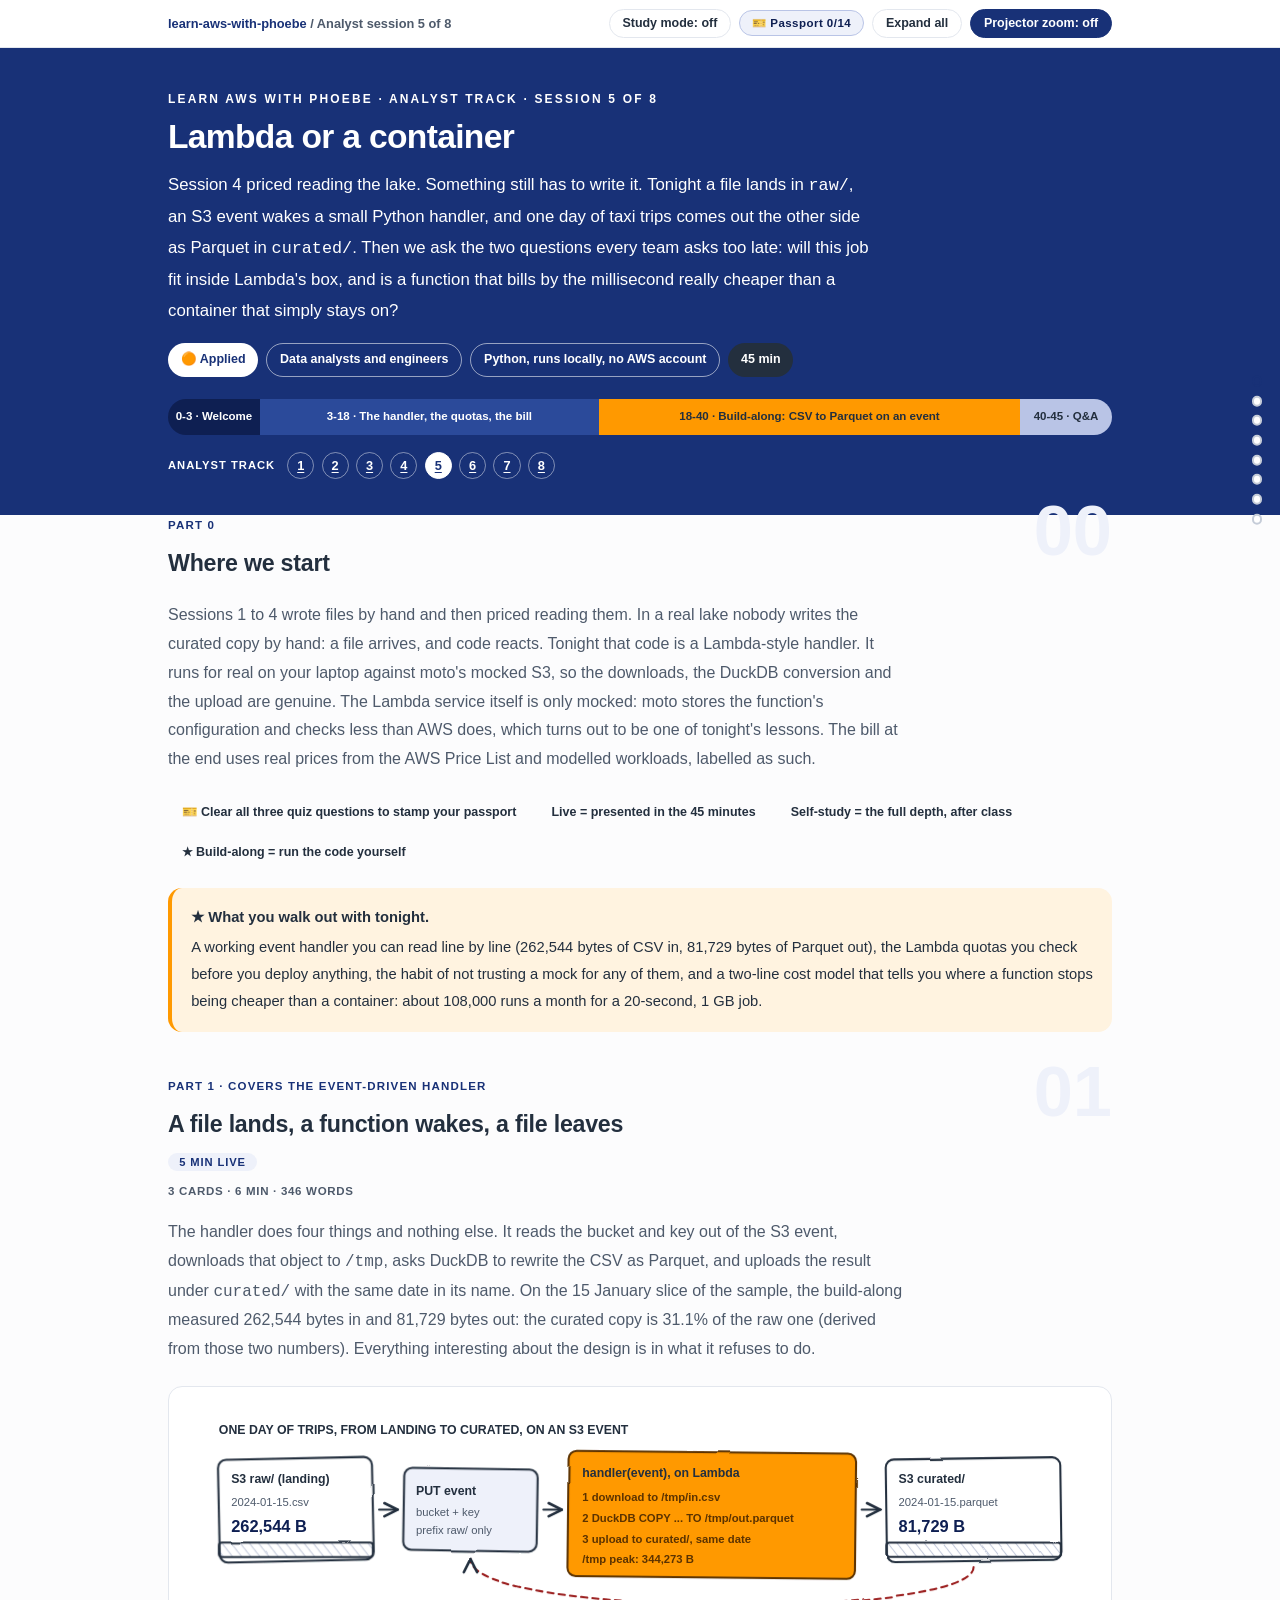
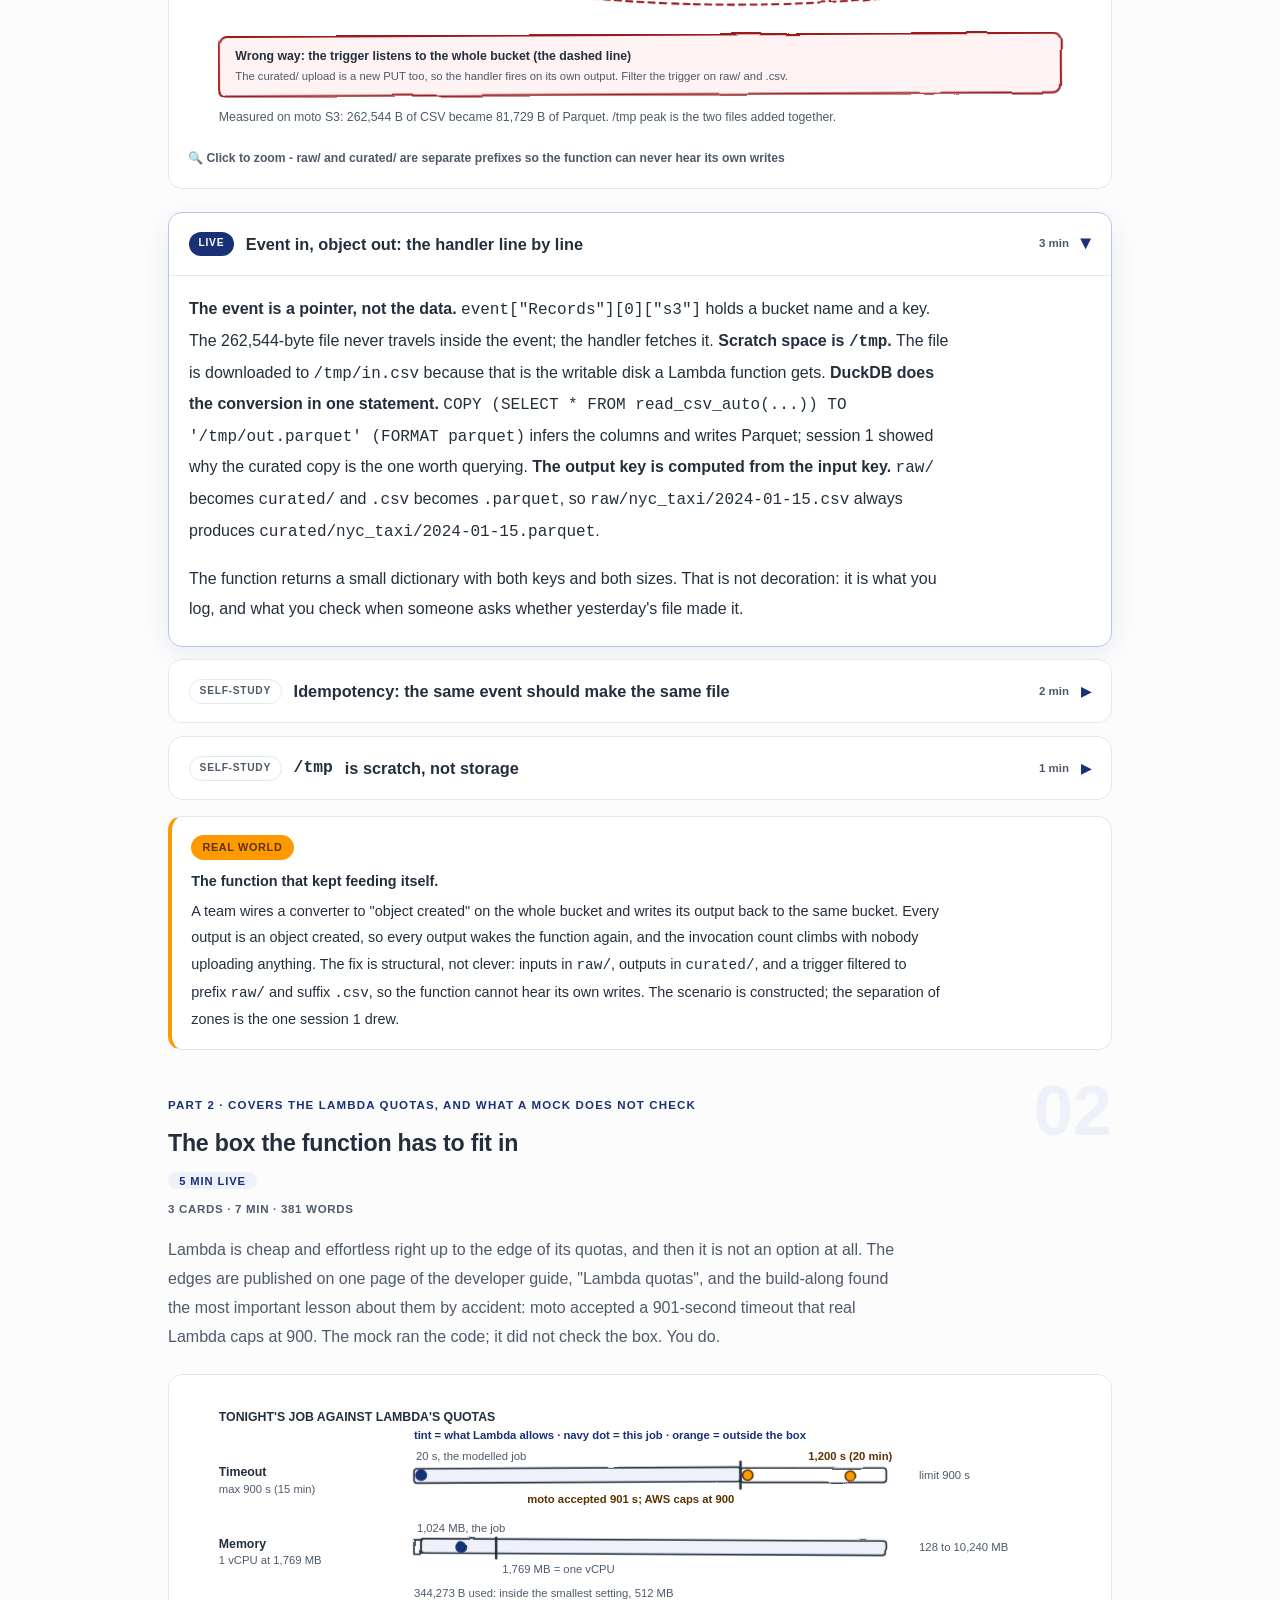
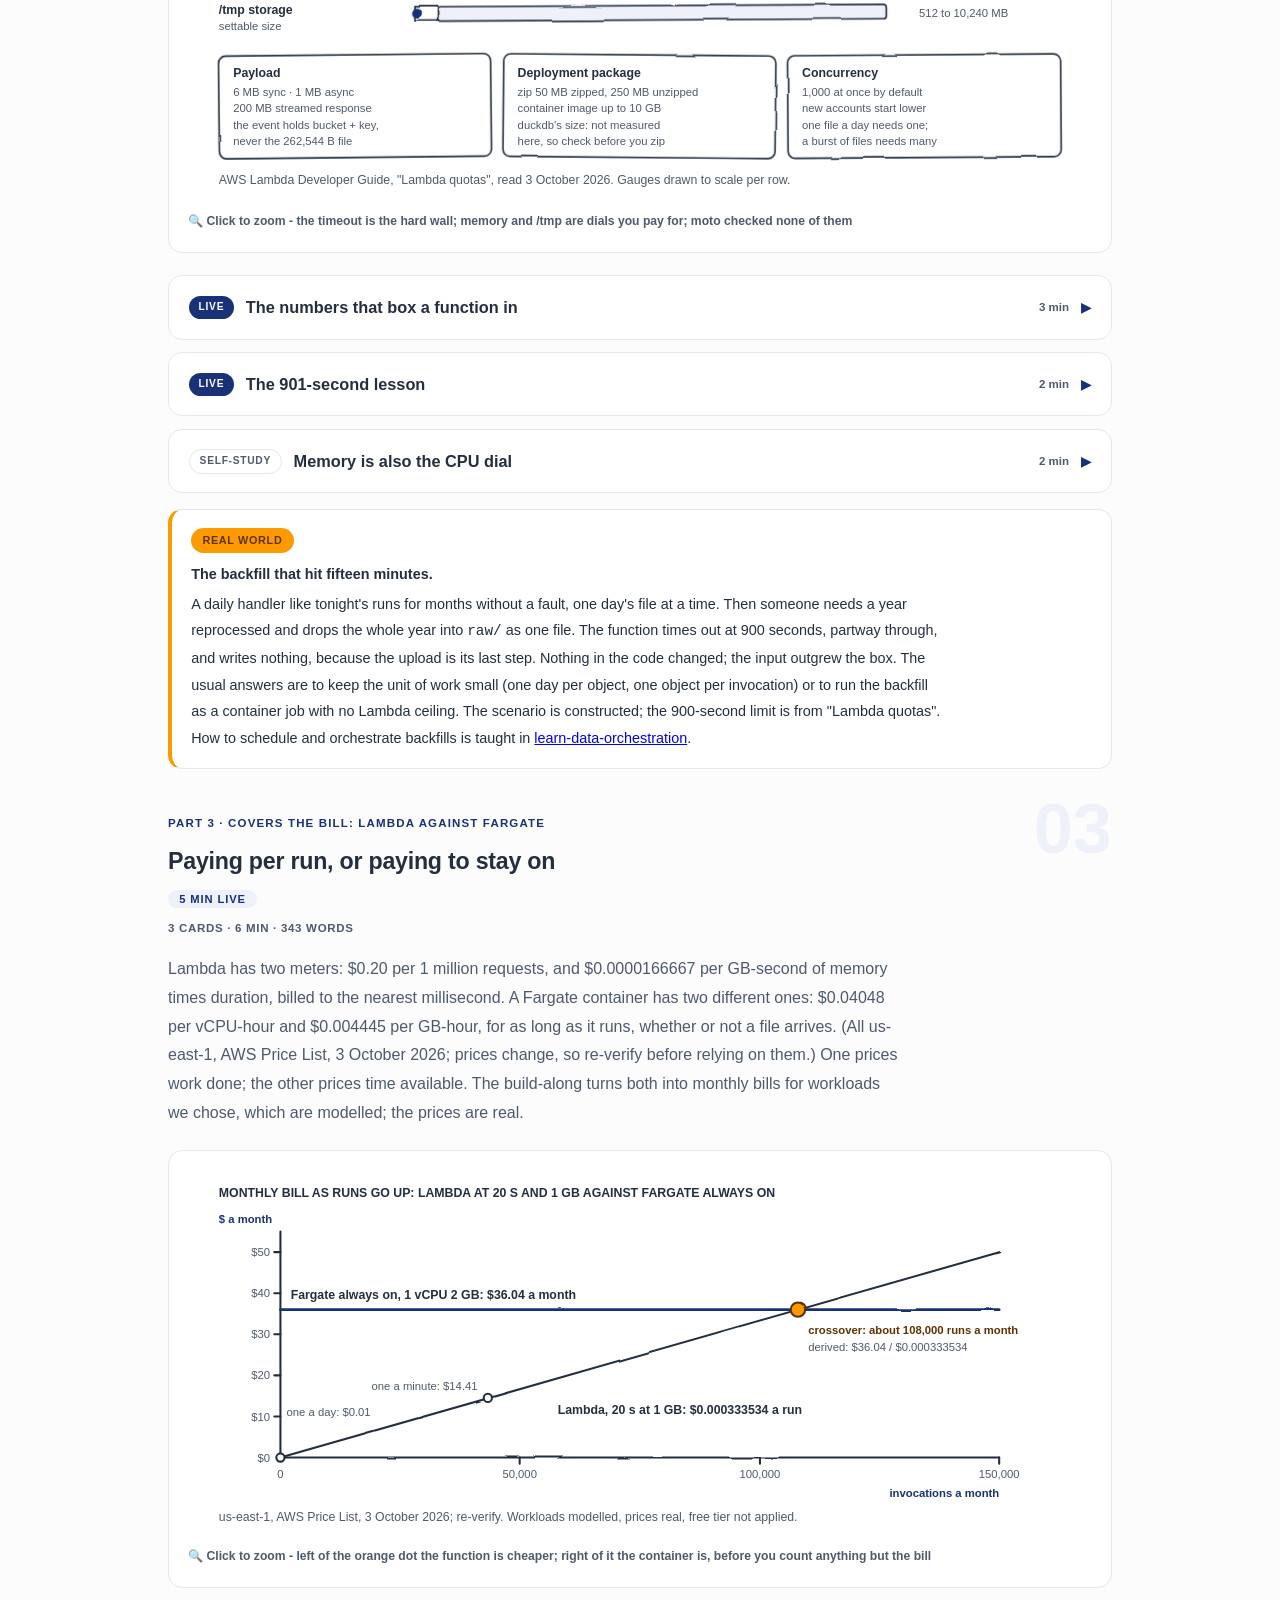
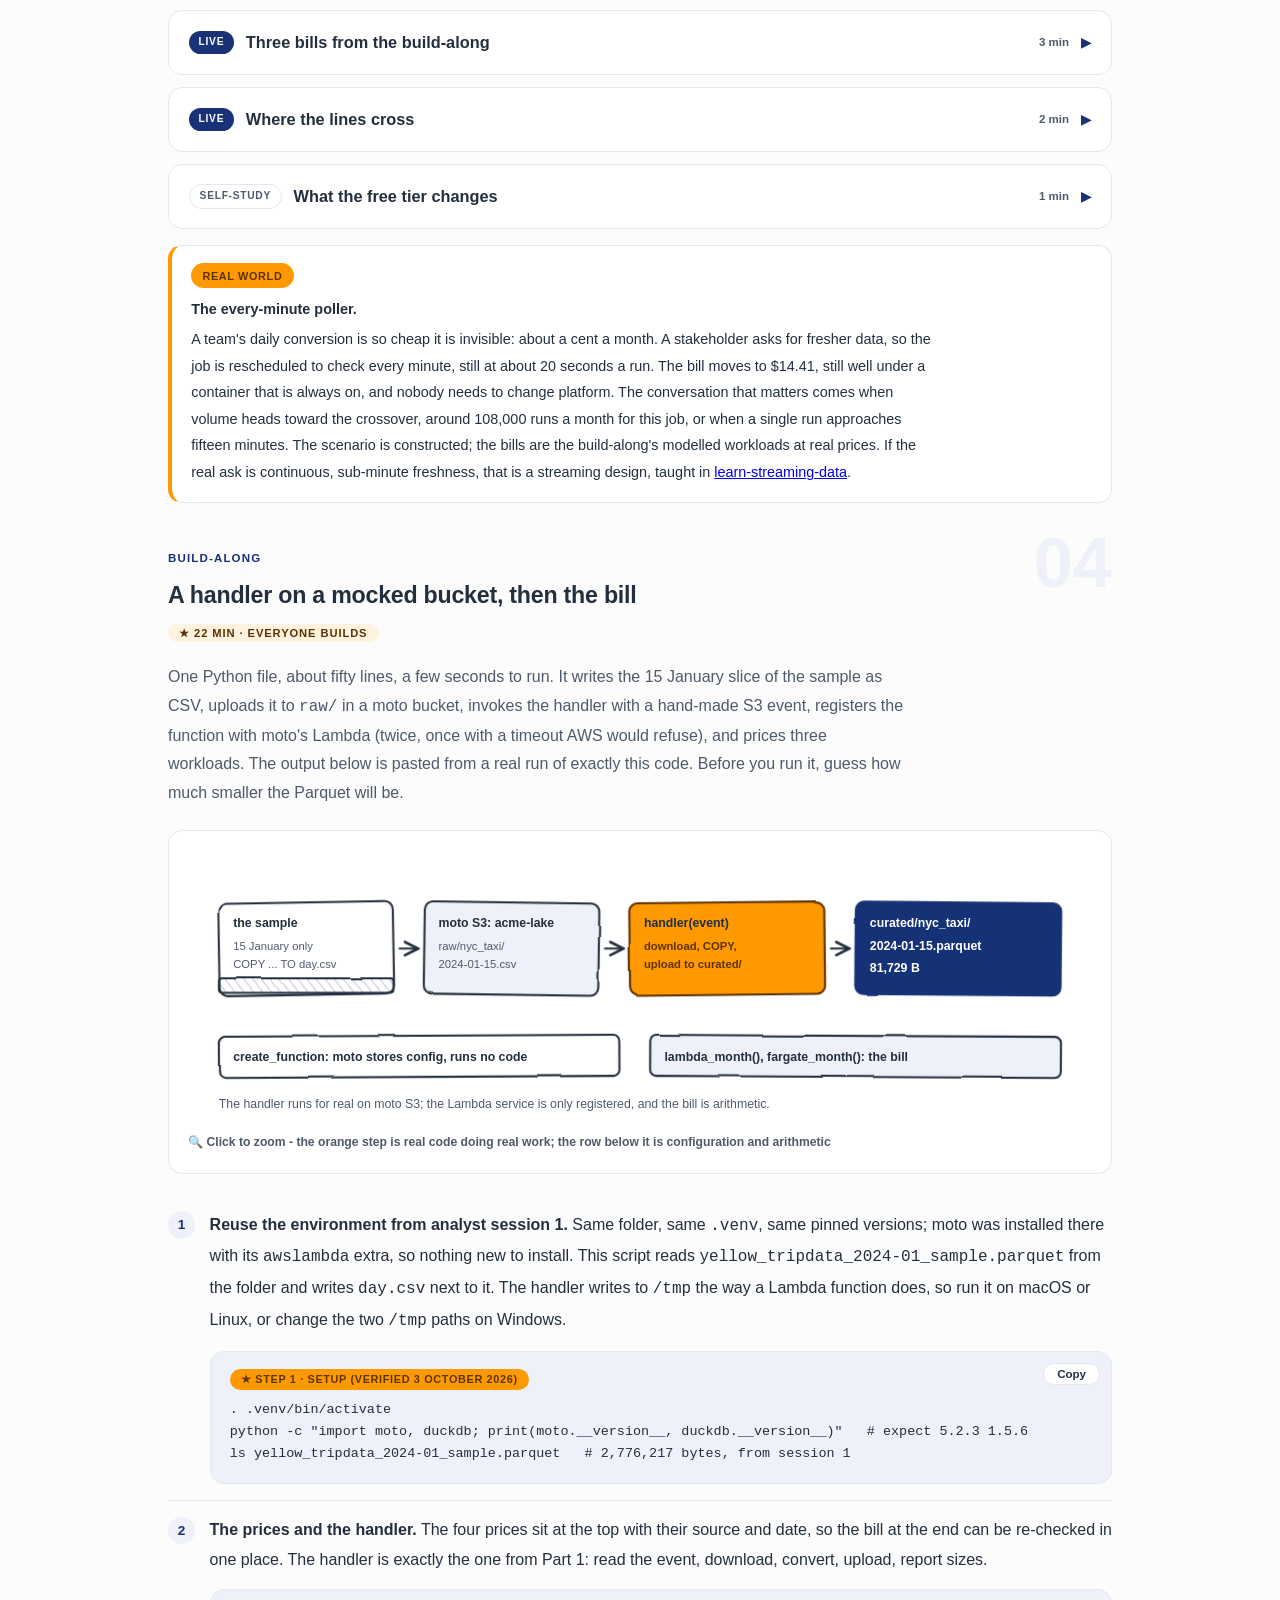
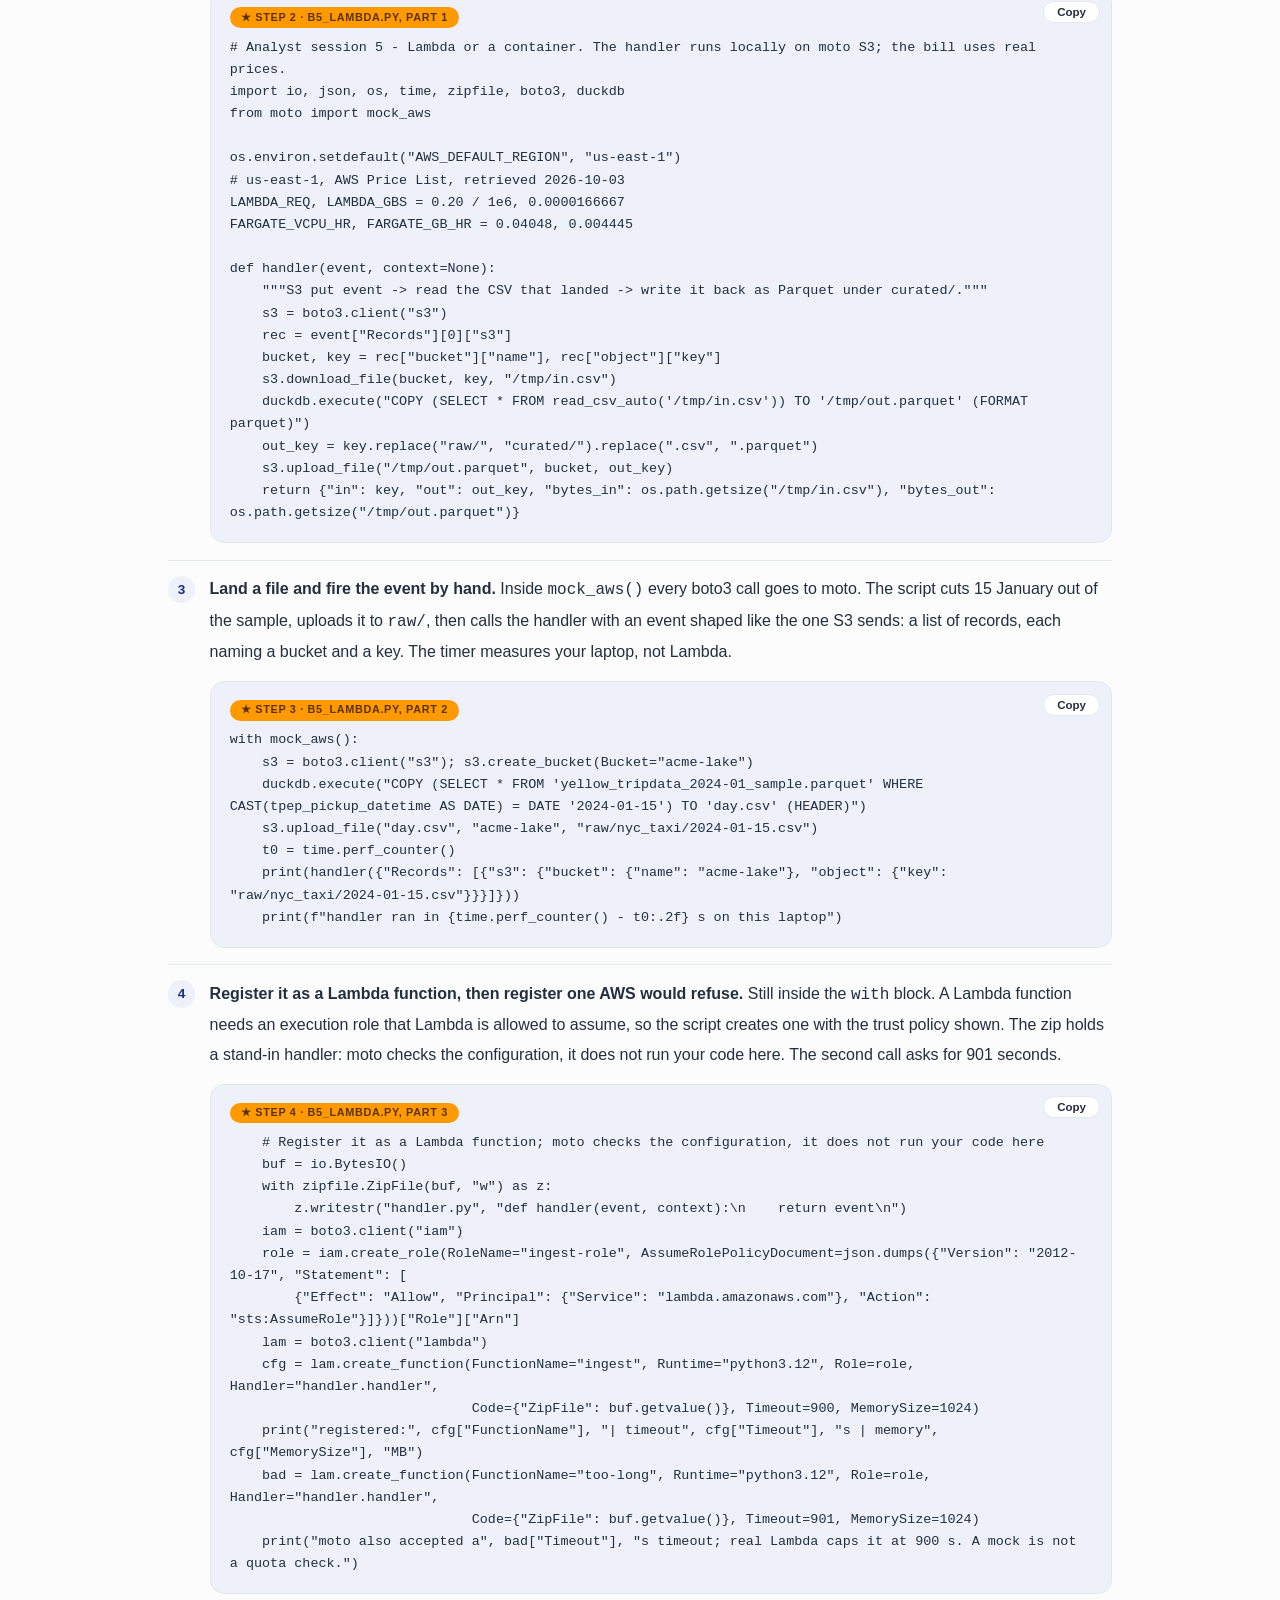
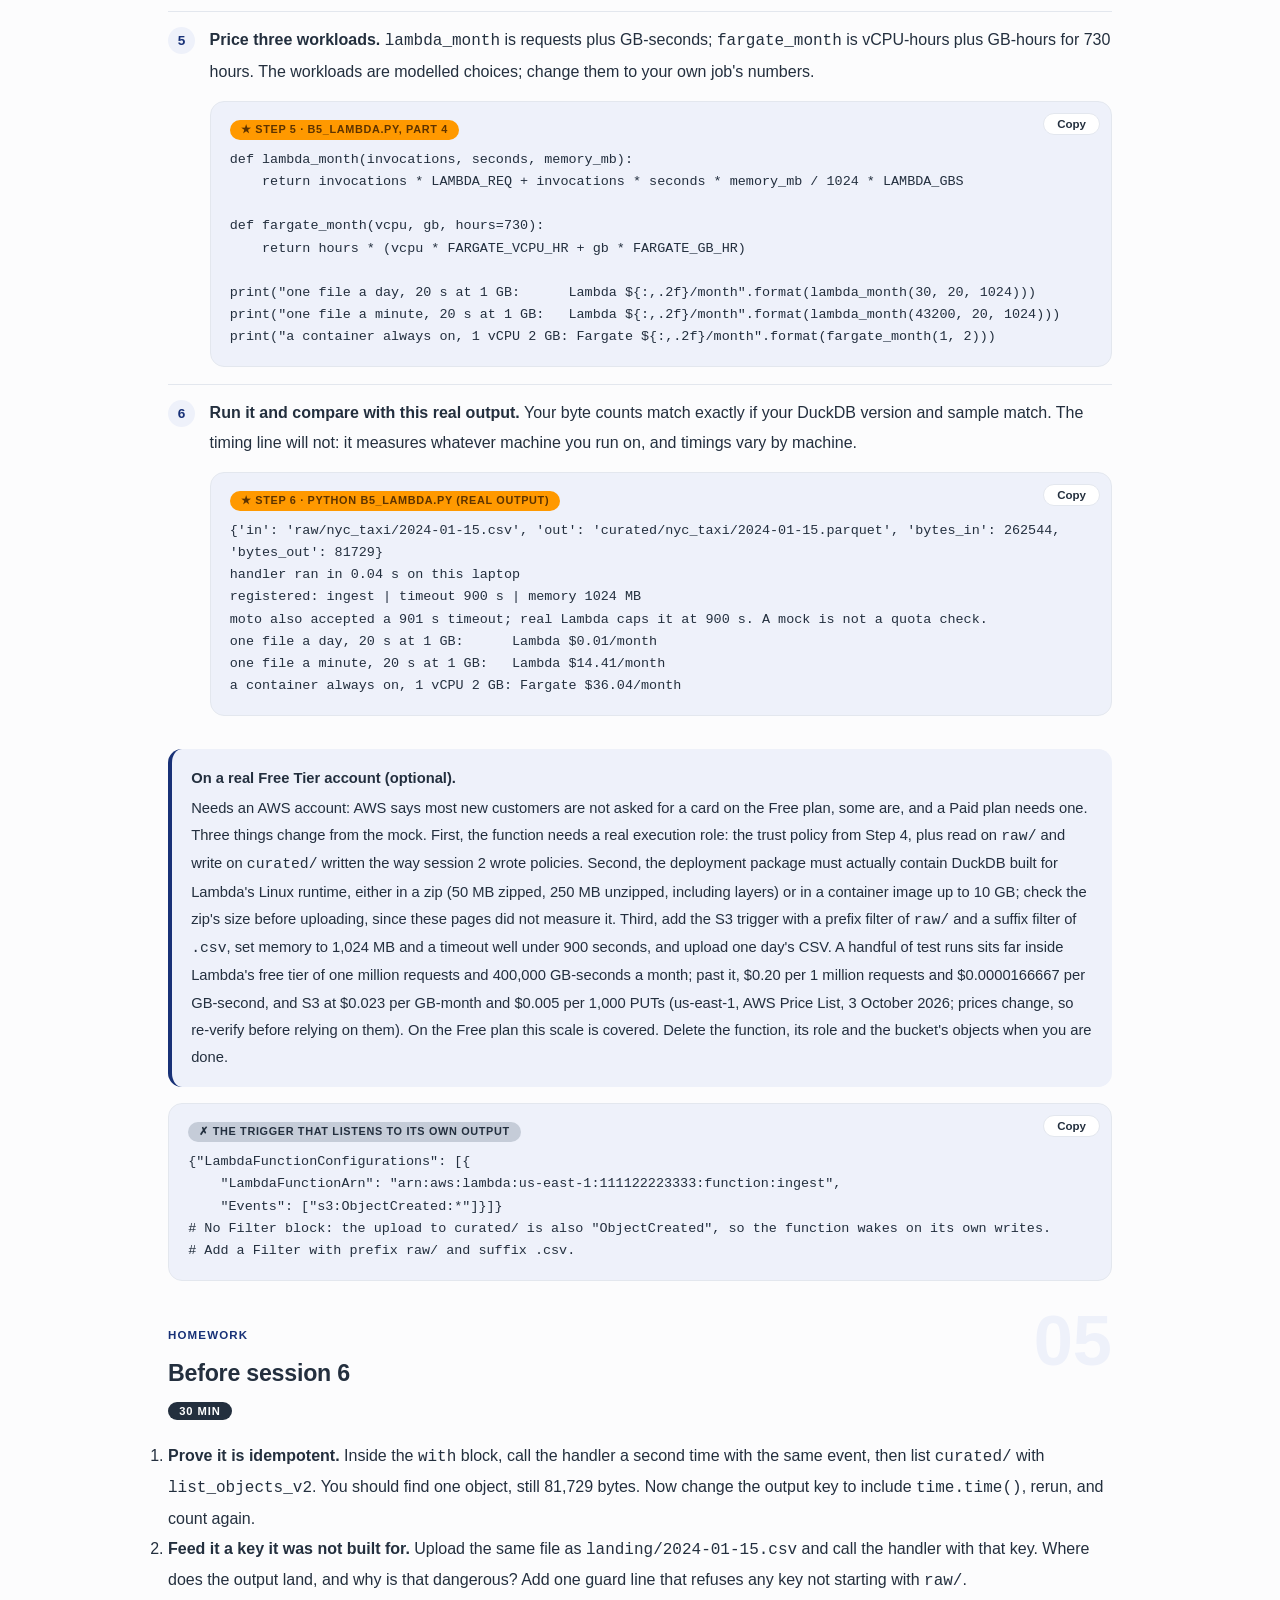
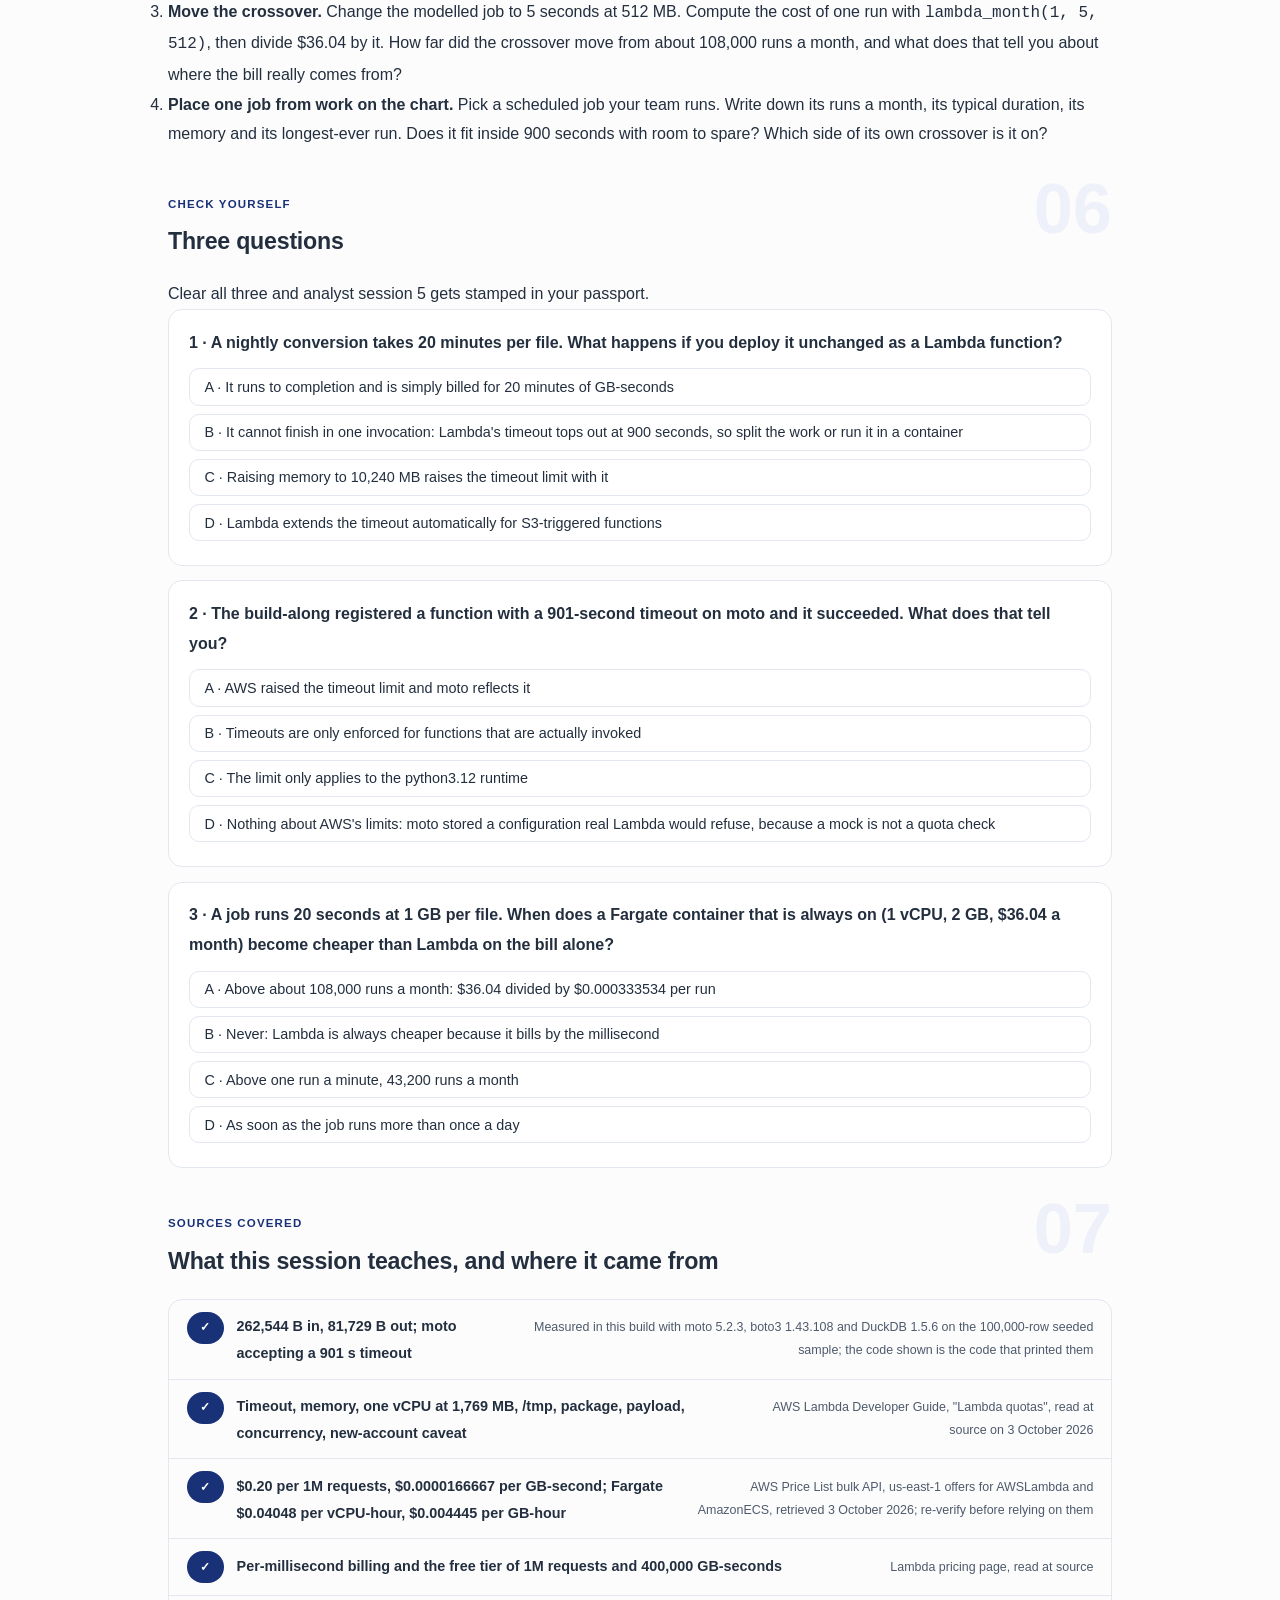
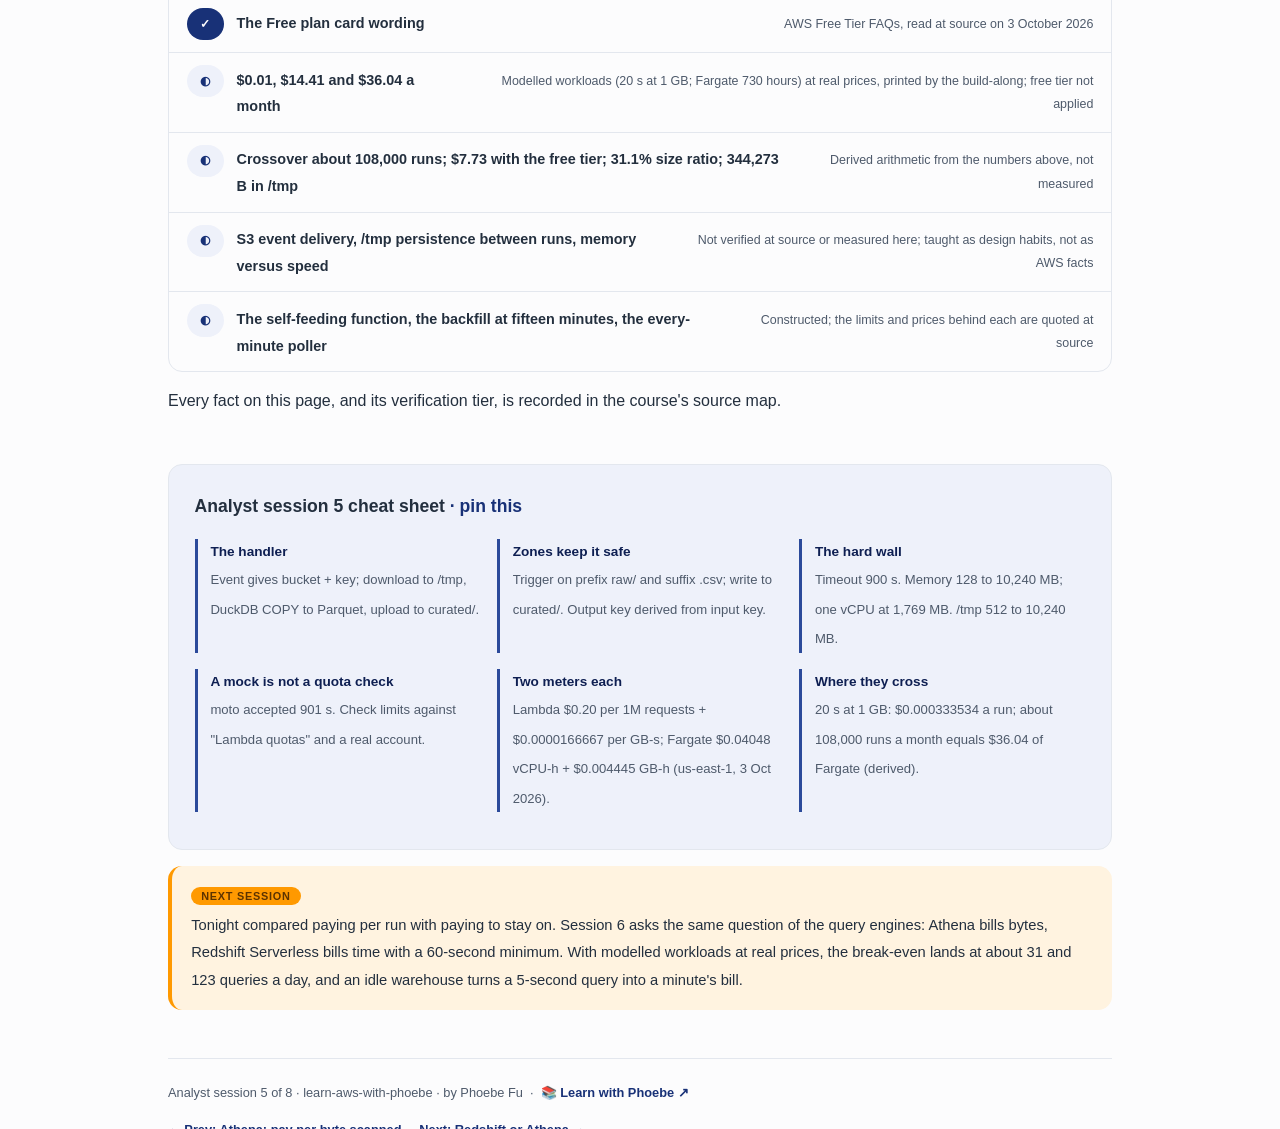
<file: courses/b5-lambda-or-a-container.html>
<!DOCTYPE html>
<html lang="en">
<head>
<meta charset="UTF-8">
<meta name="viewport" content="width=device-width, initial-scale=1.0">
<!-- social:start -->
<meta name="description" content="Analyst session 5 of 8. An S3 event handler that turns one day of taxi CSV into Parquet on a mocked bucket, the Lambda quotas that box it in, and the bill: per-millisecond Lambda against a container that is always on.">
<meta property="og:type" content="article">
<meta property="og:site_name" content="Learn with Phoebe">
<meta property="og:title" content="Lambda or a container - learn aws with phoebe">
<meta property="og:description" content="Analyst session 5 of 8. 262,544 bytes of CSV in, 81,729 bytes of Parquet out; a 901 s timeout that moto accepted and real Lambda would not; $0.01, $14.41 or $36.04 a month.">
<meta property="og:url" content="https://phoebefu6.github.io/learn-aws-with-phoebe/courses/b5-lambda-or-a-container.html">
<meta property="og:image" content="https://phoebefu6.github.io/learn-aws-with-phoebe/assets/og-cover.png">
<meta property="og:image:width" content="1200">
<meta property="og:image:height" content="630">
<meta name="twitter:card" content="summary_large_image">
<meta name="twitter:title" content="Lambda or a container - learn aws with phoebe">
<meta name="twitter:description" content="Analyst session 5 of 8. An event-driven handler, the quotas a mock does not check, and where Lambda's bill crosses an always-on container.">
<meta name="twitter:image" content="https://phoebefu6.github.io/learn-aws-with-phoebe/assets/og-cover.png">
<!-- social:end -->
<title>Analyst session 5 · Lambda or a container - learn aws with phoebe</title>
<link rel="stylesheet" href="../assets/style.css?v=21">
</head>
<body>

<div class="toolbar">
  <div class="wrap">
    <span class="crumb"><a href="../index.html">learn-aws-with-phoebe</a> / Analyst session 5 of 8</span>
    <button class="btn" id="toggle-all" type="button">Expand all</button>
    <button class="btn primary" id="zoom-toggle" type="button">Projector zoom: off</button>
  </div>
</div>

<header class="masthead">
  <div class="wrap">
    <div class="eyebrow">Learn AWS with Phoebe · Analyst track · Session 5 of 8</div>
    <h1>Lambda or a <span class="accent">container</span></h1>
    <p class="sub">Session 4 priced reading the lake. Something still has to write it. Tonight a file lands in <code>raw/</code>, an S3 event wakes a small Python handler, and one day of taxi trips comes out the other side as Parquet in <code>curated/</code>. Then we ask the two questions every team asks too late: will this job fit inside Lambda's box, and is a function that bills by the millisecond really cheaper than a container that simply stays on?</p>
    <div class="chip-row">
      <span class="chip level">🟠 Applied</span>
      <span class="chip audience">Data analysts and engineers</span>
      <span class="chip audience">Python, runs locally, no AWS account</span>
      <span class="chip time">45 min</span>
    </div>
    <div class="agenda">
      <span class="a1" style="flex:1">0-3 · Welcome</span>
      <span class="a2" style="flex:4">3-18 · The handler, the quotas, the bill</span>
      <span class="a3" style="flex:5">18-40 · Build-along: CSV to Parquet on an event</span>
      <span class="a4" style="flex:1">40-45 · Q&amp;A</span>
    </div>
  </div>
</header>

<main class="wrap">

  <section class="section" id="intro">
    <div class="section-kicker">
      <span class="klabel">Part 0</span>
      <h2>Where we start</h2>
    </div>
    <p class="lede">Sessions 1 to 4 wrote files by hand and then priced reading them. In a real lake nobody writes the curated copy by hand: a file arrives, and code reacts. Tonight that code is a Lambda-style handler. It runs for real on your laptop against moto's mocked S3, so the downloads, the DuckDB conversion and the upload are genuine. The Lambda service itself is only mocked: moto stores the function's configuration and checks less than AWS does, which turns out to be one of tonight's lessons. The bill at the end uses real prices from the AWS Price List and modelled workloads, labelled as such.</p>

    <div class="legend">
      <span class="pill">🎫 Clear all three quiz questions to stamp your passport</span>
      <span class="pill">Live = presented in the 45 minutes</span>
      <span class="pill">Self-study = the full depth, after class</span>
      <span class="pill">★ Build-along = run the code yourself</span>
    </div>

    <div class="callout win">
      <p><strong>★ What you walk out with tonight.</strong> A working event handler you can read line by line (262,544 bytes of CSV in, 81,729 bytes of Parquet out), the Lambda quotas you check before you deploy anything, the habit of not trusting a mock for any of them, and a two-line cost model that tells you where a function stops being cheaper than a container: about 108,000 runs a month for a 20-second, 1 GB job.</p>
    </div>
  </section>

  <section class="section" id="part-1">
    <div class="section-kicker">
      <span class="klabel">Part 1 · covers the event-driven handler</span>
      <h2>A file lands, a function wakes, a file leaves</h2>
      <span class="tag concept">5 min live</span>
    </div>
    <p class="lede">The handler does four things and nothing else. It reads the bucket and key out of the S3 event, downloads that object to <code>/tmp</code>, asks DuckDB to rewrite the CSV as Parquet, and uploads the result under <code>curated/</code> with the same date in its name. On the 15 January slice of the sample, the build-along measured 262,544 bytes in and 81,729 bytes out: the curated copy is 31.1% of the raw one (derived from those two numbers). Everything interesting about the design is in what it refuses to do.</p>

    <figure class="zoomable">
      <svg viewBox="0 0 880 322" xmlns="http://www.w3.org/2000/svg" role="img" aria-label="Event flow. A CSV for 15 January, 262,544 bytes, lands under the raw prefix of an S3 bucket. The PUT creates an event carrying the bucket and key, filtered to the raw prefix. The highlighted handler downloads the file to /tmp, converts it with DuckDB COPY to Parquet, and uploads it under the curated prefix, where it is 81,729 bytes. Peak /tmp use is 344,273 bytes. A dashed red loop shows the wrong way: if the trigger listens to the whole bucket, the curated upload is itself a new PUT and the handler fires on its own output.">
        <defs>
          <filter id="b5aSk" x="-3%" y="-3%" width="106%" height="106%"><feTurbulence type="fractalNoise" baseFrequency="0.02" numOctaves="2" seed="51" result="n"/><feDisplacementMap in="SourceGraphic" in2="n" scale="2.4" xChannelSelector="R" yChannelSelector="G"/></filter>
          <pattern id="b5aHc" patternUnits="userSpaceOnUse" width="7" height="7" patternTransform="rotate(-38)"><line x1="0" y1="0" x2="0" y2="7" stroke="#183177" stroke-width="1" opacity=".5"/></pattern>
          <marker id="b5aAr" viewBox="0 0 10 10" refX="9" refY="5" markerWidth="8" markerHeight="8" orient="auto"><path d="M1 1 L9 5 L1 9" fill="none" stroke="#232F3E" stroke-width="1.6" stroke-linecap="round"/></marker>
        </defs>
        <style>
          .b5aH { font: 800 12px Inter, -apple-system, "Segoe UI", Helvetica, Arial, sans-serif; fill: #232F3E; }
          .b5aL { font: 600 12px Inter, -apple-system, "Segoe UI", Helvetica, Arial, sans-serif; fill: #232F3E; }
          .b5aS { font: 400 11px Inter, -apple-system, "Segoe UI", Helvetica, Arial, sans-serif; fill: #4E5A6B; }
          .b5aB { font: 800 11px Inter, -apple-system, "Segoe UI", Helvetica, Arial, sans-serif; fill: #5C3300; }
          .b5aV { font: 800 16px Inter, -apple-system, "Segoe UI", Helvetica, Arial, sans-serif; fill: #0E1F52; }
          .b5aN { font: 400 12px Inter, -apple-system, "Segoe UI", Helvetica, Arial, sans-serif; fill: #4E5A6B; }
        </style>

        <text class="b5aH" x="30" y="26">ONE DAY OF TRIPS, FROM LANDING TO CURATED, ON AN S3 EVENT</text>

        <g filter="url(#b5aSk)" fill="none" stroke="#232F3E" stroke-width="2" stroke-linecap="round" stroke-linejoin="round">
          <rect x="30" y="50" width="150" height="100" rx="8" transform="rotate(-1.2 105 100)" fill="#FFFFFF"/>
          <rect x="30" y="132" width="150" height="14" rx="3" fill="url(#b5aHc)"/>
          <rect x="210" y="60" width="130" height="80" rx="8" transform="rotate(0.9 275 100)" fill="#EEF1FA"/>
          <rect x="370" y="44" width="280" height="122" rx="8" transform="rotate(0.6 510 105)" fill="#FF9900" stroke="#5C3300"/>
          <rect x="680" y="50" width="170" height="100" rx="8" transform="rotate(-0.8 765 100)" fill="#FFFFFF"/>
          <rect x="680" y="132" width="170" height="14" rx="3" fill="url(#b5aHc)"/>
          <path d="M186 100 L204 100" marker-end="url(#b5aAr)"/>
          <path d="M346 100 L364 100" marker-end="url(#b5aAr)"/>
          <path d="M656 100 L674 100" marker-end="url(#b5aAr)"/>
          <path d="M765 156 C765 206, 275 206, 275 148" stroke="#991B1B" stroke-dasharray="6 5" marker-end="url(#b5aAr)"/>
          <rect x="30" y="222" width="820" height="58" rx="7" transform="rotate(-0.3 440 251)" fill="#FEF2F2" stroke="#991B1B"/>
        </g>

        <text class="b5aL" x="42" y="74">S3 raw/ (landing)</text>
        <text class="b5aS" x="42" y="96">2024-01-15.csv</text>
        <text class="b5aV" x="42" y="122">262,544 B</text>

        <text class="b5aL" x="222" y="86">PUT event</text>
        <text class="b5aS" x="222" y="106">bucket + key</text>
        <text class="b5aS" x="222" y="124">prefix raw/ only</text>

        <text class="b5aL" x="384" y="68">handler(event), on Lambda</text>
        <text class="b5aB" x="384" y="92">1 download to /tmp/in.csv</text>
        <text class="b5aB" x="384" y="112">2 DuckDB COPY ... TO /tmp/out.parquet</text>
        <text class="b5aB" x="384" y="132">3 upload to curated/, same date</text>
        <text class="b5aB" x="384" y="152">/tmp peak: 344,273 B</text>

        <text class="b5aL" x="692" y="74">S3 curated/</text>
        <text class="b5aS" x="692" y="96">2024-01-15.parquet</text>
        <text class="b5aV" x="692" y="122">81,729 B</text>

        <text class="b5aL" x="46" y="246">Wrong way: the trigger listens to the whole bucket (the dashed line)</text>
        <text class="b5aS" x="46" y="266">The curated/ upload is a new PUT too, so the handler fires on its own output. Filter the trigger on raw/ and .csv.</text>

        <text class="b5aN" x="30" y="306">Measured on moto S3: 262,544 B of CSV became 81,729 B of Parquet. /tmp peak is the two files added together.</text>
      </svg>
      <figcaption>🔍 Click to zoom - raw/ and curated/ are separate prefixes so the function can never hear its own writes</figcaption>
    </figure>

    <details class="card" open>
      <summary><span class="mode live">Live</span>Event in, object out: the handler line by line<span class="mini">3 min</span><span class="caret">▶</span></summary>
      <div class="body">
        <p><strong>The event is a pointer, not the data.</strong> <code>event["Records"][0]["s3"]</code> holds a bucket name and a key. The 262,544-byte file never travels inside the event; the handler fetches it. <strong>Scratch space is <code>/tmp</code>.</strong> The file is downloaded to <code>/tmp/in.csv</code> because that is the writable disk a Lambda function gets. <strong>DuckDB does the conversion in one statement.</strong> <code>COPY (SELECT * FROM read_csv_auto(...)) TO '/tmp/out.parquet' (FORMAT parquet)</code> infers the columns and writes Parquet; session 1 showed why the curated copy is the one worth querying. <strong>The output key is computed from the input key.</strong> <code>raw/</code> becomes <code>curated/</code> and <code>.csv</code> becomes <code>.parquet</code>, so <code>raw/nyc_taxi/2024-01-15.csv</code> always produces <code>curated/nyc_taxi/2024-01-15.parquet</code>.</p>
        <p>The function returns a small dictionary with both keys and both sizes. That is not decoration: it is what you log, and what you check when someone asks whether yesterday's file made it.</p>
      </div>
    </details>

    <details class="card">
      <summary><span class="mode self">Self-study</span>Idempotency: the same event should make the same file<span class="mini">2 min</span><span class="caret">▶</span></summary>
      <div class="body">
        <p>Design every handler as if the same event might arrive twice. These pages did not verify S3's event delivery guarantees, which is exactly why the professional norm is to make a second run harmless rather than to hope it never happens. This handler gets that almost for free: the output key is a pure function of the input key, so a second run overwrites <code>curated/nyc_taxi/2024-01-15.parquet</code> with the same content instead of creating a second copy. Compare a handler that names its output with a timestamp or a random id: run it twice and the curated zone holds the day twice, and every Athena query from session 4 double-counts. Homework 1 makes you prove the property on moto.</p>
      </div>
    </details>

    <details class="card">
      <summary><span class="mode self">Self-study</span><code>/tmp</code> is scratch, not storage<span class="mini">1 min</span><span class="caret">▶</span></summary>
      <div class="body">
        <p>Lambda's <code>/tmp</code> can be set from 512 MB to 10,240 MB ("Lambda quotas"). Tonight's peak is both files at once, 344,273 bytes, a sliver of the smallest setting. Two habits keep it boring. Write to fixed names you overwrite, as this handler does, so a leftover file from an earlier run cannot be mistaken for this one; how long <code>/tmp</code> contents survive between invocations is not something these pages verified, so never rely on them being either there or gone. And anything that must outlive the invocation goes to S3, never to <code>/tmp</code>.</p>
      </div>
    </details>

    <div class="callout example">
      <span class="ex-pill">Real world</span>
      <p><strong>The function that kept feeding itself.</strong> A team wires a converter to "object created" on the whole bucket and writes its output back to the same bucket. Every output is an object created, so every output wakes the function again, and the invocation count climbs with nobody uploading anything. The fix is structural, not clever: inputs in <code>raw/</code>, outputs in <code>curated/</code>, and a trigger filtered to prefix <code>raw/</code> and suffix <code>.csv</code>, so the function cannot hear its own writes. The scenario is constructed; the separation of zones is the one session 1 drew.</p>
    </div>
  </section>

  <section class="section" id="part-2">
    <div class="section-kicker">
      <span class="klabel">Part 2 · covers the Lambda quotas, and what a mock does not check</span>
      <h2>The box the function has to fit in</h2>
      <span class="tag concept">5 min live</span>
    </div>
    <p class="lede">Lambda is cheap and effortless right up to the edge of its quotas, and then it is not an option at all. The edges are published on one page of the developer guide, "Lambda quotas", and the build-along found the most important lesson about them by accident: moto accepted a 901-second timeout that real Lambda caps at 900. The mock ran the code; it did not check the box. You do.</p>

    <figure class="zoomable">
      <svg viewBox="0 0 880 396" xmlns="http://www.w3.org/2000/svg" role="img" aria-label="Three quota gauges with tonight's job plotted on them. Timeout, maximum 900 seconds: the modelled 20 second job sits inside; a 20 minute job, 1,200 seconds, is outside, highlighted; moto accepted 901 seconds, which is also outside. Memory, 128 to 10,240 megabytes: the job uses 1,024 megabytes, below the 1,769 megabyte point where a function gets one vCPU. Temporary storage, 512 to 10,240 megabytes: the job's peak of 344,273 bytes fits easily. Below, three cards: payload limits of 6 MB synchronous, 1 MB asynchronous and 200 MB streamed, with the event carrying only a bucket and key; deployment package limits of 50 MB zipped, 250 MB unzipped, or a 10 GB container image; and concurrency of 1,000 by default, lower on new accounts.">
        <defs>
          <filter id="b5bSk" x="-3%" y="-3%" width="106%" height="106%"><feTurbulence type="fractalNoise" baseFrequency="0.02" numOctaves="2" seed="59" result="n"/><feDisplacementMap in="SourceGraphic" in2="n" scale="2.4" xChannelSelector="R" yChannelSelector="G"/></filter>
          <pattern id="b5bHc" patternUnits="userSpaceOnUse" width="7" height="7" patternTransform="rotate(-38)"><line x1="0" y1="0" x2="0" y2="7" stroke="#183177" stroke-width="1" opacity=".5"/></pattern>
          <marker id="b5bAr" viewBox="0 0 10 10" refX="9" refY="5" markerWidth="8" markerHeight="8" orient="auto"><path d="M1 1 L9 5 L1 9" fill="none" stroke="#232F3E" stroke-width="1.6" stroke-linecap="round"/></marker>
        </defs>
        <style>
          .b5bH { font: 800 12px Inter, -apple-system, "Segoe UI", Helvetica, Arial, sans-serif; fill: #232F3E; }
          .b5bL { font: 600 12px Inter, -apple-system, "Segoe UI", Helvetica, Arial, sans-serif; fill: #232F3E; }
          .b5bS { font: 400 11px Inter, -apple-system, "Segoe UI", Helvetica, Arial, sans-serif; fill: #4E5A6B; }
          .b5bB { font: 800 11px Inter, -apple-system, "Segoe UI", Helvetica, Arial, sans-serif; fill: #5C3300; }
          .b5bA { font: 700 11px Inter, -apple-system, "Segoe UI", Helvetica, Arial, sans-serif; fill: #183177; }
          .b5bN { font: 400 12px Inter, -apple-system, "Segoe UI", Helvetica, Arial, sans-serif; fill: #4E5A6B; }
        </style>

        <text class="b5bH" x="30" y="26">TONIGHT'S JOB AGAINST LAMBDA'S QUOTAS</text>
        <text class="b5bA" x="220" y="44">tint = what Lambda allows · navy dot = this job · orange = outside the box</text>

        <g filter="url(#b5bSk)" fill="none" stroke="#232F3E" stroke-width="1.6" stroke-linecap="round" stroke-linejoin="round">
          <rect x="220" y="72" width="318" height="14" rx="3" transform="rotate(-0.3 379 79)" fill="#EEF1FA"/>
          <rect x="538" y="72" width="142" height="14" rx="3" fill="#FFFFFF"/>
          <path d="M538 66 L538 92" stroke-width="2.4"/>
          <circle cx="227" cy="79" r="5" fill="#183177" stroke="#183177"/>
          <circle cx="545" cy="79" r="5" fill="#FF9900" stroke="#5C3300"/>
          <circle cx="645" cy="79" r="5" fill="#FF9900" stroke="#5C3300"/>

          <rect x="220" y="142" width="6" height="14" fill="#FFFFFF"/>
          <rect x="226" y="142" width="454" height="14" rx="3" transform="rotate(0.3 453 149)" fill="#EEF1FA"/>
          <path d="M300 140 L300 160" stroke-width="2.4"/>
          <circle cx="266" cy="149" r="5" fill="#183177" stroke="#183177"/>

          <rect x="220" y="206" width="23" height="14" fill="#FFFFFF"/>
          <rect x="243" y="206" width="437" height="14" rx="3" transform="rotate(-0.3 461 213)" fill="#EEF1FA"/>
          <circle cx="222" cy="213" r="4" fill="#183177" stroke="#183177"/>

          <rect x="30" y="254" width="265" height="100" rx="7" transform="rotate(-0.6 162 304)" fill="#FFFFFF"/>
          <rect x="307" y="254" width="265" height="100" rx="7" transform="rotate(0.5 439 304)" fill="#FFFFFF"/>
          <rect x="584" y="254" width="266" height="100" rx="7" transform="rotate(-0.4 717 304)" fill="#FFFFFF"/>
        </g>

        <text class="b5bL" x="30" y="80">Timeout</text>
        <text class="b5bS" x="30" y="96">max 900 s (15 min)</text>
        <text class="b5bS" x="222" y="64">20 s, the modelled job</text>
        <text class="b5bB" x="645" y="64" text-anchor="middle">1,200 s (20 min)</text>
        <text class="b5bB" x="532" y="106" text-anchor="end">moto accepted 901 s; AWS caps at 900</text>
        <text class="b5bS" x="712" y="83">limit 900 s</text>

        <text class="b5bL" x="30" y="150">Memory</text>
        <text class="b5bS" x="30" y="166">1 vCPU at 1,769 MB</text>
        <text class="b5bS" x="266" y="134" text-anchor="middle">1,024 MB, the job</text>
        <text class="b5bS" x="306" y="174">1,769 MB = one vCPU</text>
        <text class="b5bS" x="712" y="153">128 to 10,240 MB</text>

        <text class="b5bL" x="30" y="214">/tmp storage</text>
        <text class="b5bS" x="30" y="230">settable size</text>
        <text class="b5bS" x="220" y="198">344,273 B used: inside the smallest setting, 512 MB</text>
        <text class="b5bS" x="712" y="217">512 to 10,240 MB</text>

        <text class="b5bL" x="44" y="276">Payload</text>
        <text class="b5bS" x="44" y="294">6 MB sync · 1 MB async</text>
        <text class="b5bS" x="44" y="310">200 MB streamed response</text>
        <text class="b5bS" x="44" y="326">the event holds bucket + key,</text>
        <text class="b5bS" x="44" y="342">never the 262,544 B file</text>

        <text class="b5bL" x="321" y="276">Deployment package</text>
        <text class="b5bS" x="321" y="294">zip 50 MB zipped, 250 MB unzipped</text>
        <text class="b5bS" x="321" y="310">container image up to 10 GB</text>
        <text class="b5bS" x="321" y="326">duckdb's size: not measured</text>
        <text class="b5bS" x="321" y="342">here, so check before you zip</text>

        <text class="b5bL" x="598" y="276">Concurrency</text>
        <text class="b5bS" x="598" y="294">1,000 at once by default</text>
        <text class="b5bS" x="598" y="310">new accounts start lower</text>
        <text class="b5bS" x="598" y="326">one file a day needs one;</text>
        <text class="b5bS" x="598" y="342">a burst of files needs many</text>

        <text class="b5bN" x="30" y="380">AWS Lambda Developer Guide, "Lambda quotas", read 3 October 2026. Gauges drawn to scale per row.</text>
      </svg>
      <figcaption>🔍 Click to zoom - the timeout is the hard wall; memory and /tmp are dials you pay for; moto checked none of them</figcaption>
    </figure>

    <details class="card">
      <summary><span class="mode live">Live</span>The numbers that box a function in<span class="mini">3 min</span><span class="caret">▶</span></summary>
      <div class="body">
        <p>All from AWS's "Lambda quotas" page, read 3 October 2026; quotas change, so re-check before a design depends on one.</p>
        <ul>
          <li><strong>Timeout.</strong> "900 seconds (15 minutes)." No setting goes higher. A job that needs longer must be split into smaller pieces or run somewhere else.</li>
          <li><strong>Memory.</strong> "128 MB to 10,240 MB, in 1-MB increments." CPU comes with memory: "At 1,769 MB, a function has the equivalent of one vCPU."</li>
          <li><strong><code>/tmp</code>.</strong> "Between 512 MB and 10,240 MB, in 1-MB increments."</li>
          <li><strong>Package.</strong> A zip of 50 MB zipped and 250 MB unzipped including layers, or a container image up to 10 GB.</li>
          <li><strong>Payload.</strong> 6 MB each way for a synchronous call, 1 MB for an asynchronous one (not the older 256 KB you may still see quoted), and 200 MB for a streamed response.</li>
          <li><strong>Concurrency.</strong> 1,000 concurrent executions by default, raisable; and "New AWS accounts have reduced concurrency and memory quotas".</li>
        </ul>
      </div>
    </details>

    <details class="card">
      <summary><span class="mode live">Live</span>The 901-second lesson<span class="mini">2 min</span><span class="caret">▶</span></summary>
      <div class="body">
        <p>Step 4 of the build-along registers a function called <code>too-long</code> with <code>Timeout=901</code>, one second over AWS's ceiling. moto 5.2.3 stored it and printed it back. Real Lambda would refuse that configuration. Nothing is wrong with moto: it is a mock of the API's shape, built so code can run without an account, not a reimplementation of every service's rules. Session 2 met the same edge from the other side, where moto's IAM enforcement was a teaching aid rather than AWS's evaluation engine. The working rule: a green run on a mock proves your code calls the API correctly. It proves nothing about quotas, limits or permissions. Check those against the documentation, in code if you can, and confirm on a real account before anything depends on them.</p>
      </div>
    </details>

    <details class="card">
      <summary><span class="mode self">Self-study</span>Memory is also the CPU dial<span class="mini">2 min</span><span class="caret">▶</span></summary>
      <div class="body">
        <p>The modelled job runs at 1,024 MB, below the 1,769 MB point where the quota page says a function has one full vCPU. A CSV-to-Parquet conversion is CPU work, so more memory may finish the same file faster, and Lambda bills memory times time. Whether a faster run at more memory costs less, the same or more depends on how the job scales, and these pages did not measure that: the 0.04 s in tonight's output is a laptop, not Lambda, and timings vary by machine. Measure two or three memory settings on a real account and price each run with Part 3's formula before choosing.</p>
      </div>
    </details>

    <div class="callout example">
      <span class="ex-pill">Real world</span>
      <p><strong>The backfill that hit fifteen minutes.</strong> A daily handler like tonight's runs for months without a fault, one day's file at a time. Then someone needs a year reprocessed and drops the whole year into <code>raw/</code> as one file. The function times out at 900 seconds, partway through, and writes nothing, because the upload is its last step. Nothing in the code changed; the input outgrew the box. The usual answers are to keep the unit of work small (one day per object, one object per invocation) or to run the backfill as a container job with no Lambda ceiling. The scenario is constructed; the 900-second limit is from "Lambda quotas". How to schedule and orchestrate backfills is taught in <a href="https://phoebefu6.github.io/learn-data-orchestration-with-phoebe/">learn-data-orchestration</a>.</p>
    </div>
  </section>

  <section class="section" id="part-3">
    <div class="section-kicker">
      <span class="klabel">Part 3 · covers the bill: Lambda against Fargate</span>
      <h2>Paying per run, or paying to stay on</h2>
      <span class="tag concept">5 min live</span>
    </div>
    <p class="lede">Lambda has two meters: $0.20 per 1 million requests, and $0.0000166667 per GB-second of memory times duration, billed to the nearest millisecond. A Fargate container has two different ones: $0.04048 per vCPU-hour and $0.004445 per GB-hour, for as long as it runs, whether or not a file arrives. (All us-east-1, AWS Price List, 3 October 2026; prices change, so re-verify before relying on them.) One prices work done; the other prices time available. The build-along turns both into monthly bills for workloads we chose, which are modelled; the prices are real.</p>

    <figure class="zoomable">
      <svg viewBox="0 0 880 356" xmlns="http://www.w3.org/2000/svg" role="img" aria-label="Monthly cost against invocations a month, from 0 to 150,000. Fargate always on with 1 vCPU and 2 GB is a flat line at 36.04 dollars. Lambda at 20 seconds and 1 GB per run is a rising line from zero, 0.000333534 dollars per run. One file a day costs 0.01 dollars; one a minute, 43,200 runs, costs 14.41 dollars. The lines cross, highlighted, at about 108,000 runs a month, derived by dividing 36.04 by 0.000333534. Prices are us-east-1 from the AWS Price List on 3 October 2026; workloads are modelled and the free tier is not applied.">
        <defs>
          <filter id="b5cSk" x="-3%" y="-3%" width="106%" height="106%"><feTurbulence type="fractalNoise" baseFrequency="0.02" numOctaves="2" seed="67" result="n"/><feDisplacementMap in="SourceGraphic" in2="n" scale="2.4" xChannelSelector="R" yChannelSelector="G"/></filter>
          <pattern id="b5cHc" patternUnits="userSpaceOnUse" width="7" height="7" patternTransform="rotate(-38)"><line x1="0" y1="0" x2="0" y2="7" stroke="#183177" stroke-width="1" opacity=".5"/></pattern>
          <marker id="b5cAr" viewBox="0 0 10 10" refX="9" refY="5" markerWidth="8" markerHeight="8" orient="auto"><path d="M1 1 L9 5 L1 9" fill="none" stroke="#232F3E" stroke-width="1.6" stroke-linecap="round"/></marker>
        </defs>
        <style>
          .b5cH { font: 800 12px Inter, -apple-system, "Segoe UI", Helvetica, Arial, sans-serif; fill: #232F3E; }
          .b5cL { font: 600 12px Inter, -apple-system, "Segoe UI", Helvetica, Arial, sans-serif; fill: #232F3E; }
          .b5cS { font: 400 11px Inter, -apple-system, "Segoe UI", Helvetica, Arial, sans-serif; fill: #4E5A6B; }
          .b5cB { font: 800 11px Inter, -apple-system, "Segoe UI", Helvetica, Arial, sans-serif; fill: #5C3300; }
          .b5cA { font: 700 11px Inter, -apple-system, "Segoe UI", Helvetica, Arial, sans-serif; fill: #183177; }
          .b5cN { font: 400 12px Inter, -apple-system, "Segoe UI", Helvetica, Arial, sans-serif; fill: #4E5A6B; }
        </style>

        <text class="b5cH" x="30" y="26">MONTHLY BILL AS RUNS GO UP: LAMBDA AT 20 S AND 1 GB AGAINST FARGATE ALWAYS ON</text>
        <text class="b5cA" x="30" y="52">$ a month</text>

        <g filter="url(#b5cSk)" fill="none" stroke="#232F3E" stroke-width="2" stroke-linecap="round" stroke-linejoin="round">
          <path d="M90 60 L90 280 L790 280"/>
          <path d="M84 240 L90 240 M84 200 L90 200 M84 160 L90 160 M84 120 L90 120 M84 80 L90 80"/>
          <path d="M323 280 L323 286 M557 280 L557 286 M790 280 L790 286"/>
          <path d="M90 136 L790 136" stroke="#183177" stroke-width="2.6"/>
          <path d="M90 280 L790 80"/>
          <circle cx="90" cy="280" r="4" fill="#FFFFFF"/>
          <circle cx="292" cy="222" r="4" fill="#FFFFFF"/>
          <circle cx="594" cy="136" r="7" fill="#FF9900" stroke="#5C3300"/>
        </g>

        <text class="b5cS" x="80" y="284" text-anchor="end">$0</text>
        <text class="b5cS" x="80" y="244" text-anchor="end">$10</text>
        <text class="b5cS" x="80" y="204" text-anchor="end">$20</text>
        <text class="b5cS" x="80" y="164" text-anchor="end">$30</text>
        <text class="b5cS" x="80" y="124" text-anchor="end">$40</text>
        <text class="b5cS" x="80" y="84" text-anchor="end">$50</text>
        <text class="b5cS" x="90" y="300" text-anchor="middle">0</text>
        <text class="b5cS" x="323" y="300" text-anchor="middle">50,000</text>
        <text class="b5cS" x="557" y="300" text-anchor="middle">100,000</text>
        <text class="b5cS" x="790" y="300" text-anchor="middle">150,000</text>
        <text class="b5cA" x="790" y="318" text-anchor="end">invocations a month</text>

        <text class="b5cL" x="100" y="126">Fargate always on, 1 vCPU 2 GB: $36.04 a month</text>
        <text class="b5cL" x="360" y="238">Lambda, 20 s at 1 GB: $0.000333534 a run</text>
        <text class="b5cS" x="96" y="240">one a day: $0.01</text>
        <text class="b5cS" x="282" y="214" text-anchor="end">one a minute: $14.41</text>
        <text class="b5cB" x="604" y="160">crossover: about 108,000 runs a month</text>
        <text class="b5cS" x="604" y="176">derived: $36.04 / $0.000333534</text>

        <text class="b5cN" x="30" y="342">us-east-1, AWS Price List, 3 October 2026; re-verify. Workloads modelled, prices real, free tier not applied.</text>
      </svg>
      <figcaption>🔍 Click to zoom - left of the orange dot the function is cheaper; right of it the container is, before you count anything but the bill</figcaption>
    </figure>

    <details class="card">
      <summary><span class="mode live">Live</span>Three bills from the build-along<span class="mini">3 min</span><span class="caret">▶</span></summary>
      <div class="body">
        <p>The script prices one modelled job, 20 seconds at 1 GB per file, at two rates, and one container left running all month (730 hours):</p>
        <ul>
          <li><strong>One file a day.</strong> 30 runs, 600 GB-seconds: <strong>$0.01 a month</strong> on Lambda.</li>
          <li><strong>One file a minute.</strong> 43,200 runs, 864,000 GB-seconds: <strong>$14.41 a month</strong>. Almost all of it is duration; the requests come to under one cent.</li>
          <li><strong>A container always on, 1 vCPU and 2 GB.</strong> 730 x (1 x $0.04048 + 2 x $0.004445): <strong>$36.04 a month</strong> on Fargate, the same whether it handles one file or a hundred thousand.</li>
        </ul>
        <p>All three at us-east-1 prices from the AWS Price List, 3 October 2026; re-verify before relying on them. The workloads are modelled: your job's duration and memory are what move these numbers, so your numbers will differ.</p>
      </div>
    </details>

    <details class="card">
      <summary><span class="mode live">Live</span>Where the lines cross<span class="mini">2 min</span><span class="caret">▶</span></summary>
      <div class="body">
        <p>One run of the modelled job costs 20 x 1 x $0.0000166667 + $0.0000002 = $0.000333534. Divide the container's $36.04 by that and the lines meet at about 108,000 runs a month, roughly two and a half a minute, around the clock. That figure is derived from the numbers above, not measured, and it moves with every input: halve the duration and the crossover doubles. Below it, paying per run wins; above it, paying to stay on wins, on the bill alone. The bill is not the only argument. A container has no 900-second ceiling from Lambda's quota page, which settles a 20-minute job before any price is compared. Fargate's own limits and how to run containers on ECS are outside these pages.</p>
      </div>
    </details>

    <details class="card">
      <summary><span class="mode self">Self-study</span>What the free tier changes<span class="mini">1 min</span><span class="caret">▶</span></summary>
      <div class="body">
        <p>Lambda's pricing page says "The free tier includes one million requests and 400,000 GB-seconds per month." The script does not apply it. If your account has it, one file a day (600 GB-seconds) costs nothing at all. One file a minute uses 864,000 GB-seconds, so 464,000 are billed: about $7.73 a month, derived from the price per GB-second, with every request inside the free million. Because the free tier is a fixed monthly allowance, it shifts where the lines cross without changing how steeply Lambda's line climbs.</p>
      </div>
    </details>

    <div class="callout example">
      <span class="ex-pill">Real world</span>
      <p><strong>The every-minute poller.</strong> A team's daily conversion is so cheap it is invisible: about a cent a month. A stakeholder asks for fresher data, so the job is rescheduled to check every minute, still at about 20 seconds a run. The bill moves to $14.41, still well under a container that is always on, and nobody needs to change platform. The conversation that matters comes when volume heads toward the crossover, around 108,000 runs a month for this job, or when a single run approaches fifteen minutes. The scenario is constructed; the bills are the build-along's modelled workloads at real prices. If the real ask is continuous, sub-minute freshness, that is a streaming design, taught in <a href="https://phoebefu6.github.io/learn-streaming-data-with-phoebe/">learn-streaming-data</a>.</p>
    </div>
  </section>

  <section class="section" id="demo-1">
    <div class="section-kicker">
      <span class="klabel">Build-along</span>
      <h2>A handler on a mocked bucket, then the bill</h2>
      <span class="tag demo">★ 22 min · everyone builds</span>
    </div>
    <p class="lede">One Python file, about fifty lines, a few seconds to run. It writes the 15 January slice of the sample as CSV, uploads it to <code>raw/</code> in a moto bucket, invokes the handler with a hand-made S3 event, registers the function with moto's Lambda (twice, once with a timeout AWS would refuse), and prices three workloads. The output below is pasted from a real run of exactly this code. Before you run it, guess how much smaller the Parquet will be.</p>

    <figure class="zoomable">
      <svg viewBox="0 0 880 264" xmlns="http://www.w3.org/2000/svg" role="img" aria-label="The build-along pipeline. The sample is filtered to 15 January and copied to day.csv. It is uploaded to the moto bucket acme-lake under raw/nyc_taxi/2024-01-15.csv. The highlighted handler downloads, converts and uploads. The result is curated/nyc_taxi/2024-01-15.parquet, 81,729 bytes. Below, create_function registers the function with moto, which stores the configuration and runs no code, and lambda_month and fargate_month turn prices and time into a monthly bill.">
        <defs>
          <filter id="b5dSk" x="-3%" y="-3%" width="106%" height="106%"><feTurbulence type="fractalNoise" baseFrequency="0.02" numOctaves="2" seed="73" result="n"/><feDisplacementMap in="SourceGraphic" in2="n" scale="2.4" xChannelSelector="R" yChannelSelector="G"/></filter>
          <pattern id="b5dHc" patternUnits="userSpaceOnUse" width="7" height="7" patternTransform="rotate(-38)"><line x1="0" y1="0" x2="0" y2="7" stroke="#183177" stroke-width="1" opacity=".5"/></pattern>
          <marker id="b5dAr" viewBox="0 0 10 10" refX="9" refY="5" markerWidth="8" markerHeight="8" orient="auto"><path d="M1 1 L9 5 L1 9" fill="none" stroke="#232F3E" stroke-width="1.6" stroke-linecap="round"/></marker>
        </defs>
        <style>
          .b5dL { font: 600 12px Inter, -apple-system, "Segoe UI", Helvetica, Arial, sans-serif; fill: #232F3E; }
          .b5dS { font: 400 11px Inter, -apple-system, "Segoe UI", Helvetica, Arial, sans-serif; fill: #4E5A6B; }
          .b5dB { font: 800 11px Inter, -apple-system, "Segoe UI", Helvetica, Arial, sans-serif; fill: #5C3300; }
          .b5dW { font: 800 12px Inter, -apple-system, "Segoe UI", Helvetica, Arial, sans-serif; fill: #FFFFFF; }
          .b5dN { font: 400 12px Inter, -apple-system, "Segoe UI", Helvetica, Arial, sans-serif; fill: #4E5A6B; }
        </style>

        <g filter="url(#b5dSk)" fill="none" stroke="#232F3E" stroke-width="2" stroke-linecap="round" stroke-linejoin="round">
          <rect x="30" y="50" width="170" height="90" rx="8" transform="rotate(-1 115 95)" fill="#FFFFFF"/>
          <rect x="30" y="124" width="170" height="14" rx="3" fill="url(#b5dHc)"/>
          <rect x="230" y="50" width="170" height="90" rx="8" transform="rotate(0.8 315 95)" fill="#EEF1FA"/>
          <rect x="430" y="50" width="190" height="90" rx="8" transform="rotate(-0.6 525 95)" fill="#FF9900" stroke="#5C3300"/>
          <rect x="650" y="50" width="200" height="90" rx="8" transform="rotate(0.5 750 95)" fill="#183177" stroke="#183177"/>
          <rect x="30" y="180" width="390" height="40" rx="6" transform="rotate(-0.3 225 200)" fill="#FFFFFF"/>
          <rect x="450" y="180" width="400" height="40" rx="6" transform="rotate(0.3 650 200)" fill="#EEF1FA"/>
          <path d="M206 95 L224 95" marker-end="url(#b5dAr)"/>
          <path d="M406 95 L424 95" marker-end="url(#b5dAr)"/>
          <path d="M626 95 L644 95" marker-end="url(#b5dAr)"/>
        </g>

        <text class="b5dL" x="44" y="74">the sample</text>
        <text class="b5dS" x="44" y="96">15 January only</text>
        <text class="b5dS" x="44" y="114">COPY ... TO day.csv</text>

        <text class="b5dL" x="244" y="74">moto S3: acme-lake</text>
        <text class="b5dS" x="244" y="96">raw/nyc_taxi/</text>
        <text class="b5dS" x="244" y="114">2024-01-15.csv</text>

        <text class="b5dL" x="444" y="74">handler(event)</text>
        <text class="b5dB" x="444" y="96">download, COPY,</text>
        <text class="b5dB" x="444" y="114">upload to curated/</text>

        <text class="b5dW" x="664" y="74">curated/nyc_taxi/</text>
        <text class="b5dW" x="664" y="96">2024-01-15.parquet</text>
        <text class="b5dW" x="664" y="118">81,729 B</text>

        <text class="b5dL" x="44" y="205">create_function: moto stores config, runs no code</text>
        <text class="b5dL" x="464" y="205">lambda_month(), fargate_month(): the bill</text>

        <text class="b5dN" x="30" y="250">The handler runs for real on moto S3; the Lambda service is only registered, and the bill is arithmetic.</text>
      </svg>
      <figcaption>🔍 Click to zoom - the orange step is real code doing real work; the row below it is configuration and arithmetic</figcaption>
    </figure>

    <div class="steps">
      <div class="step">
        <p><strong>Reuse the environment from analyst session 1.</strong> Same folder, same <code>.venv</code>, same pinned versions; moto was installed there with its <code>awslambda</code> extra, so nothing new to install. This script reads <code>yellow_tripdata_2024-01_sample.parquet</code> from the folder and writes <code>day.csv</code> next to it. The handler writes to <code>/tmp</code> the way a Lambda function does, so run it on macOS or Linux, or change the two <code>/tmp</code> paths on Windows.</p>
        <div class="prompt-box good"><span class="label">★ Step 1 · setup (verified 3 October 2026)</span>. .venv/bin/activate
python -c "import moto, duckdb; print(moto.__version__, duckdb.__version__)"   # expect 5.2.3 1.5.6
ls yellow_tripdata_2024-01_sample.parquet   # 2,776,217 bytes, from session 1</div>
      </div>
      <div class="step">
        <p><strong>The prices and the handler.</strong> The four prices sit at the top with their source and date, so the bill at the end can be re-checked in one place. The handler is exactly the one from Part 1: read the event, download, convert, upload, report sizes.</p>
        <div class="prompt-box good"><span class="label">★ Step 2 · b5_lambda.py, part 1</span># Analyst session 5 - Lambda or a container. The handler runs locally on moto S3; the bill uses real prices.
import io, json, os, time, zipfile, boto3, duckdb
from moto import mock_aws

os.environ.setdefault("AWS_DEFAULT_REGION", "us-east-1")
# us-east-1, AWS Price List, retrieved 2026-10-03
LAMBDA_REQ, LAMBDA_GBS = 0.20 / 1e6, 0.0000166667
FARGATE_VCPU_HR, FARGATE_GB_HR = 0.04048, 0.004445

def handler(event, context=None):
    """S3 put event -&gt; read the CSV that landed -&gt; write it back as Parquet under curated/."""
    s3 = boto3.client("s3")
    rec = event["Records"][0]["s3"]
    bucket, key = rec["bucket"]["name"], rec["object"]["key"]
    s3.download_file(bucket, key, "/tmp/in.csv")
    duckdb.execute("COPY (SELECT * FROM read_csv_auto('/tmp/in.csv')) TO '/tmp/out.parquet' (FORMAT parquet)")
    out_key = key.replace("raw/", "curated/").replace(".csv", ".parquet")
    s3.upload_file("/tmp/out.parquet", bucket, out_key)
    return {"in": key, "out": out_key, "bytes_in": os.path.getsize("/tmp/in.csv"), "bytes_out": os.path.getsize("/tmp/out.parquet")}</div>
      </div>
      <div class="step">
        <p><strong>Land a file and fire the event by hand.</strong> Inside <code>mock_aws()</code> every boto3 call goes to moto. The script cuts 15 January out of the sample, uploads it to <code>raw/</code>, then calls the handler with an event shaped like the one S3 sends: a list of records, each naming a bucket and a key. The timer measures your laptop, not Lambda.</p>
        <div class="prompt-box good"><span class="label">★ Step 3 · b5_lambda.py, part 2</span>with mock_aws():
    s3 = boto3.client("s3"); s3.create_bucket(Bucket="acme-lake")
    duckdb.execute("COPY (SELECT * FROM 'yellow_tripdata_2024-01_sample.parquet' WHERE CAST(tpep_pickup_datetime AS DATE) = DATE '2024-01-15') TO 'day.csv' (HEADER)")
    s3.upload_file("day.csv", "acme-lake", "raw/nyc_taxi/2024-01-15.csv")
    t0 = time.perf_counter()
    print(handler({"Records": [{"s3": {"bucket": {"name": "acme-lake"}, "object": {"key": "raw/nyc_taxi/2024-01-15.csv"}}}]}))
    print(f"handler ran in {time.perf_counter() - t0:.2f} s on this laptop")</div>
      </div>
      <div class="step">
        <p><strong>Register it as a Lambda function, then register one AWS would refuse.</strong> Still inside the <code>with</code> block. A Lambda function needs an execution role that Lambda is allowed to assume, so the script creates one with the trust policy shown. The zip holds a stand-in handler: moto checks the configuration, it does not run your code here. The second call asks for 901 seconds.</p>
        <div class="prompt-box good"><span class="label">★ Step 4 · b5_lambda.py, part 3</span>    # Register it as a Lambda function; moto checks the configuration, it does not run your code here
    buf = io.BytesIO()
    with zipfile.ZipFile(buf, "w") as z:
        z.writestr("handler.py", "def handler(event, context):\n    return event\n")
    iam = boto3.client("iam")
    role = iam.create_role(RoleName="ingest-role", AssumeRolePolicyDocument=json.dumps({"Version": "2012-10-17", "Statement": [
        {"Effect": "Allow", "Principal": {"Service": "lambda.amazonaws.com"}, "Action": "sts:AssumeRole"}]}))["Role"]["Arn"]
    lam = boto3.client("lambda")
    cfg = lam.create_function(FunctionName="ingest", Runtime="python3.12", Role=role, Handler="handler.handler",
                              Code={"ZipFile": buf.getvalue()}, Timeout=900, MemorySize=1024)
    print("registered:", cfg["FunctionName"], "| timeout", cfg["Timeout"], "s | memory", cfg["MemorySize"], "MB")
    bad = lam.create_function(FunctionName="too-long", Runtime="python3.12", Role=role, Handler="handler.handler",
                              Code={"ZipFile": buf.getvalue()}, Timeout=901, MemorySize=1024)
    print("moto also accepted a", bad["Timeout"], "s timeout; real Lambda caps it at 900 s. A mock is not a quota check.")</div>
      </div>
      <div class="step">
        <p><strong>Price three workloads.</strong> <code>lambda_month</code> is requests plus GB-seconds; <code>fargate_month</code> is vCPU-hours plus GB-hours for 730 hours. The workloads are modelled choices; change them to your own job's numbers.</p>
        <div class="prompt-box good"><span class="label">★ Step 5 · b5_lambda.py, part 4</span>def lambda_month(invocations, seconds, memory_mb):
    return invocations * LAMBDA_REQ + invocations * seconds * memory_mb / 1024 * LAMBDA_GBS

def fargate_month(vcpu, gb, hours=730):
    return hours * (vcpu * FARGATE_VCPU_HR + gb * FARGATE_GB_HR)

print("one file a day, 20 s at 1 GB:      Lambda ${:,.2f}/month".format(lambda_month(30, 20, 1024)))
print("one file a minute, 20 s at 1 GB:   Lambda ${:,.2f}/month".format(lambda_month(43200, 20, 1024)))
print("a container always on, 1 vCPU 2 GB: Fargate ${:,.2f}/month".format(fargate_month(1, 2)))</div>
      </div>
      <div class="step">
        <p><strong>Run it and compare with this real output.</strong> Your byte counts match exactly if your DuckDB version and sample match. The timing line will not: it measures whatever machine you run on, and timings vary by machine.</p>
        <div class="prompt-box good"><span class="label">★ Step 6 · python b5_lambda.py (real output)</span>{'in': 'raw/nyc_taxi/2024-01-15.csv', 'out': 'curated/nyc_taxi/2024-01-15.parquet', 'bytes_in': 262544, 'bytes_out': 81729}
handler ran in 0.04 s on this laptop
registered: ingest | timeout 900 s | memory 1024 MB
moto also accepted a 901 s timeout; real Lambda caps it at 900 s. A mock is not a quota check.
one file a day, 20 s at 1 GB:      Lambda $0.01/month
one file a minute, 20 s at 1 GB:   Lambda $14.41/month
a container always on, 1 vCPU 2 GB: Fargate $36.04/month</div>
      </div>
    </div>

    <div class="callout tip">
      <p><strong>On a real Free Tier account (optional).</strong> Needs an AWS account: AWS says most new customers are not asked for a card on the Free plan, some are, and a Paid plan needs one. Three things change from the mock. First, the function needs a real execution role: the trust policy from Step 4, plus read on <code>raw/</code> and write on <code>curated/</code> written the way session 2 wrote policies. Second, the deployment package must actually contain DuckDB built for Lambda's Linux runtime, either in a zip (50 MB zipped, 250 MB unzipped, including layers) or in a container image up to 10 GB; check the zip's size before uploading, since these pages did not measure it. Third, add the S3 trigger with a prefix filter of <code>raw/</code> and a suffix filter of <code>.csv</code>, set memory to 1,024 MB and a timeout well under 900 seconds, and upload one day's CSV. A handful of test runs sits far inside Lambda's free tier of one million requests and 400,000 GB-seconds a month; past it, $0.20 per 1 million requests and $0.0000166667 per GB-second, and S3 at $0.023 per GB-month and $0.005 per 1,000 PUTs (us-east-1, AWS Price List, 3 October 2026; prices change, so re-verify before relying on them). On the Free plan this scale is covered. Delete the function, its role and the bucket's objects when you are done.</p>
    </div>

    <div class="prompt-box bad"><span class="label">✗ The trigger that listens to its own output</span>{"LambdaFunctionConfigurations": [{
    "LambdaFunctionArn": "arn:aws:lambda:us-east-1:111122223333:function:ingest",
    "Events": ["s3:ObjectCreated:*"]}]}
# No Filter block: the upload to curated/ is also "ObjectCreated", so the function wakes on its own writes.
# Add a Filter with prefix raw/ and suffix .csv.</div>
  </section>

  <section class="section" id="exercise">
    <div class="section-kicker">
      <span class="klabel">Homework</span>
      <h2>Before session 6</h2>
      <span class="tag exercise">30 min</span>
    </div>
    <ol>
      <li><strong>Prove it is idempotent.</strong> Inside the <code>with</code> block, call the handler a second time with the same event, then list <code>curated/</code> with <code>list_objects_v2</code>. You should find one object, still 81,729 bytes. Now change the output key to include <code>time.time()</code>, rerun, and count again.</li>
      <li><strong>Feed it a key it was not built for.</strong> Upload the same file as <code>landing/2024-01-15.csv</code> and call the handler with that key. Where does the output land, and why is that dangerous? Add one guard line that refuses any key not starting with <code>raw/</code>.</li>
      <li><strong>Move the crossover.</strong> Change the modelled job to 5 seconds at 512 MB. Compute the cost of one run with <code>lambda_month(1, 5, 512)</code>, then divide $36.04 by it. How far did the crossover move from about 108,000 runs a month, and what does that tell you about where the bill really comes from?</li>
      <li><strong>Place one job from work on the chart.</strong> Pick a scheduled job your team runs. Write down its runs a month, its typical duration, its memory and its longest-ever run. Does it fit inside 900 seconds with room to spare? Which side of its own crossover is it on?</li>
    </ol>
  </section>

  <section class="section" id="quiz">
    <div class="section-kicker">
      <span class="klabel">Check yourself</span>
      <h2>Three questions</h2>
    </div>
    <p>Clear all three and analyst session 5 gets stamped in your passport.</p>

    <div class="quiz-q" data-answer="1">
      <p class="qtext">1 · A nightly conversion takes 20 minutes per file. What happens if you deploy it unchanged as a Lambda function?</p>
      <button class="qopt" type="button">A · It runs to completion and is simply billed for 20 minutes of GB-seconds</button>
      <button class="qopt" type="button">B · It cannot finish in one invocation: Lambda's timeout tops out at 900 seconds, so split the work or run it in a container</button>
      <button class="qopt" type="button">C · Raising memory to 10,240 MB raises the timeout limit with it</button>
      <button class="qopt" type="button">D · Lambda extends the timeout automatically for S3-triggered functions</button>
      <p class="qwhy">"Lambda quotas" sets the timeout at "900 seconds (15 minutes)" with no higher setting. Memory buys CPU, not time. A 1,200-second job is outside the box before any price is compared.</p>
    </div>

    <div class="quiz-q" data-answer="3">
      <p class="qtext">2 · The build-along registered a function with a 901-second timeout on moto and it succeeded. What does that tell you?</p>
      <button class="qopt" type="button">A · AWS raised the timeout limit and moto reflects it</button>
      <button class="qopt" type="button">B · Timeouts are only enforced for functions that are actually invoked</button>
      <button class="qopt" type="button">C · The limit only applies to the python3.12 runtime</button>
      <button class="qopt" type="button">D · Nothing about AWS's limits: moto stored a configuration real Lambda would refuse, because a mock is not a quota check</button>
      <p class="qwhy">moto mocks the API's shape so code can run without an account. It does not enforce every quota. Check limits against the documentation and a real account, never against a green run on a mock.</p>
    </div>

    <div class="quiz-q" data-answer="0">
      <p class="qtext">3 · A job runs 20 seconds at 1 GB per file. When does a Fargate container that is always on (1 vCPU, 2 GB, $36.04 a month) become cheaper than Lambda on the bill alone?</p>
      <button class="qopt" type="button">A · Above about 108,000 runs a month: $36.04 divided by $0.000333534 per run</button>
      <button class="qopt" type="button">B · Never: Lambda is always cheaper because it bills by the millisecond</button>
      <button class="qopt" type="button">C · Above one run a minute, 43,200 runs a month</button>
      <button class="qopt" type="button">D · As soon as the job runs more than once a day</button>
      <p class="qwhy">One minute costs $14.41 on Lambda, still under $36.04. The lines cross at about 108,000 runs, derived from the two prices for this modelled job; a job longer than 900 seconds settles the question before the bill does.</p>
    </div>

    <p class="quiz-score"></p>
  </section>

  <section class="section" id="official">
    <div class="section-kicker">
      <span class="klabel">Sources covered</span>
      <h2>What this session teaches, and where it came from</h2>
    </div>
    <div class="covered">
      <div class="covered-row"><span class="status pill solid">✓</span><span class="name">262,544 B in, 81,729 B out; moto accepting a 901 s timeout</span><span class="note">Measured in this build with moto 5.2.3, boto3 1.43.108 and DuckDB 1.5.6 on the 100,000-row seeded sample; the code shown is the code that printed them</span></div>
      <div class="covered-row"><span class="status pill solid">✓</span><span class="name">Timeout, memory, one vCPU at 1,769 MB, /tmp, package, payload, concurrency, new-account caveat</span><span class="note">AWS Lambda Developer Guide, "Lambda quotas", read at source on 3 October 2026</span></div>
      <div class="covered-row"><span class="status pill solid">✓</span><span class="name">$0.20 per 1M requests, $0.0000166667 per GB-second; Fargate $0.04048 per vCPU-hour, $0.004445 per GB-hour</span><span class="note">AWS Price List bulk API, us-east-1 offers for AWSLambda and AmazonECS, retrieved 3 October 2026; re-verify before relying on them</span></div>
      <div class="covered-row"><span class="status pill solid">✓</span><span class="name">Per-millisecond billing and the free tier of 1M requests and 400,000 GB-seconds</span><span class="note">Lambda pricing page, read at source</span></div>
      <div class="covered-row"><span class="status pill solid">✓</span><span class="name">The Free plan card wording</span><span class="note">AWS Free Tier FAQs, read at source on 3 October 2026</span></div>
      <div class="covered-row"><span class="status pill light">◐</span><span class="name">$0.01, $14.41 and $36.04 a month</span><span class="note">Modelled workloads (20 s at 1 GB; Fargate 730 hours) at real prices, printed by the build-along; free tier not applied</span></div>
      <div class="covered-row"><span class="status pill light">◐</span><span class="name">Crossover about 108,000 runs; $7.73 with the free tier; 31.1% size ratio; 344,273 B in /tmp</span><span class="note">Derived arithmetic from the numbers above, not measured</span></div>
      <div class="covered-row"><span class="status pill light">◐</span><span class="name">S3 event delivery, /tmp persistence between runs, memory versus speed</span><span class="note">Not verified at source or measured here; taught as design habits, not as AWS facts</span></div>
      <div class="covered-row"><span class="status pill light">◐</span><span class="name">The self-feeding function, the backfill at fifteen minutes, the every-minute poller</span><span class="note">Constructed; the limits and prices behind each are quoted at source</span></div>
    </div>
    <p class="mono" style="margin-top:14px">Every fact on this page, and its verification tier, is recorded in the course's source map.</p>
  </section>

  <section class="cheat" id="cheatsheet">
    <h3>Analyst session 5 cheat sheet <span>· pin this</span></h3>
    <div class="grid-2">
      <div class="cheat-item"><b>The handler</b><span>Event gives bucket + key; download to /tmp, DuckDB COPY to Parquet, upload to curated/.</span></div>
      <div class="cheat-item"><b>Zones keep it safe</b><span>Trigger on prefix raw/ and suffix .csv; write to curated/. Output key derived from input key.</span></div>
      <div class="cheat-item"><b>The hard wall</b><span>Timeout 900 s. Memory 128 to 10,240 MB; one vCPU at 1,769 MB. /tmp 512 to 10,240 MB.</span></div>
      <div class="cheat-item"><b>A mock is not a quota check</b><span>moto accepted 901 s. Check limits against "Lambda quotas" and a real account.</span></div>
      <div class="cheat-item"><b>Two meters each</b><span>Lambda $0.20 per 1M requests + $0.0000166667 per GB-s; Fargate $0.04048 vCPU-h + $0.004445 GB-h (us-east-1, 3 Oct 2026).</span></div>
      <div class="cheat-item"><b>Where they cross</b><span>20 s at 1 GB: $0.000333534 a run; about 108,000 runs a month equals $36.04 of Fargate (derived).</span></div>
    </div>
  </section>

  <div class="callout next">
    <span class="nx-pill">Next session</span>
    <p>Tonight compared paying per run with paying to stay on. Session 6 asks the same question of the query engines: Athena bills bytes, Redshift Serverless bills time with a 60-second minimum. With modelled workloads at real prices, the break-even lands at about 31 and 123 queries a day, and an idle warehouse turns a 5-second query into a minute's bill.</p>
  </div>

  <footer class="pagefoot">
    <span>Analyst session 5 of 8 · learn-aws-with-phoebe · by Phoebe Fu &nbsp;·&nbsp; 📚 <a href="https://phoebefu6.github.io/learn-with-phoebe/">Learn with Phoebe ↗</a></span>
    <span><a href="b4-athena-pay-per-byte.html">← Prev: Athena: pay per byte scanned</a> &nbsp;·&nbsp; <a href="b6-redshift-or-athena.html">Next: Redshift or Athena →</a></span>
  </footer>

</main>

<script src="../assets/app.js?v=19"></script>
</body>
</html>
</file>
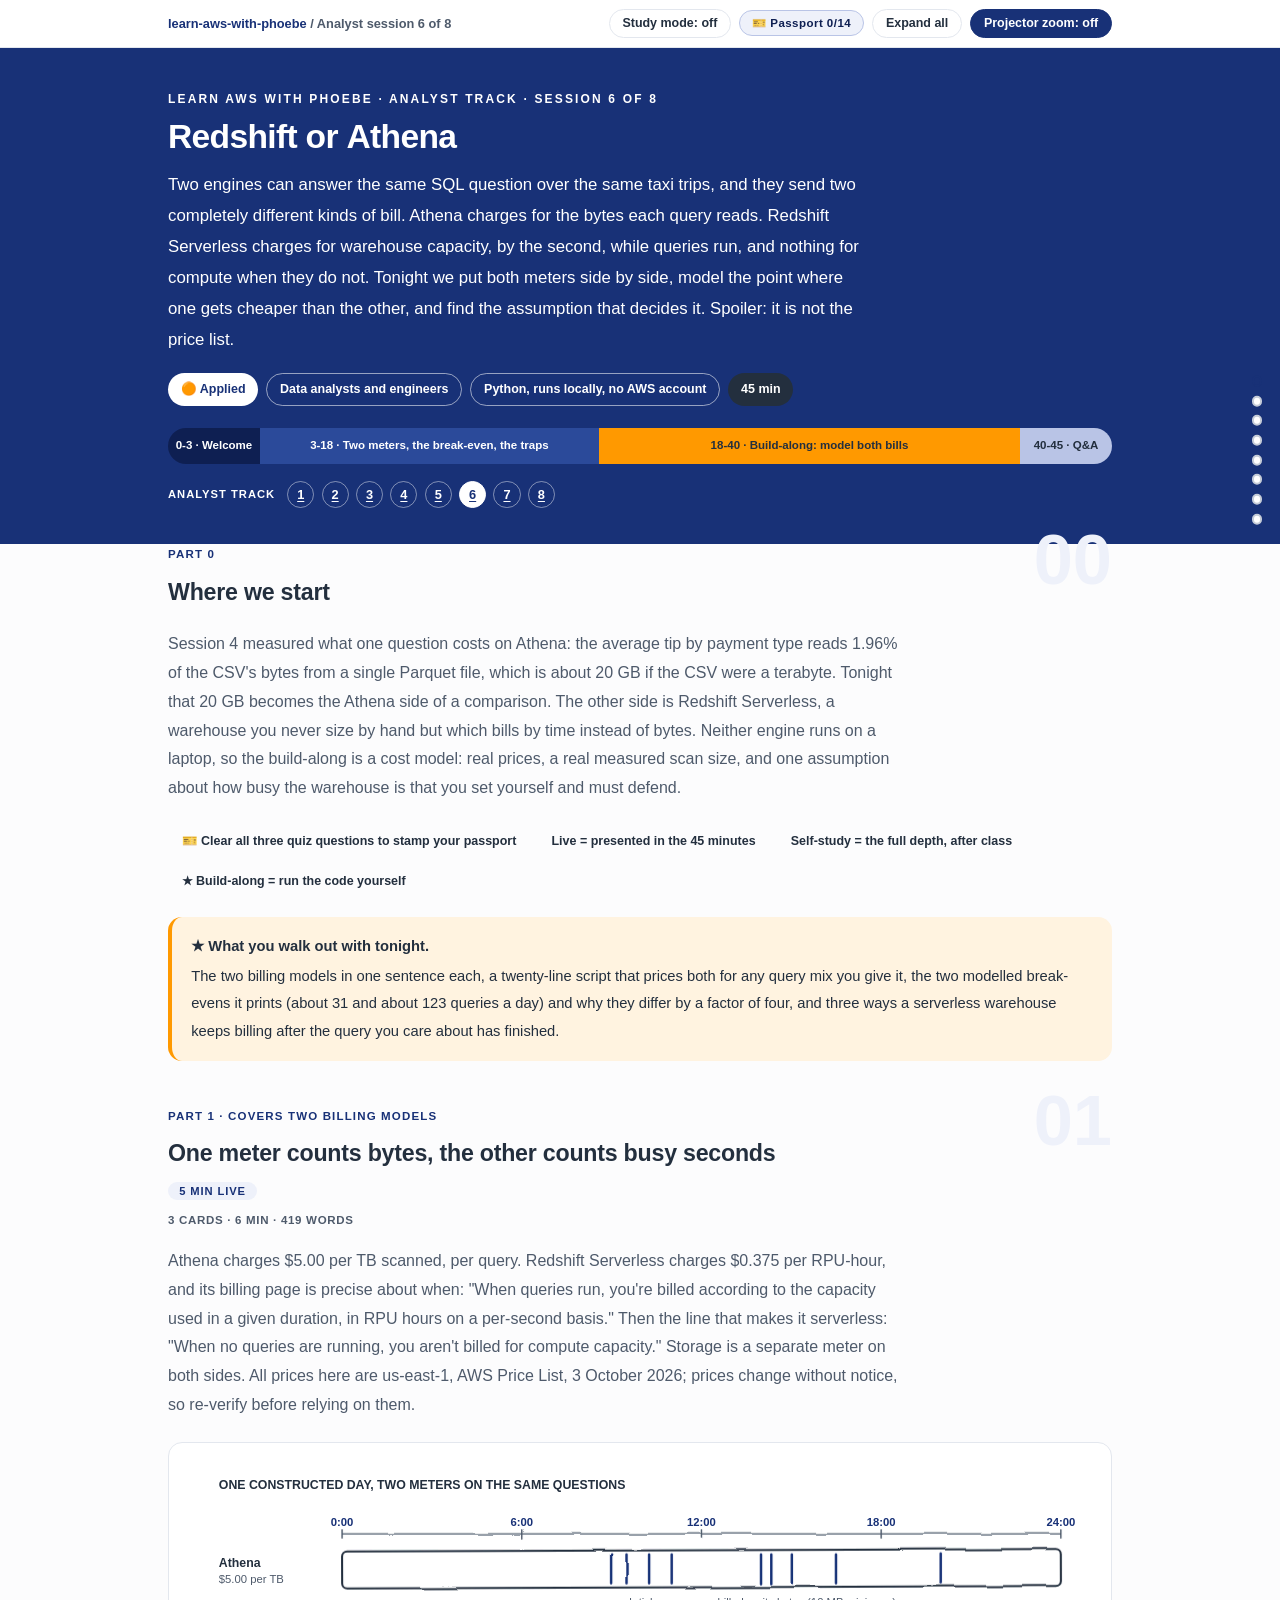
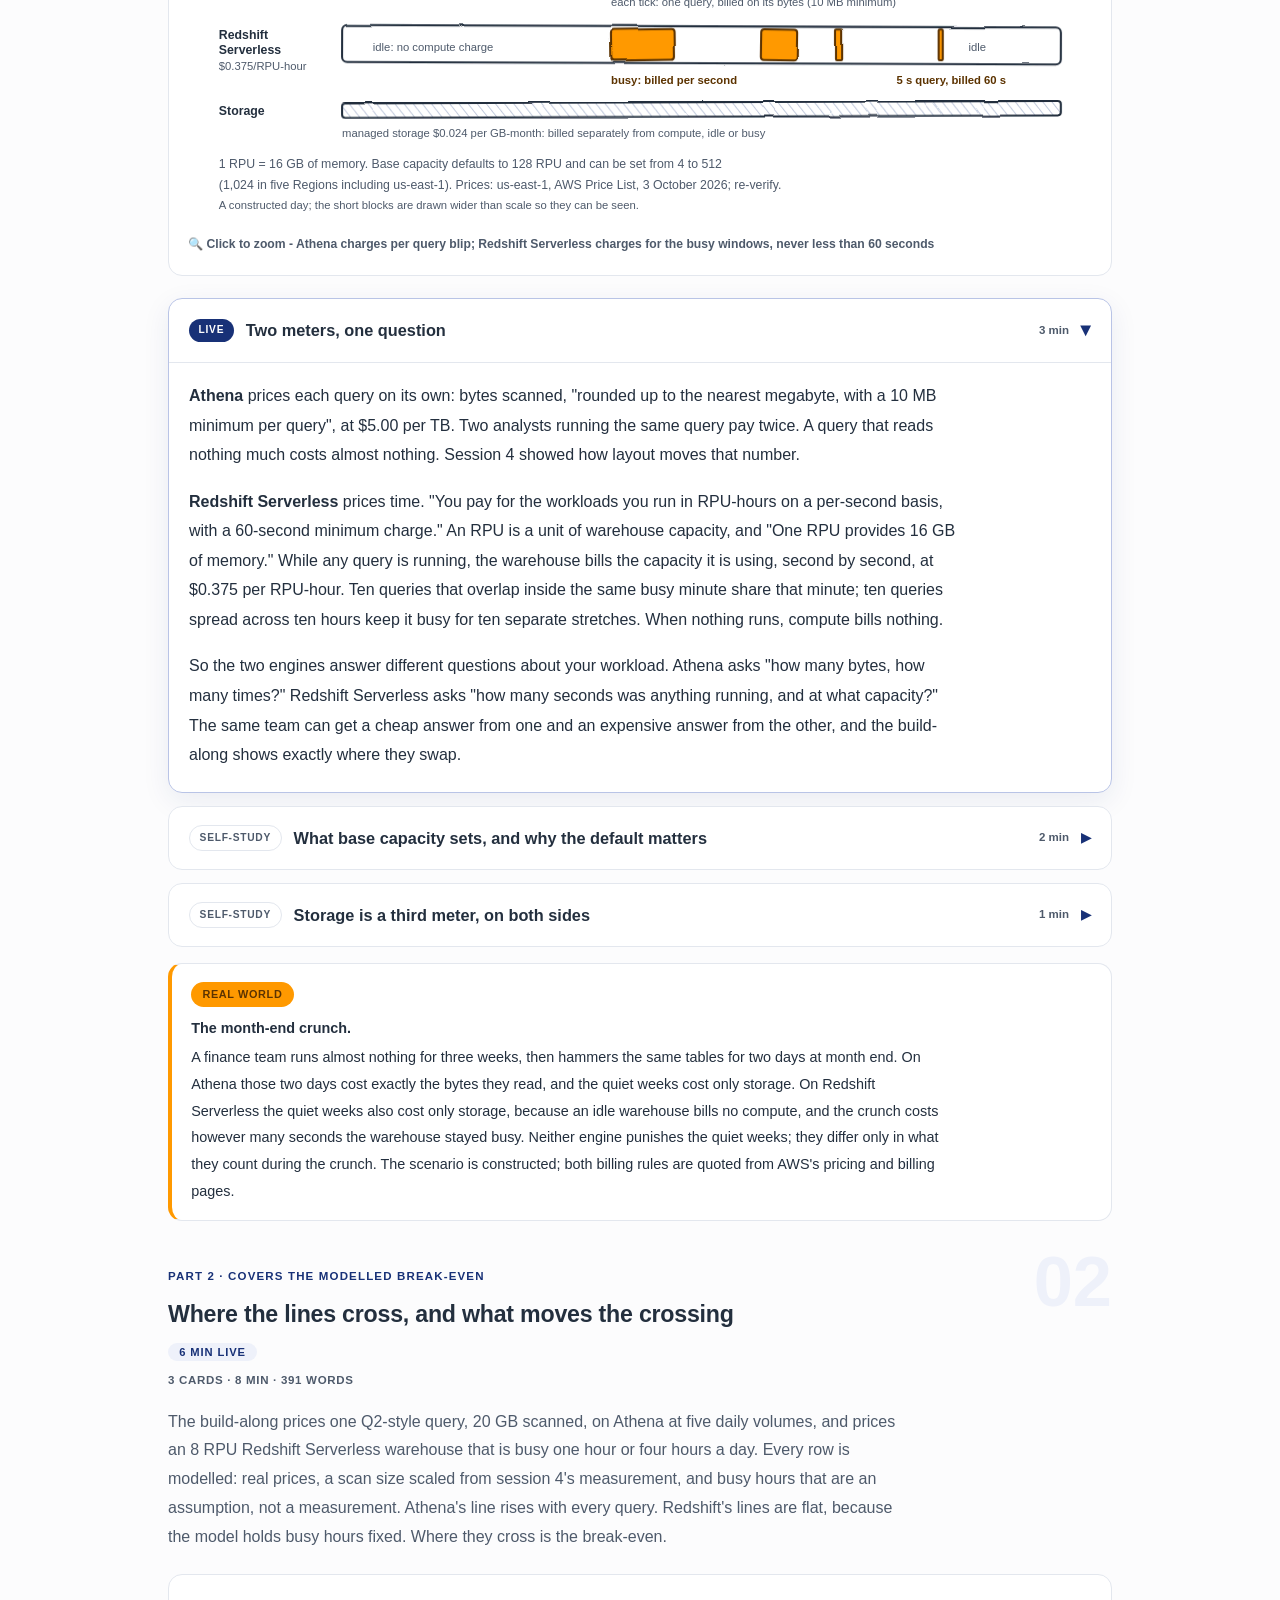
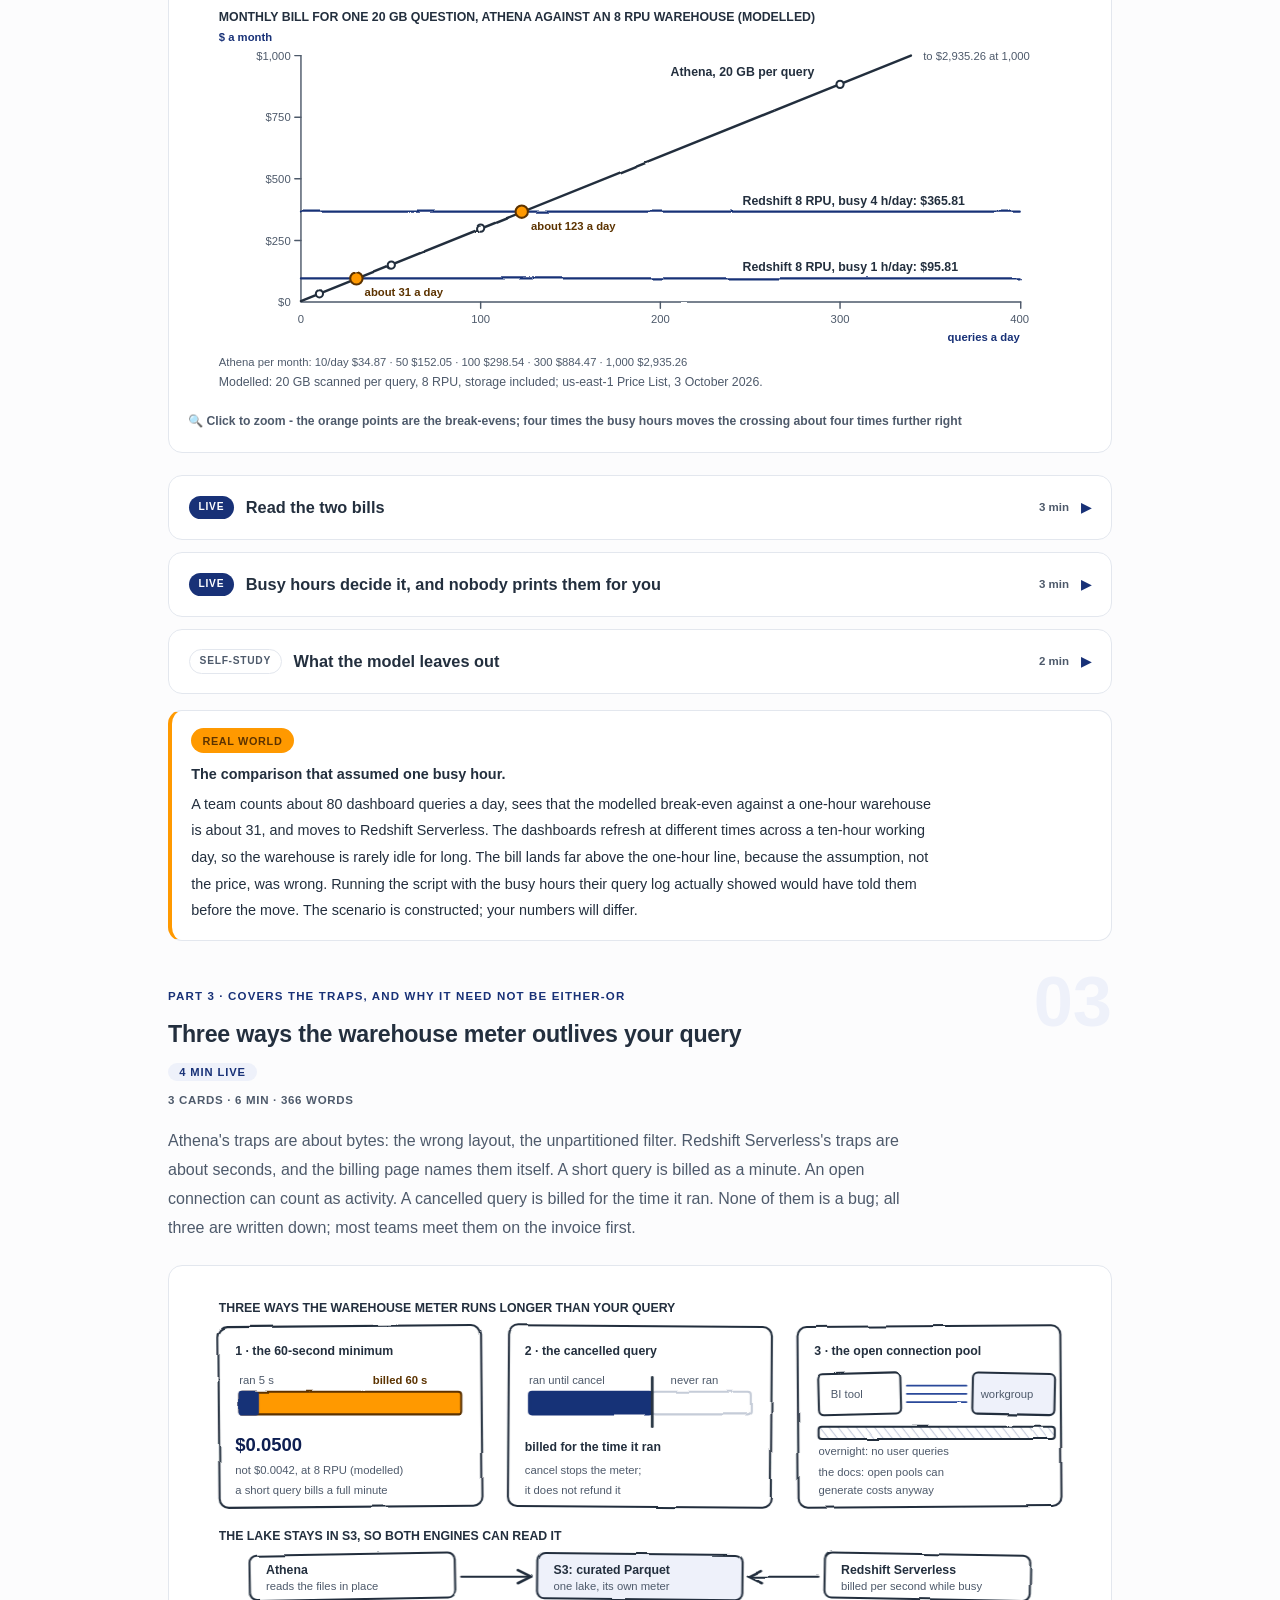
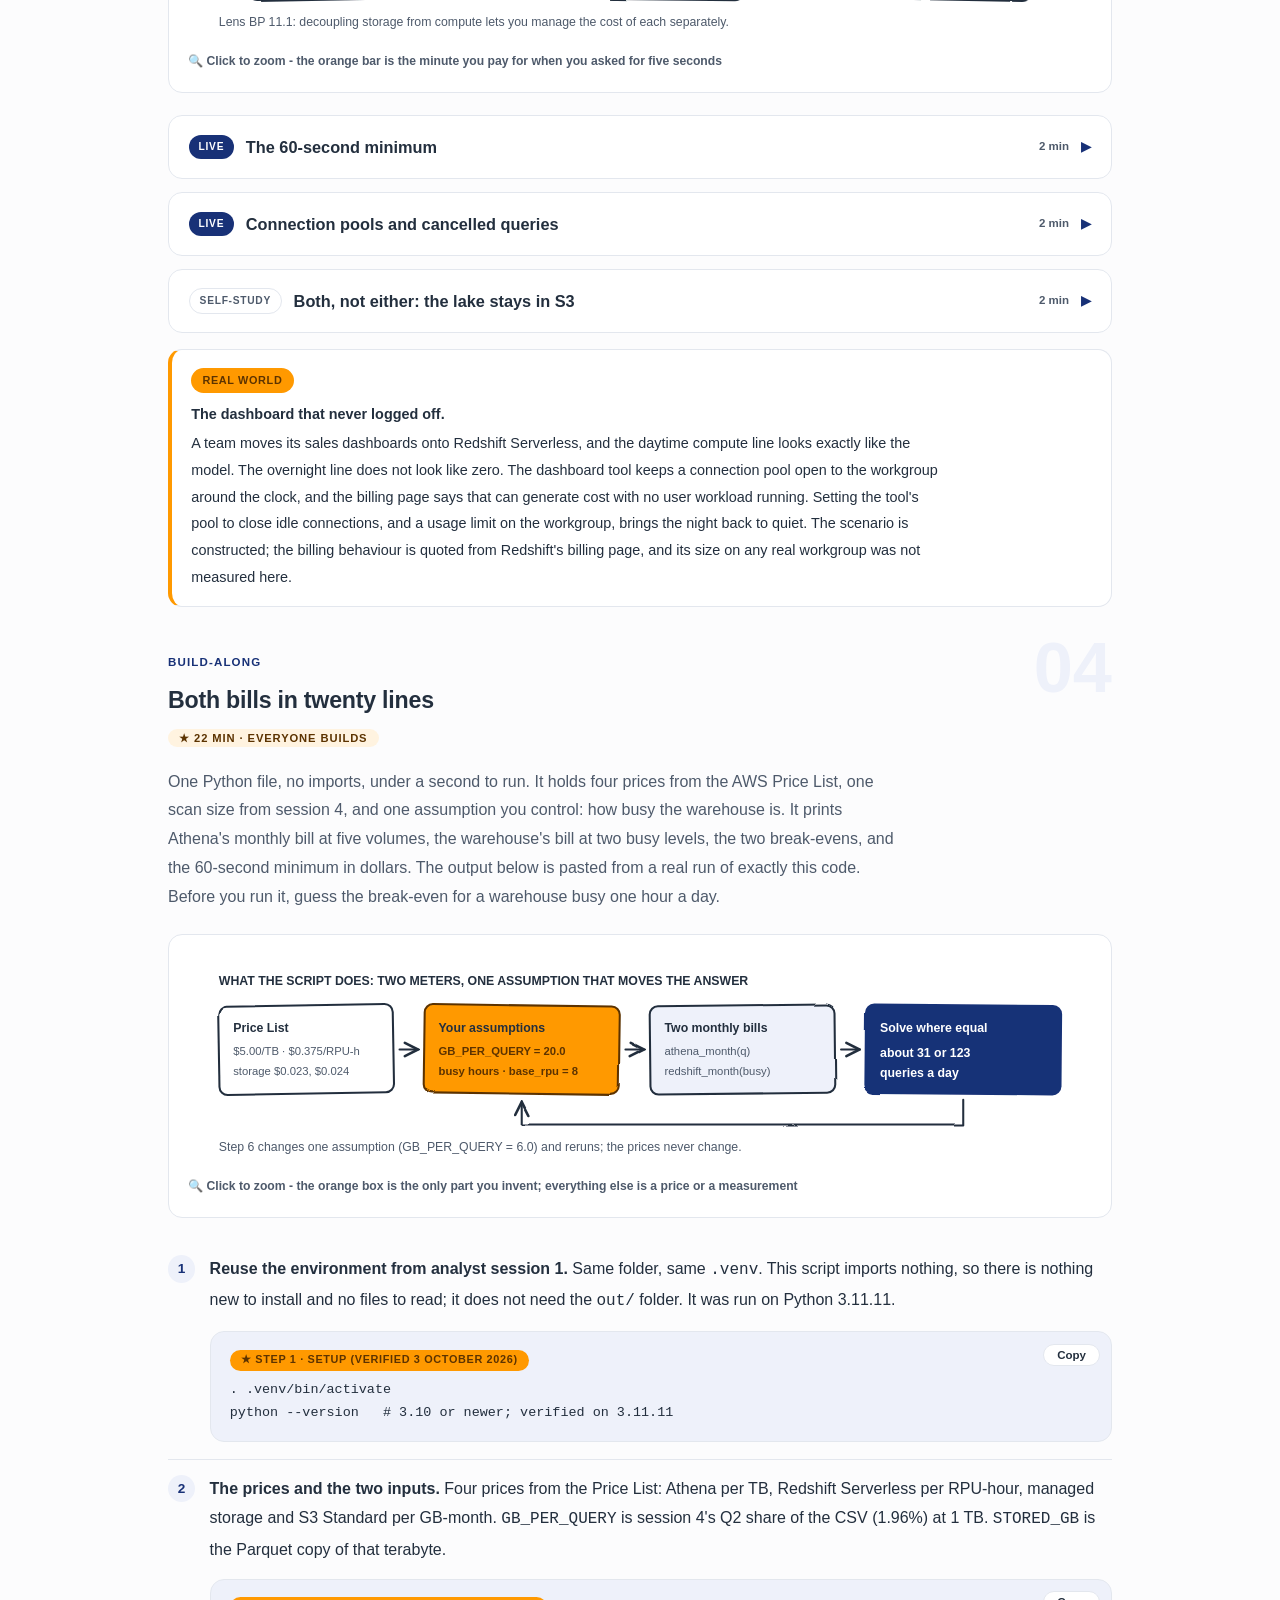
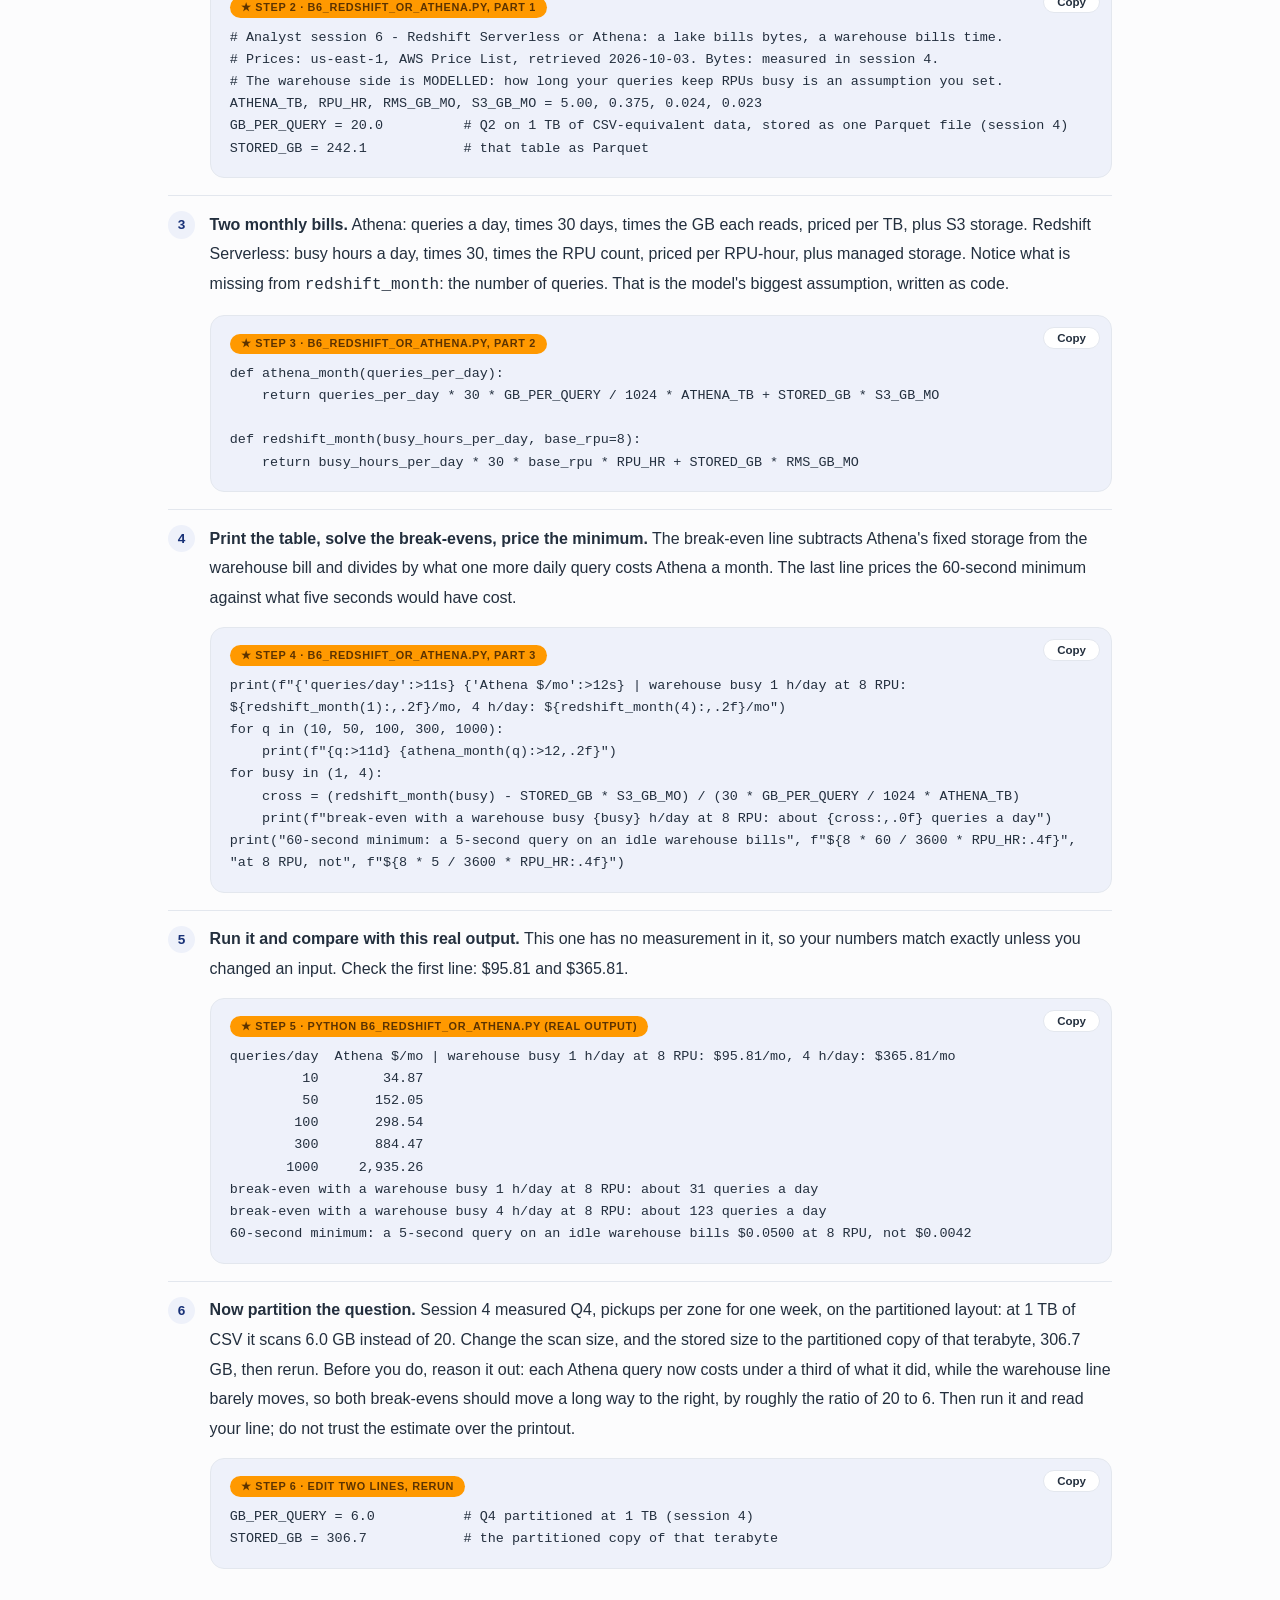
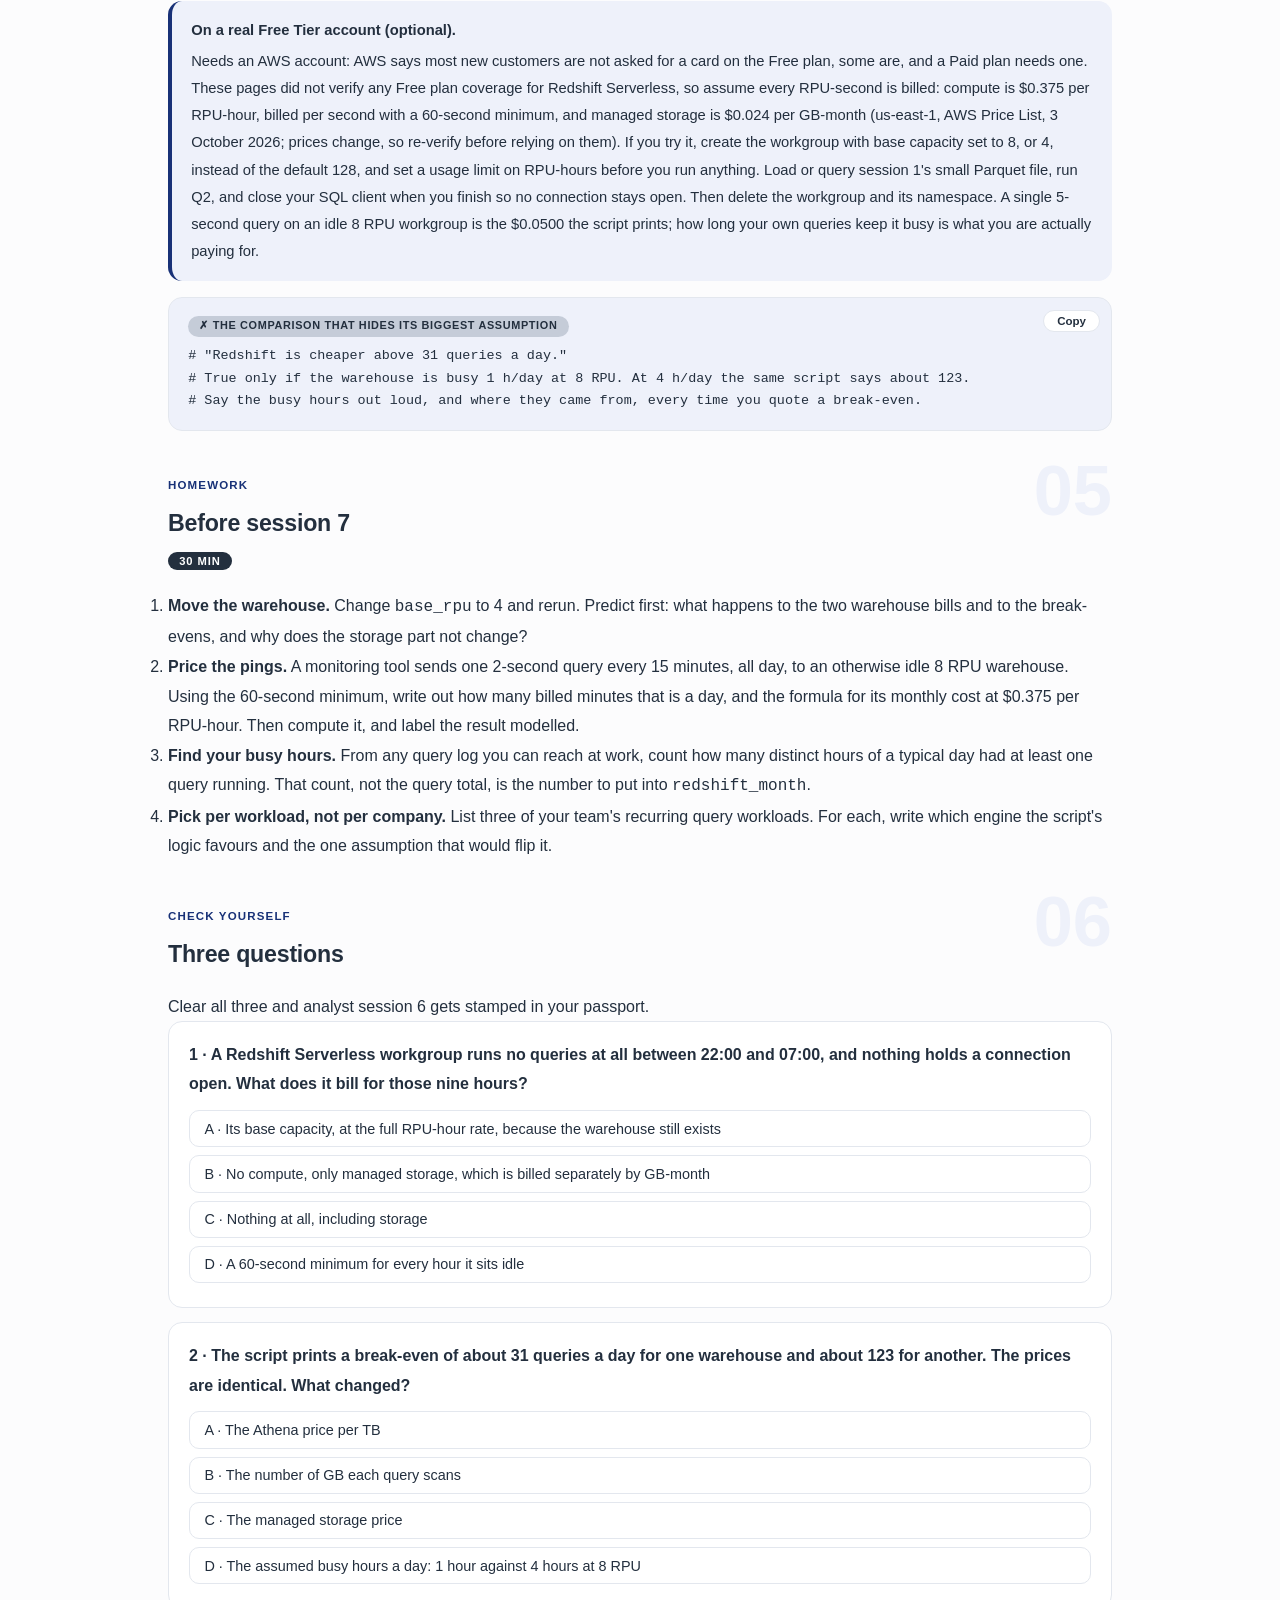
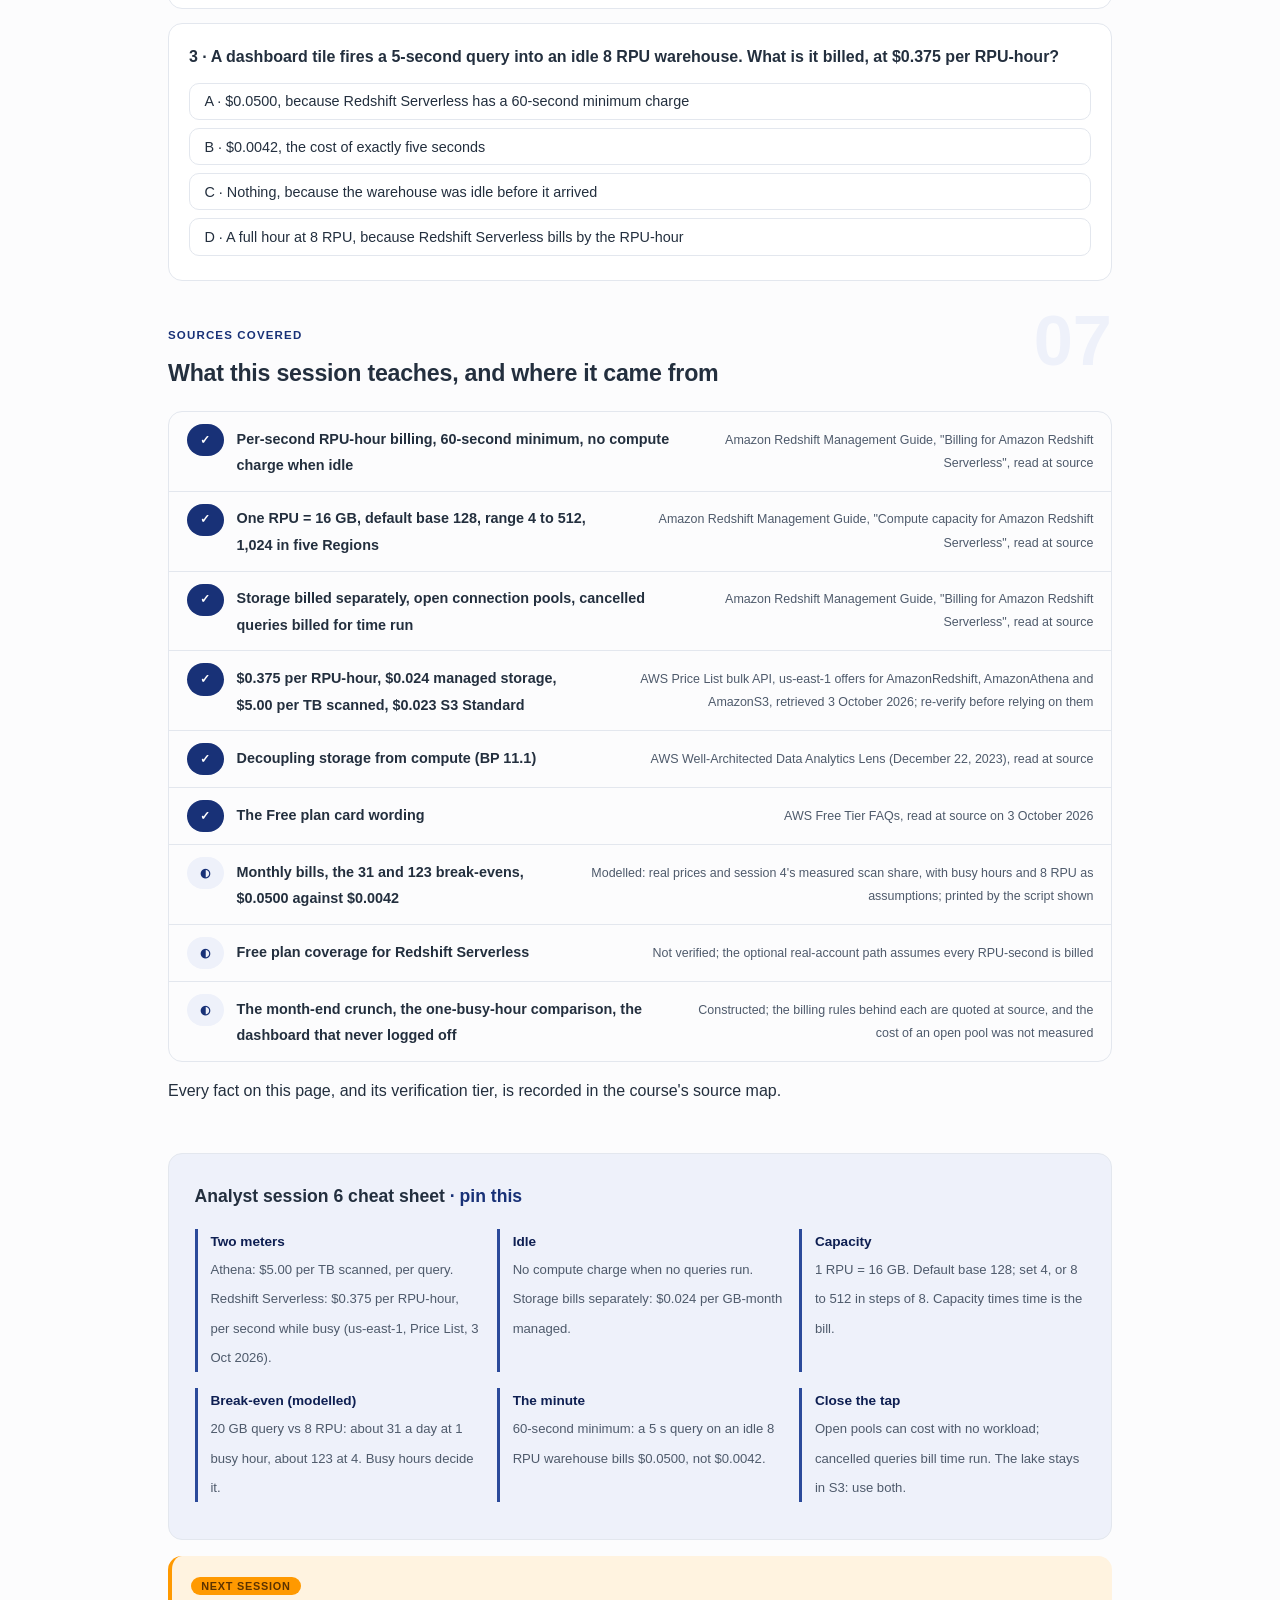
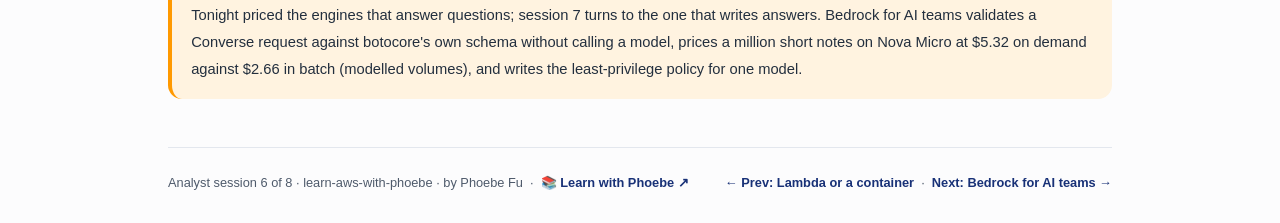
<file: courses/b6-redshift-or-athena.html>
<!DOCTYPE html>
<html lang="en">
<head>
<meta charset="UTF-8">
<meta name="viewport" content="width=device-width, initial-scale=1.0">
<!-- social:start -->
<meta name="description" content="Analyst session 6 of 8. A lake bills bytes, a warehouse bills time. Athena at $5.00 per TB scanned against Redshift Serverless at $0.375 per RPU-hour, modelled to a break-even of about 31 or 123 queries a day, and the 60-second minimum that turns $0.0042 into $0.0500.">
<meta property="og:type" content="article">
<meta property="og:site_name" content="Learn with Phoebe">
<meta property="og:title" content="Redshift or Athena - learn aws with phoebe">
<meta property="og:description" content="Analyst session 6 of 8. Same question, two meters: bytes per query or RPU-seconds while busy. The break-even moves from about 31 to about 123 queries a day when the warehouse is busy four hours instead of one (modelled).">
<meta property="og:url" content="https://phoebefu6.github.io/learn-aws-with-phoebe/courses/b6-redshift-or-athena.html">
<meta property="og:image" content="https://phoebefu6.github.io/learn-aws-with-phoebe/assets/og-cover.png">
<meta property="og:image:width" content="1200">
<meta property="og:image:height" content="630">
<meta name="twitter:card" content="summary_large_image">
<meta name="twitter:title" content="Redshift or Athena - learn aws with phoebe">
<meta name="twitter:description" content="Analyst session 6 of 8. Two billing models, a modelled break-even, and the traps that keep a serverless warehouse billing after your query is done.">
<meta name="twitter:image" content="https://phoebefu6.github.io/learn-aws-with-phoebe/assets/og-cover.png">
<!-- social:end -->
<title>Analyst session 6 · Redshift or Athena - learn aws with phoebe</title>
<link rel="stylesheet" href="../assets/style.css?v=21">
</head>
<body>

<div class="toolbar">
  <div class="wrap">
    <span class="crumb"><a href="../index.html">learn-aws-with-phoebe</a> / Analyst session 6 of 8</span>
    <button class="btn" id="toggle-all" type="button">Expand all</button>
    <button class="btn primary" id="zoom-toggle" type="button">Projector zoom: off</button>
  </div>
</div>

<header class="masthead">
  <div class="wrap">
    <div class="eyebrow">Learn AWS with Phoebe · Analyst track · Session 6 of 8</div>
    <h1>Redshift or <span class="accent">Athena</span></h1>
    <p class="sub">Two engines can answer the same SQL question over the same taxi trips, and they send two completely different kinds of bill. Athena charges for the bytes each query reads. Redshift Serverless charges for warehouse capacity, by the second, while queries run, and nothing for compute when they do not. Tonight we put both meters side by side, model the point where one gets cheaper than the other, and find the assumption that decides it. Spoiler: it is not the price list.</p>
    <div class="chip-row">
      <span class="chip level">🟠 Applied</span>
      <span class="chip audience">Data analysts and engineers</span>
      <span class="chip audience">Python, runs locally, no AWS account</span>
      <span class="chip time">45 min</span>
    </div>
    <div class="agenda">
      <span class="a1" style="flex:1">0-3 · Welcome</span>
      <span class="a2" style="flex:4">3-18 · Two meters, the break-even, the traps</span>
      <span class="a3" style="flex:5">18-40 · Build-along: model both bills</span>
      <span class="a4" style="flex:1">40-45 · Q&amp;A</span>
    </div>
  </div>
</header>

<main class="wrap">

  <section class="section" id="intro">
    <div class="section-kicker">
      <span class="klabel">Part 0</span>
      <h2>Where we start</h2>
    </div>
    <p class="lede">Session 4 measured what one question costs on Athena: the average tip by payment type reads 1.96% of the CSV's bytes from a single Parquet file, which is about 20 GB if the CSV were a terabyte. Tonight that 20 GB becomes the Athena side of a comparison. The other side is Redshift Serverless, a warehouse you never size by hand but which bills by time instead of bytes. Neither engine runs on a laptop, so the build-along is a cost model: real prices, a real measured scan size, and one assumption about how busy the warehouse is that you set yourself and must defend.</p>

    <div class="legend">
      <span class="pill">🎫 Clear all three quiz questions to stamp your passport</span>
      <span class="pill">Live = presented in the 45 minutes</span>
      <span class="pill">Self-study = the full depth, after class</span>
      <span class="pill">★ Build-along = run the code yourself</span>
    </div>

    <div class="callout win">
      <p><strong>★ What you walk out with tonight.</strong> The two billing models in one sentence each, a twenty-line script that prices both for any query mix you give it, the two modelled break-evens it prints (about 31 and about 123 queries a day) and why they differ by a factor of four, and three ways a serverless warehouse keeps billing after the query you care about has finished.</p>
    </div>
  </section>

  <section class="section" id="part-1">
    <div class="section-kicker">
      <span class="klabel">Part 1 · covers two billing models</span>
      <h2>One meter counts bytes, the other counts busy seconds</h2>
      <span class="tag concept">5 min live</span>
    </div>
    <p class="lede">Athena charges $5.00 per TB scanned, per query. Redshift Serverless charges $0.375 per RPU-hour, and its billing page is precise about when: "When queries run, you're billed according to the capacity used in a given duration, in RPU hours on a per-second basis." Then the line that makes it serverless: "When no queries are running, you aren't billed for compute capacity." Storage is a separate meter on both sides. All prices here are us-east-1, AWS Price List, 3 October 2026; prices change without notice, so re-verify before relying on them.</p>

    <figure class="zoomable">
      <svg viewBox="0 0 880 352" xmlns="http://www.w3.org/2000/svg" role="img" aria-label="One constructed day from midnight to midnight with two lanes. The Athena lane, 5 dollars per TB scanned, shows nine thin ticks between 9:00 and 20:00, one charge per query, each billed on its bytes with a 10 MB minimum. The Redshift Serverless lane, 0.375 dollars per RPU-hour, shows highlighted blocks only while queries run: 9:00 to about 11:00, 14:00 to about 15:00, a short block at 16:30, and a sliver at 20:00 where a 5-second query is billed for 60 seconds. Between the blocks the warehouse is idle and bills no compute. Below, a storage strip runs the whole day: managed storage at 0.024 dollars per GB-month, billed separately. One RPU is 16 GB of memory; base capacity defaults to 128 RPU and can be set from 4 to 512, or 1,024 in five Regions including us-east-1.">
        <defs>
          <filter id="b6aSk" x="-3%" y="-3%" width="106%" height="106%"><feTurbulence type="fractalNoise" baseFrequency="0.02" numOctaves="2" seed="61" result="n"/><feDisplacementMap in="SourceGraphic" in2="n" scale="2.4" xChannelSelector="R" yChannelSelector="G"/></filter>
          <pattern id="b6aHc" patternUnits="userSpaceOnUse" width="7" height="7" patternTransform="rotate(-38)"><line x1="0" y1="0" x2="0" y2="7" stroke="#183177" stroke-width="1" opacity=".5"/></pattern>
          <marker id="b6aAr" viewBox="0 0 10 10" refX="9" refY="5" markerWidth="8" markerHeight="8" orient="auto"><path d="M1 1 L9 5 L1 9" fill="none" stroke="#232F3E" stroke-width="1.6" stroke-linecap="round"/></marker>
        </defs>
        <style>
          .b6aH { font: 800 12px Inter, -apple-system, "Segoe UI", Helvetica, Arial, sans-serif; fill: #232F3E; }
          .b6aL { font: 600 12px Inter, -apple-system, "Segoe UI", Helvetica, Arial, sans-serif; fill: #232F3E; }
          .b6aS { font: 400 11px Inter, -apple-system, "Segoe UI", Helvetica, Arial, sans-serif; fill: #4E5A6B; }
          .b6aB { font: 800 11px Inter, -apple-system, "Segoe UI", Helvetica, Arial, sans-serif; fill: #5C3300; }
          .b6aA { font: 700 11px Inter, -apple-system, "Segoe UI", Helvetica, Arial, sans-serif; fill: #183177; }
          .b6aN { font: 400 12px Inter, -apple-system, "Segoe UI", Helvetica, Arial, sans-serif; fill: #4E5A6B; }
        </style>

        <text class="b6aH" x="30" y="26">ONE CONSTRUCTED DAY, TWO METERS ON THE SAME QUESTIONS</text>

        <g filter="url(#b6aSk)" fill="none" stroke="#232F3E" stroke-width="2" stroke-linecap="round" stroke-linejoin="round">
          <path d="M150 70 L850 70 M150 66 L150 74 M325 66 L325 74 M500 66 L500 74 M675 66 L675 74 M850 66 L850 74" stroke="#4E5A6B" stroke-width="1.4"/>
          <rect x="150" y="86" width="700" height="36" rx="5" transform="rotate(-0.2 500 104)" fill="#FFFFFF"/>
          <path d="M412 90 L412 118 M427 90 L427 118 M449 90 L449 118 M471 90 L471 118 M558 90 L558 118 M568 90 L568 118 M588 90 L588 118 M631 90 L631 118 M733 90 L733 118" stroke="#183177" stroke-width="2.4"/>
          <rect x="150" y="160" width="700" height="36" rx="5" transform="rotate(0.2 500 178)" fill="#FFFFFF"/>
          <rect x="412" y="163" width="62" height="30" rx="3" transform="rotate(-0.8 443 178)" fill="#FF9900" stroke="#5C3300"/>
          <rect x="558" y="163" width="35" height="30" rx="3" transform="rotate(0.9 575 178)" fill="#FF9900" stroke="#5C3300"/>
          <rect x="631" y="163" width="6" height="30" rx="1" fill="#FF9900" stroke="#5C3300"/>
          <rect x="731" y="163" width="4" height="30" rx="1" fill="#FF9900" stroke="#5C3300"/>
          <rect x="150" y="234" width="700" height="14" rx="3" transform="rotate(-0.2 500 241)" fill="url(#b6aHc)"/>
        </g>

        <text class="b6aA" x="150" y="62" text-anchor="middle">0:00</text>
        <text class="b6aA" x="325" y="62" text-anchor="middle">6:00</text>
        <text class="b6aA" x="500" y="62" text-anchor="middle">12:00</text>
        <text class="b6aA" x="675" y="62" text-anchor="middle">18:00</text>
        <text class="b6aA" x="850" y="62" text-anchor="middle">24:00</text>

        <text class="b6aL" x="30" y="102">Athena</text>
        <text class="b6aS" x="30" y="118">$5.00 per TB</text>
        <text class="b6aS" x="412" y="140">each tick: one query, billed on its bytes (10 MB minimum)</text>

        <text class="b6aL" x="30" y="172">Redshift</text>
        <text class="b6aL" x="30" y="187">Serverless</text>
        <text class="b6aS" x="30" y="203">$0.375/RPU-hour</text>
        <text class="b6aS" x="180" y="184">idle: no compute charge</text>
        <text class="b6aS" x="760" y="184">idle</text>
        <text class="b6aB" x="412" y="216">busy: billed per second</text>
        <text class="b6aB" x="690" y="216">5 s query, billed 60 s</text>

        <text class="b6aL" x="30" y="246">Storage</text>
        <text class="b6aS" x="150" y="268">managed storage $0.024 per GB-month: billed separately from compute, idle or busy</text>

        <text class="b6aN" x="30" y="298">1 RPU = 16 GB of memory. Base capacity defaults to 128 RPU and can be set from 4 to 512</text>
        <text class="b6aN" x="30" y="318">(1,024 in five Regions including us-east-1). Prices: us-east-1, AWS Price List, 3 October 2026; re-verify.</text>
        <text class="b6aS" x="30" y="338">A constructed day; the short blocks are drawn wider than scale so they can be seen.</text>
      </svg>
      <figcaption>🔍 Click to zoom - Athena charges per query blip; Redshift Serverless charges for the busy windows, never less than 60 seconds</figcaption>
    </figure>

    <details class="card" open>
      <summary><span class="mode live">Live</span>Two meters, one question<span class="mini">3 min</span><span class="caret">▶</span></summary>
      <div class="body">
        <p><strong>Athena</strong> prices each query on its own: bytes scanned, "rounded up to the nearest megabyte, with a 10 MB minimum per query", at $5.00 per TB. Two analysts running the same query pay twice. A query that reads nothing much costs almost nothing. Session 4 showed how layout moves that number.</p>
        <p><strong>Redshift Serverless</strong> prices time. "You pay for the workloads you run in RPU-hours on a per-second basis, with a 60-second minimum charge." An RPU is a unit of warehouse capacity, and "One RPU provides 16 GB of memory." While any query is running, the warehouse bills the capacity it is using, second by second, at $0.375 per RPU-hour. Ten queries that overlap inside the same busy minute share that minute; ten queries spread across ten hours keep it busy for ten separate stretches. When nothing runs, compute bills nothing.</p>
        <p>So the two engines answer different questions about your workload. Athena asks "how many bytes, how many times?" Redshift Serverless asks "how many seconds was anything running, and at what capacity?" The same team can get a cheap answer from one and an expensive answer from the other, and the build-along shows exactly where they swap.</p>
      </div>
    </details>

    <details class="card">
      <summary><span class="mode self">Self-study</span>What base capacity sets, and why the default matters<span class="mini">2 min</span><span class="caret">▶</span></summary>
      <div class="body">
        <p>Base capacity is the RPU count a workgroup starts queries with. The capacity page: "The default base capacity for Amazon Redshift Serverless is 128 RPUs." It can be set "from 4 RPUs to 512 RPUs", and only "to 4 RPUs, or in units of 8 at or above 8 RPUs (8,16,24...512)". Five Regions, us-east-1 among them, allow up to 1,024. Because billing is RPU-hours, the RPU count multiplies every busy second: the default is sixteen times the 8 RPU the build-along assumes. Whether 8 RPU is enough for your queries is a performance question these pages do not answer; the console's query monitoring does. What these pages do answer is that capacity and time multiply, so halving either halves the compute line.</p>
      </div>
    </details>

    <details class="card">
      <summary><span class="mode self">Self-study</span>Storage is a third meter, on both sides<span class="mini">1 min</span><span class="caret">▶</span></summary>
      <div class="body">
        <p>The Redshift billing page: "Storage is billed by GB / month. Storage billing is separate from billing for compute capacity." Managed storage is $0.024 per GB-month; S3 Standard, where Athena's data lives, is $0.023 for the first 50 TB (both us-east-1, AWS Price List, 3 October 2026; re-verify). The two are close enough that storage rarely decides the choice. The build-along includes it anyway, so the comparison is a whole monthly bill and not just the compute part: the Parquet copy of a terabyte of CSV is 242.1 GB, which is $5.57 a month in S3 and $5.81 in managed storage.</p>
      </div>
    </details>

    <div class="callout example">
      <span class="ex-pill">Real world</span>
      <p><strong>The month-end crunch.</strong> A finance team runs almost nothing for three weeks, then hammers the same tables for two days at month end. On Athena those two days cost exactly the bytes they read, and the quiet weeks cost only storage. On Redshift Serverless the quiet weeks also cost only storage, because an idle warehouse bills no compute, and the crunch costs however many seconds the warehouse stayed busy. Neither engine punishes the quiet weeks; they differ only in what they count during the crunch. The scenario is constructed; both billing rules are quoted from AWS's pricing and billing pages.</p>
    </div>
  </section>

  <section class="section" id="part-2">
    <div class="section-kicker">
      <span class="klabel">Part 2 · covers the modelled break-even</span>
      <h2>Where the lines cross, and what moves the crossing</h2>
      <span class="tag concept">6 min live</span>
    </div>
    <p class="lede">The build-along prices one Q2-style query, 20 GB scanned, on Athena at five daily volumes, and prices an 8 RPU Redshift Serverless warehouse that is busy one hour or four hours a day. Every row is modelled: real prices, a scan size scaled from session 4's measurement, and busy hours that are an assumption, not a measurement. Athena's line rises with every query. Redshift's lines are flat, because the model holds busy hours fixed. Where they cross is the break-even.</p>

    <figure class="zoomable">
      <svg viewBox="0 0 880 396" xmlns="http://www.w3.org/2000/svg" role="img" aria-label="A modelled monthly cost chart. Horizontal axis: queries a day from 0 to 400. Vertical axis: dollars a month from 0 to 1,000. The Athena line rises from about 5.57 dollars at zero queries through 34.87 dollars at 10 a day, 152.05 at 50, 298.54 at 100 and 884.47 at 300, reaching 2,935.26 at 1,000 a day, off the chart. Two flat lines show Redshift Serverless at 8 RPU: 95.81 dollars a month when busy 1 hour a day, and 365.81 dollars when busy 4 hours a day. Highlighted crossover points mark the break-even at about 31 queries a day and about 123 queries a day.">
        <defs>
          <filter id="b6bSk" x="-3%" y="-3%" width="106%" height="106%"><feTurbulence type="fractalNoise" baseFrequency="0.02" numOctaves="2" seed="67" result="n"/><feDisplacementMap in="SourceGraphic" in2="n" scale="2.4" xChannelSelector="R" yChannelSelector="G"/></filter>
          <pattern id="b6bHc" patternUnits="userSpaceOnUse" width="7" height="7" patternTransform="rotate(-38)"><line x1="0" y1="0" x2="0" y2="7" stroke="#183177" stroke-width="1" opacity=".5"/></pattern>
          <marker id="b6bAr" viewBox="0 0 10 10" refX="9" refY="5" markerWidth="8" markerHeight="8" orient="auto"><path d="M1 1 L9 5 L1 9" fill="none" stroke="#232F3E" stroke-width="1.6" stroke-linecap="round"/></marker>
        </defs>
        <style>
          .b6bH { font: 800 12px Inter, -apple-system, "Segoe UI", Helvetica, Arial, sans-serif; fill: #232F3E; }
          .b6bL { font: 600 12px Inter, -apple-system, "Segoe UI", Helvetica, Arial, sans-serif; fill: #232F3E; }
          .b6bS { font: 400 11px Inter, -apple-system, "Segoe UI", Helvetica, Arial, sans-serif; fill: #4E5A6B; }
          .b6bB { font: 800 11px Inter, -apple-system, "Segoe UI", Helvetica, Arial, sans-serif; fill: #5C3300; }
          .b6bA { font: 700 11px Inter, -apple-system, "Segoe UI", Helvetica, Arial, sans-serif; fill: #183177; }
          .b6bN { font: 400 12px Inter, -apple-system, "Segoe UI", Helvetica, Arial, sans-serif; fill: #4E5A6B; }
        </style>

        <text class="b6bH" x="30" y="26">MONTHLY BILL FOR ONE 20 GB QUESTION, ATHENA AGAINST AN 8 RPU WAREHOUSE (MODELLED)</text>
        <text class="b6bA" x="30" y="46">$ a month</text>

        <g filter="url(#b6bSk)" fill="none" stroke="#232F3E" stroke-width="2" stroke-linecap="round" stroke-linejoin="round">
          <path d="M110 60 L110 300 L810 300" stroke="#4E5A6B" stroke-width="1.4"/>
          <path d="M104 240 L110 240 M104 180 L110 180 M104 120 L110 120 M104 60 L110 60 M285 300 L285 306 M460 300 L460 306 M635 300 L635 306 M810 300 L810 306" stroke="#4E5A6B" stroke-width="1.4"/>
          <path d="M110 277 L810 277" stroke="#183177" stroke-width="2.2"/>
          <path d="M110 212 L810 212" stroke="#183177" stroke-width="2.2"/>
          <path d="M110 299 L704 60" stroke="#232F3E" stroke-width="2.4"/>
          <circle cx="128" cy="292" r="3.5" fill="#FFFFFF"/>
          <circle cx="198" cy="264" r="3.5" fill="#FFFFFF"/>
          <circle cx="285" cy="228" r="3.5" fill="#FFFFFF"/>
          <circle cx="635" cy="88" r="3.5" fill="#FFFFFF"/>
          <circle cx="164" cy="277" r="6" fill="#FF9900" stroke="#5C3300"/>
          <circle cx="325" cy="212" r="6" fill="#FF9900" stroke="#5C3300"/>
        </g>

        <text class="b6bS" x="100" y="304" text-anchor="end">$0</text>
        <text class="b6bS" x="100" y="244" text-anchor="end">$250</text>
        <text class="b6bS" x="100" y="184" text-anchor="end">$500</text>
        <text class="b6bS" x="100" y="124" text-anchor="end">$750</text>
        <text class="b6bS" x="100" y="64" text-anchor="end">$1,000</text>
        <text class="b6bS" x="110" y="320" text-anchor="middle">0</text>
        <text class="b6bS" x="285" y="320" text-anchor="middle">100</text>
        <text class="b6bS" x="460" y="320" text-anchor="middle">200</text>
        <text class="b6bS" x="635" y="320" text-anchor="middle">300</text>
        <text class="b6bS" x="810" y="320" text-anchor="middle">400</text>
        <text class="b6bA" x="810" y="338" text-anchor="end">queries a day</text>

        <text class="b6bL" x="470" y="80">Athena, 20 GB per query</text>
        <text class="b6bS" x="716" y="64">to $2,935.26 at 1,000</text>
        <text class="b6bL" x="540" y="270">Redshift 8 RPU, busy 1 h/day: $95.81</text>
        <text class="b6bL" x="540" y="205">Redshift 8 RPU, busy 4 h/day: $365.81</text>
        <text class="b6bB" x="172" y="294">about 31 a day</text>
        <text class="b6bB" x="334" y="230">about 123 a day</text>

        <text class="b6bS" x="30" y="362">Athena per month: 10/day $34.87 · 50 $152.05 · 100 $298.54 · 300 $884.47 · 1,000 $2,935.26</text>
        <text class="b6bN" x="30" y="382">Modelled: 20 GB scanned per query, 8 RPU, storage included; us-east-1 Price List, 3 October 2026.</text>
      </svg>
      <figcaption>🔍 Click to zoom - the orange points are the break-evens; four times the busy hours moves the crossing about four times further right</figcaption>
    </figure>

    <details class="card">
      <summary><span class="mode live">Live</span>Read the two bills<span class="mini">3 min</span><span class="caret">▶</span></summary>
      <div class="body">
        <p>At 20 GB a query and $5.00 per TB, one Athena run costs just under ten cents. A month of it, plus $5.57 to store the Parquet in S3, comes to:</p>
        <ul>
          <li><strong>10 queries a day:</strong> $34.87 a month.</li>
          <li><strong>50 a day:</strong> $152.05. <strong>100 a day:</strong> $298.54.</li>
          <li><strong>300 a day:</strong> $884.47. <strong>1,000 a day:</strong> $2,935.26.</li>
        </ul>
        <p>The 8 RPU warehouse, plus managed storage, costs $95.81 a month if it is busy one hour a day and $365.81 if it is busy four. The script solves for the crossing: about 31 queries a day against the one-hour warehouse, about 123 against the four-hour one. Below the crossing Athena is cheaper; above it the warehouse is. All of this is us-east-1, AWS Price List, 3 October 2026, and modelled: re-verify the prices, and expect your numbers to differ.</p>
      </div>
    </details>

    <details class="card">
      <summary><span class="mode live">Live</span>Busy hours decide it, and nobody prints them for you<span class="mini">3 min</span><span class="caret">▶</span></summary>
      <div class="body">
        <p>The price list did not change between the two break-evens. The only thing that changed was one number you typed: how many hours a day the warehouse is busy. Four times the hours, about four times the break-even. That is the honest headline of the whole comparison: whichever engine is "cheaper" depends on an assumption about your workload's shape, and the assumption is worth more scrutiny than either price.</p>
        <p>The model also holds busy hours flat while the query count rises, which real warehouses do not do. Fifty more queries a day either fit inside minutes the warehouse was already busy, and cost nothing extra, or land in quiet hours and wake it up. Clustered queries favour the warehouse; scattered ones favour Athena. Before you trust either line, find out when your queries actually run.</p>
      </div>
    </details>

    <details class="card">
      <summary><span class="mode self">Self-study</span>What the model leaves out<span class="mini">2 min</span><span class="caret">▶</span></summary>
      <div class="body">
        <p>It assumes 8 RPU is enough to run the queries in the hours given, which is a performance claim nobody has measured here. It charges the warehouse only for managed storage, as if the data lived only there; if the lake copy stays in S3 too, add its $5.57. It prices one query shape, and real dashboards mix shapes. It ignores the 60-second minimum and the traps in Part 3, all of which push the warehouse's real bill above its line. And it says nothing about how the warehouse's tables should be modelled once data is loaded: facts, dimensions and marts are taught in <a href="https://phoebefu6.github.io/learn-data-warehouse-with-phoebe/">learn-data-warehouse</a>. Treat the break-evens as a way to ask the right question, not as an answer to it.</p>
      </div>
    </details>

    <div class="callout example">
      <span class="ex-pill">Real world</span>
      <p><strong>The comparison that assumed one busy hour.</strong> A team counts about 80 dashboard queries a day, sees that the modelled break-even against a one-hour warehouse is about 31, and moves to Redshift Serverless. The dashboards refresh at different times across a ten-hour working day, so the warehouse is rarely idle for long. The bill lands far above the one-hour line, because the assumption, not the price, was wrong. Running the script with the busy hours their query log actually showed would have told them before the move. The scenario is constructed; your numbers will differ.</p>
    </div>
  </section>

  <section class="section" id="part-3">
    <div class="section-kicker">
      <span class="klabel">Part 3 · covers the traps, and why it need not be either-or</span>
      <h2>Three ways the warehouse meter outlives your query</h2>
      <span class="tag concept">4 min live</span>
    </div>
    <p class="lede">Athena's traps are about bytes: the wrong layout, the unpartitioned filter. Redshift Serverless's traps are about seconds, and the billing page names them itself. A short query is billed as a minute. An open connection can count as activity. A cancelled query is billed for the time it ran. None of them is a bug; all three are written down; most teams meet them on the invoice first.</p>

    <figure class="zoomable">
      <svg viewBox="0 0 880 346" xmlns="http://www.w3.org/2000/svg" role="img" aria-label="Three panels. Panel 1, the 60-second minimum: a 5-second run drawn inside a highlighted 60-second billed bar; at 8 RPU the modelled charge is 0.0500 dollars, not 0.0042. Panel 2, the cancelled query: a run bar that stops at a cancel line, with the part that never ran outlined; billed for the time it ran. Panel 3, the open connection pool: a BI tool holding three connections to a workgroup through an overnight stretch with no user queries; the billing page says open pools can generate costs even when no user workloads run. Below: Athena and Redshift Serverless each point at the same S3 lake of curated Parquet, because storage is decoupled from compute, so both engines can coexist.">
        <defs>
          <filter id="b6cSk" x="-3%" y="-3%" width="106%" height="106%"><feTurbulence type="fractalNoise" baseFrequency="0.02" numOctaves="2" seed="71" result="n"/><feDisplacementMap in="SourceGraphic" in2="n" scale="2.4" xChannelSelector="R" yChannelSelector="G"/></filter>
          <pattern id="b6cHc" patternUnits="userSpaceOnUse" width="7" height="7" patternTransform="rotate(-38)"><line x1="0" y1="0" x2="0" y2="7" stroke="#183177" stroke-width="1" opacity=".5"/></pattern>
          <marker id="b6cAr" viewBox="0 0 10 10" refX="9" refY="5" markerWidth="8" markerHeight="8" orient="auto"><path d="M1 1 L9 5 L1 9" fill="none" stroke="#232F3E" stroke-width="1.6" stroke-linecap="round"/></marker>
        </defs>
        <style>
          .b6cH { font: 800 12px Inter, -apple-system, "Segoe UI", Helvetica, Arial, sans-serif; fill: #232F3E; }
          .b6cL { font: 600 12px Inter, -apple-system, "Segoe UI", Helvetica, Arial, sans-serif; fill: #232F3E; }
          .b6cS { font: 400 11px Inter, -apple-system, "Segoe UI", Helvetica, Arial, sans-serif; fill: #4E5A6B; }
          .b6cB { font: 800 11px Inter, -apple-system, "Segoe UI", Helvetica, Arial, sans-serif; fill: #5C3300; }
          .b6cV { font: 800 18px Inter, -apple-system, "Segoe UI", Helvetica, Arial, sans-serif; fill: #0E1F52; }
          .b6cN { font: 400 12px Inter, -apple-system, "Segoe UI", Helvetica, Arial, sans-serif; fill: #4E5A6B; }
        </style>

        <text class="b6cH" x="30" y="26">THREE WAYS THE WAREHOUSE METER RUNS LONGER THAN YOUR QUERY</text>

        <g filter="url(#b6cSk)" fill="none" stroke="#232F3E" stroke-width="2" stroke-linecap="round" stroke-linejoin="round">
          <rect x="30" y="40" width="256" height="176" rx="9" transform="rotate(-0.5 158 128)" fill="#FFFFFF"/>
          <rect x="50" y="104" width="216" height="22" rx="3" fill="#FF9900" stroke="#5C3300"/>
          <rect x="50" y="104" width="18" height="22" rx="2" fill="#183177" stroke="#183177"/>

          <rect x="312" y="40" width="256" height="176" rx="9" transform="rotate(0.4 440 128)" fill="#FFFFFF"/>
          <rect x="332" y="104" width="120" height="22" rx="3" fill="#183177" stroke="#183177"/>
          <rect x="452" y="104" width="96" height="22" rx="3" fill="#FFFFFF" stroke="#C5CCD8"/>
          <path d="M452 90 L452 138" stroke-width="2.6"/>

          <rect x="594" y="40" width="256" height="176" rx="9" transform="rotate(-0.4 722 128)" fill="#FFFFFF"/>
          <rect x="614" y="86" width="80" height="40" rx="5" transform="rotate(-1.5 654 106)" fill="#FFFFFF"/>
          <rect x="764" y="86" width="80" height="40" rx="5" transform="rotate(1.2 804 106)" fill="#EEF1FA"/>
          <path d="M700 98 L758 98 M700 106 L758 106 M700 114 L758 114" stroke="#2B4A9A" stroke-width="1.8"/>
          <rect x="614" y="138" width="230" height="12" rx="3" fill="url(#b6cHc)"/>

          <rect x="60" y="262" width="200" height="44" rx="7" transform="rotate(-1 160 284)" fill="#FFFFFF"/>
          <rect x="340" y="262" width="200" height="44" rx="7" transform="rotate(0.6 440 284)" fill="#EEF1FA"/>
          <rect x="620" y="262" width="200" height="44" rx="7" transform="rotate(1 720 284)" fill="#FFFFFF"/>
          <path d="M266 284 L334 284" marker-end="url(#b6cAr)"/>
          <path d="M614 284 L546 284" marker-end="url(#b6cAr)"/>
        </g>

        <text class="b6cL" x="46" y="68">1 · the 60-second minimum</text>
        <text class="b6cS" x="50" y="96">ran 5 s</text>
        <text class="b6cB" x="180" y="96">billed 60 s</text>
        <text class="b6cV" x="46" y="162">$0.0500</text>
        <text class="b6cS" x="46" y="184">not $0.0042, at 8 RPU (modelled)</text>
        <text class="b6cS" x="46" y="204">a short query bills a full minute</text>

        <text class="b6cL" x="328" y="68">2 · the cancelled query</text>
        <text class="b6cS" x="332" y="96">ran until cancel</text>
        <text class="b6cS" x="470" y="96">never ran</text>
        <text class="b6cL" x="328" y="162">billed for the time it ran</text>
        <text class="b6cS" x="328" y="184">cancel stops the meter;</text>
        <text class="b6cS" x="328" y="204">it does not refund it</text>

        <text class="b6cL" x="610" y="68">3 · the open connection pool</text>
        <text class="b6cS" x="626" y="110">BI tool</text>
        <text class="b6cS" x="772" y="110">workgroup</text>
        <text class="b6cS" x="614" y="166">overnight: no user queries</text>
        <text class="b6cS" x="614" y="186">the docs: open pools can</text>
        <text class="b6cS" x="614" y="204">generate costs anyway</text>

        <text class="b6cH" x="30" y="248">THE LAKE STAYS IN S3, SO BOTH ENGINES CAN READ IT</text>
        <text class="b6cL" x="76" y="281">Athena</text>
        <text class="b6cS" x="76" y="297">reads the files in place</text>
        <text class="b6cL" x="356" y="281">S3: curated Parquet</text>
        <text class="b6cS" x="356" y="297">one lake, its own meter</text>
        <text class="b6cL" x="636" y="281">Redshift Serverless</text>
        <text class="b6cS" x="636" y="297">billed per second while busy</text>

        <text class="b6cN" x="30" y="332">Lens BP 11.1: decoupling storage from compute lets you manage the cost of each separately.</text>
      </svg>
      <figcaption>🔍 Click to zoom - the orange bar is the minute you pay for when you asked for five seconds</figcaption>
    </figure>

    <details class="card">
      <summary><span class="mode live">Live</span>The 60-second minimum<span class="mini">2 min</span><span class="caret">▶</span></summary>
      <div class="body">
        <p>The billing page: "The minimum charge is for 60 seconds of resource usage, metered on a per-second basis." So a 5-second query on an idle 8 RPU warehouse is billed for 60 seconds: $0.0500, not the $0.0042 its five seconds would suggest. The build-along prints both (modelled; us-east-1, AWS Price List, 3 October 2026; re-verify). One such query is pocket change. A health check, a dashboard tile or a scheduler ping that fires every few minutes into an otherwise idle warehouse turns pocket change into a line item, because each one buys a full minute. Athena has a floor too, the 10 MB minimum, but at $0.000048 a query it is a much quieter floor.</p>
      </div>
    </details>

    <details class="card">
      <summary><span class="mode live">Live</span>Connection pools and cancelled queries<span class="mini">2 min</span><span class="caret">▶</span></summary>
      <div class="body">
        <p>Two sentences from the same billing page belong on every warehouse owner's wall. First: "maintaining open connection pools can generate costs even when no actual user workloads are running." A BI tool or notebook that holds connections open overnight can keep the meter alive with nobody asking anything. Second: "If you run a query and cancel it before it finishes, you are still billed for the time the query ran." Athena has the byte version of the same rule: cancelled queries are billed for the data they scanned. On both engines, cancel limits the damage; it does not undo it. How much an open pool actually costs on your workgroup is not something these pages measured; the billing page only says it can.</p>
      </div>
    </details>

    <details class="card">
      <summary><span class="mode self">Self-study</span>Both, not either: the lake stays in S3<span class="mini">2 min</span><span class="caret">▶</span></summary>
      <div class="body">
        <p>The Data Analytics Lens, best practice 11.1: "Decoupling storage from compute allows you to manage the cost of storage and compute separately." Because the curated Parquet stays in S3 and is described once in the Glue Data Catalog, choosing Redshift Serverless for one workload does not force it on the others. The Glue documentation lists Athena and Redshift Spectrum among the services that read the catalog. A common shape is Athena for occasional, scattered questions, and a warehouse for the dense, repeated ones that keep it busy enough to earn its line. Remember the Lens dates from December 2023, so check current guidance before quoting it as policy. Which tables to load and how to model them belongs to <a href="https://phoebefu6.github.io/learn-data-warehouse-with-phoebe/">learn-data-warehouse</a>; the pipelines that load them belong to <a href="https://phoebefu6.github.io/learn-data-engineering-with-phoebe/">learn-data-engineering</a>.</p>
      </div>
    </details>

    <div class="callout example">
      <span class="ex-pill">Real world</span>
      <p><strong>The dashboard that never logged off.</strong> A team moves its sales dashboards onto Redshift Serverless, and the daytime compute line looks exactly like the model. The overnight line does not look like zero. The dashboard tool keeps a connection pool open to the workgroup around the clock, and the billing page says that can generate cost with no user workload running. Setting the tool's pool to close idle connections, and a usage limit on the workgroup, brings the night back to quiet. The scenario is constructed; the billing behaviour is quoted from Redshift's billing page, and its size on any real workgroup was not measured here.</p>
    </div>
  </section>

  <section class="section" id="demo-1">
    <div class="section-kicker">
      <span class="klabel">Build-along</span>
      <h2>Both bills in twenty lines</h2>
      <span class="tag demo">★ 22 min · everyone builds</span>
    </div>
    <p class="lede">One Python file, no imports, under a second to run. It holds four prices from the AWS Price List, one scan size from session 4, and one assumption you control: how busy the warehouse is. It prints Athena's monthly bill at five volumes, the warehouse's bill at two busy levels, the two break-evens, and the 60-second minimum in dollars. The output below is pasted from a real run of exactly this code. Before you run it, guess the break-even for a warehouse busy one hour a day.</p>

    <figure class="zoomable">
      <svg viewBox="0 0 880 206" xmlns="http://www.w3.org/2000/svg" role="img" aria-label="The build-along pipeline. Price List constants, 5 dollars per TB, 0.375 dollars per RPU-hour and two storage prices, feed into the highlighted box of your assumptions: GB per query set to 20.0, busy hours a day, and a base of 8 RPU. These feed two monthly bill functions, athena_month and redshift_month, which feed a solver that finds where they are equal: about 31 or 123 queries a day. A loop arrow returns from the result to the assumptions: step 6 changes one assumption and reruns, while the prices never change.">
        <defs>
          <filter id="b6dSk" x="-3%" y="-3%" width="106%" height="106%"><feTurbulence type="fractalNoise" baseFrequency="0.02" numOctaves="2" seed="73" result="n"/><feDisplacementMap in="SourceGraphic" in2="n" scale="2.4" xChannelSelector="R" yChannelSelector="G"/></filter>
          <pattern id="b6dHc" patternUnits="userSpaceOnUse" width="7" height="7" patternTransform="rotate(-38)"><line x1="0" y1="0" x2="0" y2="7" stroke="#183177" stroke-width="1" opacity=".5"/></pattern>
          <marker id="b6dAr" viewBox="0 0 10 10" refX="9" refY="5" markerWidth="8" markerHeight="8" orient="auto"><path d="M1 1 L9 5 L1 9" fill="none" stroke="#232F3E" stroke-width="1.6" stroke-linecap="round"/></marker>
        </defs>
        <style>
          .b6dH { font: 800 12px Inter, -apple-system, "Segoe UI", Helvetica, Arial, sans-serif; fill: #232F3E; }
          .b6dL { font: 600 12px Inter, -apple-system, "Segoe UI", Helvetica, Arial, sans-serif; fill: #232F3E; }
          .b6dS { font: 400 11px Inter, -apple-system, "Segoe UI", Helvetica, Arial, sans-serif; fill: #4E5A6B; }
          .b6dB { font: 800 11px Inter, -apple-system, "Segoe UI", Helvetica, Arial, sans-serif; fill: #5C3300; }
          .b6dW { font: 800 12px Inter, -apple-system, "Segoe UI", Helvetica, Arial, sans-serif; fill: #FFFFFF; }
          .b6dN { font: 400 12px Inter, -apple-system, "Segoe UI", Helvetica, Arial, sans-serif; fill: #4E5A6B; }
        </style>

        <text class="b6dH" x="30" y="30">WHAT THE SCRIPT DOES: TWO METERS, ONE ASSUMPTION THAT MOVES THE ANSWER</text>

        <g filter="url(#b6dSk)" fill="none" stroke="#232F3E" stroke-width="2" stroke-linecap="round" stroke-linejoin="round">
          <rect x="30" y="50" width="170" height="86" rx="8" transform="rotate(-1 115 93)" fill="#FFFFFF"/>
          <rect x="230" y="50" width="190" height="86" rx="8" transform="rotate(0.8 325 93)" fill="#FF9900" stroke="#5C3300"/>
          <rect x="450" y="50" width="180" height="86" rx="8" transform="rotate(-0.6 540 93)" fill="#EEF1FA"/>
          <rect x="660" y="50" width="190" height="86" rx="8" transform="rotate(0.5 755 93)" fill="#183177" stroke="#183177"/>
          <path d="M206 93 L224 93" marker-end="url(#b6dAr)"/>
          <path d="M426 93 L444 93" marker-end="url(#b6dAr)"/>
          <path d="M636 93 L654 93" marker-end="url(#b6dAr)"/>
          <path d="M755 142 L755 166 L325 166 L325 144" marker-end="url(#b6dAr)"/>
        </g>

        <text class="b6dL" x="44" y="76">Price List</text>
        <text class="b6dS" x="44" y="98">$5.00/TB · $0.375/RPU-h</text>
        <text class="b6dS" x="44" y="118">storage $0.023, $0.024</text>

        <text class="b6dL" x="244" y="76">Your assumptions</text>
        <text class="b6dB" x="244" y="98">GB_PER_QUERY = 20.0</text>
        <text class="b6dB" x="244" y="118">busy hours · base_rpu = 8</text>

        <text class="b6dL" x="464" y="76">Two monthly bills</text>
        <text class="b6dS" x="464" y="98">athena_month(q)</text>
        <text class="b6dS" x="464" y="118">redshift_month(busy)</text>

        <text class="b6dW" x="674" y="76">Solve where equal</text>
        <text class="b6dW" x="674" y="100">about 31 or 123</text>
        <text class="b6dW" x="674" y="120">queries a day</text>

        <text class="b6dN" x="30" y="192">Step 6 changes one assumption (GB_PER_QUERY = 6.0) and reruns; the prices never change.</text>
      </svg>
      <figcaption>🔍 Click to zoom - the orange box is the only part you invent; everything else is a price or a measurement</figcaption>
    </figure>

    <div class="steps">
      <div class="step">
        <p><strong>Reuse the environment from analyst session 1.</strong> Same folder, same <code>.venv</code>. This script imports nothing, so there is nothing new to install and no files to read; it does not need the <code>out/</code> folder. It was run on Python 3.11.11.</p>
        <div class="prompt-box good"><span class="label">★ Step 1 · setup (verified 3 October 2026)</span>. .venv/bin/activate
python --version   # 3.10 or newer; verified on 3.11.11</div>
      </div>
      <div class="step">
        <p><strong>The prices and the two inputs.</strong> Four prices from the Price List: Athena per TB, Redshift Serverless per RPU-hour, managed storage and S3 Standard per GB-month. <code>GB_PER_QUERY</code> is session 4's Q2 share of the CSV (1.96%) at 1 TB. <code>STORED_GB</code> is the Parquet copy of that terabyte.</p>
        <div class="prompt-box good"><span class="label">★ Step 2 · b6_redshift_or_athena.py, part 1</span># Analyst session 6 - Redshift Serverless or Athena: a lake bills bytes, a warehouse bills time.
# Prices: us-east-1, AWS Price List, retrieved 2026-10-03. Bytes: measured in session 4.
# The warehouse side is MODELLED: how long your queries keep RPUs busy is an assumption you set.
ATHENA_TB, RPU_HR, RMS_GB_MO, S3_GB_MO = 5.00, 0.375, 0.024, 0.023
GB_PER_QUERY = 20.0          # Q2 on 1 TB of CSV-equivalent data, stored as one Parquet file (session 4)
STORED_GB = 242.1            # that table as Parquet</div>
      </div>
      <div class="step">
        <p><strong>Two monthly bills.</strong> Athena: queries a day, times 30 days, times the GB each reads, priced per TB, plus S3 storage. Redshift Serverless: busy hours a day, times 30, times the RPU count, priced per RPU-hour, plus managed storage. Notice what is missing from <code>redshift_month</code>: the number of queries. That is the model's biggest assumption, written as code.</p>
        <div class="prompt-box good"><span class="label">★ Step 3 · b6_redshift_or_athena.py, part 2</span>def athena_month(queries_per_day):
    return queries_per_day * 30 * GB_PER_QUERY / 1024 * ATHENA_TB + STORED_GB * S3_GB_MO

def redshift_month(busy_hours_per_day, base_rpu=8):
    return busy_hours_per_day * 30 * base_rpu * RPU_HR + STORED_GB * RMS_GB_MO</div>
      </div>
      <div class="step">
        <p><strong>Print the table, solve the break-evens, price the minimum.</strong> The break-even line subtracts Athena's fixed storage from the warehouse bill and divides by what one more daily query costs Athena a month. The last line prices the 60-second minimum against what five seconds would have cost.</p>
        <div class="prompt-box good"><span class="label">★ Step 4 · b6_redshift_or_athena.py, part 3</span>print(f"{'queries/day':&gt;11s} {'Athena $/mo':&gt;12s} | warehouse busy 1 h/day at 8 RPU: ${redshift_month(1):,.2f}/mo, 4 h/day: ${redshift_month(4):,.2f}/mo")
for q in (10, 50, 100, 300, 1000):
    print(f"{q:&gt;11d} {athena_month(q):&gt;12,.2f}")
for busy in (1, 4):
    cross = (redshift_month(busy) - STORED_GB * S3_GB_MO) / (30 * GB_PER_QUERY / 1024 * ATHENA_TB)
    print(f"break-even with a warehouse busy {busy} h/day at 8 RPU: about {cross:,.0f} queries a day")
print("60-second minimum: a 5-second query on an idle warehouse bills", f"${8 * 60 / 3600 * RPU_HR:.4f}", "at 8 RPU, not", f"${8 * 5 / 3600 * RPU_HR:.4f}")</div>
      </div>
      <div class="step">
        <p><strong>Run it and compare with this real output.</strong> This one has no measurement in it, so your numbers match exactly unless you changed an input. Check the first line: $95.81 and $365.81.</p>
        <div class="prompt-box good"><span class="label">★ Step 5 · python b6_redshift_or_athena.py (real output)</span>queries/day  Athena $/mo | warehouse busy 1 h/day at 8 RPU: $95.81/mo, 4 h/day: $365.81/mo
         10        34.87
         50       152.05
        100       298.54
        300       884.47
       1000     2,935.26
break-even with a warehouse busy 1 h/day at 8 RPU: about 31 queries a day
break-even with a warehouse busy 4 h/day at 8 RPU: about 123 queries a day
60-second minimum: a 5-second query on an idle warehouse bills $0.0500 at 8 RPU, not $0.0042</div>
      </div>
      <div class="step">
        <p><strong>Now partition the question.</strong> Session 4 measured Q4, pickups per zone for one week, on the partitioned layout: at 1 TB of CSV it scans 6.0 GB instead of 20. Change the scan size, and the stored size to the partitioned copy of that terabyte, 306.7 GB, then rerun. Before you do, reason it out: each Athena query now costs under a third of what it did, while the warehouse line barely moves, so both break-evens should move a long way to the right, by roughly the ratio of 20 to 6. Then run it and read your line; do not trust the estimate over the printout.</p>
        <div class="prompt-box good"><span class="label">★ Step 6 · edit two lines, rerun</span>GB_PER_QUERY = 6.0           # Q4 partitioned at 1 TB (session 4)
STORED_GB = 306.7            # the partitioned copy of that terabyte</div>
      </div>
    </div>

    <div class="callout tip">
      <p><strong>On a real Free Tier account (optional).</strong> Needs an AWS account: AWS says most new customers are not asked for a card on the Free plan, some are, and a Paid plan needs one. These pages did not verify any Free plan coverage for Redshift Serverless, so assume every RPU-second is billed: compute is $0.375 per RPU-hour, billed per second with a 60-second minimum, and managed storage is $0.024 per GB-month (us-east-1, AWS Price List, 3 October 2026; prices change, so re-verify before relying on them). If you try it, create the workgroup with base capacity set to 8, or 4, instead of the default 128, and set a usage limit on RPU-hours before you run anything. Load or query session 1's small Parquet file, run Q2, and close your SQL client when you finish so no connection stays open. Then delete the workgroup and its namespace. A single 5-second query on an idle 8 RPU workgroup is the $0.0500 the script prints; how long your own queries keep it busy is what you are actually paying for.</p>
    </div>

    <div class="prompt-box bad"><span class="label">✗ The comparison that hides its biggest assumption</span># "Redshift is cheaper above 31 queries a day."
# True only if the warehouse is busy 1 h/day at 8 RPU. At 4 h/day the same script says about 123.
# Say the busy hours out loud, and where they came from, every time you quote a break-even.</div>
  </section>

  <section class="section" id="exercise">
    <div class="section-kicker">
      <span class="klabel">Homework</span>
      <h2>Before session 7</h2>
      <span class="tag exercise">30 min</span>
    </div>
    <ol>
      <li><strong>Move the warehouse.</strong> Change <code>base_rpu</code> to 4 and rerun. Predict first: what happens to the two warehouse bills and to the break-evens, and why does the storage part not change?</li>
      <li><strong>Price the pings.</strong> A monitoring tool sends one 2-second query every 15 minutes, all day, to an otherwise idle 8 RPU warehouse. Using the 60-second minimum, write out how many billed minutes that is a day, and the formula for its monthly cost at $0.375 per RPU-hour. Then compute it, and label the result modelled.</li>
      <li><strong>Find your busy hours.</strong> From any query log you can reach at work, count how many distinct hours of a typical day had at least one query running. That count, not the query total, is the number to put into <code>redshift_month</code>.</li>
      <li><strong>Pick per workload, not per company.</strong> List three of your team's recurring query workloads. For each, write which engine the script's logic favours and the one assumption that would flip it.</li>
    </ol>
  </section>

  <section class="section" id="quiz">
    <div class="section-kicker">
      <span class="klabel">Check yourself</span>
      <h2>Three questions</h2>
    </div>
    <p>Clear all three and analyst session 6 gets stamped in your passport.</p>

    <div class="quiz-q" data-answer="1">
      <p class="qtext">1 · A Redshift Serverless workgroup runs no queries at all between 22:00 and 07:00, and nothing holds a connection open. What does it bill for those nine hours?</p>
      <button class="qopt" type="button">A · Its base capacity, at the full RPU-hour rate, because the warehouse still exists</button>
      <button class="qopt" type="button">B · No compute, only managed storage, which is billed separately by GB-month</button>
      <button class="qopt" type="button">C · Nothing at all, including storage</button>
      <button class="qopt" type="button">D · A 60-second minimum for every hour it sits idle</button>
      <p class="qwhy">"When no queries are running, you aren't billed for compute capacity." Storage keeps its own meter: "Storage billing is separate from billing for compute capacity."</p>
    </div>

    <div class="quiz-q" data-answer="3">
      <p class="qtext">2 · The script prints a break-even of about 31 queries a day for one warehouse and about 123 for another. The prices are identical. What changed?</p>
      <button class="qopt" type="button">A · The Athena price per TB</button>
      <button class="qopt" type="button">B · The number of GB each query scans</button>
      <button class="qopt" type="button">C · The managed storage price</button>
      <button class="qopt" type="button">D · The assumed busy hours a day: 1 hour against 4 hours at 8 RPU</button>
      <p class="qwhy">Four times the busy hours, about four times the break-even. The busy hours are an assumption you set, which is why the comparison is modelled and why your own query log is the input that matters most.</p>
    </div>

    <div class="quiz-q" data-answer="0">
      <p class="qtext">3 · A dashboard tile fires a 5-second query into an idle 8 RPU warehouse. What is it billed, at $0.375 per RPU-hour?</p>
      <button class="qopt" type="button">A · $0.0500, because Redshift Serverless has a 60-second minimum charge</button>
      <button class="qopt" type="button">B · $0.0042, the cost of exactly five seconds</button>
      <button class="qopt" type="button">C · Nothing, because the warehouse was idle before it arrived</button>
      <button class="qopt" type="button">D · A full hour at 8 RPU, because Redshift Serverless bills by the RPU-hour</button>
      <p class="qwhy">"You pay for the workloads you run in RPU-hours on a per-second basis, with a 60-second minimum charge." Five seconds of work buys a full minute (modelled; us-east-1, AWS Price List, 3 October 2026).</p>
    </div>

    <p class="quiz-score"></p>
  </section>

  <section class="section" id="official">
    <div class="section-kicker">
      <span class="klabel">Sources covered</span>
      <h2>What this session teaches, and where it came from</h2>
    </div>
    <div class="covered">
      <div class="covered-row"><span class="status pill solid">✓</span><span class="name">Per-second RPU-hour billing, 60-second minimum, no compute charge when idle</span><span class="note">Amazon Redshift Management Guide, "Billing for Amazon Redshift Serverless", read at source</span></div>
      <div class="covered-row"><span class="status pill solid">✓</span><span class="name">One RPU = 16 GB, default base 128, range 4 to 512, 1,024 in five Regions</span><span class="note">Amazon Redshift Management Guide, "Compute capacity for Amazon Redshift Serverless", read at source</span></div>
      <div class="covered-row"><span class="status pill solid">✓</span><span class="name">Storage billed separately, open connection pools, cancelled queries billed for time run</span><span class="note">Amazon Redshift Management Guide, "Billing for Amazon Redshift Serverless", read at source</span></div>
      <div class="covered-row"><span class="status pill solid">✓</span><span class="name">$0.375 per RPU-hour, $0.024 managed storage, $5.00 per TB scanned, $0.023 S3 Standard</span><span class="note">AWS Price List bulk API, us-east-1 offers for AmazonRedshift, AmazonAthena and AmazonS3, retrieved 3 October 2026; re-verify before relying on them</span></div>
      <div class="covered-row"><span class="status pill solid">✓</span><span class="name">Decoupling storage from compute (BP 11.1)</span><span class="note">AWS Well-Architected Data Analytics Lens (December 22, 2023), read at source</span></div>
      <div class="covered-row"><span class="status pill solid">✓</span><span class="name">The Free plan card wording</span><span class="note">AWS Free Tier FAQs, read at source on 3 October 2026</span></div>
      <div class="covered-row"><span class="status pill light">◐</span><span class="name">Monthly bills, the 31 and 123 break-evens, $0.0500 against $0.0042</span><span class="note">Modelled: real prices and session 4's measured scan share, with busy hours and 8 RPU as assumptions; printed by the script shown</span></div>
      <div class="covered-row"><span class="status pill light">◐</span><span class="name">Free plan coverage for Redshift Serverless</span><span class="note">Not verified; the optional real-account path assumes every RPU-second is billed</span></div>
      <div class="covered-row"><span class="status pill light">◐</span><span class="name">The month-end crunch, the one-busy-hour comparison, the dashboard that never logged off</span><span class="note">Constructed; the billing rules behind each are quoted at source, and the cost of an open pool was not measured</span></div>
    </div>
    <p class="mono" style="margin-top:14px">Every fact on this page, and its verification tier, is recorded in the course's source map.</p>
  </section>

  <section class="cheat" id="cheatsheet">
    <h3>Analyst session 6 cheat sheet <span>· pin this</span></h3>
    <div class="grid-2">
      <div class="cheat-item"><b>Two meters</b><span>Athena: $5.00 per TB scanned, per query. Redshift Serverless: $0.375 per RPU-hour, per second while busy (us-east-1, Price List, 3 Oct 2026).</span></div>
      <div class="cheat-item"><b>Idle</b><span>No compute charge when no queries run. Storage bills separately: $0.024 per GB-month managed.</span></div>
      <div class="cheat-item"><b>Capacity</b><span>1 RPU = 16 GB. Default base 128; set 4, or 8 to 512 in steps of 8. Capacity times time is the bill.</span></div>
      <div class="cheat-item"><b>Break-even (modelled)</b><span>20 GB query vs 8 RPU: about 31 a day at 1 busy hour, about 123 at 4. Busy hours decide it.</span></div>
      <div class="cheat-item"><b>The minute</b><span>60-second minimum: a 5 s query on an idle 8 RPU warehouse bills $0.0500, not $0.0042.</span></div>
      <div class="cheat-item"><b>Close the tap</b><span>Open pools can cost with no workload; cancelled queries bill time run. The lake stays in S3: use both.</span></div>
    </div>
  </section>

  <div class="callout next">
    <span class="nx-pill">Next session</span>
    <p>Tonight priced the engines that answer questions; session 7 turns to the one that writes answers. Bedrock for AI teams validates a Converse request against botocore's own schema without calling a model, prices a million short notes on Nova Micro at $5.32 on demand against $2.66 in batch (modelled volumes), and writes the least-privilege policy for one model.</p>
  </div>

  <footer class="pagefoot">
    <span>Analyst session 6 of 8 · learn-aws-with-phoebe · by Phoebe Fu &nbsp;·&nbsp; 📚 <a href="https://phoebefu6.github.io/learn-with-phoebe/">Learn with Phoebe ↗</a></span>
    <span><a href="b5-lambda-or-a-container.html">← Prev: Lambda or a container</a> &nbsp;·&nbsp; <a href="b7-bedrock-for-ai-teams.html">Next: Bedrock for AI teams →</a></span>
  </footer>

</main>

<script src="../assets/app.js?v=19"></script>
</body>
</html>
</file>
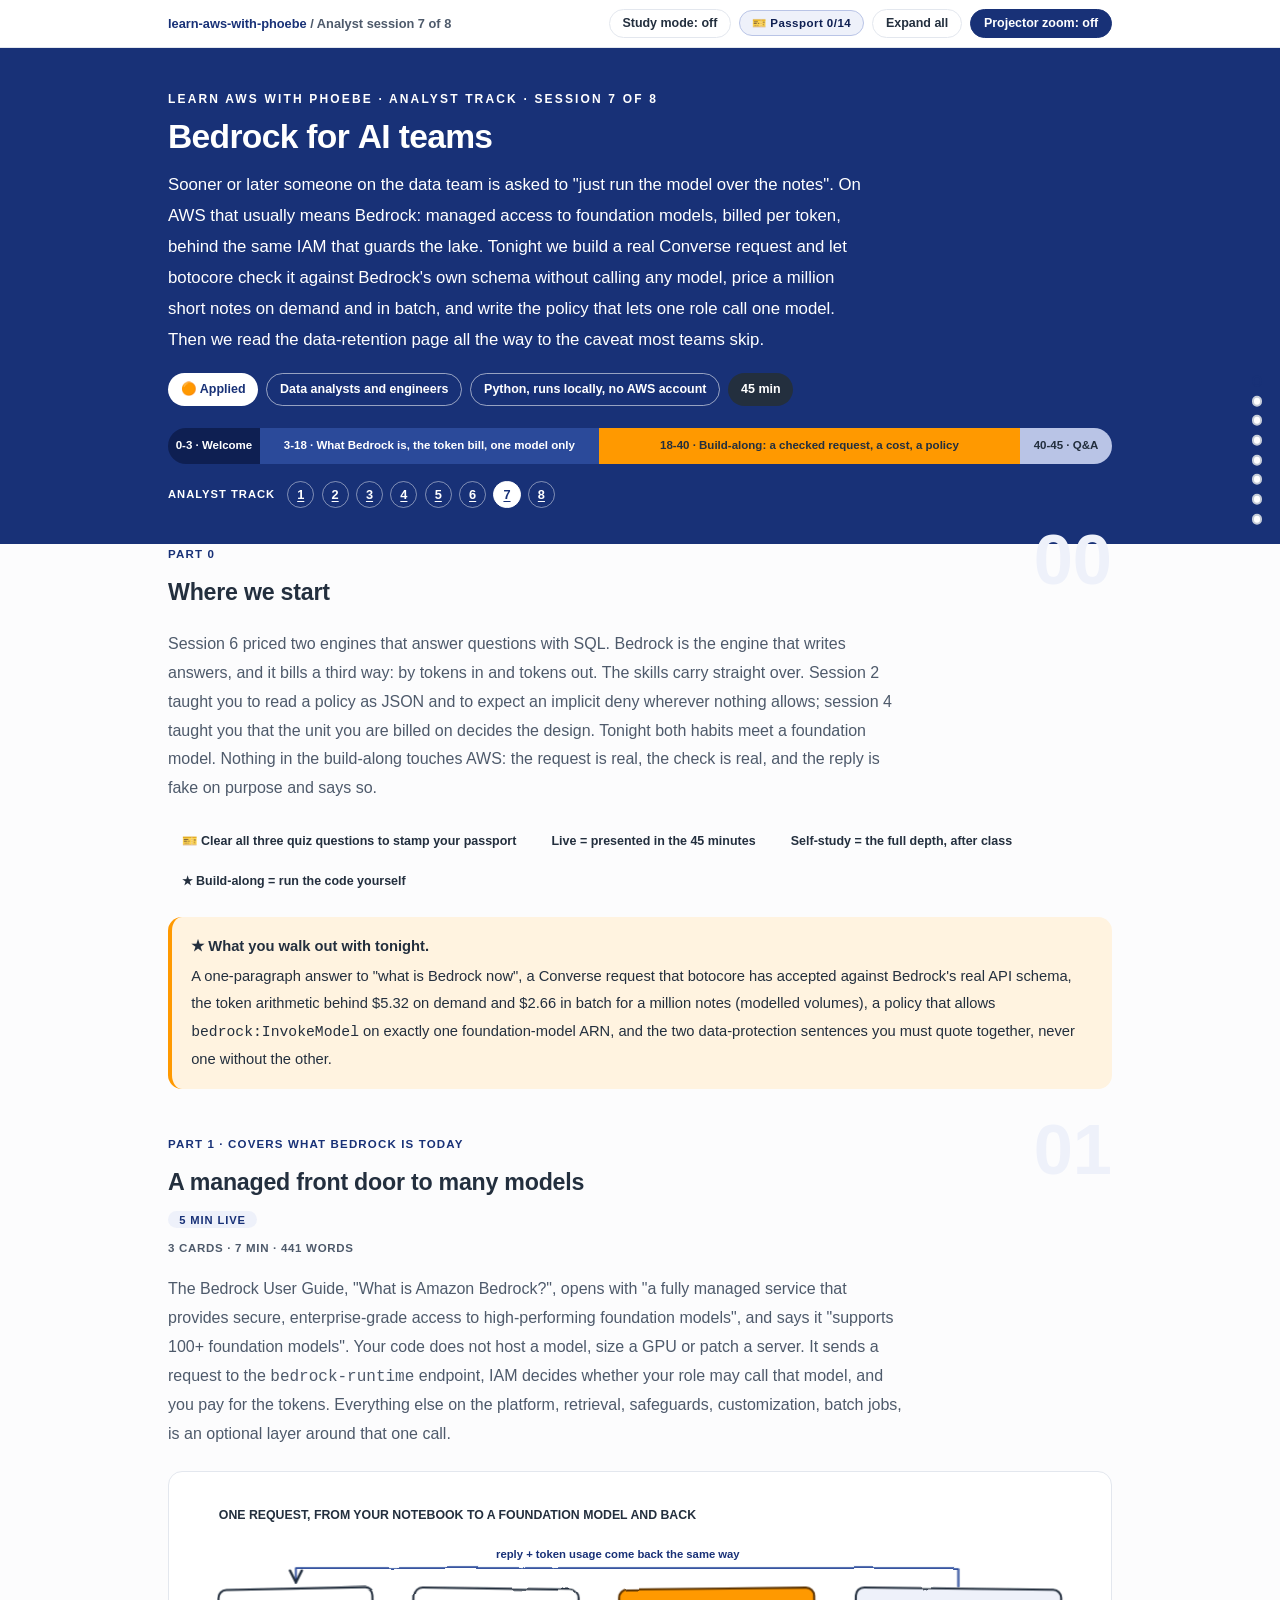
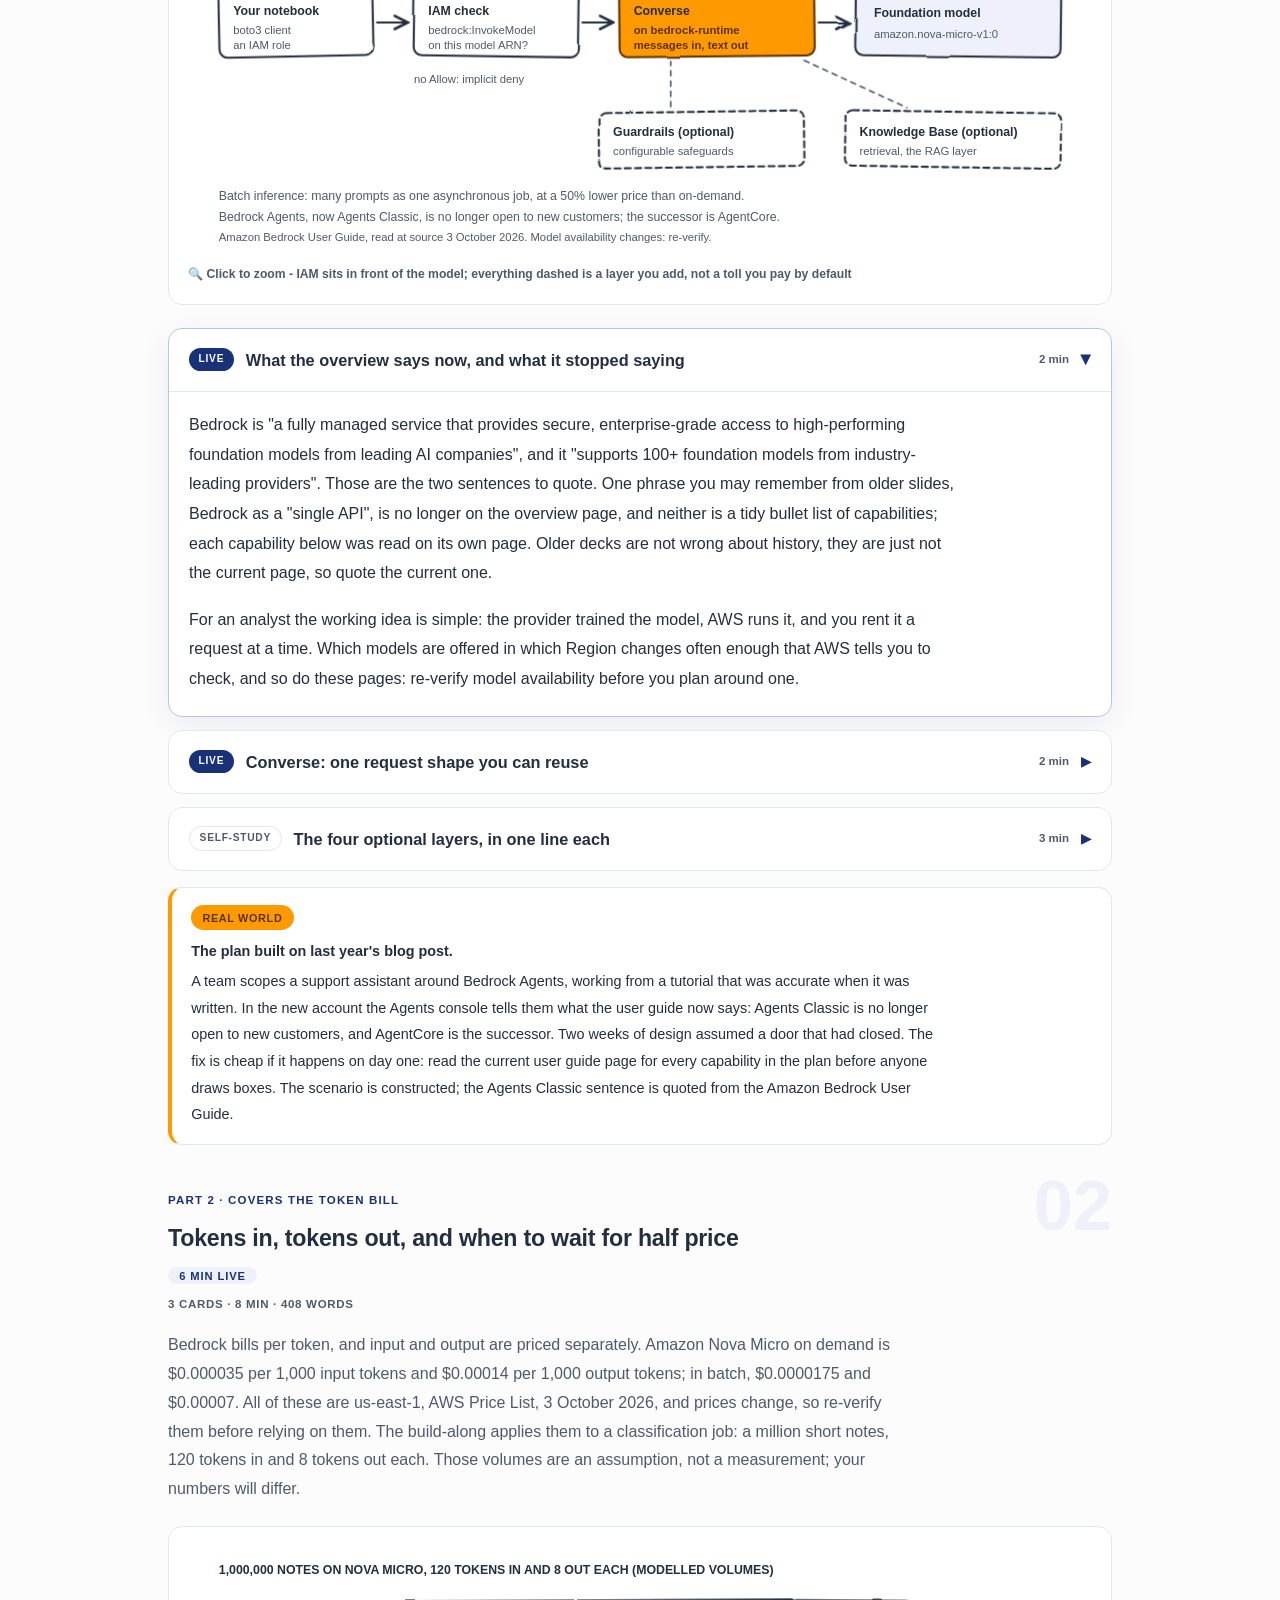
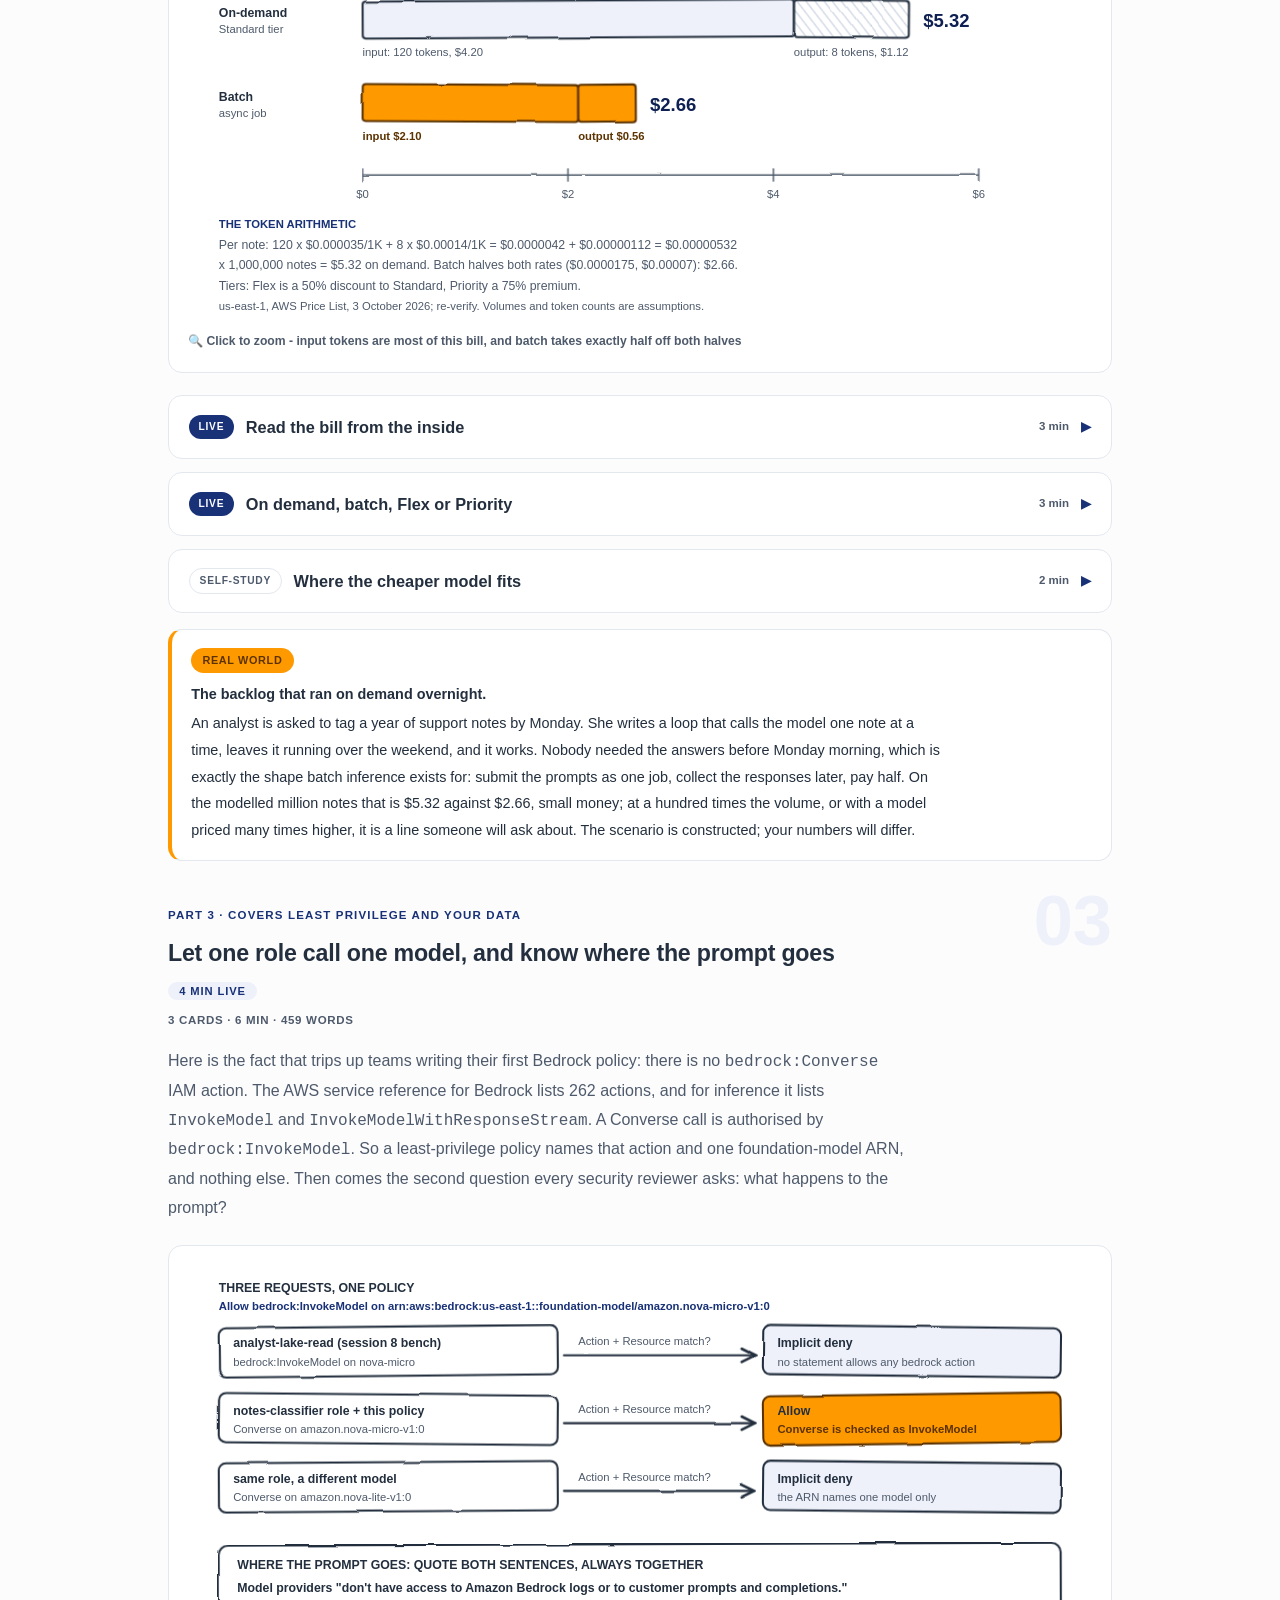
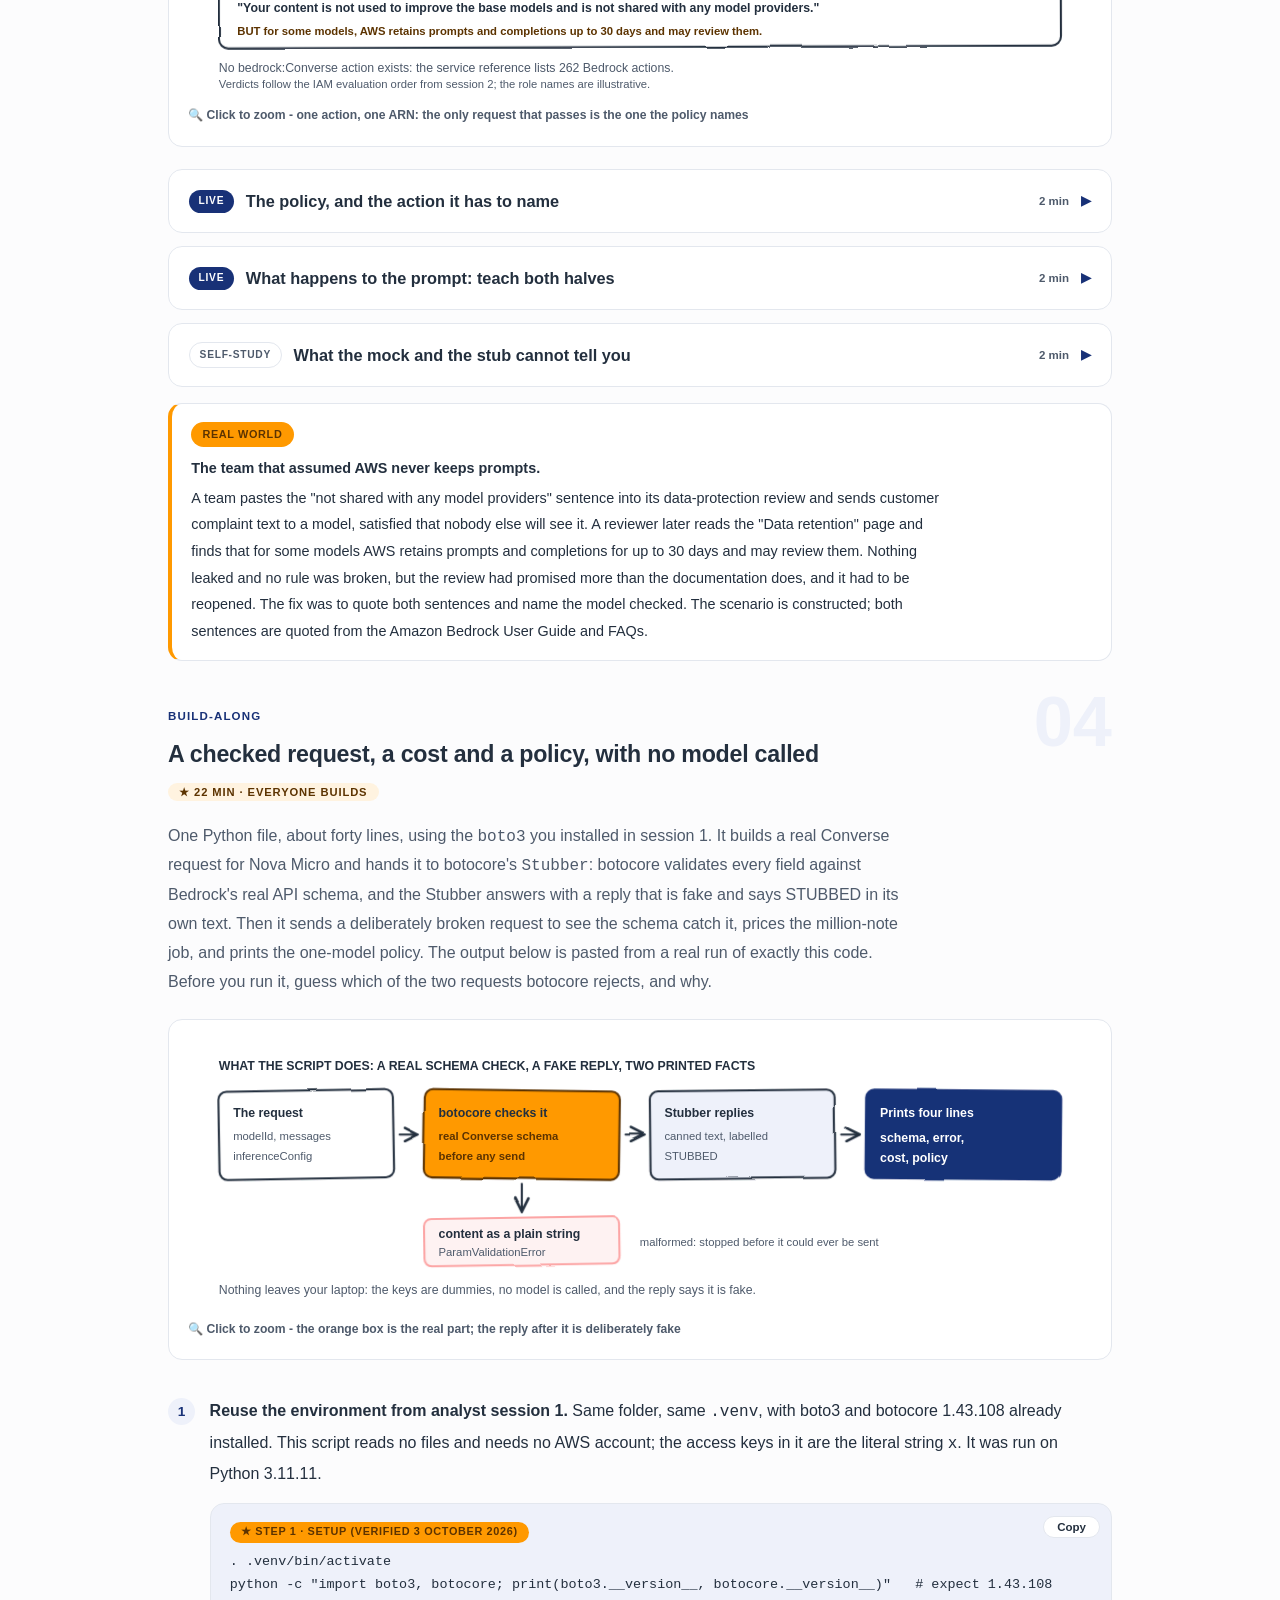
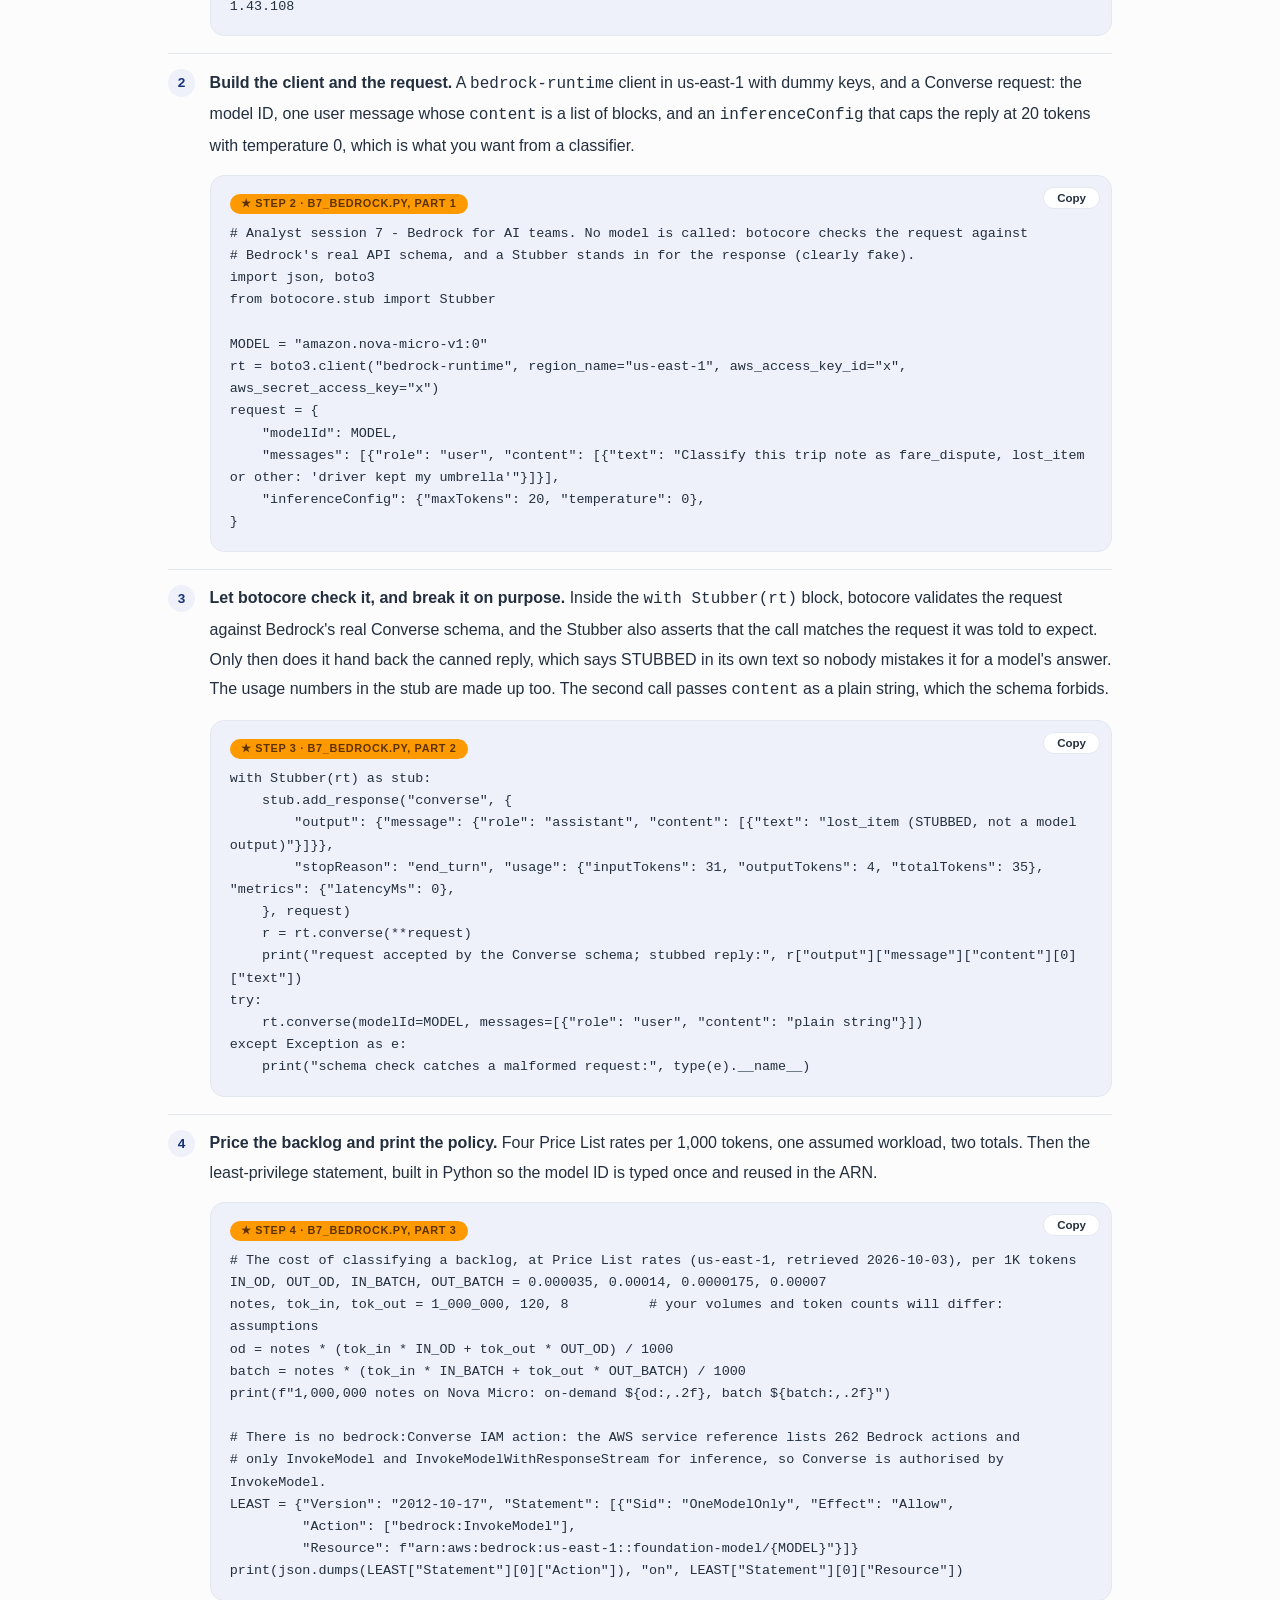
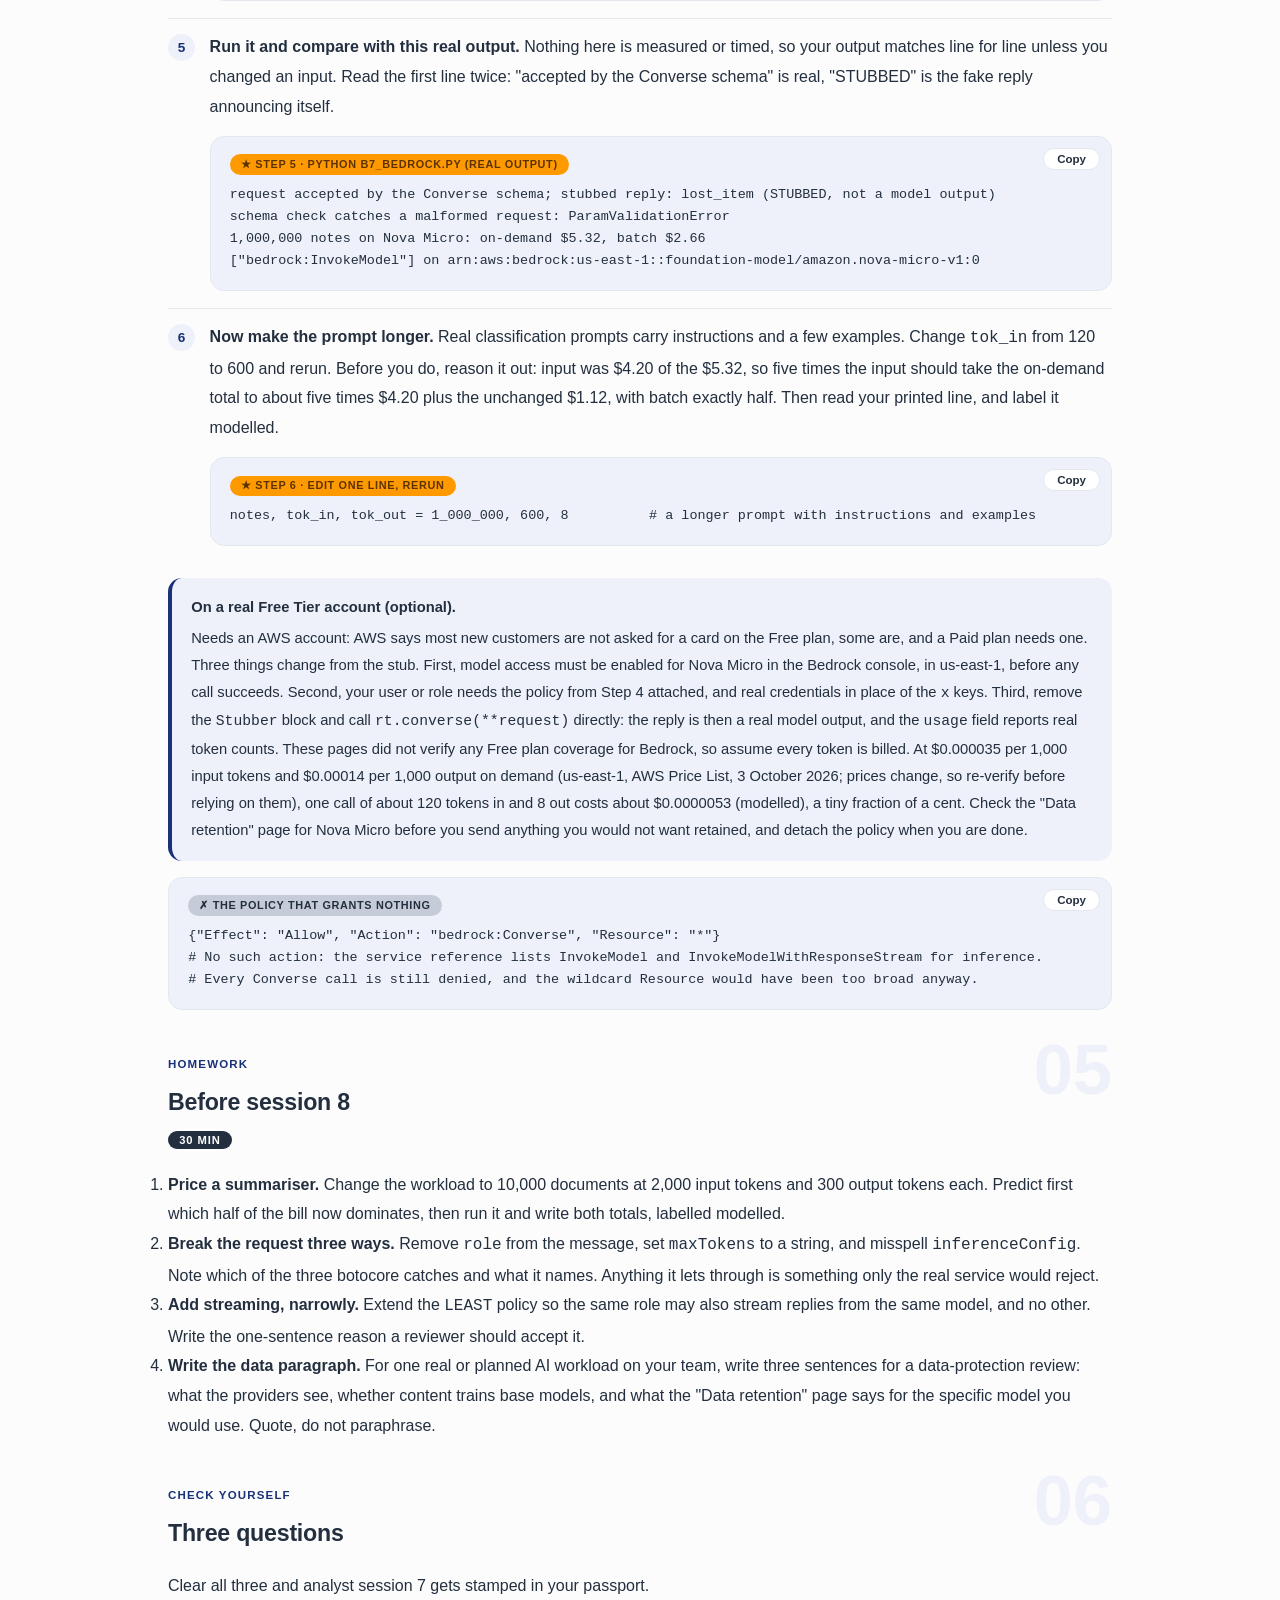
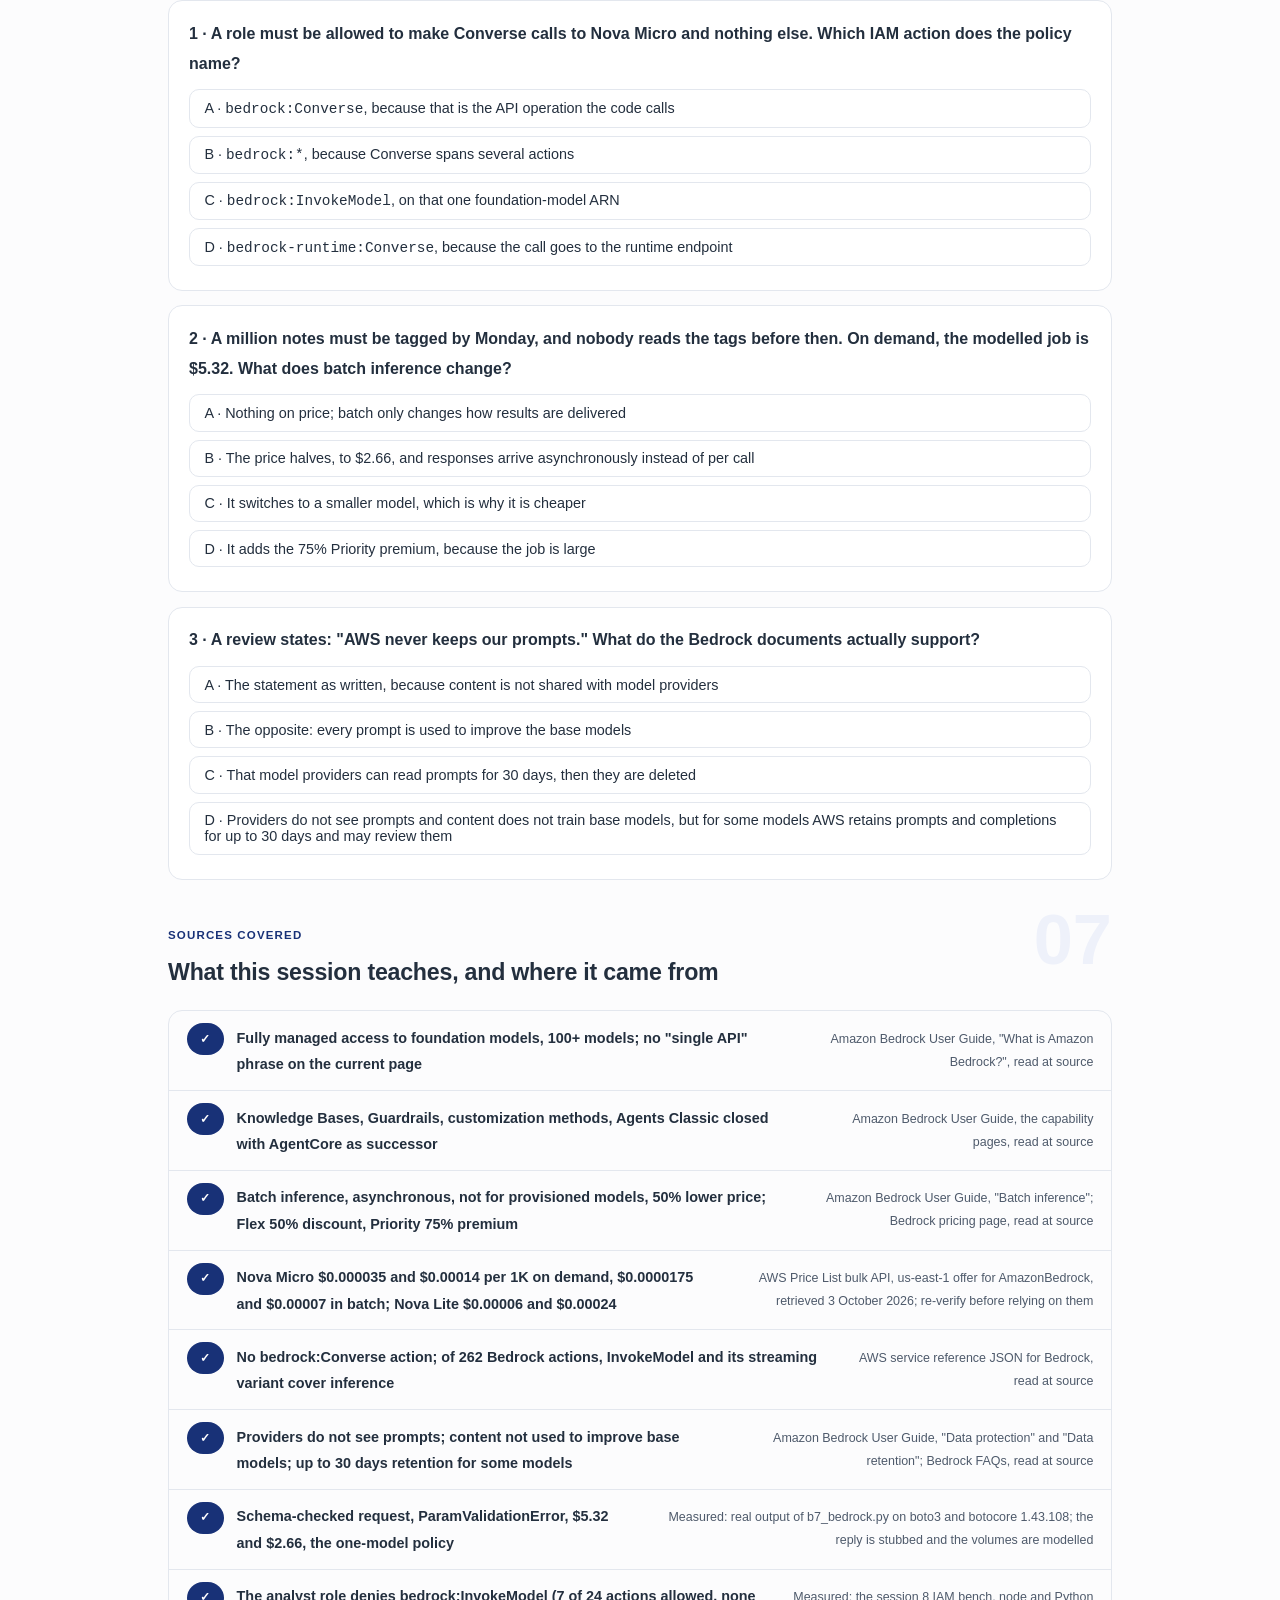
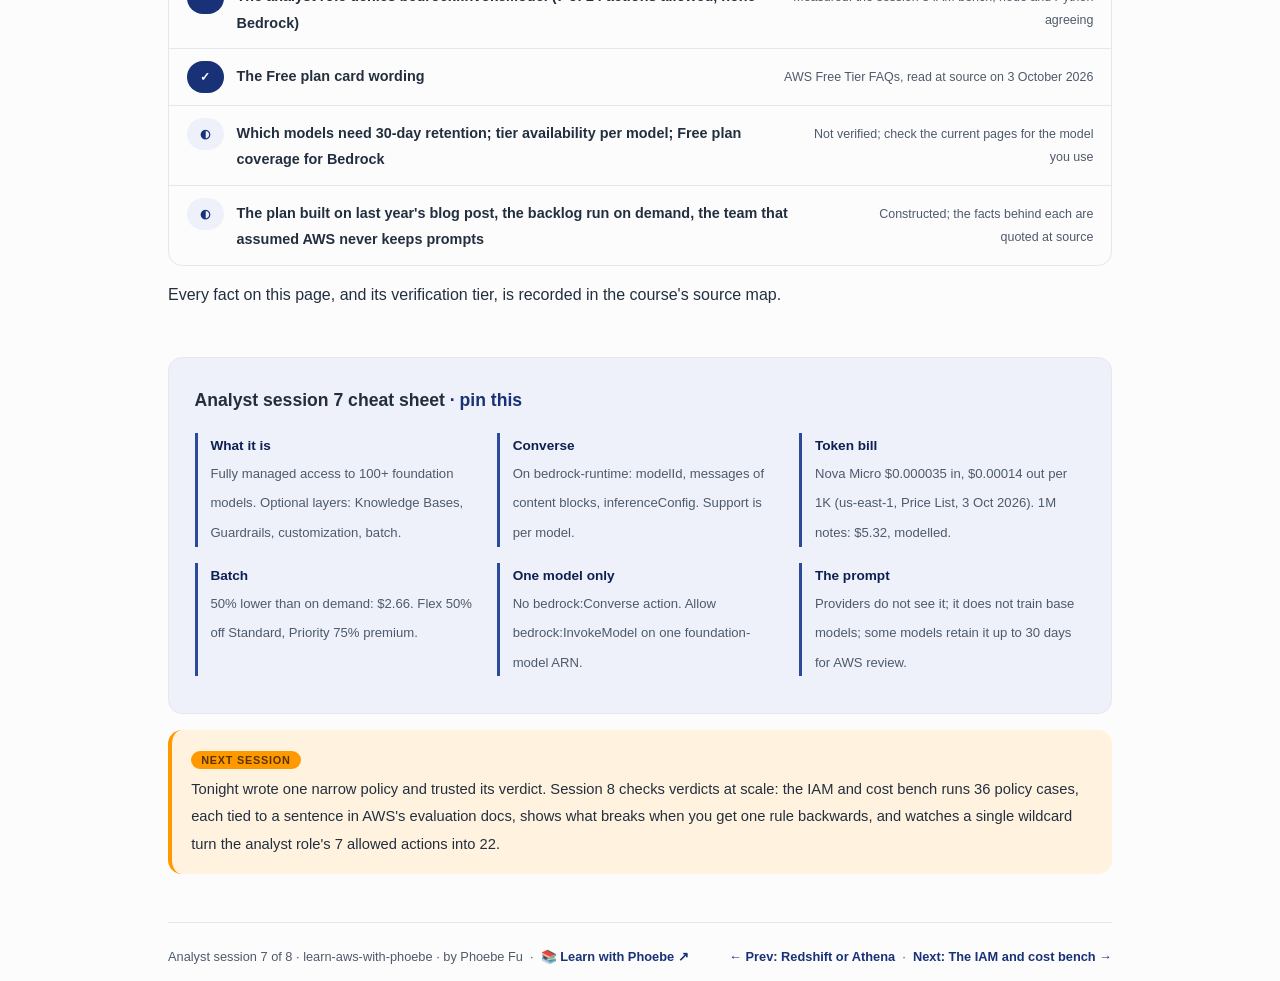
<file: courses/b7-bedrock-for-ai-teams.html>
<!DOCTYPE html>
<html lang="en">
<head>
<meta charset="UTF-8">
<meta name="viewport" content="width=device-width, initial-scale=1.0">
<!-- social:start -->
<meta name="description" content="Analyst session 7 of 8. Bedrock as an analyst meets it: one Converse request checked against botocore's real schema without calling a model, a million short notes on Nova Micro at $5.32 on demand against $2.66 in batch (modelled volumes), and the least-privilege policy for one model.">
<meta property="og:type" content="article">
<meta property="og:site_name" content="Learn with Phoebe">
<meta property="og:title" content="Bedrock for AI teams - learn aws with phoebe">
<meta property="og:description" content="Analyst session 7 of 8. There is no bedrock:Converse IAM action, batch halves the token bill, and some models keep prompts for up to 30 days. A schema-checked request, a token cost model and a one-model policy, all run locally.">
<meta property="og:url" content="https://phoebefu6.github.io/learn-aws-with-phoebe/courses/b7-bedrock-for-ai-teams.html">
<meta property="og:image" content="https://phoebefu6.github.io/learn-aws-with-phoebe/assets/og-cover.png">
<meta property="og:image:width" content="1200">
<meta property="og:image:height" content="630">
<meta name="twitter:card" content="summary_large_image">
<meta name="twitter:title" content="Bedrock for AI teams - learn aws with phoebe">
<meta name="twitter:description" content="Analyst session 7 of 8. What Bedrock is today, what a token bill looks like on demand and in batch, and how to let one role call one model and nothing else.">
<meta name="twitter:image" content="https://phoebefu6.github.io/learn-aws-with-phoebe/assets/og-cover.png">
<!-- social:end -->
<title>Analyst session 7 · Bedrock for AI teams - learn aws with phoebe</title>
<link rel="stylesheet" href="../assets/style.css?v=21">
</head>
<body>

<div class="toolbar">
  <div class="wrap">
    <span class="crumb"><a href="../index.html">learn-aws-with-phoebe</a> / Analyst session 7 of 8</span>
    <button class="btn" id="toggle-all" type="button">Expand all</button>
    <button class="btn primary" id="zoom-toggle" type="button">Projector zoom: off</button>
  </div>
</div>

<header class="masthead">
  <div class="wrap">
    <div class="eyebrow">Learn AWS with Phoebe · Analyst track · Session 7 of 8</div>
    <h1>Bedrock for <span class="accent">AI teams</span></h1>
    <p class="sub">Sooner or later someone on the data team is asked to "just run the model over the notes". On AWS that usually means Bedrock: managed access to foundation models, billed per token, behind the same IAM that guards the lake. Tonight we build a real Converse request and let botocore check it against Bedrock's own schema without calling any model, price a million short notes on demand and in batch, and write the policy that lets one role call one model. Then we read the data-retention page all the way to the caveat most teams skip.</p>
    <div class="chip-row">
      <span class="chip level">🟠 Applied</span>
      <span class="chip audience">Data analysts and engineers</span>
      <span class="chip audience">Python, runs locally, no AWS account</span>
      <span class="chip time">45 min</span>
    </div>
    <div class="agenda">
      <span class="a1" style="flex:1">0-3 · Welcome</span>
      <span class="a2" style="flex:4">3-18 · What Bedrock is, the token bill, one model only</span>
      <span class="a3" style="flex:5">18-40 · Build-along: a checked request, a cost, a policy</span>
      <span class="a4" style="flex:1">40-45 · Q&amp;A</span>
    </div>
  </div>
</header>

<main class="wrap">

  <section class="section" id="intro">
    <div class="section-kicker">
      <span class="klabel">Part 0</span>
      <h2>Where we start</h2>
    </div>
    <p class="lede">Session 6 priced two engines that answer questions with SQL. Bedrock is the engine that writes answers, and it bills a third way: by tokens in and tokens out. The skills carry straight over. Session 2 taught you to read a policy as JSON and to expect an implicit deny wherever nothing allows; session 4 taught you that the unit you are billed on decides the design. Tonight both habits meet a foundation model. Nothing in the build-along touches AWS: the request is real, the check is real, and the reply is fake on purpose and says so.</p>

    <div class="legend">
      <span class="pill">🎫 Clear all three quiz questions to stamp your passport</span>
      <span class="pill">Live = presented in the 45 minutes</span>
      <span class="pill">Self-study = the full depth, after class</span>
      <span class="pill">★ Build-along = run the code yourself</span>
    </div>

    <div class="callout win">
      <p><strong>★ What you walk out with tonight.</strong> A one-paragraph answer to "what is Bedrock now", a Converse request that botocore has accepted against Bedrock's real API schema, the token arithmetic behind $5.32 on demand and $2.66 in batch for a million notes (modelled volumes), a policy that allows <code>bedrock:InvokeModel</code> on exactly one foundation-model ARN, and the two data-protection sentences you must quote together, never one without the other.</p>
    </div>
  </section>

  <section class="section" id="part-1">
    <div class="section-kicker">
      <span class="klabel">Part 1 · covers what Bedrock is today</span>
      <h2>A managed front door to many models</h2>
      <span class="tag concept">5 min live</span>
    </div>
    <p class="lede">The Bedrock User Guide, "What is Amazon Bedrock?", opens with "a fully managed service that provides secure, enterprise-grade access to high-performing foundation models", and says it "supports 100+ foundation models". Your code does not host a model, size a GPU or patch a server. It sends a request to the <code>bedrock-runtime</code> endpoint, IAM decides whether your role may call that model, and you pay for the tokens. Everything else on the platform, retrieval, safeguards, customization, batch jobs, is an optional layer around that one call.</p>

    <figure class="zoomable">
      <svg viewBox="0 0 880 352" xmlns="http://www.w3.org/2000/svg" role="img" aria-label="The path of one Bedrock request. A notebook using a boto3 client with an analyst's role sends a request to an IAM check, which asks whether bedrock:InvokeModel is allowed on this model's ARN; with no Allow the result is an implicit deny. If allowed, the request reaches the highlighted Converse operation on the bedrock-runtime endpoint, messages in and text out, which passes it to a foundation model such as amazon.nova-micro-v1:0. The reply and its token usage return to the notebook. Two optional boxes hang below the Converse call: Guardrails, configurable safeguards, and a Knowledge Base for retrieval-augmented generation. Notes: batch inference sends many prompts as an asynchronous job at a 50 percent lower price; Bedrock Agents, now Agents Classic, is no longer open to new customers and its successor is AgentCore.">
        <defs>
          <filter id="b7aSk" x="-3%" y="-3%" width="106%" height="106%"><feTurbulence type="fractalNoise" baseFrequency="0.02" numOctaves="2" seed="79" result="n"/><feDisplacementMap in="SourceGraphic" in2="n" scale="2.4" xChannelSelector="R" yChannelSelector="G"/></filter>
          <pattern id="b7aHc" patternUnits="userSpaceOnUse" width="7" height="7" patternTransform="rotate(-38)"><line x1="0" y1="0" x2="0" y2="7" stroke="#183177" stroke-width="1" opacity=".5"/></pattern>
          <marker id="b7aAr" viewBox="0 0 10 10" refX="9" refY="5" markerWidth="8" markerHeight="8" orient="auto"><path d="M1 1 L9 5 L1 9" fill="none" stroke="#232F3E" stroke-width="1.6" stroke-linecap="round"/></marker>
        </defs>
        <style>
          .b7aH { font: 800 12px Inter, -apple-system, "Segoe UI", Helvetica, Arial, sans-serif; fill: #232F3E; }
          .b7aL { font: 600 12px Inter, -apple-system, "Segoe UI", Helvetica, Arial, sans-serif; fill: #232F3E; }
          .b7aS { font: 400 11px Inter, -apple-system, "Segoe UI", Helvetica, Arial, sans-serif; fill: #4E5A6B; }
          .b7aB { font: 800 11px Inter, -apple-system, "Segoe UI", Helvetica, Arial, sans-serif; fill: #5C3300; }
          .b7aA { font: 700 11px Inter, -apple-system, "Segoe UI", Helvetica, Arial, sans-serif; fill: #183177; }
          .b7aN { font: 400 12px Inter, -apple-system, "Segoe UI", Helvetica, Arial, sans-serif; fill: #4E5A6B; }
        </style>

        <text class="b7aH" x="30" y="26">ONE REQUEST, FROM YOUR NOTEBOOK TO A FOUNDATION MODEL AND BACK</text>

        <g filter="url(#b7aSk)" fill="none" stroke="#232F3E" stroke-width="2" stroke-linecap="round" stroke-linejoin="round">
          <path d="M750 92 L750 74 L105 74 L105 88" marker-end="url(#b7aAr)" stroke="#2B4A9A" stroke-width="1.8"/>
          <rect x="30" y="94" width="150" height="66" rx="8" transform="rotate(-1.2 105 127)" fill="#FFFFFF"/>
          <rect x="220" y="94" width="160" height="66" rx="8" transform="rotate(0.8 300 127)" fill="#FFFFFF"/>
          <rect x="420" y="94" width="190" height="66" rx="8" transform="rotate(-0.6 515 127)" fill="#FF9900" stroke="#5C3300"/>
          <rect x="650" y="94" width="200" height="66" rx="8" transform="rotate(0.7 750 127)" fill="#EEF1FA"/>
          <path d="M184 127 L214 127" marker-end="url(#b7aAr)"/>
          <path d="M384 127 L414 127" marker-end="url(#b7aAr)"/>
          <path d="M614 127 L644 127" marker-end="url(#b7aAr)"/>
          <path d="M470 164 L470 210" stroke-dasharray="5 5" stroke="#4E5A6B" stroke-width="1.6"/>
          <path d="M600 164 L700 210" stroke-dasharray="5 5" stroke="#4E5A6B" stroke-width="1.6"/>
          <rect x="400" y="214" width="200" height="54" rx="7" transform="rotate(-0.8 500 241)" fill="#FFFFFF" stroke-dasharray="6 4"/>
          <rect x="640" y="214" width="210" height="54" rx="7" transform="rotate(0.9 745 241)" fill="#FFFFFF" stroke-dasharray="6 4"/>
        </g>

        <text class="b7aA" x="300" y="64">reply + token usage come back the same way</text>

        <text class="b7aL" x="44" y="120">Your notebook</text>
        <text class="b7aS" x="44" y="138">boto3 client</text>
        <text class="b7aS" x="44" y="153">an IAM role</text>

        <text class="b7aL" x="234" y="120">IAM check</text>
        <text class="b7aS" x="234" y="138">bedrock:InvokeModel</text>
        <text class="b7aS" x="234" y="153">on this model ARN?</text>
        <text class="b7aS" x="220" y="186">no Allow: implicit deny</text>

        <text class="b7aL" x="434" y="120">Converse</text>
        <text class="b7aB" x="434" y="138">on bedrock-runtime</text>
        <text class="b7aB" x="434" y="153">messages in, text out</text>

        <text class="b7aL" x="668" y="122">Foundation model</text>
        <text class="b7aS" x="668" y="142">amazon.nova-micro-v1:0</text>

        <text class="b7aL" x="414" y="238">Guardrails (optional)</text>
        <text class="b7aS" x="414" y="256">configurable safeguards</text>
        <text class="b7aL" x="654" y="238">Knowledge Base (optional)</text>
        <text class="b7aS" x="654" y="256">retrieval, the RAG layer</text>

        <text class="b7aN" x="30" y="300">Batch inference: many prompts as one asynchronous job, at a 50% lower price than on-demand.</text>
        <text class="b7aN" x="30" y="320">Bedrock Agents, now Agents Classic, is no longer open to new customers; the successor is AgentCore.</text>
        <text class="b7aS" x="30" y="340">Amazon Bedrock User Guide, read at source 3 October 2026. Model availability changes: re-verify.</text>
      </svg>
      <figcaption>🔍 Click to zoom - IAM sits in front of the model; everything dashed is a layer you add, not a toll you pay by default</figcaption>
    </figure>

    <details class="card" open>
      <summary><span class="mode live">Live</span>What the overview says now, and what it stopped saying<span class="mini">2 min</span><span class="caret">▶</span></summary>
      <div class="body">
        <p>Bedrock is "a fully managed service that provides secure, enterprise-grade access to high-performing foundation models from leading AI companies", and it "supports 100+ foundation models from industry-leading providers". Those are the two sentences to quote. One phrase you may remember from older slides, Bedrock as a "single API", is no longer on the overview page, and neither is a tidy bullet list of capabilities; each capability below was read on its own page. Older decks are not wrong about history, they are just not the current page, so quote the current one.</p>
        <p>For an analyst the working idea is simple: the provider trained the model, AWS runs it, and you rent it a request at a time. Which models are offered in which Region changes often enough that AWS tells you to check, and so do these pages: re-verify model availability before you plan around one.</p>
      </div>
    </details>

    <details class="card">
      <summary><span class="mode live">Live</span>Converse: one request shape you can reuse<span class="mini">2 min</span><span class="caret">▶</span></summary>
      <div class="body">
        <p>The build-along calls the <code>converse</code> operation on a <code>bedrock-runtime</code> client. Its request is a model ID, a list of <code>messages</code>, each with a <code>role</code> and a list of <code>content</code> blocks, and an optional <code>inferenceConfig</code> such as <code>maxTokens</code> and <code>temperature</code>. The point of Converse is that this messages shape stays the same across the models that support it, so switching from one model to another is mostly a change of <code>modelId</code>, not a rewrite of your request code. Support is per model, and so are some features: check the model you choose before you rely on it.</p>
        <p>Keep one distinction from session 2 in mind. Converse is an API operation. It is not, as Part 3 shows, the name of an IAM action.</p>
      </div>
    </details>

    <details class="card">
      <summary><span class="mode self">Self-study</span>The four optional layers, in one line each<span class="mini">3 min</span><span class="caret">▶</span></summary>
      <div class="body">
        <ul>
          <li><strong>Knowledge Bases.</strong> Bedrock's RAG layer. The guide: "RAG is a technique that uses information from data sources to improve the relevancy and accuracy of generated responses."</li>
          <li><strong>Guardrails.</strong> "Amazon Bedrock Guardrails provides configurable safeguards to help you build safe generative AI applications."</li>
          <li><strong>Model customization.</strong> "the process of providing training data to a model to improve its performance for specific use-cases", by supervised fine-tuning, reinforcement fine-tuning or distillation.</li>
          <li><strong>Batch inference.</strong> "With batch inference, you can submit multiple prompts and generate responses asynchronously." One limit worth knowing early: "Batch inference isn't supported for provisioned models."</li>
        </ul>
        <p>And one that is closing: "Amazon Bedrock Agents (now Amazon Bedrock Agents Classic) is no longer open to new customers." The named successor is Amazon Bedrock AgentCore. If a design document written before that change says "we will use Bedrock Agents", it needs a second look. How to serve and scale models on your own GPUs is a different subject, taught in <a href="https://phoebefu6.github.io/learn-ai-infra-with-phoebe/">learn-ai-infra</a>; tracking, versioning and promoting models belongs to <a href="https://phoebefu6.github.io/learn-dataops-with-phoebe/">learn-dataops</a>; Claude on Bedrock specifically is covered in <a href="https://phoebefu6.github.io/learn-claude-with-phoebe/courses/68-bedrock-vertex.html">learn-claude session 68</a>.</p>
      </div>
    </details>

    <div class="callout example">
      <span class="ex-pill">Real world</span>
      <p><strong>The plan built on last year's blog post.</strong> A team scopes a support assistant around Bedrock Agents, working from a tutorial that was accurate when it was written. In the new account the Agents console tells them what the user guide now says: Agents Classic is no longer open to new customers, and AgentCore is the successor. Two weeks of design assumed a door that had closed. The fix is cheap if it happens on day one: read the current user guide page for every capability in the plan before anyone draws boxes. The scenario is constructed; the Agents Classic sentence is quoted from the Amazon Bedrock User Guide.</p>
    </div>
  </section>

  <section class="section" id="part-2">
    <div class="section-kicker">
      <span class="klabel">Part 2 · covers the token bill</span>
      <h2>Tokens in, tokens out, and when to wait for half price</h2>
      <span class="tag concept">6 min live</span>
    </div>
    <p class="lede">Bedrock bills per token, and input and output are priced separately. Amazon Nova Micro on demand is $0.000035 per 1,000 input tokens and $0.00014 per 1,000 output tokens; in batch, $0.0000175 and $0.00007. All of these are us-east-1, AWS Price List, 3 October 2026, and prices change, so re-verify them before relying on them. The build-along applies them to a classification job: a million short notes, 120 tokens in and 8 tokens out each. Those volumes are an assumption, not a measurement; your numbers will differ.</p>

    <figure class="zoomable">
      <svg viewBox="0 0 880 364" xmlns="http://www.w3.org/2000/svg" role="img" aria-label="Two horizontal bars, modelled cost of classifying 1,000,000 notes on Nova Micro with 120 input and 8 output tokens each. The on-demand bar totals 5.32 dollars: 4.20 dollars of input and 1.12 dollars of output. The highlighted batch bar totals 2.66 dollars: 2.10 dollars of input and 0.56 dollars of output, exactly half. A scale runs from 0 to 6 dollars. Below, the arithmetic: per note, 120 input tokens at 0.000035 dollars per thousand plus 8 output tokens at 0.00014 dollars per thousand is 0.00000532 dollars; times a million is 5.32 dollars; batch halves both rates. Flex tier is a 50 percent discount to Standard and Priority a 75 percent premium. Prices us-east-1, AWS Price List, 3 October 2026.">
        <defs>
          <filter id="b7bSk" x="-3%" y="-3%" width="106%" height="106%"><feTurbulence type="fractalNoise" baseFrequency="0.02" numOctaves="2" seed="83" result="n"/><feDisplacementMap in="SourceGraphic" in2="n" scale="2.4" xChannelSelector="R" yChannelSelector="G"/></filter>
          <pattern id="b7bHc" patternUnits="userSpaceOnUse" width="7" height="7" patternTransform="rotate(-38)"><line x1="0" y1="0" x2="0" y2="7" stroke="#183177" stroke-width="1" opacity=".5"/></pattern>
          <marker id="b7bAr" viewBox="0 0 10 10" refX="9" refY="5" markerWidth="8" markerHeight="8" orient="auto"><path d="M1 1 L9 5 L1 9" fill="none" stroke="#232F3E" stroke-width="1.6" stroke-linecap="round"/></marker>
        </defs>
        <style>
          .b7bH { font: 800 12px Inter, -apple-system, "Segoe UI", Helvetica, Arial, sans-serif; fill: #232F3E; }
          .b7bL { font: 600 12px Inter, -apple-system, "Segoe UI", Helvetica, Arial, sans-serif; fill: #232F3E; }
          .b7bS { font: 400 11px Inter, -apple-system, "Segoe UI", Helvetica, Arial, sans-serif; fill: #4E5A6B; }
          .b7bB { font: 800 11px Inter, -apple-system, "Segoe UI", Helvetica, Arial, sans-serif; fill: #5C3300; }
          .b7bV { font: 800 18px Inter, -apple-system, "Segoe UI", Helvetica, Arial, sans-serif; fill: #0E1F52; }
          .b7bA { font: 700 11px Inter, -apple-system, "Segoe UI", Helvetica, Arial, sans-serif; fill: #183177; }
          .b7bN { font: 400 12px Inter, -apple-system, "Segoe UI", Helvetica, Arial, sans-serif; fill: #4E5A6B; }
        </style>

        <text class="b7bH" x="30" y="26">1,000,000 NOTES ON NOVA MICRO, 120 TOKENS IN AND 8 OUT EACH (MODELLED VOLUMES)</text>

        <g filter="url(#b7bSk)" fill="none" stroke="#232F3E" stroke-width="2" stroke-linecap="round" stroke-linejoin="round">
          <rect x="170" y="52" width="420" height="36" rx="3" transform="rotate(-0.3 380 70)" fill="#EEF1FA"/>
          <rect x="590" y="52" width="112" height="36" rx="3" transform="rotate(0.4 646 70)" fill="url(#b7bHc)"/>
          <rect x="170" y="134" width="210" height="36" rx="3" transform="rotate(0.3 275 152)" fill="#FF9900" stroke="#5C3300"/>
          <rect x="380" y="134" width="56" height="36" rx="3" transform="rotate(-0.4 408 152)" fill="#FF9900" stroke="#5C3300"/>
          <path d="M170 222 L770 222 M170 216 L170 228 M370 216 L370 228 M570 216 L570 228 M770 216 L770 228" stroke="#4E5A6B" stroke-width="1.4"/>
        </g>

        <text class="b7bL" x="30" y="68">On-demand</text>
        <text class="b7bS" x="30" y="84">Standard tier</text>
        <text class="b7bV" x="716" y="78">$5.32</text>
        <text class="b7bS" x="170" y="106">input: 120 tokens, $4.20</text>
        <text class="b7bS" x="590" y="106">output: 8 tokens, $1.12</text>

        <text class="b7bL" x="30" y="150">Batch</text>
        <text class="b7bS" x="30" y="166">async job</text>
        <text class="b7bV" x="450" y="160">$2.66</text>
        <text class="b7bB" x="170" y="188">input $2.10</text>
        <text class="b7bB" x="380" y="188">output $0.56</text>

        <text class="b7bS" x="170" y="244" text-anchor="middle">$0</text>
        <text class="b7bS" x="370" y="244" text-anchor="middle">$2</text>
        <text class="b7bS" x="570" y="244" text-anchor="middle">$4</text>
        <text class="b7bS" x="770" y="244" text-anchor="middle">$6</text>

        <text class="b7bA" x="30" y="274">THE TOKEN ARITHMETIC</text>
        <text class="b7bN" x="30" y="294">Per note: 120 x $0.000035/1K + 8 x $0.00014/1K = $0.0000042 + $0.00000112 = $0.00000532</text>
        <text class="b7bN" x="30" y="314">x 1,000,000 notes = $5.32 on demand. Batch halves both rates ($0.0000175, $0.00007): $2.66.</text>
        <text class="b7bN" x="30" y="334">Tiers: Flex is a 50% discount to Standard, Priority a 75% premium.</text>
        <text class="b7bS" x="30" y="354">us-east-1, AWS Price List, 3 October 2026; re-verify. Volumes and token counts are assumptions.</text>
      </svg>
      <figcaption>🔍 Click to zoom - input tokens are most of this bill, and batch takes exactly half off both halves</figcaption>
    </figure>

    <details class="card">
      <summary><span class="mode live">Live</span>Read the bill from the inside<span class="mini">3 min</span><span class="caret">▶</span></summary>
      <div class="body">
        <p>Per note, 120 input tokens at $0.000035 per 1,000 is $0.0000042, and 8 output tokens at $0.00014 per 1,000 is $0.00000112. Add them and multiply by a million: $5.32 on demand. Two things jump out.</p>
        <ul>
          <li><strong>Input dominates here.</strong> Output tokens cost four times as much each, but a classifier writes almost nothing back, so $4.20 of the $5.32 is input. Trim the prompt and the bill moves; trim the answer and it barely does. A summariser, which writes long answers, would flip that balance.</li>
          <li><strong>Batch is exactly half.</strong> The pricing page: batch inference is offered "at a 50% lower price compared to on-demand inference pricing". The batch rates in the Price List are half the on-demand ones, so the same job is $2.66.</li>
        </ul>
        <p>All modelled: real prices (us-east-1, AWS Price List, 3 October 2026; re-verify), assumed volumes and token counts. A real tokenizer will count your notes differently, so measure a sample before you quote a total.</p>
      </div>
    </details>

    <details class="card">
      <summary><span class="mode live">Live</span>On demand, batch, Flex or Priority<span class="mini">3 min</span><span class="caret">▶</span></summary>
      <div class="body">
        <p>The pricing page lists "a variety of tiers including Standard, Flex, Priority, and Reserved tiers". Its footnotes give the two you will be asked about: "Flex tier pricing is at 50% discount to Standard tier pricing" and "Priority tier pricing is at 75% premium to Standard tier pricing". Batch is a separate route, a job you submit and collect later, at 50% below on demand.</p>
        <p>The decision is about waiting, not about the model. A backlog of a million notes that nobody reads until Monday does not need an answer in a second, so batch halves it for free. A chatbot answering a customer cannot wait for a job to finish. Which tiers a given model offers, and their exact rates for it, were not verified on these pages: check the pricing page for your model before you plan on Flex or Priority.</p>
      </div>
    </details>

    <details class="card">
      <summary><span class="mode self">Self-study</span>Where the cheaper model fits<span class="mini">2 min</span><span class="caret">▶</span></summary>
      <div class="body">
        <p>The Price List also carries Nova Lite at $0.00006 per 1,000 input tokens and $0.00024 per 1,000 output, both on demand (us-east-1, AWS Price List, 3 October 2026; re-verify). That is a little under twice Nova Micro's rates. Whether the extra quality is worth it for your notes is not a price question: it is an evaluation you run on a labelled sample, and these pages did not run one. The useful habit is to price both before the evaluation, so the team knows what a better answer has to be worth. How to track those evaluation runs and promote a model choice is the territory of <a href="https://phoebefu6.github.io/learn-dataops-with-phoebe/">learn-dataops</a>.</p>
      </div>
    </details>

    <div class="callout example">
      <span class="ex-pill">Real world</span>
      <p><strong>The backlog that ran on demand overnight.</strong> An analyst is asked to tag a year of support notes by Monday. She writes a loop that calls the model one note at a time, leaves it running over the weekend, and it works. Nobody needed the answers before Monday morning, which is exactly the shape batch inference exists for: submit the prompts as one job, collect the responses later, pay half. On the modelled million notes that is $5.32 against $2.66, small money; at a hundred times the volume, or with a model priced many times higher, it is a line someone will ask about. The scenario is constructed; your numbers will differ.</p>
    </div>
  </section>

  <section class="section" id="part-3">
    <div class="section-kicker">
      <span class="klabel">Part 3 · covers least privilege and your data</span>
      <h2>Let one role call one model, and know where the prompt goes</h2>
      <span class="tag concept">4 min live</span>
    </div>
    <p class="lede">Here is the fact that trips up teams writing their first Bedrock policy: there is no <code>bedrock:Converse</code> IAM action. The AWS service reference for Bedrock lists 262 actions, and for inference it lists <code>InvokeModel</code> and <code>InvokeModelWithResponseStream</code>. A Converse call is authorised by <code>bedrock:InvokeModel</code>. So a least-privilege policy names that action and one foundation-model ARN, and nothing else. Then comes the second question every security reviewer asks: what happens to the prompt?</p>

    <figure class="zoomable">
      <svg viewBox="0 0 880 418" xmlns="http://www.w3.org/2000/svg" role="img" aria-label="Three requests checked against one policy that allows bedrock:InvokeModel on the single ARN arn:aws:bedrock:us-east-1::foundation-model/amazon.nova-micro-v1:0. Request 1: the analyst-lake-read role from the session 8 bench asks for bedrock:InvokeModel on Nova Micro; no statement allows any bedrock action, so the verdict is an implicit deny. Request 2: a notes-classifier role carrying the policy makes a Converse call on Nova Micro; Converse is checked as InvokeModel, the action and resource match, and the highlighted verdict is Allow. Request 3: the same role calls Converse on amazon.nova-lite-v1:0; the ARN names one model only, so the verdict is an implicit deny. Below, a box on what happens to the prompt: model providers do not have access to Bedrock logs or customer prompts and completions; content is not used to improve the base models; but for some models prompts and completions are retained within the AWS boundary for up to 30 days and may be reviewed by AWS.">
        <defs>
          <filter id="b7cSk" x="-3%" y="-3%" width="106%" height="106%"><feTurbulence type="fractalNoise" baseFrequency="0.02" numOctaves="2" seed="89" result="n"/><feDisplacementMap in="SourceGraphic" in2="n" scale="2.4" xChannelSelector="R" yChannelSelector="G"/></filter>
          <pattern id="b7cHc" patternUnits="userSpaceOnUse" width="7" height="7" patternTransform="rotate(-38)"><line x1="0" y1="0" x2="0" y2="7" stroke="#183177" stroke-width="1" opacity=".5"/></pattern>
          <marker id="b7cAr" viewBox="0 0 10 10" refX="9" refY="5" markerWidth="8" markerHeight="8" orient="auto"><path d="M1 1 L9 5 L1 9" fill="none" stroke="#232F3E" stroke-width="1.6" stroke-linecap="round"/></marker>
        </defs>
        <style>
          .b7cH { font: 800 12px Inter, -apple-system, "Segoe UI", Helvetica, Arial, sans-serif; fill: #232F3E; }
          .b7cL { font: 600 12px Inter, -apple-system, "Segoe UI", Helvetica, Arial, sans-serif; fill: #232F3E; }
          .b7cS { font: 400 11px Inter, -apple-system, "Segoe UI", Helvetica, Arial, sans-serif; fill: #4E5A6B; }
          .b7cB { font: 800 11px Inter, -apple-system, "Segoe UI", Helvetica, Arial, sans-serif; fill: #5C3300; }
          .b7cA { font: 700 11px Inter, -apple-system, "Segoe UI", Helvetica, Arial, sans-serif; fill: #183177; }
          .b7cN { font: 400 12px Inter, -apple-system, "Segoe UI", Helvetica, Arial, sans-serif; fill: #4E5A6B; }
        </style>

        <text class="b7cH" x="30" y="26">THREE REQUESTS, ONE POLICY</text>
        <text class="b7cA" x="30" y="44">Allow bedrock:InvokeModel on arn:aws:bedrock:us-east-1::foundation-model/amazon.nova-micro-v1:0</text>

        <g filter="url(#b7cSk)" fill="none" stroke="#232F3E" stroke-width="2" stroke-linecap="round" stroke-linejoin="round">
          <rect x="30" y="60" width="330" height="48" rx="7" transform="rotate(-0.6 195 84)" fill="#FFFFFF"/>
          <rect x="30" y="126" width="330" height="48" rx="7" transform="rotate(0.5 195 150)" fill="#FFFFFF"/>
          <rect x="30" y="192" width="330" height="48" rx="7" transform="rotate(-0.4 195 216)" fill="#FFFFFF"/>
          <path d="M366 88 L552 88" marker-end="url(#b7cAr)"/>
          <path d="M366 154 L552 154" marker-end="url(#b7cAr)"/>
          <path d="M366 220 L552 220" marker-end="url(#b7cAr)"/>
          <rect x="560" y="60" width="290" height="48" rx="7" transform="rotate(0.7 705 84)" fill="#EEF1FA"/>
          <rect x="560" y="126" width="290" height="48" rx="7" transform="rotate(-0.8 705 150)" fill="#FF9900" stroke="#5C3300"/>
          <rect x="560" y="192" width="290" height="48" rx="7" transform="rotate(0.6 705 216)" fill="#EEF1FA"/>
          <rect x="30" y="272" width="820" height="100" rx="9" transform="rotate(-0.2 440 322)" fill="#FFFFFF"/>
        </g>

        <text class="b7cL" x="44" y="80">analyst-lake-read (session 8 bench)</text>
        <text class="b7cS" x="44" y="98">bedrock:InvokeModel on nova-micro</text>
        <text class="b7cS" x="380" y="78">Action + Resource match?</text>
        <text class="b7cL" x="574" y="80">Implicit deny</text>
        <text class="b7cS" x="574" y="98">no statement allows any bedrock action</text>

        <text class="b7cL" x="44" y="146">notes-classifier role + this policy</text>
        <text class="b7cS" x="44" y="164">Converse on amazon.nova-micro-v1:0</text>
        <text class="b7cS" x="380" y="144">Action + Resource match?</text>
        <text class="b7cL" x="574" y="146">Allow</text>
        <text class="b7cB" x="574" y="164">Converse is checked as InvokeModel</text>

        <text class="b7cL" x="44" y="212">same role, a different model</text>
        <text class="b7cS" x="44" y="230">Converse on amazon.nova-lite-v1:0</text>
        <text class="b7cS" x="380" y="210">Action + Resource match?</text>
        <text class="b7cL" x="574" y="212">Implicit deny</text>
        <text class="b7cS" x="574" y="230">the ARN names one model only</text>

        <text class="b7cH" x="48" y="296">WHERE THE PROMPT GOES: QUOTE BOTH SENTENCES, ALWAYS TOGETHER</text>
        <text class="b7cL" x="48" y="318">Model providers "don't have access to Amazon Bedrock logs or to customer prompts and completions."</text>
        <text class="b7cL" x="48" y="338">"Your content is not used to improve the base models and is not shared with any model providers."</text>
        <text class="b7cB" x="48" y="360">BUT for some models, AWS retains prompts and completions up to 30 days and may review them.</text>

        <text class="b7cN" x="30" y="396">No bedrock:Converse action exists: the service reference lists 262 Bedrock actions.</text>
        <text class="b7cS" x="30" y="412">Verdicts follow the IAM evaluation order from session 2; the role names are illustrative.</text>
      </svg>
      <figcaption>🔍 Click to zoom - one action, one ARN: the only request that passes is the one the policy names</figcaption>
    </figure>

    <details class="card">
      <summary><span class="mode live">Live</span>The policy, and the action it has to name<span class="mini">2 min</span><span class="caret">▶</span></summary>
      <div class="body">
        <p>The build-along prints the statement that matters:</p>
        <div class="prompt-box good"><span class="label">★ One model only</span>{"Sid": "OneModelOnly", "Effect": "Allow",
 "Action": ["bedrock:InvokeModel"],
 "Resource": "arn:aws:bedrock:us-east-1::foundation-model/amazon.nova-micro-v1:0"}</div>
        <p>Notice the empty account field in the ARN, the <code>::</code> after the Region: foundation models belong to no customer account. If someone writes <code>"Action": "bedrock:Converse"</code>, the policy names an action the service reference does not list, so it grants nothing, and every call fails with access denied while the author swears the policy is attached. If the team streams replies with the streaming variant of the call, add <code>bedrock:InvokeModelWithResponseStream</code> on the same ARN, and only then.</p>
        <p>Session 8's bench already holds the proof of the default. Its analyst role, <code>analyst-lake-read</code>, is checked against 24 data-team actions, and one of them is <code>bedrock:InvokeModel</code> on this exact Nova Micro ARN. The role allows 7 of the 24, none of them Bedrock: implicit deny. The concepts behind giving each workload its own narrow role are taught in <a href="https://phoebefu6.github.io/learn-data-access-control-with-phoebe/">learn-data-access-control</a>; here we only write the JSON.</p>
      </div>
    </details>

    <details class="card">
      <summary><span class="mode live">Live</span>What happens to the prompt: teach both halves<span class="mini">2 min</span><span class="caret">▶</span></summary>
      <div class="body">
        <p>The reassuring half, from "Data protection" and the Bedrock FAQs: model providers "don't have access to Amazon Bedrock logs or to customer prompts and completions", and "With Amazon Bedrock, your content is not used to improve the base models and is not shared with any model providers." The FAQs add that AWS and the providers "will not use any inputs to or outputs from Amazon Bedrock to train Amazon Nova, Amazon Titan, or any third-party models."</p>
        <p>The half that gets dropped from slides, from "Data retention": for some models, prompts and completions "are retained within the AWS boundary for up to 30 days and may be reviewed by AWS". Both statements are true at once. Providers do not see your prompts, and your content does not train base models; and for certain models AWS itself keeps them for up to 30 days and may review them. These pages did not record which models carry that retention, and the list can change, so read the "Data retention" page for the exact model you plan to send sensitive notes to, before you send them.</p>
      </div>
    </details>

    <details class="card">
      <summary><span class="mode self">Self-study</span>What the mock and the stub cannot tell you<span class="mini">2 min</span><span class="caret">▶</span></summary>
      <div class="body">
        <p>The build-along proves your request has the right shape, because botocore checks it against the Bedrock API model shipped inside the library. It does not prove the call would be authorised: no IAM engine runs, and the dummy keys would be rejected by real AWS. It does not prove the model is enabled in your account, or available in your Region. And the reply is a canned string, so it proves nothing about what the model would say. Session 2's moto run had the same honesty problem from the other side: moto's IAM enforcement is a teaching aid, not AWS's engine. Session 8's bench is where the policy evaluation is checked against the documented rules, case by case.</p>
      </div>
    </details>

    <div class="callout example">
      <span class="ex-pill">Real world</span>
      <p><strong>The team that assumed AWS never keeps prompts.</strong> A team pastes the "not shared with any model providers" sentence into its data-protection review and sends customer complaint text to a model, satisfied that nobody else will see it. A reviewer later reads the "Data retention" page and finds that for some models AWS retains prompts and completions for up to 30 days and may review them. Nothing leaked and no rule was broken, but the review had promised more than the documentation does, and it had to be reopened. The fix was to quote both sentences and name the model checked. The scenario is constructed; both sentences are quoted from the Amazon Bedrock User Guide and FAQs.</p>
    </div>
  </section>

  <section class="section" id="demo-1">
    <div class="section-kicker">
      <span class="klabel">Build-along</span>
      <h2>A checked request, a cost and a policy, with no model called</h2>
      <span class="tag demo">★ 22 min · everyone builds</span>
    </div>
    <p class="lede">One Python file, about forty lines, using the <code>boto3</code> you installed in session 1. It builds a real Converse request for Nova Micro and hands it to botocore's <code>Stubber</code>: botocore validates every field against Bedrock's real API schema, and the Stubber answers with a reply that is fake and says STUBBED in its own text. Then it sends a deliberately broken request to see the schema catch it, prices the million-note job, and prints the one-model policy. The output below is pasted from a real run of exactly this code. Before you run it, guess which of the two requests botocore rejects, and why.</p>

    <figure class="zoomable">
      <svg viewBox="0 0 880 262" xmlns="http://www.w3.org/2000/svg" role="img" aria-label="The build-along pipeline. A request dictionary with modelId, messages and inferenceConfig goes into the highlighted box, botocore's check against the real Converse schema before anything is sent. A valid request reaches the Stubber, which returns canned text labelled STUBBED. The script then prints four lines: the schema result, the malformed-request error, the cost of a million notes, and the one-model policy. A branch shows a malformed request, content given as a plain string instead of a list of blocks, stopped by ParamValidationError. Nothing leaves the laptop: the keys are dummies and no model is called.">
        <defs>
          <filter id="b7dSk" x="-3%" y="-3%" width="106%" height="106%"><feTurbulence type="fractalNoise" baseFrequency="0.02" numOctaves="2" seed="97" result="n"/><feDisplacementMap in="SourceGraphic" in2="n" scale="2.4" xChannelSelector="R" yChannelSelector="G"/></filter>
          <pattern id="b7dHc" patternUnits="userSpaceOnUse" width="7" height="7" patternTransform="rotate(-38)"><line x1="0" y1="0" x2="0" y2="7" stroke="#183177" stroke-width="1" opacity=".5"/></pattern>
          <marker id="b7dAr" viewBox="0 0 10 10" refX="9" refY="5" markerWidth="8" markerHeight="8" orient="auto"><path d="M1 1 L9 5 L1 9" fill="none" stroke="#232F3E" stroke-width="1.6" stroke-linecap="round"/></marker>
        </defs>
        <style>
          .b7dH { font: 800 12px Inter, -apple-system, "Segoe UI", Helvetica, Arial, sans-serif; fill: #232F3E; }
          .b7dL { font: 600 12px Inter, -apple-system, "Segoe UI", Helvetica, Arial, sans-serif; fill: #232F3E; }
          .b7dS { font: 400 11px Inter, -apple-system, "Segoe UI", Helvetica, Arial, sans-serif; fill: #4E5A6B; }
          .b7dB { font: 800 11px Inter, -apple-system, "Segoe UI", Helvetica, Arial, sans-serif; fill: #5C3300; }
          .b7dW { font: 800 12px Inter, -apple-system, "Segoe UI", Helvetica, Arial, sans-serif; fill: #FFFFFF; }
          .b7dN { font: 400 12px Inter, -apple-system, "Segoe UI", Helvetica, Arial, sans-serif; fill: #4E5A6B; }
        </style>

        <text class="b7dH" x="30" y="30">WHAT THE SCRIPT DOES: A REAL SCHEMA CHECK, A FAKE REPLY, TWO PRINTED FACTS</text>

        <g filter="url(#b7dSk)" fill="none" stroke="#232F3E" stroke-width="2" stroke-linecap="round" stroke-linejoin="round">
          <rect x="30" y="50" width="170" height="86" rx="8" transform="rotate(-1 115 93)" fill="#FFFFFF"/>
          <rect x="230" y="50" width="190" height="86" rx="8" transform="rotate(0.8 325 93)" fill="#FF9900" stroke="#5C3300"/>
          <rect x="450" y="50" width="180" height="86" rx="8" transform="rotate(-0.6 540 93)" fill="#EEF1FA"/>
          <rect x="660" y="50" width="190" height="86" rx="8" transform="rotate(0.5 755 93)" fill="#183177" stroke="#183177"/>
          <path d="M206 93 L224 93" marker-end="url(#b7dAr)"/>
          <path d="M426 93 L444 93" marker-end="url(#b7dAr)"/>
          <path d="M636 93 L654 93" marker-end="url(#b7dAr)"/>
          <path d="M325 142 L325 168" marker-end="url(#b7dAr)"/>
          <rect x="230" y="174" width="190" height="46" rx="7" transform="rotate(-0.9 325 197)" fill="#FEF2F2" stroke="#FCA5A5"/>
        </g>

        <text class="b7dL" x="44" y="76">The request</text>
        <text class="b7dS" x="44" y="98">modelId, messages</text>
        <text class="b7dS" x="44" y="118">inferenceConfig</text>

        <text class="b7dL" x="244" y="76">botocore checks it</text>
        <text class="b7dB" x="244" y="98">real Converse schema</text>
        <text class="b7dB" x="244" y="118">before any send</text>

        <text class="b7dL" x="464" y="76">Stubber replies</text>
        <text class="b7dS" x="464" y="98">canned text, labelled</text>
        <text class="b7dS" x="464" y="118">STUBBED</text>

        <text class="b7dW" x="674" y="76">Prints four lines</text>
        <text class="b7dW" x="674" y="100">schema, error,</text>
        <text class="b7dW" x="674" y="120">cost, policy</text>

        <text class="b7dL" x="244" y="194">content as a plain string</text>
        <text class="b7dS" x="244" y="211">ParamValidationError</text>
        <text class="b7dS" x="440" y="202">malformed: stopped before it could ever be sent</text>

        <text class="b7dN" x="30" y="248">Nothing leaves your laptop: the keys are dummies, no model is called, and the reply says it is fake.</text>
      </svg>
      <figcaption>🔍 Click to zoom - the orange box is the real part; the reply after it is deliberately fake</figcaption>
    </figure>

    <div class="steps">
      <div class="step">
        <p><strong>Reuse the environment from analyst session 1.</strong> Same folder, same <code>.venv</code>, with boto3 and botocore 1.43.108 already installed. This script reads no files and needs no AWS account; the access keys in it are the literal string <code>x</code>. It was run on Python 3.11.11.</p>
        <div class="prompt-box good"><span class="label">★ Step 1 · setup (verified 3 October 2026)</span>. .venv/bin/activate
python -c "import boto3, botocore; print(boto3.__version__, botocore.__version__)"   # expect 1.43.108 1.43.108</div>
      </div>
      <div class="step">
        <p><strong>Build the client and the request.</strong> A <code>bedrock-runtime</code> client in us-east-1 with dummy keys, and a Converse request: the model ID, one user message whose <code>content</code> is a list of blocks, and an <code>inferenceConfig</code> that caps the reply at 20 tokens with temperature 0, which is what you want from a classifier.</p>
        <div class="prompt-box good"><span class="label">★ Step 2 · b7_bedrock.py, part 1</span># Analyst session 7 - Bedrock for AI teams. No model is called: botocore checks the request against
# Bedrock's real API schema, and a Stubber stands in for the response (clearly fake).
import json, boto3
from botocore.stub import Stubber

MODEL = "amazon.nova-micro-v1:0"
rt = boto3.client("bedrock-runtime", region_name="us-east-1", aws_access_key_id="x", aws_secret_access_key="x")
request = {
    "modelId": MODEL,
    "messages": [{"role": "user", "content": [{"text": "Classify this trip note as fare_dispute, lost_item or other: 'driver kept my umbrella'"}]}],
    "inferenceConfig": {"maxTokens": 20, "temperature": 0},
}</div>
      </div>
      <div class="step">
        <p><strong>Let botocore check it, and break it on purpose.</strong> Inside the <code>with Stubber(rt)</code> block, botocore validates the request against Bedrock's real Converse schema, and the Stubber also asserts that the call matches the request it was told to expect. Only then does it hand back the canned reply, which says STUBBED in its own text so nobody mistakes it for a model's answer. The usage numbers in the stub are made up too. The second call passes <code>content</code> as a plain string, which the schema forbids.</p>
        <div class="prompt-box good"><span class="label">★ Step 3 · b7_bedrock.py, part 2</span>with Stubber(rt) as stub:
    stub.add_response("converse", {
        "output": {"message": {"role": "assistant", "content": [{"text": "lost_item (STUBBED, not a model output)"}]}},
        "stopReason": "end_turn", "usage": {"inputTokens": 31, "outputTokens": 4, "totalTokens": 35}, "metrics": {"latencyMs": 0},
    }, request)
    r = rt.converse(**request)
    print("request accepted by the Converse schema; stubbed reply:", r["output"]["message"]["content"][0]["text"])
try:
    rt.converse(modelId=MODEL, messages=[{"role": "user", "content": "plain string"}])
except Exception as e:
    print("schema check catches a malformed request:", type(e).__name__)</div>
      </div>
      <div class="step">
        <p><strong>Price the backlog and print the policy.</strong> Four Price List rates per 1,000 tokens, one assumed workload, two totals. Then the least-privilege statement, built in Python so the model ID is typed once and reused in the ARN.</p>
        <div class="prompt-box good"><span class="label">★ Step 4 · b7_bedrock.py, part 3</span># The cost of classifying a backlog, at Price List rates (us-east-1, retrieved 2026-10-03), per 1K tokens
IN_OD, OUT_OD, IN_BATCH, OUT_BATCH = 0.000035, 0.00014, 0.0000175, 0.00007
notes, tok_in, tok_out = 1_000_000, 120, 8          # your volumes and token counts will differ: assumptions
od = notes * (tok_in * IN_OD + tok_out * OUT_OD) / 1000
batch = notes * (tok_in * IN_BATCH + tok_out * OUT_BATCH) / 1000
print(f"1,000,000 notes on Nova Micro: on-demand ${od:,.2f}, batch ${batch:,.2f}")

# There is no bedrock:Converse IAM action: the AWS service reference lists 262 Bedrock actions and
# only InvokeModel and InvokeModelWithResponseStream for inference, so Converse is authorised by InvokeModel.
LEAST = {"Version": "2012-10-17", "Statement": [{"Sid": "OneModelOnly", "Effect": "Allow",
         "Action": ["bedrock:InvokeModel"],
         "Resource": f"arn:aws:bedrock:us-east-1::foundation-model/{MODEL}"}]}
print(json.dumps(LEAST["Statement"][0]["Action"]), "on", LEAST["Statement"][0]["Resource"])</div>
      </div>
      <div class="step">
        <p><strong>Run it and compare with this real output.</strong> Nothing here is measured or timed, so your output matches line for line unless you changed an input. Read the first line twice: "accepted by the Converse schema" is real, "STUBBED" is the fake reply announcing itself.</p>
        <div class="prompt-box good"><span class="label">★ Step 5 · python b7_bedrock.py (real output)</span>request accepted by the Converse schema; stubbed reply: lost_item (STUBBED, not a model output)
schema check catches a malformed request: ParamValidationError
1,000,000 notes on Nova Micro: on-demand $5.32, batch $2.66
["bedrock:InvokeModel"] on arn:aws:bedrock:us-east-1::foundation-model/amazon.nova-micro-v1:0</div>
      </div>
      <div class="step">
        <p><strong>Now make the prompt longer.</strong> Real classification prompts carry instructions and a few examples. Change <code>tok_in</code> from 120 to 600 and rerun. Before you do, reason it out: input was $4.20 of the $5.32, so five times the input should take the on-demand total to about five times $4.20 plus the unchanged $1.12, with batch exactly half. Then read your printed line, and label it modelled.</p>
        <div class="prompt-box good"><span class="label">★ Step 6 · edit one line, rerun</span>notes, tok_in, tok_out = 1_000_000, 600, 8          # a longer prompt with instructions and examples</div>
      </div>
    </div>

    <div class="callout tip">
      <p><strong>On a real Free Tier account (optional).</strong> Needs an AWS account: AWS says most new customers are not asked for a card on the Free plan, some are, and a Paid plan needs one. Three things change from the stub. First, model access must be enabled for Nova Micro in the Bedrock console, in us-east-1, before any call succeeds. Second, your user or role needs the policy from Step 4 attached, and real credentials in place of the <code>x</code> keys. Third, remove the <code>Stubber</code> block and call <code>rt.converse(**request)</code> directly: the reply is then a real model output, and the <code>usage</code> field reports real token counts. These pages did not verify any Free plan coverage for Bedrock, so assume every token is billed. At $0.000035 per 1,000 input tokens and $0.00014 per 1,000 output on demand (us-east-1, AWS Price List, 3 October 2026; prices change, so re-verify before relying on them), one call of about 120 tokens in and 8 out costs about $0.0000053 (modelled), a tiny fraction of a cent. Check the "Data retention" page for Nova Micro before you send anything you would not want retained, and detach the policy when you are done.</p>
    </div>

    <div class="prompt-box bad"><span class="label">✗ The policy that grants nothing</span>{"Effect": "Allow", "Action": "bedrock:Converse", "Resource": "*"}
# No such action: the service reference lists InvokeModel and InvokeModelWithResponseStream for inference.
# Every Converse call is still denied, and the wildcard Resource would have been too broad anyway.</div>
  </section>

  <section class="section" id="exercise">
    <div class="section-kicker">
      <span class="klabel">Homework</span>
      <h2>Before session 8</h2>
      <span class="tag exercise">30 min</span>
    </div>
    <ol>
      <li><strong>Price a summariser.</strong> Change the workload to 10,000 documents at 2,000 input tokens and 300 output tokens each. Predict first which half of the bill now dominates, then run it and write both totals, labelled modelled.</li>
      <li><strong>Break the request three ways.</strong> Remove <code>role</code> from the message, set <code>maxTokens</code> to a string, and misspell <code>inferenceConfig</code>. Note which of the three botocore catches and what it names. Anything it lets through is something only the real service would reject.</li>
      <li><strong>Add streaming, narrowly.</strong> Extend the <code>LEAST</code> policy so the same role may also stream replies from the same model, and no other. Write the one-sentence reason a reviewer should accept it.</li>
      <li><strong>Write the data paragraph.</strong> For one real or planned AI workload on your team, write three sentences for a data-protection review: what the providers see, whether content trains base models, and what the "Data retention" page says for the specific model you would use. Quote, do not paraphrase.</li>
    </ol>
  </section>

  <section class="section" id="quiz">
    <div class="section-kicker">
      <span class="klabel">Check yourself</span>
      <h2>Three questions</h2>
    </div>
    <p>Clear all three and analyst session 7 gets stamped in your passport.</p>

    <div class="quiz-q" data-answer="2">
      <p class="qtext">1 · A role must be allowed to make Converse calls to Nova Micro and nothing else. Which IAM action does the policy name?</p>
      <button class="qopt" type="button">A · <code>bedrock:Converse</code>, because that is the API operation the code calls</button>
      <button class="qopt" type="button">B · <code>bedrock:*</code>, because Converse spans several actions</button>
      <button class="qopt" type="button">C · <code>bedrock:InvokeModel</code>, on that one foundation-model ARN</button>
      <button class="qopt" type="button">D · <code>bedrock-runtime:Converse</code>, because the call goes to the runtime endpoint</button>
      <p class="qwhy">There is no <code>bedrock:Converse</code> IAM action. The AWS service reference lists 262 Bedrock actions, with InvokeModel and InvokeModelWithResponseStream for inference, so Converse is authorised by <code>bedrock:InvokeModel</code>, scoped to one ARN.</p>
    </div>

    <div class="quiz-q" data-answer="1">
      <p class="qtext">2 · A million notes must be tagged by Monday, and nobody reads the tags before then. On demand, the modelled job is $5.32. What does batch inference change?</p>
      <button class="qopt" type="button">A · Nothing on price; batch only changes how results are delivered</button>
      <button class="qopt" type="button">B · The price halves, to $2.66, and responses arrive asynchronously instead of per call</button>
      <button class="qopt" type="button">C · It switches to a smaller model, which is why it is cheaper</button>
      <button class="qopt" type="button">D · It adds the 75% Priority premium, because the job is large</button>
      <p class="qwhy">The pricing page offers batch "at a 50% lower price compared to on-demand inference pricing", and the batch rates in the Price List are half the on-demand ones. Same model, same tokens, a job you collect later (modelled volumes; us-east-1, AWS Price List, 3 October 2026).</p>
    </div>

    <div class="quiz-q" data-answer="3">
      <p class="qtext">3 · A review states: "AWS never keeps our prompts." What do the Bedrock documents actually support?</p>
      <button class="qopt" type="button">A · The statement as written, because content is not shared with model providers</button>
      <button class="qopt" type="button">B · The opposite: every prompt is used to improve the base models</button>
      <button class="qopt" type="button">C · That model providers can read prompts for 30 days, then they are deleted</button>
      <button class="qopt" type="button">D · Providers do not see prompts and content does not train base models, but for some models AWS retains prompts and completions for up to 30 days and may review them</button>
      <p class="qwhy">Both halves are on the record. "Data protection" and the FAQs: providers have no access to prompts and completions, and content is not used to improve base models. "Data retention": for some models they "are retained within the AWS boundary for up to 30 days and may be reviewed by AWS". Check the page for your model.</p>
    </div>

    <p class="quiz-score"></p>
  </section>

  <section class="section" id="official">
    <div class="section-kicker">
      <span class="klabel">Sources covered</span>
      <h2>What this session teaches, and where it came from</h2>
    </div>
    <div class="covered">
      <div class="covered-row"><span class="status pill solid">✓</span><span class="name">Fully managed access to foundation models, 100+ models; no "single API" phrase on the current page</span><span class="note">Amazon Bedrock User Guide, "What is Amazon Bedrock?", read at source</span></div>
      <div class="covered-row"><span class="status pill solid">✓</span><span class="name">Knowledge Bases, Guardrails, customization methods, Agents Classic closed with AgentCore as successor</span><span class="note">Amazon Bedrock User Guide, the capability pages, read at source</span></div>
      <div class="covered-row"><span class="status pill solid">✓</span><span class="name">Batch inference, asynchronous, not for provisioned models, 50% lower price; Flex 50% discount, Priority 75% premium</span><span class="note">Amazon Bedrock User Guide, "Batch inference"; Bedrock pricing page, read at source</span></div>
      <div class="covered-row"><span class="status pill solid">✓</span><span class="name">Nova Micro $0.000035 and $0.00014 per 1K on demand, $0.0000175 and $0.00007 in batch; Nova Lite $0.00006 and $0.00024</span><span class="note">AWS Price List bulk API, us-east-1 offer for AmazonBedrock, retrieved 3 October 2026; re-verify before relying on them</span></div>
      <div class="covered-row"><span class="status pill solid">✓</span><span class="name">No bedrock:Converse action; of 262 Bedrock actions, InvokeModel and its streaming variant cover inference</span><span class="note">AWS service reference JSON for Bedrock, read at source</span></div>
      <div class="covered-row"><span class="status pill solid">✓</span><span class="name">Providers do not see prompts; content not used to improve base models; up to 30 days retention for some models</span><span class="note">Amazon Bedrock User Guide, "Data protection" and "Data retention"; Bedrock FAQs, read at source</span></div>
      <div class="covered-row"><span class="status pill solid">✓</span><span class="name">Schema-checked request, ParamValidationError, $5.32 and $2.66, the one-model policy</span><span class="note">Measured: real output of b7_bedrock.py on boto3 and botocore 1.43.108; the reply is stubbed and the volumes are modelled</span></div>
      <div class="covered-row"><span class="status pill solid">✓</span><span class="name">The analyst role denies bedrock:InvokeModel (7 of 24 actions allowed, none Bedrock)</span><span class="note">Measured: the session 8 IAM bench, node and Python agreeing</span></div>
      <div class="covered-row"><span class="status pill solid">✓</span><span class="name">The Free plan card wording</span><span class="note">AWS Free Tier FAQs, read at source on 3 October 2026</span></div>
      <div class="covered-row"><span class="status pill light">◐</span><span class="name">Which models need 30-day retention; tier availability per model; Free plan coverage for Bedrock</span><span class="note">Not verified; check the current pages for the model you use</span></div>
      <div class="covered-row"><span class="status pill light">◐</span><span class="name">The plan built on last year's blog post, the backlog run on demand, the team that assumed AWS never keeps prompts</span><span class="note">Constructed; the facts behind each are quoted at source</span></div>
    </div>
    <p class="mono" style="margin-top:14px">Every fact on this page, and its verification tier, is recorded in the course's source map.</p>
  </section>

  <section class="cheat" id="cheatsheet">
    <h3>Analyst session 7 cheat sheet <span>· pin this</span></h3>
    <div class="grid-2">
      <div class="cheat-item"><b>What it is</b><span>Fully managed access to 100+ foundation models. Optional layers: Knowledge Bases, Guardrails, customization, batch.</span></div>
      <div class="cheat-item"><b>Converse</b><span>On bedrock-runtime: modelId, messages of content blocks, inferenceConfig. Support is per model.</span></div>
      <div class="cheat-item"><b>Token bill</b><span>Nova Micro $0.000035 in, $0.00014 out per 1K (us-east-1, Price List, 3 Oct 2026). 1M notes: $5.32, modelled.</span></div>
      <div class="cheat-item"><b>Batch</b><span>50% lower than on demand: $2.66. Flex 50% off Standard, Priority 75% premium.</span></div>
      <div class="cheat-item"><b>One model only</b><span>No bedrock:Converse action. Allow bedrock:InvokeModel on one foundation-model ARN.</span></div>
      <div class="cheat-item"><b>The prompt</b><span>Providers do not see it; it does not train base models; some models retain it up to 30 days for AWS review.</span></div>
    </div>
  </section>

  <div class="callout next">
    <span class="nx-pill">Next session</span>
    <p>Tonight wrote one narrow policy and trusted its verdict. Session 8 checks verdicts at scale: the IAM and cost bench runs 36 policy cases, each tied to a sentence in AWS's evaluation docs, shows what breaks when you get one rule backwards, and watches a single wildcard turn the analyst role's 7 allowed actions into 22.</p>
  </div>

  <footer class="pagefoot">
    <span>Analyst session 7 of 8 · learn-aws-with-phoebe · by Phoebe Fu &nbsp;·&nbsp; 📚 <a href="https://phoebefu6.github.io/learn-with-phoebe/">Learn with Phoebe ↗</a></span>
    <span><a href="b6-redshift-or-athena.html">← Prev: Redshift or Athena</a> &nbsp;·&nbsp; <a href="b8-the-iam-and-cost-bench.html">Next: The IAM and cost bench →</a></span>
  </footer>

</main>

<script src="../assets/app.js?v=19"></script>
</body>
</html>
</file>
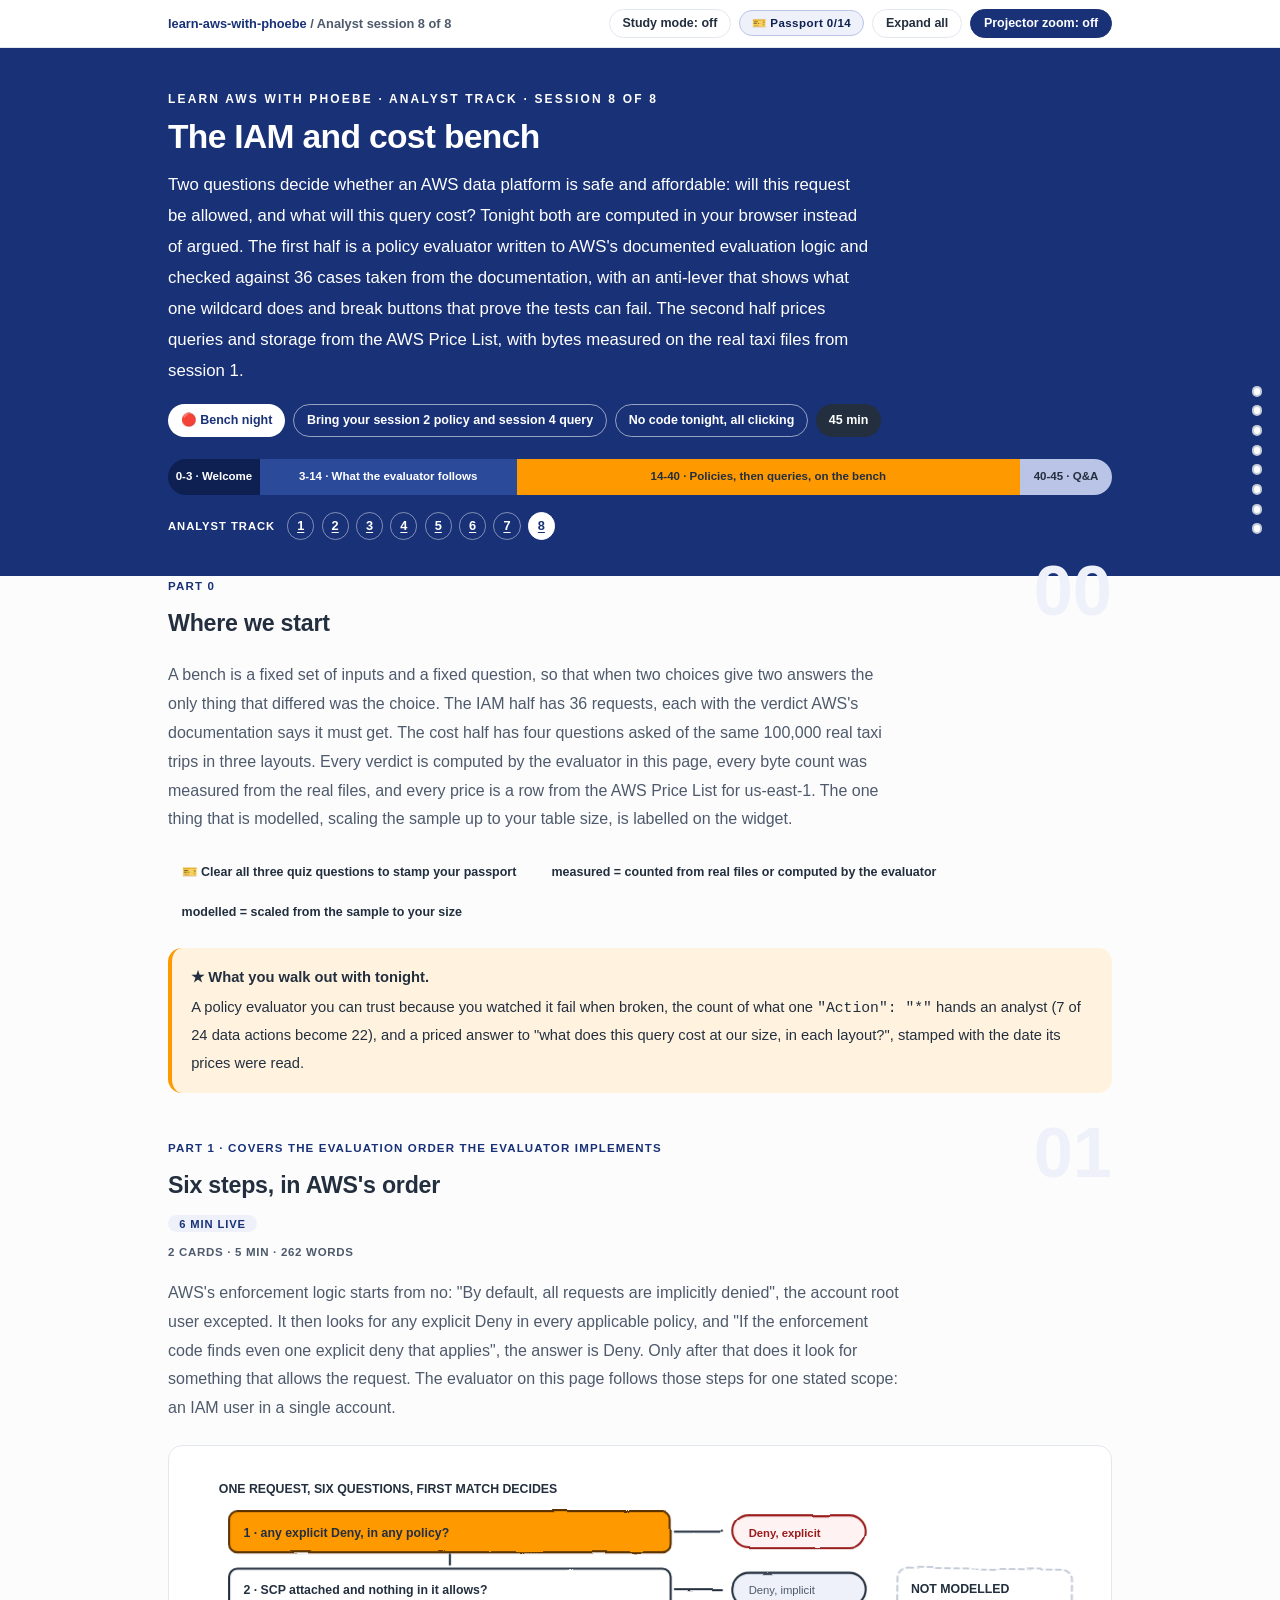
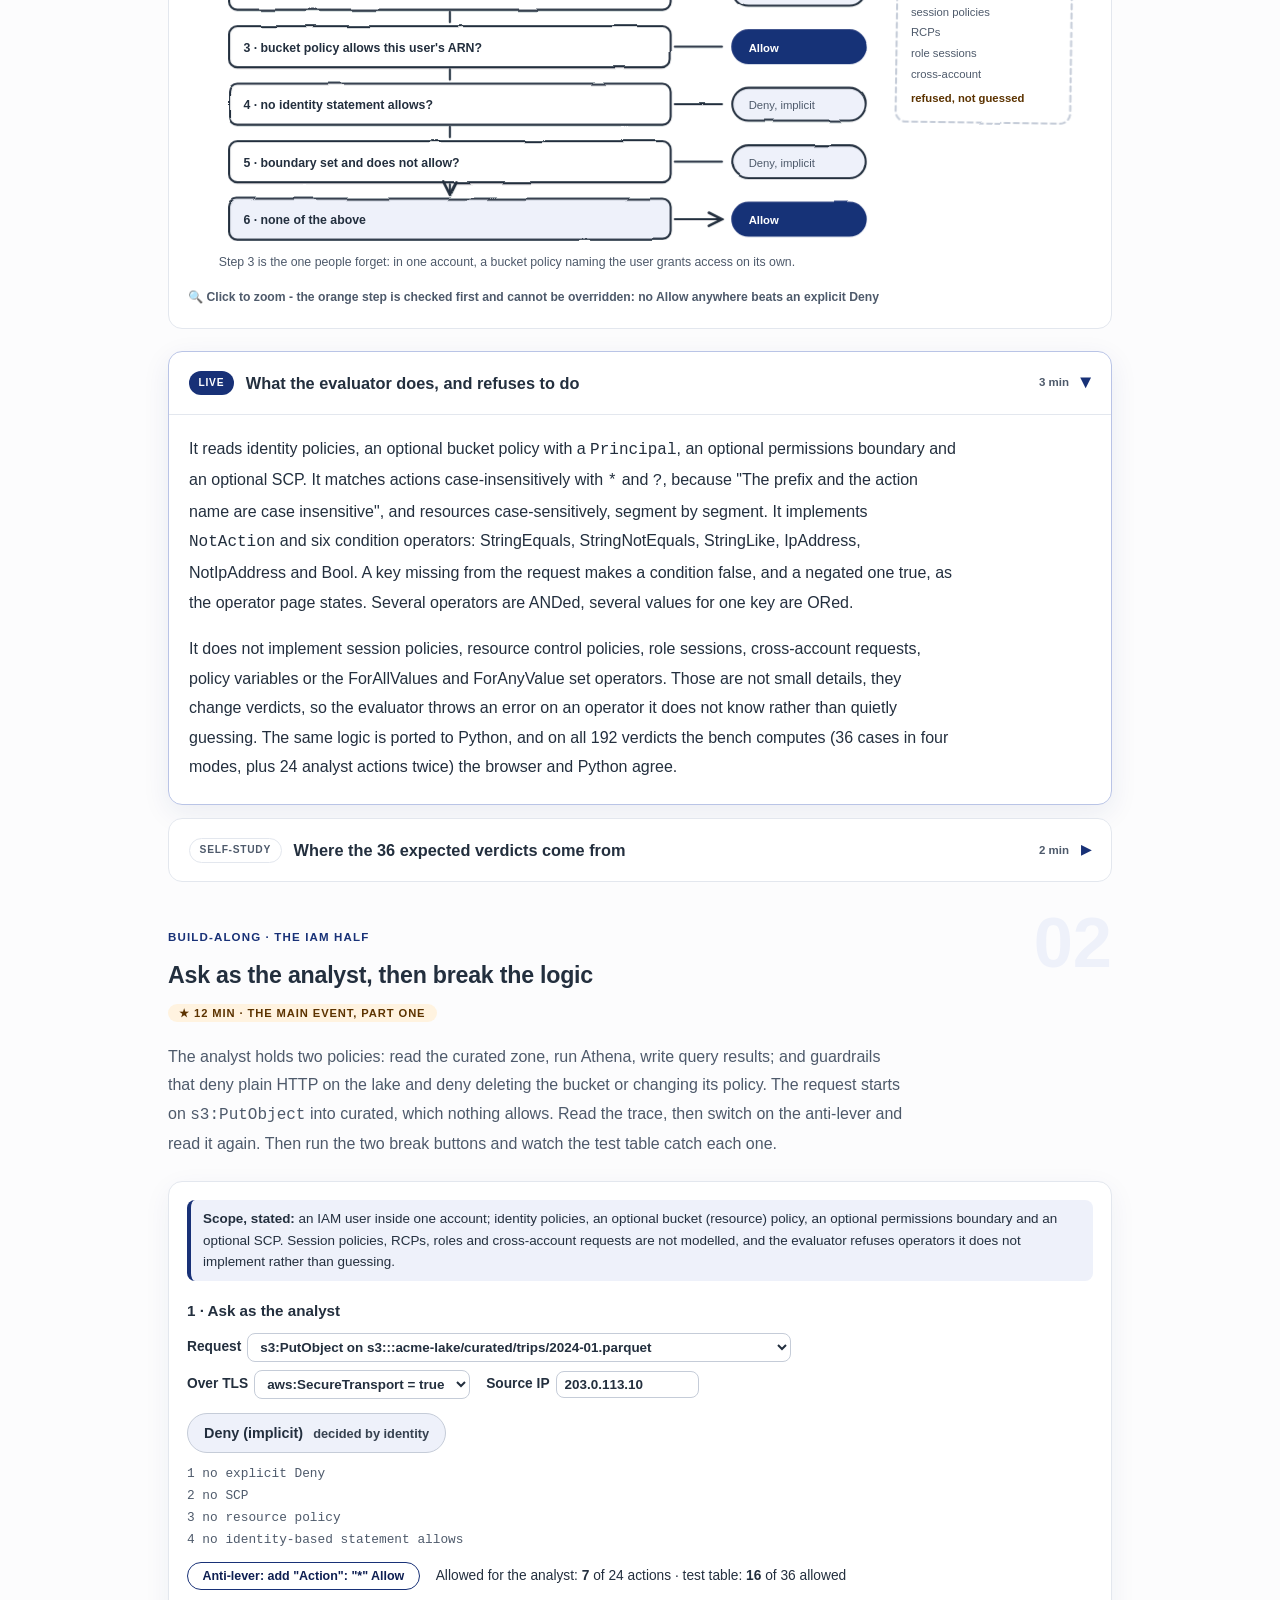
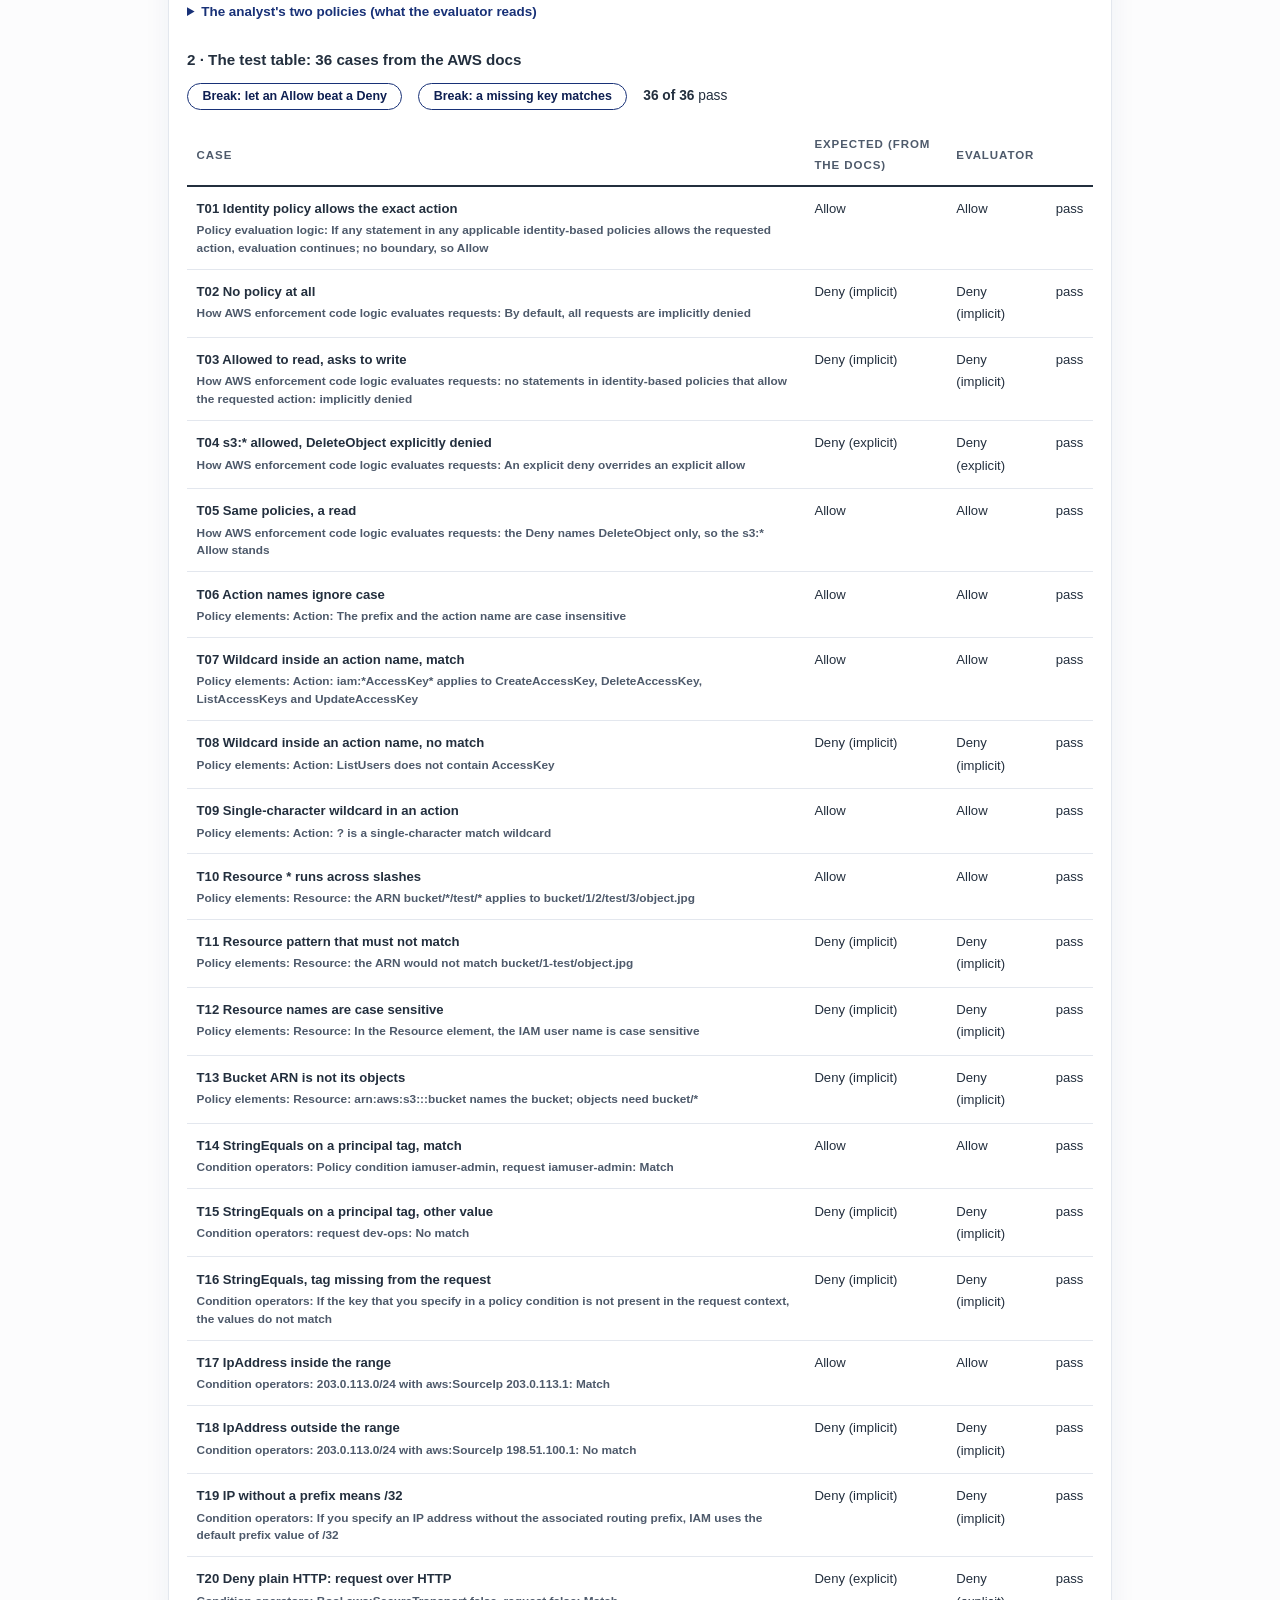
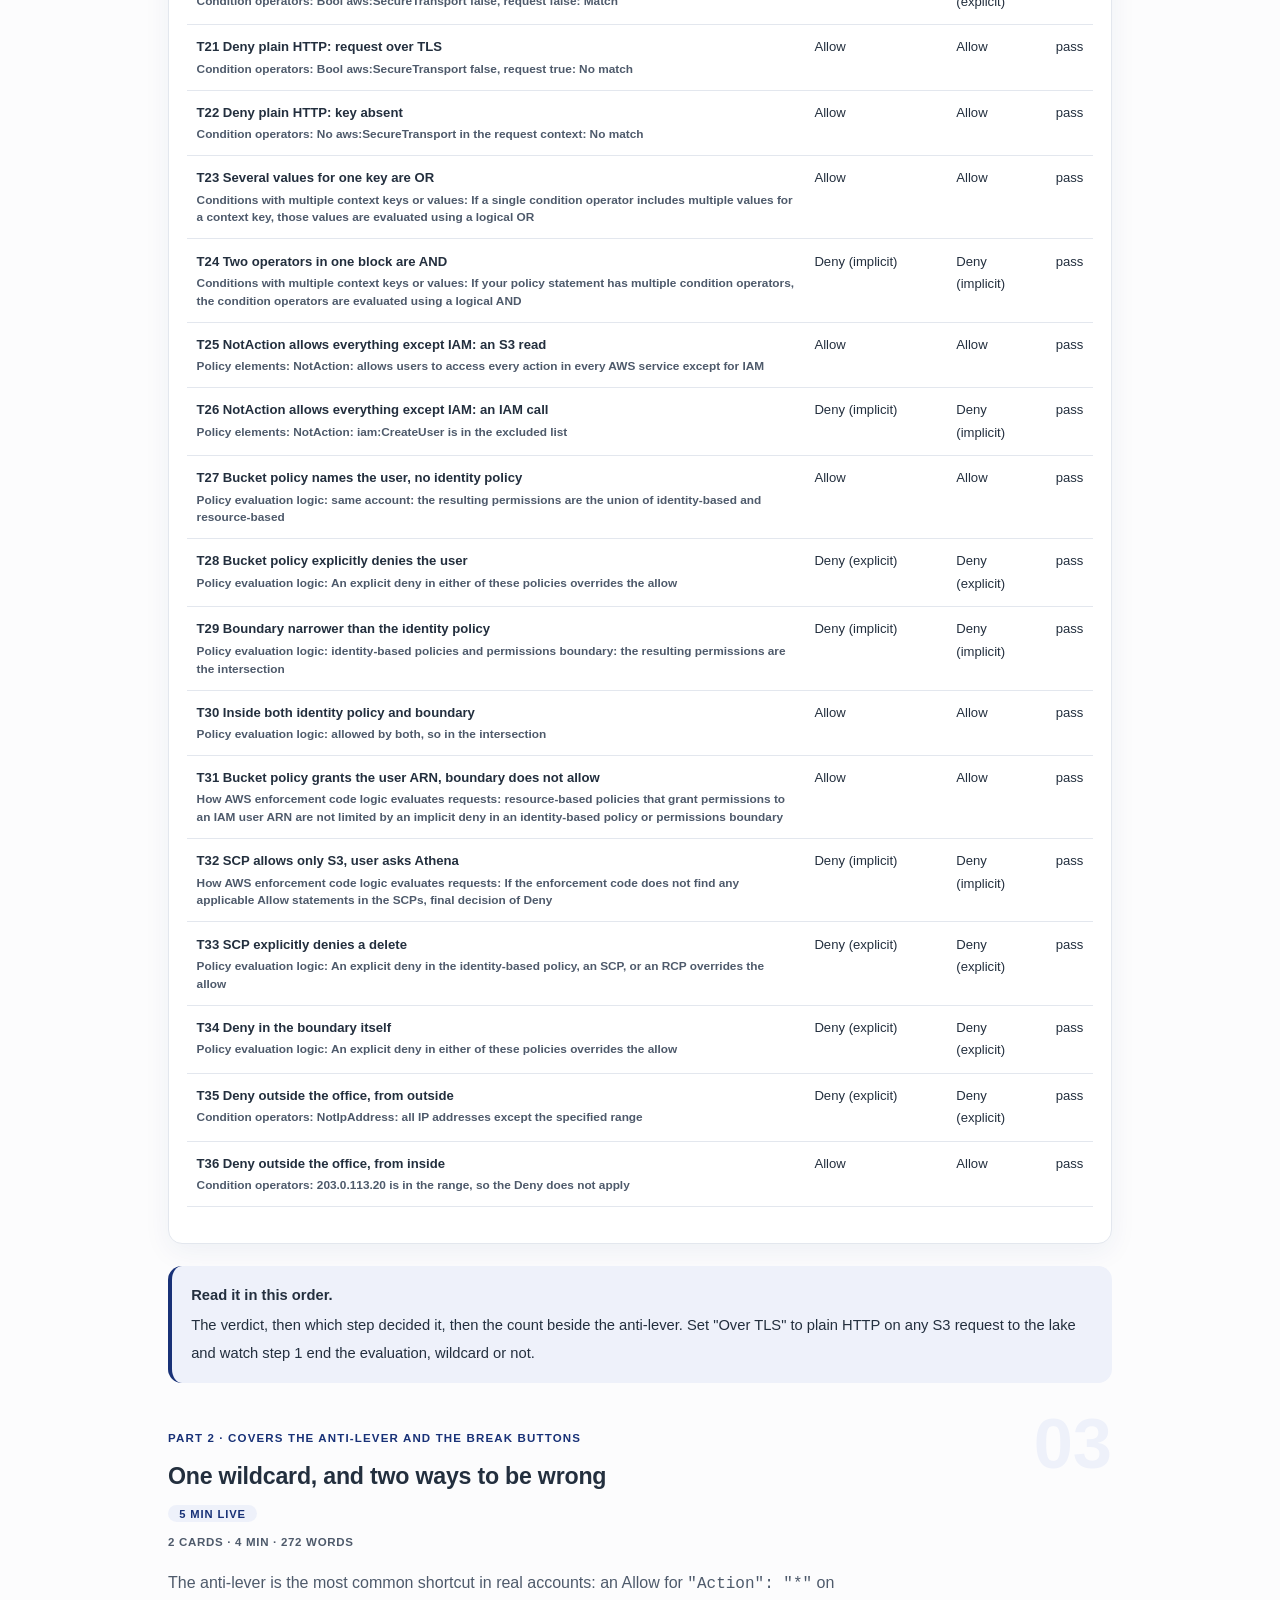
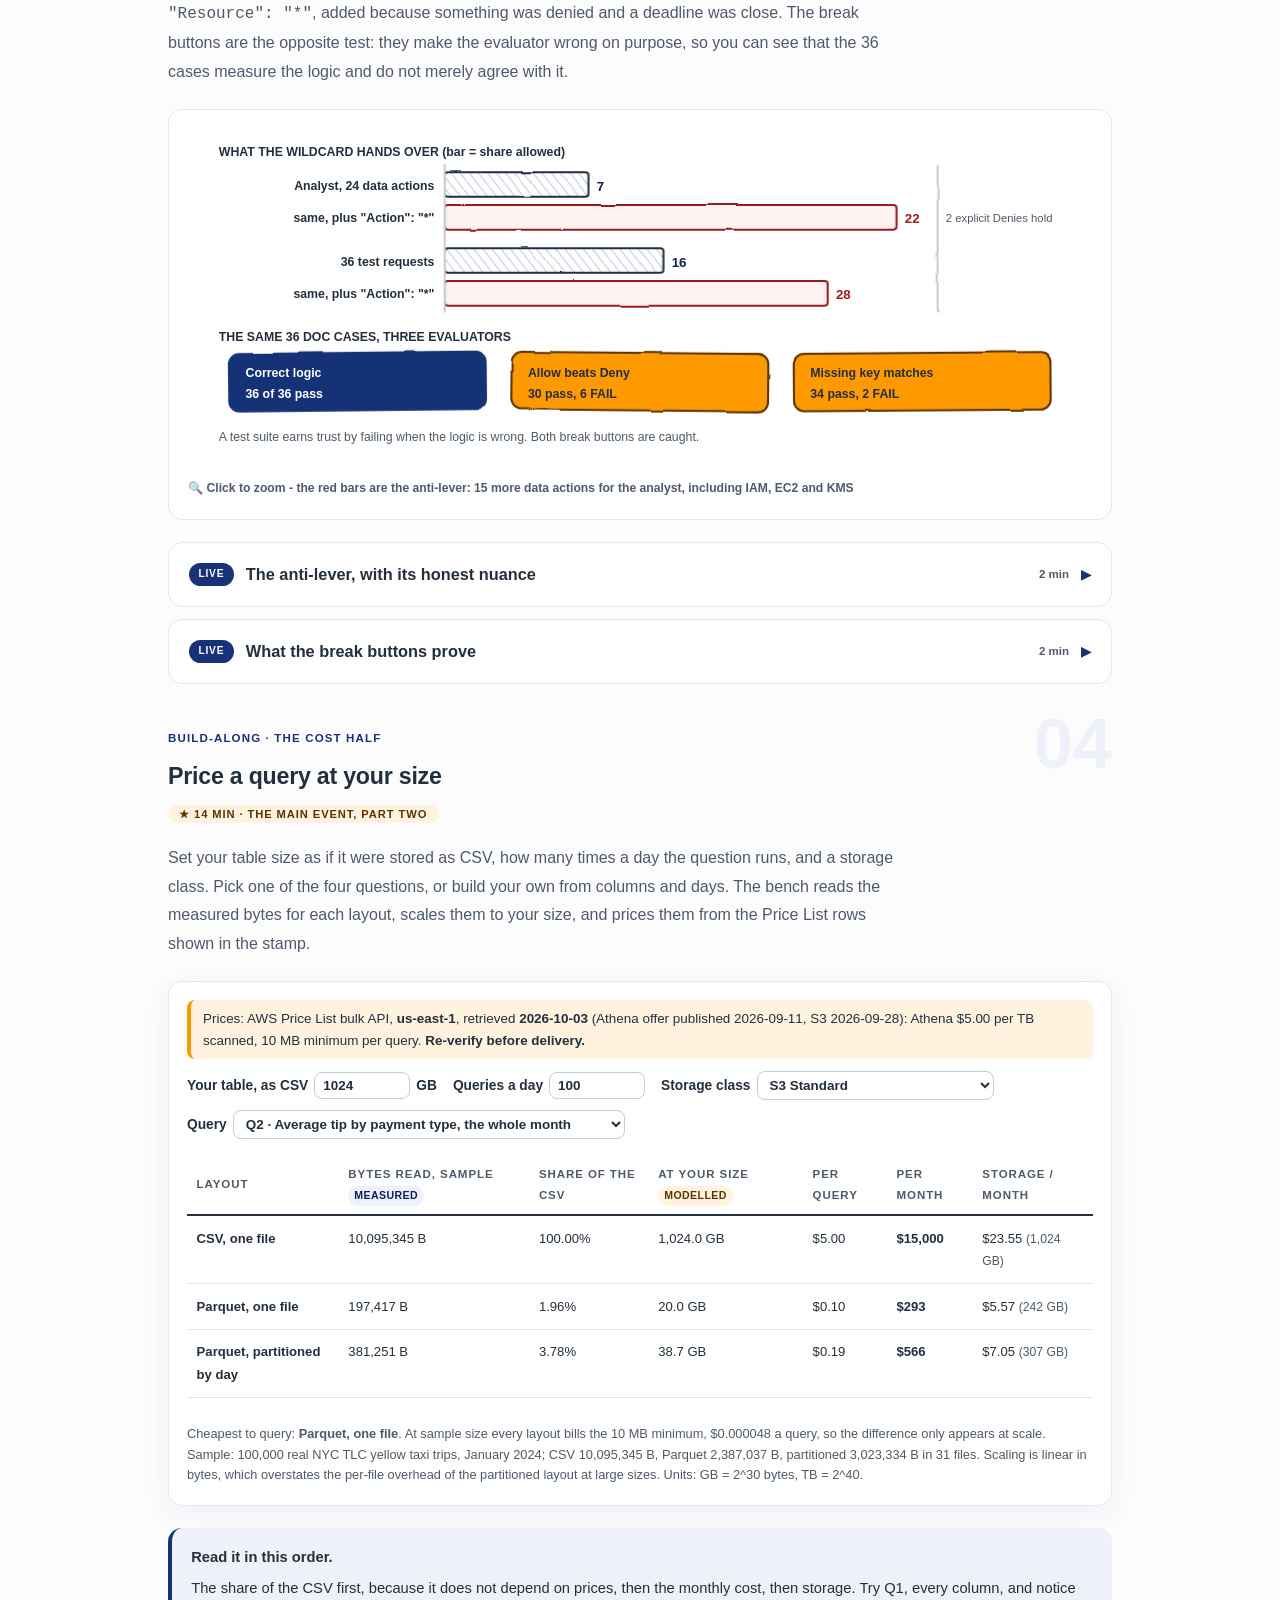
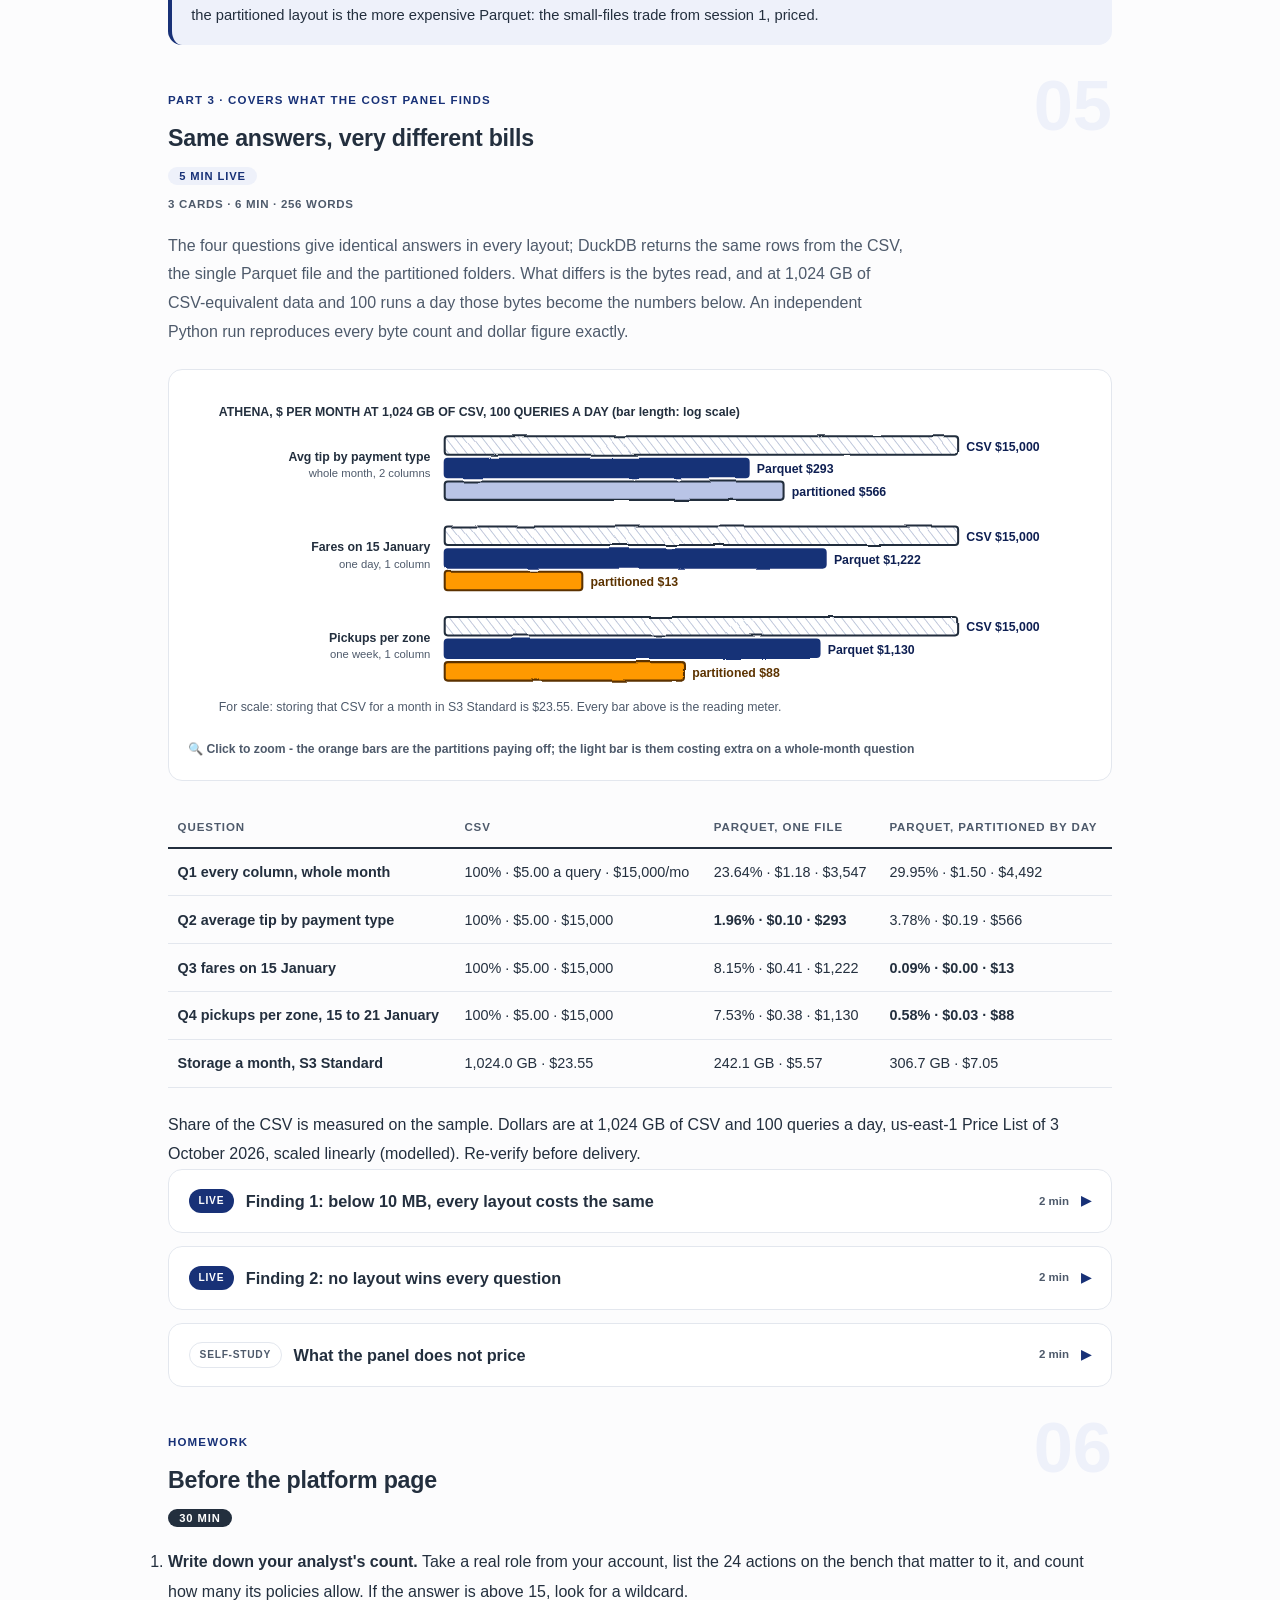
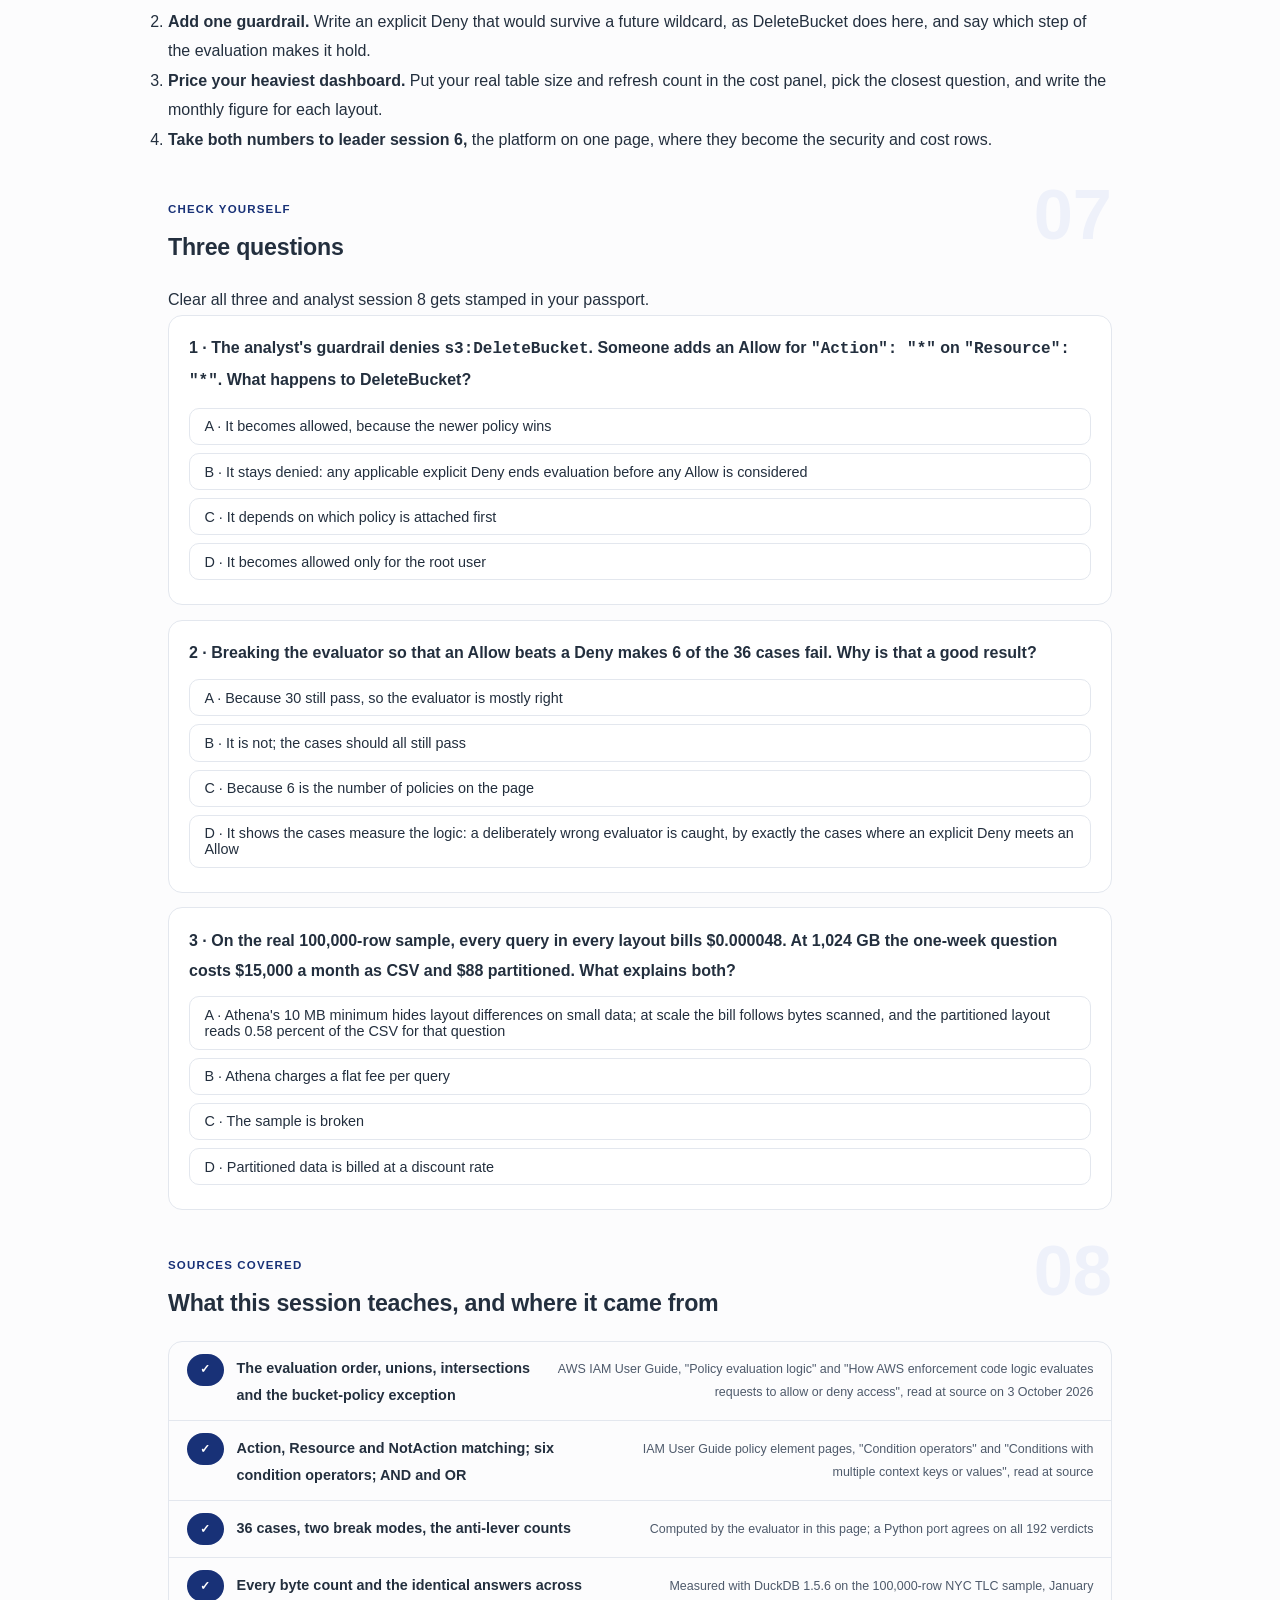
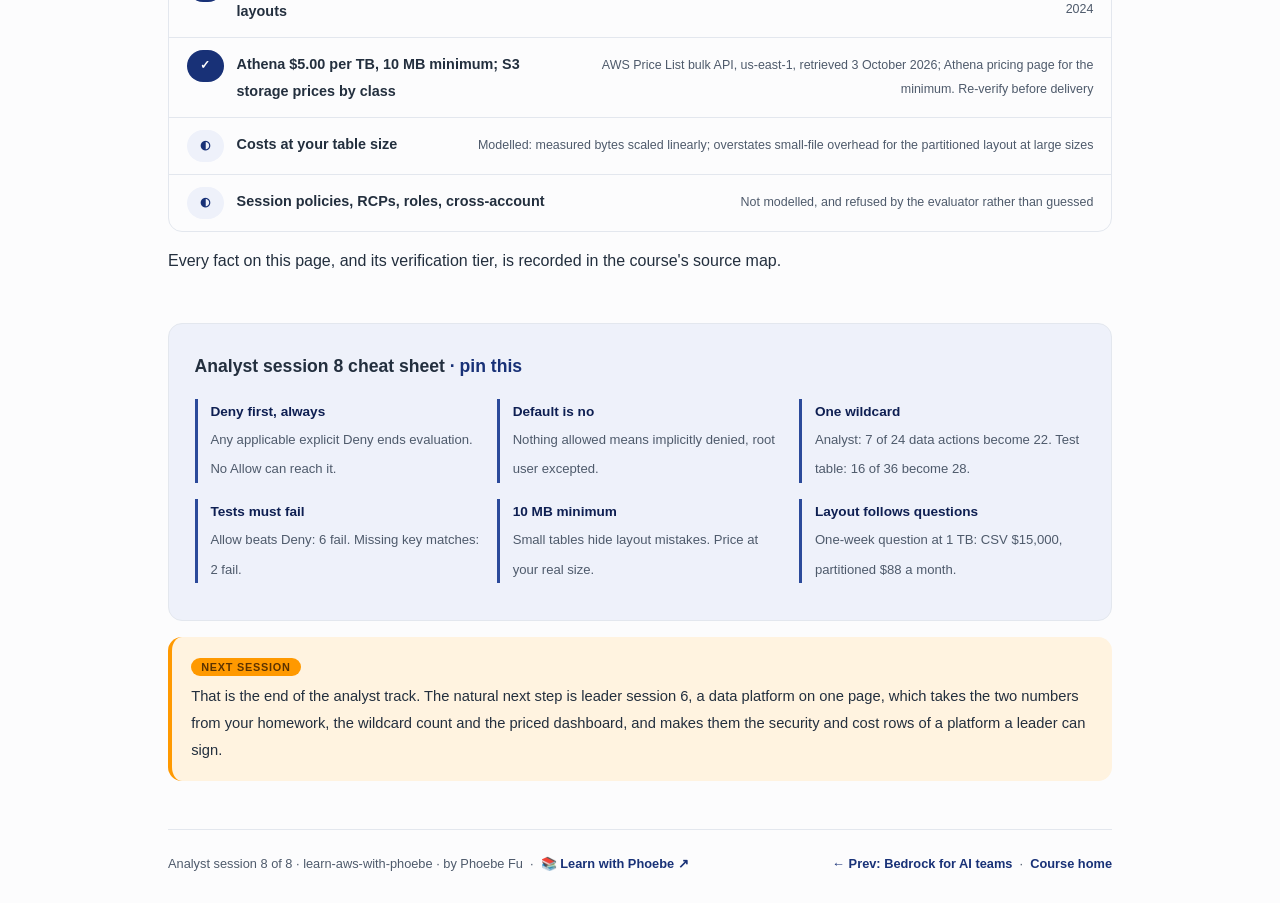
<file: courses/b8-the-iam-and-cost-bench.html>
<!DOCTYPE html>
<html lang="en">
<head>
<meta charset="UTF-8">
<meta name="viewport" content="width=device-width, initial-scale=1.0">
<!-- social:start -->
<meta name="description" content="Analyst session 8 of 8. An IAM policy evaluator that follows AWS's documented evaluation logic, checked against 36 cases from the docs, and a cost panel priced from the AWS Price List with bytes measured on real taxi data. A break button proves the tests catch broken logic.">
<meta property="og:type" content="article">
<meta property="og:site_name" content="Learn with Phoebe">
<meta property="og:title" content="The IAM and cost bench - learn aws with phoebe">
<meta property="og:description" content="Analyst session 8 of 8. One wildcard Allow takes an analyst from 7 to 22 of 24 actions. Let an Allow beat a Deny and 6 of 36 doc cases fail. A one-week question: $15,000 a month on CSV, $88 partitioned.">
<meta property="og:url" content="https://phoebefu6.github.io/learn-aws-with-phoebe/courses/b8-the-iam-and-cost-bench.html">
<meta property="og:image" content="https://phoebefu6.github.io/learn-aws-with-phoebe/assets/og-cover.png">
<meta property="og:image:width" content="1200">
<meta property="og:image:height" content="630">
<meta name="twitter:card" content="summary_large_image">
<meta name="twitter:title" content="The IAM and cost bench - learn aws with phoebe">
<meta name="twitter:description" content="Analyst session 8 of 8. A policy evaluator tested against the docs, and a cost panel on real bytes and real prices.">
<meta name="twitter:image" content="https://phoebefu6.github.io/learn-aws-with-phoebe/assets/og-cover.png">
<!-- social:end -->
<title>Analyst session 8 · The IAM and cost bench - learn aws with phoebe</title>
<link rel="stylesheet" href="../assets/style.css?v=21">
</head>
<body>

<div class="toolbar">
  <div class="wrap">
    <span class="crumb"><a href="../index.html">learn-aws-with-phoebe</a> / Analyst session 8 of 8</span>
    <button class="btn" id="toggle-all" type="button">Expand all</button>
    <button class="btn primary" id="zoom-toggle" type="button">Projector zoom: off</button>
  </div>
</div>

<header class="masthead">
  <div class="wrap">
    <div class="eyebrow">Learn AWS with Phoebe · Analyst track · Session 8 of 8</div>
    <h1>The IAM and cost <span class="accent">bench</span></h1>
    <p class="sub">Two questions decide whether an AWS data platform is safe and affordable: will this request be allowed, and what will this query cost? Tonight both are computed in your browser instead of argued. The first half is a policy evaluator written to AWS's documented evaluation logic and checked against 36 cases taken from the documentation, with an anti-lever that shows what one wildcard does and break buttons that prove the tests can fail. The second half prices queries and storage from the AWS Price List, with bytes measured on the real taxi files from session 1.</p>
    <div class="chip-row">
      <span class="chip level">🔴 Bench night</span>
      <span class="chip audience">Bring your session 2 policy and session 4 query</span>
      <span class="chip audience">No code tonight, all clicking</span>
      <span class="chip time">45 min</span>
    </div>
    <div class="agenda">
      <span class="a1" style="flex:1">0-3 · Welcome</span>
      <span class="a2" style="flex:3">3-14 · What the evaluator follows</span>
      <span class="a3" style="flex:6">14-40 · Policies, then queries, on the bench</span>
      <span class="a4" style="flex:1">40-45 · Q&amp;A</span>
    </div>
  </div>
</header>

<main class="wrap">

  <section class="section" id="intro">
    <div class="section-kicker">
      <span class="klabel">Part 0</span>
      <h2>Where we start</h2>
    </div>
    <p class="lede">A bench is a fixed set of inputs and a fixed question, so that when two choices give two answers the only thing that differed was the choice. The IAM half has 36 requests, each with the verdict AWS's documentation says it must get. The cost half has four questions asked of the same 100,000 real taxi trips in three layouts. Every verdict is computed by the evaluator in this page, every byte count was measured from the real files, and every price is a row from the AWS Price List for us-east-1. The one thing that is modelled, scaling the sample up to your table size, is labelled on the widget.</p>

    <div class="legend">
      <span class="pill">🎫 Clear all three quiz questions to stamp your passport</span>
      <span class="pill">measured = counted from real files or computed by the evaluator</span>
      <span class="pill">modelled = scaled from the sample to your size</span>
    </div>

    <div class="callout win">
      <p><strong>★ What you walk out with tonight.</strong> A policy evaluator you can trust because you watched it fail when broken, the count of what one <code>"Action": "*"</code> hands an analyst (7 of 24 data actions become 22), and a priced answer to "what does this query cost at our size, in each layout?", stamped with the date its prices were read.</p>
    </div>
  </section>

  <section class="section" id="part-1">
    <div class="section-kicker">
      <span class="klabel">Part 1 · covers the evaluation order the evaluator implements</span>
      <h2>Six steps, in AWS's order</h2>
      <span class="tag concept">6 min live</span>
    </div>
    <p class="lede">AWS's enforcement logic starts from no: "By default, all requests are implicitly denied", the account root user excepted. It then looks for any explicit Deny in every applicable policy, and "If the enforcement code finds even one explicit deny that applies", the answer is Deny. Only after that does it look for something that allows the request. The evaluator on this page follows those steps for one stated scope: an IAM user in a single account.</p>

    <figure class="zoomable">
      <svg viewBox="0 0 880 400" xmlns="http://www.w3.org/2000/svg" role="img" aria-label="The evaluation order as a hand-drawn decision ladder. Step 1: any explicit Deny in an SCP, the bucket policy, an identity policy or the boundary means Deny, final. Step 2: an SCP is attached and nothing in it allows: implicit Deny. Step 3: the bucket policy allows this user's ARN directly: Allow, not limited by the identity policy or the boundary. Step 4: no identity policy allows: implicit Deny. Step 5: a boundary is set and does not allow: implicit Deny. Step 6: otherwise Allow. A side note lists what is out of scope: session policies, RCPs, roles and cross-account requests.">
        <defs>
          <filter id="b8aSk" x="-3%" y="-3%" width="106%" height="106%"><feTurbulence type="fractalNoise" baseFrequency="0.02" numOctaves="2" seed="61" result="n"/><feDisplacementMap in="SourceGraphic" in2="n" scale="2.4" xChannelSelector="R" yChannelSelector="G"/></filter>
          <marker id="b8aAr" viewBox="0 0 10 10" refX="9" refY="5" markerWidth="8" markerHeight="8" orient="auto"><path d="M1 1 L9 5 L1 9" fill="none" stroke="#232F3E" stroke-width="1.6" stroke-linecap="round"/></marker>
        </defs>
        <style>
          .b8aH { font: 800 12px Inter, sans-serif; fill: #232F3E; }
          .b8aL { font: 600 12px Inter, sans-serif; fill: #232F3E; }
          .b8aS { font: 400 11px Inter, sans-serif; fill: #4E5A6B; }
          .b8aW { font: 800 11px Inter, sans-serif; fill: #FFFFFF; }
          .b8aR { font: 800 11px Inter, sans-serif; fill: #991B1B; }
          .b8aB { font: 800 11px Inter, sans-serif; fill: #5C3300; }
          .b8aN { font: 400 12px Inter, sans-serif; fill: #4E5A6B; }
        </style>

        <text class="b8aH" x="30" y="26">ONE REQUEST, SIX QUESTIONS, FIRST MATCH DECIDES</text>

        <g filter="url(#b8aSk)" fill="none" stroke="#232F3E" stroke-width="2" stroke-linecap="round" stroke-linejoin="round">
          <rect x="40" y="44" width="430" height="40" rx="8" fill="#FF9900" stroke="#5C3300"/>
          <rect x="40" y="100" width="430" height="40" rx="8" fill="#FFFFFF"/>
          <rect x="40" y="156" width="430" height="40" rx="8" fill="#FFFFFF"/>
          <rect x="40" y="212" width="430" height="40" rx="8" fill="#FFFFFF"/>
          <rect x="40" y="268" width="430" height="40" rx="8" fill="#FFFFFF"/>
          <rect x="40" y="324" width="430" height="40" rx="8" fill="#EEF1FA"/>
          <path d="M255 86 L255 96 M255 142 L255 152 M255 198 L255 208 M255 254 L255 264 M255 310 L255 320" marker-end="url(#b8aAr)"/>
          <path d="M474 64 L520 64 M474 120 L520 120 M474 176 L520 176 M474 232 L520 232 M474 288 L520 288 M474 344 L520 344" marker-end="url(#b8aAr)"/>
          <rect x="530" y="48" width="130" height="32" rx="16" fill="#FEF2F2" stroke="#991B1B"/>
          <rect x="530" y="104" width="130" height="32" rx="16" fill="#EEF1FA"/>
          <rect x="530" y="160" width="130" height="32" rx="16" fill="#183177" stroke="#183177"/>
          <rect x="530" y="216" width="130" height="32" rx="16" fill="#EEF1FA"/>
          <rect x="530" y="272" width="130" height="32" rx="16" fill="#EEF1FA"/>
          <rect x="530" y="328" width="130" height="32" rx="16" fill="#183177" stroke="#183177"/>
          <rect x="690" y="100" width="170" height="150" rx="10" transform="rotate(0.8 775 175)" stroke="#C5CCD8" stroke-dasharray="5 4" fill="#FFFFFF"/>
        </g>

        <text class="b8aL" x="54" y="69">1 · any explicit Deny, in any policy?</text>
        <text class="b8aL" x="54" y="125">2 · SCP attached and nothing in it allows?</text>
        <text class="b8aL" x="54" y="181">3 · bucket policy allows this user's ARN?</text>
        <text class="b8aL" x="54" y="237">4 · no identity statement allows?</text>
        <text class="b8aL" x="54" y="293">5 · boundary set and does not allow?</text>
        <text class="b8aL" x="54" y="349">6 · none of the above</text>
        <text class="b8aR" x="546" y="69">Deny, explicit</text>
        <text class="b8aS" x="546" y="125">Deny, implicit</text>
        <text class="b8aW" x="546" y="181">Allow</text>
        <text class="b8aS" x="546" y="237">Deny, implicit</text>
        <text class="b8aS" x="546" y="293">Deny, implicit</text>
        <text class="b8aW" x="546" y="349">Allow</text>
        <text class="b8aH" x="704" y="124">NOT MODELLED</text>
        <text class="b8aS" x="704" y="146">session policies</text>
        <text class="b8aS" x="704" y="166">RCPs</text>
        <text class="b8aS" x="704" y="186">role sessions</text>
        <text class="b8aS" x="704" y="206">cross-account</text>
        <text class="b8aB" x="704" y="230">refused, not guessed</text>

        <text class="b8aN" x="30" y="390">Step 3 is the one people forget: in one account, a bucket policy naming the user grants access on its own.</text>
      </svg>
      <figcaption>🔍 Click to zoom - the orange step is checked first and cannot be overridden: no Allow anywhere beats an explicit Deny</figcaption>
    </figure>

    <details class="card" open>
      <summary><span class="mode live">Live</span>What the evaluator does, and refuses to do<span class="mini">3 min</span><span class="caret">▶</span></summary>
      <div class="body">
        <p>It reads identity policies, an optional bucket policy with a <code>Principal</code>, an optional permissions boundary and an optional SCP. It matches actions case-insensitively with <code>*</code> and <code>?</code>, because "The prefix and the action name are case insensitive", and resources case-sensitively, segment by segment. It implements <code>NotAction</code> and six condition operators: StringEquals, StringNotEquals, StringLike, IpAddress, NotIpAddress and Bool. A key missing from the request makes a condition false, and a negated one true, as the operator page states. Several operators are ANDed, several values for one key are ORed.</p>
        <p>It does not implement session policies, resource control policies, role sessions, cross-account requests, policy variables or the ForAllValues and ForAnyValue set operators. Those are not small details, they change verdicts, so the evaluator throws an error on an operator it does not know rather than quietly guessing. The same logic is ported to Python, and on all 192 verdicts the bench computes (36 cases in four modes, plus 24 analyst actions twice) the browser and Python agree.</p>
      </div>
    </details>

    <details class="card">
      <summary><span class="mode self">Self-study</span>Where the 36 expected verdicts come from<span class="mini">2 min</span><span class="caret">▶</span></summary>
      <div class="body">
        <p>Each case quotes the documentation sentence it tests. Some are straight from AWS's own tables: <code>bucket/*/test/*</code> must match <code>bucket/1/2/test/3/object.jpg</code> and must not match <code>bucket/1-test/object.jpg</code>; a <code>Bool</code> deny on <code>aws:SecureTransport = false</code> must match a plain-HTTP request and must not match when the key is absent. Others follow from the evaluation pages: a boundary is an intersection, an SCP must also allow, and a bucket policy that names an IAM user is "not limited by an implicit deny in an identity-based policy or permissions boundary". The table is in the widget; expand any row to read its rule.</p>
      </div>
    </details>
  </section>

  <section class="section" id="bench-iam">
    <div class="section-kicker">
      <span class="klabel">Build-along · the IAM half</span>
      <h2>Ask as the analyst, then break the logic</h2>
      <span class="tag demo">★ 12 min · the main event, part one</span>
    </div>
    <p class="lede">The analyst holds two policies: read the curated zone, run Athena, write query results; and guardrails that deny plain HTTP on the lake and deny deleting the bucket or changing its policy. The request starts on <code>s3:PutObject</code> into curated, which nothing allows. Read the trace, then switch on the anti-lever and read it again. Then run the two break buttons and watch the test table catch each one.</p>

    <div id="aws-iam-bench"></div>

    <div class="callout tip">
      <p><strong>Read it in this order.</strong> The verdict, then which step decided it, then the count beside the anti-lever. Set "Over TLS" to plain HTTP on any S3 request to the lake and watch step 1 end the evaluation, wildcard or not.</p>
    </div>
  </section>

  <section class="section" id="part-2">
    <div class="section-kicker">
      <span class="klabel">Part 2 · covers the anti-lever and the break buttons</span>
      <h2>One wildcard, and two ways to be wrong</h2>
      <span class="tag concept">5 min live</span>
    </div>
    <p class="lede">The anti-lever is the most common shortcut in real accounts: an Allow for <code>"Action": "*"</code> on <code>"Resource": "*"</code>, added because something was denied and a deadline was close. The break buttons are the opposite test: they make the evaluator wrong on purpose, so you can see that the 36 cases measure the logic and do not merely agree with it.</p>

    <figure class="zoomable">
      <svg viewBox="0 0 880 330" xmlns="http://www.w3.org/2000/svg" role="img" aria-label="Top: two bars for the analyst's 24 data-team actions. Without the wildcard 7 are allowed; with an Action star Allow, 22 are allowed, and only the 2 explicitly denied actions, DeleteBucket and PutBucketPolicy, stay denied. Second pair: across the 36 test requests, 16 allowed rises to 28. Bottom: the test table under three conditions. Correct logic passes 36 of 36. Letting an Allow beat a Deny fails 6 cases, every explicit-deny case that also has an Allow. Letting a missing condition key match fails 2 cases.">
        <defs>
          <filter id="b8bSk" x="-3%" y="-3%" width="106%" height="106%"><feTurbulence type="fractalNoise" baseFrequency="0.02" numOctaves="2" seed="67" result="n"/><feDisplacementMap in="SourceGraphic" in2="n" scale="2.4" xChannelSelector="R" yChannelSelector="G"/></filter>
          <pattern id="b8bHc" patternUnits="userSpaceOnUse" width="7" height="7" patternTransform="rotate(-38)"><line x1="0" y1="0" x2="0" y2="7" stroke="#183177" stroke-width="1" opacity=".5"/></pattern>
        </defs>
        <style>
          .b8bH { font: 800 12px Inter, sans-serif; fill: #232F3E; }
          .b8bL { font: 600 12px Inter, sans-serif; fill: #232F3E; }
          .b8bS { font: 400 11px Inter, sans-serif; fill: #4E5A6B; }
          .b8bV { font: 800 13px Inter, sans-serif; fill: #0E1F52; }
          .b8bR { font: 800 13px Inter, sans-serif; fill: #991B1B; }
          .b8bB { font: 800 11px Inter, sans-serif; fill: #5C3300; }
          .b8bN { font: 400 12px Inter, sans-serif; fill: #4E5A6B; }
          .b8bW { font: 800 12px Inter, sans-serif; fill: #FFFFFF; }
        </style>

        <text class="b8bH" x="30" y="26">WHAT THE WILDCARD HANDS OVER (bar = share allowed)</text>

        <g filter="url(#b8bSk)" fill="none" stroke="#232F3E" stroke-width="2" stroke-linecap="round" stroke-linejoin="round">
          <rect x="250" y="42" width="140" height="24" rx="3" fill="url(#b8bHc)"/>
          <rect x="250" y="74" width="440" height="24" rx="3" fill="#FEF2F2" stroke="#991B1B"/>
          <rect x="250" y="116" width="213" height="24" rx="3" fill="url(#b8bHc)"/>
          <rect x="250" y="148" width="373" height="24" rx="3" fill="#FEF2F2" stroke="#991B1B"/>
          <path d="M250 36 L250 178 M730 36 L730 178" stroke="#C5CCD8"/>
          <rect x="40" y="218" width="250" height="56" rx="10" transform="rotate(-0.6 165 246)" fill="#183177" stroke="#183177"/>
          <rect x="315" y="218" width="250" height="56" rx="10" transform="rotate(0.5 440 246)" fill="#FF9900" stroke="#5C3300"/>
          <rect x="590" y="218" width="250" height="56" rx="10" transform="rotate(-0.4 715 246)" fill="#FF9900" stroke="#5C3300"/>
        </g>

        <text class="b8bL" x="240" y="59" text-anchor="end">Analyst, 24 data actions</text>
        <text class="b8bV" x="398" y="60">7</text>
        <text class="b8bL" x="240" y="91" text-anchor="end">same, plus "Action": "*"</text>
        <text class="b8bR" x="698" y="92">22</text>
        <text class="b8bL" x="240" y="133" text-anchor="end">36 test requests</text>
        <text class="b8bV" x="471" y="134">16</text>
        <text class="b8bL" x="240" y="165" text-anchor="end">same, plus "Action": "*"</text>
        <text class="b8bR" x="631" y="166">28</text>
        <text class="b8bS" x="738" y="91">2 explicit Denies hold</text>

        <text class="b8bH" x="30" y="206">THE SAME 36 DOC CASES, THREE EVALUATORS</text>
        <text class="b8bW" x="56" y="242">Correct logic</text>
        <text class="b8bW" x="56" y="262">36 of 36 pass</text>
        <text class="b8bH" x="331" y="242">Allow beats Deny</text>
        <text class="b8bH" x="331" y="262">30 pass, 6 FAIL</text>
        <text class="b8bH" x="606" y="242">Missing key matches</text>
        <text class="b8bH" x="606" y="262">34 pass, 2 FAIL</text>
        <text class="b8bN" x="30" y="304">A test suite earns trust by failing when the logic is wrong. Both break buttons are caught.</text>
      </svg>
      <figcaption>🔍 Click to zoom - the red bars are the anti-lever: 15 more data actions for the analyst, including IAM, EC2 and KMS</figcaption>
    </figure>

    <details class="card">
      <summary><span class="mode live">Live</span>The anti-lever, with its honest nuance<span class="mini">2 min</span><span class="caret">▶</span></summary>
      <div class="body">
        <p>With <code>"Action": "*"</code> added, the denied request, <code>s3:PutObject</code> into curated, passes. So do 14 other actions the analyst never needed, among them deleting curated objects, deleting Glue tables, updating the ingest Lambda's code, creating IAM users and access keys, starting EC2 instances, decrypting with KMS, and reading another bucket. On the 36-case table, allowed requests rise from 16 to 28, and only 24 of 36 verdicts still match what the documentation says the original policies should produce.</p>
        <p>The nuance matters: the wildcard does not beat the two explicit Denies. DeleteBucket and PutBucketPolicy stay denied, because step 1 runs before any Allow is read. That is the real lesson of the guardrails policy: explicit Denies are the floor a hurried wildcard cannot lower. It is also why least privilege is a practice and not a slogan; AWS's guidance is to "grant only the permissions required to perform a task", and IAM Access Analyzer can generate a policy from what a role actually used. The concepts behind that, roles, attributes and access reviews, are taught in <a href="https://phoebefu6.github.io/learn-data-access-control-with-phoebe/">data access control</a>.</p>
      </div>
    </details>

    <details class="card">
      <summary><span class="mode live">Live</span>What the break buttons prove<span class="mini">2 min</span><span class="caret">▶</span></summary>
      <div class="body">
        <p><strong>Allow beats Deny</strong> fails exactly the 6 cases where an explicit Deny meets an Allow: the DeleteObject guard, the plain-HTTP guard, the bucket policy deny, the SCP deny, the boundary deny and the office-IP fence. <strong>A missing key matches</strong> fails 2: a tag-gated Allow that would let an untagged user in, and the HTTPS guard that would block a request carrying no transport key. If either button had left the score at 36, the cases would be decoration. They are not: each break is caught by the cases written for it, and by nothing else.</p>
      </div>
    </details>
  </section>

  <section class="section" id="bench-cost">
    <div class="section-kicker">
      <span class="klabel">Build-along · the cost half</span>
      <h2>Price a query at your size</h2>
      <span class="tag demo">★ 14 min · the main event, part two</span>
    </div>
    <p class="lede">Set your table size as if it were stored as CSV, how many times a day the question runs, and a storage class. Pick one of the four questions, or build your own from columns and days. The bench reads the measured bytes for each layout, scales them to your size, and prices them from the Price List rows shown in the stamp.</p>

    <div id="aws-cost-bench"></div>

    <div class="callout tip">
      <p><strong>Read it in this order.</strong> The share of the CSV first, because it does not depend on prices, then the monthly cost, then storage. Try Q1, every column, and notice the partitioned layout is the more expensive Parquet: the small-files trade from session 1, priced.</p>
    </div>
  </section>

  <section class="section" id="part-3">
    <div class="section-kicker">
      <span class="klabel">Part 3 · covers what the cost panel finds</span>
      <h2>Same answers, very different bills</h2>
      <span class="tag concept">5 min live</span>
    </div>
    <p class="lede">The four questions give identical answers in every layout; DuckDB returns the same rows from the CSV, the single Parquet file and the partitioned folders. What differs is the bytes read, and at 1,024 GB of CSV-equivalent data and 100 runs a day those bytes become the numbers below. An independent Python run reproduces every byte count and dollar figure exactly.</p>

    <figure class="zoomable">
      <svg viewBox="0 0 880 330" xmlns="http://www.w3.org/2000/svg" role="img" aria-label="Monthly Athena cost at 1,024 GB of CSV and 100 queries a day, per layout, for three questions. Average tip by payment type: CSV 15,000 dollars, Parquet 293, partitioned 566. Fares on one day: CSV 15,000, Parquet 1,222, partitioned 13. Pickups per zone for one week: CSV 15,000, Parquet 1,130, partitioned 88. A note adds that storing the CSV for a month in S3 Standard costs 23.55 dollars. Bars use a log scale.">
        <defs>
          <filter id="b8cSk" x="-3%" y="-3%" width="106%" height="106%"><feTurbulence type="fractalNoise" baseFrequency="0.02" numOctaves="2" seed="71" result="n"/><feDisplacementMap in="SourceGraphic" in2="n" scale="2.4" xChannelSelector="R" yChannelSelector="G"/></filter>
          <pattern id="b8cHc" patternUnits="userSpaceOnUse" width="7" height="7" patternTransform="rotate(-38)"><line x1="0" y1="0" x2="0" y2="7" stroke="#183177" stroke-width="1" opacity=".5"/></pattern>
        </defs>
        <style>
          .b8cH { font: 800 12px Inter, sans-serif; fill: #232F3E; }
          .b8cL { font: 600 12px Inter, sans-serif; fill: #232F3E; }
          .b8cS { font: 400 11px Inter, sans-serif; fill: #4E5A6B; }
          .b8cV { font: 800 12px Inter, sans-serif; fill: #0E1F52; }
          .b8cB { font: 800 12px Inter, sans-serif; fill: #5C3300; }
          .b8cN { font: 400 12px Inter, sans-serif; fill: #4E5A6B; }
        </style>

        <text class="b8cH" x="30" y="26">ATHENA, $ PER MONTH AT 1,024 GB OF CSV, 100 QUERIES A DAY (bar length: log scale)</text>

        <g filter="url(#b8cSk)" fill="none" stroke="#232F3E" stroke-width="2" stroke-linecap="round" stroke-linejoin="round">
          <rect x="250" y="46" width="500" height="18" rx="3" fill="url(#b8cHc)"/>
          <rect x="250" y="68" width="296" height="18" rx="3" fill="#183177" stroke="#183177"/>
          <rect x="250" y="90" width="330" height="18" rx="3" fill="#B9C4E6"/>
          <rect x="250" y="134" width="500" height="18" rx="3" fill="url(#b8cHc)"/>
          <rect x="250" y="156" width="371" height="18" rx="3" fill="#183177" stroke="#183177"/>
          <rect x="250" y="178" width="134" height="18" rx="3" fill="#FF9900" stroke="#5C3300"/>
          <rect x="250" y="222" width="500" height="18" rx="3" fill="url(#b8cHc)"/>
          <rect x="250" y="244" width="365" height="18" rx="3" fill="#183177" stroke="#183177"/>
          <rect x="250" y="266" width="233" height="18" rx="3" fill="#FF9900" stroke="#5C3300"/>
        </g>

        <text class="b8cL" x="236" y="70" text-anchor="end">Avg tip by payment type</text>
        <text class="b8cS" x="236" y="86" text-anchor="end">whole month, 2 columns</text>
        <text class="b8cV" x="758" y="60">CSV $15,000</text>
        <text class="b8cV" x="554" y="82">Parquet $293</text>
        <text class="b8cV" x="588" y="104">partitioned $566</text>
        <text class="b8cL" x="236" y="158" text-anchor="end">Fares on 15 January</text>
        <text class="b8cS" x="236" y="174" text-anchor="end">one day, 1 column</text>
        <text class="b8cV" x="758" y="148">CSV $15,000</text>
        <text class="b8cV" x="629" y="170">Parquet $1,222</text>
        <text class="b8cB" x="392" y="192">partitioned $13</text>
        <text class="b8cL" x="236" y="246" text-anchor="end">Pickups per zone</text>
        <text class="b8cS" x="236" y="262" text-anchor="end">one week, 1 column</text>
        <text class="b8cV" x="758" y="236">CSV $15,000</text>
        <text class="b8cV" x="623" y="258">Parquet $1,130</text>
        <text class="b8cB" x="491" y="280">partitioned $88</text>

        <text class="b8cN" x="30" y="314">For scale: storing that CSV for a month in S3 Standard is $23.55. Every bar above is the reading meter.</text>
      </svg>
      <figcaption>🔍 Click to zoom - the orange bars are the partitions paying off; the light bar is them costing extra on a whole-month question</figcaption>
    </figure>

    <table class="clean">
      <tr><th>Question</th><th>CSV</th><th>Parquet, one file</th><th>Parquet, partitioned by day</th></tr>
      <tr><td>Q1 every column, whole month</td><td>100% · $5.00 a query · $15,000/mo</td><td>23.64% · $1.18 · $3,547</td><td>29.95% · $1.50 · $4,492</td></tr>
      <tr><td>Q2 average tip by payment type</td><td>100% · $5.00 · $15,000</td><td><strong>1.96% · $0.10 · $293</strong></td><td>3.78% · $0.19 · $566</td></tr>
      <tr><td>Q3 fares on 15 January</td><td>100% · $5.00 · $15,000</td><td>8.15% · $0.41 · $1,222</td><td><strong>0.09% · $0.00 · $13</strong></td></tr>
      <tr><td>Q4 pickups per zone, 15 to 21 January</td><td>100% · $5.00 · $15,000</td><td>7.53% · $0.38 · $1,130</td><td><strong>0.58% · $0.03 · $88</strong></td></tr>
      <tr><td>Storage a month, S3 Standard</td><td>1,024.0 GB · $23.55</td><td>242.1 GB · $5.57</td><td>306.7 GB · $7.05</td></tr>
    </table>
    <p class="mono" style="margin-top:6px">Share of the CSV is measured on the sample. Dollars are at 1,024 GB of CSV and 100 queries a day, us-east-1 Price List of 3 October 2026, scaled linearly (modelled). Re-verify before delivery.</p>

    <details class="card">
      <summary><span class="mode live">Live</span>Finding 1: below 10 MB, every layout costs the same<span class="mini">2 min</span><span class="caret">▶</span></summary>
      <div class="body">
        <p>Athena bills "the number of bytes scanned per query, rounded up to the nearest megabyte, with a 10 MB minimum per query". The whole sample is under 10 MB as CSV, so on the real files every query in every layout bills the minimum, $0.000048. That is why layout mistakes survive proofs of concept: on a small table they are free. The difference appears only at scale, which is the job of the size box.</p>
      </div>
    </details>

    <details class="card">
      <summary><span class="mode live">Live</span>Finding 2: no layout wins every question<span class="mini">2 min</span><span class="caret">▶</span></summary>
      <div class="body">
        <p>The single Parquet file wins the two whole-month questions; the partitioned layout wins the two date-filtered ones by a factor of 13 to 92 over the single file. The right layout follows the questions people actually ask, which is why session 4 starts from the query log. The partitioned layout's whole-month penalty is partly a sample artefact: 31 files of about 100 kilobytes each carry proportionally heavy footers, and linear scaling carries that weight up to 1 TB, where real daily files would be far larger. Read Q1 and Q2 for partitioned as an upper bound.</p>
      </div>
    </details>

    <details class="card">
      <summary><span class="mode self">Self-study</span>What the panel does not price<span class="mini">2 min</span><span class="caret">▶</span></summary>
      <div class="body">
        <p>S3 GET request charges for the files Athena opens, Glue catalog requests, data transfer, query result storage, and the Intelligent-Tiering monitoring fee are not in the totals. At these sizes the scan dominates them, but a table with millions of tiny files can make request charges visible. Storage minimums matter too: Standard-IA and Glacier Instant Retrieval bill at least 128 KB per object and at least 30 or 90 days, so a class that looks cheaper in the panel can cost more for short-lived data.</p>
      </div>
    </details>
  </section>

  <section class="section" id="exercise">
    <div class="section-kicker">
      <span class="klabel">Homework</span>
      <h2>Before the platform page</h2>
      <span class="tag exercise">30 min</span>
    </div>
    <ol>
      <li><strong>Write down your analyst's count.</strong> Take a real role from your account, list the 24 actions on the bench that matter to it, and count how many its policies allow. If the answer is above 15, look for a wildcard.</li>
      <li><strong>Add one guardrail.</strong> Write an explicit Deny that would survive a future wildcard, as DeleteBucket does here, and say which step of the evaluation makes it hold.</li>
      <li><strong>Price your heaviest dashboard.</strong> Put your real table size and refresh count in the cost panel, pick the closest question, and write the monthly figure for each layout.</li>
      <li><strong>Take both numbers to leader session 6,</strong> the platform on one page, where they become the security and cost rows.</li>
    </ol>
  </section>

  <section class="section" id="quiz">
    <div class="section-kicker">
      <span class="klabel">Check yourself</span>
      <h2>Three questions</h2>
    </div>
    <p>Clear all three and analyst session 8 gets stamped in your passport.</p>

    <div class="quiz-q" data-answer="1">
      <p class="qtext">1 · The analyst's guardrail denies <code>s3:DeleteBucket</code>. Someone adds an Allow for <code>"Action": "*"</code> on <code>"Resource": "*"</code>. What happens to DeleteBucket?</p>
      <button class="qopt" type="button">A · It becomes allowed, because the newer policy wins</button>
      <button class="qopt" type="button">B · It stays denied: any applicable explicit Deny ends evaluation before any Allow is considered</button>
      <button class="qopt" type="button">C · It depends on which policy is attached first</button>
      <button class="qopt" type="button">D · It becomes allowed only for the root user</button>
      <p class="qwhy">"An explicit deny overrides an explicit allow." The wildcard still hands over 15 other actions, which is why the guardrail is necessary but not enough.</p>
    </div>

    <div class="quiz-q" data-answer="3">
      <p class="qtext">2 · Breaking the evaluator so that an Allow beats a Deny makes 6 of the 36 cases fail. Why is that a good result?</p>
      <button class="qopt" type="button">A · Because 30 still pass, so the evaluator is mostly right</button>
      <button class="qopt" type="button">B · It is not; the cases should all still pass</button>
      <button class="qopt" type="button">C · Because 6 is the number of policies on the page</button>
      <button class="qopt" type="button">D · It shows the cases measure the logic: a deliberately wrong evaluator is caught, by exactly the cases where an explicit Deny meets an Allow</button>
      <p class="qwhy">A test suite that cannot fail measures nothing. Breaking the rule and watching the right cases fail is how you know the passing score means something.</p>
    </div>

    <div class="quiz-q" data-answer="0">
      <p class="qtext">3 · On the real 100,000-row sample, every query in every layout bills $0.000048. At 1,024 GB the one-week question costs $15,000 a month as CSV and $88 partitioned. What explains both?</p>
      <button class="qopt" type="button">A · Athena's 10 MB minimum hides layout differences on small data; at scale the bill follows bytes scanned, and the partitioned layout reads 0.58 percent of the CSV for that question</button>
      <button class="qopt" type="button">B · Athena charges a flat fee per query</button>
      <button class="qopt" type="button">C · The sample is broken</button>
      <button class="qopt" type="button">D · Partitioned data is billed at a discount rate</button>
      <p class="qwhy">The minimum makes small tables look free, which is why layout mistakes survive proofs of concept. The scaling is modelled, the share is measured, and the price is $5.00 per TB from the Price List.</p>
    </div>

    <p class="quiz-score"></p>
  </section>

  <section class="section" id="official">
    <div class="section-kicker">
      <span class="klabel">Sources covered</span>
      <h2>What this session teaches, and where it came from</h2>
    </div>
    <div class="covered">
      <div class="covered-row"><span class="status pill solid">✓</span><span class="name">The evaluation order, unions, intersections and the bucket-policy exception</span><span class="note">AWS IAM User Guide, "Policy evaluation logic" and "How AWS enforcement code logic evaluates requests to allow or deny access", read at source on 3 October 2026</span></div>
      <div class="covered-row"><span class="status pill solid">✓</span><span class="name">Action, Resource and NotAction matching; six condition operators; AND and OR</span><span class="note">IAM User Guide policy element pages, "Condition operators" and "Conditions with multiple context keys or values", read at source</span></div>
      <div class="covered-row"><span class="status pill solid">✓</span><span class="name">36 cases, two break modes, the anti-lever counts</span><span class="note">Computed by the evaluator in this page; a Python port agrees on all 192 verdicts</span></div>
      <div class="covered-row"><span class="status pill solid">✓</span><span class="name">Every byte count and the identical answers across layouts</span><span class="note">Measured with DuckDB 1.5.6 on the 100,000-row NYC TLC sample, January 2024</span></div>
      <div class="covered-row"><span class="status pill solid">✓</span><span class="name">Athena $5.00 per TB, 10 MB minimum; S3 storage prices by class</span><span class="note">AWS Price List bulk API, us-east-1, retrieved 3 October 2026; Athena pricing page for the minimum. Re-verify before delivery</span></div>
      <div class="covered-row"><span class="status pill light">◐</span><span class="name">Costs at your table size</span><span class="note">Modelled: measured bytes scaled linearly; overstates small-file overhead for the partitioned layout at large sizes</span></div>
      <div class="covered-row"><span class="status pill light">◐</span><span class="name">Session policies, RCPs, roles, cross-account</span><span class="note">Not modelled, and refused by the evaluator rather than guessed</span></div>
    </div>
    <p class="mono" style="margin-top:14px">Every fact on this page, and its verification tier, is recorded in the course's source map.</p>
  </section>

  <section class="cheat" id="cheatsheet">
    <h3>Analyst session 8 cheat sheet <span>· pin this</span></h3>
    <div class="grid-2">
      <div class="cheat-item"><b>Deny first, always</b><span>Any applicable explicit Deny ends evaluation. No Allow can reach it.</span></div>
      <div class="cheat-item"><b>Default is no</b><span>Nothing allowed means implicitly denied, root user excepted.</span></div>
      <div class="cheat-item"><b>One wildcard</b><span>Analyst: 7 of 24 data actions become 22. Test table: 16 of 36 become 28.</span></div>
      <div class="cheat-item"><b>Tests must fail</b><span>Allow beats Deny: 6 fail. Missing key matches: 2 fail.</span></div>
      <div class="cheat-item"><b>10 MB minimum</b><span>Small tables hide layout mistakes. Price at your real size.</span></div>
      <div class="cheat-item"><b>Layout follows questions</b><span>One-week question at 1 TB: CSV $15,000, partitioned $88 a month.</span></div>
    </div>
  </section>

  <div class="callout next">
    <span class="nx-pill">Next session</span>
    <p>That is the end of the analyst track. The natural next step is leader session 6, a data platform on one page, which takes the two numbers from your homework, the wildcard count and the priced dashboard, and makes them the security and cost rows of a platform a leader can sign.</p>
  </div>

  <footer class="pagefoot">
    <span>Analyst session 8 of 8 · learn-aws-with-phoebe · by Phoebe Fu &nbsp;·&nbsp; 📚 <a href="https://phoebefu6.github.io/learn-with-phoebe/">Learn with Phoebe ↗</a></span>
    <span><a href="b7-bedrock-for-ai-teams.html">← Prev: Bedrock for AI teams</a> &nbsp;·&nbsp; <a href="../index.html">Course home</a></span>
  </footer>

</main>

<script src="../assets/aws-iam.js?v=1"></script>
<script src="../assets/aws-iam-cases.js?v=1"></script>
<script src="../assets/aws-cost.js?v=1"></script>
<script src="../assets/aws-sample.js?v=1"></script>
<script src="../assets/aws-bench.js?v=2"></script>
<script src="../assets/app.js?v=19"></script>
</body>
</html>
</file>
<file: assets/style.css>
/* learn-aws-with-phoebe - editorial bold design system
   Accent: deep AWS navy #183177 (squid ink #232F3E is the body ink) · Deep #0E1F52 ·
   Warm contrast: AWS orange #FF9900 used as a FILL with ink or deep-orange (#5C3300) text;
   orange text on white fails AA (2.1:1), so it never carries text on white.
   The navy was shifted from #232F3E to #183177 because #232F3E sat 3.6 CIELAB units from a
   sibling's accent; #183177 clears every --indigo in the estate by 13.4 (checked 2026-10-03).
   (CSS var names still read --indigo/--amber; they hold navy and orange.) */

:root {
  --indigo: #183177;
  --indigo-deep: #0E1F52;
  --indigo-mid: #2B4A9A;
  --indigo-soft: #B9C4E6;
  --indigo-50: #EEF1FA;
  --ink: #232F3E;
  --muted: #4E5A6B;
  --faint: #C5CCD8;
  --hairline: #E3E7EE;
  --clay: #FF9900;
  --clay-ink: #5C3300;
  --amber: #FF9900;
  --amber-ink: #5C3300;
  --amber-50: #FFF3E0;
  --paper: #FCFCFD;
  --code-bg: #EEF1FA;
  --code-ink: #232F3E;
  --scrim-rgb: 238,241,248;
  --shadow-rgb: 24,49,119;
  --radius: 14px;
}

* { margin: 0; padding: 0; box-sizing: border-box; }

html { font-size: 16px; scroll-behavior: smooth; }
html.zoom-125 { font-size: 20px; }
html.zoom-150 { font-size: 24px; }

body {
  font-family: "Inter", -apple-system, BlinkMacSystemFont, "Segoe UI", Roboto, sans-serif;
  background: var(--paper);
  color: var(--ink);
  line-height: 1.85;
  font-feature-settings: "tnum";
}

.wrap { max-width: 62rem; margin: 0 auto; padding: 0 1.5rem; }

/* ---------- header band ---------- */
.masthead {
  background: var(--indigo);
  color: #fff;
  padding: 2.5rem 0 2.25rem;
}
.masthead .eyebrow {
  font-size: .75rem;
  letter-spacing: .18em;
  text-transform: uppercase;
  opacity: 1;
  font-weight: 600;
}
.masthead h1 {
  font-size: 2.1rem;
  line-height: 1.15;
  font-weight: 800;
  margin: .5rem 0 .75rem;
  letter-spacing: -.02em;
}
.masthead h1 .accent { color: inherit; }
.masthead .sub { font-size: 1.05rem; opacity: 1; max-width: 44rem; }

.chip-row { display: flex; flex-wrap: wrap; gap: .5rem; margin-top: 1.1rem; }
.chip {
  display: inline-flex;
  align-items: center;
  gap: .35rem;
  border-radius: 999px;
  padding: .25rem .8rem;
  font-size: .78rem;
  font-weight: 600;
  white-space: nowrap;
}
.chip.level { background: #fff; color: var(--indigo); }
.chip.audience { background: rgba(255,255,255,.08); color: #fff; border: 1px solid rgba(255,255,255,.35); }
.chip.time { background: var(--ink); color: #fff; font-variant-numeric: tabular-nums; }


/* ---------- agenda band ----------
   Recovered 2026-09-02. These six repos were scaffolded from a stylesheet that had
   lost this block, so .agenda rendered as run-on inline text ~700px tall inside the
   masthead. 87 of 93 repos carry it; these were the exception, and they were also the
   six the estate sweep could not see. See course-builder/references/field-notes.md.

   .a3 does NOT reuse the donor's `color: var(--amber-ink)`: that pair falls below
   4.5:1 against --amber in all six palettes, which is the same failure the sweep
   flags on the wellbeing courses. The literal below is the darkest tone of this
   repo's own amber-ink that clears 4.5:1, so the band stays bright. Recompute it if
   --amber changes. */
.agenda {
  display: flex;
  border-radius: 999px;
  overflow: hidden;
  margin: 1.4rem 0 0;
  font-size: .72rem;
  font-weight: 600;
  text-align: center;
  color: #fff;
}
.agenda span { padding: .45rem .3rem; white-space: nowrap; overflow: hidden; text-overflow: ellipsis; }
.agenda .a1 { background: var(--indigo-deep); }
.agenda .a2 { background: var(--indigo-mid); }
.agenda .a3 { background: var(--amber); color: var(--ink); }
.agenda .a4 { background: var(--indigo-soft); color: var(--ink); }

/* ---------- toolbar ---------- */
.toolbar {
  position: sticky;
  top: 0;
  z-index: 40;
  background: rgba(255,255,255,.94);
  backdrop-filter: blur(6px);
  border-bottom: 1px solid var(--hairline);
  padding: .55rem 0;
}
.toolbar .wrap { display: flex; align-items: center; gap: .5rem; flex-wrap: nowrap; }
.toolbar .crumb { font-size: .8rem; color: var(--muted); font-weight: 600; margin-right: auto; min-width: 0; white-space: nowrap; overflow: hidden; text-overflow: ellipsis; }
.toolbar .btn { white-space: nowrap; flex: none; padding: .38rem .8rem; font-size: .78rem; line-height: 1.2; }
.toolbar .crumb a { color: var(--indigo); text-decoration: none; }
.btn {
  border: 1px solid var(--hairline);
  background: #fff;
  color: var(--ink);
  border-radius: 999px;
  padding: .35rem .9rem;
  font-size: .78rem;
  font-weight: 600;
  cursor: pointer;
  font-family: inherit;
  transition: all .15s ease;
}
.btn:hover { border-color: var(--indigo); color: var(--indigo); }
.btn.primary { background: var(--indigo); border-color: var(--indigo); color: #fff; }
.btn.primary:hover { background: var(--indigo-deep); }

/* ---------- sections ---------- */
main { padding: 2.5rem 0 4rem; }

.section { margin-bottom: 2.8rem; }
.section-kicker { margin-bottom: 1rem; }
.section-kicker .klabel {
  display: block;
  font-size: .72rem;
  text-transform: uppercase;
  letter-spacing: .1em;
  color: var(--indigo);
  font-weight: 700;
  margin-bottom: .35rem;
}
.section-kicker h2 {
  font-size: 1.45rem;
  font-weight: 800;
  letter-spacing: -.01em;
  display: flex;
  align-items: center;
  gap: .7rem;
  flex-wrap: wrap;
}
.section-kicker .tag {
  border-radius: 999px;
  padding: .18rem .7rem;
  font-size: .7rem;
  font-weight: 700;
  text-transform: uppercase;
  letter-spacing: .08em;
}
.tag.concept { background: var(--indigo-50); color: var(--indigo); }
.tag.demo { background: var(--amber-50); color: var(--amber-ink); }
.tag.exercise { background: var(--ink); color: #fff; }

.lede { color: var(--muted); max-width: 46rem; margin-bottom: 1.4rem; line-height: 1.8; }

/* live vs self-study markers on cards */
.mode {
  font-size: .64rem;
  font-weight: 700;
  text-transform: uppercase;
  letter-spacing: .07em;
  padding: .14rem .6rem;
  border-radius: 999px;
  flex: none;
}
.mode.live { background: var(--indigo); color: #fff; }
.mode.self { background: #fff; color: var(--muted); border: 1px solid var(--hairline); }

/* ---------- accordions ---------- */
details.card {
  border: 1px solid var(--hairline);
  border-radius: var(--radius);
  margin-bottom: .8rem;
  overflow: hidden;
  background: #fff;
}
details.card[open] { border-color: var(--indigo-soft); box-shadow: 0 8px 28px rgba(var(--shadow-rgb),.08); }
details.card summary {
  list-style: none;
  cursor: pointer;
  padding: 1rem 1.25rem;
  display: flex;
  align-items: center;
  gap: .75rem;
  font-weight: 700;
  font-size: 1.02rem;
  user-select: none;
}
details.card summary::-webkit-details-marker { display: none; }
details.card summary .dot {
  width: .6rem; height: .6rem;
  border-radius: 999px;
  background: var(--indigo);
  flex: none;
}
details.card summary .mini { margin-left: auto; font-size: .72rem; color: var(--muted); font-weight: 600; white-space: nowrap; }
details.card summary .caret { transition: transform .2s ease; color: var(--indigo); font-size: .8rem; }
details.card[open] summary .caret { transform: rotate(90deg); }
details.card .body { padding: 0 1.25rem 1.4rem; border-top: 1px solid var(--hairline); padding-top: 1.15rem; }
details.card .body p { margin-bottom: 1.05rem; max-width: 48rem; }
details.card .body p:last-child { margin-bottom: 0; }
details.card .body ul, details.card .body ol { margin: 0 0 1.1rem 1.2rem; max-width: 47rem; }
details.card .body li { margin-bottom: .65rem; }
details.card .body h4 { font-size: .95rem; font-weight: 700; margin: 1.1rem 0 .45rem; }
details.card .body h4:first-child { margin-top: 0; }

/* ---------- pills & legends ---------- */
.legend { display: flex; flex-wrap: wrap; gap: .5rem; margin: 0 0 1.2rem; }
.pill {
  display: inline-flex;
  align-items: center;
  gap: .4rem;
  border-radius: 999px;
  padding: .28rem .85rem;
  font-size: .78rem;
  font-weight: 600;
}
.pill.solid { background: var(--indigo); color: #fff; }
.pill.light { background: var(--indigo-50); color: var(--indigo); }
.pill.inkpill { background: var(--ink); color: #fff; }
.pill.amber, .pill.peach { background: var(--amber); color: var(--amber-ink); }
.pill.bare { color: var(--muted); }

/* ---------- 4D grid ---------- */
.grid-2 { display: grid; grid-template-columns: repeat(auto-fit, minmax(15rem, 1fr)); gap: .8rem; margin: .5rem 0 1rem; }
.d-card {
  border: 1px solid var(--hairline);
  border-left: 4px solid var(--indigo);
  border-radius: 10px;
  padding: 1rem 1.1rem;
}
.d-card h4 { font-size: .95rem; margin-bottom: .3rem; }
.d-card h4 .lead-letter { color: var(--indigo); }
.d-card p { font-size: .86rem; color: var(--muted); margin: 0; }

/* ---------- tables ---------- */
table.clean { width: 100%; border-collapse: collapse; font-size: .9rem; margin: .4rem 0 1rem; }
table.clean th {
  text-align: left;
  font-size: .72rem;
  text-transform: uppercase;
  letter-spacing: .08em;
  color: var(--muted);
  padding: .5rem .6rem;
  border-bottom: 2px solid var(--ink);
}
table.clean td { padding: .7rem .6rem; border-bottom: .5px solid var(--hairline); vertical-align: top; line-height: 1.7; }
table.clean td:first-child { font-weight: 600; }

/* ---------- prompt boxes ---------- */
.prompt-box{
  position: relative;
  background: #EEF1FA;
  border: 1px solid #E3E7EE;
  color: #232F3E;
  border-radius: var(--radius);
  padding: 1.1rem 1.2rem;
  margin: 1rem 0 1.2rem;
  font-family: "SF Mono", ui-monospace, Menlo, Consolas, monospace;
  font-size: .84rem;
  line-height: 1.65;
  white-space: pre-wrap;
  word-break: break-word;
}
.prompt-box .label{
  position: absolute;
  top: -0.7rem;
  left: 1rem;
  background: #183177;
  color: #FFFFFF;
  font-family: "Inter", -apple-system, sans-serif;
  font-size: .68rem;
  font-weight: 700;
  letter-spacing: .06em;
  text-transform: uppercase;
  border-radius: 999px;
  padding: .15rem .7rem;
}
.prompt-box.bad .label { background: var(--faint); color: var(--ink); }
.prompt-box.good .label { background: var(--amber); color: var(--amber-ink); }
.copy-btn{
  position: absolute;
  top: .7rem;
  right: .7rem;
  background: #FFFFFF;
  border: 1px solid #E3E7EE;
  color: #232F3E;
  border-radius: 999px;
  padding: .25rem .8rem;
  font-size: .72rem;
  font-weight: 600;
  cursor: pointer;
  font-family: "Inter", -apple-system, sans-serif;
  transition: background .15s ease;
}
.copy-btn:hover { background: #E3E7EE; }
.copy-btn.copied { background: var(--amber); border-color: var(--amber); color: var(--amber-ink); }

/* ---------- demo steps ---------- */
.steps { counter-reset: step; margin: .6rem 0 1rem; }
.step {
  display: grid;
  grid-template-columns: max-content minmax(0, 1fr);
  column-gap: .9rem;
  row-gap: .2rem;
  padding: .85rem 0;
  border-bottom: .5px solid var(--hairline);
}
.step > * { grid-column: 2; min-width: 0; }
.step > .prompt-box { margin: .8rem 0 .4rem; }
.step:last-child { border-bottom: none; }
.step::before {
  counter-increment: step;
  content: counter(step);
  flex: none;
  width: 1.7rem; height: 1.7rem;
  border-radius: 999px;
  background: var(--indigo-50);
  color: var(--indigo);
  font-weight: 700;
  font-size: .85rem;
  display: inline-flex;
  align-items: center;
  justify-content: center;
  margin-top: .1rem;
}
.step p { margin: 0; }
/* A code box inside a step sits BELOW the step text at full width. Without this the flex row
 * puts it in a half-width column beside the text and wraps code mid-token. */
.step { flex-wrap: wrap; }
.step > p { flex: 1 1 0; min-width: 0; }
.step > .prompt-box { flex: 1 1 100%; margin: .7rem 0 .2rem; word-break: normal; overflow-x: auto; }

/* ---------- callouts ---------- */
.callout {
  border-radius: var(--radius);
  padding: 1rem 1.2rem;
  margin: 1rem 0;
  font-size: .92rem;
}
.callout.tip { background: var(--indigo-50); border-left: 4px solid var(--indigo); }
.callout.win { background: var(--amber-50); border-left: 4px solid var(--amber); }
.callout strong:first-child { display: block; margin-bottom: .2rem; }

.callout.example {
  background: #FFFFFF;
  border: 1px solid var(--hairline);
  border-left: 4px solid var(--amber);
  font-size: .9rem;
}
.callout.example .ex-pill {
  display: inline-block;
  background: var(--amber);
  color: var(--amber-ink);
  border-radius: 999px;
  padding: .15rem .7rem;
  font-size: .68rem;
  font-weight: 700;
  text-transform: uppercase;
  letter-spacing: .06em;
  margin-bottom: .5rem;
}
.callout.example p { margin: 0 0 .75rem; max-width: 47rem; }
.callout.example p:last-child { margin-bottom: 0; }
.callout.example ul { margin: 0 0 0 1.1rem; max-width: 46rem; }
.callout.example li { margin-bottom: .6rem; }
.callout.example li:last-child { margin-bottom: 0; }

/* ---------- zoomable figures ---------- */
figure.zoomable {
  border: 1px solid var(--hairline);
  border-radius: var(--radius);
  padding: 1.2rem;
  margin: 1rem 0 1.4rem;
  cursor: zoom-in;
  transition: box-shadow .15s ease;
  background: #fff;
}
figure.zoomable:hover { box-shadow: 0 8px 28px rgba(var(--shadow-rgb),.12); }
figure.zoomable svg, figure.zoomable img { width: 100%; height: auto; display: block; }
figure.zoomable figcaption {
  margin-top: .6rem;
  font-size: .76rem;
  color: var(--muted);
  font-weight: 600;
  display: flex;
  align-items: center;
  gap: .4rem;
}

.lightbox{
  position: fixed;
  inset: 0;
  z-index: 100;
  background: rgba(var(--scrim-rgb),.9);
  display: none;
  align-items: center;
  justify-content: center;
  padding: 3vh 3vw;
  cursor: zoom-out;
}
.lightbox.open { display: flex; }
.lightbox .inner{
  background: #fff;
  border: 1px solid #E3E7EE;
  box-shadow: 0 10px 40px rgba(35,47,62,.14);
  border-radius: var(--radius);
  padding: 2rem;
  max-width: 94vw;
  max-height: 92vh;
  overflow: auto;
}
.lightbox .inner svg, .lightbox .inner img { width: min(88vw, 70rem); height: auto; }
.lightbox .close-hint{
  position: fixed;
  top: 1rem; right: 1.4rem;
  color: var(--ink);
  font-size: .8rem;
  font-weight: 600;
}

/* ---------- courses covered ---------- */
.covered { border: 1px solid var(--hairline); border-radius: var(--radius); overflow: hidden; }
.covered-row {
  display: flex;
  align-items: baseline;
  gap: .8rem;
  padding: .75rem 1.1rem;
  border-bottom: .5px solid var(--hairline);
  font-size: .9rem;
}
.covered-row:last-child { border-bottom: none; }
.covered-row .status { flex: none; }
.covered-row .name { font-weight: 600; }
.covered-row .note { margin-left: auto; color: var(--muted); font-size: .78rem; text-align: right; }

/* ---------- cheat sheet footer ---------- */
.cheat{
  background: #EEF1FA;
  border: 1px solid #E3E7EE;
  color: #232F3E;
  border-radius: var(--radius);
  padding: 1.6rem 1.6rem 1.3rem;
  margin-top: 3rem;
}
.cheat h3 { font-size: 1.1rem; margin-bottom: 1rem; }
.cheat h3 span { color: #183177; }
.cheat .grid-2 { gap: 1rem; }
.cheat .cheat-item { border-left: 3px solid var(--indigo-mid); padding-left: .8rem; }
.cheat .cheat-item b { display: block; font-size: .85rem; color: #0E1F52; }
.cheat .cheat-item span { font-size: .82rem; color: #4E5A6B; }

footer.pagefoot {
  border-top: 1px solid var(--hairline);
  margin-top: 3rem;
  padding: 1.4rem 0 2.5rem;
  font-size: .8rem;
  color: var(--muted);
  display: flex;
  justify-content: space-between;
  flex-wrap: wrap;
  gap: .8rem;
}
footer.pagefoot a { color: var(--indigo); text-decoration: none; font-weight: 600; }

/* ---------- wayfinding: reading progress + section dots + part numbers ---------- */

#progress-bar {
  position: fixed;
  top: 0; left: 0;
  height: 3px;
  width: 0;
  background: linear-gradient(90deg, var(--indigo), var(--amber));
  z-index: 90;
}

.pagenav {
  position: fixed;
  right: 1.1rem;
  top: 50%;
  transform: translateY(-50%);
  z-index: 50;
  display: flex;
  flex-direction: column;
  gap: .55rem;
}
.pagenav a {
  width: .68rem; height: .68rem;
  border-radius: 999px;
  background: #fff;
  border: 2px solid var(--faint);
  display: block;
  position: relative;
  transition: all .15s ease;
}
.pagenav a:hover { border-color: var(--indigo); transform: scale(1.3); }
.pagenav a.active { background: var(--indigo); border-color: var(--indigo); }
.pagenav a .nlabel {
  position: absolute;
  right: 1.4rem;
  top: 50%;
  transform: translateY(-50%);
  background: var(--ink);
  color: #fff;
  font-size: .7rem;
  font-weight: 600;
  padding: .22rem .65rem;
  border-radius: 6px;
  white-space: nowrap;
  opacity: 0;
  pointer-events: none;
  transition: opacity .15s ease;
}
.pagenav a:hover .nlabel { opacity: 1; }
@media (max-width: 74rem) { .pagenav { display: none; } }

main { counter-reset: partnum -1; }
.section .section-kicker { position: relative; }
.section .section-kicker::before {
  counter-increment: partnum;
  content: counter(partnum, decimal-leading-zero);
  position: absolute;
  right: 0;
  top: -1.2rem;
  font-size: 4.4rem;
  font-weight: 800;
  color: var(--indigo-50);
  line-height: 1;
  font-variant-numeric: tabular-nums;
  pointer-events: none;
  z-index: 0;
}
.section .section-kicker > * { position: relative; z-index: 1; }

details.card summary { transition: background .15s ease; }
details.card summary:hover { background: #EEF1FA; }

/* ---------- journey strip: you are here in the series ---------- */
.journey {
  display: flex;
  align-items: center;
  gap: .45rem;
  margin-top: 1.1rem;
  flex-wrap: wrap;
}
.journey .jlabel { font-size: .7rem; font-weight: 700; text-transform: uppercase; letter-spacing: .09em; opacity: 1; margin-right: .3rem; }
.journey a {
  width: 1.7rem; height: 1.7rem;
  border-radius: 999px;
  display: inline-flex;
  align-items: center;
  justify-content: center;
  font-size: .8rem;
  font-weight: 700;
  text-decoration: none;
  color: #fff;
  border: 1.5px solid rgba(255,255,255,.45);
  transition: all .15s ease;
  font-variant-numeric: tabular-nums;
}
.journey a:hover { border-color: #fff; transform: scale(1.12); }
.journey a.here { background: #fff; color: var(--indigo); border-color: #fff; }
.journey a.dd-chip { width: auto; border-radius: 999px; padding: 0 .7rem; font-size: .72rem; }

/* ---------- check-yourself quiz ---------- */
.quiz-q {
  border: 1px solid var(--hairline);
  border-radius: var(--radius);
  padding: 1.1rem 1.25rem 1rem;
  margin-bottom: .9rem;
  background: #fff;
}
.quiz-q .qtext { font-weight: 700; margin-bottom: .7rem; }
.quiz-q .qopt {
  display: block;
  width: 100%;
  text-align: left;
  background: #fff;
  border: 1px solid var(--hairline);
  border-radius: 10px;
  padding: .6rem .9rem;
  margin-bottom: .5rem;
  font-size: .9rem;
  font-family: inherit;
  color: var(--ink);
  cursor: pointer;
  transition: all .15s ease;
}
.quiz-q .qopt:hover { border-color: var(--indigo); background: var(--indigo-50); }
.quiz-q .qopt.correct { background: var(--indigo); border-color: var(--indigo); color: #fff; font-weight: 600; }
.quiz-q .qopt.correct::after { content: "  ✓"; }
.quiz-q .qopt.wrong { background: #FEF2F2; border-color: #FCA5A5; color: #991B1B; animation: qshake .3s ease; }
.quiz-q .qopt.wrong::after { content: "  ✗ try again"; font-size: .78rem; }
.quiz-q .qopt:disabled { cursor: default; }
.quiz-q .qwhy {
  display: none;
  background: var(--amber-50);
  border-left: 4px solid var(--amber);
  border-radius: 8px;
  padding: .6rem .9rem;
  font-size: .86rem;
  margin-top: .3rem;
}
.quiz-q.answered .qwhy { display: block; }
@keyframes qshake {
  0%, 100% { transform: translateX(0); }
  25% { transform: translateX(-5px); }
  75% { transform: translateX(5px); }
}
.quiz-score { font-weight: 700; color: var(--indigo); margin-top: .4rem; }

@media (prefers-reduced-motion: reduce) {
  .quiz-q .qopt.wrong { animation: none; }
  .journey a:hover { transform: none; }
}

/* ---------- micro-interactions (react-bits inspired, vanilla) ---------- */

/* BlurText: staggered word reveal on the masthead headline */
.masthead h1 .bw {
  display: inline-block;
  opacity: 0;
  filter: blur(8px);
  transform: translateY(.35em);
  animation: bw-in .7s cubic-bezier(.22,.9,.35,1) forwards;
  animation-delay: var(--bw-delay, 0s);
}
@keyframes bw-in {
  to { opacity: 1; filter: blur(0); transform: translateY(0); }
}

/* SpotlightCard: cursor-following highlight on accordion cards */
details.card { position: relative; }
details.card::after {
  content: "";
  position: absolute;
  inset: 0;
  pointer-events: none;
  opacity: 0;
  transition: opacity .3s ease;
  background: radial-gradient(320px circle at var(--mx, 50%) var(--my, 50%), rgba(var(--shadow-rgb),.09), transparent 65%);
}
details.card:hover::after { opacity: 1; }

/* ScrollReveal: sections rise in as they enter the viewport */
.js-reveal .section {
  opacity: 0;
  transform: translateY(16px);
  transition: opacity .6s ease, transform .6s cubic-bezier(.22,.9,.35,1);
}
.js-reveal .section.revealed { opacity: 1; transform: none; }

@media (prefers-reduced-motion: reduce) {
  .masthead h1 .bw { animation: none; opacity: 1; filter: none; transform: none; }
  details.card::after { display: none; }
  .js-reveal .section { opacity: 1; transform: none; transition: none; }
}

@media (max-width: 40rem) {
  .masthead h1 { font-size: 1.6rem; }
  
  .toolbar .crumb { display: none; }
}

@media print {
  .toolbar, .copy-btn { display: none; }
  details.card { border: 1px solid #ccc; }
}

/* ---------- live SQL playground (sql-live.js) ---------- */
.sqlbox {
  border: 1px solid var(--hairline);
  border-radius: var(--radius);
  background: #fff;
  overflow: hidden;
  margin: 1rem 0 1.4rem;
  box-shadow: 0 8px 28px rgba(var(--shadow-rgb),.06);
}
.sql-bar {
  display: flex; align-items: center; gap: .5rem;
  padding: .5rem .8rem;
  background: var(--indigo-deep);
  color: #fff;
}
.sql-dot { width: .6rem; height: .6rem; border-radius: 999px; background: var(--amber); flex: none; }
.sql-title { font-size: .76rem; font-weight: 600; letter-spacing: .02em; opacity: .92; }
.sql-spacer { margin-left: auto; }
.sql-btn {
  border: 1px solid rgba(255,255,255,.28);
  background: rgba(255,255,255,.08);
  color: #fff;
  border-radius: 999px;
  padding: .26rem .8rem;
  font-size: .74rem; font-weight: 700; cursor: pointer;
  font-family: inherit; transition: all .14s ease; white-space: nowrap;
}
.sql-btn:hover { background: rgba(255,255,255,.2); }
.sql-btn.sql-run { background: var(--amber); color: var(--amber-ink); border-color: var(--amber); }
.sql-btn.sql-run:hover { filter: brightness(1.05); }
.sql-label {
  display: block;
  font-size: .64rem; text-transform: uppercase; letter-spacing: .09em;
  font-weight: 700; color: var(--muted);
  padding: .6rem .9rem .2rem;
}
.sql-code-wrap { border-bottom: 1px solid var(--hairline); }
.sql-code {
  width: 100%;
  border: none; outline: none; resize: vertical;
  padding: .35rem .9rem .9rem;
  font-family: "SF Mono", "JetBrains Mono", Menlo, Consolas, monospace;
  font-size: .86rem; line-height: 1.6;
  color: var(--ink); background: #fff;
  tab-size: 2;
}
.sql-out { padding: .2rem .9rem 1rem; overflow-x: auto; }
.sql-tablewrap { overflow-x: auto; }
table.sql-table { width: 100%; border-collapse: collapse; font-size: .84rem; margin: .3rem 0 .1rem; }
table.sql-table th {
  text-align: left; text-transform: uppercase; letter-spacing: .05em;
  font-size: .68rem; color: var(--indigo); font-weight: 800;
  padding: .35rem .6rem; border-bottom: 2px solid var(--indigo-50); white-space: nowrap;
}
table.sql-table td {
  padding: .32rem .6rem; border-bottom: .5px solid var(--hairline);
  font-variant-numeric: tabular-nums; white-space: nowrap;
}
table.sql-table tr:last-child td { border-bottom: none; }
.sql-null { color: var(--faint); font-style: italic; font-size: .78rem; }
.sql-note { font-size: .74rem; color: var(--muted); margin: .5rem 0 0; font-weight: 600; }
.sql-hint { font-weight: 500; font-style: italic; }
.sql-err {
  font-size: .82rem; color: #991B1B; background: #FEF2F2;
  border: 1px solid #FCA5A5; border-radius: 8px;
  padding: .55rem .75rem; margin: .4rem 0 0;
  font-family: "SF Mono", Menlo, monospace;
}
.sql-cap { font-size: .78rem; color: var(--muted); padding: 0 .9rem .8rem; }
.sqlbox.sql-had-err .sql-bar { background: #7f1d1d; }


@keyframes wkIn { from { opacity: 0; transform: translateY(6px); } to { opacity: 1; transform: none; } }


@media (max-width: 640px) {  }


@media (max-width: 640px) {
  
  
}

/* === LWP-PATCH v2 === */
/* palette-agnostic aliases: 75 repos use --indigo/--amber, 1 uses --pine/--clay */
:root {
  --pv-accent: var(--indigo, var(--pine, #334155));
  --pv-flag: var(--amber, var(--clay, #183177));
  --pv-flag-50: var(--amber-50, var(--clay-50, #FFF3E0));
}

/* ============================================================
   v2 - readable on a phone + reading modes
   Layout only. No palette tokens are changed.
   ============================================================ */

/* --- skip link --- */
.skip-link {
  position: absolute; left: -9999px; top: 0; z-index: 200;
  background: var(--pv-accent); color: #fff;
  padding: .7rem 1.1rem; border-radius: 0 0 var(--radius) 0;
  font-weight: 700; font-size: .85rem; text-decoration: none;
}
.skip-link:focus { left: 0; }

/* --- visible keyboard focus everywhere --- */
:focus-visible {
  outline: 3px solid var(--pv-flag);
  outline-offset: 2px;
  border-radius: 4px;
}

/* --- diagrams: hold authored width, scroll instead of shrinking --- */
.figscroll { overflow-x: auto; -webkit-overflow-scrolling: touch; overscroll-behavior-x: contain; }
.figscroll::-webkit-scrollbar { height: 6px; }
.figscroll::-webkit-scrollbar-thumb { background: var(--faint); border-radius: 3px; }

/* --- tables: scroll container + sticky row label --- */
.tablescroll { overflow-x: auto; -webkit-overflow-scrolling: touch; border-radius: var(--radius); }

/* --- section contents counter --- */
.sec-meta {
  display: block; margin-top: .3rem;
  font-size: .72rem; font-weight: 700; letter-spacing: .06em;
  text-transform: uppercase; color: var(--muted);
  font-variant-numeric: tabular-nums;
}

/* --- study-mode switch --- */
.btn.mode-on { background: var(--pv-flag); border-color: var(--pv-flag); color: var(--ink); }

/* --- deep-linked card gets a moment of emphasis --- */
details.card.linked { border-color: var(--pv-flag); box-shadow: 0 0 0 3px var(--pv-flag-50); }

@media (max-width: 820px) {
  /* labels keep the size they were drawn at; the figure scrolls */
  figure.zoomable svg { min-width: 820px; }
  .figscroll .mm-svg, .mindmap svg { min-width: 840px; }

  table.clean { min-width: 620px; }
  table.clean th:first-child,
  table.clean td:first-child {
    position: sticky; left: 0; background: #fff;
    box-shadow: 1px 0 0 var(--hairline);
  }

  pre, .prompt-box { overflow-x: auto; }

  /* 44px tap targets */
  details.card summary { min-height: 44px; }
  .qopt { min-height: 44px; display: flex; align-items: center; padding: .7rem .9rem; }
  .toolbar .btn, .pagefoot a { min-height: 44px; display: inline-flex; align-items: center; justify-content: center; }
  .toolbar .crumb, .toolbar #zoom-toggle { display: none; }
  .toolbar .btn { flex: 1 1 0; padding: .3rem .4rem; font-size: .72rem; }
  table.clean { display: block; overflow-x: auto; -webkit-overflow-scrolling: touch; }
}

@media (max-width: 640px) {
  /* long inline code tokens and nowrap chips are the two things that still
     forced the page sideways below 640px: let them break rather than push
     the layout. Inside the media query only - desktop is untouched. */
  :not(pre) > code, .prompt-box span, code span,
  p span, li span, td span { overflow-wrap: anywhere; word-break: break-word; }
  .chip, .syn-chip, .pill, .mode, .tag { white-space: normal; max-width: 100%; }

  
  
  .chip-row, .legend { flex-wrap: wrap; }
  .journey { flex-wrap: wrap; row-gap: .45rem; }
}

/* --- print: a session should print as a complete handout --- */
@media print {
  .pagenav, #progress-bar, .skip-link, .journey, .lightbox { display: none !important; }
  details.card > .body { display: block !important; }
  details.card, figure, table.clean, .callout { break-inside: avoid; page-break-inside: avoid; }
  figure.zoomable svg { min-width: 0; max-width: 100%; }
  .figscroll, .tablescroll { overflow: visible; }
  a[href^="http"]::after { content: " (" attr(href) ")"; font-size: .72rem; color: #555; }
}

/* swipe hint: own line, only when the diagram really does scroll */
figure.zoomable.can-scroll figcaption { flex-wrap: wrap; }
figure.zoomable.can-scroll figcaption::after {
  content: "swipe the diagram \2192";
  flex: 0 0 100%;
  margin-top: .2rem;
  font-size: .72rem;
  font-weight: 700;
  letter-spacing: .04em;
  color: var(--amber-ink);
}
/* === /LWP-PATCH === */


/* ============================================================
   LWP WIDGET KIT v1 - wipe / hotspot / tick / tryrow / stakes
   / scorecard / passport. Self-theming off the course :root.
   ============================================================ */

/* --- shared shell --------------------------------------- */
.wk {
  margin: 26px 0;
  border: 1px solid var(--hairline);
  border-radius: var(--radius);
  background: #fff;
  box-shadow: 0 2px 10px rgba(0,0,0,.03);
  overflow: hidden;
}
.wk-head {
  display: flex; align-items: center; gap: 10px;
  padding: 12px 16px;
  background: var(--indigo-50);
  border-bottom: 1px solid var(--hairline);
}
.wk-head b {
  font-size: 0.74rem; font-weight: 800; letter-spacing: .07em;
  text-transform: uppercase; color: var(--indigo-deep);
}
.wk-head .wk-hint { font-size: 0.82rem; color: var(--muted); }
.wk-body { padding: 18px 16px; }
.wk-foot {
  padding: 10px 16px; border-top: 1px dashed var(--hairline);
  font-size: 0.82rem; color: var(--muted); background: var(--paper);
}

/* --- 1. wipe: draggable before/after ------------------- */
.wipe { position: relative; user-select: none; touch-action: none; }
.wipe-panes { position: relative; overflow: hidden; border-radius: 10px; }
.wipe-a, .wipe-b { padding: 18px 20px; font-size: 0.92rem; line-height: 1.75; }
.wipe-a { background: #FEF2F2; border: 1px solid #FCA5A5; border-radius: 10px; }
.wipe-b {
  position: absolute; inset: 0;
  background: var(--indigo-50); border: 1px solid var(--indigo-soft);
  border-radius: 10px;
  clip-path: inset(0 0 0 var(--wx, 50%));
}
.wipe-a h5, .wipe-b h5 {
  margin: 0 0 8px; font-size: 0.72rem; letter-spacing: .07em;
  text-transform: uppercase; font-weight: 800;
}
.wipe-a h5 { color: #991B1B; }
.wipe-b h5 { color: var(--indigo-deep); }
.wipe-a p, .wipe-b p { margin: 0 0 6px; }
.wipe-grip {
  position: absolute; top: 0; bottom: 0; width: 3px;
  background: var(--indigo); cursor: ew-resize; z-index: 3;
  transform: translateX(-1.5px);
}
.wipe-grip::after {
  content: "⇄"; position: absolute; top: 50%; left: 50%;
  transform: translate(-50%, -50%);
  width: 30px; height: 30px; border-radius: 999px;
  background: var(--indigo); color: #fff;
  display: grid; place-items: center;
  font-size: 0.85rem; font-weight: 800;
  box-shadow: 0 3px 12px rgba(0,0,0,.22);
}
.wipe-tags { display: flex; justify-content: space-between; margin-top: 10px; }
.wipe-tags span {
  font-size: 0.7rem; font-weight: 800; letter-spacing: .06em;
  text-transform: uppercase; padding: 3px 10px; border-radius: 999px;
}
.wipe-tags .wt-a { background: #FEF2F2; color: #991B1B; }
.wipe-tags .wt-b { background: var(--indigo-50); color: var(--indigo-deep); }

/* --- 2. hotspot: pins on a mock ------------------------ */
.hotspot { position: relative; }
.hs-mock { position: relative; border-radius: 10px; overflow: hidden; }
.hs-mock svg { display: block; width: 100%; height: auto; }
.hs-pin {
  position: absolute; left: var(--x); top: var(--y);
  transform: translate(-50%, -50%);
  width: 27px; height: 27px; border-radius: 999px;
  border: 2px solid #fff; background: var(--indigo); color: #fff;
  font: 800 0.78rem/1 Inter, sans-serif;
  display: grid; place-items: center; cursor: pointer;
  box-shadow: 0 2px 9px rgba(0,0,0,.28);
  transition: transform .16s ease, background .16s ease;
  z-index: 2;
}
.hs-pin:hover { transform: translate(-50%, -50%) scale(1.18); }
.hs-pin.on { background: var(--amber); color: var(--amber-ink); }
.hs-pin::before {
  content: ""; position: absolute; inset: -7px; border-radius: 999px;
  border: 2px solid var(--indigo); opacity: 0;
}
.hs-pin.on::before { border-color: var(--amber); opacity: .55; }
.hs-caps { margin-top: 14px; display: grid; gap: 8px; }
.hs-cap {
  display: none; gap: 10px;
  padding: 12px 14px; border-radius: 10px;
  background: var(--indigo-50); border-left: 3px solid var(--indigo);
  font-size: 0.9rem; line-height: 1.7;
}
.hs-cap.on { display: flex; }
.hs-cap b {
  flex: 0 0 auto; color: var(--indigo-deep);
  font-size: 0.74rem; letter-spacing: .06em; text-transform: uppercase;
  padding-top: 2px;
}
.hs-empty { font-size: 0.86rem; color: var(--muted); font-style: italic; }

/* --- 3. tick: travelling-dot pipeline ------------------ */
.tick-rail { position: relative; padding: 26px 0 8px; }
.tick-line {
  position: absolute; left: 4%; right: 4%; top: 40px; height: 3px;
  background: var(--hairline); border-radius: 2px;
}
.tick-fill {
  position: absolute; left: 0; top: 0; height: 100%;
  background: var(--indigo); border-radius: 2px;
  width: 0; transition: width .45s cubic-bezier(.4,0,.2,1);
}
.tick-dot {
  position: absolute; top: 41.5px; left: 4%;
  width: 15px; height: 15px; border-radius: 999px;
  background: var(--amber); border: 3px solid #fff;
  box-shadow: 0 2px 9px rgba(0,0,0,.25);
  transform: translate(-50%, -50%);
  transition: left .45s cubic-bezier(.4,0,.2,1);
  z-index: 3;
}
.tick-stages { display: flex; justify-content: space-between; position: relative; }
.tick-stage { flex: 1; text-align: center; }
.tick-stage i {
  display: block; width: 13px; height: 13px; margin: 34px auto 10px;
  border-radius: 999px; background: #fff;
  border: 3px solid var(--faint); transition: border-color .3s ease;
}
.tick-stage.done i { border-color: var(--indigo); background: var(--indigo); }
.tick-stage span {
  font-size: 0.76rem; font-weight: 700; color: var(--muted);
  transition: color .3s ease;
}
.tick-stage.done span { color: var(--ink); }
.tick-controls { display: flex; gap: 8px; align-items: center; margin-top: 6px; }
.tick-btn {
  font: 700 0.8rem Inter, sans-serif; cursor: pointer;
  padding: 7px 15px; border-radius: 999px;
  border: 1px solid var(--indigo); background: var(--indigo); color: #fff;
}
.tick-btn.ghost { background: #fff; color: var(--indigo); }
.tick-btn:disabled { opacity: .4; cursor: not-allowed; }
.tick-note {
  display: none; margin-top: 12px; padding: 13px 15px;
  background: var(--paper); border-left: 3px solid var(--amber);
  border-radius: 8px; font-size: 0.9rem; line-height: 1.75;
}
.tick-note.on { display: block; }
.tick-note b { color: var(--indigo-deep); }

/* --- 4. tryrow: inline micro-try ----------------------- */
.tryrow .tr-in {
  display: flex; gap: 8px; flex-wrap: wrap;
}
.tryrow textarea, .tryrow input[type="text"] {
  flex: 1 1 260px; min-height: 44px;
  font: 400 0.9rem/1.6 ui-monospace, SFMono-Regular, Menlo, monospace;
  padding: 10px 12px; border-radius: 9px;
  border: 1px solid var(--hairline); background: var(--paper); color: var(--ink);
  resize: vertical;
}
.tryrow textarea:focus, .tryrow input:focus {
  outline: none; border-color: var(--indigo);
  box-shadow: 0 0 0 3px var(--indigo-50);
}
.tr-go {
  font: 800 0.8rem Inter, sans-serif; cursor: pointer;
  padding: 0 18px; border-radius: 9px; min-height: 44px;
  border: 1px solid var(--indigo); background: var(--indigo); color: #fff;
}
.tr-out {
  display: none; margin-top: 12px; padding: 13px 15px;
  border-radius: 9px; background: var(--indigo-50);
  border-left: 3px solid var(--indigo);
  font-size: 0.9rem; line-height: 1.7;
}
.tr-out.on { display: block; }
.tr-out.bad { background: #FEF2F2; border-left-color: #991B1B; }
.tr-metrics { display: flex; flex-wrap: wrap; gap: 18px; margin-bottom: 6px; }
.tr-metric { display: flex; flex-direction: column; }
.tr-metric b {
  font: 800 1.35rem/1.1 Inter, sans-serif;
  font-variant-numeric: tabular-nums; color: var(--indigo-deep);
}
.tr-metric span {
  font-size: 0.68rem; font-weight: 700; letter-spacing: .06em;
  text-transform: uppercase; color: var(--muted); margin-top: 3px;
}
.tr-verdict { font-weight: 700; }
.tr-verdict.ok { color: var(--indigo-deep); }
.tr-verdict.no { color: #991B1B; }

/* --- 5. stakes: live cost meter ------------------------ */
.stakes-grid { display: grid; gap: 9px; }
.stakes-grid label {
  display: flex; align-items: flex-start; gap: 10px;
  padding: 11px 13px; border-radius: 9px;
  border: 1px solid var(--hairline); background: var(--paper);
  cursor: pointer; font-size: 0.9rem; line-height: 1.65;
  transition: border-color .16s ease, background .16s ease;
}
.stakes-grid label:hover { border-color: var(--indigo-soft); }
.stakes-grid label.on { border-color: var(--indigo); background: var(--indigo-50); }
.stakes-grid label.trap.on { border-color: #991B1B; background: #FEF2F2; }
.stakes-grid input { margin-top: 4px; accent-color: var(--indigo); flex: 0 0 auto; }
.stakes-grid .sk-d {
  margin-left: auto; flex: 0 0 auto;
  font: 800 0.76rem Inter, sans-serif; font-variant-numeric: tabular-nums;
  padding: 2px 9px; border-radius: 999px;
  background: var(--indigo-50); color: var(--indigo-deep);
}
.stakes-grid label.trap .sk-d { background: #FEF2F2; color: #991B1B; }
.stakes-read {
  display: flex; align-items: baseline; gap: 12px; flex-wrap: wrap;
  margin-top: 16px; padding: 15px 17px; border-radius: 10px;
  background: var(--indigo-deep); color: #fff;
}
.stakes-read output {
  font: 800 2.1rem/1 Inter, sans-serif; font-variant-numeric: tabular-nums;
}
.stakes-read .sk-unit { font-size: 0.85rem; opacity: .82; }
.stakes-read .sk-delta {
  margin-left: auto; font-size: 0.85rem; font-weight: 700;
  padding: 4px 11px; border-radius: 999px;
  background: rgba(255,255,255,.15);
}
.stakes-read .sk-delta.good { background: var(--amber); color: var(--amber-ink); }
.stakes-read .sk-delta.bad { background: #FCA5A5; color: #7f1d1d; }

/* --- 6. scorecard: halfway self-grade ------------------ */
.scorecard .sc-row {
  display: grid; grid-template-columns: 1fr auto; gap: 10px; align-items: center;
  padding: 11px 0; border-bottom: 1px solid var(--hairline);
}
.scorecard .sc-row:last-of-type { border-bottom: 0; }
.scorecard .sc-q { font-size: 0.92rem; line-height: 1.6; }
.scorecard .sc-q em { color: var(--muted); font-style: normal; font-size: 0.84rem; display: block; }
.sc-opts { display: flex; gap: 6px; }
.sc-opts button {
  width: 34px; height: 34px; border-radius: 8px; cursor: pointer;
  border: 1px solid var(--hairline); background: #fff; color: var(--muted);
  font: 800 0.82rem Inter, sans-serif;
}
.sc-opts button.on { background: var(--indigo); border-color: var(--indigo); color: #fff; }
.sc-total {
  margin-top: 16px; padding: 15px 17px; border-radius: 10px;
  background: var(--indigo-50); border-left: 3px solid var(--indigo);
}
.sc-total b {
  font: 800 1.6rem/1 Inter, sans-serif; font-variant-numeric: tabular-nums;
  color: var(--indigo-deep); display: block; margin-bottom: 4px;
}
.sc-total span { font-size: 0.9rem; line-height: 1.7; }

/* --- 7. passport --------------------------------------- */
.pp-pill {
  display: inline-flex; align-items: center; gap: 6px;
  font: 800 0.72rem Inter, sans-serif; letter-spacing: .04em;
  padding: 5px 12px; border-radius: 999px;
  background: var(--indigo-50); color: var(--indigo-deep);
  border: 1px solid var(--indigo-soft); cursor: default;
}
.pp-pill.full { background: var(--amber); color: #232F3E; border-color: var(--amber); }
.pp-strip { display: flex; gap: 10px; flex-wrap: wrap; margin: 18px 0 6px; }
.pp-stamp {
  display: flex; flex-direction: column; align-items: center; gap: 6px;
  width: 74px; padding: 12px 6px; border-radius: 12px;
  border: 2px dashed var(--faint); background: var(--paper);
  text-decoration: none; color: var(--muted);
  transition: all .18s ease;
}
.pp-stamp:hover { border-color: var(--indigo-soft); }
.pp-stamp i { font-size: 1.3rem; font-style: normal; opacity: 1; }
.pp-stamp b { font: 800 0.7rem Inter, sans-serif; }
.pp-stamp.got {
  border-style: solid; border-color: var(--indigo);
  background: var(--indigo-50); color: var(--indigo-deep);
}
.pp-stamp.got i { opacity: 1; }
.pp-note { font-size: 0.86rem; color: var(--muted); }

/* --- 8. cliffhanger ------------------------------------ */
.callout.next {
  border-left: 4px solid var(--amber); background: var(--amber-50);
}
.callout.next .nx-pill {
  display: inline-block; margin-bottom: 7px;
  font: 800 0.68rem Inter, sans-serif; letter-spacing: .07em;
  text-transform: uppercase; padding: 3px 10px; border-radius: 999px;
  background: var(--amber); color: var(--amber-ink);
}

/* --- mobile floor (desktop is the product) ------------- */
@media (max-width: 720px) {
  .wk-body { padding: 14px 12px; }
  .stakes-read output { font-size: 1.7rem; }
  .stakes-grid .sk-d { margin-left: 0; }
  .stakes-grid label { flex-wrap: wrap; }
  .scorecard .sc-row { grid-template-columns: 1fr; }
  .sc-opts { justify-content: flex-start; }
  .tick-stage span { font-size: 0.68rem; }
  .pp-stamp { width: 62px; }
}

/* ---------- the map bench (map-live.js) ----------
   Every colour here is this repo's palette, recomputed - nothing travelled from a sibling. */
.mb-wrap {
  border: 1px solid var(--hairline); border-radius: var(--radius);
  background: #FFFFFF; padding: 18px 18px 22px; margin: 26px 0;
}
.mb-wrap > h4 { font: 800 1.02rem Inter, sans-serif; color: var(--indigo-deep); }
.mb-wrap > .mb-intro { font-size: 0.92rem; color: var(--muted); margin-bottom: 14px; }

.mb-presets { display: grid; grid-template-columns: repeat(auto-fit, minmax(190px, 1fr)); gap: 8px; margin-bottom: 12px; }
.mb-preset {
  display: grid; grid-template-columns: auto 1fr; column-gap: 10px; align-items: baseline;
  padding: 9px 12px; border: 1px solid var(--hairline); border-radius: 10px; cursor: pointer;
  background: var(--indigo-50); text-align: left; font: inherit;
}
.mb-preset:hover { border-color: var(--indigo-soft); }
.mb-preset.is-on { border-color: var(--indigo); box-shadow: inset 0 0 0 1px var(--indigo); }
.mb-preset.is-anti { background: #FEF2F2; border-color: #FCA5A5; }
.mb-preset.is-anti.is-on { border-color: #991B1B; box-shadow: inset 0 0 0 1px #991B1B; }
.mb-preset input { margin-top: 4px; accent-color: var(--indigo); }
.mb-pname { font: 700 0.93rem Inter, sans-serif; color: var(--indigo-deep); }
.mb-preset.is-anti .mb-pname { color: #7f1d1d; }
.mb-anti {
  font: 700 0.66rem Inter, sans-serif; font-style: normal; letter-spacing: .05em;
  text-transform: uppercase; color: #991B1B;
}
.mb-pnote { grid-column: 2; font-size: 0.82rem; color: var(--muted); line-height: 1.5; }

.mb-edit { display: grid; grid-template-columns: minmax(0, 1fr); gap: 10px; margin-bottom: 12px; }
.mb-edit label { font: 700 0.78rem Inter, sans-serif; color: var(--indigo-deep); letter-spacing: .04em; text-transform: uppercase; }
.mb-edit textarea {
  width: 100%; min-height: 200px; resize: vertical;
  font: 400 0.84rem/1.55 ui-monospace, SFMono-Regular, Menlo, monospace;
  color: var(--ink); background: var(--paper);
  border: 1px solid var(--hairline); border-radius: 10px; padding: 10px 12px;
}
.mb-edit textarea:focus { outline: none; border-color: var(--indigo); box-shadow: 0 0 0 3px var(--indigo-50); }
.mb-hint { font-size: 0.78rem; color: var(--muted); }

.mb-verdict {
  font: 800 1.05rem Inter, sans-serif; padding: 9px 14px;
  border-radius: 10px; margin-bottom: 10px;
}
.mb-verdict.is-good { background: #FFF3E0; color: #5C3300; }
.mb-verdict.is-ok   { background: var(--indigo-50); color: var(--indigo-deep); }
.mb-verdict.is-bad  { background: #FEF2F2; color: #7f1d1d; }

.mb-metrics {
  display: grid; grid-template-columns: repeat(auto-fit, minmax(148px, 1fr));
  gap: 8px; margin-bottom: 16px;
}
.mb-metric {
  display: flex; flex-direction: column; gap: 1px;
  border: 1px solid var(--hairline); border-radius: 10px; padding: 9px 11px;
}
.mb-mlabel { font-size: 0.74rem; color: var(--muted); line-height: 1.35; }
.mb-mvalue { font: 800 1.35rem Inter, sans-serif; color: var(--indigo-deep); line-height: 1.2; }
.mb-munit  { font-size: 0.72rem; color: var(--muted); }
.mb-mkind {
  align-self: flex-start; margin-top: 4px;
  font: 800 0.6rem Inter, sans-serif; letter-spacing: .07em; text-transform: uppercase;
  padding: 2px 7px; border-radius: 999px;
}
.mb-mkind.is-measured  { background: #FFF3E0; color: #5C3300; }
.mb-mkind.is-heuristic { background: var(--indigo-50); color: var(--indigo-deep); }

.mb-stage { border: 1px solid var(--hairline); border-radius: 10px; background: var(--paper); overflow-x: auto; }
.mb-stage svg { display: block; width: 100%; height: auto; min-width: 34rem; }
.mb-lab { font: 600 11.5px Inter, sans-serif; }
.mb-root { font: 800 13px Inter, sans-serif; fill: #FFFFFF; }
.mb-edge { fill: none; stroke-linecap: round; }

/* ---------- four-answers bench: level table (dt-live.js) ---------- */
.dt-tablewrap { overflow-x: auto; }
.dt-table { width: 100%; border-collapse: collapse; font-size: 0.88rem; margin-top: 4px; }
.dt-table thead th {
  text-align: left; font: 800 0.74rem Inter, sans-serif; letter-spacing: .06em;
  text-transform: uppercase; color: var(--indigo-deep); padding: 8px 10px;
  border-bottom: 1.5px solid var(--hairline); white-space: nowrap;
}
.dt-table tbody th {
  text-align: left; font: 700 0.88rem Inter, sans-serif; color: var(--ink);
  padding: 11px 10px; vertical-align: top; border-bottom: 1px solid var(--hairline); min-width: 13rem;
}
.dt-table tbody th em { display: block; font: 400 0.78rem Inter, sans-serif; color: var(--muted); margin-top: 3px; }
.dt-table td { padding: 11px 10px; border-bottom: 1px solid var(--hairline); vertical-align: top; font-variant-numeric: tabular-nums; }
.dt-table tbody tr:last-child th, .dt-table tbody tr:last-child td { border-bottom: none; }
.dt-up { color: var(--clay-ink); font-weight: 800; }
.dt-down { color: #7f1d1d; font-weight: 800; }
.dt-na { color: #7f1d1d; background: #FEF2F2; font-size: 0.84rem; border-radius: 6px; }
.dt-splits { display: flex; flex-wrap: wrap; gap: 8px; }
.dt-sp {
  font-size: 0.82rem; border: 1px solid var(--hairline); border-radius: 8px;
  padding: 4px 9px; background: var(--indigo-50); font-variant-numeric: tabular-nums;
}
.dt-sp b { font-weight: 800; }
.dt-sp em { font-style: normal; font-weight: 800; }
.dt-sp.is-up em { color: var(--clay-ink); }
.dt-sp.is-down em { color: #7f1d1d; }


/* ---------- IAM + cost bench (aws-bench.js) ---------- */
.aws-panel { border: 1px solid var(--hairline); border-radius: var(--radius); background: #FFFFFF; padding: 18px 18px 20px; margin: 18px 0 22px; box-shadow: 0 8px 28px rgba(var(--shadow-rgb),.06); }
.aws-scope, .aws-stamp { font-size: .84rem; color: var(--ink); background: var(--indigo-50); border-left: 4px solid var(--indigo); border-radius: 8px; padding: 8px 12px; margin-bottom: 12px; line-height: 1.6; }
.aws-stamp { background: var(--amber-50); border-left-color: var(--amber); }
.aws-h { font-size: .95rem; font-weight: 800; color: var(--ink); margin: 16px 0 8px; }
.aws-row { display: flex; flex-wrap: wrap; gap: 8px 16px; align-items: center; margin: 0 0 10px; font-size: .86rem; color: var(--ink); }
.aws-row label, .aws-custom label { display: inline-flex; gap: 6px; align-items: center; font-weight: 600; flex-wrap: wrap; }
.aws-row select, .aws-row input, .aws-custom select { font: 600 .84rem Inter, sans-serif; color: var(--ink); background: #FFFFFF; border: 1px solid var(--faint); border-radius: 8px; padding: 5px 8px; max-width: 100%; }
.aws-row input[type=number] { width: 6rem; }
.aws-row label { max-width: 100%; min-width: 0; }
.aws-row label.aws-wide { flex: 1 1 100%; flex-wrap: nowrap; }
#aws-req { flex: 1 1 auto; min-width: 0; width: 100%; max-width: 34rem; }
.aws-verdict { display: inline-flex; gap: 10px; align-items: baseline; border-radius: 999px; padding: 6px 16px; font-size: .9rem; margin: 4px 0 6px; flex-wrap: wrap; }
.aws-verdict.is-allow { background: var(--indigo); color: #FFFFFF; }
.aws-verdict.is-explicit { background: #FEF2F2; color: #991B1B; border: 1px solid #FCA5A5; }
.aws-verdict.is-implicit { background: var(--indigo-50); color: var(--ink); border: 1px solid var(--faint); }
.aws-verdict span { font-size: .8rem; font-weight: 600; opacity: .9; }
.aws-trace { list-style: none; font: 500 .8rem ui-monospace, Menlo, monospace; color: var(--muted); margin: 4px 0 12px 0; line-height: 1.7; overflow-wrap: anywhere; }
.btn.aws-anti, .btn.aws-break { background: #FFFFFF; border: 1.5px solid var(--indigo); color: var(--indigo-deep); font-weight: 700; }
.btn.aws-anti.is-on { background: #FEF2F2; border-color: #991B1B; color: #991B1B; }
.btn.aws-break.is-on { background: var(--amber); border-color: var(--amber); color: var(--ink); }
.aws-count, .aws-score { font-size: .86rem; color: var(--ink); }
.aws-score.is-bad b { color: #991B1B; }
.aws-pol summary { cursor: pointer; font-weight: 700; font-size: .84rem; color: var(--indigo); margin: 6px 0; }
.aws-pol pre { font: 500 .74rem ui-monospace, Menlo, monospace; background: var(--indigo-50); color: var(--ink); border-radius: 8px; padding: 10px; max-height: 18rem; overflow: auto; white-space: pre-wrap; }
.aws-tablewrap { overflow-x: auto; }
table.aws-cases td, table.aws-costs td { font-size: .82rem; vertical-align: top; }
table.aws-cases .aws-doc { display: block; font-size: .74rem; color: var(--muted); line-height: 1.5; margin-top: 2px; }
table.aws-cases tr.aws-fail td { background: #FEF2F2; color: #991B1B; }
.aws-tag { display: inline-block; font-size: .66rem; font-weight: 800; letter-spacing: .04em; text-transform: uppercase; background: var(--indigo-50); color: var(--indigo-deep); border-radius: 999px; padding: 0 6px; }
.aws-tag.m { background: var(--amber-50); color: var(--amber-ink); }
.aws-dim { color: var(--muted); font-size: .76rem; }
.aws-custom { margin: 0 0 10px; font-size: .84rem; color: var(--ink); }
.aws-cols { display: flex; flex-wrap: wrap; gap: 4px 12px; margin-bottom: 8px; }
.aws-cols label { font-weight: 500; font-size: .78rem; }
.aws-note { font-size: .8rem; color: var(--muted); margin-top: 10px; line-height: 1.6; }

/* layout-patch-3: phone-width overflow (2026-10-10) */
.sql-bar { flex-wrap: wrap; }
@media (max-width: 480px) {
  .covered-row { flex-wrap: wrap; }
  .covered-row .note { margin-left: 0; text-align: left; flex-basis: 100%; }
  details.card summary { flex-wrap: wrap; }
  details.card summary .mini { white-space: normal; }
  .wk, .sqlbox, .prompt-box, pre { max-width: 100%; overflow-x: auto; }
  .mono, code, strong, .note { overflow-wrap: anywhere; }
  select, input[type=range], label { max-width: 100%; }
  canvas, svg, img { max-width: 100%; height: auto; }
  .tree-kids, .tree-node-wrap, .tree-node, .rb-night, .al-row, .gd-field, .tl-row, .sl-row { max-width: 100%; overflow-x: auto; }
  .tl-cols, .sl-cols, .bb-cols, .ev-cols, [class$="-cols"] { grid-template-columns: 1fr !important; display: grid; }
  .tl-cols > *, .sl-cols > *, [class$="-cols"] > * { min-width: 0; max-width: 100%; }
  .mono { white-space: normal; }
  .er-w, .bb-lab, .tl-lev, .sl-lev { max-width: 100%; white-space: normal; }
}
/* contrast-patch-2b */
.cheat a { color: var(--indigo-deep, var(--ink)); }
.chip.audience { background: transparent; border-color: rgba(255,255,255,.55); }
.masthead a, .masthead .sub a { color: #fff; text-decoration: underline; text-underline-offset: 2px; }
.prompt-box b, .prompt-box strong { color: var(--indigo-deep, var(--ink)); }
.prompt-box span, .prompt-box em, .prompt-box i { color: inherit; }
.pp-stamp i { color: var(--ink); }

/* Prompt-box label sits inside the box (2026-10-12). Hanging it 0.7rem above the edge let any
   overflow:auto parent cut it in half; in normal flow nothing can clip it. The right margin
   keeps it clear of the Copy button; long labels wrap instead of running under it. */
.prompt-box > .label{ position: static; display: table; margin: 0 5.2rem .55rem 0; white-space: normal; line-height: 1.45; }

/* Wipe panes share one grid cell (2026-10-12): the taller pane sets the height. Pane B was
   absolutely positioned over pane A, so a longer B was cut off at the bottom on phones. */
.wipe-panes { display: grid; }
.wipe-panes > .wipe-a, .wipe-panes > .wipe-b { grid-area: 1 / 1; }
.wipe-panes > .wipe-b { position: relative; inset: auto; }
</file>
